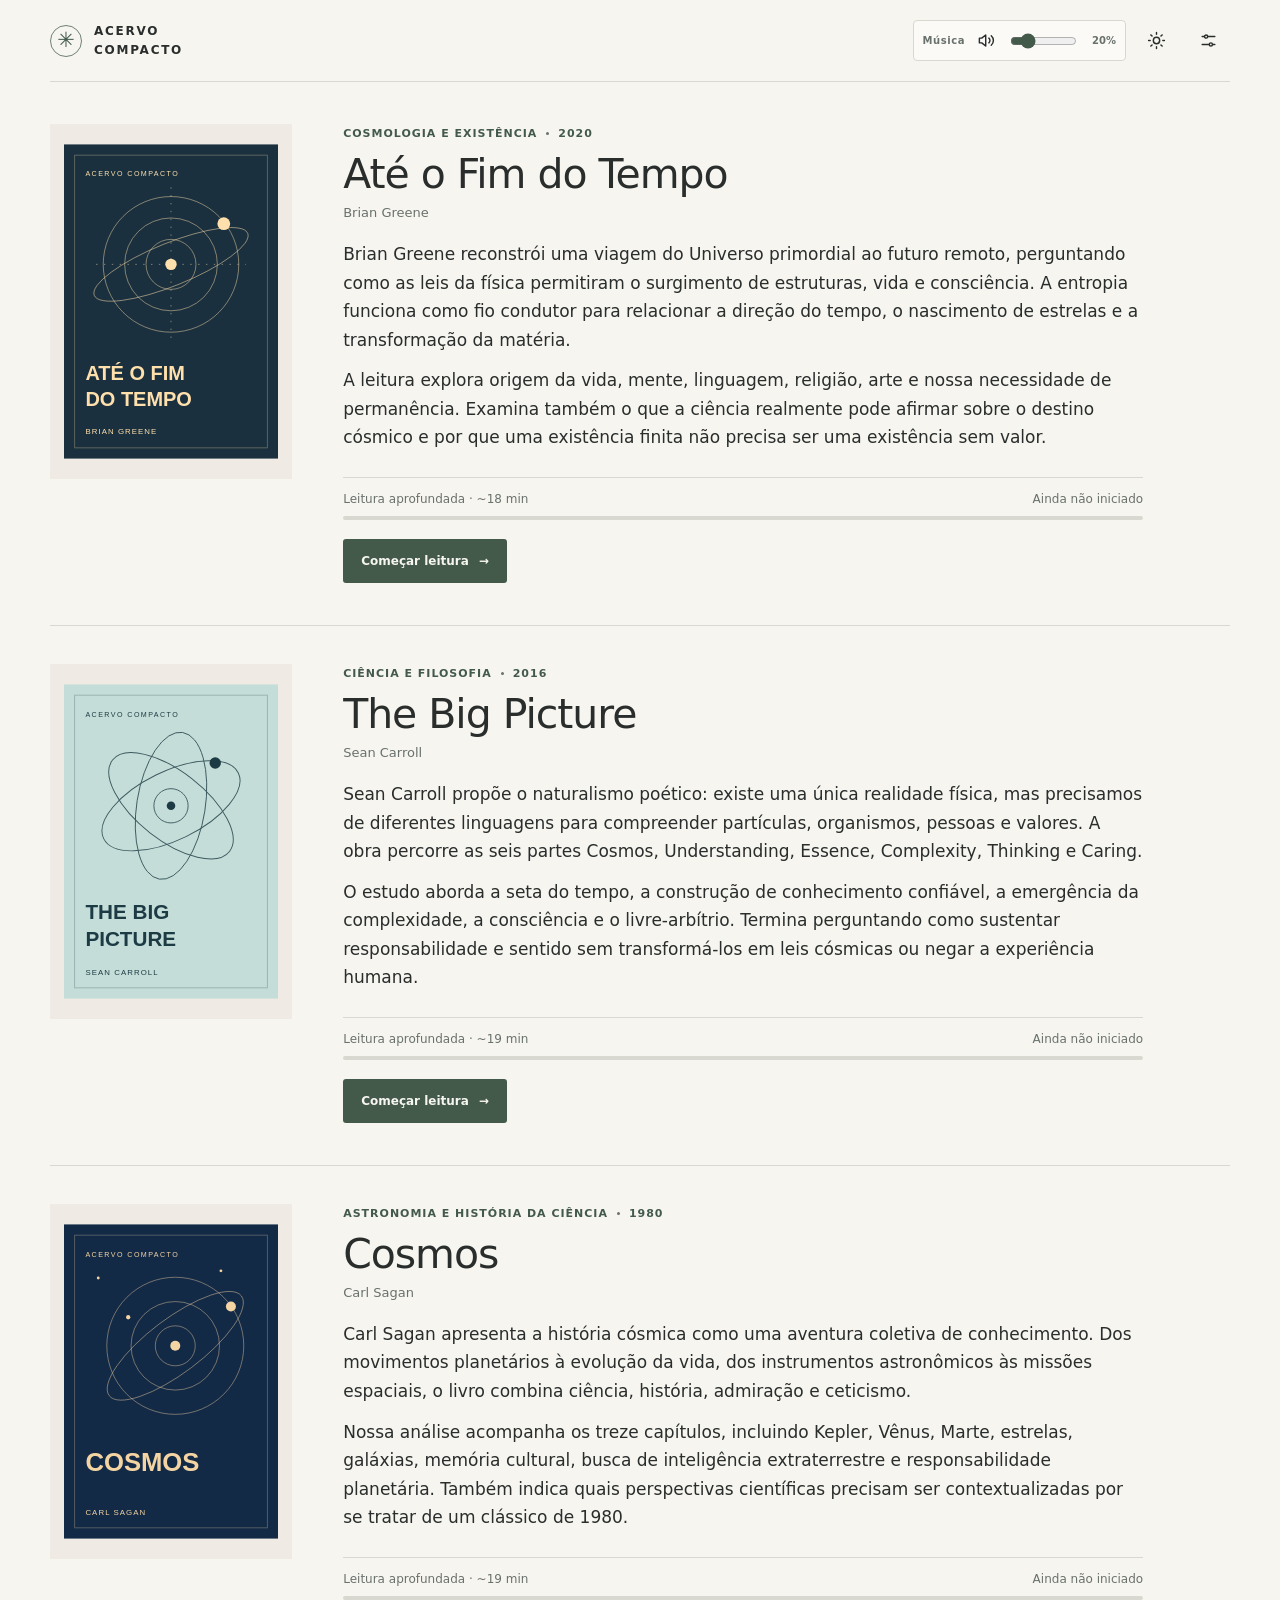
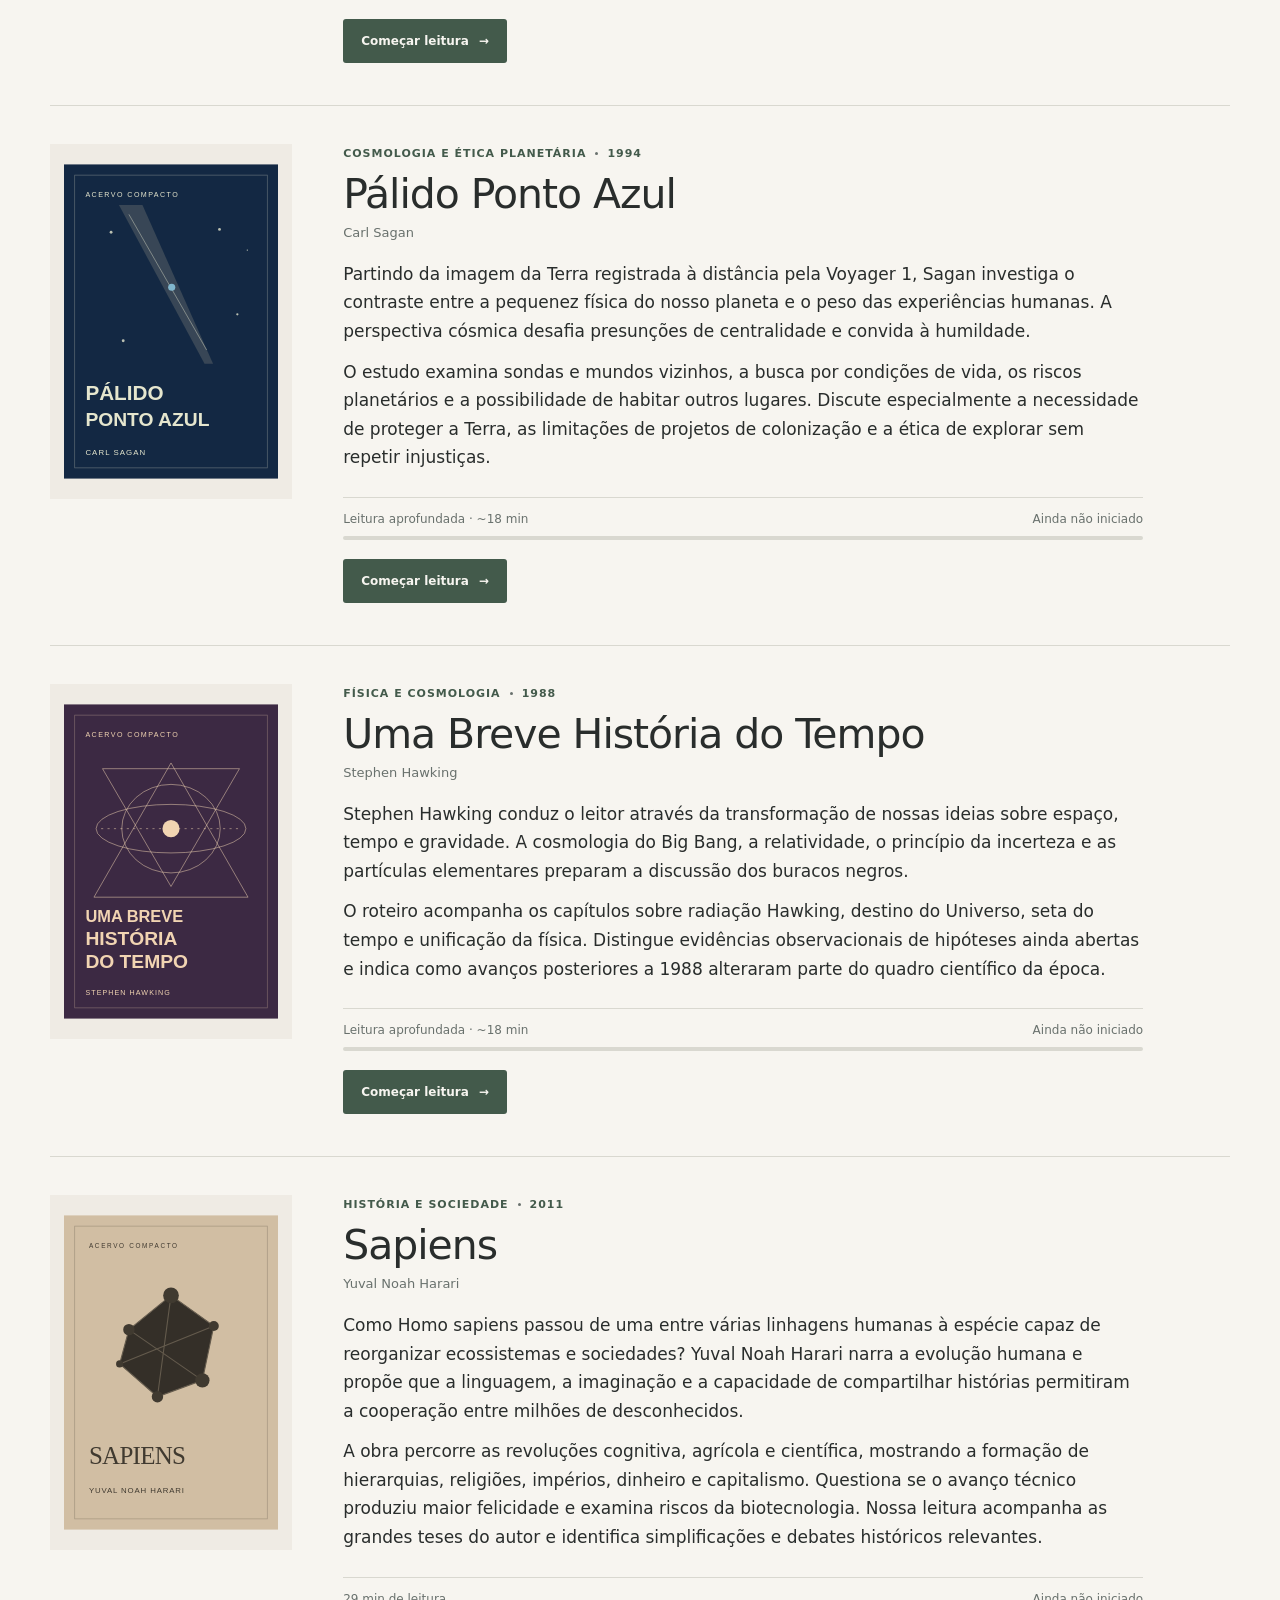
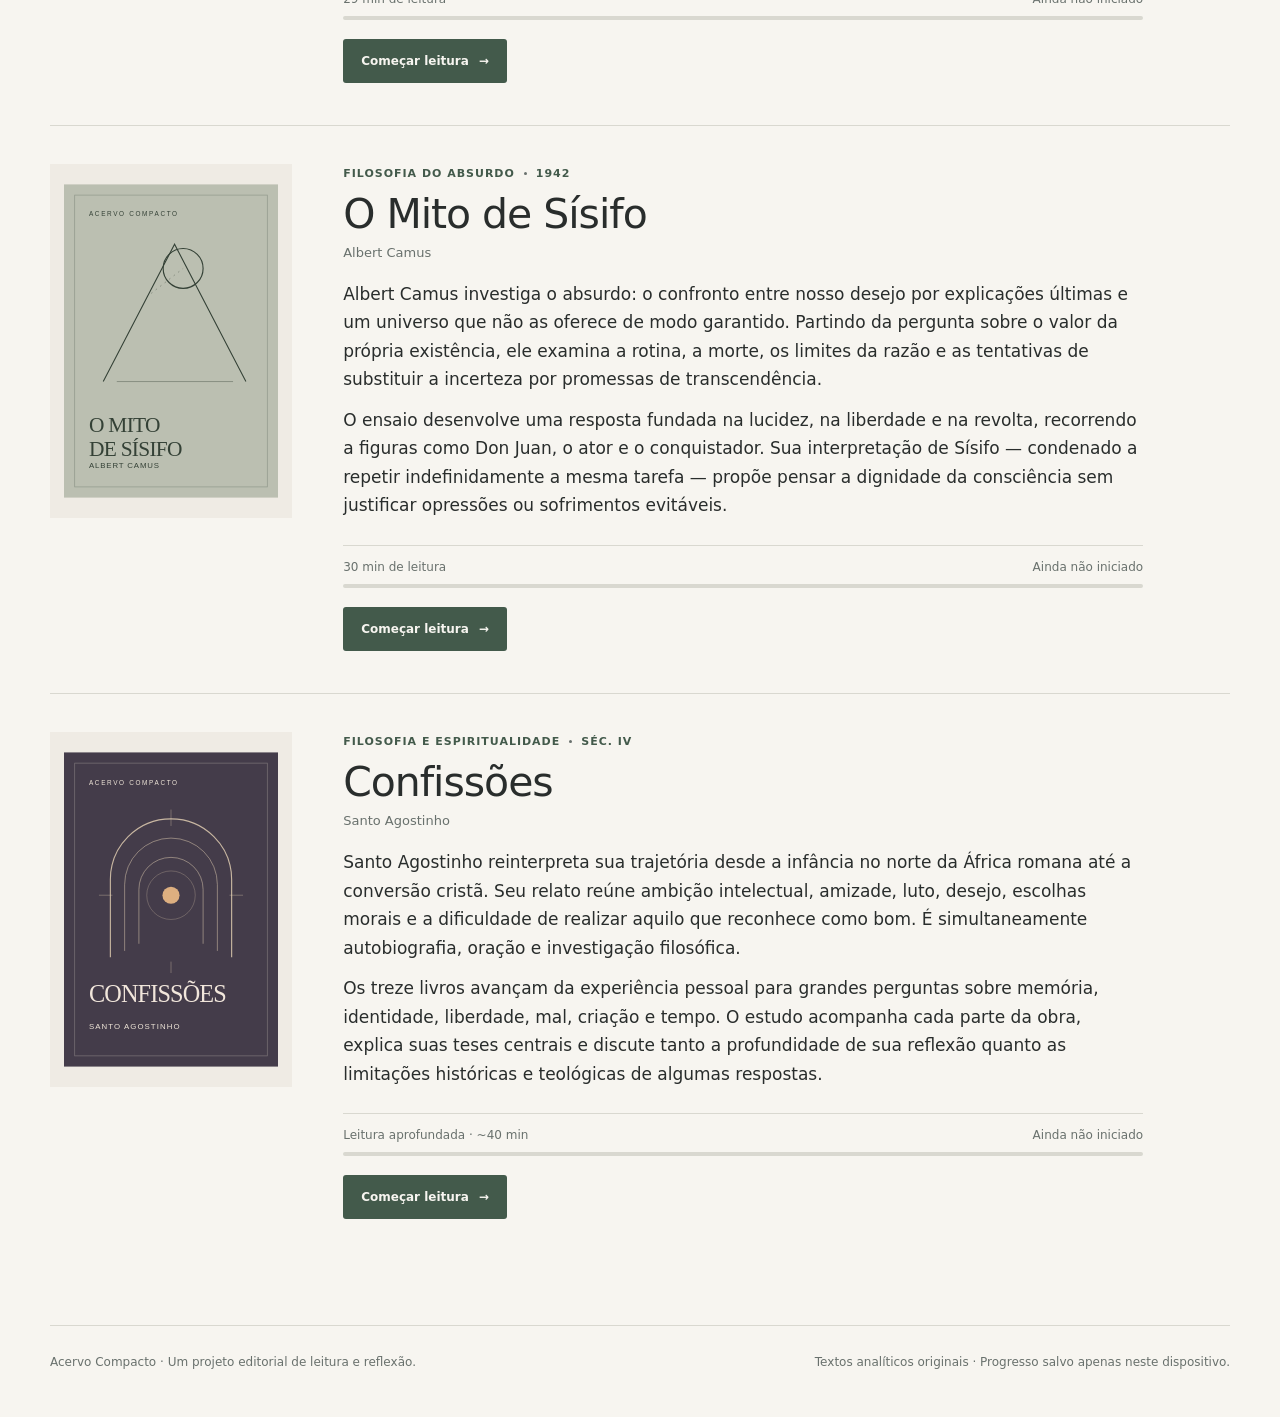
<file: index.html>
<!DOCTYPE html><html lang="pt-BR"><head><meta charset="utf-8"><meta name="viewport" content="width=device-width,initial-scale=1"><meta name="color-scheme" content="light dark"><meta name="application-name" content="Acervo Compacto"><meta name="theme-color" content="#F7F5F0"><meta name="description" content="Acervo Compacto: estudos autorais de cosmologia, ciência, filosofia e história, com narração neural e progresso individual."><title>Início · Acervo Compacto</title><link rel="icon" type="image/svg+xml" href="assets/images/favicon.svg"><link rel="stylesheet" href="assets/css/styles.css"><script>try{const t=JSON.parse(localStorage.getItem('biblioteca.existencia.v1.preferences')||'{}').theme;document.documentElement.dataset.theme=t==='dark'||(t!=='light'&&matchMedia('(prefers-color-scheme:dark)').matches)?'dark':'light'}catch(e){document.documentElement.dataset.theme=matchMedia('(prefers-color-scheme:dark)').matches?'dark':'light'}</script></head><body data-page="home"><a class="skip-link" href="#biblioteca">Ir para as obras</a><div class="storage-warning" role="status"></div><header class="topbar wrap ">
<a class="masthead" href="index.html" aria-label="Acervo Compacto — Início"><span class="brand-symbol" aria-hidden="true">✳</span><span class="brand-name">Acervo<br>Compacto</span></a>
<nav class="top-actions" aria-label="Ações gerais"><button type="button" class="icon-button" data-theme-toggle aria-label="Alternar tema" title="Alternar tema"><svg aria-hidden="true" viewBox="0 0 24 24" width="19" height="19" fill="none" stroke="currentColor" stroke-width="1.8" stroke-linecap="round" stroke-linejoin="round"><circle cx="12" cy="12" r="4"/><path d="M12 2v2m0 16v2M4.9 4.9l1.5 1.5m11.2 11.2 1.5 1.5M2 12h2m16 0h2M4.9 19.1l1.5-1.5M17.6 6.4l1.5-1.5"/></svg></button><button type="button" class="icon-button" data-open-settings aria-label="Preferências" title="Preferências"><svg aria-hidden="true" viewBox="0 0 24 24" width="19" height="19" fill="none" stroke="currentColor" stroke-width="1.8" stroke-linecap="round" stroke-linejoin="round"><path d="M4 7h16M4 17h16"/><circle cx="9" cy="7" r="2" fill="var(--bg)"/><circle cx="15" cy="17" r="2" fill="var(--bg)"/></svg></button></nav></header><main class="wrap home-main"><h1 class="sr-only">Acervo Compacto</h1><section id="biblioteca" aria-labelledby="biblioteca-heading"><h2 id="biblioteca-heading" class="sr-only">Catálogo de livros</h2><div class="books-grid" aria-label="Catálogo de livros com progresso individual"><article class="book-card" data-book-card="ate-o-fim-do-tempo" aria-labelledby="book-ate-o-fim-do-tempo"><a class="book-cover-link" href="livros/ate-o-fim-do-tempo/index.html" aria-label="Abrir Até o Fim do Tempo"><div class="cover-frame"><img src="assets/images/ate-o-fim-do-tempo.svg" alt="Representação editorial original de Até o Fim do Tempo" loading="lazy" width="300" height="440"></div></a><div class="book-content"><div class="card-meta"><span>Cosmologia e existência</span><span class="dot"></span><span>2020</span></div><h3 id="book-ate-o-fim-do-tempo"><a href="livros/ate-o-fim-do-tempo/index.html" class="book-title-link">Até o Fim do Tempo</a></h3><p class="book-author">Brian Greene</p><div class="book-summary"><p>Brian Greene reconstrói uma viagem do Universo primordial ao futuro remoto, perguntando como as leis da física permitiram o surgimento de estruturas, vida e consciência. A entropia funciona como fio condutor para relacionar a direção do tempo, o nascimento de estrelas e a transformação da matéria.</p><p>A leitura explora origem da vida, mente, linguagem, religião, arte e nossa necessidade de permanência. Examina também o que a ciência realmente pode afirmar sobre o destino cósmico e por que uma existência finita não precisa ser uma existência sem valor.</p></div><div class="book-progress"><div class="book-footer"><span>Leitura aprofundada · ~18 min</span><span data-progress-label>Ainda não iniciado</span></div><div class="progress-track" role="progressbar" aria-label="Progresso de Até o Fim do Tempo" aria-valuemin="0" aria-valuemax="100" aria-valuenow="0"><div class="progress-fill" data-progress-fill></div></div></div><a class="book-cta" href="livros/ate-o-fim-do-tempo/index.html" data-resume-link><span data-resume-text>Começar leitura</span><span aria-hidden="true"> →</span></a></div></article><article class="book-card" data-book-card="the-big-picture" aria-labelledby="book-the-big-picture"><a class="book-cover-link" href="livros/the-big-picture/index.html" aria-label="Abrir The Big Picture"><div class="cover-frame"><img src="assets/images/the-big-picture.svg" alt="Representação editorial original de The Big Picture" loading="lazy" width="300" height="440"></div></a><div class="book-content"><div class="card-meta"><span>Ciência e filosofia</span><span class="dot"></span><span>2016</span></div><h3 id="book-the-big-picture"><a href="livros/the-big-picture/index.html" class="book-title-link">The Big Picture</a></h3><p class="book-author">Sean Carroll</p><div class="book-summary"><p>Sean Carroll propõe o naturalismo poético: existe uma única realidade física, mas precisamos de diferentes linguagens para compreender partículas, organismos, pessoas e valores. A obra percorre as seis partes Cosmos, Understanding, Essence, Complexity, Thinking e Caring.</p><p>O estudo aborda a seta do tempo, a construção de conhecimento confiável, a emergência da complexidade, a consciência e o livre-arbítrio. Termina perguntando como sustentar responsabilidade e sentido sem transformá-los em leis cósmicas ou negar a experiência humana.</p></div><div class="book-progress"><div class="book-footer"><span>Leitura aprofundada · ~19 min</span><span data-progress-label>Ainda não iniciado</span></div><div class="progress-track" role="progressbar" aria-label="Progresso de The Big Picture" aria-valuemin="0" aria-valuemax="100" aria-valuenow="0"><div class="progress-fill" data-progress-fill></div></div></div><a class="book-cta" href="livros/the-big-picture/index.html" data-resume-link><span data-resume-text>Começar leitura</span><span aria-hidden="true"> →</span></a></div></article><article class="book-card" data-book-card="cosmos" aria-labelledby="book-cosmos"><a class="book-cover-link" href="livros/cosmos/index.html" aria-label="Abrir Cosmos"><div class="cover-frame"><img src="assets/images/cosmos.svg" alt="Representação editorial original de Cosmos" loading="lazy" width="300" height="440"></div></a><div class="book-content"><div class="card-meta"><span>Astronomia e história da ciência</span><span class="dot"></span><span>1980</span></div><h3 id="book-cosmos"><a href="livros/cosmos/index.html" class="book-title-link">Cosmos</a></h3><p class="book-author">Carl Sagan</p><div class="book-summary"><p>Carl Sagan apresenta a história cósmica como uma aventura coletiva de conhecimento. Dos movimentos planetários à evolução da vida, dos instrumentos astronômicos às missões espaciais, o livro combina ciência, história, admiração e ceticismo.</p><p>Nossa análise acompanha os treze capítulos, incluindo Kepler, Vênus, Marte, estrelas, galáxias, memória cultural, busca de inteligência extraterrestre e responsabilidade planetária. Também indica quais perspectivas científicas precisam ser contextualizadas por se tratar de um clássico de 1980.</p></div><div class="book-progress"><div class="book-footer"><span>Leitura aprofundada · ~19 min</span><span data-progress-label>Ainda não iniciado</span></div><div class="progress-track" role="progressbar" aria-label="Progresso de Cosmos" aria-valuemin="0" aria-valuemax="100" aria-valuenow="0"><div class="progress-fill" data-progress-fill></div></div></div><a class="book-cta" href="livros/cosmos/index.html" data-resume-link><span data-resume-text>Começar leitura</span><span aria-hidden="true"> →</span></a></div></article><article class="book-card" data-book-card="palido-ponto-azul" aria-labelledby="book-palido-ponto-azul"><a class="book-cover-link" href="livros/palido-ponto-azul/index.html" aria-label="Abrir Pálido Ponto Azul"><div class="cover-frame"><img src="assets/images/palido-ponto-azul.svg" alt="Representação editorial original de Pálido Ponto Azul" loading="lazy" width="300" height="440"></div></a><div class="book-content"><div class="card-meta"><span>Cosmologia e ética planetária</span><span class="dot"></span><span>1994</span></div><h3 id="book-palido-ponto-azul"><a href="livros/palido-ponto-azul/index.html" class="book-title-link">Pálido Ponto Azul</a></h3><p class="book-author">Carl Sagan</p><div class="book-summary"><p>Partindo da imagem da Terra registrada à distância pela Voyager 1, Sagan investiga o contraste entre a pequenez física do nosso planeta e o peso das experiências humanas. A perspectiva cósmica desafia presunções de centralidade e convida à humildade.</p><p>O estudo examina sondas e mundos vizinhos, a busca por condições de vida, os riscos planetários e a possibilidade de habitar outros lugares. Discute especialmente a necessidade de proteger a Terra, as limitações de projetos de colonização e a ética de explorar sem repetir injustiças.</p></div><div class="book-progress"><div class="book-footer"><span>Leitura aprofundada · ~18 min</span><span data-progress-label>Ainda não iniciado</span></div><div class="progress-track" role="progressbar" aria-label="Progresso de Pálido Ponto Azul" aria-valuemin="0" aria-valuemax="100" aria-valuenow="0"><div class="progress-fill" data-progress-fill></div></div></div><a class="book-cta" href="livros/palido-ponto-azul/index.html" data-resume-link><span data-resume-text>Começar leitura</span><span aria-hidden="true"> →</span></a></div></article><article class="book-card" data-book-card="uma-breve-historia-do-tempo" aria-labelledby="book-uma-breve-historia-do-tempo"><a class="book-cover-link" href="livros/uma-breve-historia-do-tempo/index.html" aria-label="Abrir Uma Breve História do Tempo"><div class="cover-frame"><img src="assets/images/uma-breve-historia-do-tempo.svg" alt="Representação editorial original de Uma Breve História do Tempo" loading="lazy" width="300" height="440"></div></a><div class="book-content"><div class="card-meta"><span>Física e cosmologia</span><span class="dot"></span><span>1988</span></div><h3 id="book-uma-breve-historia-do-tempo"><a href="livros/uma-breve-historia-do-tempo/index.html" class="book-title-link">Uma Breve História do Tempo</a></h3><p class="book-author">Stephen Hawking</p><div class="book-summary"><p>Stephen Hawking conduz o leitor através da transformação de nossas ideias sobre espaço, tempo e gravidade. A cosmologia do Big Bang, a relatividade, o princípio da incerteza e as partículas elementares preparam a discussão dos buracos negros.</p><p>O roteiro acompanha os capítulos sobre radiação Hawking, destino do Universo, seta do tempo e unificação da física. Distingue evidências observacionais de hipóteses ainda abertas e indica como avanços posteriores a 1988 alteraram parte do quadro científico da época.</p></div><div class="book-progress"><div class="book-footer"><span>Leitura aprofundada · ~18 min</span><span data-progress-label>Ainda não iniciado</span></div><div class="progress-track" role="progressbar" aria-label="Progresso de Uma Breve História do Tempo" aria-valuemin="0" aria-valuemax="100" aria-valuenow="0"><div class="progress-fill" data-progress-fill></div></div></div><a class="book-cta" href="livros/uma-breve-historia-do-tempo/index.html" data-resume-link><span data-resume-text>Começar leitura</span><span aria-hidden="true"> →</span></a></div></article><article class="book-card" data-book-card="sapiens" aria-labelledby="book-sapiens">
<a class="book-cover-link" href="livros/sapiens/index.html" aria-label="Abrir Sapiens"><div class="cover-frame"><img src="assets/images/sapiens.svg" alt="Representação editorial original de Sapiens" loading="lazy" width="300" height="440"></div></a>
<div class="book-content">
<div class="card-meta"><span>História e sociedade</span><span class="dot"></span><span>2011</span></div>
<h3 id="book-sapiens"><a href="livros/sapiens/index.html" class="book-title-link">Sapiens</a></h3>
<p class="book-author">Yuval Noah Harari</p>
<div class="book-summary"><p>Como Homo sapiens passou de uma entre várias linhagens humanas à espécie capaz de reorganizar ecossistemas e sociedades? Yuval Noah Harari narra a evolução humana e propõe que a linguagem, a imaginação e a capacidade de compartilhar histórias permitiram a cooperação entre milhões de desconhecidos.</p><p>A obra percorre as revoluções cognitiva, agrícola e científica, mostrando a formação de hierarquias, religiões, impérios, dinheiro e capitalismo. Questiona se o avanço técnico produziu maior felicidade e examina riscos da biotecnologia. Nossa leitura acompanha as grandes teses do autor e identifica simplificações e debates históricos relevantes.</p></div>
<div class="book-progress">
<div class="book-footer"><span>29 min de leitura</span><span data-progress-label>Ainda não iniciado</span></div>
<div class="progress-track" role="progressbar" aria-label="Progresso de Sapiens" aria-valuemin="0" aria-valuemax="100" aria-valuenow="0"><div class="progress-fill" data-progress-fill></div></div></div>
<a class="book-cta" href="livros/sapiens/index.html" data-resume-link><span data-resume-text>Começar leitura</span><span aria-hidden="true"> →</span></a>
</div></article><article class="book-card" data-book-card="o-mito-de-sisifo" aria-labelledby="book-o-mito-de-sisifo">
<a class="book-cover-link" href="livros/o-mito-de-sisifo/index.html" aria-label="Abrir O Mito de Sísifo"><div class="cover-frame"><img src="assets/images/o-mito-de-sisifo.svg" alt="Representação editorial original de O Mito de Sísifo" loading="lazy" width="300" height="440"></div></a>
<div class="book-content">
<div class="card-meta"><span>Filosofia do absurdo</span><span class="dot"></span><span>1942</span></div>
<h3 id="book-o-mito-de-sisifo"><a href="livros/o-mito-de-sisifo/index.html" class="book-title-link">O Mito de Sísifo</a></h3>
<p class="book-author">Albert Camus</p>
<div class="book-summary"><p>Albert Camus investiga o absurdo: o confronto entre nosso desejo por explicações últimas e um universo que não as oferece de modo garantido. Partindo da pergunta sobre o valor da própria existência, ele examina a rotina, a morte, os limites da razão e as tentativas de substituir a incerteza por promessas de transcendência.</p><p>O ensaio desenvolve uma resposta fundada na lucidez, na liberdade e na revolta, recorrendo a figuras como Don Juan, o ator e o conquistador. Sua interpretação de Sísifo — condenado a repetir indefinidamente a mesma tarefa — propõe pensar a dignidade da consciência sem justificar opressões ou sofrimentos evitáveis.</p></div>
<div class="book-progress">
<div class="book-footer"><span>30 min de leitura</span><span data-progress-label>Ainda não iniciado</span></div>
<div class="progress-track" role="progressbar" aria-label="Progresso de O Mito de Sísifo" aria-valuemin="0" aria-valuemax="100" aria-valuenow="0"><div class="progress-fill" data-progress-fill></div></div></div>
<a class="book-cta" href="livros/o-mito-de-sisifo/index.html" data-resume-link><span data-resume-text>Começar leitura</span><span aria-hidden="true"> →</span></a>
</div></article><article class="book-card" data-book-card="confissoes" aria-labelledby="book-confissoes">
<a class="book-cover-link" href="livros/confissoes/index.html" aria-label="Abrir Confissões"><div class="cover-frame"><img src="assets/images/confissoes.svg" alt="Capa editorial original de Confissões, de Santo Agostinho" loading="lazy" width="300" height="440"></div></a>
<div class="book-content">
<div class="card-meta"><span>Filosofia e espiritualidade</span><span class="dot"></span><span>séc. IV</span></div>
<h3 id="book-confissoes"><a href="livros/confissoes/index.html" class="book-title-link">Confissões</a></h3>
<p class="book-author">Santo Agostinho</p>
<div class="book-summary"><p>Santo Agostinho reinterpreta sua trajetória desde a infância no norte da África romana até a conversão cristã. Seu relato reúne ambição intelectual, amizade, luto, desejo, escolhas morais e a dificuldade de realizar aquilo que reconhece como bom. É simultaneamente autobiografia, oração e investigação filosófica.</p><p>Os treze livros avançam da experiência pessoal para grandes perguntas sobre memória, identidade, liberdade, mal, criação e tempo. O estudo acompanha cada parte da obra, explica suas teses centrais e discute tanto a profundidade de sua reflexão quanto as limitações históricas e teológicas de algumas respostas.</p></div>
<div class="book-progress">
<div class="book-footer"><span>Leitura aprofundada · ~40 min</span><span data-progress-label>Ainda não iniciado</span></div>
<div class="progress-track" role="progressbar" aria-label="Progresso de Confissões" aria-valuemin="0" aria-valuemax="100" aria-valuenow="0"><div class="progress-fill" data-progress-fill></div></div></div>
<a class="book-cta" href="livros/confissoes/index.html" data-resume-link><span data-resume-text>Começar leitura</span><span aria-hidden="true"> →</span></a>
</div></article></div></section></main><footer class="site-footer wrap"><span>Acervo Compacto · Um projeto editorial de leitura e reflexão.</span><span>Textos analíticos originais · Progresso salvo apenas neste dispositivo.</span></footer><dialog id="settings-dialog" class="settings-dialog" aria-labelledby="settings-title"><div class="dialog-content">
<div class="dialog-head"><div><span class="eyebrow">Seu espaço de leitura</span><h2 id="settings-title">Preferências</h2></div><button class="icon-button" type="button" aria-label="Fechar preferências" data-close-settings><svg aria-hidden="true" viewBox="0 0 24 24" width="19" height="19" fill="none" stroke="currentColor" stroke-width="1.8" stroke-linecap="round" stroke-linejoin="round"><path d="M6 6l12 12M18 6 6 18"/></svg></button></div>
<div class="settings-row"><div><div class="setting-name">Aparência</div><div class="setting-help">Usar o tema do dispositivo ou escolher manualmente.</div></div><div class="segmented" aria-label="Tema"><button type="button" data-theme-choice="light" aria-pressed="false" title="Claro">☼</button><button type="button" data-theme-choice="dark" aria-pressed="false" title="Escuro">☾</button><button type="button" data-theme-choice="auto" aria-pressed="false" title="Automático">Auto</button></div></div>
<div class="settings-row"><div><div class="setting-name">Tamanho da leitura</div><div class="setting-help">Entre 16 e 26 pixels.</div></div><div class="tool-group"><button class="tool-button" type="button" data-font-down aria-label="Diminuir fonte">A−</button><span class="tool-label" data-font-current>18 px</span><button class="tool-button" type="button" data-font-up aria-label="Aumentar fonte">A+</button></div></div>
<p class="settings-footer">Progresso e preferências ficam apenas neste navegador. Não há conta, sincronização ou rastreamento.</p>
</div></dialog><div class="toast-host" aria-live="polite"></div><script type="module" src="assets/js/main.js"></script></body></html>
</file>
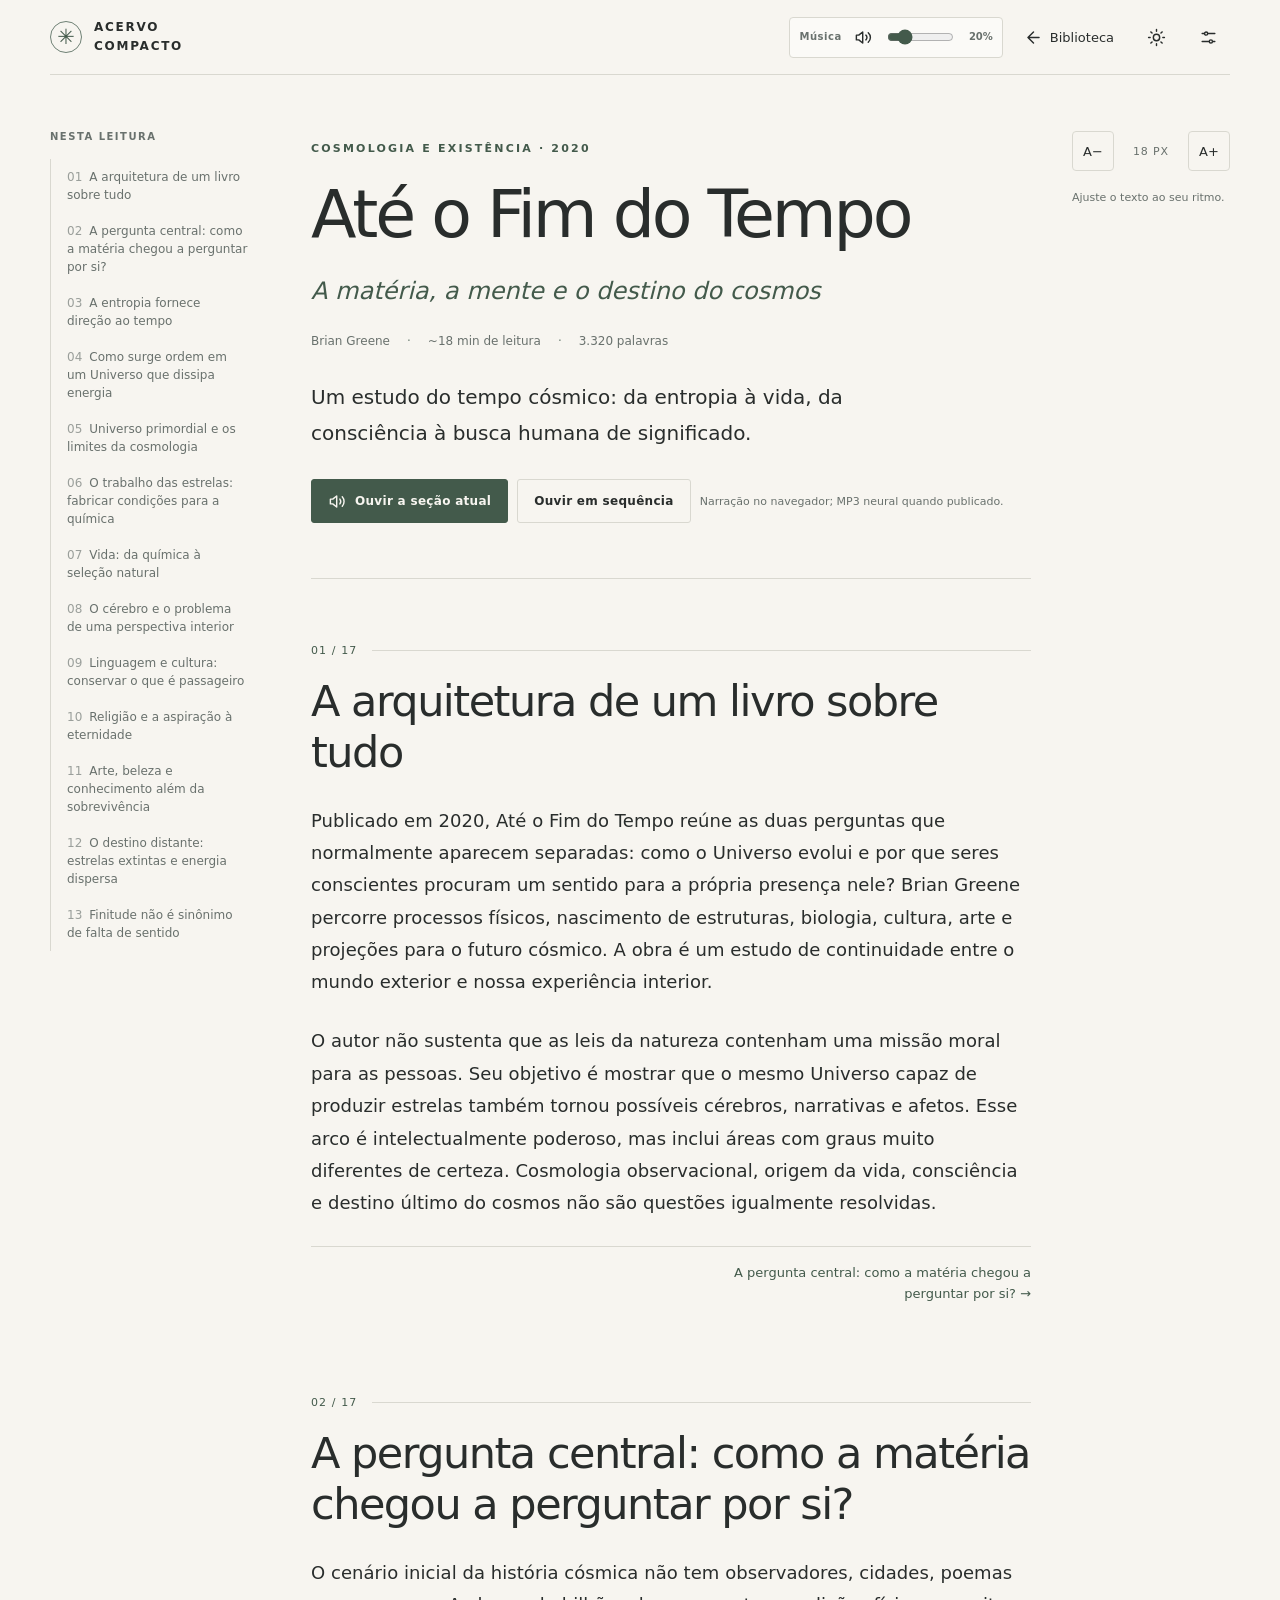
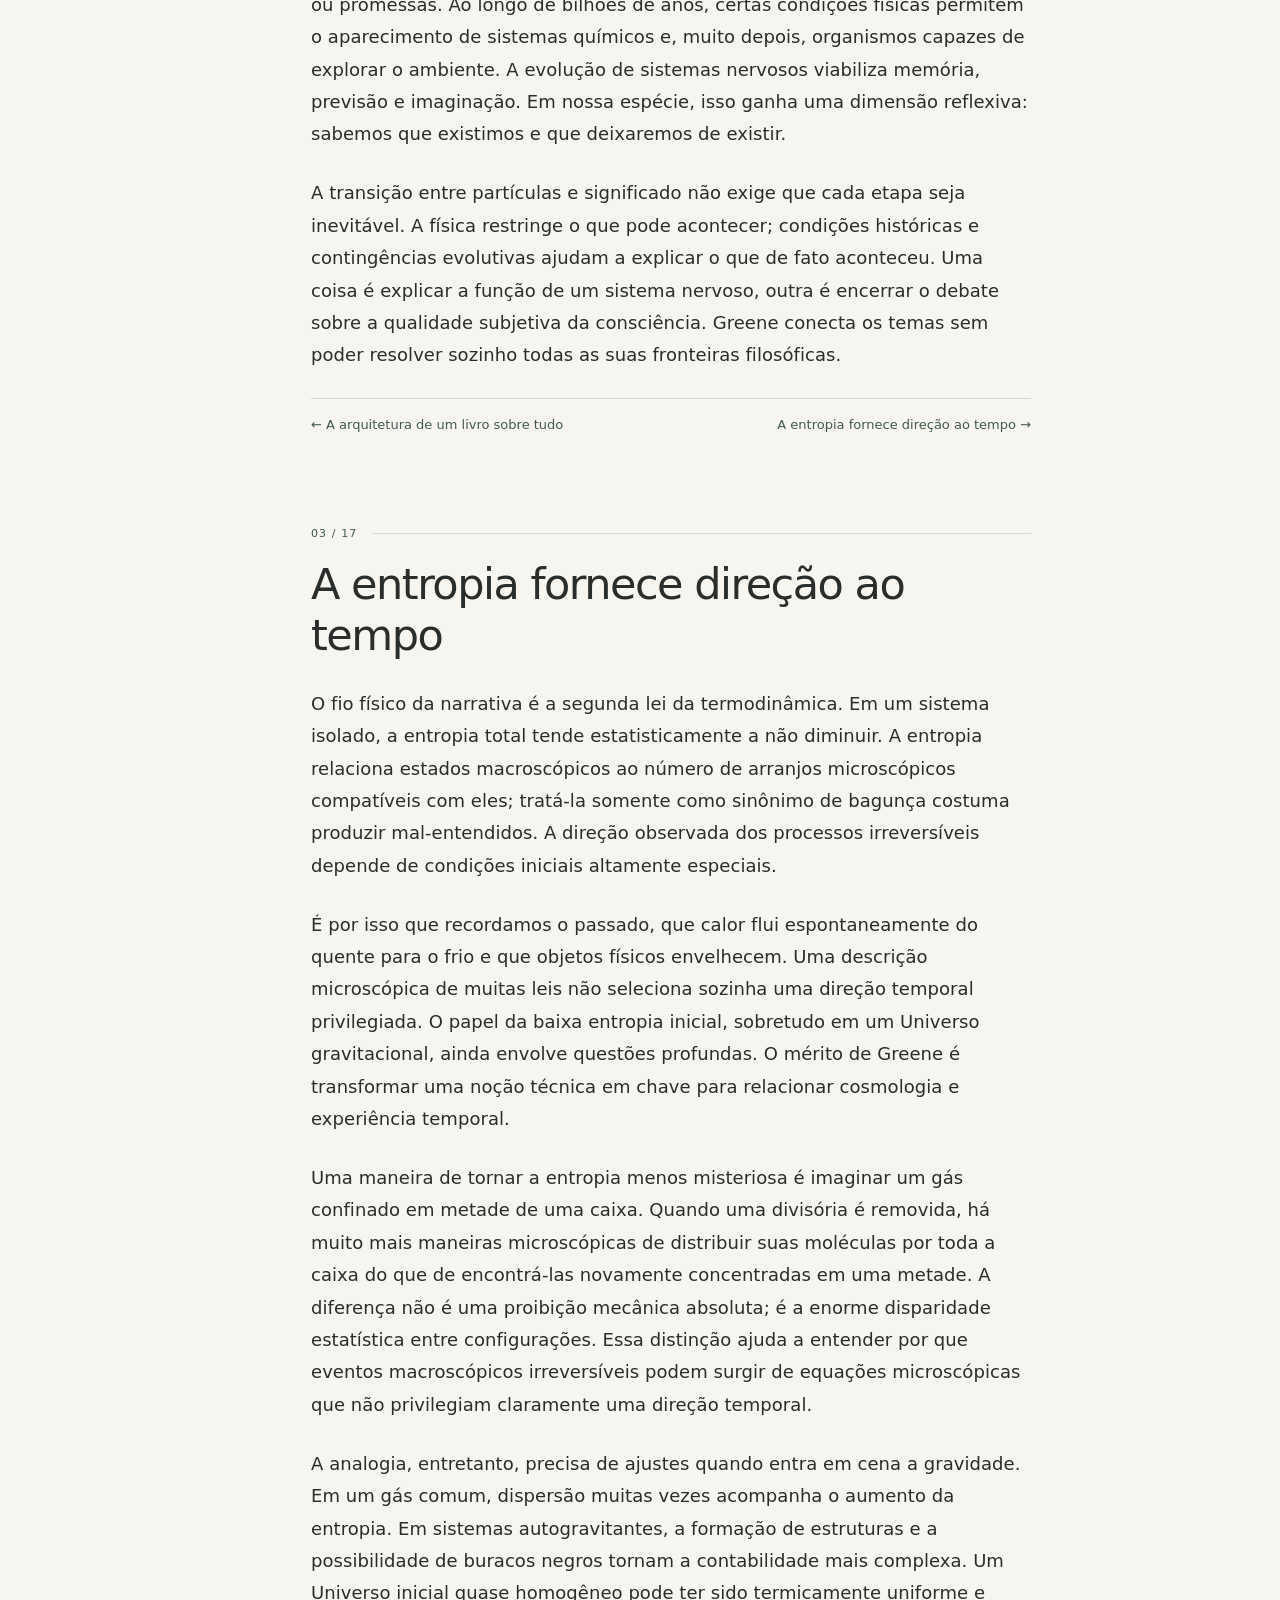
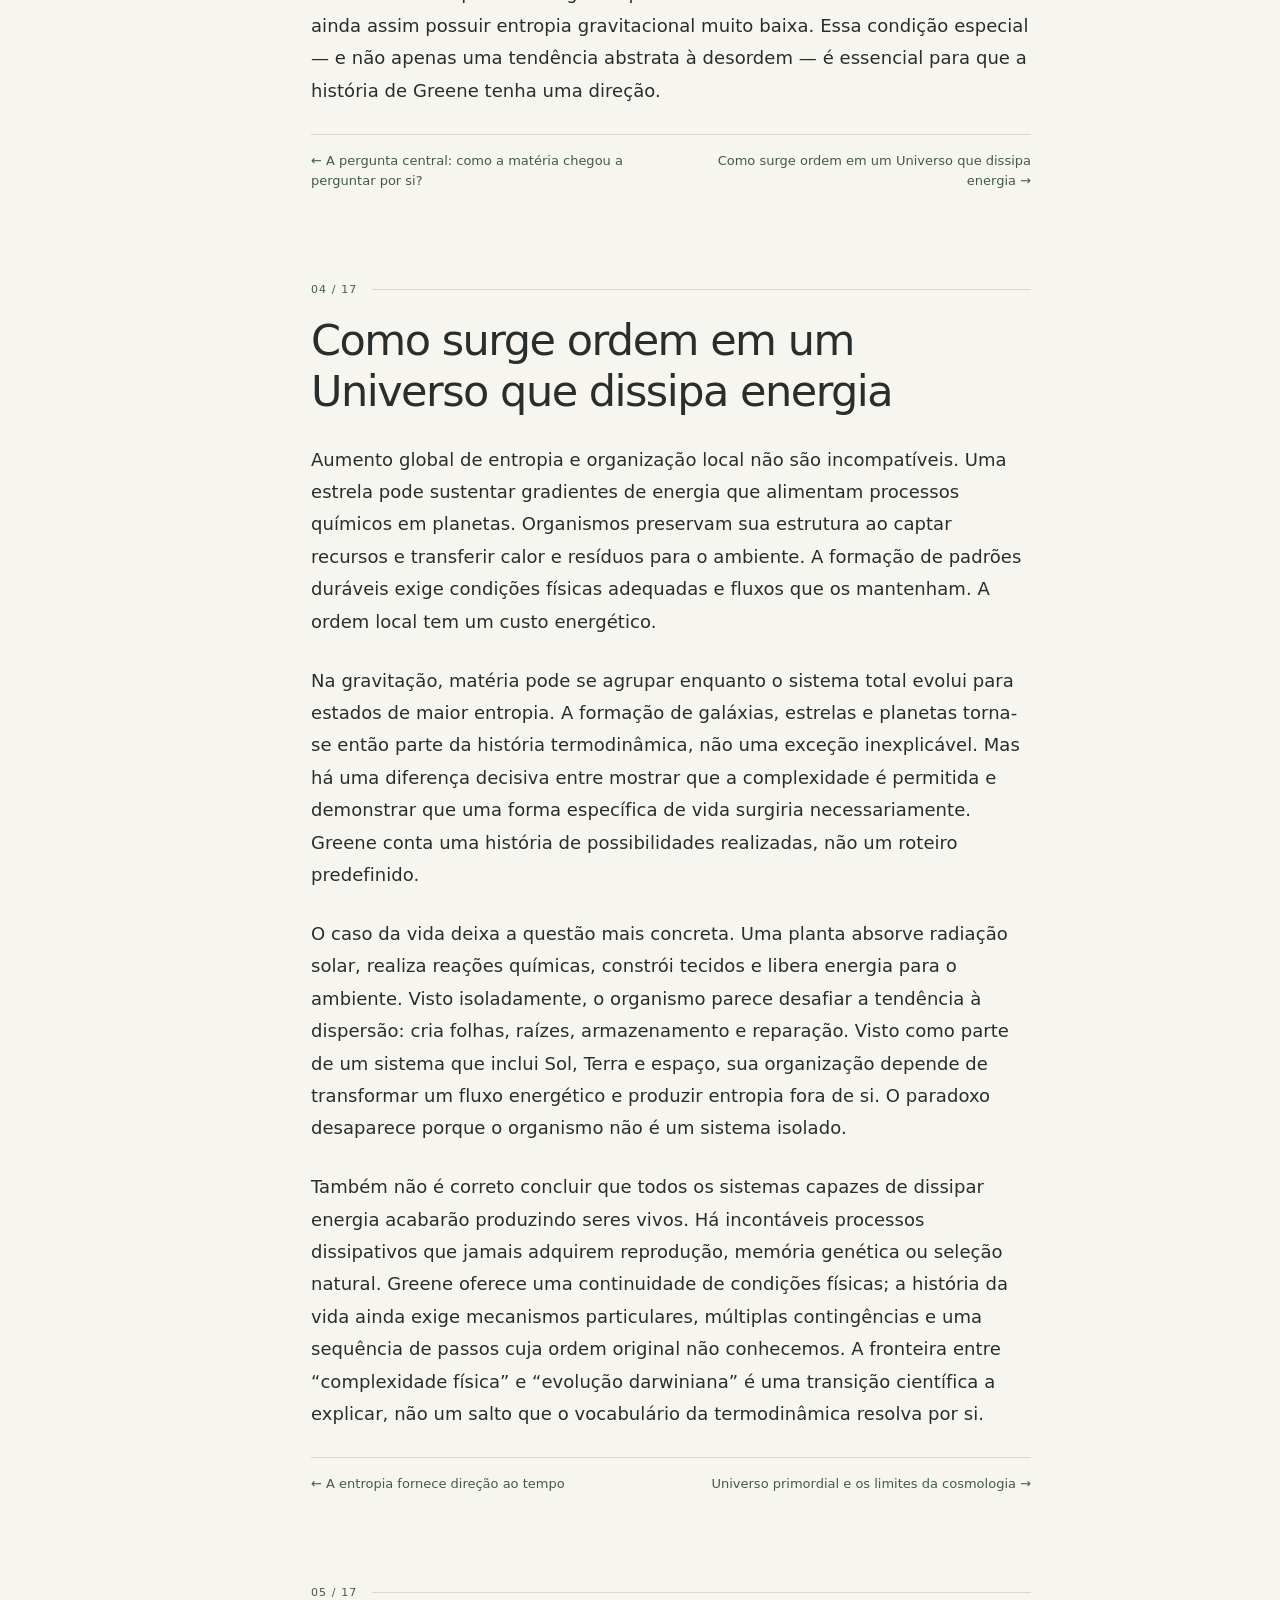
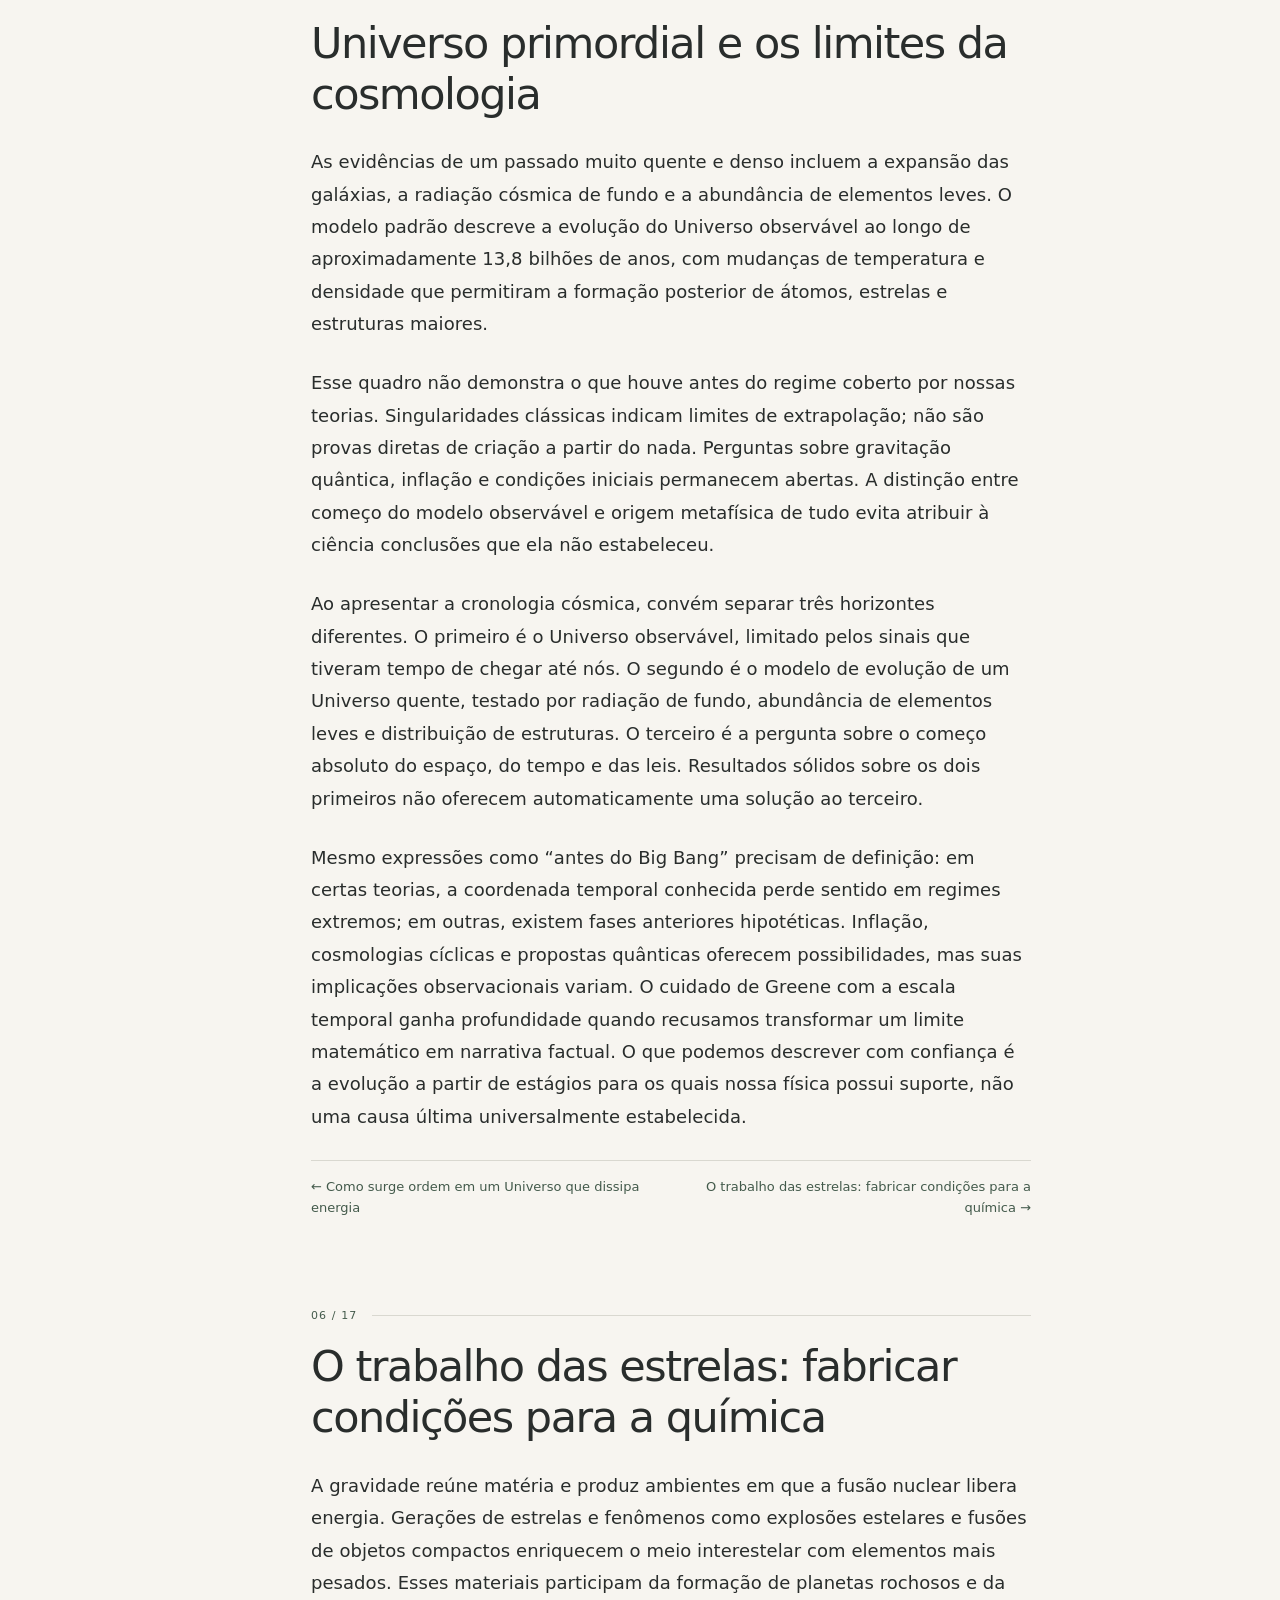
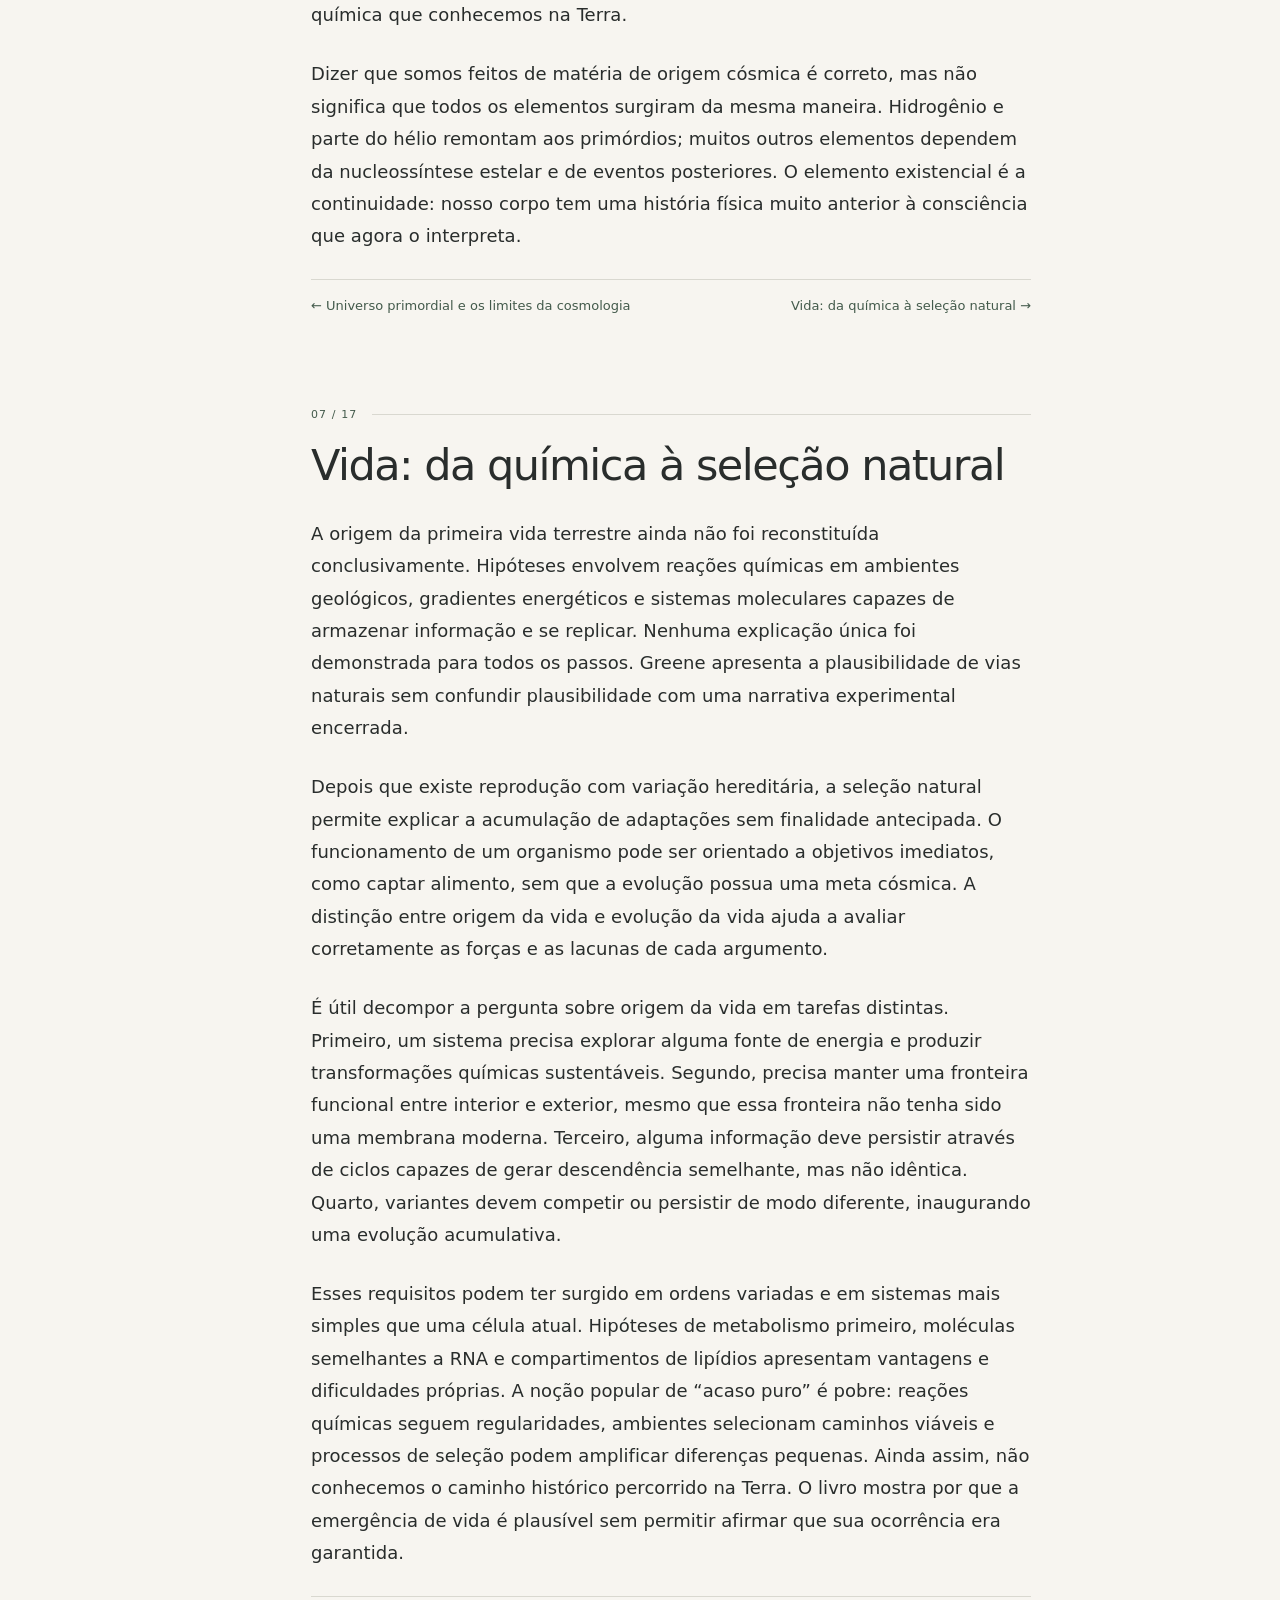
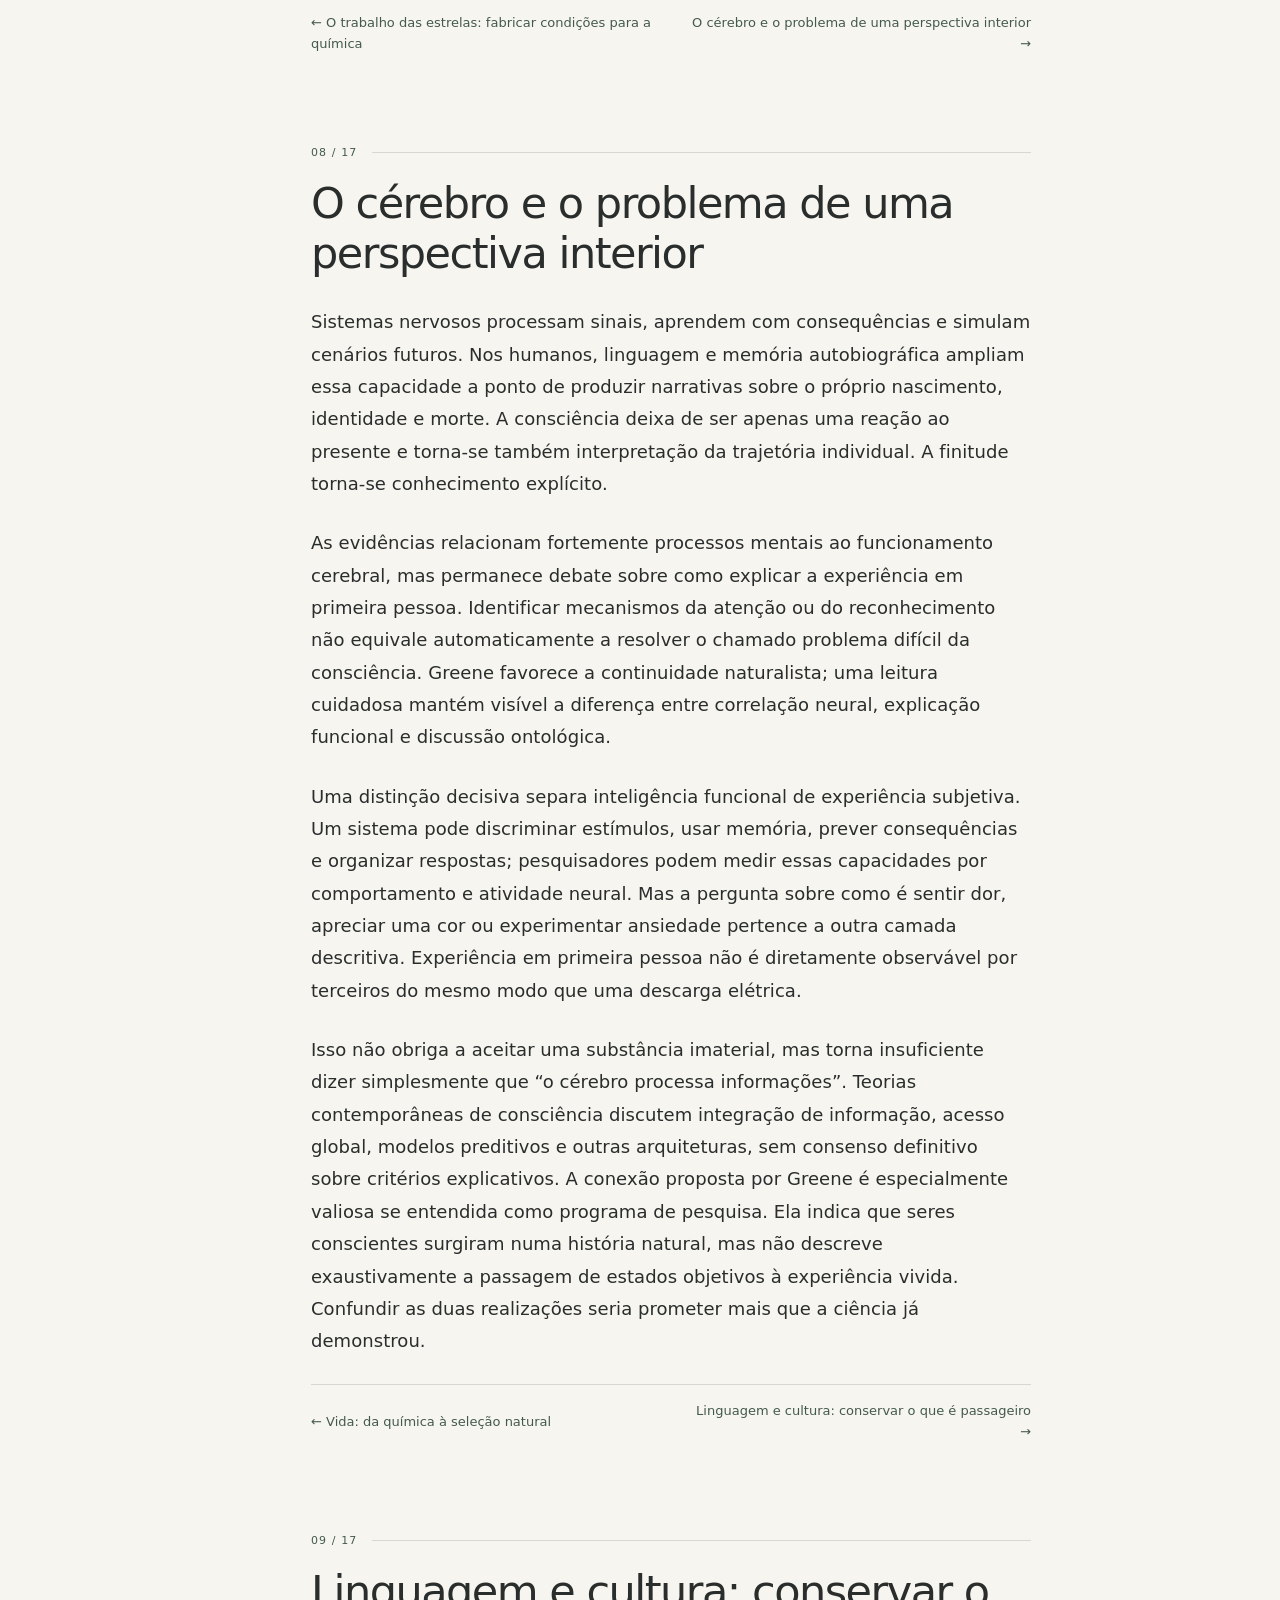
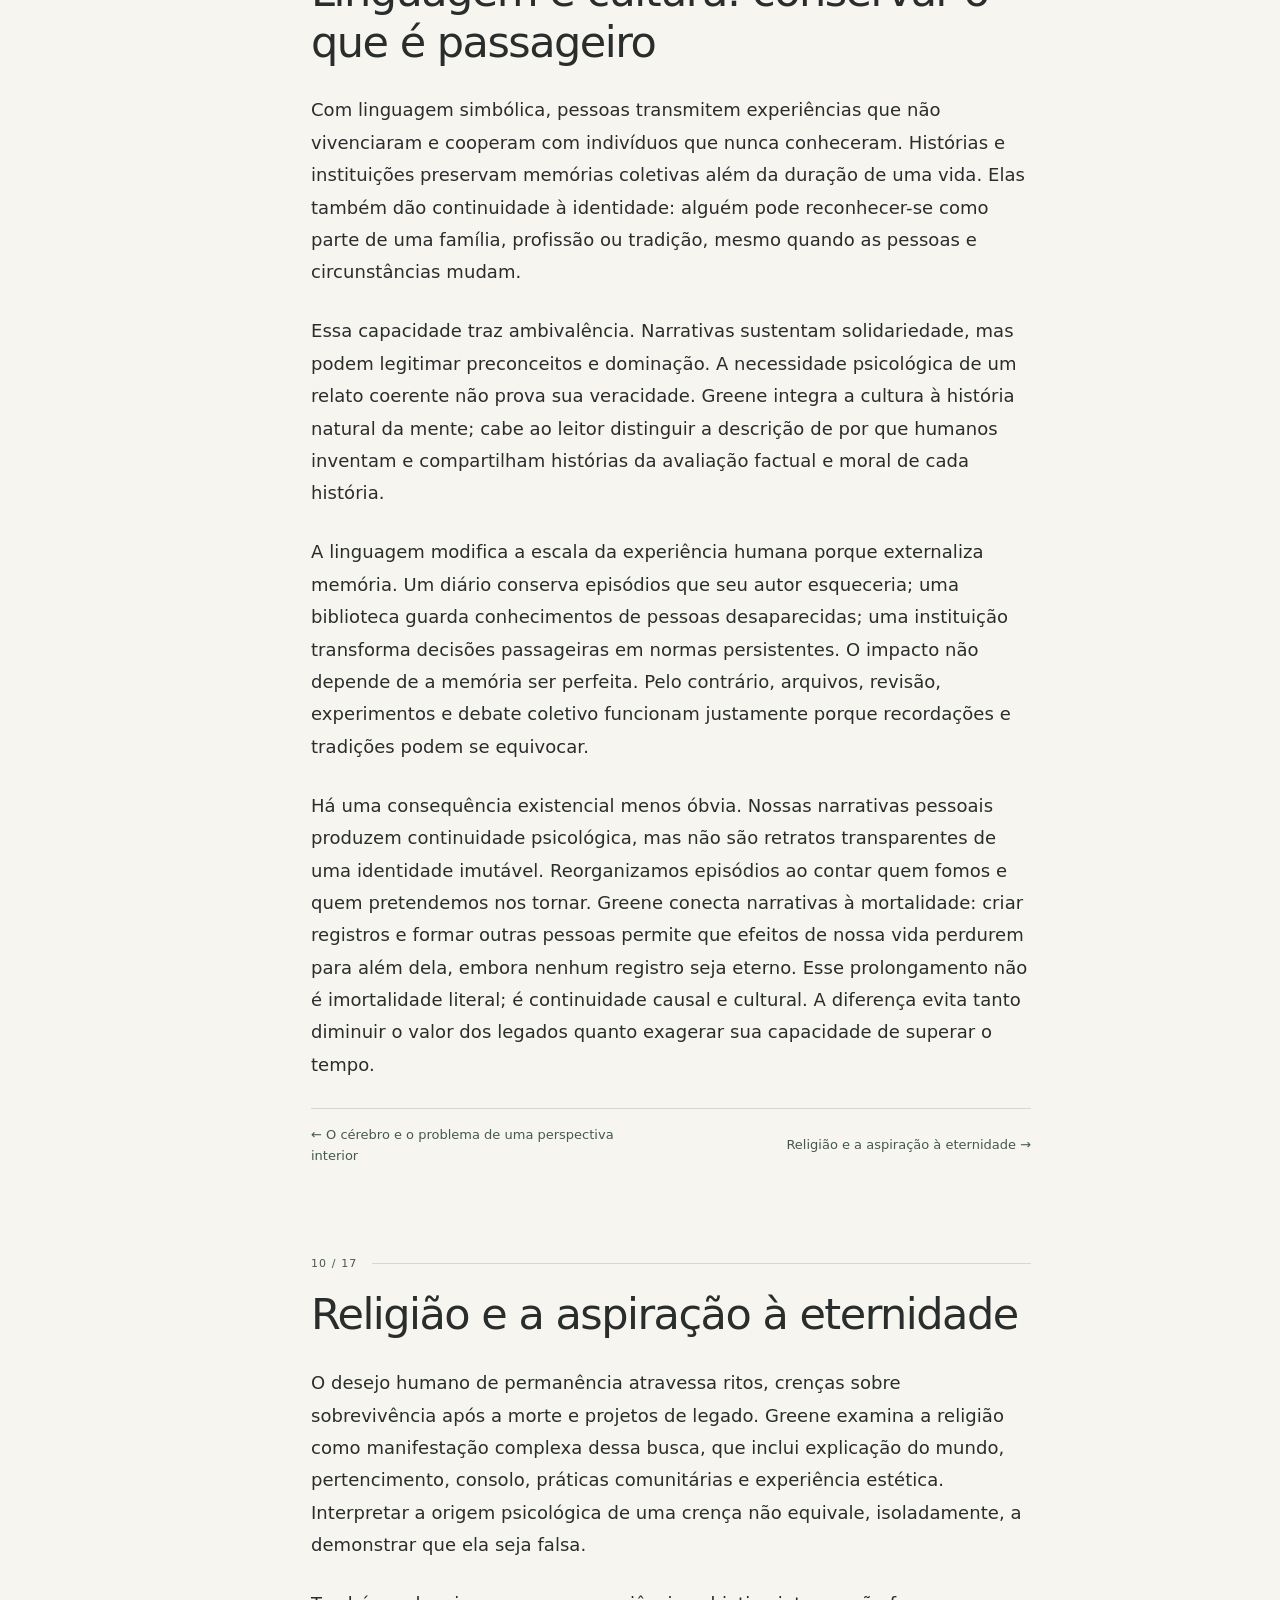
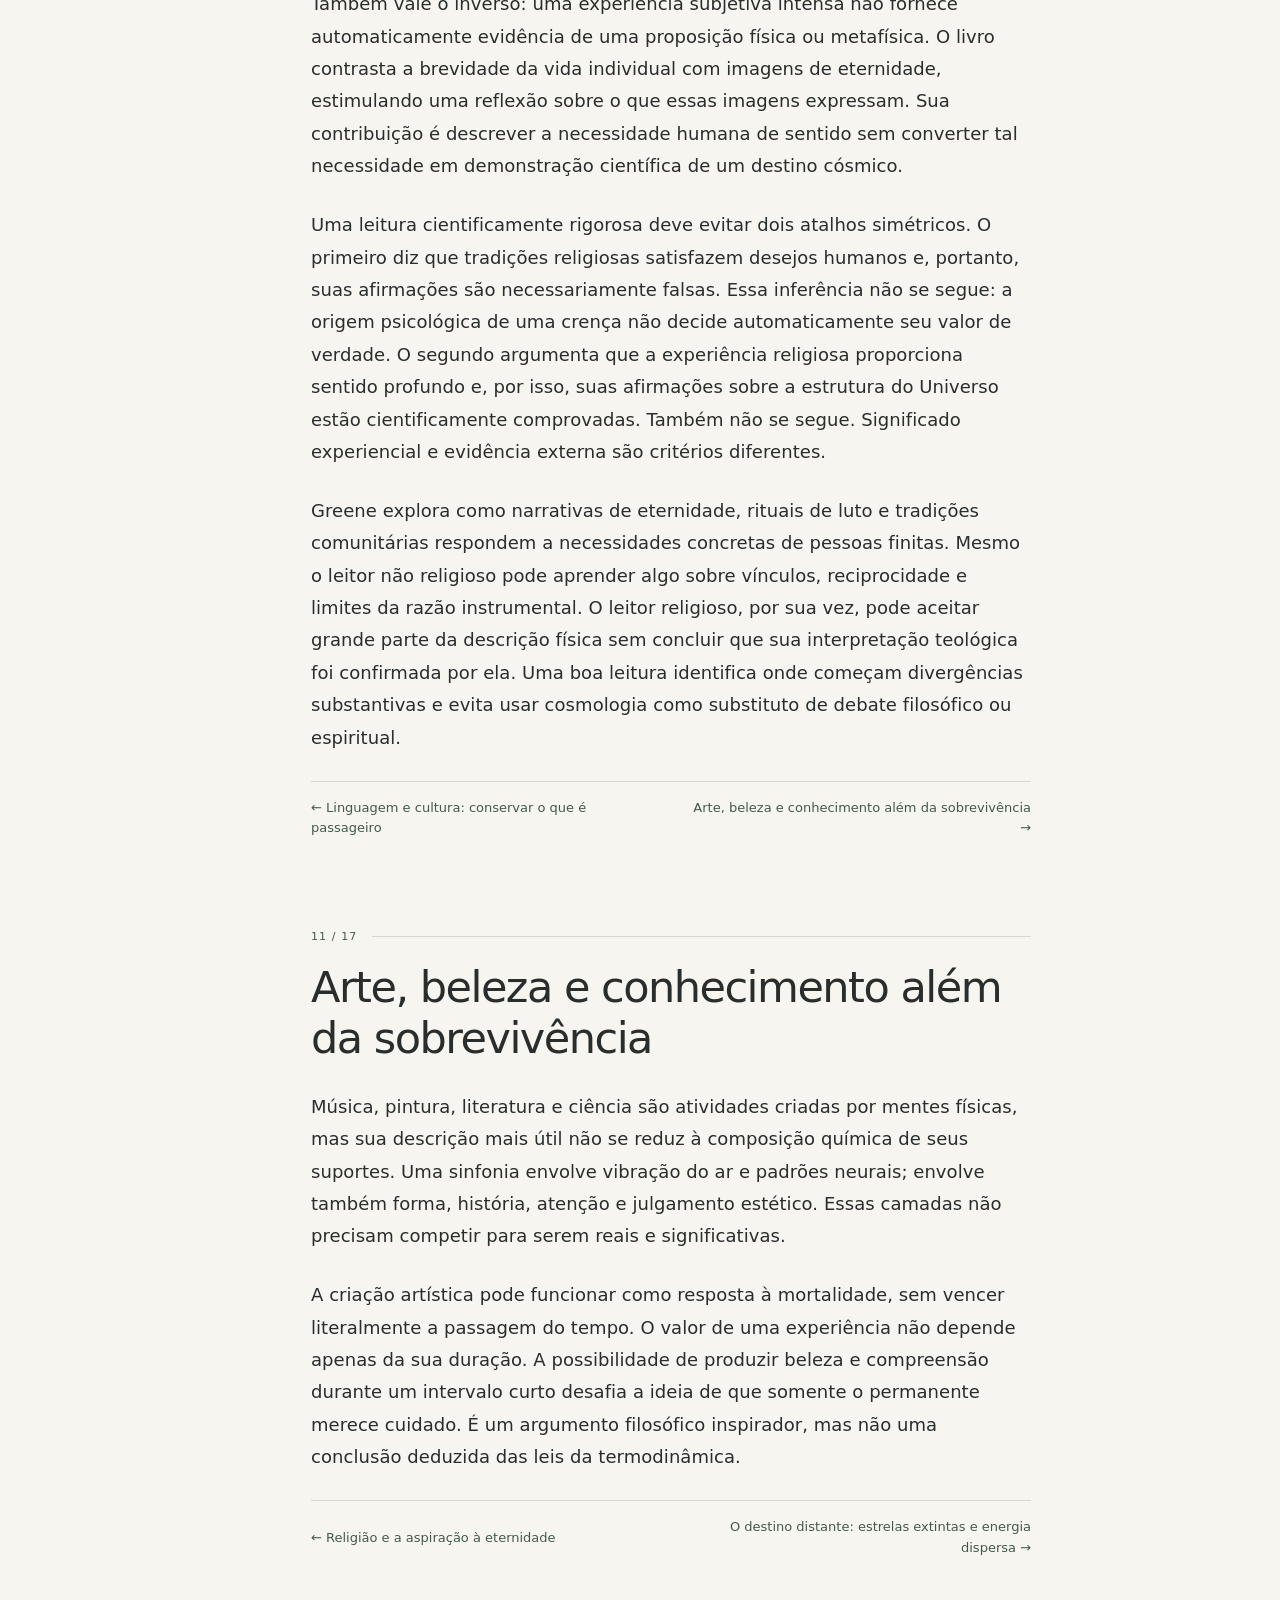
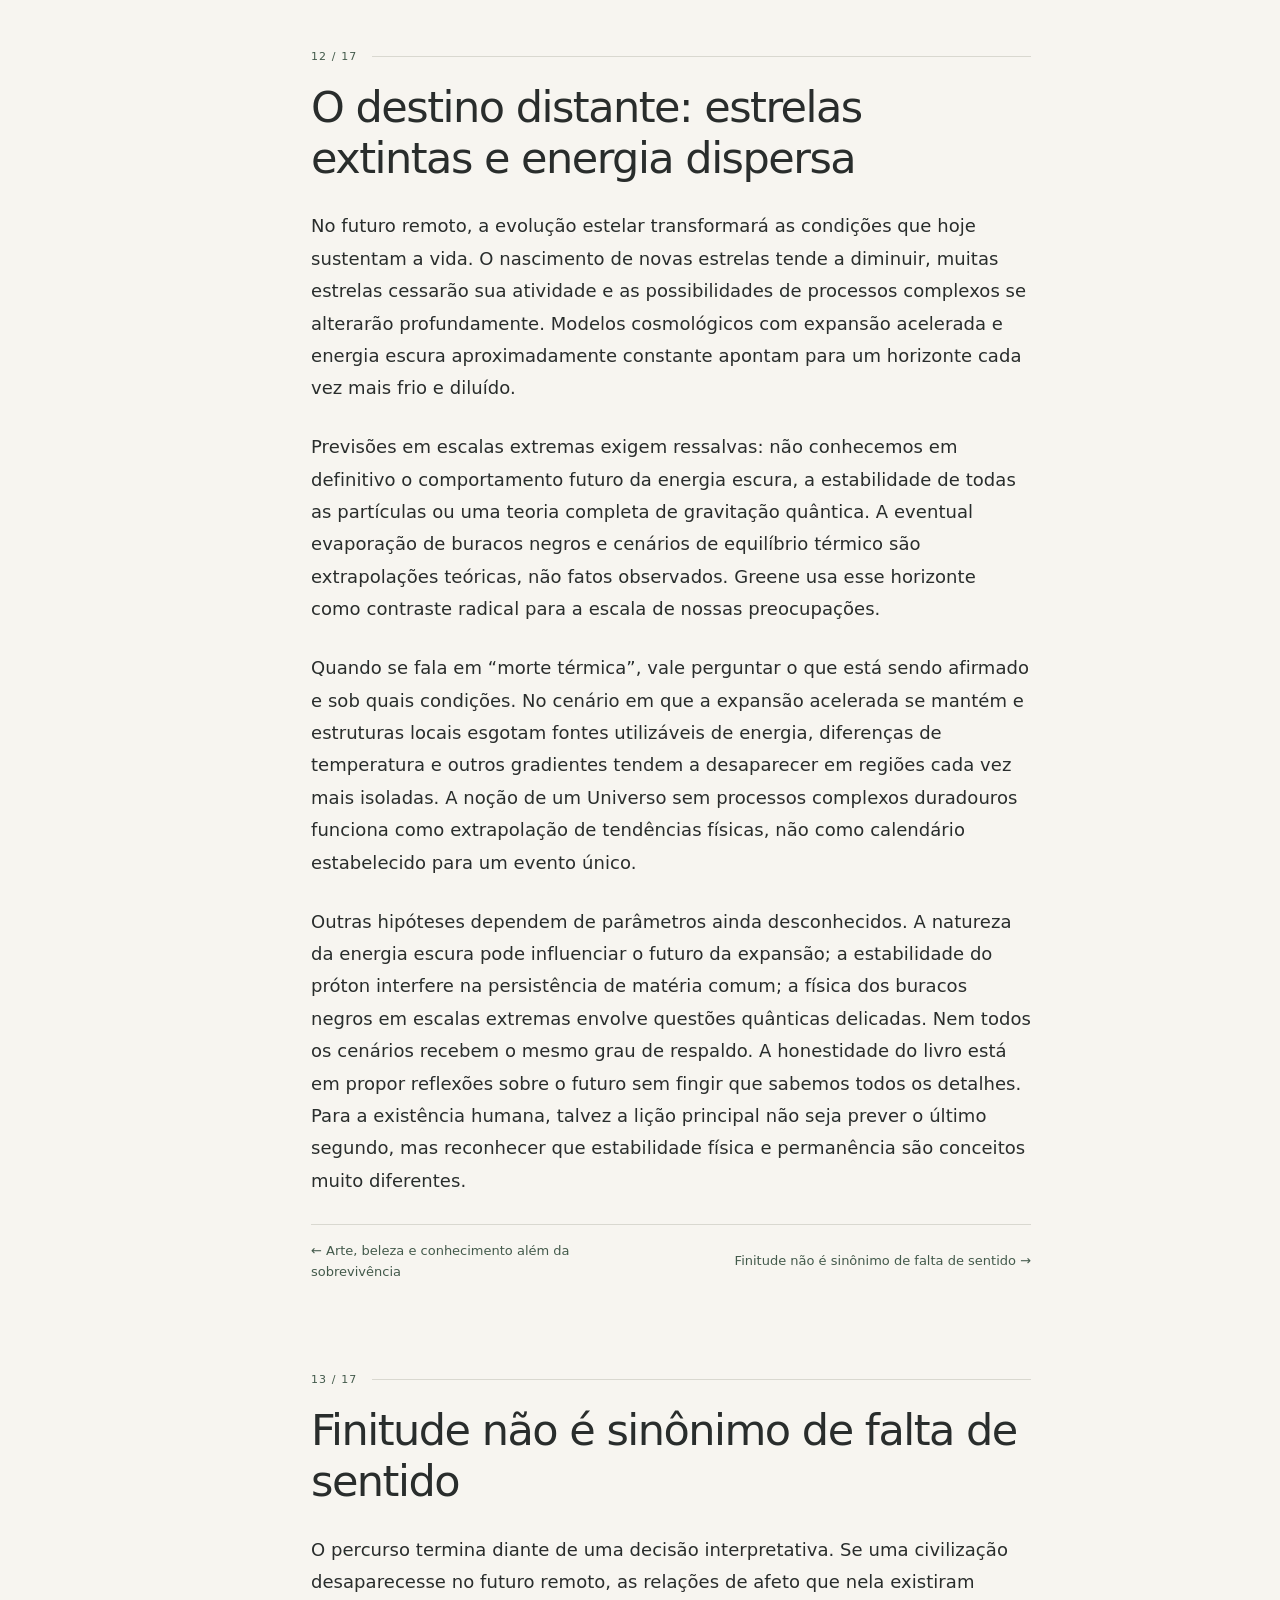
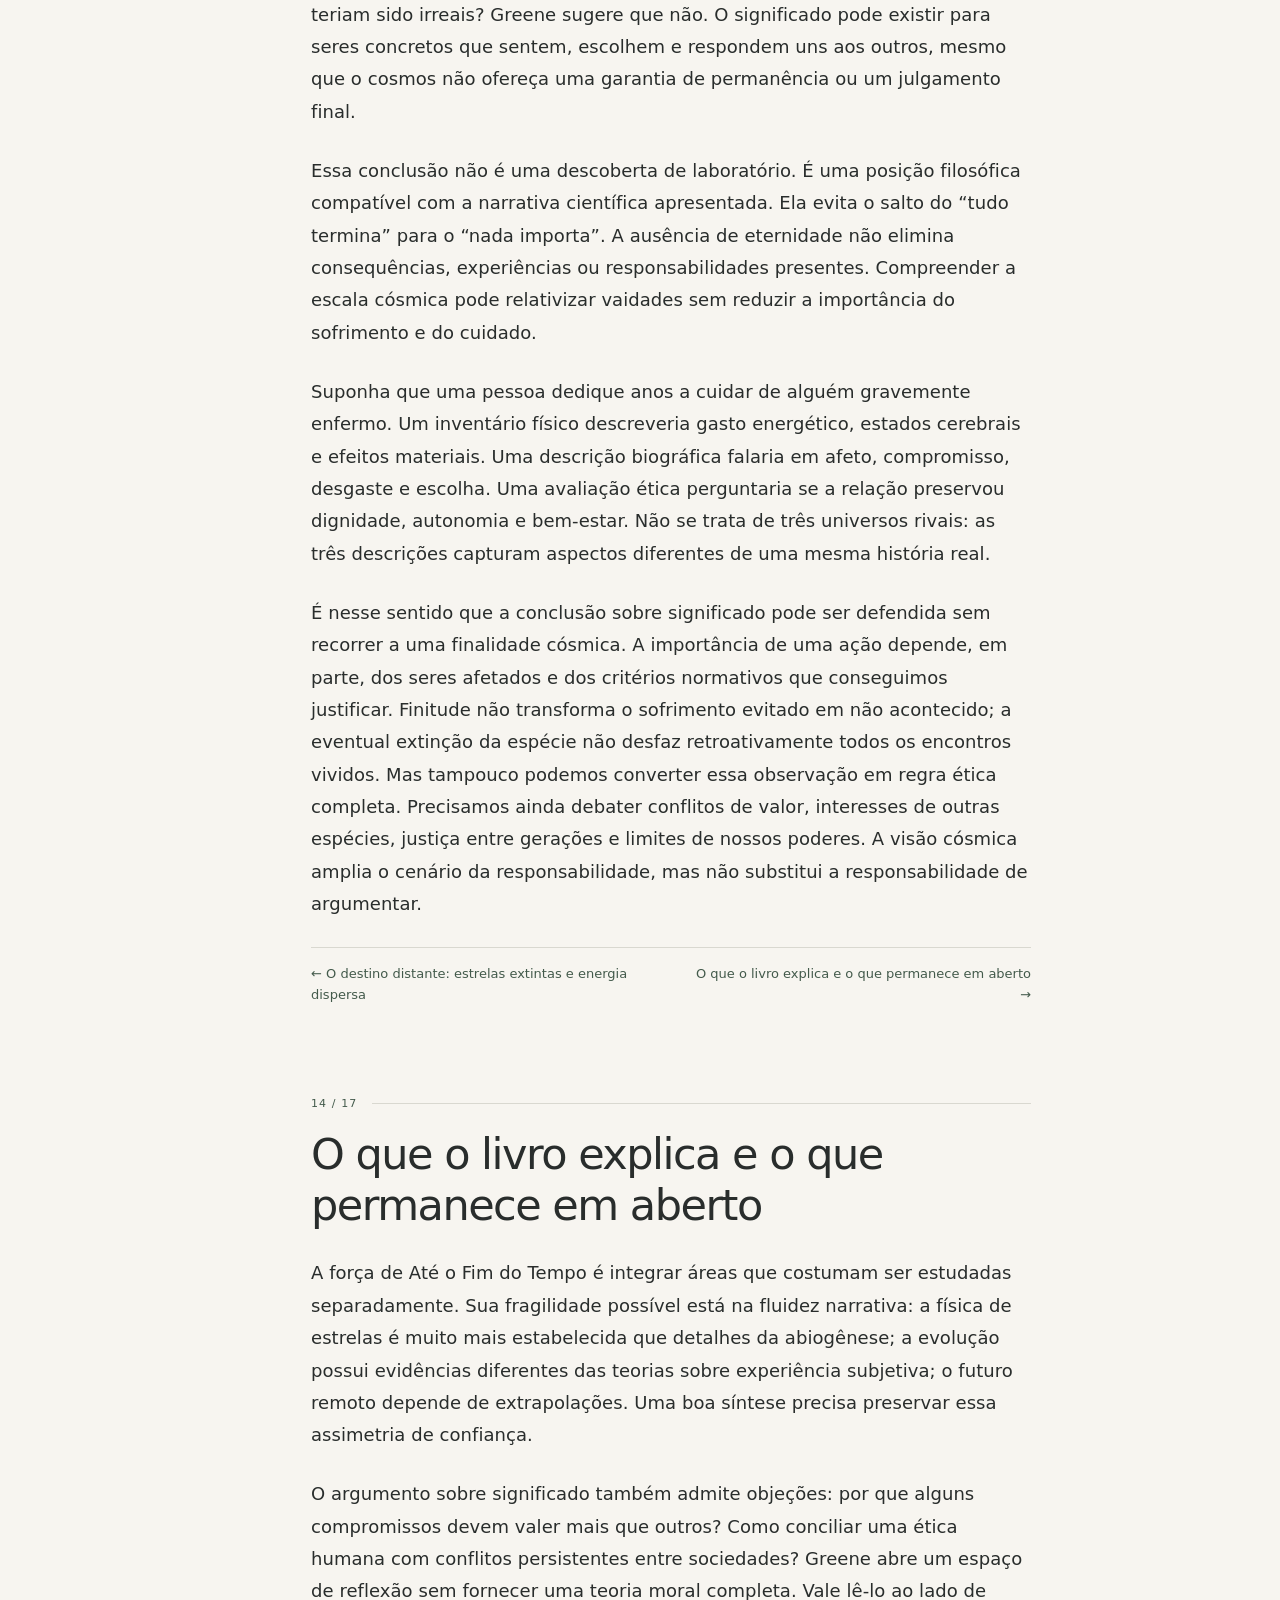
<file: livros/ate-o-fim-do-tempo/index.html>
<!DOCTYPE html><html lang="pt-BR"><head><meta charset="utf-8"><meta name="viewport" content="width=device-width,initial-scale=1"><meta name="color-scheme" content="light dark"><meta name="application-name" content="Acervo Compacto"><meta name="theme-color" content="#F7F5F0"><meta name="description" content="Um estudo do tempo cósmico: da entropia à vida, da consciência à busca humana de significado."><title>Até o Fim do Tempo · Acervo Compacto</title><link rel="icon" type="image/svg+xml" href="../../assets/images/favicon.svg"><link rel="stylesheet" href="../../assets/css/styles.css"><script>try{const t=JSON.parse(localStorage.getItem('biblioteca.existencia.v1.preferences')||'{}').theme;document.documentElement.dataset.theme=t==='dark'||(t!=='light'&&matchMedia('(prefers-color-scheme:dark)').matches)?'dark':'light'}catch(e){document.documentElement.dataset.theme=matchMedia('(prefers-color-scheme:dark)').matches?'dark':'light'}</script></head><body data-page="reader" data-book="ate-o-fim-do-tempo"><a class="skip-link" href="#content">Ir para o texto</a><div class="reading-meter" aria-hidden="true"><span data-reading-meter></span></div><div class="storage-warning" role="status"></div><header class="topbar wrap reader-header">
<a class="masthead" href="../../index.html" aria-label="Acervo Compacto — Início"><span class="brand-symbol" aria-hidden="true">✳</span><span class="brand-name">Acervo<br>Compacto</span></a>
<nav class="top-actions" aria-label="Ações gerais"><a class="text-button" href="../../index.html"><svg aria-hidden="true" viewBox="0 0 24 24" width="19" height="19" fill="none" stroke="currentColor" stroke-width="1.8" stroke-linecap="round" stroke-linejoin="round"><path d="m12 19-7-7 7-7M5 12h14"/></svg><span class="hide-small">Biblioteca</span></a><button type="button" class="icon-button" data-theme-toggle aria-label="Alternar tema" title="Alternar tema"><svg aria-hidden="true" viewBox="0 0 24 24" width="19" height="19" fill="none" stroke="currentColor" stroke-width="1.8" stroke-linecap="round" stroke-linejoin="round"><circle cx="12" cy="12" r="4"/><path d="M12 2v2m0 16v2M4.9 4.9l1.5 1.5m11.2 11.2 1.5 1.5M2 12h2m16 0h2M4.9 19.1l1.5-1.5M17.6 6.4l1.5-1.5"/></svg></button><button type="button" class="icon-button" data-open-settings aria-label="Preferências" title="Preferências"><svg aria-hidden="true" viewBox="0 0 24 24" width="19" height="19" fill="none" stroke="currentColor" stroke-width="1.8" stroke-linecap="round" stroke-linejoin="round"><path d="M4 7h16M4 17h16"/><circle cx="9" cy="7" r="2" fill="var(--bg)"/><circle cx="15" cy="17" r="2" fill="var(--bg)"/></svg></button></nav></header><div class="reader-shell wrap"><aside class="reader-sidebar" aria-label="Sumário da obra"><p class="toc-title">Nesta leitura</p><ol class="toc-list"><li><a href="#contexto"><span class="chapter-no">01</span>A arquitetura de um livro sobre tudo</a></li><li><a href="#tese"><span class="chapter-no">02</span>A pergunta central: como a matéria chegou a perguntar por si?</a></li><li><a href="#entropia"><span class="chapter-no">03</span>A entropia fornece direção ao tempo</a></li><li><a href="#ordem"><span class="chapter-no">04</span>Como surge ordem em um Universo que dissipa energia</a></li><li><a href="#origem"><span class="chapter-no">05</span>Universo primordial e os limites da cosmologia</a></li><li><a href="#estrelas"><span class="chapter-no">06</span>O trabalho das estrelas: fabricar condições para a química</a></li><li><a href="#vida"><span class="chapter-no">07</span>Vida: da química à seleção natural</a></li><li><a href="#mente"><span class="chapter-no">08</span>O cérebro e o problema de uma perspectiva interior</a></li><li><a href="#narrativas"><span class="chapter-no">09</span>Linguagem e cultura: conservar o que é passageiro</a></li><li><a href="#religiao"><span class="chapter-no">10</span>Religião e a aspiração à eternidade</a></li><li><a href="#arte"><span class="chapter-no">11</span>Arte, beleza e conhecimento além da sobrevivência</a></li><li><a href="#futuro"><span class="chapter-no">12</span>O destino distante: estrelas extintas e energia dispersa</a></li><li><a href="#significado"><span class="chapter-no">13</span>Finitude não é sinônimo de falta de sentido</a></li><li><a href="#criticas"><span class="chapter-no">14</span>O que o livro explica e o que permanece em aberto</a></li><li><a href="#conexoes"><span class="chapter-no">15</span>Diálogos com os demais livros</a></li><li><a href="#perguntas"><span class="chapter-no">16</span>Oito perguntas para reflexão</a></li><li><a href="#sintese"><span class="chapter-no">17</span>Síntese das cinco ideias centrais</a></li></ol></aside><div class="reader-tools" aria-label="Controles de leitura"><div class="tool-group"><button type="button" class="tool-button" data-font-down aria-label="Diminuir fonte">A−</button><span data-font-current class="tool-label">18 px</span><button type="button" class="tool-button" data-font-up aria-label="Aumentar fonte">A+</button></div><div class="tool-note">Ajuste o texto ao seu ritmo.</div></div><main id="content" class="reader-main"><article><header class="book-intro"><span class="eyebrow">Cosmologia e existência · 2020</span><h1>Até o Fim do Tempo</h1><p class="subtitle">A matéria, a mente e o destino do cosmos</p><div class="intro-meta"><span>Brian Greene</span><span>~18 min de leitura</span><span>3.320 palavras</span></div><p class="intro-lede">Um estudo do tempo cósmico: da entropia à vida, da consciência à busca humana de significado.</p><div class="speech-launch"><button type="button" class="solid-action" data-speech-section><svg aria-hidden="true" viewBox="0 0 24 24" width="19" height="19" fill="none" stroke="currentColor" stroke-width="1.8" stroke-linecap="round" stroke-linejoin="round"><path d="M11 5 6 9H3v6h3l5 4V5Zm4 4a5 5 0 0 1 0 6m3-9a9 9 0 0 1 0 12"/></svg> Ouvir a seção atual</button><button type="button" class="outline-action" data-speech-all>Ouvir em sequência</button><span class="voice-hint">Narração no navegador; MP3 neural quando publicado.</span></div><div class="resume-alert" data-resume-alert><strong>Última leitura: <span data-resume-percent>0%</span>.</strong><button type="button" class="small-link" data-resume-button style="border:0;border-bottom:1px solid currentColor;background:transparent;cursor:pointer">Ir ao ponto salvo</button></div></header><details class="mobile-toc"><summary>Sumário · 17 seções</summary><ol class="toc-list"><li><a href="#contexto"><span class="chapter-no">01</span>A arquitetura de um livro sobre tudo</a></li><li><a href="#tese"><span class="chapter-no">02</span>A pergunta central: como a matéria chegou a perguntar por si?</a></li><li><a href="#entropia"><span class="chapter-no">03</span>A entropia fornece direção ao tempo</a></li><li><a href="#ordem"><span class="chapter-no">04</span>Como surge ordem em um Universo que dissipa energia</a></li><li><a href="#origem"><span class="chapter-no">05</span>Universo primordial e os limites da cosmologia</a></li><li><a href="#estrelas"><span class="chapter-no">06</span>O trabalho das estrelas: fabricar condições para a química</a></li><li><a href="#vida"><span class="chapter-no">07</span>Vida: da química à seleção natural</a></li><li><a href="#mente"><span class="chapter-no">08</span>O cérebro e o problema de uma perspectiva interior</a></li><li><a href="#narrativas"><span class="chapter-no">09</span>Linguagem e cultura: conservar o que é passageiro</a></li><li><a href="#religiao"><span class="chapter-no">10</span>Religião e a aspiração à eternidade</a></li><li><a href="#arte"><span class="chapter-no">11</span>Arte, beleza e conhecimento além da sobrevivência</a></li><li><a href="#futuro"><span class="chapter-no">12</span>O destino distante: estrelas extintas e energia dispersa</a></li><li><a href="#significado"><span class="chapter-no">13</span>Finitude não é sinônimo de falta de sentido</a></li><li><a href="#criticas"><span class="chapter-no">14</span>O que o livro explica e o que permanece em aberto</a></li><li><a href="#conexoes"><span class="chapter-no">15</span>Diálogos com os demais livros</a></li><li><a href="#perguntas"><span class="chapter-no">16</span>Oito perguntas para reflexão</a></li><li><a href="#sintese"><span class="chapter-no">17</span>Síntese das cinco ideias centrais</a></li></ol></details><section id="contexto" class="reading-section" data-chapter aria-labelledby="heading-contexto"><div class="section-top"><span class="section-index">01 / 17</span><span class="section-rule"></span></div><h2 id="heading-contexto">A arquitetura de um livro sobre tudo</h2><div class="reading-body"><p id="contexto-1" data-readable>Publicado em 2020, Até o Fim do Tempo reúne as duas perguntas que normalmente aparecem separadas: como o Universo evolui e por que seres conscientes procuram um sentido para a própria presença nele? Brian Greene percorre processos físicos, nascimento de estruturas, biologia, cultura, arte e projeções para o futuro cósmico. A obra é um estudo de continuidade entre o mundo exterior e nossa experiência interior.</p><p id="contexto-2" data-readable>O autor não sustenta que as leis da natureza contenham uma missão moral para as pessoas. Seu objetivo é mostrar que o mesmo Universo capaz de produzir estrelas também tornou possíveis cérebros, narrativas e afetos. Esse arco é intelectualmente poderoso, mas inclui áreas com graus muito diferentes de certeza. Cosmologia observacional, origem da vida, consciência e destino último do cosmos não são questões igualmente resolvidas.</p></div><nav class="section-nav" aria-label="Navegação entre seções"><a href="#tese">A pergunta central: como a matéria chegou a perguntar por si? →</a></nav></section>
<section id="tese" class="reading-section" data-chapter aria-labelledby="heading-tese"><div class="section-top"><span class="section-index">02 / 17</span><span class="section-rule"></span></div><h2 id="heading-tese">A pergunta central: como a matéria chegou a perguntar por si?</h2><div class="reading-body"><p id="tese-1" data-readable>O cenário inicial da história cósmica não tem observadores, cidades, poemas ou promessas. Ao longo de bilhões de anos, certas condições físicas permitem o aparecimento de sistemas químicos e, muito depois, organismos capazes de explorar o ambiente. A evolução de sistemas nervosos viabiliza memória, previsão e imaginação. Em nossa espécie, isso ganha uma dimensão reflexiva: sabemos que existimos e que deixaremos de existir.</p><p id="tese-2" data-readable>A transição entre partículas e significado não exige que cada etapa seja inevitável. A física restringe o que pode acontecer; condições históricas e contingências evolutivas ajudam a explicar o que de fato aconteceu. Uma coisa é explicar a função de um sistema nervoso, outra é encerrar o debate sobre a qualidade subjetiva da consciência. Greene conecta os temas sem poder resolver sozinho todas as suas fronteiras filosóficas.</p></div><nav class="section-nav" aria-label="Navegação entre seções"><a href="#contexto">← A arquitetura de um livro sobre tudo</a><a href="#entropia">A entropia fornece direção ao tempo →</a></nav></section>
<section id="entropia" class="reading-section" data-chapter aria-labelledby="heading-entropia"><div class="section-top"><span class="section-index">03 / 17</span><span class="section-rule"></span></div><h2 id="heading-entropia">A entropia fornece direção ao tempo</h2><div class="reading-body"><p id="entropia-1" data-readable>O fio físico da narrativa é a segunda lei da termodinâmica. Em um sistema isolado, a entropia total tende estatisticamente a não diminuir. A entropia relaciona estados macroscópicos ao número de arranjos microscópicos compatíveis com eles; tratá-la somente como sinônimo de bagunça costuma produzir mal-entendidos. A direção observada dos processos irreversíveis depende de condições iniciais altamente especiais.</p><p id="entropia-2" data-readable>É por isso que recordamos o passado, que calor flui espontaneamente do quente para o frio e que objetos físicos envelhecem. Uma descrição microscópica de muitas leis não seleciona sozinha uma direção temporal privilegiada. O papel da baixa entropia inicial, sobretudo em um Universo gravitacional, ainda envolve questões profundas. O mérito de Greene é transformar uma noção técnica em chave para relacionar cosmologia e experiência temporal.</p><p id="entropia-extra-1" data-readable>Uma maneira de tornar a entropia menos misteriosa é imaginar um gás confinado em metade de uma caixa. Quando uma divisória é removida, há muito mais maneiras microscópicas de distribuir suas moléculas por toda a caixa do que de encontrá-las novamente concentradas em uma metade. A diferença não é uma proibição mecânica absoluta; é a enorme disparidade estatística entre configurações. Essa distinção ajuda a entender por que eventos macroscópicos irreversíveis podem surgir de equações microscópicas que não privilegiam claramente uma direção temporal.</p><p id="entropia-extra-2" data-readable>A analogia, entretanto, precisa de ajustes quando entra em cena a gravidade. Em um gás comum, dispersão muitas vezes acompanha o aumento da entropia. Em sistemas autogravitantes, a formação de estruturas e a possibilidade de buracos negros tornam a contabilidade mais complexa. Um Universo inicial quase homogêneo pode ter sido termicamente uniforme e ainda assim possuir entropia gravitacional muito baixa. Essa condição especial — e não apenas uma tendência abstrata à desordem — é essencial para que a história de Greene tenha uma direção.</p></div><nav class="section-nav" aria-label="Navegação entre seções"><a href="#tese">← A pergunta central: como a matéria chegou a perguntar por si?</a><a href="#ordem">Como surge ordem em um Universo que dissipa energia →</a></nav></section>
<section id="ordem" class="reading-section" data-chapter aria-labelledby="heading-ordem"><div class="section-top"><span class="section-index">04 / 17</span><span class="section-rule"></span></div><h2 id="heading-ordem">Como surge ordem em um Universo que dissipa energia</h2><div class="reading-body"><p id="ordem-1" data-readable>Aumento global de entropia e organização local não são incompatíveis. Uma estrela pode sustentar gradientes de energia que alimentam processos químicos em planetas. Organismos preservam sua estrutura ao captar recursos e transferir calor e resíduos para o ambiente. A formação de padrões duráveis exige condições físicas adequadas e fluxos que os mantenham. A ordem local tem um custo energético.</p><p id="ordem-2" data-readable>Na gravitação, matéria pode se agrupar enquanto o sistema total evolui para estados de maior entropia. A formação de galáxias, estrelas e planetas torna-se então parte da história termodinâmica, não uma exceção inexplicável. Mas há uma diferença decisiva entre mostrar que a complexidade é permitida e demonstrar que uma forma específica de vida surgiria necessariamente. Greene conta uma história de possibilidades realizadas, não um roteiro predefinido.</p><p id="ordem-extra-1" data-readable>O caso da vida deixa a questão mais concreta. Uma planta absorve radiação solar, realiza reações químicas, constrói tecidos e libera energia para o ambiente. Visto isoladamente, o organismo parece desafiar a tendência à dispersão: cria folhas, raízes, armazenamento e reparação. Visto como parte de um sistema que inclui Sol, Terra e espaço, sua organização depende de transformar um fluxo energético e produzir entropia fora de si. O paradoxo desaparece porque o organismo não é um sistema isolado.</p><p id="ordem-extra-2" data-readable>Também não é correto concluir que todos os sistemas capazes de dissipar energia acabarão produzindo seres vivos. Há incontáveis processos dissipativos que jamais adquirem reprodução, memória genética ou seleção natural. Greene oferece uma continuidade de condições físicas; a história da vida ainda exige mecanismos particulares, múltiplas contingências e uma sequência de passos cuja ordem original não conhecemos. A fronteira entre “complexidade física” e “evolução darwiniana” é uma transição científica a explicar, não um salto que o vocabulário da termodinâmica resolva por si.</p></div><nav class="section-nav" aria-label="Navegação entre seções"><a href="#entropia">← A entropia fornece direção ao tempo</a><a href="#origem">Universo primordial e os limites da cosmologia →</a></nav></section>
<section id="origem" class="reading-section" data-chapter aria-labelledby="heading-origem"><div class="section-top"><span class="section-index">05 / 17</span><span class="section-rule"></span></div><h2 id="heading-origem">Universo primordial e os limites da cosmologia</h2><div class="reading-body"><p id="origem-1" data-readable>As evidências de um passado muito quente e denso incluem a expansão das galáxias, a radiação cósmica de fundo e a abundância de elementos leves. O modelo padrão descreve a evolução do Universo observável ao longo de aproximadamente 13,8 bilhões de anos, com mudanças de temperatura e densidade que permitiram a formação posterior de átomos, estrelas e estruturas maiores.</p><p id="origem-2" data-readable>Esse quadro não demonstra o que houve antes do regime coberto por nossas teorias. Singularidades clássicas indicam limites de extrapolação; não são provas diretas de criação a partir do nada. Perguntas sobre gravitação quântica, inflação e condições iniciais permanecem abertas. A distinção entre começo do modelo observável e origem metafísica de tudo evita atribuir à ciência conclusões que ela não estabeleceu.</p><p id="origem-extra-1" data-readable>Ao apresentar a cronologia cósmica, convém separar três horizontes diferentes. O primeiro é o Universo observável, limitado pelos sinais que tiveram tempo de chegar até nós. O segundo é o modelo de evolução de um Universo quente, testado por radiação de fundo, abundância de elementos leves e distribuição de estruturas. O terceiro é a pergunta sobre o começo absoluto do espaço, do tempo e das leis. Resultados sólidos sobre os dois primeiros não oferecem automaticamente uma solução ao terceiro.</p><p id="origem-extra-2" data-readable>Mesmo expressões como “antes do Big Bang” precisam de definição: em certas teorias, a coordenada temporal conhecida perde sentido em regimes extremos; em outras, existem fases anteriores hipotéticas. Inflação, cosmologias cíclicas e propostas quânticas oferecem possibilidades, mas suas implicações observacionais variam. O cuidado de Greene com a escala temporal ganha profundidade quando recusamos transformar um limite matemático em narrativa factual. O que podemos descrever com confiança é a evolução a partir de estágios para os quais nossa física possui suporte, não uma causa última universalmente estabelecida.</p></div><nav class="section-nav" aria-label="Navegação entre seções"><a href="#ordem">← Como surge ordem em um Universo que dissipa energia</a><a href="#estrelas">O trabalho das estrelas: fabricar condições para a química →</a></nav></section>
<section id="estrelas" class="reading-section" data-chapter aria-labelledby="heading-estrelas"><div class="section-top"><span class="section-index">06 / 17</span><span class="section-rule"></span></div><h2 id="heading-estrelas">O trabalho das estrelas: fabricar condições para a química</h2><div class="reading-body"><p id="estrelas-1" data-readable>A gravidade reúne matéria e produz ambientes em que a fusão nuclear libera energia. Gerações de estrelas e fenômenos como explosões estelares e fusões de objetos compactos enriquecem o meio interestelar com elementos mais pesados. Esses materiais participam da formação de planetas rochosos e da química que conhecemos na Terra.</p><p id="estrelas-2" data-readable>Dizer que somos feitos de matéria de origem cósmica é correto, mas não significa que todos os elementos surgiram da mesma maneira. Hidrogênio e parte do hélio remontam aos primórdios; muitos outros elementos dependem da nucleossíntese estelar e de eventos posteriores. O elemento existencial é a continuidade: nosso corpo tem uma história física muito anterior à consciência que agora o interpreta.</p></div><nav class="section-nav" aria-label="Navegação entre seções"><a href="#origem">← Universo primordial e os limites da cosmologia</a><a href="#vida">Vida: da química à seleção natural →</a></nav></section>
<section id="vida" class="reading-section" data-chapter aria-labelledby="heading-vida"><div class="section-top"><span class="section-index">07 / 17</span><span class="section-rule"></span></div><h2 id="heading-vida">Vida: da química à seleção natural</h2><div class="reading-body"><p id="vida-1" data-readable>A origem da primeira vida terrestre ainda não foi reconstituída conclusivamente. Hipóteses envolvem reações químicas em ambientes geológicos, gradientes energéticos e sistemas moleculares capazes de armazenar informação e se replicar. Nenhuma explicação única foi demonstrada para todos os passos. Greene apresenta a plausibilidade de vias naturais sem confundir plausibilidade com uma narrativa experimental encerrada.</p><p id="vida-2" data-readable>Depois que existe reprodução com variação hereditária, a seleção natural permite explicar a acumulação de adaptações sem finalidade antecipada. O funcionamento de um organismo pode ser orientado a objetivos imediatos, como captar alimento, sem que a evolução possua uma meta cósmica. A distinção entre origem da vida e evolução da vida ajuda a avaliar corretamente as forças e as lacunas de cada argumento.</p><p id="vida-extra-1" data-readable>É útil decompor a pergunta sobre origem da vida em tarefas distintas. Primeiro, um sistema precisa explorar alguma fonte de energia e produzir transformações químicas sustentáveis. Segundo, precisa manter uma fronteira funcional entre interior e exterior, mesmo que essa fronteira não tenha sido uma membrana moderna. Terceiro, alguma informação deve persistir através de ciclos capazes de gerar descendência semelhante, mas não idêntica. Quarto, variantes devem competir ou persistir de modo diferente, inaugurando uma evolução acumulativa.</p><p id="vida-extra-2" data-readable>Esses requisitos podem ter surgido em ordens variadas e em sistemas mais simples que uma célula atual. Hipóteses de metabolismo primeiro, moléculas semelhantes a RNA e compartimentos de lipídios apresentam vantagens e dificuldades próprias. A noção popular de “acaso puro” é pobre: reações químicas seguem regularidades, ambientes selecionam caminhos viáveis e processos de seleção podem amplificar diferenças pequenas. Ainda assim, não conhecemos o caminho histórico percorrido na Terra. O livro mostra por que a emergência de vida é plausível sem permitir afirmar que sua ocorrência era garantida.</p></div><nav class="section-nav" aria-label="Navegação entre seções"><a href="#estrelas">← O trabalho das estrelas: fabricar condições para a química</a><a href="#mente">O cérebro e o problema de uma perspectiva interior →</a></nav></section>
<section id="mente" class="reading-section" data-chapter aria-labelledby="heading-mente"><div class="section-top"><span class="section-index">08 / 17</span><span class="section-rule"></span></div><h2 id="heading-mente">O cérebro e o problema de uma perspectiva interior</h2><div class="reading-body"><p id="mente-1" data-readable>Sistemas nervosos processam sinais, aprendem com consequências e simulam cenários futuros. Nos humanos, linguagem e memória autobiográfica ampliam essa capacidade a ponto de produzir narrativas sobre o próprio nascimento, identidade e morte. A consciência deixa de ser apenas uma reação ao presente e torna-se também interpretação da trajetória individual. A finitude torna-se conhecimento explícito.</p><p id="mente-2" data-readable>As evidências relacionam fortemente processos mentais ao funcionamento cerebral, mas permanece debate sobre como explicar a experiência em primeira pessoa. Identificar mecanismos da atenção ou do reconhecimento não equivale automaticamente a resolver o chamado problema difícil da consciência. Greene favorece a continuidade naturalista; uma leitura cuidadosa mantém visível a diferença entre correlação neural, explicação funcional e discussão ontológica.</p><p id="mente-extra-1" data-readable>Uma distinção decisiva separa inteligência funcional de experiência subjetiva. Um sistema pode discriminar estímulos, usar memória, prever consequências e organizar respostas; pesquisadores podem medir essas capacidades por comportamento e atividade neural. Mas a pergunta sobre como é sentir dor, apreciar uma cor ou experimentar ansiedade pertence a outra camada descritiva. Experiência em primeira pessoa não é diretamente observável por terceiros do mesmo modo que uma descarga elétrica.</p><p id="mente-extra-2" data-readable>Isso não obriga a aceitar uma substância imaterial, mas torna insuficiente dizer simplesmente que “o cérebro processa informações”. Teorias contemporâneas de consciência discutem integração de informação, acesso global, modelos preditivos e outras arquiteturas, sem consenso definitivo sobre critérios explicativos. A conexão proposta por Greene é especialmente valiosa se entendida como programa de pesquisa. Ela indica que seres conscientes surgiram numa história natural, mas não descreve exaustivamente a passagem de estados objetivos à experiência vivida. Confundir as duas realizações seria prometer mais que a ciência já demonstrou.</p></div><nav class="section-nav" aria-label="Navegação entre seções"><a href="#vida">← Vida: da química à seleção natural</a><a href="#narrativas">Linguagem e cultura: conservar o que é passageiro →</a></nav></section>
<section id="narrativas" class="reading-section" data-chapter aria-labelledby="heading-narrativas"><div class="section-top"><span class="section-index">09 / 17</span><span class="section-rule"></span></div><h2 id="heading-narrativas">Linguagem e cultura: conservar o que é passageiro</h2><div class="reading-body"><p id="narrativas-1" data-readable>Com linguagem simbólica, pessoas transmitem experiências que não vivenciaram e cooperam com indivíduos que nunca conheceram. Histórias e instituições preservam memórias coletivas além da duração de uma vida. Elas também dão continuidade à identidade: alguém pode reconhecer-se como parte de uma família, profissão ou tradição, mesmo quando as pessoas e circunstâncias mudam.</p><p id="narrativas-2" data-readable>Essa capacidade traz ambivalência. Narrativas sustentam solidariedade, mas podem legitimar preconceitos e dominação. A necessidade psicológica de um relato coerente não prova sua veracidade. Greene integra a cultura à história natural da mente; cabe ao leitor distinguir a descrição de por que humanos inventam e compartilham histórias da avaliação factual e moral de cada história.</p><p id="narrativas-extra-1" data-readable>A linguagem modifica a escala da experiência humana porque externaliza memória. Um diário conserva episódios que seu autor esqueceria; uma biblioteca guarda conhecimentos de pessoas desaparecidas; uma instituição transforma decisões passageiras em normas persistentes. O impacto não depende de a memória ser perfeita. Pelo contrário, arquivos, revisão, experimentos e debate coletivo funcionam justamente porque recordações e tradições podem se equivocar.</p><p id="narrativas-extra-2" data-readable>Há uma consequência existencial menos óbvia. Nossas narrativas pessoais produzem continuidade psicológica, mas não são retratos transparentes de uma identidade imutável. Reorganizamos episódios ao contar quem fomos e quem pretendemos nos tornar. Greene conecta narrativas à mortalidade: criar registros e formar outras pessoas permite que efeitos de nossa vida perdurem para além dela, embora nenhum registro seja eterno. Esse prolongamento não é imortalidade literal; é continuidade causal e cultural. A diferença evita tanto diminuir o valor dos legados quanto exagerar sua capacidade de superar o tempo.</p></div><nav class="section-nav" aria-label="Navegação entre seções"><a href="#mente">← O cérebro e o problema de uma perspectiva interior</a><a href="#religiao">Religião e a aspiração à eternidade →</a></nav></section>
<section id="religiao" class="reading-section" data-chapter aria-labelledby="heading-religiao"><div class="section-top"><span class="section-index">10 / 17</span><span class="section-rule"></span></div><h2 id="heading-religiao">Religião e a aspiração à eternidade</h2><div class="reading-body"><p id="religiao-1" data-readable>O desejo humano de permanência atravessa ritos, crenças sobre sobrevivência após a morte e projetos de legado. Greene examina a religião como manifestação complexa dessa busca, que inclui explicação do mundo, pertencimento, consolo, práticas comunitárias e experiência estética. Interpretar a origem psicológica de uma crença não equivale, isoladamente, a demonstrar que ela seja falsa.</p><p id="religiao-2" data-readable>Também vale o inverso: uma experiência subjetiva intensa não fornece automaticamente evidência de uma proposição física ou metafísica. O livro contrasta a brevidade da vida individual com imagens de eternidade, estimulando uma reflexão sobre o que essas imagens expressam. Sua contribuição é descrever a necessidade humana de sentido sem converter tal necessidade em demonstração científica de um destino cósmico.</p><p id="religiao-extra-1" data-readable>Uma leitura cientificamente rigorosa deve evitar dois atalhos simétricos. O primeiro diz que tradições religiosas satisfazem desejos humanos e, portanto, suas afirmações são necessariamente falsas. Essa inferência não se segue: a origem psicológica de uma crença não decide automaticamente seu valor de verdade. O segundo argumenta que a experiência religiosa proporciona sentido profundo e, por isso, suas afirmações sobre a estrutura do Universo estão cientificamente comprovadas. Também não se segue. Significado experiencial e evidência externa são critérios diferentes.</p><p id="religiao-extra-2" data-readable>Greene explora como narrativas de eternidade, rituais de luto e tradições comunitárias respondem a necessidades concretas de pessoas finitas. Mesmo o leitor não religioso pode aprender algo sobre vínculos, reciprocidade e limites da razão instrumental. O leitor religioso, por sua vez, pode aceitar grande parte da descrição física sem concluir que sua interpretação teológica foi confirmada por ela. Uma boa leitura identifica onde começam divergências substantivas e evita usar cosmologia como substituto de debate filosófico ou espiritual.</p></div><nav class="section-nav" aria-label="Navegação entre seções"><a href="#narrativas">← Linguagem e cultura: conservar o que é passageiro</a><a href="#arte">Arte, beleza e conhecimento além da sobrevivência →</a></nav></section>
<section id="arte" class="reading-section" data-chapter aria-labelledby="heading-arte"><div class="section-top"><span class="section-index">11 / 17</span><span class="section-rule"></span></div><h2 id="heading-arte">Arte, beleza e conhecimento além da sobrevivência</h2><div class="reading-body"><p id="arte-1" data-readable>Música, pintura, literatura e ciência são atividades criadas por mentes físicas, mas sua descrição mais útil não se reduz à composição química de seus suportes. Uma sinfonia envolve vibração do ar e padrões neurais; envolve também forma, história, atenção e julgamento estético. Essas camadas não precisam competir para serem reais e significativas.</p><p id="arte-2" data-readable>A criação artística pode funcionar como resposta à mortalidade, sem vencer literalmente a passagem do tempo. O valor de uma experiência não depende apenas da sua duração. A possibilidade de produzir beleza e compreensão durante um intervalo curto desafia a ideia de que somente o permanente merece cuidado. É um argumento filosófico inspirador, mas não uma conclusão deduzida das leis da termodinâmica.</p></div><nav class="section-nav" aria-label="Navegação entre seções"><a href="#religiao">← Religião e a aspiração à eternidade</a><a href="#futuro">O destino distante: estrelas extintas e energia dispersa →</a></nav></section>
<section id="futuro" class="reading-section" data-chapter aria-labelledby="heading-futuro"><div class="section-top"><span class="section-index">12 / 17</span><span class="section-rule"></span></div><h2 id="heading-futuro">O destino distante: estrelas extintas e energia dispersa</h2><div class="reading-body"><p id="futuro-1" data-readable>No futuro remoto, a evolução estelar transformará as condições que hoje sustentam a vida. O nascimento de novas estrelas tende a diminuir, muitas estrelas cessarão sua atividade e as possibilidades de processos complexos se alterarão profundamente. Modelos cosmológicos com expansão acelerada e energia escura aproximadamente constante apontam para um horizonte cada vez mais frio e diluído.</p><p id="futuro-2" data-readable>Previsões em escalas extremas exigem ressalvas: não conhecemos em definitivo o comportamento futuro da energia escura, a estabilidade de todas as partículas ou uma teoria completa de gravitação quântica. A eventual evaporação de buracos negros e cenários de equilíbrio térmico são extrapolações teóricas, não fatos observados. Greene usa esse horizonte como contraste radical para a escala de nossas preocupações.</p><p id="futuro-extra-1" data-readable>Quando se fala em “morte térmica”, vale perguntar o que está sendo afirmado e sob quais condições. No cenário em que a expansão acelerada se mantém e estruturas locais esgotam fontes utilizáveis de energia, diferenças de temperatura e outros gradientes tendem a desaparecer em regiões cada vez mais isoladas. A noção de um Universo sem processos complexos duradouros funciona como extrapolação de tendências físicas, não como calendário estabelecido para um evento único.</p><p id="futuro-extra-2" data-readable>Outras hipóteses dependem de parâmetros ainda desconhecidos. A natureza da energia escura pode influenciar o futuro da expansão; a estabilidade do próton interfere na persistência de matéria comum; a física dos buracos negros em escalas extremas envolve questões quânticas delicadas. Nem todos os cenários recebem o mesmo grau de respaldo. A honestidade do livro está em propor reflexões sobre o futuro sem fingir que sabemos todos os detalhes. Para a existência humana, talvez a lição principal não seja prever o último segundo, mas reconhecer que estabilidade física e permanência são conceitos muito diferentes.</p></div><nav class="section-nav" aria-label="Navegação entre seções"><a href="#arte">← Arte, beleza e conhecimento além da sobrevivência</a><a href="#significado">Finitude não é sinônimo de falta de sentido →</a></nav></section>
<section id="significado" class="reading-section" data-chapter aria-labelledby="heading-significado"><div class="section-top"><span class="section-index">13 / 17</span><span class="section-rule"></span></div><h2 id="heading-significado">Finitude não é sinônimo de falta de sentido</h2><div class="reading-body"><p id="significado-1" data-readable>O percurso termina diante de uma decisão interpretativa. Se uma civilização desaparecesse no futuro remoto, as relações de afeto que nela existiram teriam sido irreais? Greene sugere que não. O significado pode existir para seres concretos que sentem, escolhem e respondem uns aos outros, mesmo que o cosmos não ofereça uma garantia de permanência ou um julgamento final.</p><p id="significado-2" data-readable>Essa conclusão não é uma descoberta de laboratório. É uma posição filosófica compatível com a narrativa científica apresentada. Ela evita o salto do “tudo termina” para o “nada importa”. A ausência de eternidade não elimina consequências, experiências ou responsabilidades presentes. Compreender a escala cósmica pode relativizar vaidades sem reduzir a importância do sofrimento e do cuidado.</p><p id="significado-extra-1" data-readable>Suponha que uma pessoa dedique anos a cuidar de alguém gravemente enfermo. Um inventário físico descreveria gasto energético, estados cerebrais e efeitos materiais. Uma descrição biográfica falaria em afeto, compromisso, desgaste e escolha. Uma avaliação ética perguntaria se a relação preservou dignidade, autonomia e bem-estar. Não se trata de três universos rivais: as três descrições capturam aspectos diferentes de uma mesma história real.</p><p id="significado-extra-2" data-readable>É nesse sentido que a conclusão sobre significado pode ser defendida sem recorrer a uma finalidade cósmica. A importância de uma ação depende, em parte, dos seres afetados e dos critérios normativos que conseguimos justificar. Finitude não transforma o sofrimento evitado em não acontecido; a eventual extinção da espécie não desfaz retroativamente todos os encontros vividos. Mas tampouco podemos converter essa observação em regra ética completa. Precisamos ainda debater conflitos de valor, interesses de outras espécies, justiça entre gerações e limites de nossos poderes. A visão cósmica amplia o cenário da responsabilidade, mas não substitui a responsabilidade de argumentar.</p></div><nav class="section-nav" aria-label="Navegação entre seções"><a href="#futuro">← O destino distante: estrelas extintas e energia dispersa</a><a href="#criticas">O que o livro explica e o que permanece em aberto →</a></nav></section>
<section id="criticas" class="reading-section" data-chapter aria-labelledby="heading-criticas"><div class="section-top"><span class="section-index">14 / 17</span><span class="section-rule"></span></div><h2 id="heading-criticas">O que o livro explica e o que permanece em aberto</h2><div class="reading-body"><p id="criticas-1" data-readable>A força de Até o Fim do Tempo é integrar áreas que costumam ser estudadas separadamente. Sua fragilidade possível está na fluidez narrativa: a física de estrelas é muito mais estabelecida que detalhes da abiogênese; a evolução possui evidências diferentes das teorias sobre experiência subjetiva; o futuro remoto depende de extrapolações. Uma boa síntese precisa preservar essa assimetria de confiança.</p><p id="criticas-2" data-readable>O argumento sobre significado também admite objeções: por que alguns compromissos devem valer mais que outros? Como conciliar uma ética humana com conflitos persistentes entre sociedades? Greene abre um espaço de reflexão sem fornecer uma teoria moral completa. Vale lê-lo ao lado de autores com perspectivas naturalistas, religiosas e existencialistas distintas.</p></div><nav class="section-nav" aria-label="Navegação entre seções"><a href="#significado">← Finitude não é sinônimo de falta de sentido</a><a href="#conexoes">Diálogos com os demais livros →</a></nav></section>
<section id="conexoes" class="reading-section" data-chapter aria-labelledby="heading-conexoes"><div class="section-top"><span class="section-index">15 / 17</span><span class="section-rule"></span></div><h2 id="heading-conexoes">Diálogos com os demais livros</h2><div class="reading-body"><p id="conexoes-1" data-readable>The Big Picture, de Sean Carroll, defende explicitamente o naturalismo poético e a legitimidade de múltiplos níveis de descrição. Cosmos, de Sagan, amplia a história científica e o maravilhamento diante da escala cósmica. Pálido Ponto Azul transforma essa perspectiva em responsabilidade ambiental e civilizatória, enquanto Uma Breve História do Tempo aprofunda relatividade, buracos negros e limites de modelos cosmológicos.</p><p id="conexoes-2" data-readable>O Mito de Sísifo interroga o valor da vida sem garantia de um sentido transcendente. Confissões, de Agostinho, oferece uma resposta teológica para memória, tempo e finalidade. A diferença entre essas obras é produtiva: a física informa o cenário da experiência humana, mas não decide sozinha como interpretar sua significação.</p></div><nav class="section-nav" aria-label="Navegação entre seções"><a href="#criticas">← O que o livro explica e o que permanece em aberto</a><a href="#perguntas">Oito perguntas para reflexão →</a></nav></section>
<section id="perguntas" class="reading-section" data-chapter aria-labelledby="heading-perguntas"><div class="section-top"><span class="section-index">16 / 17</span><span class="section-rule"></span></div><h2 id="heading-perguntas">Oito perguntas para reflexão</h2><div class="reading-body"><p class="reflection-kicker">Para continuar pensando</p><ol class="qa-list"><li id="q1" data-readable>A explicação física de algo esgota sua experiência subjetiva?</li><li id="q2" data-readable>Por que a segunda lei da termodinâmica não impede a vida?</li><li id="q3" data-readable>Que distinção existe entre possibilidade física e inevitabilidade histórica?</li><li id="q4" data-readable>O que podemos afirmar com confiança sobre o começo e o futuro do Universo?</li><li id="q5" data-readable>Uma narrativa pode produzir consolo e ainda exigir crítica racional?</li><li id="q6" data-readable>Uma experiência precisa ser eterna para ser importante?</li><li id="q7" data-readable>Como a escala cósmica altera minhas prioridades concretas?</li><li id="q8" data-readable>Quais partes dessa visão são ciência e quais são filosofia?</li></ol></div><nav class="section-nav" aria-label="Navegação entre seções"><a href="#conexoes">← Diálogos com os demais livros</a><a href="#sintese">Síntese das cinco ideias centrais →</a></nav></section>
<section id="sintese" class="reading-section" data-chapter aria-labelledby="heading-sintese"><div class="section-top"><span class="section-index">17 / 17</span><span class="section-rule"></span></div><h2 id="heading-sintese">Síntese das cinco ideias centrais</h2><div class="reading-body"><ol class="ideas-list"><li id="idea1" data-readable>Entropia e condições iniciais explicam a assimetria temporal e limitam a duração das estruturas.</li><li id="idea2" data-readable>A complexidade local pode surgir em processos que dissipam energia.</li><li id="idea3" data-readable>Vida, cérebro e cultura pertencem à história natural, mas apresentam problemas próprios.</li><li id="idea4" data-readable>O futuro remoto da cosmologia contém incertezas relevantes.</li><li id="idea5" data-readable>O caráter finito de uma existência não decide, por si, seu valor.</li></ol></div><nav class="section-nav" aria-label="Navegação entre seções"><a href="#perguntas">← Oito perguntas para reflexão</a></nav></section><aside class="reader-references" aria-label="Referências editoriais"><h3>Leitura e verificação</h3><p>Estudo interpretativo original e condensado. A organização é temática; este texto não substitui a leitura da obra integral. Distinguimos resultados científicos, hipóteses e interpretações filosóficas.</p><p>Referência complementar: <a href="https://www.penguinrandomhouse.com/books/549600/until-the-end-of-time-by-brian-greene/" target="_blank" rel="noopener noreferrer">Editora — Until the End of Time</a>.</p></aside><div data-book-end></div></article><footer class="reader-end"><button type="button" class="reset-progress" data-reset-progress>Reiniciar meu progresso nesta obra</button><p><a href="../../index.html">← Voltar à biblioteca</a></p></footer></main></div><aside id="audio-player" class="audio-player" aria-label="Reprodutor de leitura em voz alta"><div class="player-layout"><div class="player-info"><div class="player-book">Até o Fim do Tempo</div><div class="player-chapter" data-audio-section>01 · A arquitetura de um livro sobre tudo</div></div><div class="player-buttons"><button type="button" data-player-prev aria-label="Seção anterior" title="Seção anterior"><svg aria-hidden="true" viewBox="0 0 24 24" width="19" height="19" fill="none" stroke="currentColor" stroke-width="1.8" stroke-linecap="round" stroke-linejoin="round"><path d="m19 6-10 6 10 6V6ZM6 6v12"/></svg></button><button type="button" class="primary" data-player-playpause aria-label="Reproduzir" title="Reproduzir"><span data-icon-play><svg aria-hidden="true" viewBox="0 0 24 24" width="19" height="19" fill="none" stroke="currentColor" stroke-width="1.8" stroke-linecap="round" stroke-linejoin="round"><path d="m9 6 10 6-10 6z"/></svg></span><span data-icon-pause hidden><svg aria-hidden="true" viewBox="0 0 24 24" width="19" height="19" fill="none" stroke="currentColor" stroke-width="1.8" stroke-linecap="round" stroke-linejoin="round"><path d="M9 6v12m6-12v12"/></svg></span></button><button type="button" data-player-next aria-label="Próxima seção" title="Próxima seção"><svg aria-hidden="true" viewBox="0 0 24 24" width="19" height="19" fill="none" stroke="currentColor" stroke-width="1.8" stroke-linecap="round" stroke-linejoin="round"><path d="m5 6 10 6-10 6V6Zm13 0v12"/></svg></button><button type="button" data-player-stop aria-label="Parar e fechar reprodutor" title="Parar"><svg aria-hidden="true" viewBox="0 0 24 24" width="19" height="19" fill="none" stroke="currentColor" stroke-width="1.8" stroke-linecap="round" stroke-linejoin="round"><rect x="7" y="7" width="10" height="10" rx="1"/></svg></button></div><div class="player-controls"><label for="speech-rate">Velocidade</label><select id="speech-rate" data-rate-select aria-label="Velocidade da voz"><option value="0.8">0,8×</option><option value="0.9">0,9×</option><option value="1" selected>1,0×</option><option value="1.1">1,1×</option><option value="1.2">1,2×</option><option value="1.3">1,3×</option><option value="1.5">1,5×</option></select><label for="speech-voice">Voz</label><select id="speech-voice" data-voice-select aria-label="Escolher voz em português"></select></div></div><div class="voice-message" role="status" aria-live="polite" data-voice-message></div></aside><dialog id="settings-dialog" class="settings-dialog" aria-labelledby="settings-title"><div class="dialog-content">
<div class="dialog-head"><div><span class="eyebrow">Seu espaço de leitura</span><h2 id="settings-title">Preferências</h2></div><button class="icon-button" type="button" aria-label="Fechar preferências" data-close-settings><svg aria-hidden="true" viewBox="0 0 24 24" width="19" height="19" fill="none" stroke="currentColor" stroke-width="1.8" stroke-linecap="round" stroke-linejoin="round"><path d="M6 6l12 12M18 6 6 18"/></svg></button></div>
<div class="settings-row"><div><div class="setting-name">Aparência</div><div class="setting-help">Usar o tema do dispositivo ou escolher manualmente.</div></div><div class="segmented" aria-label="Tema"><button type="button" data-theme-choice="light" aria-pressed="false" title="Claro">☼</button><button type="button" data-theme-choice="dark" aria-pressed="false" title="Escuro">☾</button><button type="button" data-theme-choice="auto" aria-pressed="false" title="Automático">Auto</button></div></div>
<div class="settings-row"><div><div class="setting-name">Tamanho da leitura</div><div class="setting-help">Entre 16 e 26 pixels.</div></div><div class="tool-group"><button class="tool-button" type="button" data-font-down aria-label="Diminuir fonte">A−</button><span class="tool-label" data-font-current>18 px</span><button class="tool-button" type="button" data-font-up aria-label="Aumentar fonte">A+</button></div></div>
<p class="settings-footer">Progresso e preferências ficam apenas neste navegador. Não há conta, sincronização ou rastreamento.</p>
</div></dialog><div class="toast-host" aria-live="polite"></div><script type="module" src="../../assets/js/main.js"></script></body></html>
</file>
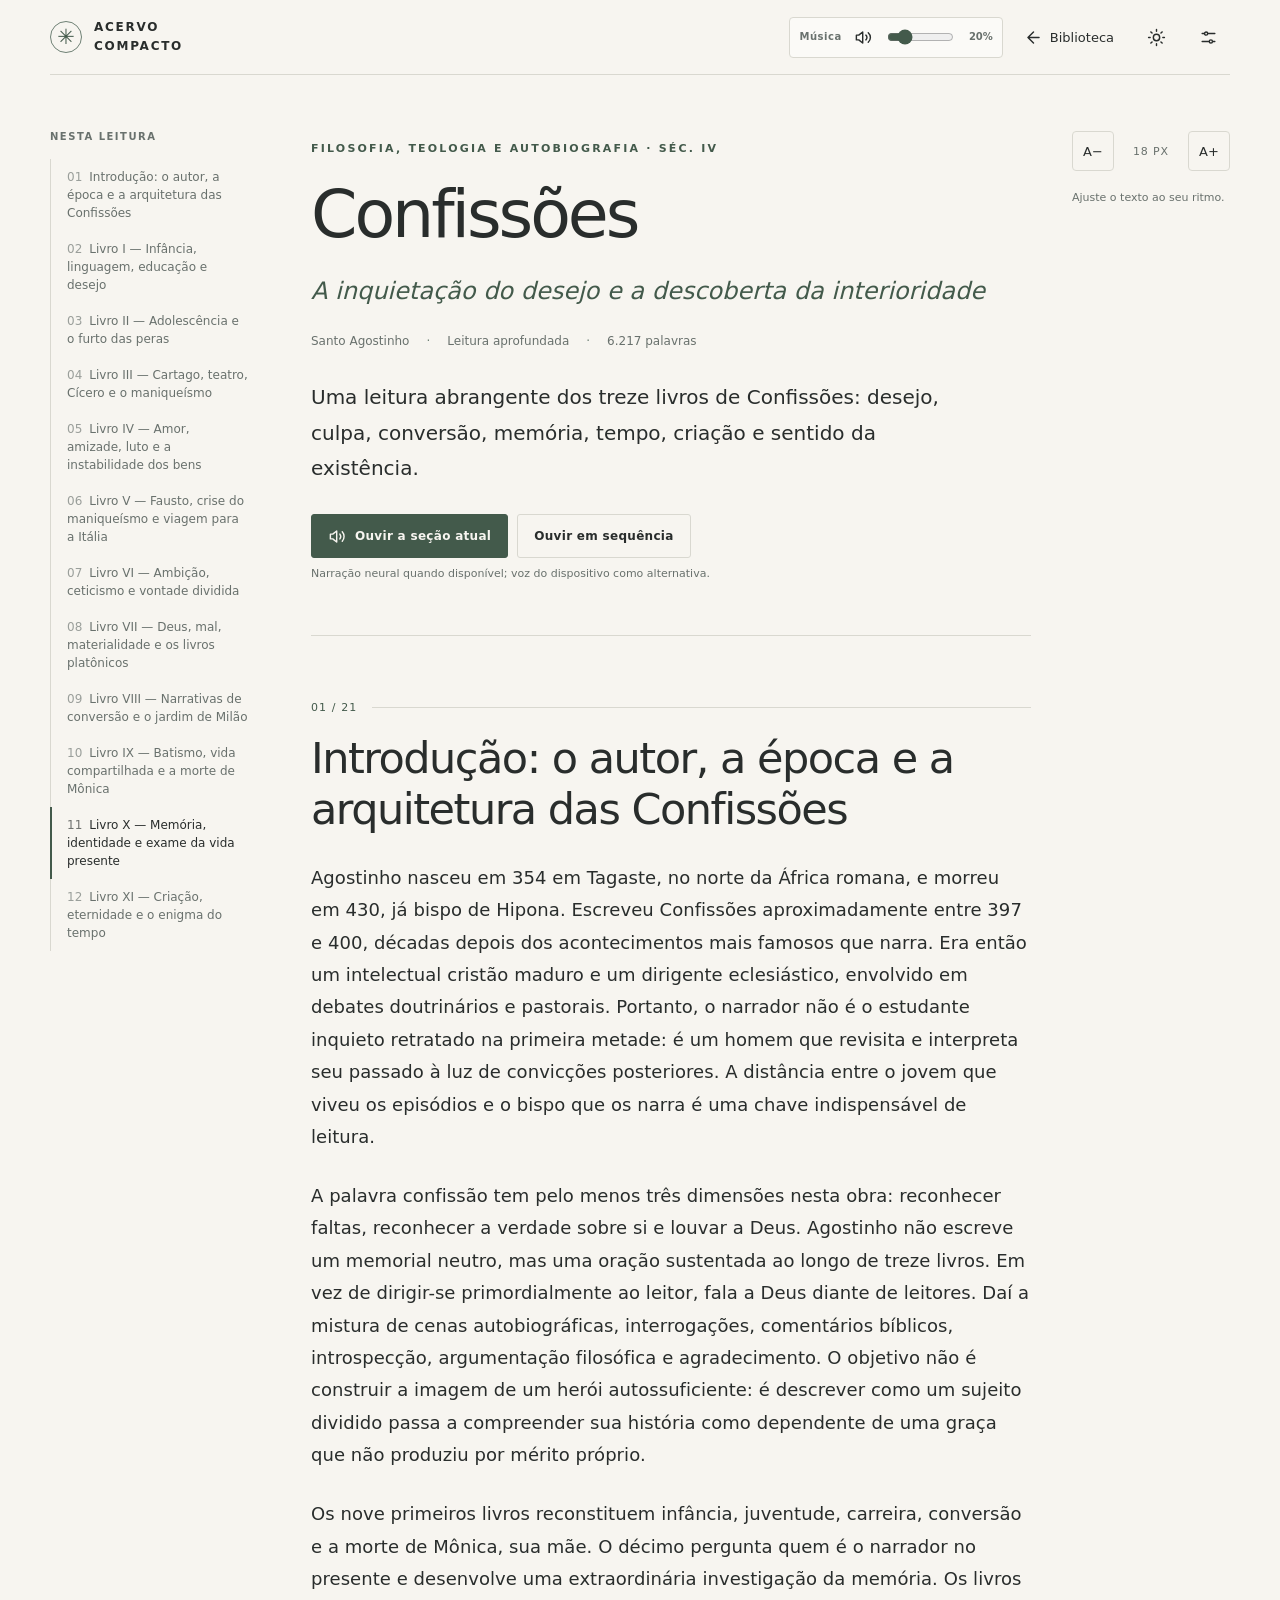
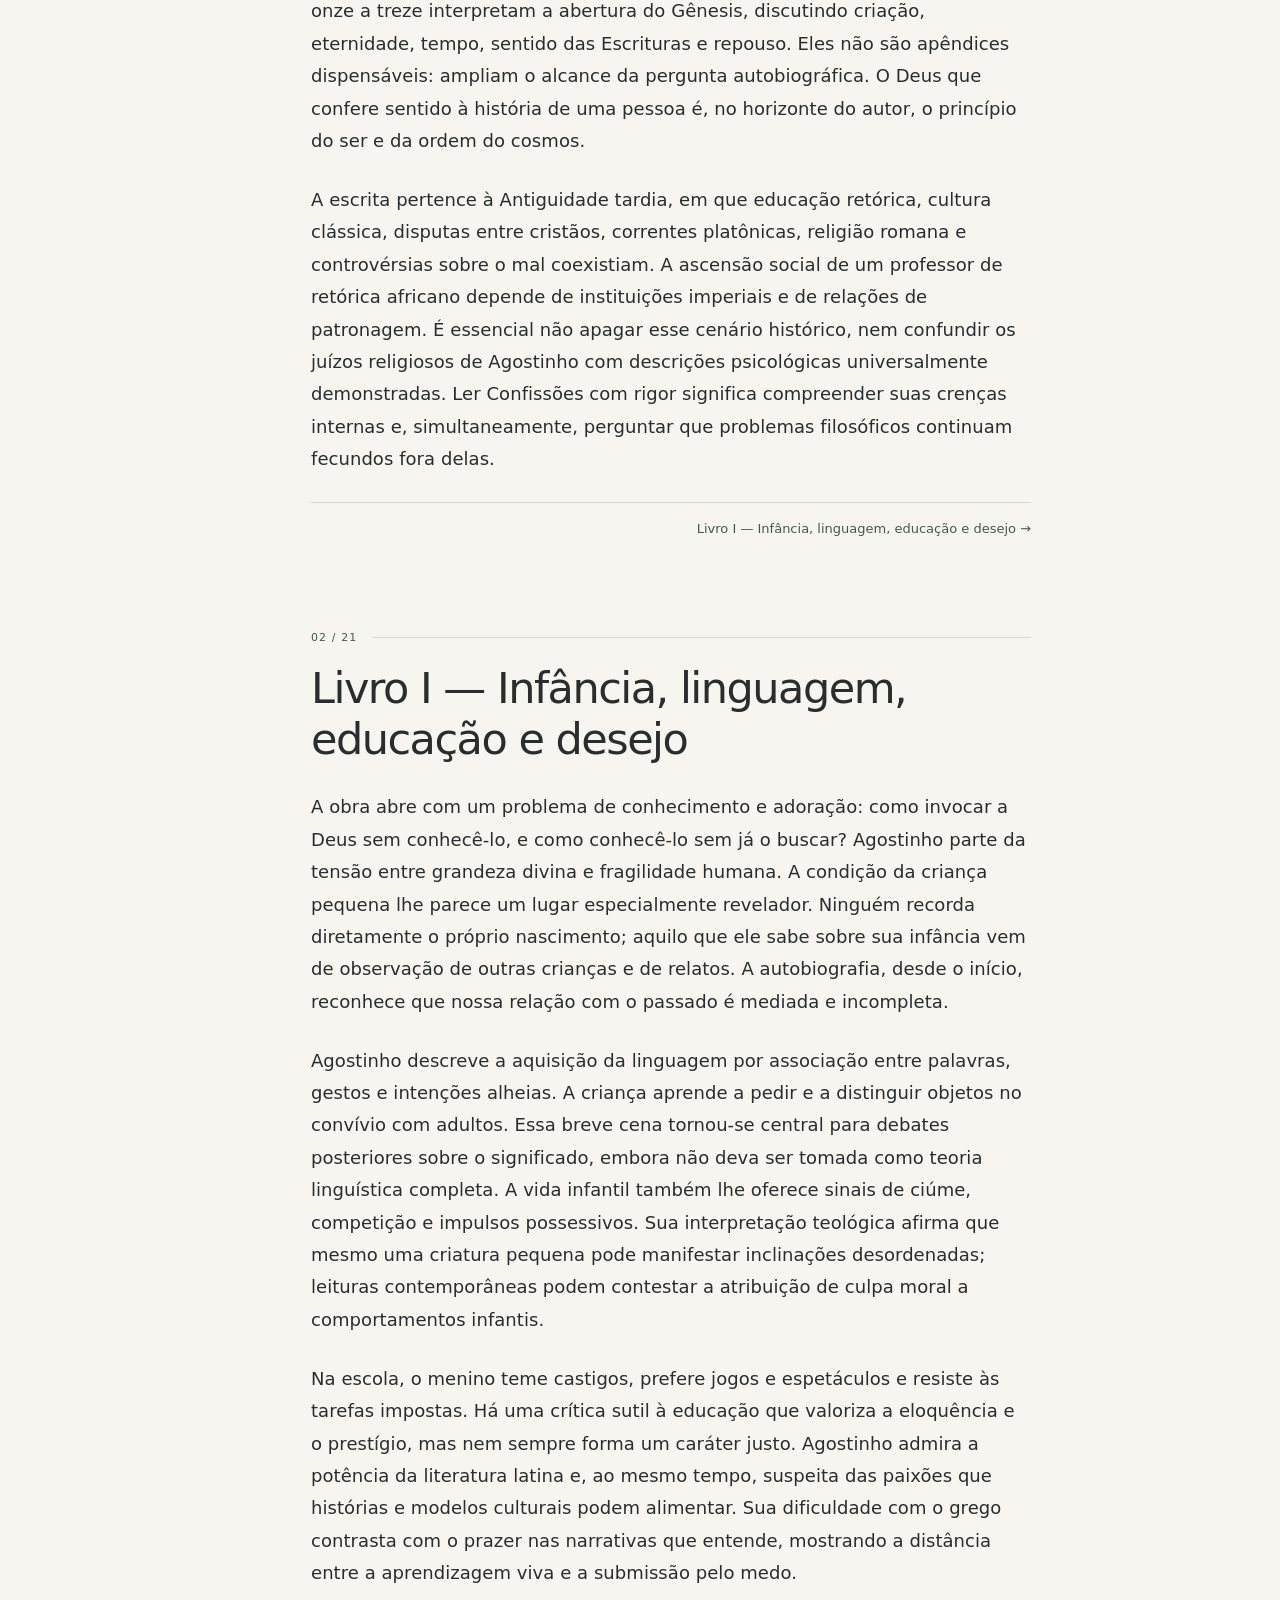
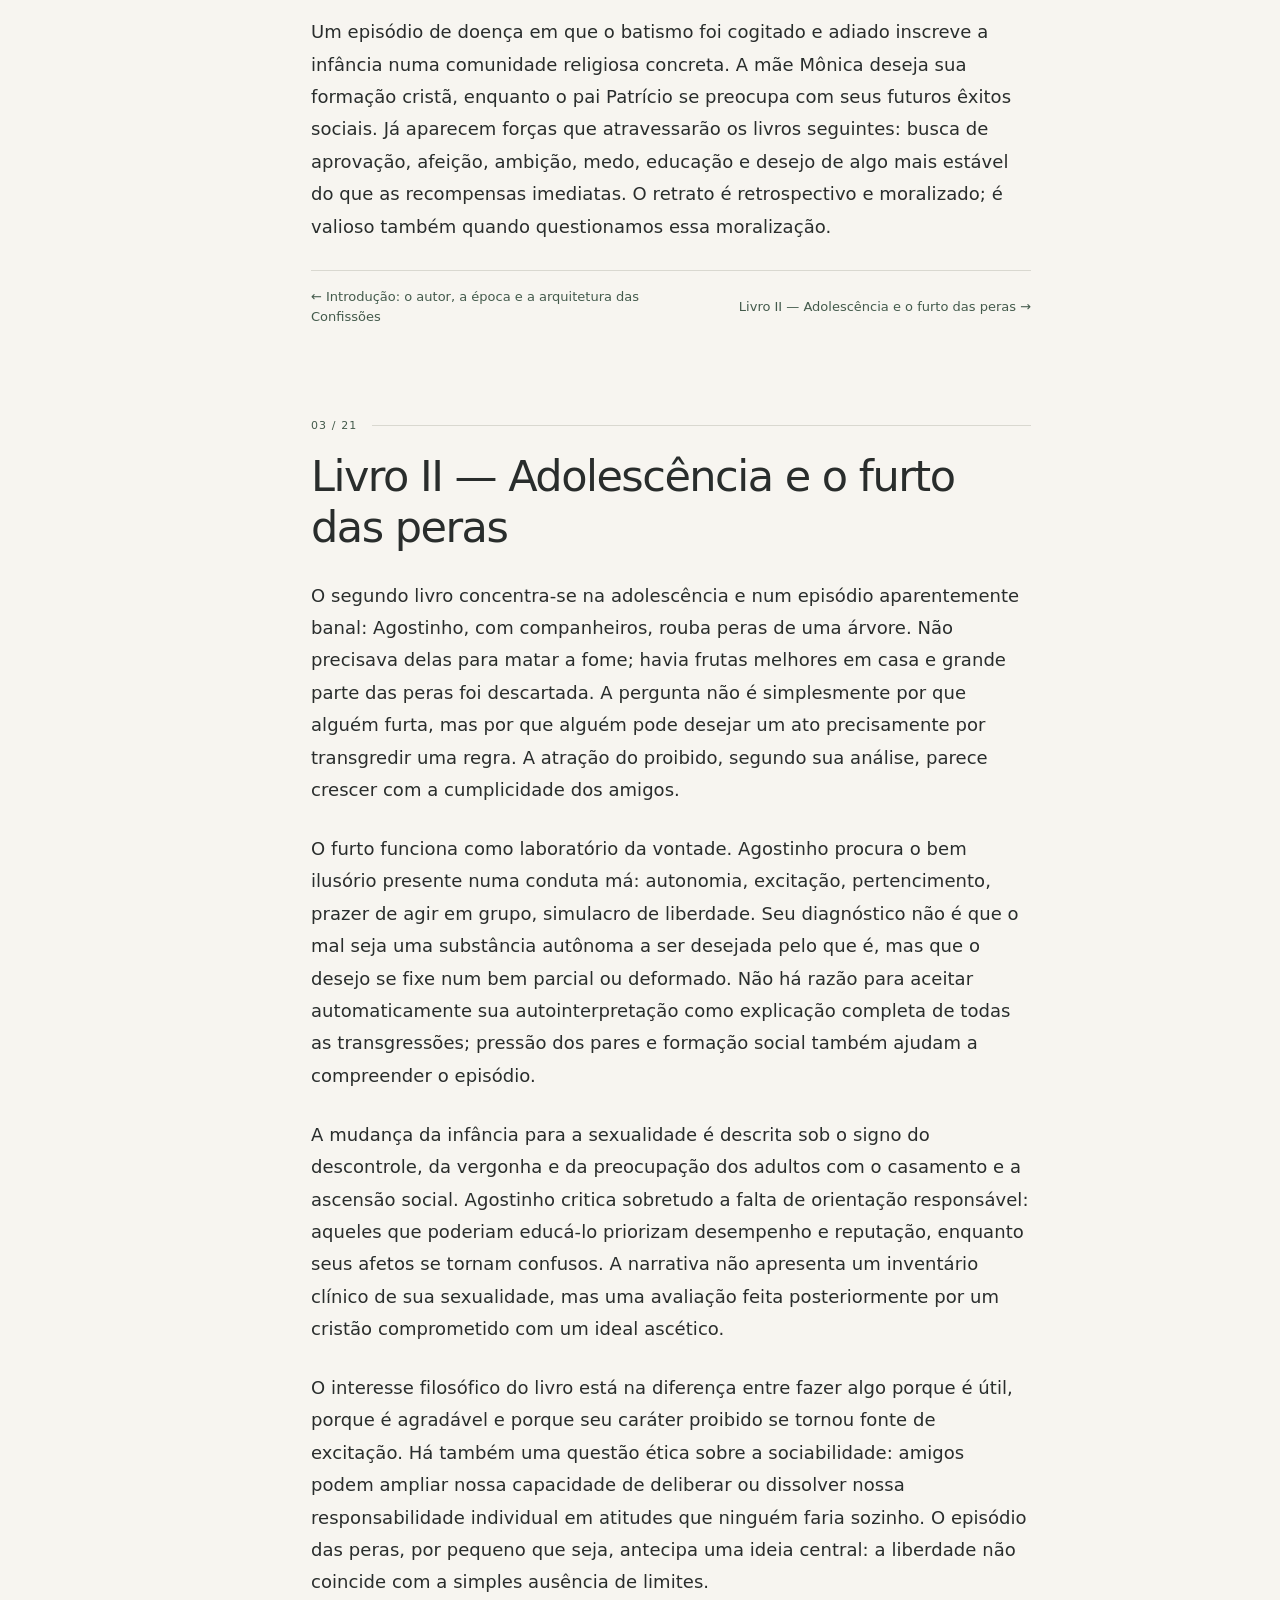
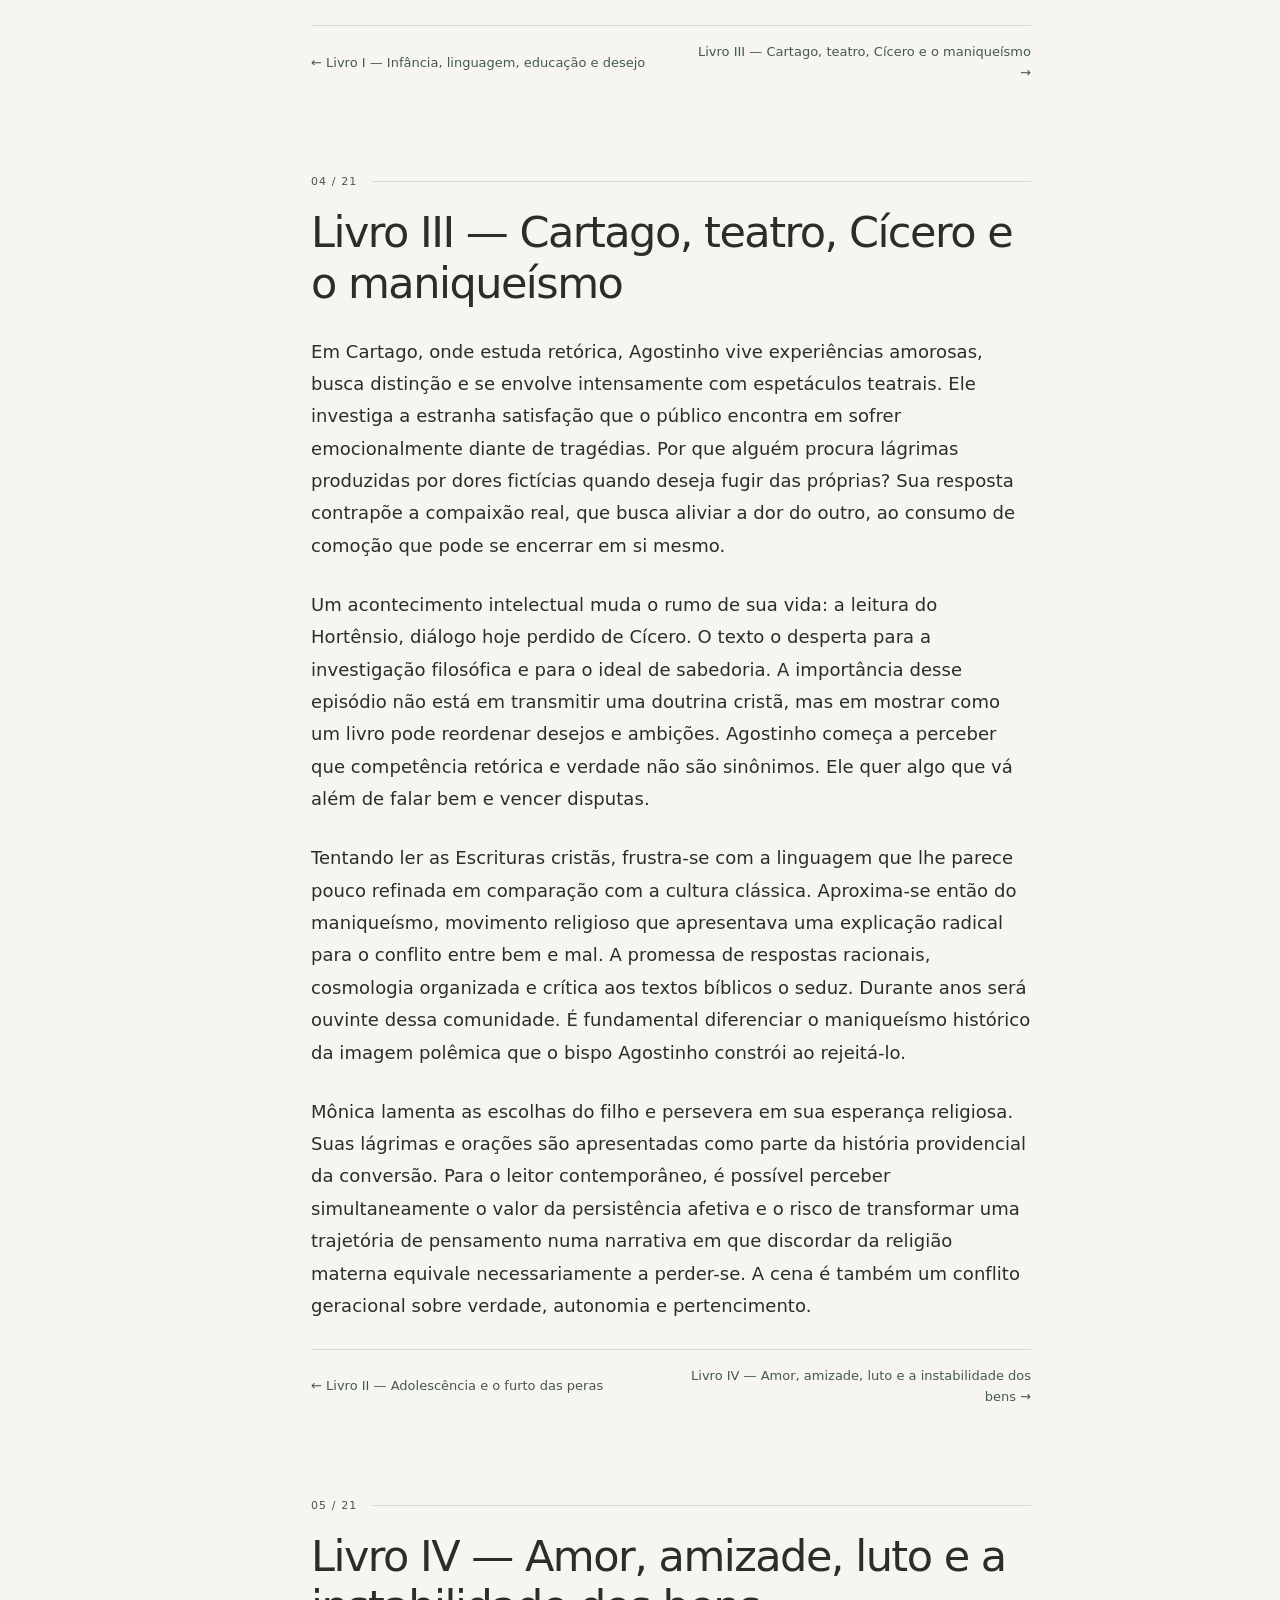
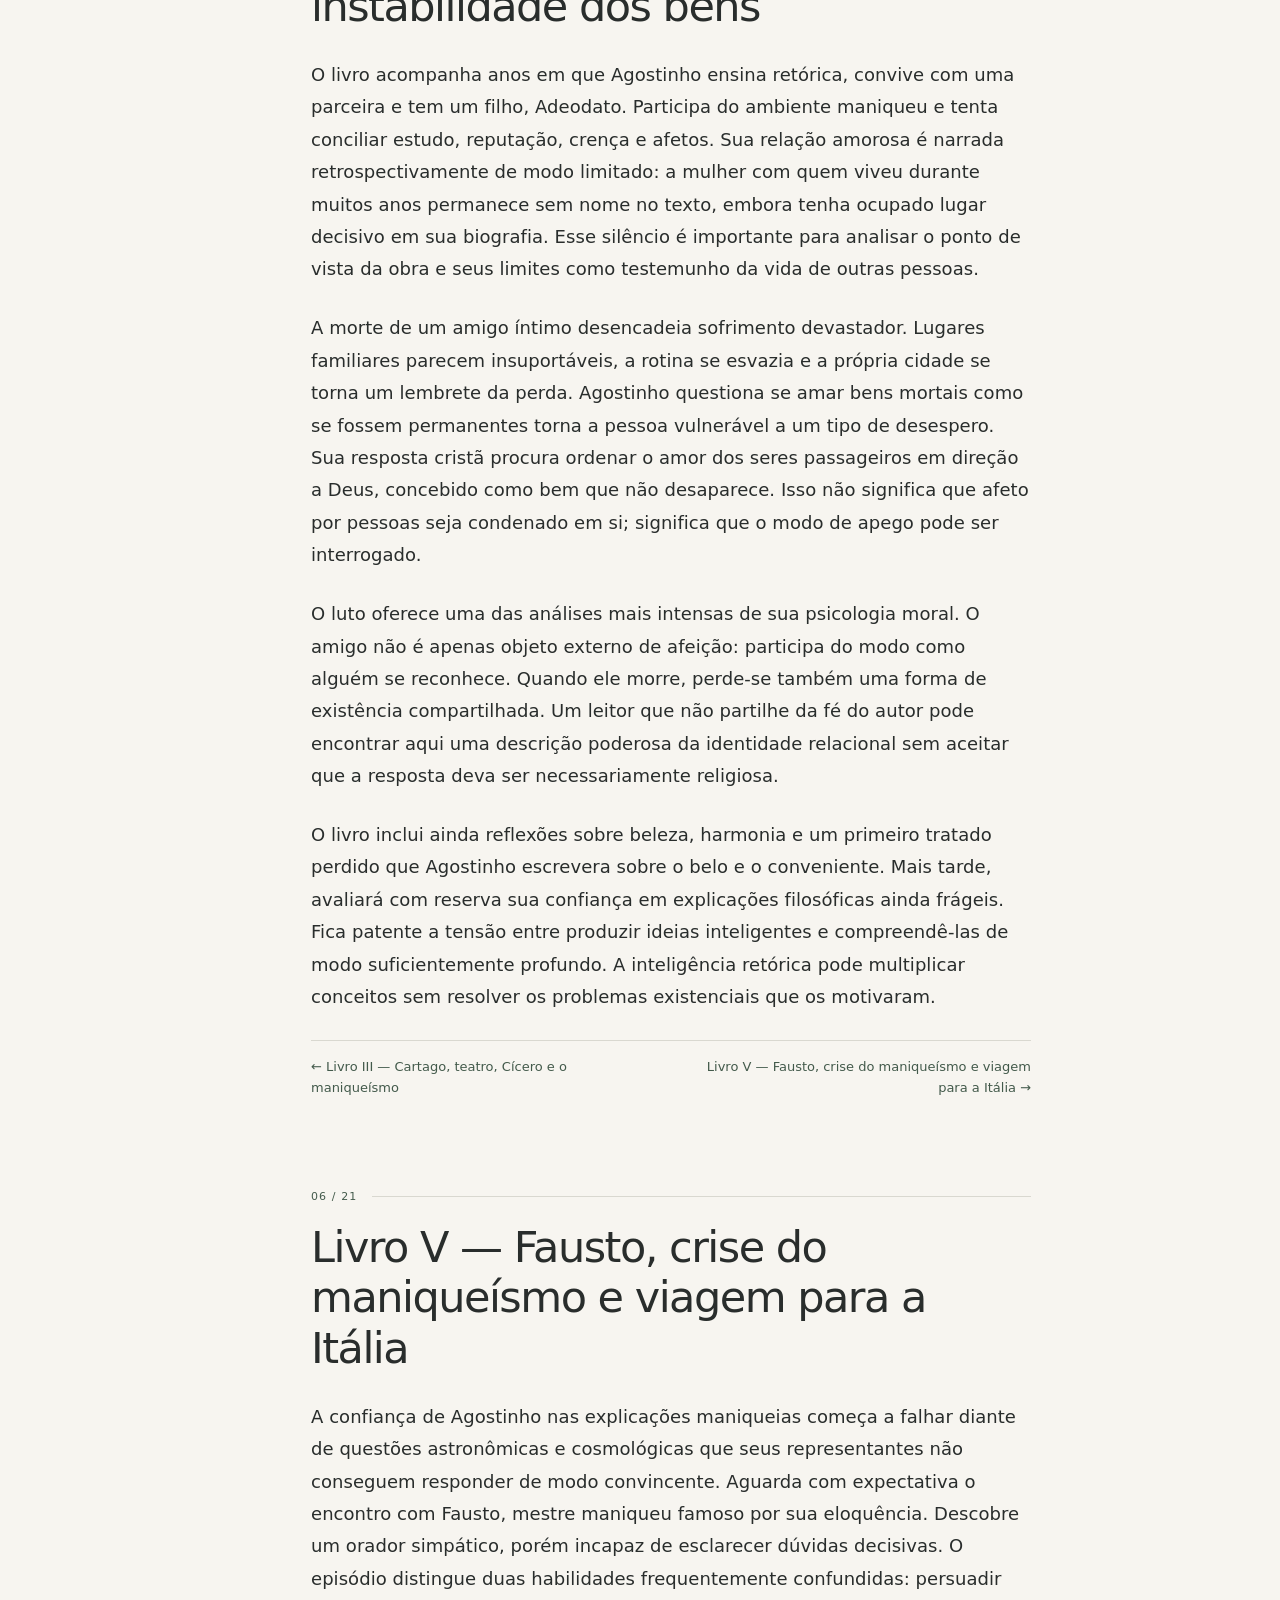
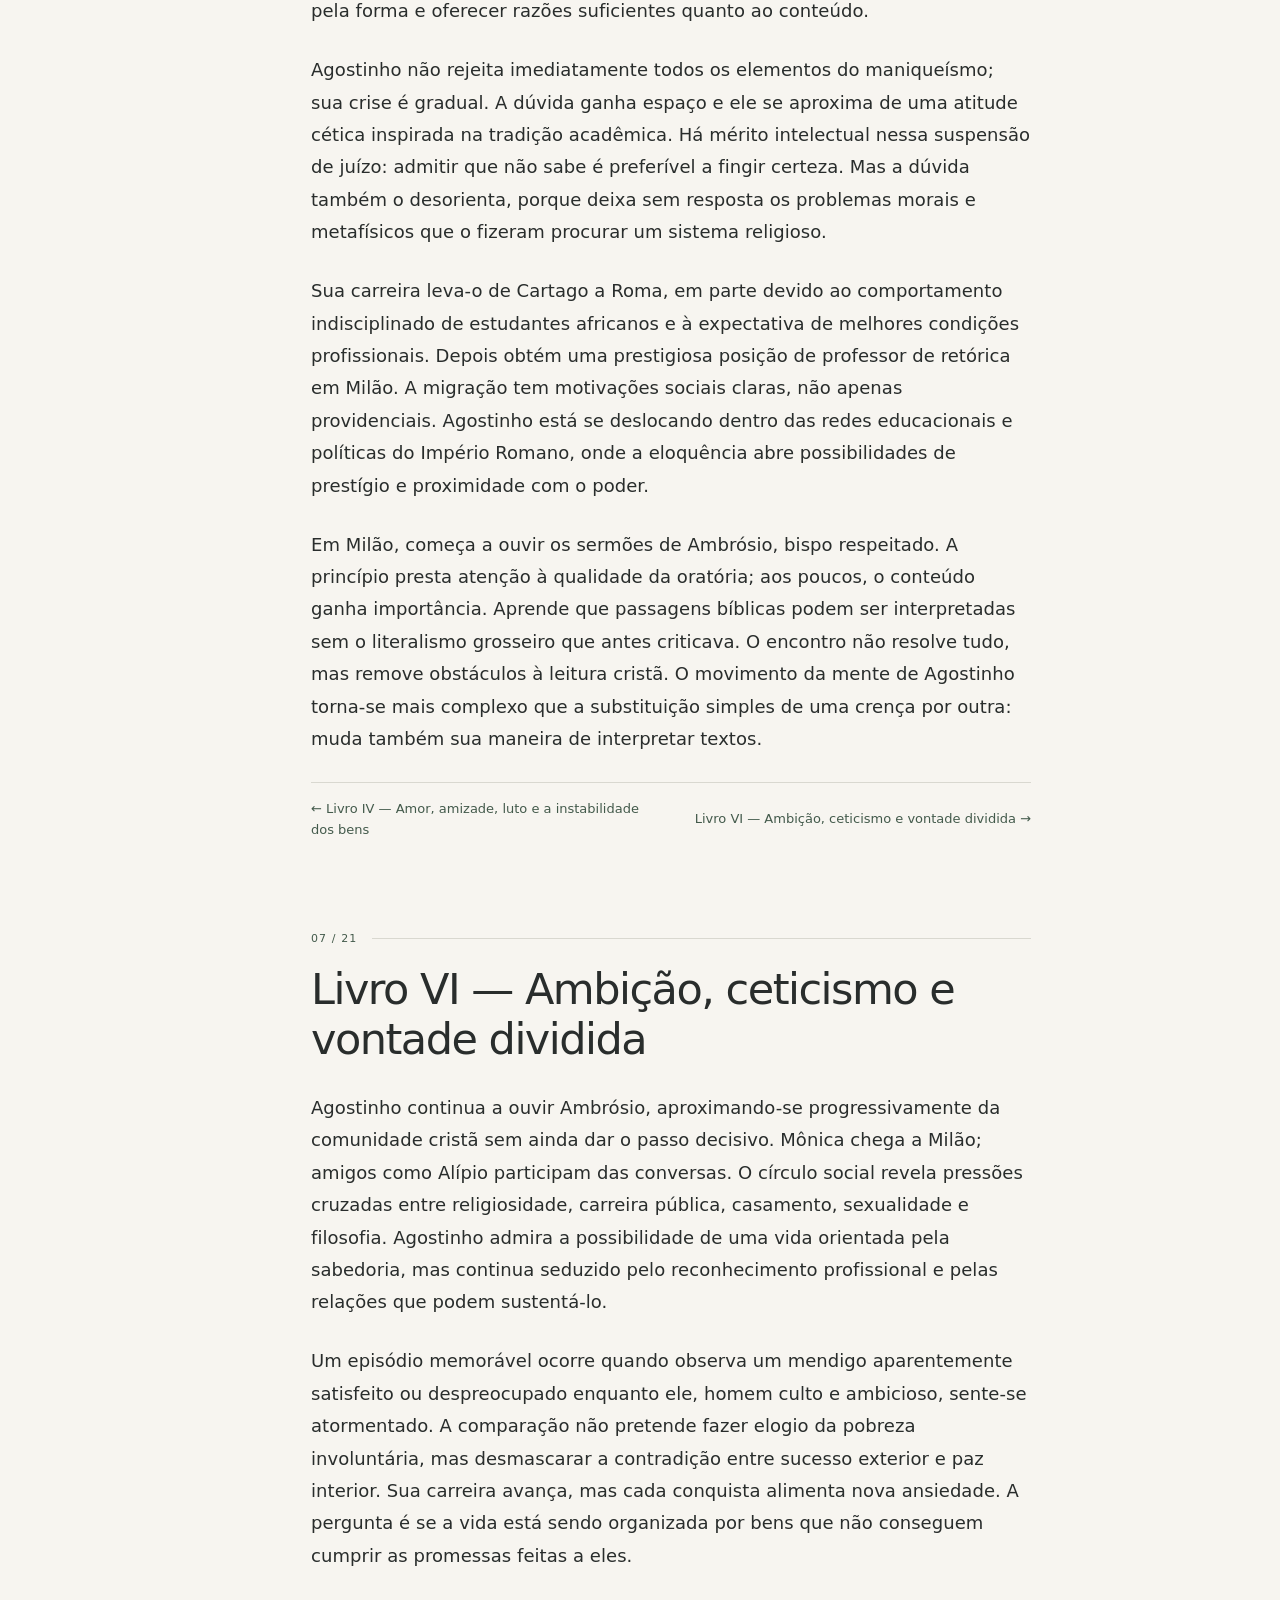
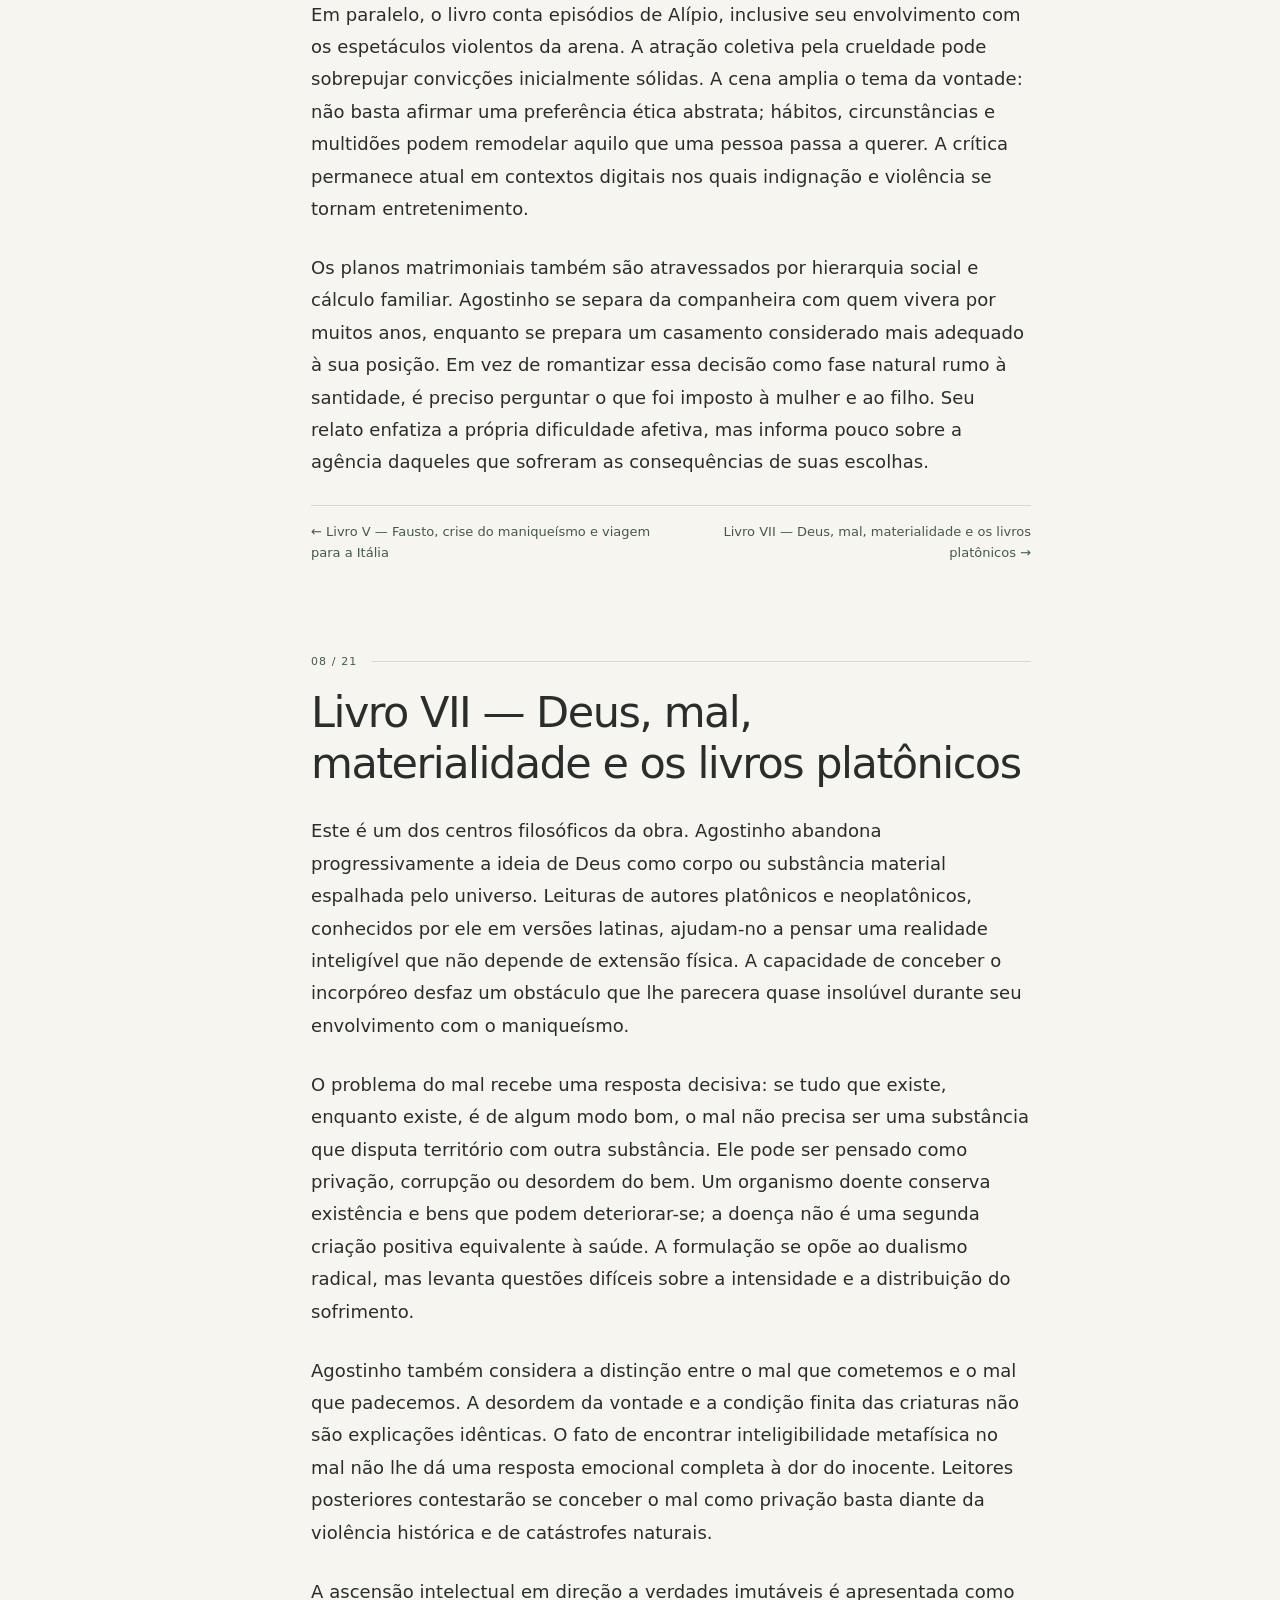
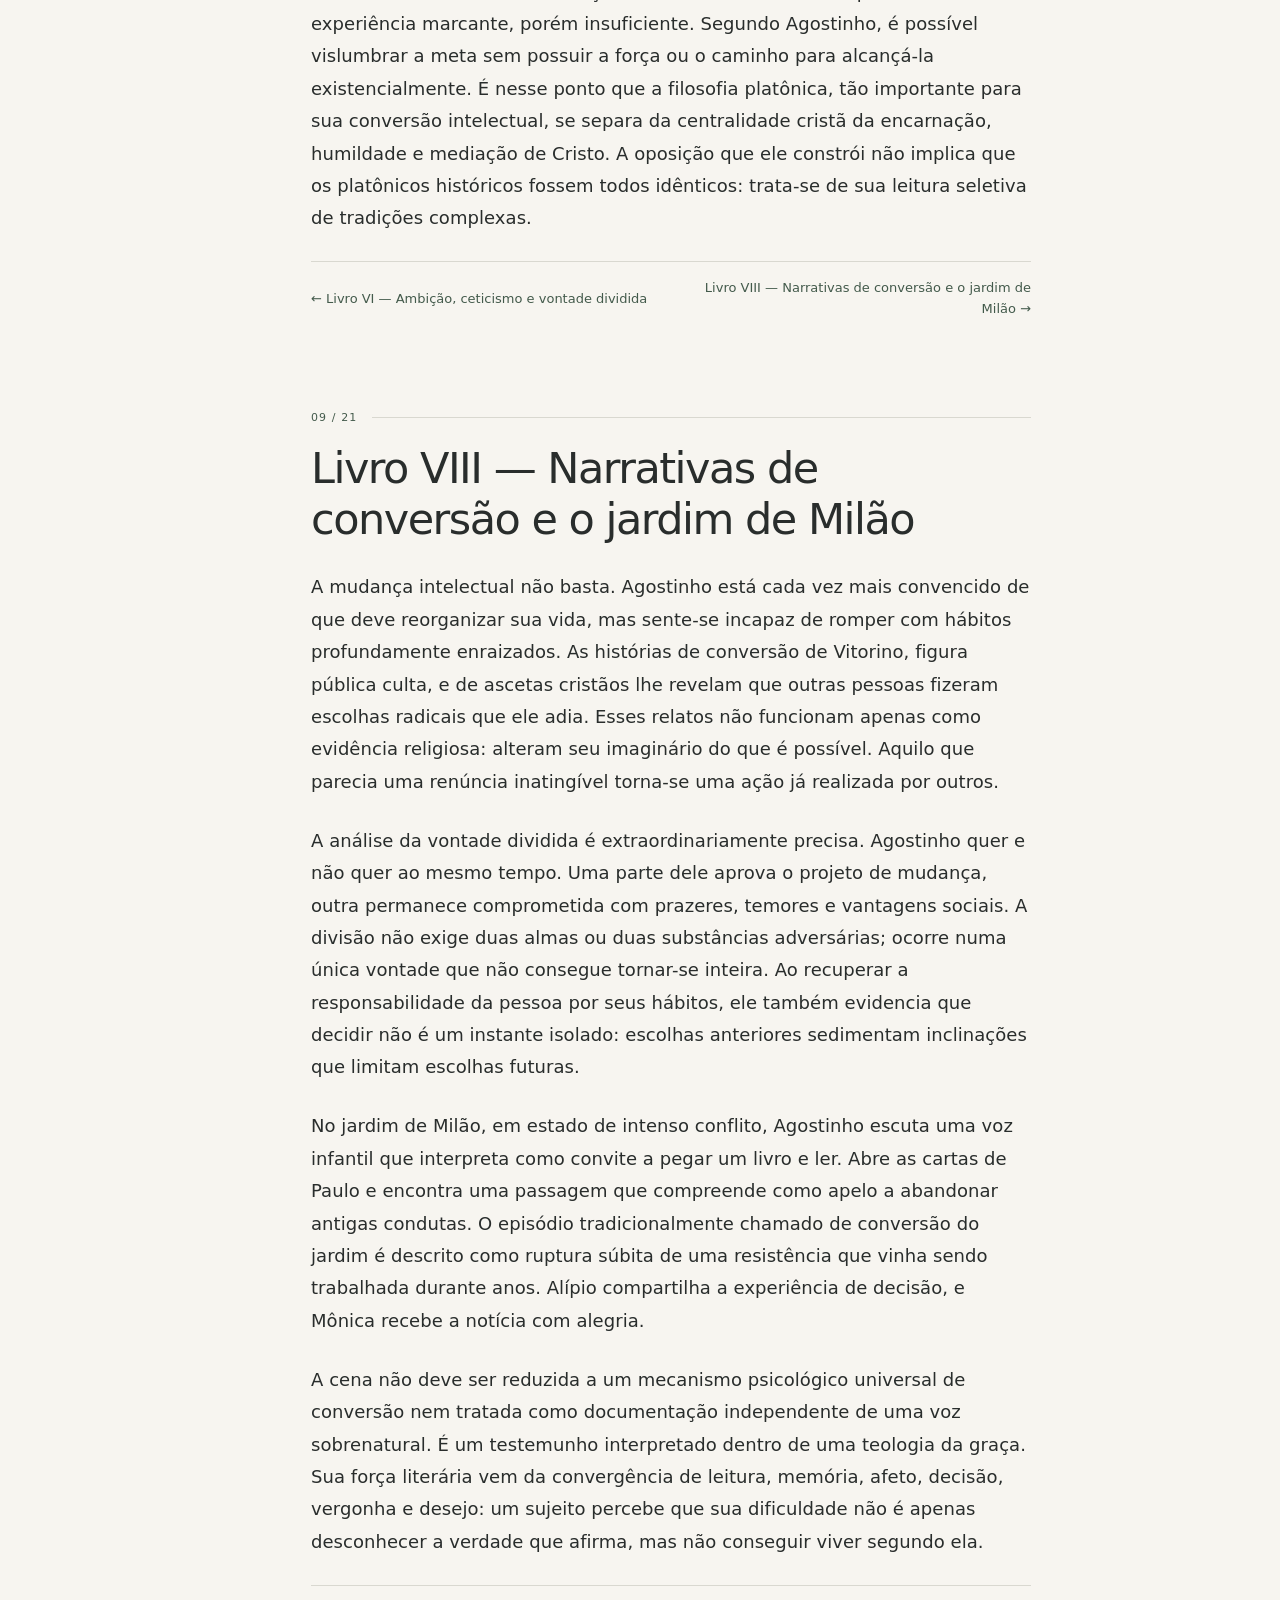
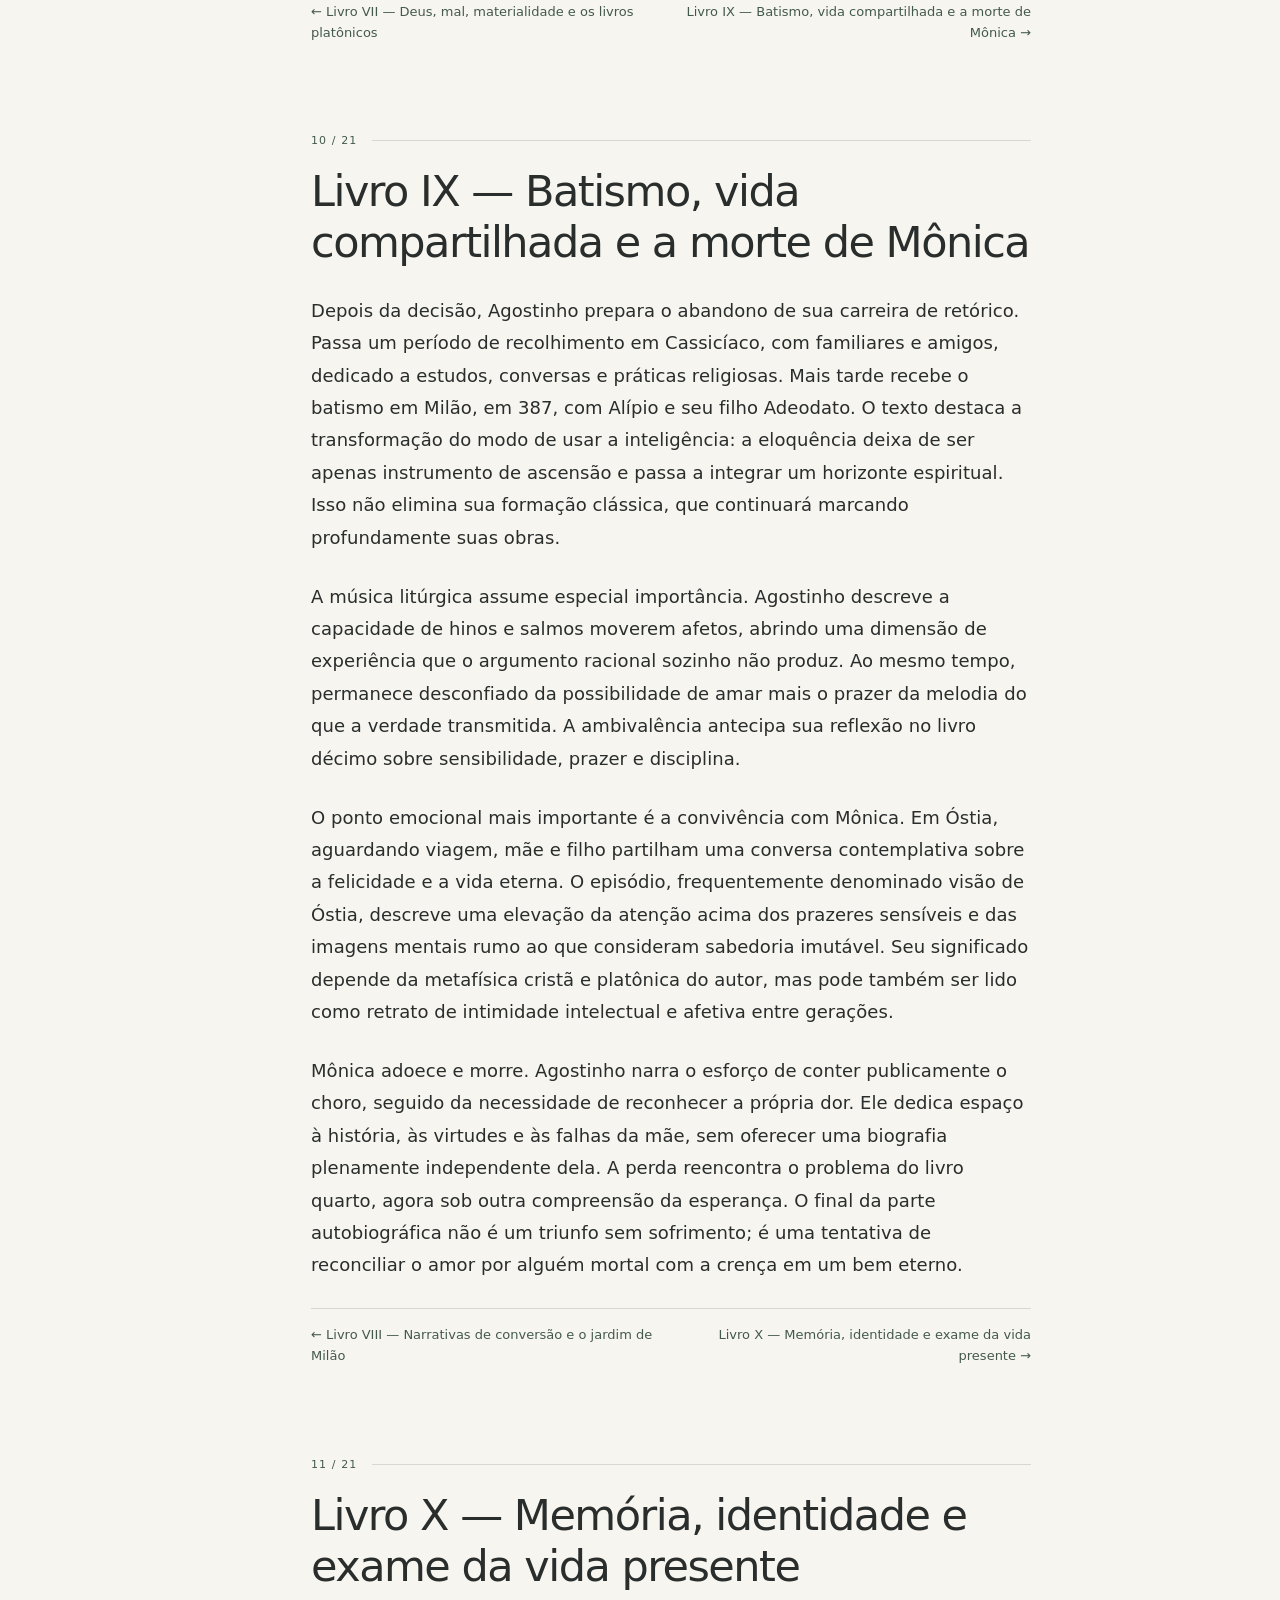
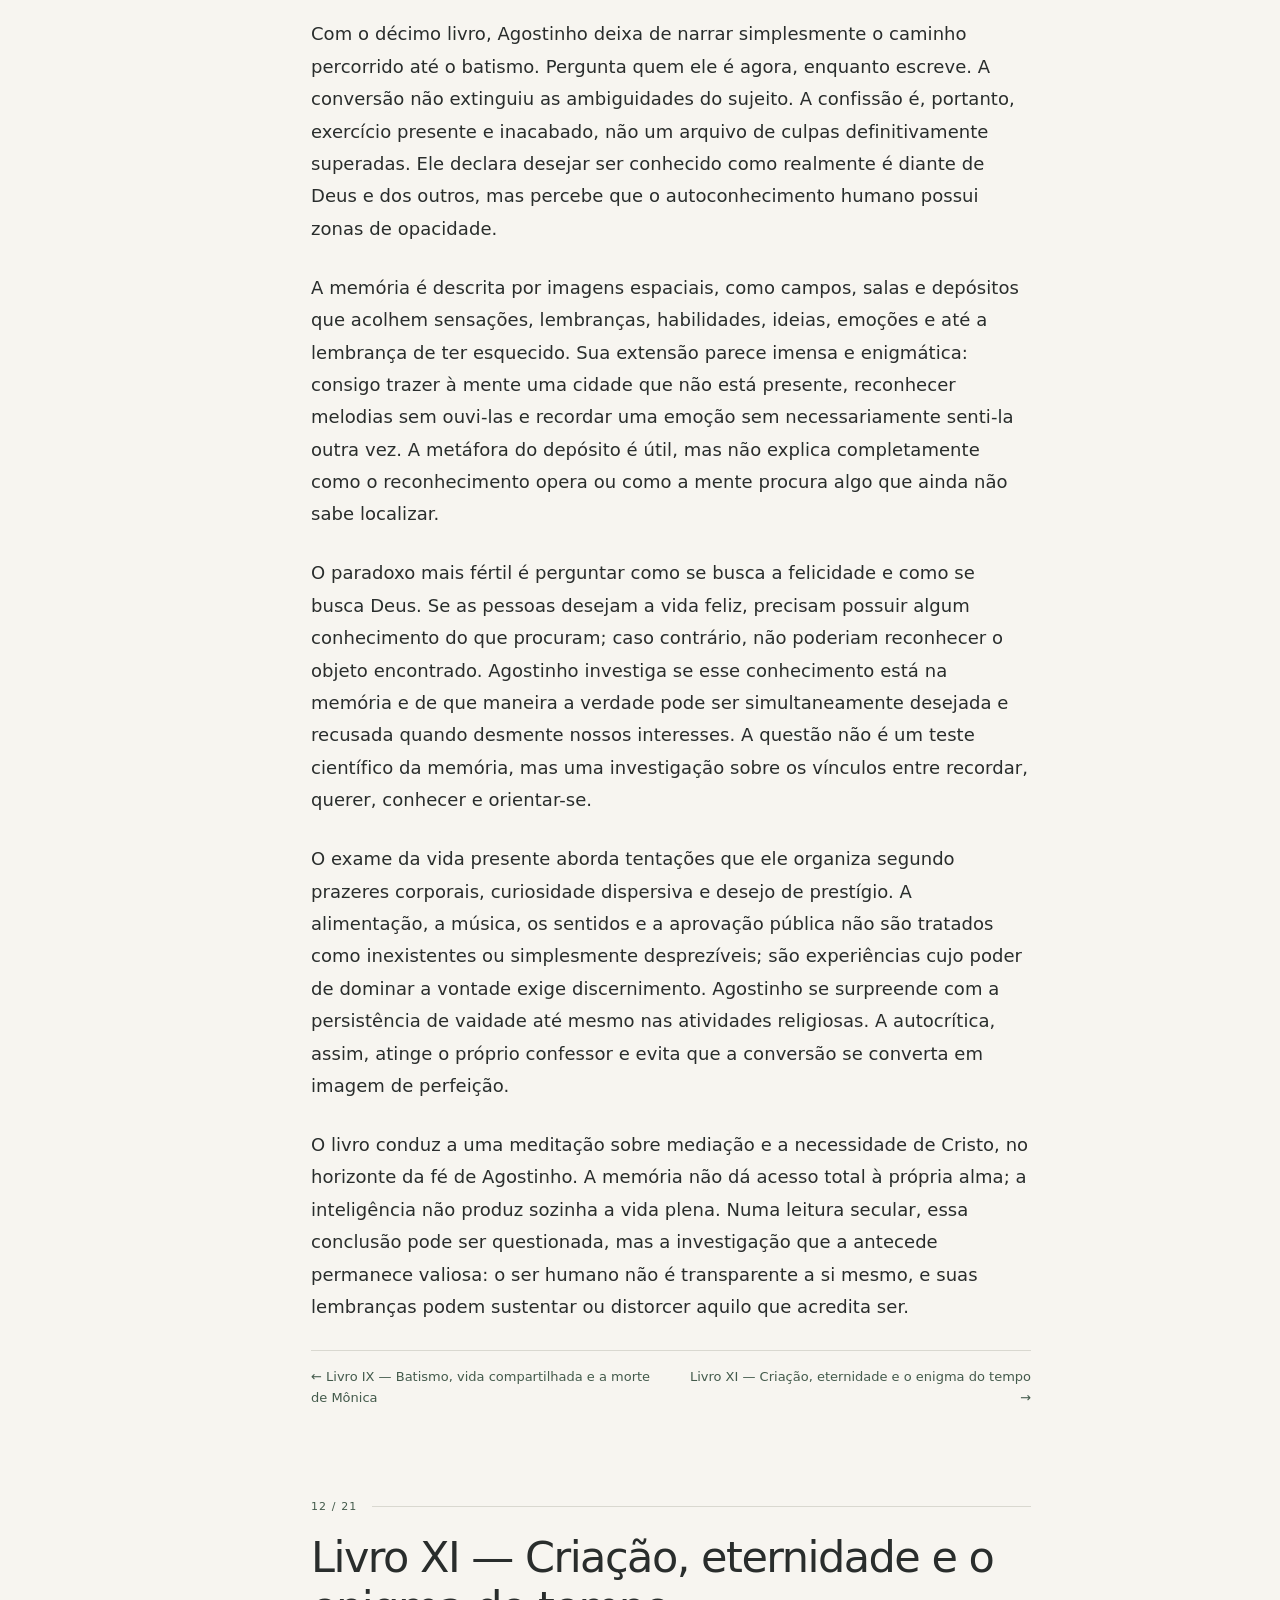
<file: livros/confissoes/index.html>
<!DOCTYPE html><html lang="pt-BR"><head><meta charset="utf-8"><meta name="viewport" content="width=device-width,initial-scale=1"><meta name="color-scheme" content="light dark"><meta name="application-name" content="Acervo Compacto"><meta name="theme-color" content="#F7F5F0"><meta name="description" content="Uma leitura abrangente dos treze livros de Confissões: desejo, culpa, conversão, memória, tempo, criação e sentido da existência."><title>Confissões · Acervo Compacto</title><link rel="icon" type="image/svg+xml" href="../../assets/images/favicon.svg"><link rel="stylesheet" href="../../assets/css/styles.css"><script>try{const t=JSON.parse(localStorage.getItem('biblioteca.existencia.v1.preferences')||'{}').theme;document.documentElement.dataset.theme=t==='dark'||(t!=='light'&&matchMedia('(prefers-color-scheme:dark)').matches)?'dark':'light'}catch(e){document.documentElement.dataset.theme=matchMedia('(prefers-color-scheme:dark)').matches?'dark':'light'}</script></head><body data-page="reader" data-book="confissoes"><a class="skip-link" href="#content">Ir para o texto</a><div class="reading-meter" aria-hidden="true"><span data-reading-meter></span></div><div class="storage-warning" role="status"></div><header class="topbar wrap reader-header">
<a class="masthead" href="../../index.html" aria-label="Acervo Compacto — Início"><span class="brand-symbol" aria-hidden="true">✳</span><span class="brand-name">Acervo<br>Compacto</span></a>
<nav class="top-actions" aria-label="Ações gerais"><a class="text-button" href="../../index.html"><svg aria-hidden="true" viewBox="0 0 24 24" width="19" height="19" fill="none" stroke="currentColor" stroke-width="1.8" stroke-linecap="round" stroke-linejoin="round"><path d="m12 19-7-7 7-7M5 12h14"/></svg><span class="hide-small">Biblioteca</span></a><button type="button" class="icon-button" data-theme-toggle aria-label="Alternar tema" title="Alternar tema"><svg aria-hidden="true" viewBox="0 0 24 24" width="19" height="19" fill="none" stroke="currentColor" stroke-width="1.8" stroke-linecap="round" stroke-linejoin="round"><circle cx="12" cy="12" r="4"/><path d="M12 2v2m0 16v2M4.9 4.9l1.5 1.5m11.2 11.2 1.5 1.5M2 12h2m16 0h2M4.9 19.1l1.5-1.5M17.6 6.4l1.5-1.5"/></svg></button><button type="button" class="icon-button" data-open-settings aria-label="Preferências" title="Preferências"><svg aria-hidden="true" viewBox="0 0 24 24" width="19" height="19" fill="none" stroke="currentColor" stroke-width="1.8" stroke-linecap="round" stroke-linejoin="round"><path d="M4 7h16M4 17h16"/><circle cx="9" cy="7" r="2" fill="var(--bg)"/><circle cx="15" cy="17" r="2" fill="var(--bg)"/></svg></button></nav></header><div class="reader-shell wrap"><aside class="reader-sidebar" aria-label="Sumário da obra"><p class="toc-title">Nesta leitura</p><ol class="toc-list"><li><a href="#contexto"><span class="chapter-no">01</span>Introdução: o autor, a época e a arquitetura das Confissões</a></li><li><a href="#livro-1"><span class="chapter-no">02</span>Livro I — Infância, linguagem, educação e desejo</a></li><li><a href="#livro-2"><span class="chapter-no">03</span>Livro II — Adolescência e o furto das peras</a></li><li><a href="#livro-3"><span class="chapter-no">04</span>Livro III — Cartago, teatro, Cícero e o maniqueísmo</a></li><li><a href="#livro-4"><span class="chapter-no">05</span>Livro IV — Amor, amizade, luto e a instabilidade dos bens</a></li><li><a href="#livro-5"><span class="chapter-no">06</span>Livro V — Fausto, crise do maniqueísmo e viagem para a Itália</a></li><li><a href="#livro-6"><span class="chapter-no">07</span>Livro VI — Ambição, ceticismo e vontade dividida</a></li><li><a href="#livro-7"><span class="chapter-no">08</span>Livro VII — Deus, mal, materialidade e os livros platônicos</a></li><li><a href="#livro-8"><span class="chapter-no">09</span>Livro VIII — Narrativas de conversão e o jardim de Milão</a></li><li><a href="#livro-9"><span class="chapter-no">10</span>Livro IX — Batismo, vida compartilhada e a morte de Mônica</a></li><li><a href="#livro-10"><span class="chapter-no">11</span>Livro X — Memória, identidade e exame da vida presente</a></li><li><a href="#livro-11"><span class="chapter-no">12</span>Livro XI — Criação, eternidade e o enigma do tempo</a></li><li><a href="#livro-12"><span class="chapter-no">13</span>Livro XII — Matéria informe, criação e pluralidade de leituras</a></li><li><a href="#livro-13"><span class="chapter-no">14</span>Livro XIII — A ordem da criação, o amor e o repouso</a></li><li><a href="#conceitos"><span class="chapter-no">15</span>Conceitos fundamentais — graça, vontade, mal, amor, verdade</a></li><li><a href="#interpretacao"><span class="chapter-no">16</span>Existência humana — identidade narrativa, desejo e autoconhecimento</a></li><li><a href="#aplicacoes"><span class="chapter-no">17</span>Aplicações contemporâneas — decisões, hábitos, memória e leitura</a></li><li><a href="#criticas"><span class="chapter-no">18</span>Críticas e limites — sexualidade, culpa, relações e história</a></li><li><a href="#conexoes"><span class="chapter-no">19</span>Conexões com as outras obras</a></li><li><a href="#perguntas"><span class="chapter-no">20</span>Para continuar pensando — oito perguntas abertas</a></li><li><a href="#sintese"><span class="chapter-no">21</span>Síntese final — cinco ideias para compreender Confissões</a></li></ol></aside><div class="reader-tools" aria-label="Controles de leitura"><div class="tool-group"><button type="button" class="tool-button" data-font-down aria-label="Diminuir fonte">A−</button><span data-font-current class="tool-label">18 px</span><button type="button" class="tool-button" data-font-up aria-label="Aumentar fonte">A+</button></div><div class="tool-note">Ajuste o texto ao seu ritmo.</div></div><main id="content" class="reader-main"><article><header class="book-intro"><span class="eyebrow">Filosofia, teologia e autobiografia · séc. IV</span><h1>Confissões</h1><p class="subtitle">A inquietação do desejo e a descoberta da interioridade</p><div class="intro-meta"><span>Santo Agostinho</span><span>Leitura aprofundada</span><span>6.217 palavras</span></div><p class="intro-lede">Uma leitura abrangente dos treze livros de Confissões: desejo, culpa, conversão, memória, tempo, criação e sentido da existência.</p><div class="speech-launch"><button type="button" class="solid-action" data-speech-section><svg aria-hidden="true" viewBox="0 0 24 24" width="19" height="19" fill="none" stroke="currentColor" stroke-width="1.8" stroke-linecap="round" stroke-linejoin="round"><path d="M11 5 6 9H3v6h3l5 4V5Zm4 4a5 5 0 0 1 0 6m3-9a9 9 0 0 1 0 12"/></svg> Ouvir a seção atual</button><button type="button" class="outline-action" data-speech-all>Ouvir em sequência</button><span class="voice-hint">Narração neural quando disponível; voz do dispositivo como alternativa.</span></div><div class="resume-alert" data-resume-alert><strong>Última leitura: <span data-resume-percent>0%</span>.</strong><button type="button" class="small-link" data-resume-button style="border:0;border-bottom:1px solid currentColor;background:transparent;cursor:pointer">Ir ao ponto salvo</button></div></header><details class="mobile-toc"><summary>Sumário · 21 seções</summary><ol class="toc-list"><li><a href="#contexto"><span class="chapter-no">01</span>Introdução: o autor, a época e a arquitetura das Confissões</a></li><li><a href="#livro-1"><span class="chapter-no">02</span>Livro I — Infância, linguagem, educação e desejo</a></li><li><a href="#livro-2"><span class="chapter-no">03</span>Livro II — Adolescência e o furto das peras</a></li><li><a href="#livro-3"><span class="chapter-no">04</span>Livro III — Cartago, teatro, Cícero e o maniqueísmo</a></li><li><a href="#livro-4"><span class="chapter-no">05</span>Livro IV — Amor, amizade, luto e a instabilidade dos bens</a></li><li><a href="#livro-5"><span class="chapter-no">06</span>Livro V — Fausto, crise do maniqueísmo e viagem para a Itália</a></li><li><a href="#livro-6"><span class="chapter-no">07</span>Livro VI — Ambição, ceticismo e vontade dividida</a></li><li><a href="#livro-7"><span class="chapter-no">08</span>Livro VII — Deus, mal, materialidade e os livros platônicos</a></li><li><a href="#livro-8"><span class="chapter-no">09</span>Livro VIII — Narrativas de conversão e o jardim de Milão</a></li><li><a href="#livro-9"><span class="chapter-no">10</span>Livro IX — Batismo, vida compartilhada e a morte de Mônica</a></li><li><a href="#livro-10"><span class="chapter-no">11</span>Livro X — Memória, identidade e exame da vida presente</a></li><li><a href="#livro-11"><span class="chapter-no">12</span>Livro XI — Criação, eternidade e o enigma do tempo</a></li><li><a href="#livro-12"><span class="chapter-no">13</span>Livro XII — Matéria informe, criação e pluralidade de leituras</a></li><li><a href="#livro-13"><span class="chapter-no">14</span>Livro XIII — A ordem da criação, o amor e o repouso</a></li><li><a href="#conceitos"><span class="chapter-no">15</span>Conceitos fundamentais — graça, vontade, mal, amor, verdade</a></li><li><a href="#interpretacao"><span class="chapter-no">16</span>Existência humana — identidade narrativa, desejo e autoconhecimento</a></li><li><a href="#aplicacoes"><span class="chapter-no">17</span>Aplicações contemporâneas — decisões, hábitos, memória e leitura</a></li><li><a href="#criticas"><span class="chapter-no">18</span>Críticas e limites — sexualidade, culpa, relações e história</a></li><li><a href="#conexoes"><span class="chapter-no">19</span>Conexões com as outras obras</a></li><li><a href="#perguntas"><span class="chapter-no">20</span>Para continuar pensando — oito perguntas abertas</a></li><li><a href="#sintese"><span class="chapter-no">21</span>Síntese final — cinco ideias para compreender Confissões</a></li></ol></details><section id="contexto" class="reading-section" data-chapter aria-labelledby="heading-contexto"><div class="section-top"><span class="section-index">01 / 21</span><span class="section-rule"></span></div><h2 id="heading-contexto">Introdução: o autor, a época e a arquitetura das Confissões</h2><div class="reading-body"><p id="ag1-1" data-readable>Agostinho nasceu em 354 em Tagaste, no norte da África romana, e morreu em 430, já bispo de Hipona. Escreveu Confissões aproximadamente entre 397 e 400, décadas depois dos acontecimentos mais famosos que narra. Era então um intelectual cristão maduro e um dirigente eclesiástico, envolvido em debates doutrinários e pastorais. Portanto, o narrador não é o estudante inquieto retratado na primeira metade: é um homem que revisita e interpreta seu passado à luz de convicções posteriores. A distância entre o jovem que viveu os episódios e o bispo que os narra é uma chave indispensável de leitura.</p><p id="ag1-2" data-readable>A palavra confissão tem pelo menos três dimensões nesta obra: reconhecer faltas, reconhecer a verdade sobre si e louvar a Deus. Agostinho não escreve um memorial neutro, mas uma oração sustentada ao longo de treze livros. Em vez de dirigir-se primordialmente ao leitor, fala a Deus diante de leitores. Daí a mistura de cenas autobiográficas, interrogações, comentários bíblicos, introspecção, argumentação filosófica e agradecimento. O objetivo não é construir a imagem de um herói autossuficiente: é descrever como um sujeito dividido passa a compreender sua história como dependente de uma graça que não produziu por mérito próprio.</p><p id="ag1-3" data-readable>Os nove primeiros livros reconstituem infância, juventude, carreira, conversão e a morte de Mônica, sua mãe. O décimo pergunta quem é o narrador no presente e desenvolve uma extraordinária investigação da memória. Os livros onze a treze interpretam a abertura do Gênesis, discutindo criação, eternidade, tempo, sentido das Escrituras e repouso. Eles não são apêndices dispensáveis: ampliam o alcance da pergunta autobiográfica. O Deus que confere sentido à história de uma pessoa é, no horizonte do autor, o princípio do ser e da ordem do cosmos.</p><p id="ag1-4" data-readable>A escrita pertence à Antiguidade tardia, em que educação retórica, cultura clássica, disputas entre cristãos, correntes platônicas, religião romana e controvérsias sobre o mal coexistiam. A ascensão social de um professor de retórica africano depende de instituições imperiais e de relações de patronagem. É essencial não apagar esse cenário histórico, nem confundir os juízos religiosos de Agostinho com descrições psicológicas universalmente demonstradas. Ler Confissões com rigor significa compreender suas crenças internas e, simultaneamente, perguntar que problemas filosóficos continuam fecundos fora delas.</p></div><nav class="section-nav" aria-label="Navegação entre seções"><a href="#livro-1">Livro I — Infância, linguagem, educação e desejo →</a></nav></section>
<section id="livro-1" class="reading-section" data-chapter aria-labelledby="heading-livro-1"><div class="section-top"><span class="section-index">02 / 21</span><span class="section-rule"></span></div><h2 id="heading-livro-1">Livro I — Infância, linguagem, educação e desejo</h2><div class="reading-body"><p id="ag2-1" data-readable>A obra abre com um problema de conhecimento e adoração: como invocar a Deus sem conhecê-lo, e como conhecê-lo sem já o buscar? Agostinho parte da tensão entre grandeza divina e fragilidade humana. A condição da criança pequena lhe parece um lugar especialmente revelador. Ninguém recorda diretamente o próprio nascimento; aquilo que ele sabe sobre sua infância vem de observação de outras crianças e de relatos. A autobiografia, desde o início, reconhece que nossa relação com o passado é mediada e incompleta.</p><p id="ag2-2" data-readable>Agostinho descreve a aquisição da linguagem por associação entre palavras, gestos e intenções alheias. A criança aprende a pedir e a distinguir objetos no convívio com adultos. Essa breve cena tornou-se central para debates posteriores sobre o significado, embora não deva ser tomada como teoria linguística completa. A vida infantil também lhe oferece sinais de ciúme, competição e impulsos possessivos. Sua interpretação teológica afirma que mesmo uma criatura pequena pode manifestar inclinações desordenadas; leituras contemporâneas podem contestar a atribuição de culpa moral a comportamentos infantis.</p><p id="ag2-3" data-readable>Na escola, o menino teme castigos, prefere jogos e espetáculos e resiste às tarefas impostas. Há uma crítica sutil à educação que valoriza a eloquência e o prestígio, mas nem sempre forma um caráter justo. Agostinho admira a potência da literatura latina e, ao mesmo tempo, suspeita das paixões que histórias e modelos culturais podem alimentar. Sua dificuldade com o grego contrasta com o prazer nas narrativas que entende, mostrando a distância entre a aprendizagem viva e a submissão pelo medo.</p><p id="ag2-4" data-readable>Um episódio de doença em que o batismo foi cogitado e adiado inscreve a infância numa comunidade religiosa concreta. A mãe Mônica deseja sua formação cristã, enquanto o pai Patrício se preocupa com seus futuros êxitos sociais. Já aparecem forças que atravessarão os livros seguintes: busca de aprovação, afeição, ambição, medo, educação e desejo de algo mais estável do que as recompensas imediatas. O retrato é retrospectivo e moralizado; é valioso também quando questionamos essa moralização.</p></div><nav class="section-nav" aria-label="Navegação entre seções"><a href="#contexto">← Introdução: o autor, a época e a arquitetura das Confissões</a><a href="#livro-2">Livro II — Adolescência e o furto das peras →</a></nav></section>
<section id="livro-2" class="reading-section" data-chapter aria-labelledby="heading-livro-2"><div class="section-top"><span class="section-index">03 / 21</span><span class="section-rule"></span></div><h2 id="heading-livro-2">Livro II — Adolescência e o furto das peras</h2><div class="reading-body"><p id="ag3-1" data-readable>O segundo livro concentra-se na adolescência e num episódio aparentemente banal: Agostinho, com companheiros, rouba peras de uma árvore. Não precisava delas para matar a fome; havia frutas melhores em casa e grande parte das peras foi descartada. A pergunta não é simplesmente por que alguém furta, mas por que alguém pode desejar um ato precisamente por transgredir uma regra. A atração do proibido, segundo sua análise, parece crescer com a cumplicidade dos amigos.</p><p id="ag3-2" data-readable>O furto funciona como laboratório da vontade. Agostinho procura o bem ilusório presente numa conduta má: autonomia, excitação, pertencimento, prazer de agir em grupo, simulacro de liberdade. Seu diagnóstico não é que o mal seja uma substância autônoma a ser desejada pelo que é, mas que o desejo se fixe num bem parcial ou deformado. Não há razão para aceitar automaticamente sua autointerpretação como explicação completa de todas as transgressões; pressão dos pares e formação social também ajudam a compreender o episódio.</p><p id="ag3-3" data-readable>A mudança da infância para a sexualidade é descrita sob o signo do descontrole, da vergonha e da preocupação dos adultos com o casamento e a ascensão social. Agostinho critica sobretudo a falta de orientação responsável: aqueles que poderiam educá-lo priorizam desempenho e reputação, enquanto seus afetos se tornam confusos. A narrativa não apresenta um inventário clínico de sua sexualidade, mas uma avaliação feita posteriormente por um cristão comprometido com um ideal ascético.</p><p id="ag3-4" data-readable>O interesse filosófico do livro está na diferença entre fazer algo porque é útil, porque é agradável e porque seu caráter proibido se tornou fonte de excitação. Há também uma questão ética sobre a sociabilidade: amigos podem ampliar nossa capacidade de deliberar ou dissolver nossa responsabilidade individual em atitudes que ninguém faria sozinho. O episódio das peras, por pequeno que seja, antecipa uma ideia central: a liberdade não coincide com a simples ausência de limites.</p></div><nav class="section-nav" aria-label="Navegação entre seções"><a href="#livro-1">← Livro I — Infância, linguagem, educação e desejo</a><a href="#livro-3">Livro III — Cartago, teatro, Cícero e o maniqueísmo →</a></nav></section>
<section id="livro-3" class="reading-section" data-chapter aria-labelledby="heading-livro-3"><div class="section-top"><span class="section-index">04 / 21</span><span class="section-rule"></span></div><h2 id="heading-livro-3">Livro III — Cartago, teatro, Cícero e o maniqueísmo</h2><div class="reading-body"><p id="ag4-1" data-readable>Em Cartago, onde estuda retórica, Agostinho vive experiências amorosas, busca distinção e se envolve intensamente com espetáculos teatrais. Ele investiga a estranha satisfação que o público encontra em sofrer emocionalmente diante de tragédias. Por que alguém procura lágrimas produzidas por dores fictícias quando deseja fugir das próprias? Sua resposta contrapõe a compaixão real, que busca aliviar a dor do outro, ao consumo de comoção que pode se encerrar em si mesmo.</p><p id="ag4-2" data-readable>Um acontecimento intelectual muda o rumo de sua vida: a leitura do Hortênsio, diálogo hoje perdido de Cícero. O texto o desperta para a investigação filosófica e para o ideal de sabedoria. A importância desse episódio não está em transmitir uma doutrina cristã, mas em mostrar como um livro pode reordenar desejos e ambições. Agostinho começa a perceber que competência retórica e verdade não são sinônimos. Ele quer algo que vá além de falar bem e vencer disputas.</p><p id="ag4-3" data-readable>Tentando ler as Escrituras cristãs, frustra-se com a linguagem que lhe parece pouco refinada em comparação com a cultura clássica. Aproxima-se então do maniqueísmo, movimento religioso que apresentava uma explicação radical para o conflito entre bem e mal. A promessa de respostas racionais, cosmologia organizada e crítica aos textos bíblicos o seduz. Durante anos será ouvinte dessa comunidade. É fundamental diferenciar o maniqueísmo histórico da imagem polêmica que o bispo Agostinho constrói ao rejeitá-lo.</p><p id="ag4-4" data-readable>Mônica lamenta as escolhas do filho e persevera em sua esperança religiosa. Suas lágrimas e orações são apresentadas como parte da história providencial da conversão. Para o leitor contemporâneo, é possível perceber simultaneamente o valor da persistência afetiva e o risco de transformar uma trajetória de pensamento numa narrativa em que discordar da religião materna equivale necessariamente a perder-se. A cena é também um conflito geracional sobre verdade, autonomia e pertencimento.</p></div><nav class="section-nav" aria-label="Navegação entre seções"><a href="#livro-2">← Livro II — Adolescência e o furto das peras</a><a href="#livro-4">Livro IV — Amor, amizade, luto e a instabilidade dos bens →</a></nav></section>
<section id="livro-4" class="reading-section" data-chapter aria-labelledby="heading-livro-4"><div class="section-top"><span class="section-index">05 / 21</span><span class="section-rule"></span></div><h2 id="heading-livro-4">Livro IV — Amor, amizade, luto e a instabilidade dos bens</h2><div class="reading-body"><p id="ag5-1" data-readable>O livro acompanha anos em que Agostinho ensina retórica, convive com uma parceira e tem um filho, Adeodato. Participa do ambiente maniqueu e tenta conciliar estudo, reputação, crença e afetos. Sua relação amorosa é narrada retrospectivamente de modo limitado: a mulher com quem viveu durante muitos anos permanece sem nome no texto, embora tenha ocupado lugar decisivo em sua biografia. Esse silêncio é importante para analisar o ponto de vista da obra e seus limites como testemunho da vida de outras pessoas.</p><p id="ag5-2" data-readable>A morte de um amigo íntimo desencadeia sofrimento devastador. Lugares familiares parecem insuportáveis, a rotina se esvazia e a própria cidade se torna um lembrete da perda. Agostinho questiona se amar bens mortais como se fossem permanentes torna a pessoa vulnerável a um tipo de desespero. Sua resposta cristã procura ordenar o amor dos seres passageiros em direção a Deus, concebido como bem que não desaparece. Isso não significa que afeto por pessoas seja condenado em si; significa que o modo de apego pode ser interrogado.</p><p id="ag5-3" data-readable>O luto oferece uma das análises mais intensas de sua psicologia moral. O amigo não é apenas objeto externo de afeição: participa do modo como alguém se reconhece. Quando ele morre, perde-se também uma forma de existência compartilhada. Um leitor que não partilhe da fé do autor pode encontrar aqui uma descrição poderosa da identidade relacional sem aceitar que a resposta deva ser necessariamente religiosa.</p><p id="ag5-4" data-readable>O livro inclui ainda reflexões sobre beleza, harmonia e um primeiro tratado perdido que Agostinho escrevera sobre o belo e o conveniente. Mais tarde, avaliará com reserva sua confiança em explicações filosóficas ainda frágeis. Fica patente a tensão entre produzir ideias inteligentes e compreendê-las de modo suficientemente profundo. A inteligência retórica pode multiplicar conceitos sem resolver os problemas existenciais que os motivaram.</p></div><nav class="section-nav" aria-label="Navegação entre seções"><a href="#livro-3">← Livro III — Cartago, teatro, Cícero e o maniqueísmo</a><a href="#livro-5">Livro V — Fausto, crise do maniqueísmo e viagem para a Itália →</a></nav></section>
<section id="livro-5" class="reading-section" data-chapter aria-labelledby="heading-livro-5"><div class="section-top"><span class="section-index">06 / 21</span><span class="section-rule"></span></div><h2 id="heading-livro-5">Livro V — Fausto, crise do maniqueísmo e viagem para a Itália</h2><div class="reading-body"><p id="ag6-1" data-readable>A confiança de Agostinho nas explicações maniqueias começa a falhar diante de questões astronômicas e cosmológicas que seus representantes não conseguem responder de modo convincente. Aguarda com expectativa o encontro com Fausto, mestre maniqueu famoso por sua eloquência. Descobre um orador simpático, porém incapaz de esclarecer dúvidas decisivas. O episódio distingue duas habilidades frequentemente confundidas: persuadir pela forma e oferecer razões suficientes quanto ao conteúdo.</p><p id="ag6-2" data-readable>Agostinho não rejeita imediatamente todos os elementos do maniqueísmo; sua crise é gradual. A dúvida ganha espaço e ele se aproxima de uma atitude cética inspirada na tradição acadêmica. Há mérito intelectual nessa suspensão de juízo: admitir que não sabe é preferível a fingir certeza. Mas a dúvida também o desorienta, porque deixa sem resposta os problemas morais e metafísicos que o fizeram procurar um sistema religioso.</p><p id="ag6-3" data-readable>Sua carreira leva-o de Cartago a Roma, em parte devido ao comportamento indisciplinado de estudantes africanos e à expectativa de melhores condições profissionais. Depois obtém uma prestigiosa posição de professor de retórica em Milão. A migração tem motivações sociais claras, não apenas providenciais. Agostinho está se deslocando dentro das redes educacionais e políticas do Império Romano, onde a eloquência abre possibilidades de prestígio e proximidade com o poder.</p><p id="ag6-4" data-readable>Em Milão, começa a ouvir os sermões de Ambrósio, bispo respeitado. A princípio presta atenção à qualidade da oratória; aos poucos, o conteúdo ganha importância. Aprende que passagens bíblicas podem ser interpretadas sem o literalismo grosseiro que antes criticava. O encontro não resolve tudo, mas remove obstáculos à leitura cristã. O movimento da mente de Agostinho torna-se mais complexo que a substituição simples de uma crença por outra: muda também sua maneira de interpretar textos.</p></div><nav class="section-nav" aria-label="Navegação entre seções"><a href="#livro-4">← Livro IV — Amor, amizade, luto e a instabilidade dos bens</a><a href="#livro-6">Livro VI — Ambição, ceticismo e vontade dividida →</a></nav></section>
<section id="livro-6" class="reading-section" data-chapter aria-labelledby="heading-livro-6"><div class="section-top"><span class="section-index">07 / 21</span><span class="section-rule"></span></div><h2 id="heading-livro-6">Livro VI — Ambição, ceticismo e vontade dividida</h2><div class="reading-body"><p id="ag7-1" data-readable>Agostinho continua a ouvir Ambrósio, aproximando-se progressivamente da comunidade cristã sem ainda dar o passo decisivo. Mônica chega a Milão; amigos como Alípio participam das conversas. O círculo social revela pressões cruzadas entre religiosidade, carreira pública, casamento, sexualidade e filosofia. Agostinho admira a possibilidade de uma vida orientada pela sabedoria, mas continua seduzido pelo reconhecimento profissional e pelas relações que podem sustentá-lo.</p><p id="ag7-2" data-readable>Um episódio memorável ocorre quando observa um mendigo aparentemente satisfeito ou despreocupado enquanto ele, homem culto e ambicioso, sente-se atormentado. A comparação não pretende fazer elogio da pobreza involuntária, mas desmascarar a contradição entre sucesso exterior e paz interior. Sua carreira avança, mas cada conquista alimenta nova ansiedade. A pergunta é se a vida está sendo organizada por bens que não conseguem cumprir as promessas feitas a eles.</p><p id="ag7-3" data-readable>Em paralelo, o livro conta episódios de Alípio, inclusive seu envolvimento com os espetáculos violentos da arena. A atração coletiva pela crueldade pode sobrepujar convicções inicialmente sólidas. A cena amplia o tema da vontade: não basta afirmar uma preferência ética abstrata; hábitos, circunstâncias e multidões podem remodelar aquilo que uma pessoa passa a querer. A crítica permanece atual em contextos digitais nos quais indignação e violência se tornam entretenimento.</p><p id="ag7-4" data-readable>Os planos matrimoniais também são atravessados por hierarquia social e cálculo familiar. Agostinho se separa da companheira com quem vivera por muitos anos, enquanto se prepara um casamento considerado mais adequado à sua posição. Em vez de romantizar essa decisão como fase natural rumo à santidade, é preciso perguntar o que foi imposto à mulher e ao filho. Seu relato enfatiza a própria dificuldade afetiva, mas informa pouco sobre a agência daqueles que sofreram as consequências de suas escolhas.</p></div><nav class="section-nav" aria-label="Navegação entre seções"><a href="#livro-5">← Livro V — Fausto, crise do maniqueísmo e viagem para a Itália</a><a href="#livro-7">Livro VII — Deus, mal, materialidade e os livros platônicos →</a></nav></section>
<section id="livro-7" class="reading-section" data-chapter aria-labelledby="heading-livro-7"><div class="section-top"><span class="section-index">08 / 21</span><span class="section-rule"></span></div><h2 id="heading-livro-7">Livro VII — Deus, mal, materialidade e os livros platônicos</h2><div class="reading-body"><p id="ag8-1" data-readable>Este é um dos centros filosóficos da obra. Agostinho abandona progressivamente a ideia de Deus como corpo ou substância material espalhada pelo universo. Leituras de autores platônicos e neoplatônicos, conhecidos por ele em versões latinas, ajudam-no a pensar uma realidade inteligível que não depende de extensão física. A capacidade de conceber o incorpóreo desfaz um obstáculo que lhe parecera quase insolúvel durante seu envolvimento com o maniqueísmo.</p><p id="ag8-2" data-readable>O problema do mal recebe uma resposta decisiva: se tudo que existe, enquanto existe, é de algum modo bom, o mal não precisa ser uma substância que disputa território com outra substância. Ele pode ser pensado como privação, corrupção ou desordem do bem. Um organismo doente conserva existência e bens que podem deteriorar-se; a doença não é uma segunda criação positiva equivalente à saúde. A formulação se opõe ao dualismo radical, mas levanta questões difíceis sobre a intensidade e a distribuição do sofrimento.</p><p id="ag8-3" data-readable>Agostinho também considera a distinção entre o mal que cometemos e o mal que padecemos. A desordem da vontade e a condição finita das criaturas não são explicações idênticas. O fato de encontrar inteligibilidade metafísica no mal não lhe dá uma resposta emocional completa à dor do inocente. Leitores posteriores contestarão se conceber o mal como privação basta diante da violência histórica e de catástrofes naturais.</p><p id="ag8-4" data-readable>A ascensão intelectual em direção a verdades imutáveis é apresentada como experiência marcante, porém insuficiente. Segundo Agostinho, é possível vislumbrar a meta sem possuir a força ou o caminho para alcançá-la existencialmente. É nesse ponto que a filosofia platônica, tão importante para sua conversão intelectual, se separa da centralidade cristã da encarnação, humildade e mediação de Cristo. A oposição que ele constrói não implica que os platônicos históricos fossem todos idênticos: trata-se de sua leitura seletiva de tradições complexas.</p></div><nav class="section-nav" aria-label="Navegação entre seções"><a href="#livro-6">← Livro VI — Ambição, ceticismo e vontade dividida</a><a href="#livro-8">Livro VIII — Narrativas de conversão e o jardim de Milão →</a></nav></section>
<section id="livro-8" class="reading-section" data-chapter aria-labelledby="heading-livro-8"><div class="section-top"><span class="section-index">09 / 21</span><span class="section-rule"></span></div><h2 id="heading-livro-8">Livro VIII — Narrativas de conversão e o jardim de Milão</h2><div class="reading-body"><p id="ag9-1" data-readable>A mudança intelectual não basta. Agostinho está cada vez mais convencido de que deve reorganizar sua vida, mas sente-se incapaz de romper com hábitos profundamente enraizados. As histórias de conversão de Vitorino, figura pública culta, e de ascetas cristãos lhe revelam que outras pessoas fizeram escolhas radicais que ele adia. Esses relatos não funcionam apenas como evidência religiosa: alteram seu imaginário do que é possível. Aquilo que parecia uma renúncia inatingível torna-se uma ação já realizada por outros.</p><p id="ag9-2" data-readable>A análise da vontade dividida é extraordinariamente precisa. Agostinho quer e não quer ao mesmo tempo. Uma parte dele aprova o projeto de mudança, outra permanece comprometida com prazeres, temores e vantagens sociais. A divisão não exige duas almas ou duas substâncias adversárias; ocorre numa única vontade que não consegue tornar-se inteira. Ao recuperar a responsabilidade da pessoa por seus hábitos, ele também evidencia que decidir não é um instante isolado: escolhas anteriores sedimentam inclinações que limitam escolhas futuras.</p><p id="ag9-3" data-readable>No jardim de Milão, em estado de intenso conflito, Agostinho escuta uma voz infantil que interpreta como convite a pegar um livro e ler. Abre as cartas de Paulo e encontra uma passagem que compreende como apelo a abandonar antigas condutas. O episódio tradicionalmente chamado de conversão do jardim é descrito como ruptura súbita de uma resistência que vinha sendo trabalhada durante anos. Alípio compartilha a experiência de decisão, e Mônica recebe a notícia com alegria.</p><p id="ag9-4" data-readable>A cena não deve ser reduzida a um mecanismo psicológico universal de conversão nem tratada como documentação independente de uma voz sobrenatural. É um testemunho interpretado dentro de uma teologia da graça. Sua força literária vem da convergência de leitura, memória, afeto, decisão, vergonha e desejo: um sujeito percebe que sua dificuldade não é apenas desconhecer a verdade que afirma, mas não conseguir viver segundo ela.</p></div><nav class="section-nav" aria-label="Navegação entre seções"><a href="#livro-7">← Livro VII — Deus, mal, materialidade e os livros platônicos</a><a href="#livro-9">Livro IX — Batismo, vida compartilhada e a morte de Mônica →</a></nav></section>
<section id="livro-9" class="reading-section" data-chapter aria-labelledby="heading-livro-9"><div class="section-top"><span class="section-index">10 / 21</span><span class="section-rule"></span></div><h2 id="heading-livro-9">Livro IX — Batismo, vida compartilhada e a morte de Mônica</h2><div class="reading-body"><p id="ag10-1" data-readable>Depois da decisão, Agostinho prepara o abandono de sua carreira de retórico. Passa um período de recolhimento em Cassicíaco, com familiares e amigos, dedicado a estudos, conversas e práticas religiosas. Mais tarde recebe o batismo em Milão, em 387, com Alípio e seu filho Adeodato. O texto destaca a transformação do modo de usar a inteligência: a eloquência deixa de ser apenas instrumento de ascensão e passa a integrar um horizonte espiritual. Isso não elimina sua formação clássica, que continuará marcando profundamente suas obras.</p><p id="ag10-2" data-readable>A música litúrgica assume especial importância. Agostinho descreve a capacidade de hinos e salmos moverem afetos, abrindo uma dimensão de experiência que o argumento racional sozinho não produz. Ao mesmo tempo, permanece desconfiado da possibilidade de amar mais o prazer da melodia do que a verdade transmitida. A ambivalência antecipa sua reflexão no livro décimo sobre sensibilidade, prazer e disciplina.</p><p id="ag10-3" data-readable>O ponto emocional mais importante é a convivência com Mônica. Em Óstia, aguardando viagem, mãe e filho partilham uma conversa contemplativa sobre a felicidade e a vida eterna. O episódio, frequentemente denominado visão de Óstia, descreve uma elevação da atenção acima dos prazeres sensíveis e das imagens mentais rumo ao que consideram sabedoria imutável. Seu significado depende da metafísica cristã e platônica do autor, mas pode também ser lido como retrato de intimidade intelectual e afetiva entre gerações.</p><p id="ag10-4" data-readable>Mônica adoece e morre. Agostinho narra o esforço de conter publicamente o choro, seguido da necessidade de reconhecer a própria dor. Ele dedica espaço à história, às virtudes e às falhas da mãe, sem oferecer uma biografia plenamente independente dela. A perda reencontra o problema do livro quarto, agora sob outra compreensão da esperança. O final da parte autobiográfica não é um triunfo sem sofrimento; é uma tentativa de reconciliar o amor por alguém mortal com a crença em um bem eterno.</p></div><nav class="section-nav" aria-label="Navegação entre seções"><a href="#livro-8">← Livro VIII — Narrativas de conversão e o jardim de Milão</a><a href="#livro-10">Livro X — Memória, identidade e exame da vida presente →</a></nav></section>
<section id="livro-10" class="reading-section" data-chapter aria-labelledby="heading-livro-10"><div class="section-top"><span class="section-index">11 / 21</span><span class="section-rule"></span></div><h2 id="heading-livro-10">Livro X — Memória, identidade e exame da vida presente</h2><div class="reading-body"><p id="ag11-1" data-readable>Com o décimo livro, Agostinho deixa de narrar simplesmente o caminho percorrido até o batismo. Pergunta quem ele é agora, enquanto escreve. A conversão não extinguiu as ambiguidades do sujeito. A confissão é, portanto, exercício presente e inacabado, não um arquivo de culpas definitivamente superadas. Ele declara desejar ser conhecido como realmente é diante de Deus e dos outros, mas percebe que o autoconhecimento humano possui zonas de opacidade.</p><p id="ag11-2" data-readable>A memória é descrita por imagens espaciais, como campos, salas e depósitos que acolhem sensações, lembranças, habilidades, ideias, emoções e até a lembrança de ter esquecido. Sua extensão parece imensa e enigmática: consigo trazer à mente uma cidade que não está presente, reconhecer melodias sem ouvi-las e recordar uma emoção sem necessariamente senti-la outra vez. A metáfora do depósito é útil, mas não explica completamente como o reconhecimento opera ou como a mente procura algo que ainda não sabe localizar.</p><p id="ag11-3" data-readable>O paradoxo mais fértil é perguntar como se busca a felicidade e como se busca Deus. Se as pessoas desejam a vida feliz, precisam possuir algum conhecimento do que procuram; caso contrário, não poderiam reconhecer o objeto encontrado. Agostinho investiga se esse conhecimento está na memória e de que maneira a verdade pode ser simultaneamente desejada e recusada quando desmente nossos interesses. A questão não é um teste científico da memória, mas uma investigação sobre os vínculos entre recordar, querer, conhecer e orientar-se.</p><p id="ag11-4" data-readable>O exame da vida presente aborda tentações que ele organiza segundo prazeres corporais, curiosidade dispersiva e desejo de prestígio. A alimentação, a música, os sentidos e a aprovação pública não são tratados como inexistentes ou simplesmente desprezíveis; são experiências cujo poder de dominar a vontade exige discernimento. Agostinho se surpreende com a persistência de vaidade até mesmo nas atividades religiosas. A autocrítica, assim, atinge o próprio confessor e evita que a conversão se converta em imagem de perfeição.</p><p id="ag11-5" data-readable>O livro conduz a uma meditação sobre mediação e a necessidade de Cristo, no horizonte da fé de Agostinho. A memória não dá acesso total à própria alma; a inteligência não produz sozinha a vida plena. Numa leitura secular, essa conclusão pode ser questionada, mas a investigação que a antecede permanece valiosa: o ser humano não é transparente a si mesmo, e suas lembranças podem sustentar ou distorcer aquilo que acredita ser.</p></div><nav class="section-nav" aria-label="Navegação entre seções"><a href="#livro-9">← Livro IX — Batismo, vida compartilhada e a morte de Mônica</a><a href="#livro-11">Livro XI — Criação, eternidade e o enigma do tempo →</a></nav></section>
<section id="livro-11" class="reading-section" data-chapter aria-labelledby="heading-livro-11"><div class="section-top"><span class="section-index">12 / 21</span><span class="section-rule"></span></div><h2 id="heading-livro-11">Livro XI — Criação, eternidade e o enigma do tempo</h2><div class="reading-body"><p id="ag12-1" data-readable>A interpretação do Gênesis introduz a pergunta sobre a origem do universo e o caráter da criação. Se Deus cria tudo, não pode ser simplesmente mais um agente que opera dentro de uma duração já pronta. Agostinho responde à provocação sobre o que Deus fazia antes de criar: o próprio tempo pertence à ordem criada. Falar de um antes em relação ao tempo, entendido literalmente, pode ser um erro de categoria. Não há um instante temporal anterior no qual Deus estivesse esperando começar a criação.</p><p id="ag12-2" data-readable>O contraste decisivo é entre eternidade e duração. Na experiência humana, acontecimentos passam: o que ainda não ocorreu torna-se presente e depois memória. Em Deus, concebido como imutável, Agostinho pensa uma presença que não se fragmenta numa sucessão de momentos. Isso não deve ser confundido com a descrição física moderna de um cosmos sem tempo; é uma tese metafísica que procura pensar a relação entre mudança, criação e um fundamento que não muda.</p><p id="ag12-3" data-readable>A famosa dificuldade aparece quando tentamos dizer o que é tempo. O passado já não é, o futuro ainda não é, e um presente sem extensão não parece poder ser medido. Entretanto, medimos intervalos, antecipamos eventos e recordamos durações. Agostinho desloca a análise para a experiência da alma: o passado comparece como memória presente, o futuro como expectativa presente e o que acontece agora como atenção. A duração é apreendida por uma consciência que conserva e projeta.</p><p id="ag12-4" data-readable>O exemplo da recitação de um poema esclarece o movimento. Antes de declamar, todo o texto está na expectativa; enquanto recito, frases passam pela atenção e se tornam lembranças. A experiência temporal distribui-se entre essas dimensões sem deixar de constituir uma ação articulada. Agostinho chama atenção para a distensão da vida interior: ela é estendida entre o que passou e o que se espera, em contraste com a unidade buscada na contemplação da eternidade.</p><p id="ag12-5" data-readable>Isso não equivale à afirmação simplista de que o tempo físico só existe se alguém o percebe. Trata-se sobretudo de explicar como um ser temporal reconhece e mede o passar. A reflexão antecipou questões importantes para a fenomenologia, a filosofia da mente e a compreensão narrativa da identidade. Também revela um limite: a explicação subjetiva não substitui teorias físicas sobre relógios, movimento e processos cosmológicos.</p></div><nav class="section-nav" aria-label="Navegação entre seções"><a href="#livro-10">← Livro X — Memória, identidade e exame da vida presente</a><a href="#livro-12">Livro XII — Matéria informe, criação e pluralidade de leituras →</a></nav></section>
<section id="livro-12" class="reading-section" data-chapter aria-labelledby="heading-livro-12"><div class="section-top"><span class="section-index">13 / 21</span><span class="section-rule"></span></div><h2 id="heading-livro-12">Livro XII — Matéria informe, criação e pluralidade de leituras</h2><div class="reading-body"><p id="ag13-1" data-readable>Ao comentar os primeiros versículos do Gênesis, Agostinho pergunta o que significam céu e terra, o que é a realidade ainda informe e como compreender a produção de formas a partir de uma condição que não as apresenta claramente. Recusa conceber uma matéria eterna independente que limitasse o poder criador: mesmo aquilo que é passível de receber formas depende, no horizonte de sua teologia, da criação divina. A noção de informidade é difícil porque linguagem e imaginação tendem a representar tudo como alguma coisa já definida.</p><p id="ag13-2" data-readable>Há aqui um esforço de distinguir o ser, a forma e a mutabilidade. Uma criatura pode mudar porque não possui imutabilidade absoluta. O autor admite diferentes níveis de realidade criada e procura pensar como algo pode ser dito próximo do não ser sem equivaler literalmente ao nada. Sua formulação participa de uma herança platônica, mas responde também aos debates cristãos sobre a origem do mundo e à crítica do dualismo maniqueu.</p><p id="ag13-3" data-readable>A segunda metade do livro assume uma questão hermenêutica notável: textos sagrados podem comportar interpretações verdadeiras distintas. Agostinho discute o que um autor humano quis dizer e aquilo que uma passagem pode expressar de modo compatível com a verdade. Mesmo defendendo a autoridade bíblica, resiste à exigência de que somente uma formulação interpretativa seja admissível em todas as perguntas. A humildade diante do texto é apresentada como proteção contra disputas orgulhosas.</p><p id="ag13-4" data-readable>Essa abertura não equivale ao relativismo ilimitado. Para Agostinho, interpretações não podem contradizer a verdade e a caridade; ele ainda pressupõe um horizonte doutrinário bem definido. A contribuição filosófica é reconhecer que a compreensão humana é situada e que a disputa sobre intenções autorais frequentemente excede o que podemos demonstrar. Seu argumento recomenda examinar razões e efeitos da leitura em vez de transformar toda ambiguidade em guerra interpretativa.</p></div><nav class="section-nav" aria-label="Navegação entre seções"><a href="#livro-11">← Livro XI — Criação, eternidade e o enigma do tempo</a><a href="#livro-13">Livro XIII — A ordem da criação, o amor e o repouso →</a></nav></section>
<section id="livro-13" class="reading-section" data-chapter aria-labelledby="heading-livro-13"><div class="section-top"><span class="section-index">14 / 21</span><span class="section-rule"></span></div><h2 id="heading-livro-13">Livro XIII — A ordem da criação, o amor e o repouso</h2><div class="reading-body"><p id="ag14-1" data-readable>O último livro prolonga a leitura do Gênesis com uma interpretação simbólica e espiritual da criação. Agostinho vê nos movimentos do texto bíblico uma ordem que pode ser relacionada à vida da Igreja e à formação da alma. A presença do Espírito, a luz, a separação de águas, a terra que frutifica e os seres criados não são tratados apenas como objetos de curiosidade cosmológica. Funcionam também como figuras de iluminação, transformação e vida compartilhada.</p><p id="ag14-2" data-readable>A ideia de criação gratuita ganha relevo: Deus não precisaria do universo para aperfeiçoar-se. A bondade criadora seria, na perspectiva do autor, expressão de generosidade, não compensação de uma carência divina. Essa distinção sustenta a assimetria entre Criador e criaturas e ajuda a compreender por que a relação com Deus não é apresentada como um contrato de benefícios equivalentes. A interpretação possui pressupostos teológicos que o leitor não precisa compartilhar para reconhecer sua coerência interna.</p><p id="ag14-3" data-readable>Uma das imagens mais fortes do livro relaciona peso e amor. Assim como os corpos se deslocam em direção ao lugar próprio segundo concepções físicas antigas, a pessoa é levada para onde dirige seu amor. Não é uma explicação científica do comportamento humano: é uma metáfora ética para a força orientadora dos afetos. Aquilo que valorizamos repetidamente modela atenção, decisão e destino. O amor, portanto, não é sentimento acessório à razão, mas energia organizadora da vida.</p><p id="ag14-4" data-readable>Agostinho identifica sinais da Trindade no modo como lê o princípio da criação e discute os vínculos entre unidade, conhecimento e amor. Seus paralelos não são provas empíricas da doutrina cristã: pertencem a uma reflexão teológica que percebe analogias entre inteligibilidade do mundo, estrutura da alma e sua origem divina. A elaboração é marcada por apropriações criativas de temas clássicos e por uma leitura figurativa das Escrituras.</p><p id="ag14-5" data-readable>O livro termina com o repouso, eco do sétimo dia da criação. O descanso não é mera interrupção do trabalho, mas imagem da realização de um desejo que já não precisa se dispersar para procurar completude. Assim, o fim retorna à inquietação inicial: a história individual e a interpretação do cosmos convergem na pergunta sobre onde a vida pode encontrar seu lugar. O fechamento é teológico e contemplativo, não um manual de satisfação pessoal.</p></div><nav class="section-nav" aria-label="Navegação entre seções"><a href="#livro-12">← Livro XII — Matéria informe, criação e pluralidade de leituras</a><a href="#conceitos">Conceitos fundamentais — graça, vontade, mal, amor, verdade →</a></nav></section>
<section id="conceitos" class="reading-section" data-chapter aria-labelledby="heading-conceitos"><div class="section-top"><span class="section-index">15 / 21</span><span class="section-rule"></span></div><h2 id="heading-conceitos">Conceitos fundamentais — graça, vontade, mal, amor, verdade</h2><div class="reading-body"><p id="ag15-1" data-readable>O núcleo das Confissões não se deixa reduzir a uma única tese. O pecado é apresentado como desordem do amor e da vontade, não como simples infração externa. Bens finitos — prazer, prestígio, conhecimento, amizade — tornam-se problemáticos quando são buscados como se fossem absolutos. A conversão envolve deslocar a hierarquia do que se ama, e não apenas assinar um conjunto de proposições. Daí a importância da formação dos hábitos e do exame das motivações.</p><p id="ag15-2" data-readable>A liberdade é real, mas não totalmente transparente nem igualmente disponível a cada momento. Agostinho mostra como alguém pode conhecer o que julga melhor sem conseguir escolhê-lo. Habituação, desejo de reconhecimento, vergonha e medo produzem uma espécie de servidão construída ao longo da vida. A graça, para ele, não é um prêmio posterior à perfeita autossuficiência; é a iniciativa divina que ajuda uma vontade dividida a tornar-se capaz de responder. Essa tese produzirá disputas profundas sobre liberdade e responsabilidade na história do cristianismo.</p><p id="ag15-3" data-readable>Sua resposta ao mal como privação de bem procura evitar dois extremos: atribuir ao Criador uma substância maléfica positiva e imaginar uma força eterna simétrica ao bem. Contudo, ela precisa dialogar com perguntas sobre dor inocente, estruturas injustas e desastres impessoais. Chamar algo de privação não explica, por si só, por que a perda ocorreu ou como socorrer quem sofre.</p><p id="ag15-4" data-readable>A memória reúne experiência, identidade e busca de verdade. A pessoa conhece a si mesma por meio de imagens e marcas do passado, mas não controla inteiramente o que esqueceu nem o que deseja lembrar. A interioridade agostiniana não implica que a verdade seja apenas subjetiva: ao contrário, a mente descobre sua própria instabilidade e se volta para um princípio que ela considera superior. Razão, afeto e experiência religiosa são dimensões entrelaçadas, não compartimentos estanques.</p><p id="ag15-5" data-readable>O amor ordenado é outro conceito central. Amar bem não significa não amar coisas transitórias; significa reconhecê-las sem exigir delas a permanência que não possuem. A obra tenta conjugar intensidade afetiva e consciência da mortalidade. Essa síntese é filosoficamente fecunda, mas seu fundamento em um amor divino perfeito não é uma premissa universalmente aceita. A leitura rigorosa deve distinguir a descrição da dependência afetiva da solução especificamente cristã oferecida por Agostinho.</p></div><nav class="section-nav" aria-label="Navegação entre seções"><a href="#livro-13">← Livro XIII — A ordem da criação, o amor e o repouso</a><a href="#interpretacao">Existência humana — identidade narrativa, desejo e autoconhecimento →</a></nav></section>
<section id="interpretacao" class="reading-section" data-chapter aria-labelledby="heading-interpretacao"><div class="section-top"><span class="section-index">16 / 21</span><span class="section-rule"></span></div><h2 id="heading-interpretacao">Existência humana — identidade narrativa, desejo e autoconhecimento</h2><div class="reading-body"><p id="ag16-1" data-readable>Confissões mostra que a pessoa não é um conjunto imóvel de características. Agostinho reorganiza os episódios de sua vida para perguntar como se tornou quem é. Ao narrar, interpreta: o episódio das peras torna-se investigação do desejo, o luto do amigo vira reflexão sobre o amor, o encontro com Ambrósio desloca uma teoria da interpretação. Identidade narrativa não é licença para inventar fatos, mas reconhecimento de que experiências mudam de significado conforme novas perguntas são feitas.</p><p id="ag16-2" data-readable>O texto também evidencia a dificuldade de construir uma biografia sem selecionar. A obra pode ser extremamente sincera e, mesmo assim, parcial. O sujeito decide que acontecimentos devem ser recordados, que pessoas entram na narrativa e com que palavras são representadas. A ausência do nome da companheira, a centralidade da mãe e a interpretação providencial dos episódios revelam escolhas de perspectiva que um leitor precisa examinar.</p><p id="ag16-3" data-readable>Uma contribuição especialmente forte é o diagnóstico de autocontradição. Nem sempre aquilo que defendemos em voz alta coincide com o que nosso comportamento revela desejar. É possível atribuir valor à amizade e buscar apenas utilidade social; louvar a verdade e evitar informações inconvenientes; defender liberdade e preservar hábitos que a restringem. A investigação não exige que a pessoa se odeie, mas que interrogue os bens concretos que orientam suas escolhas.</p><p id="ag16-4" data-readable>O livro também sugere que o autoconhecimento depende de interlocutores, textos e experiências que resistem a nossas narrativas prontas. Ambrósio lhe mostra leituras diferentes; os amigos tornam suas contradições mais nítidas; as perdas deslocam o significado do amor. Mesmo a oração, dentro da teologia agostiniana, é diálogo com alguém diante de quem não seria possível mentir. Em termos filosóficos mais amplos, a pergunta é como produzir uma vida examinada sem transformar a introspecção em autossuficiência ilusória.</p></div><nav class="section-nav" aria-label="Navegação entre seções"><a href="#conceitos">← Conceitos fundamentais — graça, vontade, mal, amor, verdade</a><a href="#aplicacoes">Aplicações contemporâneas — decisões, hábitos, memória e leitura →</a></nav></section>
<section id="aplicacoes" class="reading-section" data-chapter aria-labelledby="heading-aplicacoes"><div class="section-top"><span class="section-index">17 / 21</span><span class="section-rule"></span></div><h2 id="heading-aplicacoes">Aplicações contemporâneas — decisões, hábitos, memória e leitura</h2><div class="reading-body"><p id="ag17-1" data-readable>Uma aplicação concreta consiste em distinguir metas declaradas e incentivos efetivos. Quem afirma valorizar estudo profundo, mas organiza o dia somente em torno de aprovação imediata, vive uma tensão próxima da vontade dividida. Um inventário honesto dos hábitos — horários, consumo de informação, gastos, formas de comparação — pode mostrar onde os valores realmente operam. A lição não é buscar pureza psicológica, e sim diminuir a distância entre intenção e prática.</p><p id="ag17-2" data-readable>Outra aplicação está na leitura crítica das próprias memórias. Revisitar uma derrota pode permitir encontrar fatores ignorados, reconhecer privilégios, reparar danos ou corrigir uma interpretação rígida. Mas um diário não é uma janela transparente para o passado. Vale confrontar lembranças com documentos e perspectivas de outras pessoas, sobretudo quando a história produzida nos coloca invariavelmente como vítima ou herói.</p><p id="ag17-3" data-readable>O problema do tempo recomenda refletir sobre a atenção. A experiência se reparte entre antecipação de tarefas, lembrança de fracassos e demandas do presente. Técnicas de concentração podem ajudar, mas Agostinho propõe uma pergunta anterior: para que direção a vida inteira está sendo orientada? Responder não exige uma crença religiosa determinada; exige que produtividade e eficiência deixem de ser os únicos critérios de uma vida boa.</p><p id="ag17-4" data-readable>A relação entre educação e verdade também permanece atual. Uma apresentação brilhante pode esconder argumentos frágeis, assim como Fausto não resolveu as dúvidas decisivas do jovem Agostinho. Ao avaliar discursos, tecnologias ou líderes, é útil separar clareza retórica, consistência lógica e evidência disponível. Por fim, a leitura das Confissões recomenda cuidar dos vínculos que nossas decisões afetam: a transformação pessoal não isenta ninguém de prestar contas às pessoas deixadas para trás.</p></div><nav class="section-nav" aria-label="Navegação entre seções"><a href="#interpretacao">← Existência humana — identidade narrativa, desejo e autoconhecimento</a><a href="#criticas">Críticas e limites — sexualidade, culpa, relações e história →</a></nav></section>
<section id="criticas" class="reading-section" data-chapter aria-labelledby="heading-criticas"><div class="section-top"><span class="section-index">18 / 21</span><span class="section-rule"></span></div><h2 id="heading-criticas">Críticas e limites — sexualidade, culpa, relações e história</h2><div class="reading-body"><p id="ag18-1" data-readable>A obra exerce enorme influência, mas seus pressupostos sobre desejo, culpa e sexualidade exigem escrutínio. A leitura agostiniana da infância como atravessada por inclinações pecaminosas pertence a uma antropologia teológica específica. Não deve ser convertida em diagnóstico psicológico de bebês. Da mesma forma, a severidade com que avalia experiências sexuais precisa ser distinguida de critérios contemporâneos de consentimento, reciprocidade, dignidade e cuidado.</p><p id="ag18-2" data-readable>Outro limite é a distribuição da voz narrativa. Mônica recebe uma presença complexa e relativamente extensa; a companheira de muitos anos não é nomeada. O filho Adeodato aparece principalmente no interior da trajetória do pai. Mulheres, pobres e outros sujeitos frequentemente entram como elementos de uma conversão masculina intelectualizada. É possível reconhecer honestidade no narrador e, ainda assim, perceber como o texto deixa de fora perspectivas decisivas.</p><p id="ag18-3" data-readable>A conversão é interpretada como obra da providência, mas o relato admite uma leitura histórico-social: educação romana, ascensão profissional, redes intelectuais e mudanças de filiação religiosa influem em suas decisões. Essas camadas não necessariamente refutam a interpretação de Agostinho; mostram que ela não esgota as explicações possíveis. Também é preciso lembrar que a obra foi escrita após os eventos, quando o autor já tinha razões pastorais para construir certo percurso exemplar.</p><p id="ag18-4" data-readable>No plano filosófico, a privação do bem não oferece resposta completa ao sofrimento concreto. A vinculação entre verdadeira felicidade e um Deus eterno é contestada por tradições não teístas e por filosofias que aceitam a finitude sem considerá-la deficiência. Finalmente, a abertura hermenêutica do livro doze convive com limites doutrinários definidos. A obra inspira humildade interpretativa, mas não propõe pluralismo moderno irrestrito. Uma leitura madura mantém juntas a potência introspectiva do texto e suas tensões históricas, teológicas e éticas.</p></div><nav class="section-nav" aria-label="Navegação entre seções"><a href="#aplicacoes">← Aplicações contemporâneas — decisões, hábitos, memória e leitura</a><a href="#conexoes">Conexões com as outras obras →</a></nav></section>
<section id="conexoes" class="reading-section" data-chapter aria-labelledby="heading-conexoes"><div class="section-top"><span class="section-index">19 / 21</span><span class="section-rule"></span></div><h2 id="heading-conexoes">Conexões com as outras obras</h2><div class="reading-body"><p id="conexoes-1" data-readable>The Big Picture, de Sean Carroll, e Até o Fim do Tempo, de Brian Greene, abordam consciência e sentido num quadro naturalista. Agostinho compartilha o interesse pela memória, pela identidade e pela experiência do tempo, mas interpreta esses fenômenos a partir de uma relação teológica com Deus. A comparação obriga a distinguir mecanismos físicos de compromissos metafísicos e religiosos.</p><p id="conexoes-2" data-readable>Cosmos e Pálido Ponto Azul, de Carl Sagan, situam o ser humano diante de escalas astronômicas imensas. Agostinho também investiga a criação e a relação da criatura finita com o infinito, mas por métodos e pressupostos radicalmente distintos. Uma Breve História do Tempo, de Hawking, torna mais precisa a discussão física do tempo e dos limites de explicações cosmológicas.</p><p id="conexoes-3" data-readable>Sapiens, de Harari, destaca como tradições e instituições moldam experiências pessoais, inclusive em sociedades religiosas. O Mito de Sísifo, de Camus, contrapõe à busca agostiniana por realização em Deus uma proposta de lucidez sem garantia transcendente. Essas obras mostram diferentes respostas ao mesmo problema humano: como orientar uma vida consciente e finita.</p></div><nav class="section-nav" aria-label="Navegação entre seções"><a href="#criticas">← Críticas e limites — sexualidade, culpa, relações e história</a><a href="#perguntas">Para continuar pensando — oito perguntas abertas →</a></nav></section>
<section id="perguntas" class="reading-section" data-chapter aria-labelledby="heading-perguntas"><div class="section-top"><span class="section-index">20 / 21</span><span class="section-rule"></span></div><h2 id="heading-perguntas">Para continuar pensando — oito perguntas abertas</h2><div class="reading-body"><p class="reflection-kicker">Para continuar pensando</p><ol class="qa-list"><li id="ag20-1" data-readable>Quais desejos realmente orientam minhas escolhas quando minhas declarações públicas não combinam com meus hábitos?</li><li id="ag20-2" data-readable>Em que situações minha busca por pertencimento facilita condutas que eu reprovaria individualmente?</li><li id="ag20-3" data-readable>Que episódio de minha vida adquiriu um significado diferente depois de uma perda ou mudança importante?</li><li id="ag20-4" data-readable>Como posso cultivar relações profundas sem exigir das pessoas a permanência que nenhum ser mortal possui?</li><li id="ag20-5" data-readable>O que faço quando reconheço uma boa decisão, mas percebo não querer executá-la?</li><li id="ag20-6" data-readable>Que parte da minha história fica invisível quando conto apenas a versão mais favorável a mim?</li><li id="ag20-7" data-readable>De que modo memória, atenção e expectativa organizam meu uso do tempo e minhas prioridades?</li><li id="ag20-8" data-readable>Posso levar a sério a filosofia de Agostinho sem compartilhar sua fé? Quais teses aceito, rejeito ou preciso manter em suspenso?</li></ol></div><nav class="section-nav" aria-label="Navegação entre seções"><a href="#conexoes">← Conexões com as outras obras</a><a href="#sintese">Síntese final — cinco ideias para compreender Confissões →</a></nav></section>
<section id="sintese" class="reading-section" data-chapter aria-labelledby="heading-sintese"><div class="section-top"><span class="section-index">21 / 21</span><span class="section-rule"></span></div><h2 id="heading-sintese">Síntese final — cinco ideias para compreender Confissões</h2><div class="reading-body"><ol class="ideas-list"><li id="ag21-1" data-readable>Confessar é mais do que enumerar faltas: é interpretar honestamente a própria vida, reconhecer sua fragilidade e, no texto, louvar a Deus.</li><li id="ag21-2" data-readable>A vontade humana pode ser dividida; compreender intelectualmente o bem não garante que hábitos e desejos permitam realizá-lo.</li><li id="ag21-3" data-readable>Memória, linguagem e narrativa moldam nossa identidade, mas não proporcionam autoconhecimento completo ou isento de seleção.</li><li id="ag21-4" data-readable>O mal é pensado por Agostinho como corrupção ou privação do bem; sua resposta filosófica é fecunda, mas permanece discutível diante do sofrimento.</li><li id="ag21-5" data-readable>O estudo do tempo e da criação liga a história pessoal à pergunta metafísica sobre mudança, eternidade e a direção última do amor.</li></ol><p id="ag21-6" data-readable class="takeaway">Uma ideia para levar consigo: em vez de perguntar apenas “que pessoa quero parecer ser?”, procure identificar “o que meus hábitos mostram que amo, como conto minha história e a quem minhas decisões atingem?”. É nesse encontro entre desejo, narrativa e responsabilidade que Confissões continua a interpelar leitores muito além de seu contexto religioso.</p></div><nav class="section-nav" aria-label="Navegação entre seções"><a href="#perguntas">← Para continuar pensando — oito perguntas abertas</a></nav></section><aside class="reader-references" aria-label="Referências editoriais"><h3>Notas de leitura e fontes</h3><p>Este ensaio é uma análise original da obra, não uma tradução integral. Os livros I a XIII são apresentados como interpretações da narrativa e dos argumentos de Agostinho, sem pressupor que todos os leitores compartilhem de sua teologia. Para estudo mais preciso, consulte uma edição crítica ou tradução anotada.</p><p><a href="https://www.newadvent.org/fathers/1101.htm" target="_blank" rel="noopener noreferrer">Confissões: estrutura e texto em inglês, New Advent</a> · <a href="https://plato.stanford.edu/entries/augustine/" target="_blank" rel="noopener noreferrer">Augustine of Hippo, Stanford Encyclopedia of Philosophy</a>.</p></aside><div data-book-end></div></article><footer class="reader-end"><button type="button" class="reset-progress" data-reset-progress>Reiniciar meu progresso nesta obra</button><p><a href="../../index.html">← Voltar à biblioteca</a></p></footer></main></div><aside id="audio-player" class="audio-player" aria-label="Reprodutor de leitura em voz alta"><div class="player-layout"><div class="player-info"><div class="player-book">Confissões</div><div class="player-chapter" data-audio-section>01 · Introdução e contexto histórico</div></div><div class="player-buttons"><button type="button" data-player-prev aria-label="Seção anterior" title="Seção anterior"><svg aria-hidden="true" viewBox="0 0 24 24" width="19" height="19" fill="none" stroke="currentColor" stroke-width="1.8" stroke-linecap="round" stroke-linejoin="round"><path d="m19 6-10 6 10 6V6ZM6 6v12"/></svg></button><button type="button" class="primary" data-player-playpause aria-label="Reproduzir" title="Reproduzir"><span data-icon-play><svg aria-hidden="true" viewBox="0 0 24 24" width="19" height="19" fill="none" stroke="currentColor" stroke-width="1.8" stroke-linecap="round" stroke-linejoin="round"><path d="m9 6 10 6-10 6z"/></svg></span><span data-icon-pause hidden><svg aria-hidden="true" viewBox="0 0 24 24" width="19" height="19" fill="none" stroke="currentColor" stroke-width="1.8" stroke-linecap="round" stroke-linejoin="round"><path d="M9 6v12m6-12v12"/></svg></span></button><button type="button" data-player-next aria-label="Próxima seção" title="Próxima seção"><svg aria-hidden="true" viewBox="0 0 24 24" width="19" height="19" fill="none" stroke="currentColor" stroke-width="1.8" stroke-linecap="round" stroke-linejoin="round"><path d="m5 6 10 6-10 6V6Zm13 0v12"/></svg></button><button type="button" data-player-stop aria-label="Parar e fechar reprodutor" title="Parar"><svg aria-hidden="true" viewBox="0 0 24 24" width="19" height="19" fill="none" stroke="currentColor" stroke-width="1.8" stroke-linecap="round" stroke-linejoin="round"><rect x="7" y="7" width="10" height="10" rx="1"/></svg></button></div><div class="player-controls"><label for="speech-rate">Velocidade</label><select id="speech-rate" data-rate-select aria-label="Velocidade da voz"><option value="0.8">0,8×</option><option value="0.9">0,9×</option><option value="1" selected>1,0×</option><option value="1.1">1,1×</option><option value="1.2">1,2×</option><option value="1.3">1,3×</option><option value="1.5">1,5×</option></select><label for="speech-voice">Voz</label><select id="speech-voice" data-voice-select aria-label="Escolher voz em português"></select></div></div><div class="voice-message" role="status" aria-live="polite" data-voice-message></div></aside><dialog id="settings-dialog" class="settings-dialog" aria-labelledby="settings-title"><div class="dialog-content">
<div class="dialog-head"><div><span class="eyebrow">Seu espaço de leitura</span><h2 id="settings-title">Preferências</h2></div><button class="icon-button" type="button" aria-label="Fechar preferências" data-close-settings><svg aria-hidden="true" viewBox="0 0 24 24" width="19" height="19" fill="none" stroke="currentColor" stroke-width="1.8" stroke-linecap="round" stroke-linejoin="round"><path d="M6 6l12 12M18 6 6 18"/></svg></button></div>
<div class="settings-row"><div><div class="setting-name">Aparência</div><div class="setting-help">Usar o tema do dispositivo ou escolher manualmente.</div></div><div class="segmented" aria-label="Tema"><button type="button" data-theme-choice="light" aria-pressed="false" title="Claro">☼</button><button type="button" data-theme-choice="dark" aria-pressed="false" title="Escuro">☾</button><button type="button" data-theme-choice="auto" aria-pressed="false" title="Automático">Auto</button></div></div>
<div class="settings-row"><div><div class="setting-name">Tamanho da leitura</div><div class="setting-help">Entre 16 e 26 pixels.</div></div><div class="tool-group"><button class="tool-button" type="button" data-font-down aria-label="Diminuir fonte">A−</button><span class="tool-label" data-font-current>18 px</span><button class="tool-button" type="button" data-font-up aria-label="Aumentar fonte">A+</button></div></div>
<p class="settings-footer">Progresso, notas e escolhas ficam apenas neste navegador. Não há conta, sincronização ou rastreamento.</p>
</div></dialog><div class="toast-host" aria-live="polite"></div><script type="module" src="../../assets/js/main.js"></script></body></html>
</file>
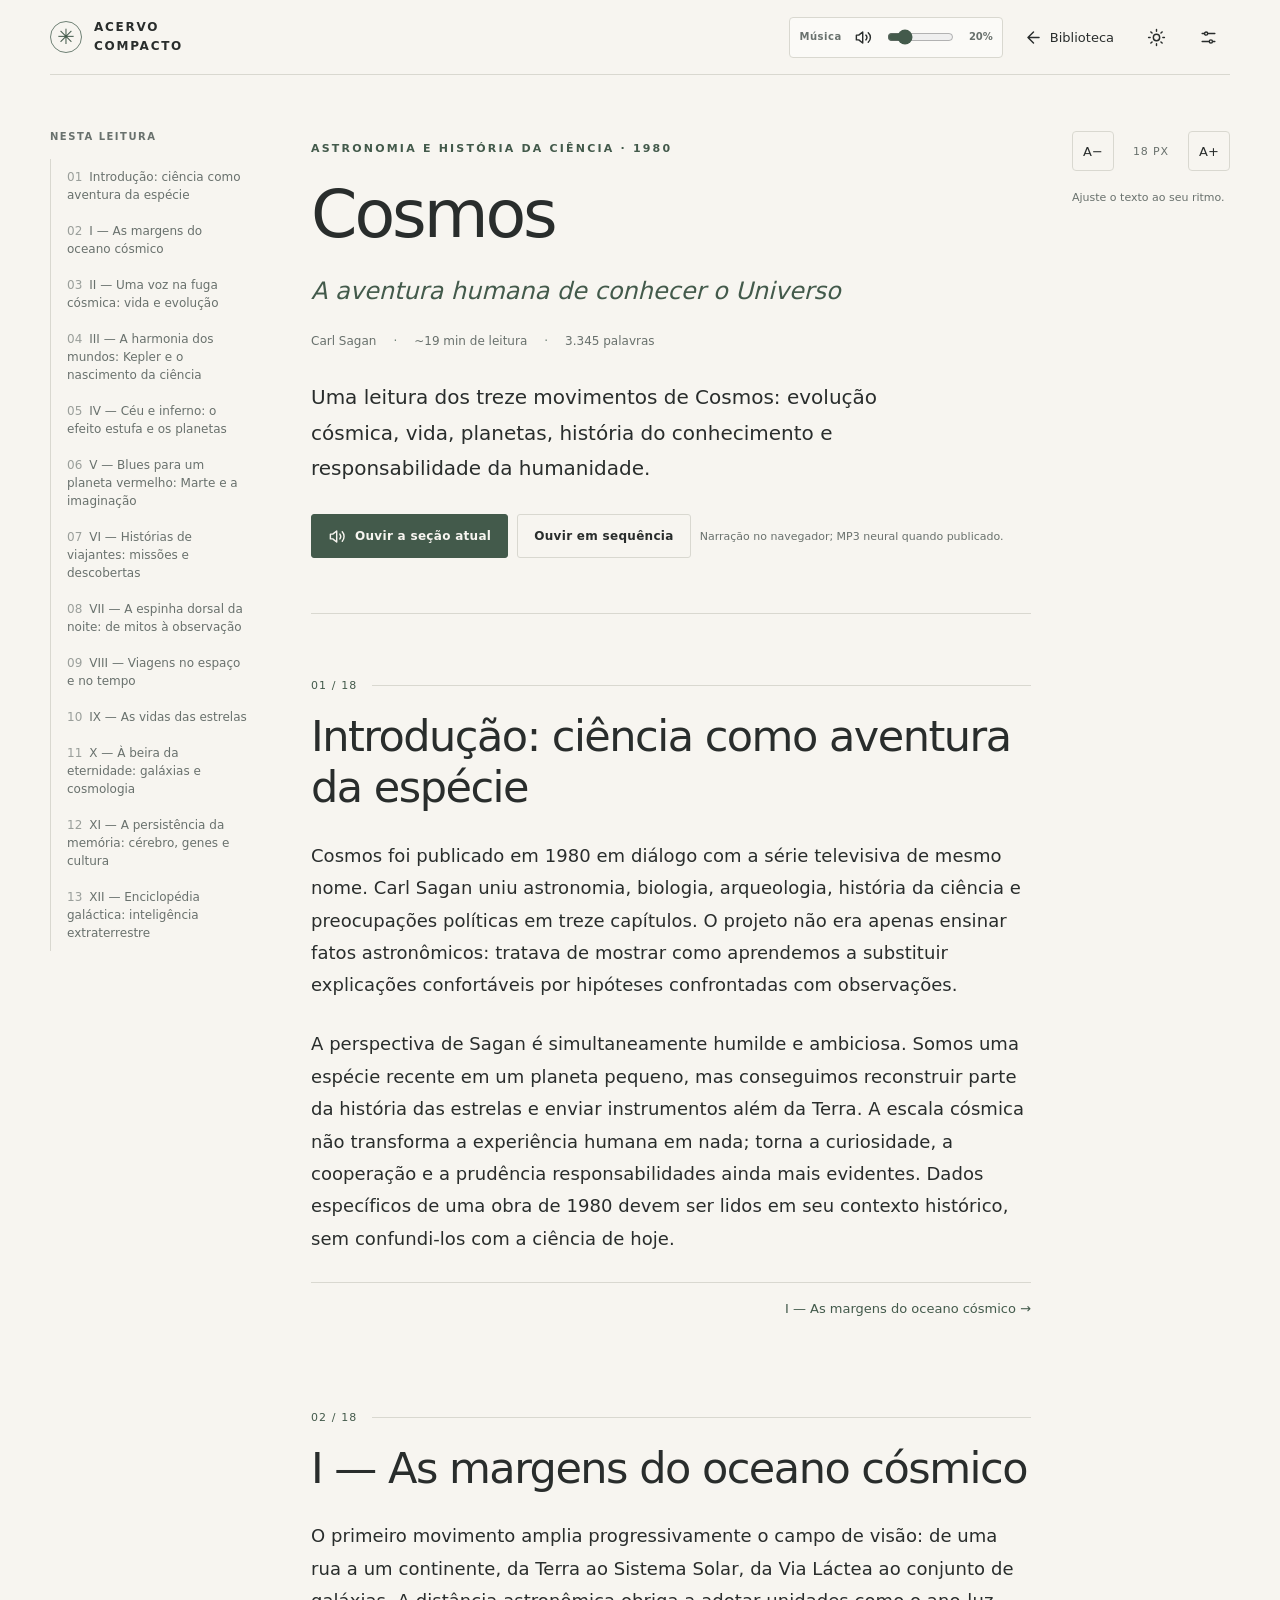
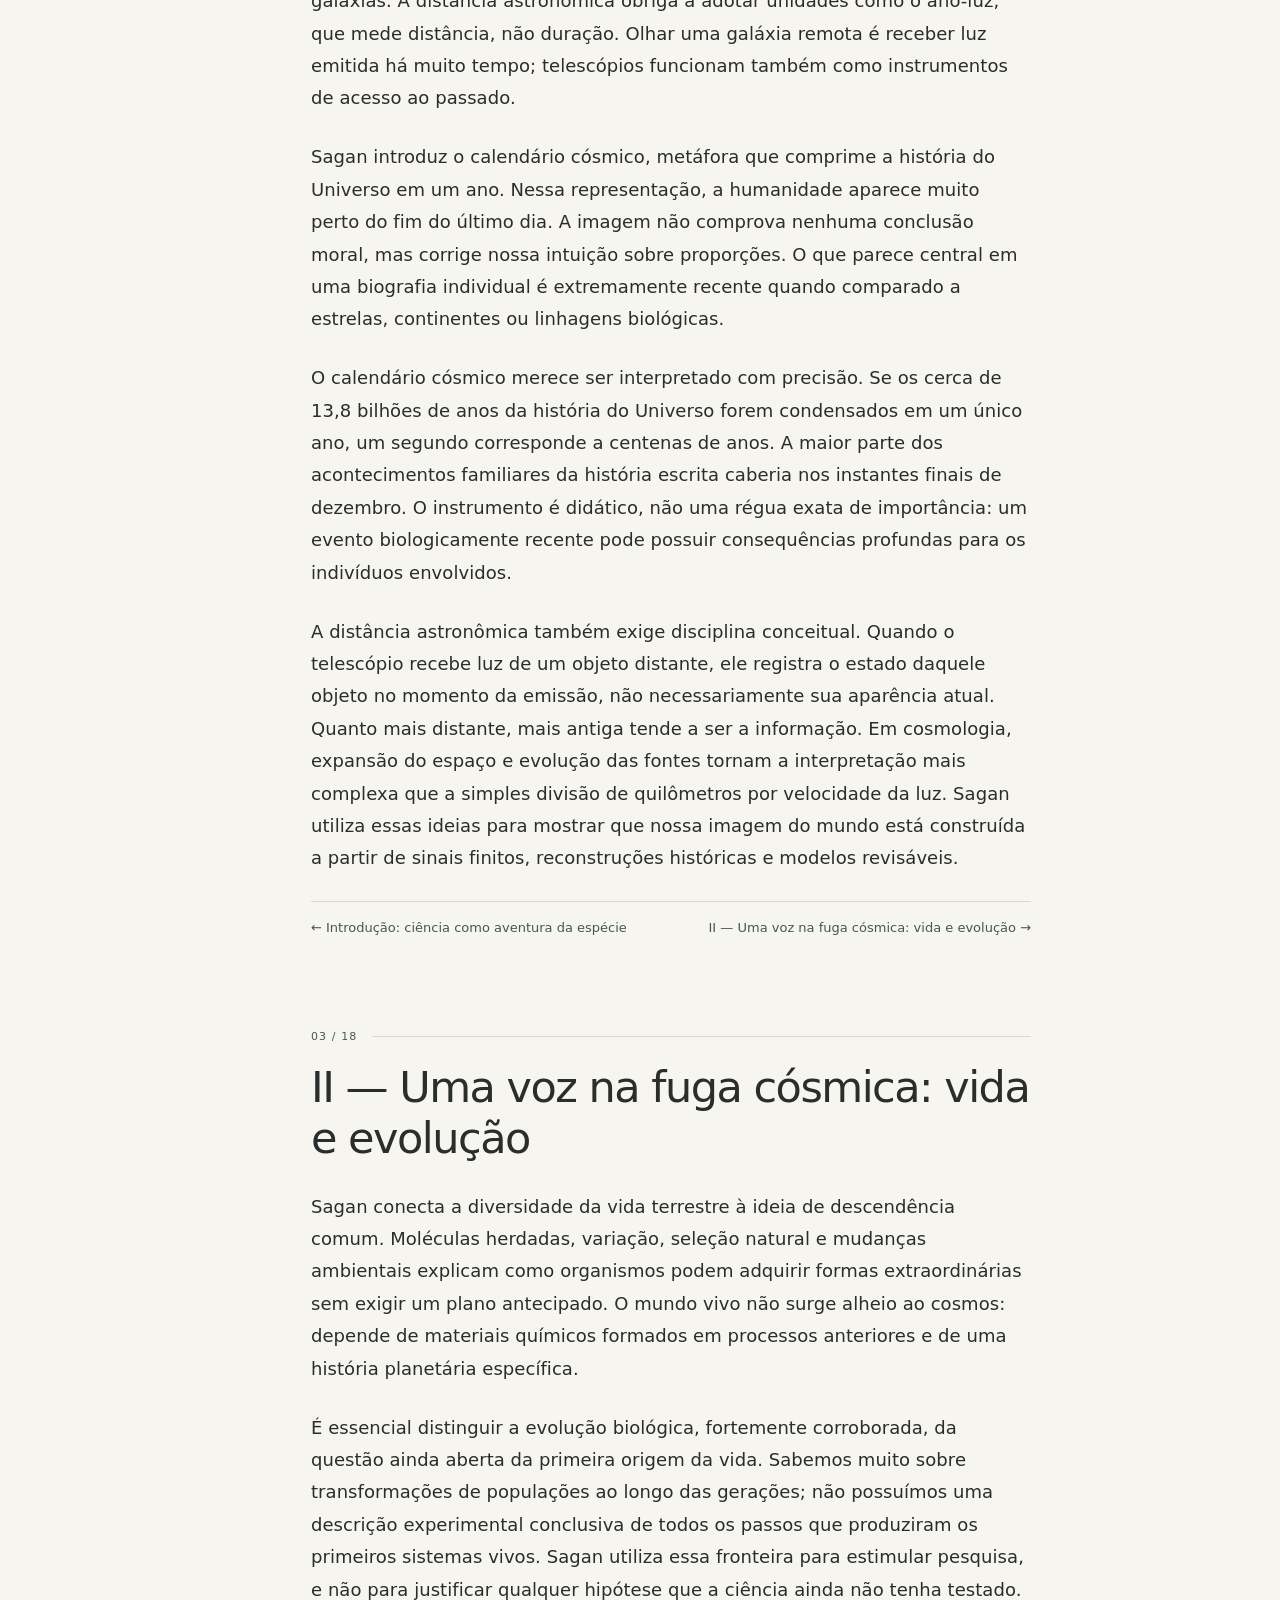
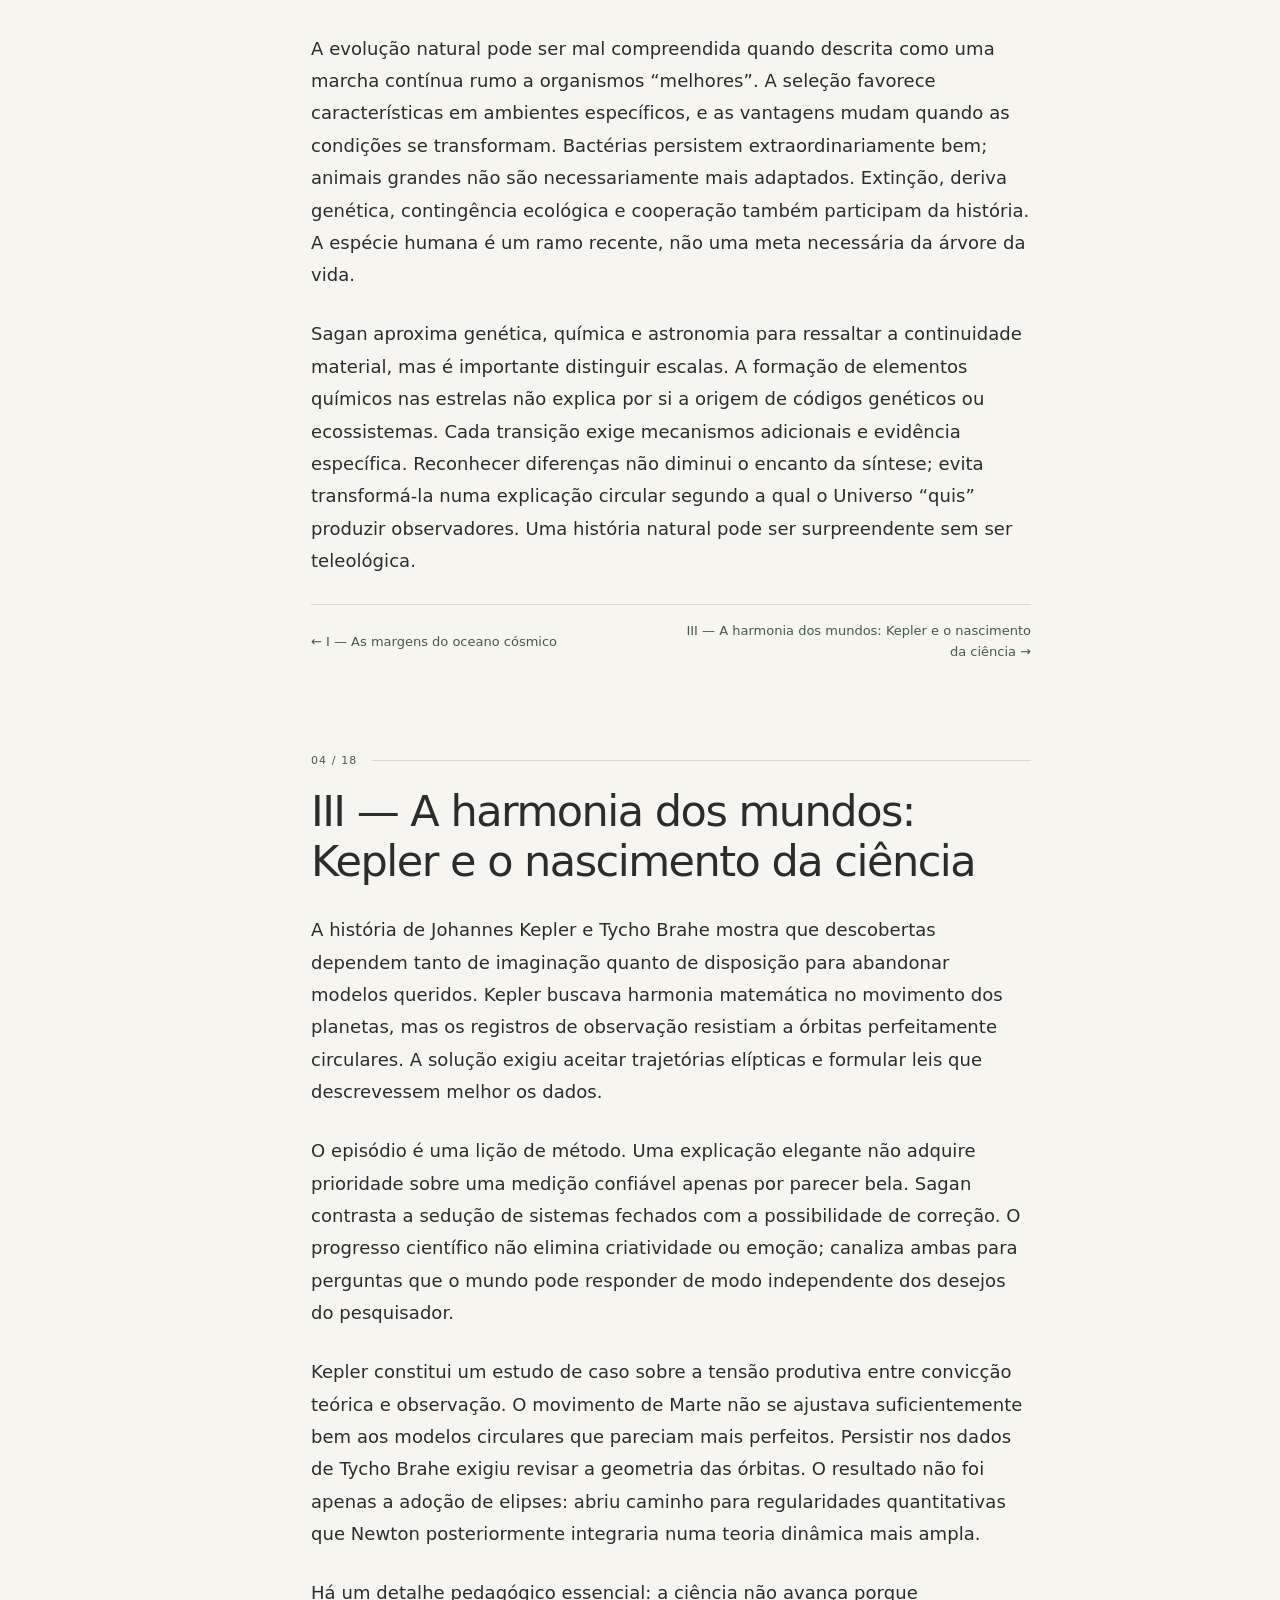
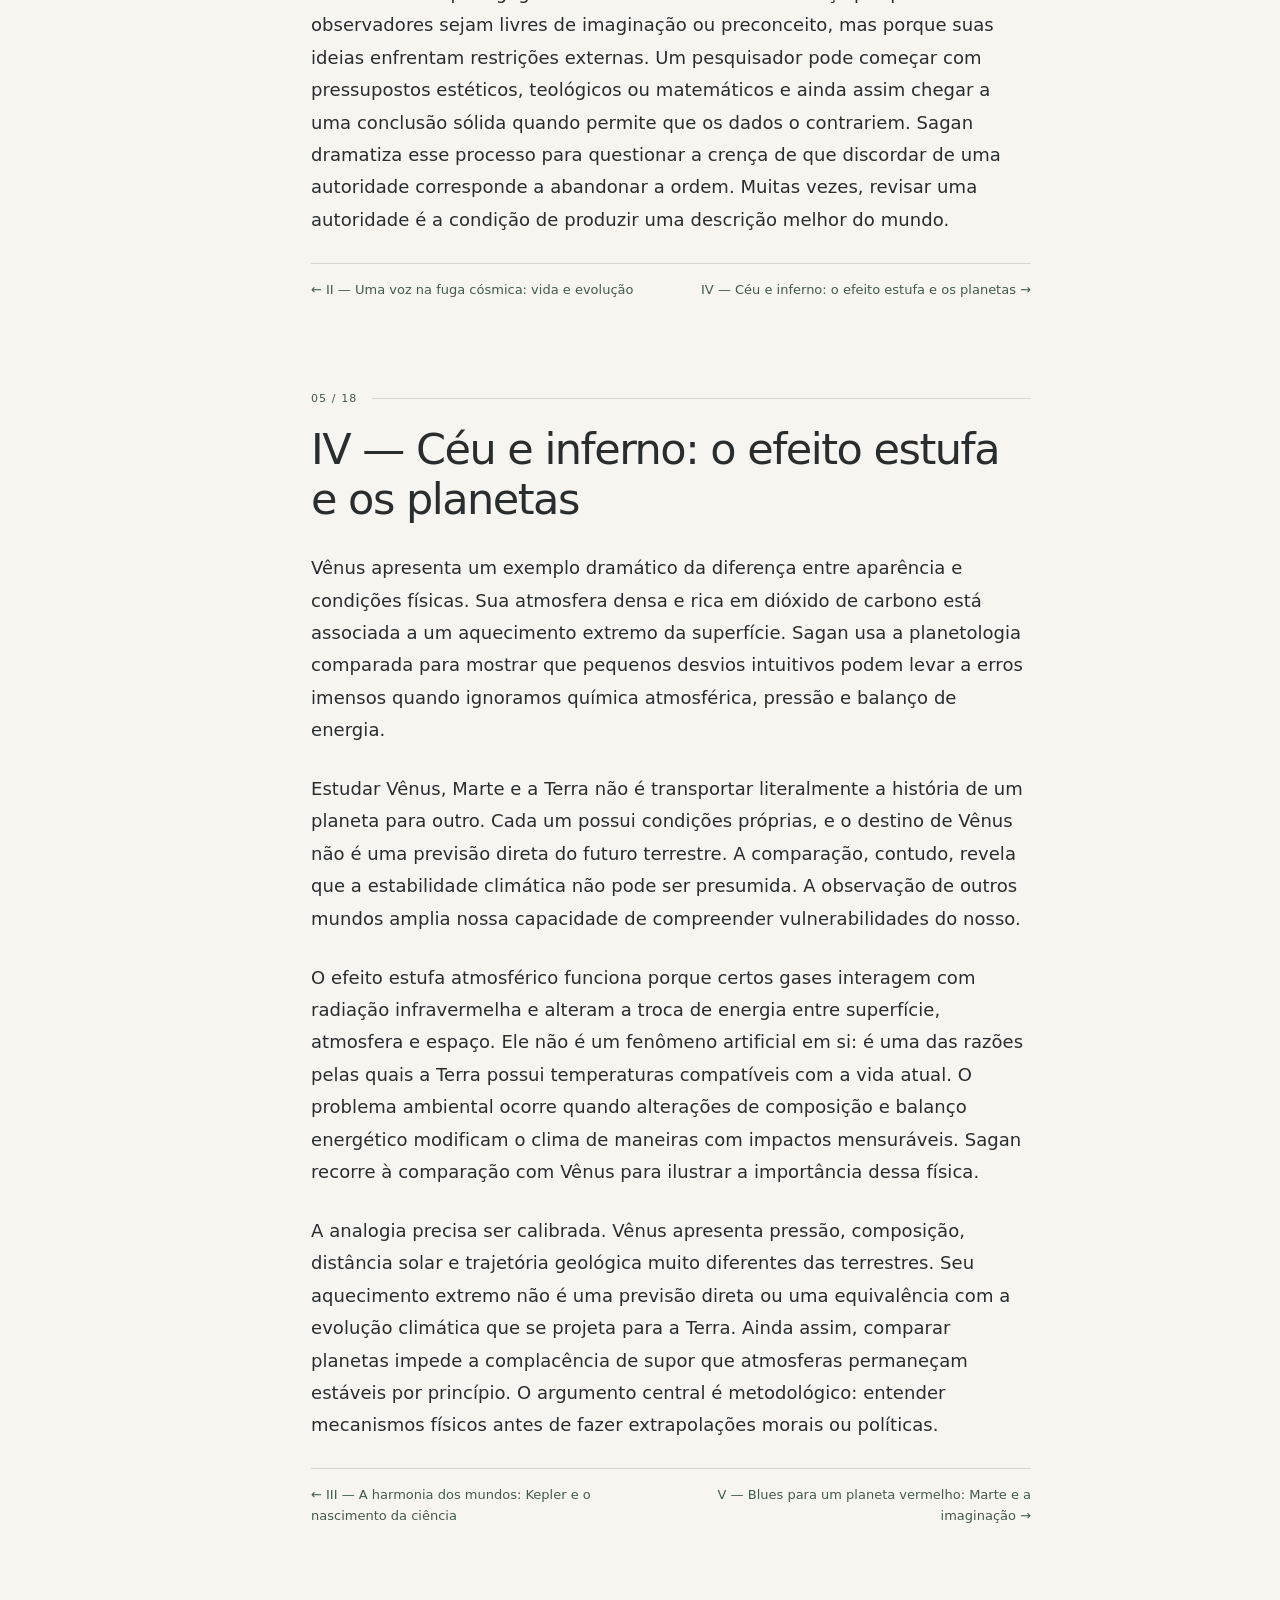
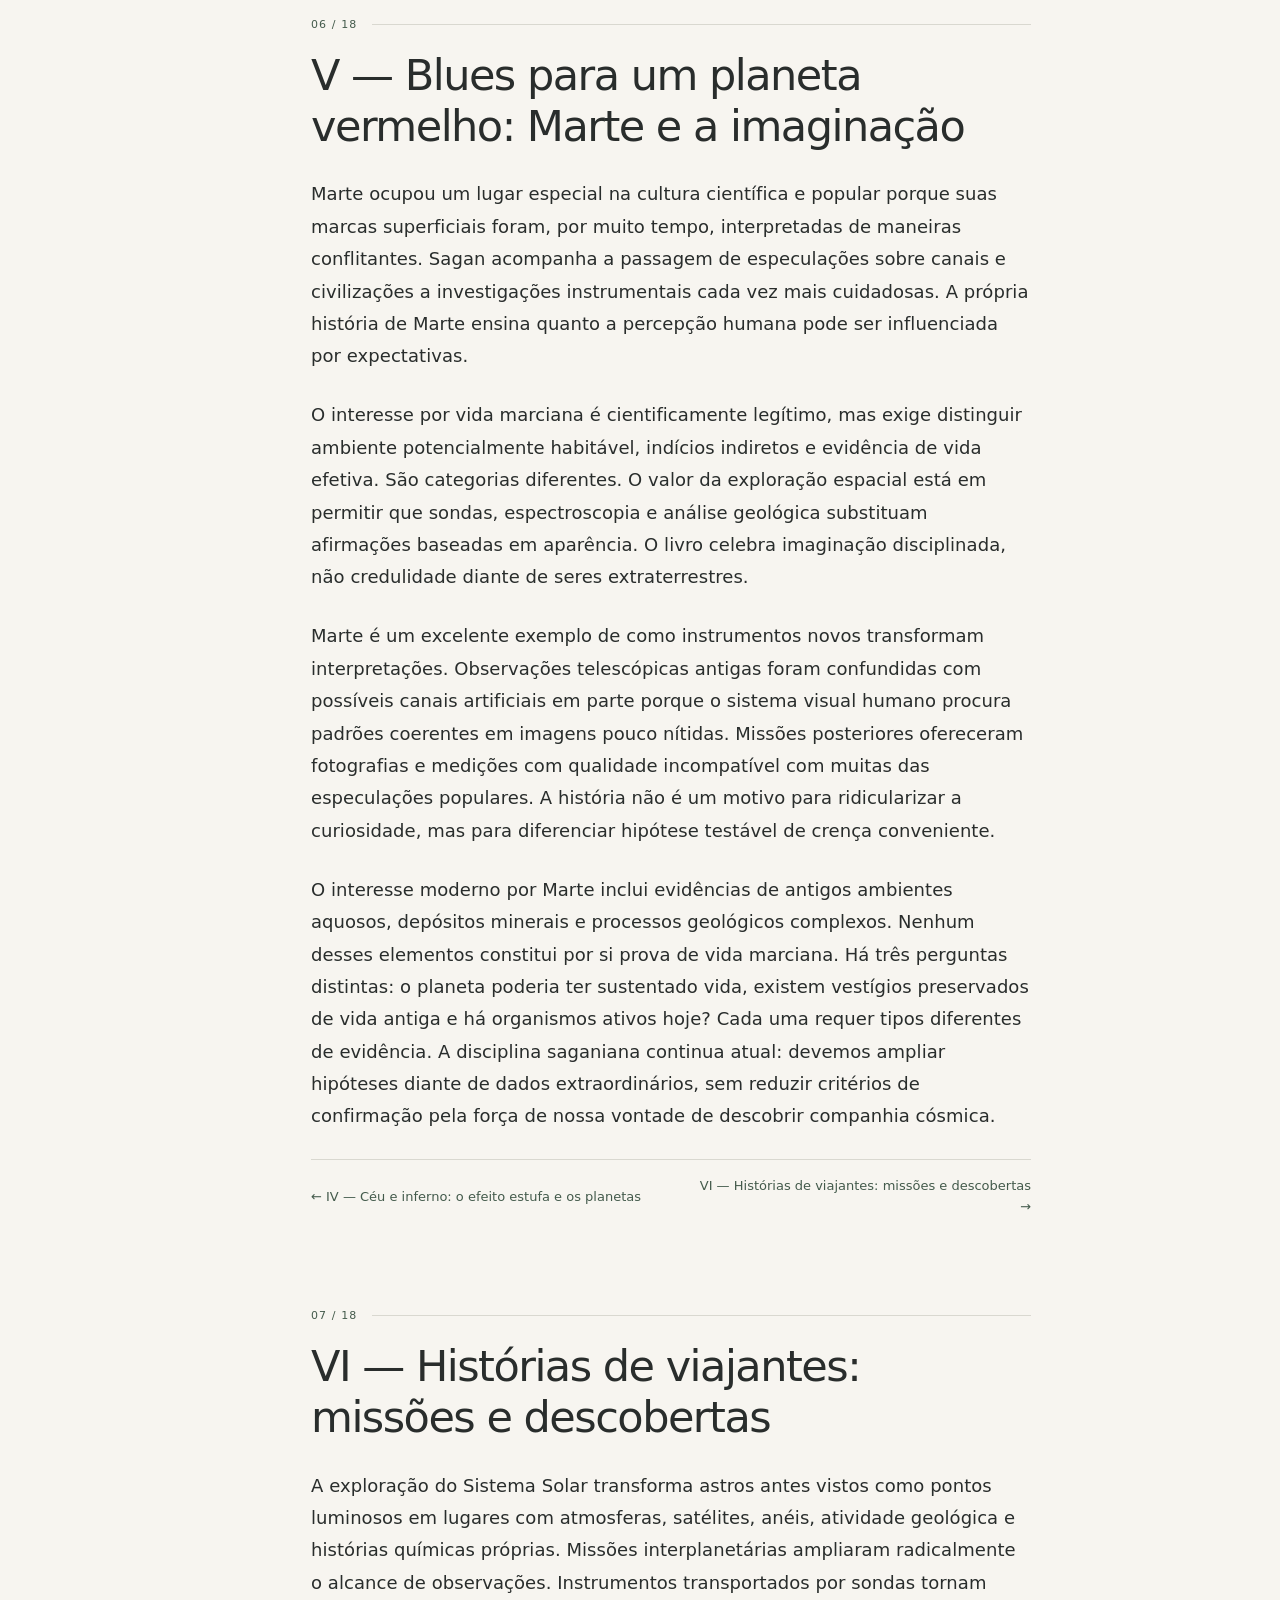
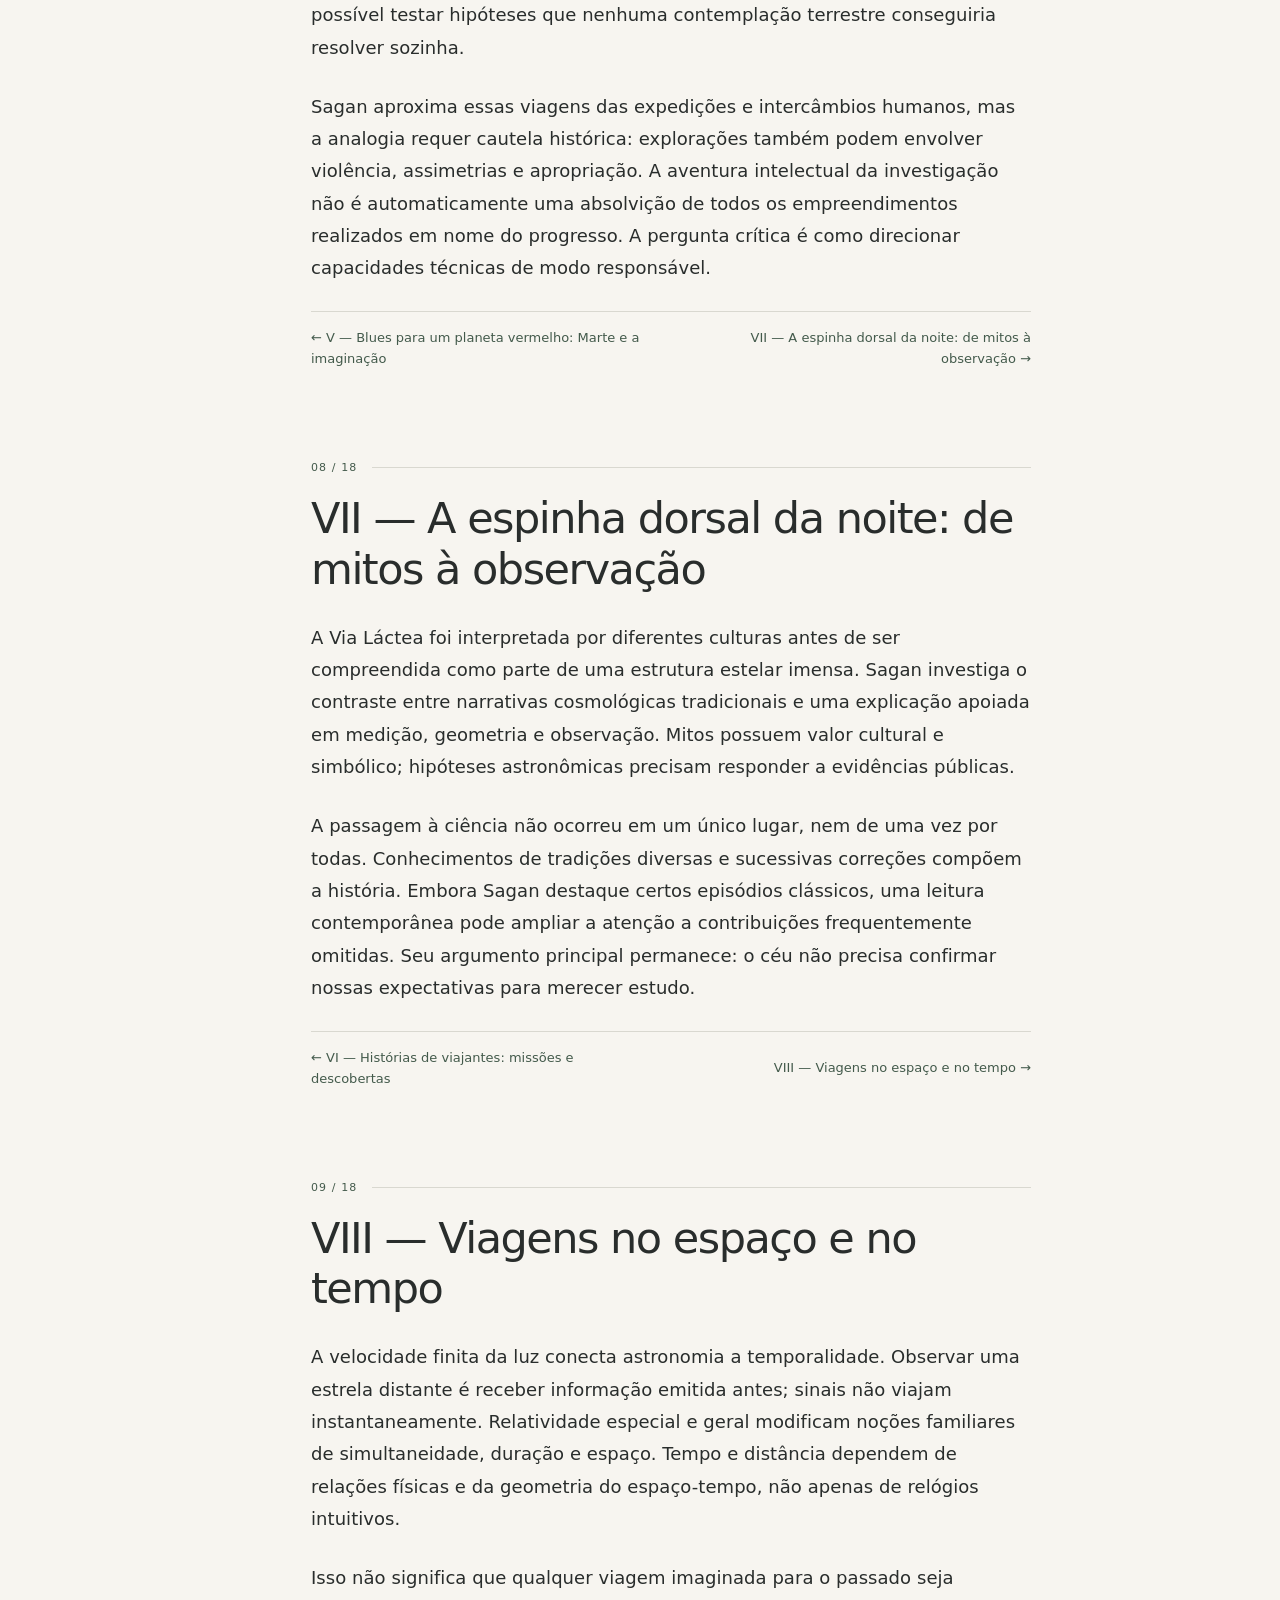
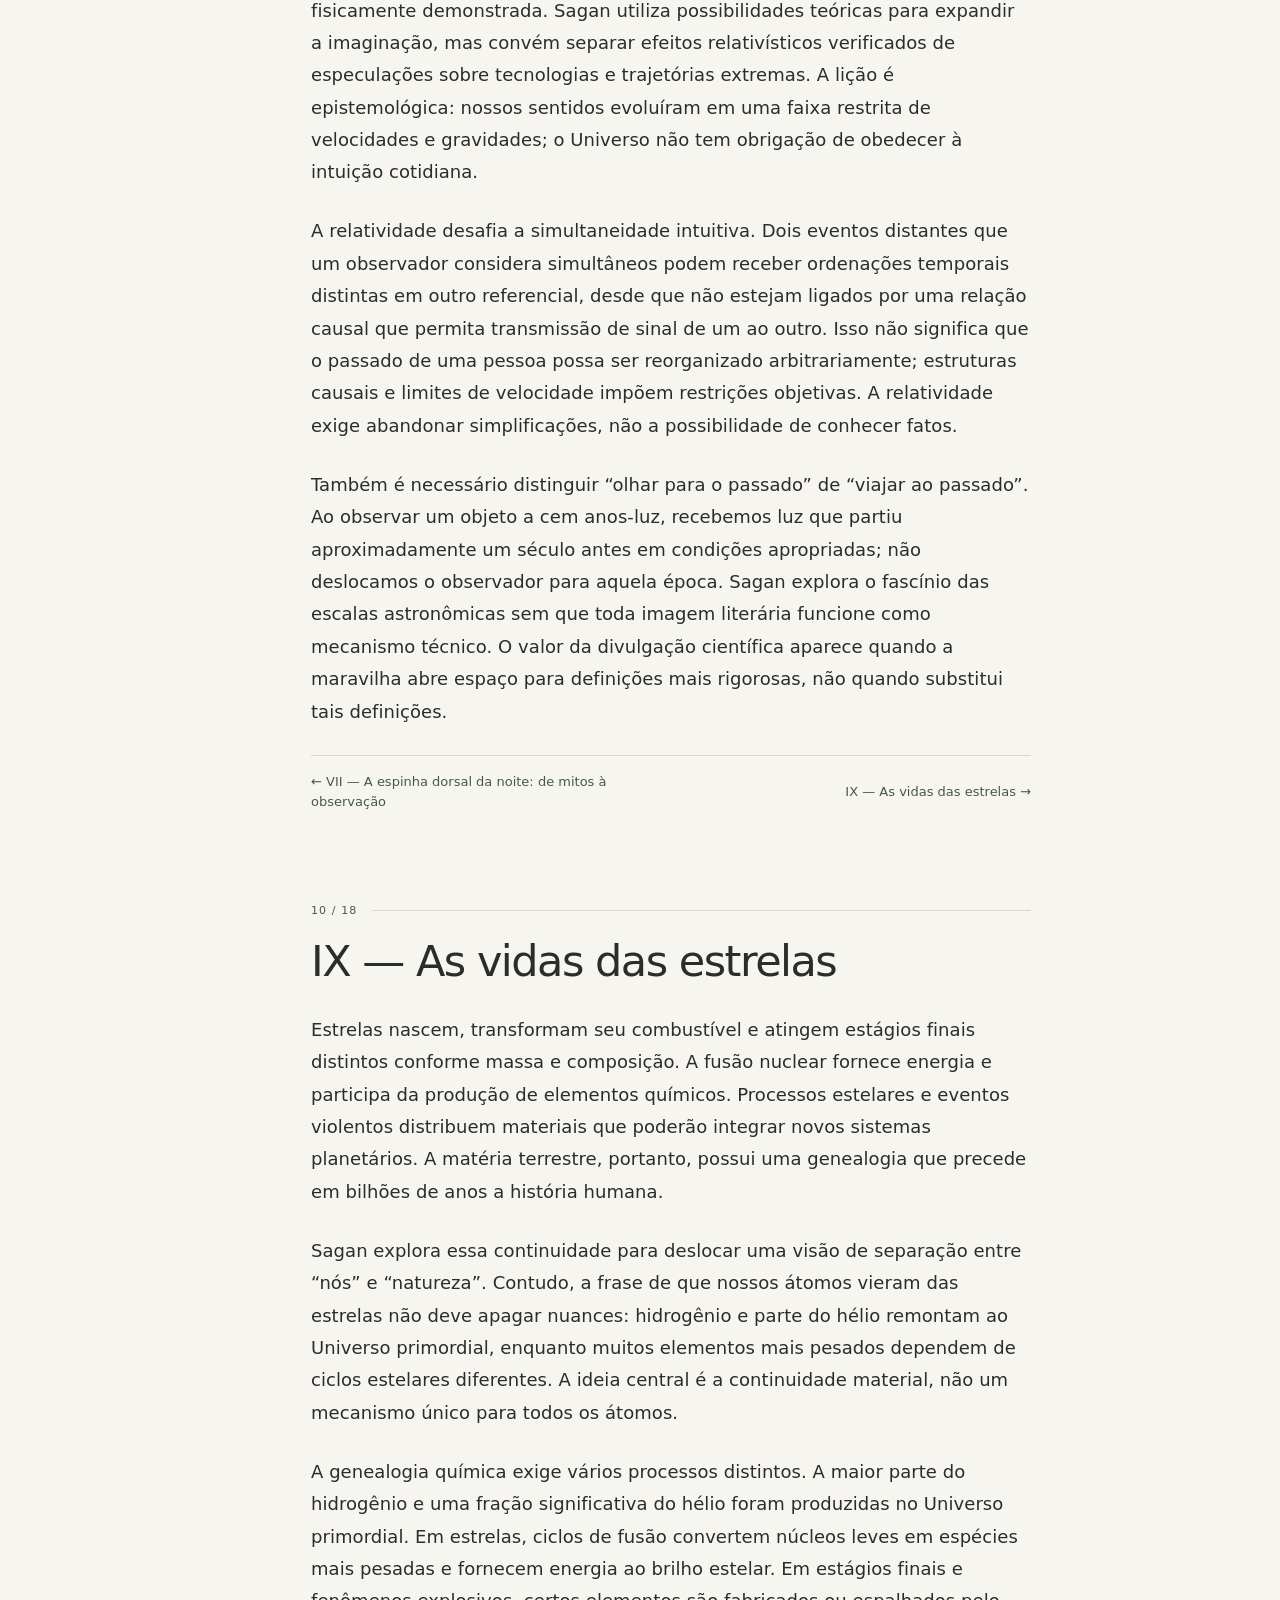
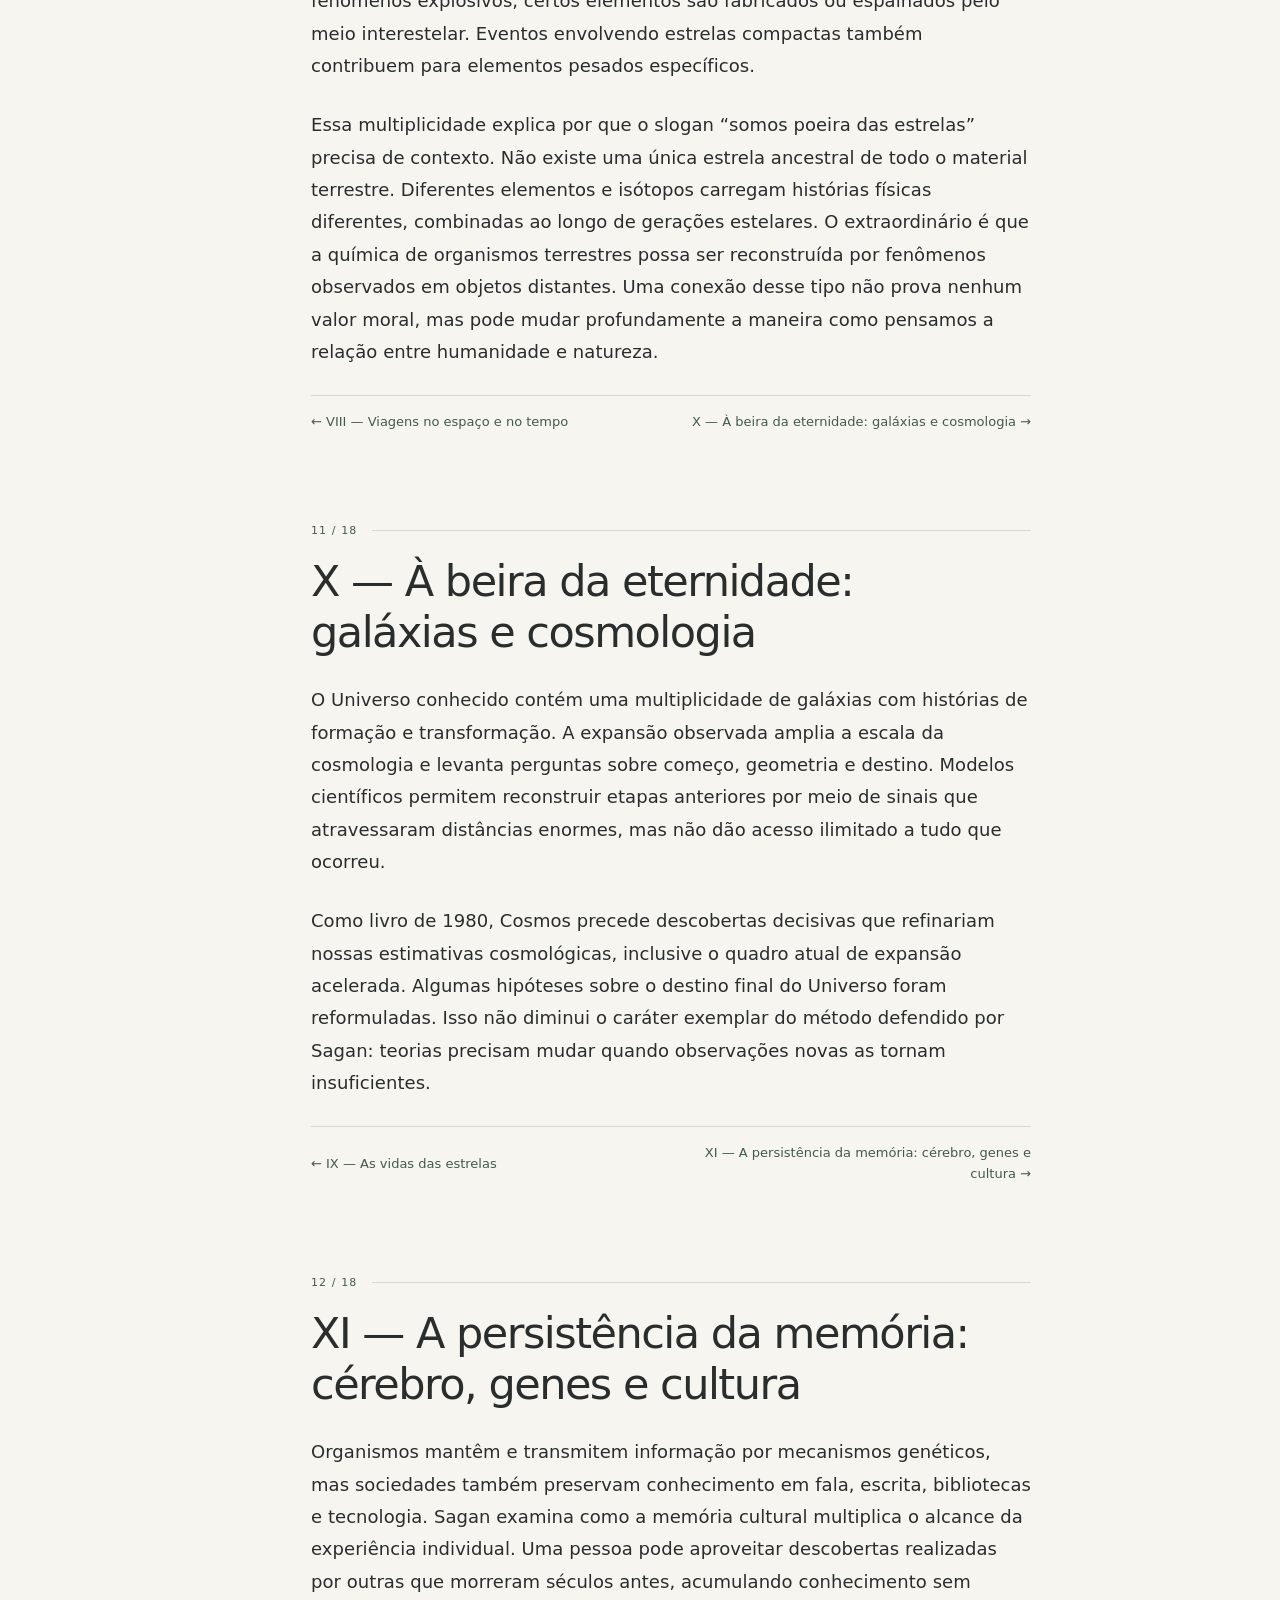
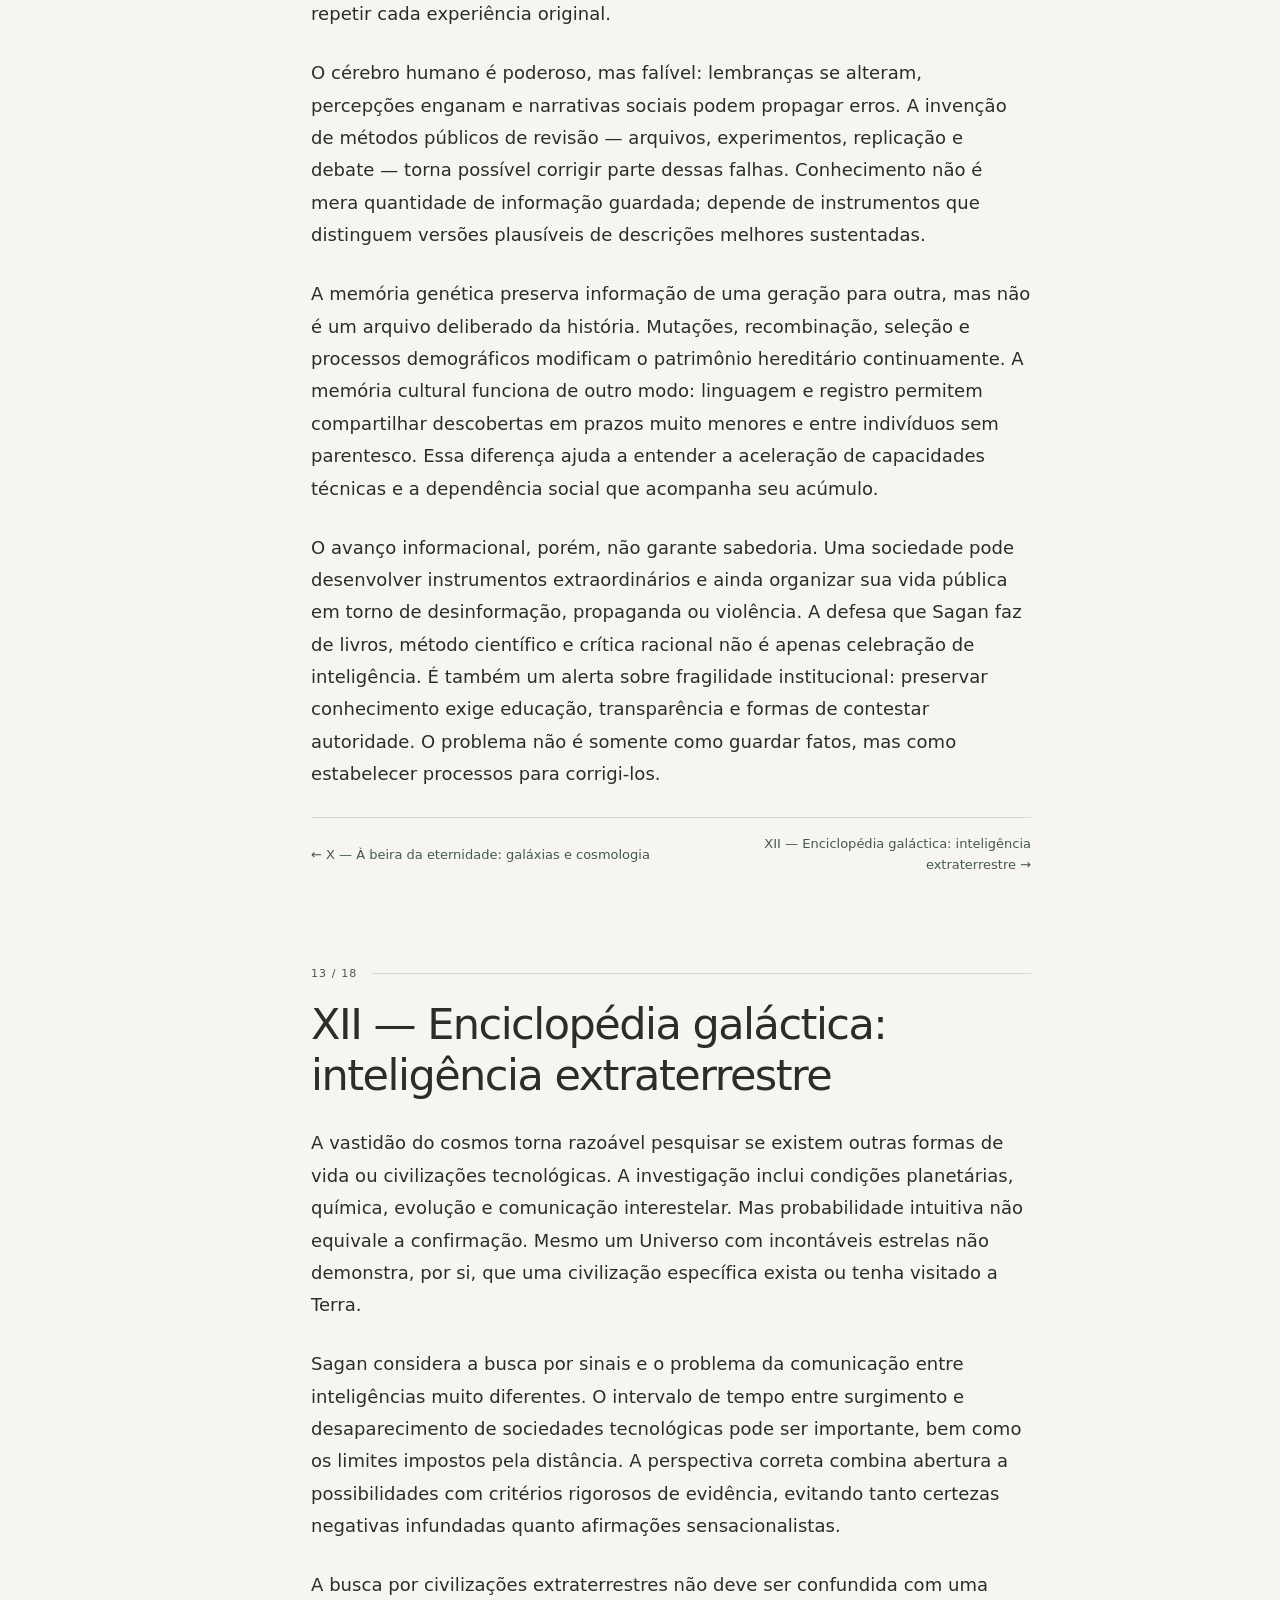
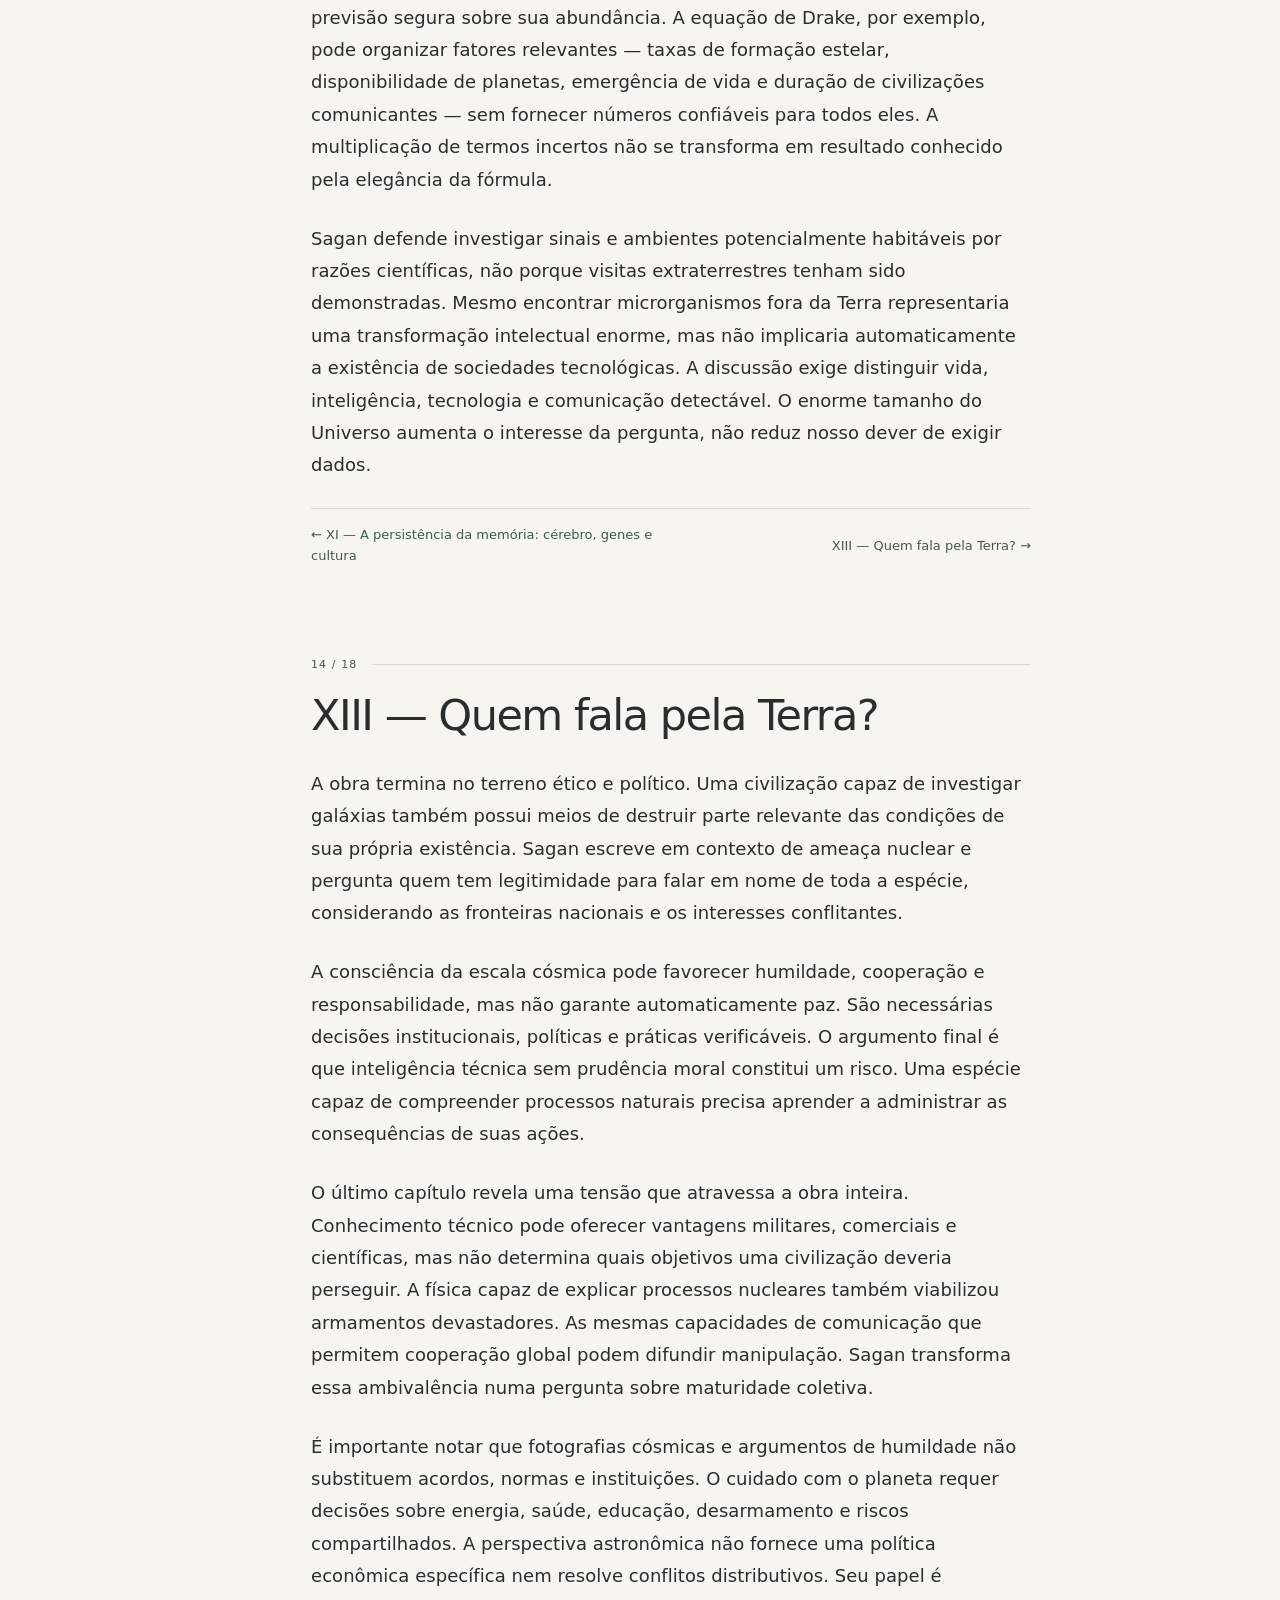
<file: livros/cosmos/index.html>
<!DOCTYPE html><html lang="pt-BR"><head><meta charset="utf-8"><meta name="viewport" content="width=device-width,initial-scale=1"><meta name="color-scheme" content="light dark"><meta name="application-name" content="Acervo Compacto"><meta name="theme-color" content="#F7F5F0"><meta name="description" content="Uma leitura dos treze movimentos de Cosmos: evolução cósmica, vida, planetas, história do conhecimento e responsabilidade da humanidade."><title>Cosmos · Acervo Compacto</title><link rel="icon" type="image/svg+xml" href="../../assets/images/favicon.svg"><link rel="stylesheet" href="../../assets/css/styles.css"><script>try{const t=JSON.parse(localStorage.getItem('biblioteca.existencia.v1.preferences')||'{}').theme;document.documentElement.dataset.theme=t==='dark'||(t!=='light'&&matchMedia('(prefers-color-scheme:dark)').matches)?'dark':'light'}catch(e){document.documentElement.dataset.theme=matchMedia('(prefers-color-scheme:dark)').matches?'dark':'light'}</script></head><body data-page="reader" data-book="cosmos"><a class="skip-link" href="#content">Ir para o texto</a><div class="reading-meter" aria-hidden="true"><span data-reading-meter></span></div><div class="storage-warning" role="status"></div><header class="topbar wrap reader-header">
<a class="masthead" href="../../index.html" aria-label="Acervo Compacto — Início"><span class="brand-symbol" aria-hidden="true">✳</span><span class="brand-name">Acervo<br>Compacto</span></a>
<nav class="top-actions" aria-label="Ações gerais"><a class="text-button" href="../../index.html"><svg aria-hidden="true" viewBox="0 0 24 24" width="19" height="19" fill="none" stroke="currentColor" stroke-width="1.8" stroke-linecap="round" stroke-linejoin="round"><path d="m12 19-7-7 7-7M5 12h14"/></svg><span class="hide-small">Biblioteca</span></a><button type="button" class="icon-button" data-theme-toggle aria-label="Alternar tema" title="Alternar tema"><svg aria-hidden="true" viewBox="0 0 24 24" width="19" height="19" fill="none" stroke="currentColor" stroke-width="1.8" stroke-linecap="round" stroke-linejoin="round"><circle cx="12" cy="12" r="4"/><path d="M12 2v2m0 16v2M4.9 4.9l1.5 1.5m11.2 11.2 1.5 1.5M2 12h2m16 0h2M4.9 19.1l1.5-1.5M17.6 6.4l1.5-1.5"/></svg></button><button type="button" class="icon-button" data-open-settings aria-label="Preferências" title="Preferências"><svg aria-hidden="true" viewBox="0 0 24 24" width="19" height="19" fill="none" stroke="currentColor" stroke-width="1.8" stroke-linecap="round" stroke-linejoin="round"><path d="M4 7h16M4 17h16"/><circle cx="9" cy="7" r="2" fill="var(--bg)"/><circle cx="15" cy="17" r="2" fill="var(--bg)"/></svg></button></nav></header><div class="reader-shell wrap"><aside class="reader-sidebar" aria-label="Sumário da obra"><p class="toc-title">Nesta leitura</p><ol class="toc-list"><li><a href="#contexto"><span class="chapter-no">01</span>Introdução: ciência como aventura da espécie</a></li><li><a href="#oceano"><span class="chapter-no">02</span>I — As margens do oceano cósmico</a></li><li><a href="#fuga"><span class="chapter-no">03</span>II — Uma voz na fuga cósmica: vida e evolução</a></li><li><a href="#harmonia"><span class="chapter-no">04</span>III — A harmonia dos mundos: Kepler e o nascimento da ciência</a></li><li><a href="#ceu-inferno"><span class="chapter-no">05</span>IV — Céu e inferno: o efeito estufa e os planetas</a></li><li><a href="#marte"><span class="chapter-no">06</span>V — Blues para um planeta vermelho: Marte e a imaginação</a></li><li><a href="#viajantes"><span class="chapter-no">07</span>VI — Histórias de viajantes: missões e descobertas</a></li><li><a href="#coluna"><span class="chapter-no">08</span>VII — A espinha dorsal da noite: de mitos à observação</a></li><li><a href="#espaco-tempo"><span class="chapter-no">09</span>VIII — Viagens no espaço e no tempo</a></li><li><a href="#estrelas"><span class="chapter-no">10</span>IX — As vidas das estrelas</a></li><li><a href="#eternidade"><span class="chapter-no">11</span>X — À beira da eternidade: galáxias e cosmologia</a></li><li><a href="#memoria"><span class="chapter-no">12</span>XI — A persistência da memória: cérebro, genes e cultura</a></li><li><a href="#enciclopedia"><span class="chapter-no">13</span>XII — Enciclopédia galáctica: inteligência extraterrestre</a></li><li><a href="#terra"><span class="chapter-no">14</span>XIII — Quem fala pela Terra?</a></li><li><a href="#criticas"><span class="chapter-no">15</span>Como ler um clássico científico sem congelá-lo em 1980</a></li><li><a href="#conexoes"><span class="chapter-no">16</span>Cosmos em diálogo com outros autores</a></li><li><a href="#perguntas"><span class="chapter-no">17</span>Oito perguntas para reflexão</a></li><li><a href="#sintese"><span class="chapter-no">18</span>Síntese das cinco ideias centrais</a></li></ol></aside><div class="reader-tools" aria-label="Controles de leitura"><div class="tool-group"><button type="button" class="tool-button" data-font-down aria-label="Diminuir fonte">A−</button><span data-font-current class="tool-label">18 px</span><button type="button" class="tool-button" data-font-up aria-label="Aumentar fonte">A+</button></div><div class="tool-note">Ajuste o texto ao seu ritmo.</div></div><main id="content" class="reader-main"><article><header class="book-intro"><span class="eyebrow">Astronomia e história da ciência · 1980</span><h1>Cosmos</h1><p class="subtitle">A aventura humana de conhecer o Universo</p><div class="intro-meta"><span>Carl Sagan</span><span>~19 min de leitura</span><span>3.345 palavras</span></div><p class="intro-lede">Uma leitura dos treze movimentos de Cosmos: evolução cósmica, vida, planetas, história do conhecimento e responsabilidade da humanidade.</p><div class="speech-launch"><button type="button" class="solid-action" data-speech-section><svg aria-hidden="true" viewBox="0 0 24 24" width="19" height="19" fill="none" stroke="currentColor" stroke-width="1.8" stroke-linecap="round" stroke-linejoin="round"><path d="M11 5 6 9H3v6h3l5 4V5Zm4 4a5 5 0 0 1 0 6m3-9a9 9 0 0 1 0 12"/></svg> Ouvir a seção atual</button><button type="button" class="outline-action" data-speech-all>Ouvir em sequência</button><span class="voice-hint">Narração no navegador; MP3 neural quando publicado.</span></div><div class="resume-alert" data-resume-alert><strong>Última leitura: <span data-resume-percent>0%</span>.</strong><button type="button" class="small-link" data-resume-button style="border:0;border-bottom:1px solid currentColor;background:transparent;cursor:pointer">Ir ao ponto salvo</button></div></header><details class="mobile-toc"><summary>Sumário · 18 seções</summary><ol class="toc-list"><li><a href="#contexto"><span class="chapter-no">01</span>Introdução: ciência como aventura da espécie</a></li><li><a href="#oceano"><span class="chapter-no">02</span>I — As margens do oceano cósmico</a></li><li><a href="#fuga"><span class="chapter-no">03</span>II — Uma voz na fuga cósmica: vida e evolução</a></li><li><a href="#harmonia"><span class="chapter-no">04</span>III — A harmonia dos mundos: Kepler e o nascimento da ciência</a></li><li><a href="#ceu-inferno"><span class="chapter-no">05</span>IV — Céu e inferno: o efeito estufa e os planetas</a></li><li><a href="#marte"><span class="chapter-no">06</span>V — Blues para um planeta vermelho: Marte e a imaginação</a></li><li><a href="#viajantes"><span class="chapter-no">07</span>VI — Histórias de viajantes: missões e descobertas</a></li><li><a href="#coluna"><span class="chapter-no">08</span>VII — A espinha dorsal da noite: de mitos à observação</a></li><li><a href="#espaco-tempo"><span class="chapter-no">09</span>VIII — Viagens no espaço e no tempo</a></li><li><a href="#estrelas"><span class="chapter-no">10</span>IX — As vidas das estrelas</a></li><li><a href="#eternidade"><span class="chapter-no">11</span>X — À beira da eternidade: galáxias e cosmologia</a></li><li><a href="#memoria"><span class="chapter-no">12</span>XI — A persistência da memória: cérebro, genes e cultura</a></li><li><a href="#enciclopedia"><span class="chapter-no">13</span>XII — Enciclopédia galáctica: inteligência extraterrestre</a></li><li><a href="#terra"><span class="chapter-no">14</span>XIII — Quem fala pela Terra?</a></li><li><a href="#criticas"><span class="chapter-no">15</span>Como ler um clássico científico sem congelá-lo em 1980</a></li><li><a href="#conexoes"><span class="chapter-no">16</span>Cosmos em diálogo com outros autores</a></li><li><a href="#perguntas"><span class="chapter-no">17</span>Oito perguntas para reflexão</a></li><li><a href="#sintese"><span class="chapter-no">18</span>Síntese das cinco ideias centrais</a></li></ol></details><section id="contexto" class="reading-section" data-chapter aria-labelledby="heading-contexto"><div class="section-top"><span class="section-index">01 / 18</span><span class="section-rule"></span></div><h2 id="heading-contexto">Introdução: ciência como aventura da espécie</h2><div class="reading-body"><p id="contexto-1" data-readable>Cosmos foi publicado em 1980 em diálogo com a série televisiva de mesmo nome. Carl Sagan uniu astronomia, biologia, arqueologia, história da ciência e preocupações políticas em treze capítulos. O projeto não era apenas ensinar fatos astronômicos: tratava de mostrar como aprendemos a substituir explicações confortáveis por hipóteses confrontadas com observações.</p><p id="contexto-2" data-readable>A perspectiva de Sagan é simultaneamente humilde e ambiciosa. Somos uma espécie recente em um planeta pequeno, mas conseguimos reconstruir parte da história das estrelas e enviar instrumentos além da Terra. A escala cósmica não transforma a experiência humana em nada; torna a curiosidade, a cooperação e a prudência responsabilidades ainda mais evidentes. Dados específicos de uma obra de 1980 devem ser lidos em seu contexto histórico, sem confundi-los com a ciência de hoje.</p></div><nav class="section-nav" aria-label="Navegação entre seções"><a href="#oceano">I — As margens do oceano cósmico →</a></nav></section>
<section id="oceano" class="reading-section" data-chapter aria-labelledby="heading-oceano"><div class="section-top"><span class="section-index">02 / 18</span><span class="section-rule"></span></div><h2 id="heading-oceano">I — As margens do oceano cósmico</h2><div class="reading-body"><p id="oceano-1" data-readable>O primeiro movimento amplia progressivamente o campo de visão: de uma rua a um continente, da Terra ao Sistema Solar, da Via Láctea ao conjunto de galáxias. A distância astronômica obriga a adotar unidades como o ano-luz, que mede distância, não duração. Olhar uma galáxia remota é receber luz emitida há muito tempo; telescópios funcionam também como instrumentos de acesso ao passado.</p><p id="oceano-2" data-readable>Sagan introduz o calendário cósmico, metáfora que comprime a história do Universo em um ano. Nessa representação, a humanidade aparece muito perto do fim do último dia. A imagem não comprova nenhuma conclusão moral, mas corrige nossa intuição sobre proporções. O que parece central em uma biografia individual é extremamente recente quando comparado a estrelas, continentes ou linhagens biológicas.</p><p id="oceano-extra-1" data-readable>O calendário cósmico merece ser interpretado com precisão. Se os cerca de 13,8 bilhões de anos da história do Universo forem condensados em um único ano, um segundo corresponde a centenas de anos. A maior parte dos acontecimentos familiares da história escrita caberia nos instantes finais de dezembro. O instrumento é didático, não uma régua exata de importância: um evento biologicamente recente pode possuir consequências profundas para os indivíduos envolvidos.</p><p id="oceano-extra-2" data-readable>A distância astronômica também exige disciplina conceitual. Quando o telescópio recebe luz de um objeto distante, ele registra o estado daquele objeto no momento da emissão, não necessariamente sua aparência atual. Quanto mais distante, mais antiga tende a ser a informação. Em cosmologia, expansão do espaço e evolução das fontes tornam a interpretação mais complexa que a simples divisão de quilômetros por velocidade da luz. Sagan utiliza essas ideias para mostrar que nossa imagem do mundo está construída a partir de sinais finitos, reconstruções históricas e modelos revisáveis.</p></div><nav class="section-nav" aria-label="Navegação entre seções"><a href="#contexto">← Introdução: ciência como aventura da espécie</a><a href="#fuga">II — Uma voz na fuga cósmica: vida e evolução →</a></nav></section>
<section id="fuga" class="reading-section" data-chapter aria-labelledby="heading-fuga"><div class="section-top"><span class="section-index">03 / 18</span><span class="section-rule"></span></div><h2 id="heading-fuga">II — Uma voz na fuga cósmica: vida e evolução</h2><div class="reading-body"><p id="fuga-1" data-readable>Sagan conecta a diversidade da vida terrestre à ideia de descendência comum. Moléculas herdadas, variação, seleção natural e mudanças ambientais explicam como organismos podem adquirir formas extraordinárias sem exigir um plano antecipado. O mundo vivo não surge alheio ao cosmos: depende de materiais químicos formados em processos anteriores e de uma história planetária específica.</p><p id="fuga-2" data-readable>É essencial distinguir a evolução biológica, fortemente corroborada, da questão ainda aberta da primeira origem da vida. Sabemos muito sobre transformações de populações ao longo das gerações; não possuímos uma descrição experimental conclusiva de todos os passos que produziram os primeiros sistemas vivos. Sagan utiliza essa fronteira para estimular pesquisa, e não para justificar qualquer hipótese que a ciência ainda não tenha testado.</p><p id="fuga-extra-1" data-readable>A evolução natural pode ser mal compreendida quando descrita como uma marcha contínua rumo a organismos “melhores”. A seleção favorece características em ambientes específicos, e as vantagens mudam quando as condições se transformam. Bactérias persistem extraordinariamente bem; animais grandes não são necessariamente mais adaptados. Extinção, deriva genética, contingência ecológica e cooperação também participam da história. A espécie humana é um ramo recente, não uma meta necessária da árvore da vida.</p><p id="fuga-extra-2" data-readable>Sagan aproxima genética, química e astronomia para ressaltar a continuidade material, mas é importante distinguir escalas. A formação de elementos químicos nas estrelas não explica por si a origem de códigos genéticos ou ecossistemas. Cada transição exige mecanismos adicionais e evidência específica. Reconhecer diferenças não diminui o encanto da síntese; evita transformá-la numa explicação circular segundo a qual o Universo “quis” produzir observadores. Uma história natural pode ser surpreendente sem ser teleológica.</p></div><nav class="section-nav" aria-label="Navegação entre seções"><a href="#oceano">← I — As margens do oceano cósmico</a><a href="#harmonia">III — A harmonia dos mundos: Kepler e o nascimento da ciência →</a></nav></section>
<section id="harmonia" class="reading-section" data-chapter aria-labelledby="heading-harmonia"><div class="section-top"><span class="section-index">04 / 18</span><span class="section-rule"></span></div><h2 id="heading-harmonia">III — A harmonia dos mundos: Kepler e o nascimento da ciência</h2><div class="reading-body"><p id="harmonia-1" data-readable>A história de Johannes Kepler e Tycho Brahe mostra que descobertas dependem tanto de imaginação quanto de disposição para abandonar modelos queridos. Kepler buscava harmonia matemática no movimento dos planetas, mas os registros de observação resistiam a órbitas perfeitamente circulares. A solução exigiu aceitar trajetórias elípticas e formular leis que descrevessem melhor os dados.</p><p id="harmonia-2" data-readable>O episódio é uma lição de método. Uma explicação elegante não adquire prioridade sobre uma medição confiável apenas por parecer bela. Sagan contrasta a sedução de sistemas fechados com a possibilidade de correção. O progresso científico não elimina criatividade ou emoção; canaliza ambas para perguntas que o mundo pode responder de modo independente dos desejos do pesquisador.</p><p id="harmonia-extra-1" data-readable>Kepler constitui um estudo de caso sobre a tensão produtiva entre convicção teórica e observação. O movimento de Marte não se ajustava suficientemente bem aos modelos circulares que pareciam mais perfeitos. Persistir nos dados de Tycho Brahe exigiu revisar a geometria das órbitas. O resultado não foi apenas a adoção de elipses: abriu caminho para regularidades quantitativas que Newton posteriormente integraria numa teoria dinâmica mais ampla.</p><p id="harmonia-extra-2" data-readable>Há um detalhe pedagógico essencial: a ciência não avança porque observadores sejam livres de imaginação ou preconceito, mas porque suas ideias enfrentam restrições externas. Um pesquisador pode começar com pressupostos estéticos, teológicos ou matemáticos e ainda assim chegar a uma conclusão sólida quando permite que os dados o contrariem. Sagan dramatiza esse processo para questionar a crença de que discordar de uma autoridade corresponde a abandonar a ordem. Muitas vezes, revisar uma autoridade é a condição de produzir uma descrição melhor do mundo.</p></div><nav class="section-nav" aria-label="Navegação entre seções"><a href="#fuga">← II — Uma voz na fuga cósmica: vida e evolução</a><a href="#ceu-inferno">IV — Céu e inferno: o efeito estufa e os planetas →</a></nav></section>
<section id="ceu-inferno" class="reading-section" data-chapter aria-labelledby="heading-ceu-inferno"><div class="section-top"><span class="section-index">05 / 18</span><span class="section-rule"></span></div><h2 id="heading-ceu-inferno">IV — Céu e inferno: o efeito estufa e os planetas</h2><div class="reading-body"><p id="ceu-inferno-1" data-readable>Vênus apresenta um exemplo dramático da diferença entre aparência e condições físicas. Sua atmosfera densa e rica em dióxido de carbono está associada a um aquecimento extremo da superfície. Sagan usa a planetologia comparada para mostrar que pequenos desvios intuitivos podem levar a erros imensos quando ignoramos química atmosférica, pressão e balanço de energia.</p><p id="ceu-inferno-2" data-readable>Estudar Vênus, Marte e a Terra não é transportar literalmente a história de um planeta para outro. Cada um possui condições próprias, e o destino de Vênus não é uma previsão direta do futuro terrestre. A comparação, contudo, revela que a estabilidade climática não pode ser presumida. A observação de outros mundos amplia nossa capacidade de compreender vulnerabilidades do nosso.</p><p id="ceu-inferno-extra-1" data-readable>O efeito estufa atmosférico funciona porque certos gases interagem com radiação infravermelha e alteram a troca de energia entre superfície, atmosfera e espaço. Ele não é um fenômeno artificial em si: é uma das razões pelas quais a Terra possui temperaturas compatíveis com a vida atual. O problema ambiental ocorre quando alterações de composição e balanço energético modificam o clima de maneiras com impactos mensuráveis. Sagan recorre à comparação com Vênus para ilustrar a importância dessa física.</p><p id="ceu-inferno-extra-2" data-readable>A analogia precisa ser calibrada. Vênus apresenta pressão, composição, distância solar e trajetória geológica muito diferentes das terrestres. Seu aquecimento extremo não é uma previsão direta ou uma equivalência com a evolução climática que se projeta para a Terra. Ainda assim, comparar planetas impede a complacência de supor que atmosferas permaneçam estáveis por princípio. O argumento central é metodológico: entender mecanismos físicos antes de fazer extrapolações morais ou políticas.</p></div><nav class="section-nav" aria-label="Navegação entre seções"><a href="#harmonia">← III — A harmonia dos mundos: Kepler e o nascimento da ciência</a><a href="#marte">V — Blues para um planeta vermelho: Marte e a imaginação →</a></nav></section>
<section id="marte" class="reading-section" data-chapter aria-labelledby="heading-marte"><div class="section-top"><span class="section-index">06 / 18</span><span class="section-rule"></span></div><h2 id="heading-marte">V — Blues para um planeta vermelho: Marte e a imaginação</h2><div class="reading-body"><p id="marte-1" data-readable>Marte ocupou um lugar especial na cultura científica e popular porque suas marcas superficiais foram, por muito tempo, interpretadas de maneiras conflitantes. Sagan acompanha a passagem de especulações sobre canais e civilizações a investigações instrumentais cada vez mais cuidadosas. A própria história de Marte ensina quanto a percepção humana pode ser influenciada por expectativas.</p><p id="marte-2" data-readable>O interesse por vida marciana é cientificamente legítimo, mas exige distinguir ambiente potencialmente habitável, indícios indiretos e evidência de vida efetiva. São categorias diferentes. O valor da exploração espacial está em permitir que sondas, espectroscopia e análise geológica substituam afirmações baseadas em aparência. O livro celebra imaginação disciplinada, não credulidade diante de seres extraterrestres.</p><p id="marte-extra-1" data-readable>Marte é um excelente exemplo de como instrumentos novos transformam interpretações. Observações telescópicas antigas foram confundidas com possíveis canais artificiais em parte porque o sistema visual humano procura padrões coerentes em imagens pouco nítidas. Missões posteriores ofereceram fotografias e medições com qualidade incompatível com muitas das especulações populares. A história não é um motivo para ridicularizar a curiosidade, mas para diferenciar hipótese testável de crença conveniente.</p><p id="marte-extra-2" data-readable>O interesse moderno por Marte inclui evidências de antigos ambientes aquosos, depósitos minerais e processos geológicos complexos. Nenhum desses elementos constitui por si prova de vida marciana. Há três perguntas distintas: o planeta poderia ter sustentado vida, existem vestígios preservados de vida antiga e há organismos ativos hoje? Cada uma requer tipos diferentes de evidência. A disciplina saganiana continua atual: devemos ampliar hipóteses diante de dados extraordinários, sem reduzir critérios de confirmação pela força de nossa vontade de descobrir companhia cósmica.</p></div><nav class="section-nav" aria-label="Navegação entre seções"><a href="#ceu-inferno">← IV — Céu e inferno: o efeito estufa e os planetas</a><a href="#viajantes">VI — Histórias de viajantes: missões e descobertas →</a></nav></section>
<section id="viajantes" class="reading-section" data-chapter aria-labelledby="heading-viajantes"><div class="section-top"><span class="section-index">07 / 18</span><span class="section-rule"></span></div><h2 id="heading-viajantes">VI — Histórias de viajantes: missões e descobertas</h2><div class="reading-body"><p id="viajantes-1" data-readable>A exploração do Sistema Solar transforma astros antes vistos como pontos luminosos em lugares com atmosferas, satélites, anéis, atividade geológica e histórias químicas próprias. Missões interplanetárias ampliaram radicalmente o alcance de observações. Instrumentos transportados por sondas tornam possível testar hipóteses que nenhuma contemplação terrestre conseguiria resolver sozinha.</p><p id="viajantes-2" data-readable>Sagan aproxima essas viagens das expedições e intercâmbios humanos, mas a analogia requer cautela histórica: explorações também podem envolver violência, assimetrias e apropriação. A aventura intelectual da investigação não é automaticamente uma absolvição de todos os empreendimentos realizados em nome do progresso. A pergunta crítica é como direcionar capacidades técnicas de modo responsável.</p></div><nav class="section-nav" aria-label="Navegação entre seções"><a href="#marte">← V — Blues para um planeta vermelho: Marte e a imaginação</a><a href="#coluna">VII — A espinha dorsal da noite: de mitos à observação →</a></nav></section>
<section id="coluna" class="reading-section" data-chapter aria-labelledby="heading-coluna"><div class="section-top"><span class="section-index">08 / 18</span><span class="section-rule"></span></div><h2 id="heading-coluna">VII — A espinha dorsal da noite: de mitos à observação</h2><div class="reading-body"><p id="coluna-1" data-readable>A Via Láctea foi interpretada por diferentes culturas antes de ser compreendida como parte de uma estrutura estelar imensa. Sagan investiga o contraste entre narrativas cosmológicas tradicionais e uma explicação apoiada em medição, geometria e observação. Mitos possuem valor cultural e simbólico; hipóteses astronômicas precisam responder a evidências públicas.</p><p id="coluna-2" data-readable>A passagem à ciência não ocorreu em um único lugar, nem de uma vez por todas. Conhecimentos de tradições diversas e sucessivas correções compõem a história. Embora Sagan destaque certos episódios clássicos, uma leitura contemporânea pode ampliar a atenção a contribuições frequentemente omitidas. Seu argumento principal permanece: o céu não precisa confirmar nossas expectativas para merecer estudo.</p></div><nav class="section-nav" aria-label="Navegação entre seções"><a href="#viajantes">← VI — Histórias de viajantes: missões e descobertas</a><a href="#espaco-tempo">VIII — Viagens no espaço e no tempo →</a></nav></section>
<section id="espaco-tempo" class="reading-section" data-chapter aria-labelledby="heading-espaco-tempo"><div class="section-top"><span class="section-index">09 / 18</span><span class="section-rule"></span></div><h2 id="heading-espaco-tempo">VIII — Viagens no espaço e no tempo</h2><div class="reading-body"><p id="espaco-tempo-1" data-readable>A velocidade finita da luz conecta astronomia a temporalidade. Observar uma estrela distante é receber informação emitida antes; sinais não viajam instantaneamente. Relatividade especial e geral modificam noções familiares de simultaneidade, duração e espaço. Tempo e distância dependem de relações físicas e da geometria do espaço-tempo, não apenas de relógios intuitivos.</p><p id="espaco-tempo-2" data-readable>Isso não significa que qualquer viagem imaginada para o passado seja fisicamente demonstrada. Sagan utiliza possibilidades teóricas para expandir a imaginação, mas convém separar efeitos relativísticos verificados de especulações sobre tecnologias e trajetórias extremas. A lição é epistemológica: nossos sentidos evoluíram em uma faixa restrita de velocidades e gravidades; o Universo não tem obrigação de obedecer à intuição cotidiana.</p><p id="espaco-tempo-extra-1" data-readable>A relatividade desafia a simultaneidade intuitiva. Dois eventos distantes que um observador considera simultâneos podem receber ordenações temporais distintas em outro referencial, desde que não estejam ligados por uma relação causal que permita transmissão de sinal de um ao outro. Isso não significa que o passado de uma pessoa possa ser reorganizado arbitrariamente; estruturas causais e limites de velocidade impõem restrições objetivas. A relatividade exige abandonar simplificações, não a possibilidade de conhecer fatos.</p><p id="espaco-tempo-extra-2" data-readable>Também é necessário distinguir “olhar para o passado” de “viajar ao passado”. Ao observar um objeto a cem anos-luz, recebemos luz que partiu aproximadamente um século antes em condições apropriadas; não deslocamos o observador para aquela época. Sagan explora o fascínio das escalas astronômicas sem que toda imagem literária funcione como mecanismo técnico. O valor da divulgação científica aparece quando a maravilha abre espaço para definições mais rigorosas, não quando substitui tais definições.</p></div><nav class="section-nav" aria-label="Navegação entre seções"><a href="#coluna">← VII — A espinha dorsal da noite: de mitos à observação</a><a href="#estrelas">IX — As vidas das estrelas →</a></nav></section>
<section id="estrelas" class="reading-section" data-chapter aria-labelledby="heading-estrelas"><div class="section-top"><span class="section-index">10 / 18</span><span class="section-rule"></span></div><h2 id="heading-estrelas">IX — As vidas das estrelas</h2><div class="reading-body"><p id="estrelas-1" data-readable>Estrelas nascem, transformam seu combustível e atingem estágios finais distintos conforme massa e composição. A fusão nuclear fornece energia e participa da produção de elementos químicos. Processos estelares e eventos violentos distribuem materiais que poderão integrar novos sistemas planetários. A matéria terrestre, portanto, possui uma genealogia que precede em bilhões de anos a história humana.</p><p id="estrelas-2" data-readable>Sagan explora essa continuidade para deslocar uma visão de separação entre “nós” e “natureza”. Contudo, a frase de que nossos átomos vieram das estrelas não deve apagar nuances: hidrogênio e parte do hélio remontam ao Universo primordial, enquanto muitos elementos mais pesados dependem de ciclos estelares diferentes. A ideia central é a continuidade material, não um mecanismo único para todos os átomos.</p><p id="estrelas-extra-1" data-readable>A genealogia química exige vários processos distintos. A maior parte do hidrogênio e uma fração significativa do hélio foram produzidas no Universo primordial. Em estrelas, ciclos de fusão convertem núcleos leves em espécies mais pesadas e fornecem energia ao brilho estelar. Em estágios finais e fenômenos explosivos, certos elementos são fabricados ou espalhados pelo meio interestelar. Eventos envolvendo estrelas compactas também contribuem para elementos pesados específicos.</p><p id="estrelas-extra-2" data-readable>Essa multiplicidade explica por que o slogan “somos poeira das estrelas” precisa de contexto. Não existe uma única estrela ancestral de todo o material terrestre. Diferentes elementos e isótopos carregam histórias físicas diferentes, combinadas ao longo de gerações estelares. O extraordinário é que a química de organismos terrestres possa ser reconstruída por fenômenos observados em objetos distantes. Uma conexão desse tipo não prova nenhum valor moral, mas pode mudar profundamente a maneira como pensamos a relação entre humanidade e natureza.</p></div><nav class="section-nav" aria-label="Navegação entre seções"><a href="#espaco-tempo">← VIII — Viagens no espaço e no tempo</a><a href="#eternidade">X — À beira da eternidade: galáxias e cosmologia →</a></nav></section>
<section id="eternidade" class="reading-section" data-chapter aria-labelledby="heading-eternidade"><div class="section-top"><span class="section-index">11 / 18</span><span class="section-rule"></span></div><h2 id="heading-eternidade">X — À beira da eternidade: galáxias e cosmologia</h2><div class="reading-body"><p id="eternidade-1" data-readable>O Universo conhecido contém uma multiplicidade de galáxias com histórias de formação e transformação. A expansão observada amplia a escala da cosmologia e levanta perguntas sobre começo, geometria e destino. Modelos científicos permitem reconstruir etapas anteriores por meio de sinais que atravessaram distâncias enormes, mas não dão acesso ilimitado a tudo que ocorreu.</p><p id="eternidade-2" data-readable>Como livro de 1980, Cosmos precede descobertas decisivas que refinariam nossas estimativas cosmológicas, inclusive o quadro atual de expansão acelerada. Algumas hipóteses sobre o destino final do Universo foram reformuladas. Isso não diminui o caráter exemplar do método defendido por Sagan: teorias precisam mudar quando observações novas as tornam insuficientes.</p></div><nav class="section-nav" aria-label="Navegação entre seções"><a href="#estrelas">← IX — As vidas das estrelas</a><a href="#memoria">XI — A persistência da memória: cérebro, genes e cultura →</a></nav></section>
<section id="memoria" class="reading-section" data-chapter aria-labelledby="heading-memoria"><div class="section-top"><span class="section-index">12 / 18</span><span class="section-rule"></span></div><h2 id="heading-memoria">XI — A persistência da memória: cérebro, genes e cultura</h2><div class="reading-body"><p id="memoria-1" data-readable>Organismos mantêm e transmitem informação por mecanismos genéticos, mas sociedades também preservam conhecimento em fala, escrita, bibliotecas e tecnologia. Sagan examina como a memória cultural multiplica o alcance da experiência individual. Uma pessoa pode aproveitar descobertas realizadas por outras que morreram séculos antes, acumulando conhecimento sem repetir cada experiência original.</p><p id="memoria-2" data-readable>O cérebro humano é poderoso, mas falível: lembranças se alteram, percepções enganam e narrativas sociais podem propagar erros. A invenção de métodos públicos de revisão — arquivos, experimentos, replicação e debate — torna possível corrigir parte dessas falhas. Conhecimento não é mera quantidade de informação guardada; depende de instrumentos que distinguem versões plausíveis de descrições melhores sustentadas.</p><p id="memoria-extra-1" data-readable>A memória genética preserva informação de uma geração para outra, mas não é um arquivo deliberado da história. Mutações, recombinação, seleção e processos demográficos modificam o patrimônio hereditário continuamente. A memória cultural funciona de outro modo: linguagem e registro permitem compartilhar descobertas em prazos muito menores e entre indivíduos sem parentesco. Essa diferença ajuda a entender a aceleração de capacidades técnicas e a dependência social que acompanha seu acúmulo.</p><p id="memoria-extra-2" data-readable>O avanço informacional, porém, não garante sabedoria. Uma sociedade pode desenvolver instrumentos extraordinários e ainda organizar sua vida pública em torno de desinformação, propaganda ou violência. A defesa que Sagan faz de livros, método científico e crítica racional não é apenas celebração de inteligência. É também um alerta sobre fragilidade institucional: preservar conhecimento exige educação, transparência e formas de contestar autoridade. O problema não é somente como guardar fatos, mas como estabelecer processos para corrigi-los.</p></div><nav class="section-nav" aria-label="Navegação entre seções"><a href="#eternidade">← X — À beira da eternidade: galáxias e cosmologia</a><a href="#enciclopedia">XII — Enciclopédia galáctica: inteligência extraterrestre →</a></nav></section>
<section id="enciclopedia" class="reading-section" data-chapter aria-labelledby="heading-enciclopedia"><div class="section-top"><span class="section-index">13 / 18</span><span class="section-rule"></span></div><h2 id="heading-enciclopedia">XII — Enciclopédia galáctica: inteligência extraterrestre</h2><div class="reading-body"><p id="enciclopedia-1" data-readable>A vastidão do cosmos torna razoável pesquisar se existem outras formas de vida ou civilizações tecnológicas. A investigação inclui condições planetárias, química, evolução e comunicação interestelar. Mas probabilidade intuitiva não equivale a confirmação. Mesmo um Universo com incontáveis estrelas não demonstra, por si, que uma civilização específica exista ou tenha visitado a Terra.</p><p id="enciclopedia-2" data-readable>Sagan considera a busca por sinais e o problema da comunicação entre inteligências muito diferentes. O intervalo de tempo entre surgimento e desaparecimento de sociedades tecnológicas pode ser importante, bem como os limites impostos pela distância. A perspectiva correta combina abertura a possibilidades com critérios rigorosos de evidência, evitando tanto certezas negativas infundadas quanto afirmações sensacionalistas.</p><p id="enciclopedia-extra-1" data-readable>A busca por civilizações extraterrestres não deve ser confundida com uma previsão segura sobre sua abundância. A equação de Drake, por exemplo, pode organizar fatores relevantes — taxas de formação estelar, disponibilidade de planetas, emergência de vida e duração de civilizações comunicantes — sem fornecer números confiáveis para todos eles. A multiplicação de termos incertos não se transforma em resultado conhecido pela elegância da fórmula.</p><p id="enciclopedia-extra-2" data-readable>Sagan defende investigar sinais e ambientes potencialmente habitáveis por razões científicas, não porque visitas extraterrestres tenham sido demonstradas. Mesmo encontrar microrganismos fora da Terra representaria uma transformação intelectual enorme, mas não implicaria automaticamente a existência de sociedades tecnológicas. A discussão exige distinguir vida, inteligência, tecnologia e comunicação detectável. O enorme tamanho do Universo aumenta o interesse da pergunta, não reduz nosso dever de exigir dados.</p></div><nav class="section-nav" aria-label="Navegação entre seções"><a href="#memoria">← XI — A persistência da memória: cérebro, genes e cultura</a><a href="#terra">XIII — Quem fala pela Terra? →</a></nav></section>
<section id="terra" class="reading-section" data-chapter aria-labelledby="heading-terra"><div class="section-top"><span class="section-index">14 / 18</span><span class="section-rule"></span></div><h2 id="heading-terra">XIII — Quem fala pela Terra?</h2><div class="reading-body"><p id="terra-1" data-readable>A obra termina no terreno ético e político. Uma civilização capaz de investigar galáxias também possui meios de destruir parte relevante das condições de sua própria existência. Sagan escreve em contexto de ameaça nuclear e pergunta quem tem legitimidade para falar em nome de toda a espécie, considerando as fronteiras nacionais e os interesses conflitantes.</p><p id="terra-2" data-readable>A consciência da escala cósmica pode favorecer humildade, cooperação e responsabilidade, mas não garante automaticamente paz. São necessárias decisões institucionais, políticas e práticas verificáveis. O argumento final é que inteligência técnica sem prudência moral constitui um risco. Uma espécie capaz de compreender processos naturais precisa aprender a administrar as consequências de suas ações.</p><p id="terra-extra-1" data-readable>O último capítulo revela uma tensão que atravessa a obra inteira. Conhecimento técnico pode oferecer vantagens militares, comerciais e científicas, mas não determina quais objetivos uma civilização deveria perseguir. A física capaz de explicar processos nucleares também viabilizou armamentos devastadores. As mesmas capacidades de comunicação que permitem cooperação global podem difundir manipulação. Sagan transforma essa ambivalência numa pergunta sobre maturidade coletiva.</p><p id="terra-extra-2" data-readable>É importante notar que fotografias cósmicas e argumentos de humildade não substituem acordos, normas e instituições. O cuidado com o planeta requer decisões sobre energia, saúde, educação, desarmamento e riscos compartilhados. A perspectiva astronômica não fornece uma política econômica específica nem resolve conflitos distributivos. Seu papel é contrariar a presunção de que fronteiras e rivalidades temporárias devam se sobrepor a todas as condições de continuidade da vida humana. A responsabilidade começa quando a visão ampla encontra instrumentos concretos de ação.</p></div><nav class="section-nav" aria-label="Navegação entre seções"><a href="#enciclopedia">← XII — Enciclopédia galáctica: inteligência extraterrestre</a><a href="#criticas">Como ler um clássico científico sem congelá-lo em 1980 →</a></nav></section>
<section id="criticas" class="reading-section" data-chapter aria-labelledby="heading-criticas"><div class="section-top"><span class="section-index">15 / 18</span><span class="section-rule"></span></div><h2 id="heading-criticas">Como ler um clássico científico sem congelá-lo em 1980</h2><div class="reading-body"><p id="criticas-1" data-readable>Cosmos permanece extraordinário em visão integrada, história intelectual e capacidade de comunicar ciência. Entretanto, a investigação científica continuou. Valores de parâmetros cosmológicos, condições em Marte, exoplanetas e biologia planetária avançaram muito depois da publicação. Algumas simplificações históricas também merecem revisão, especialmente quando narrativas heroicas deixam pouco espaço para colaboração, instituições ou contribuições não europeias.</p><p id="criticas-2" data-readable>A distinção editorial mais importante é separar o que Sagan argumentou em seu contexto dos conhecimentos estabelecidos posteriormente. O livro não substitui fontes científicas atuais quando a questão exige o estado da arte. Ele continua útil como formação de sensibilidade crítica: a disposição de investigar, maravilhar-se e corrigir ideias diante de evidências.</p></div><nav class="section-nav" aria-label="Navegação entre seções"><a href="#terra">← XIII — Quem fala pela Terra?</a><a href="#conexoes">Cosmos em diálogo com outros autores →</a></nav></section>
<section id="conexoes" class="reading-section" data-chapter aria-labelledby="heading-conexoes"><div class="section-top"><span class="section-index">16 / 18</span><span class="section-rule"></span></div><h2 id="heading-conexoes">Cosmos em diálogo com outros autores</h2><div class="reading-body"><p id="conexoes-1" data-readable>Pálido Ponto Azul é um aprofundamento da perspectiva terrestre de Sagan e de seu compromisso com a exploração espacial. Uma Breve História do Tempo apresenta uma discussão mais concentrada da relatividade, da cosmologia e dos buracos negros. Até o Fim do Tempo une evolução física e consciência à busca de sentido, enquanto The Big Picture formula de modo explícito um naturalismo filosófico.</p><p id="conexoes-2" data-readable>O Mito de Sísifo de Camus permite confrontar o silêncio do cosmos com a questão do sentido vivido; Confissões de Agostinho oferece outra abordagem da interioridade, da memória e do tempo. A soma desses livros mostra que explicar o Universo e interpretar nossa vida dentro dele são atividades relacionadas, mas não idênticas.</p></div><nav class="section-nav" aria-label="Navegação entre seções"><a href="#criticas">← Como ler um clássico científico sem congelá-lo em 1980</a><a href="#perguntas">Oito perguntas para reflexão →</a></nav></section>
<section id="perguntas" class="reading-section" data-chapter aria-labelledby="heading-perguntas"><div class="section-top"><span class="section-index">17 / 18</span><span class="section-rule"></span></div><h2 id="heading-perguntas">Oito perguntas para reflexão</h2><div class="reading-body"><p class="reflection-kicker">Para continuar pensando</p><ol class="qa-list"><li id="q1" data-readable>Por que a escala do Universo contraria nossa intuição?</li><li id="q2" data-readable>Como um modelo bonito pode ser derrotado por boas observações?</li><li id="q3" data-readable>Qual é a diferença entre hipótese científica e especulação cultural?</li><li id="q4" data-readable>O que a planetologia comparada ensina sobre a Terra?</li><li id="q5" data-readable>Por que observar o espaço também é investigar o passado?</li><li id="q6" data-readable>Que informações científicas de 1980 precisam ser atualizadas?</li><li id="q7" data-readable>O conhecimento técnico gera automaticamente responsabilidade moral?</li><li id="q8" data-readable>Como combinar admiração diante do cosmos com ceticismo?</li></ol></div><nav class="section-nav" aria-label="Navegação entre seções"><a href="#conexoes">← Cosmos em diálogo com outros autores</a><a href="#sintese">Síntese das cinco ideias centrais →</a></nav></section>
<section id="sintese" class="reading-section" data-chapter aria-labelledby="heading-sintese"><div class="section-top"><span class="section-index">18 / 18</span><span class="section-rule"></span></div><h2 id="heading-sintese">Síntese das cinco ideias centrais</h2><div class="reading-body"><ol class="ideas-list"><li id="idea1" data-readable>A ciência avança quando imaginação e evidência caminham juntas.</li><li id="idea2" data-readable>A vida terrestre pertence à história cósmica e à evolução biológica.</li><li id="idea3" data-readable>Nossa posição física é pequena, mas a capacidade de conhecer é notável.</li><li id="idea4" data-readable>Hipóteses sobre outros mundos exigem investigação, não credulidade.</li><li id="idea5" data-readable>A inteligência científica deve ser acompanhada por prudência civilizatória.</li></ol></div><nav class="section-nav" aria-label="Navegação entre seções"><a href="#perguntas">← Oito perguntas para reflexão</a></nav></section><aside class="reader-references" aria-label="Referências editoriais"><h3>Leitura e verificação</h3><p>Estudo autoral e condensado, organizado pelos movimentos temáticos dos treze capítulos. Não reproduz a obra integral. Consulte uma edição atualizada e fontes científicas recentes para questões que avançaram desde 1980.</p><p>Referência complementar: <a href="https://www.penguinrandomhouse.com/books/159730/cosmos-by-carl-sagan/9780307800985/" target="_blank" rel="noopener noreferrer">Editora — Cosmos, de Carl Sagan</a>.</p></aside><div data-book-end></div></article><footer class="reader-end"><button type="button" class="reset-progress" data-reset-progress>Reiniciar meu progresso nesta obra</button><p><a href="../../index.html">← Voltar à biblioteca</a></p></footer></main></div><aside id="audio-player" class="audio-player" aria-label="Reprodutor de leitura em voz alta"><div class="player-layout"><div class="player-info"><div class="player-book">Cosmos</div><div class="player-chapter" data-audio-section>01 · Introdução: ciência como aventura da espécie</div></div><div class="player-buttons"><button type="button" data-player-prev aria-label="Seção anterior" title="Seção anterior"><svg aria-hidden="true" viewBox="0 0 24 24" width="19" height="19" fill="none" stroke="currentColor" stroke-width="1.8" stroke-linecap="round" stroke-linejoin="round"><path d="m19 6-10 6 10 6V6ZM6 6v12"/></svg></button><button type="button" class="primary" data-player-playpause aria-label="Reproduzir" title="Reproduzir"><span data-icon-play><svg aria-hidden="true" viewBox="0 0 24 24" width="19" height="19" fill="none" stroke="currentColor" stroke-width="1.8" stroke-linecap="round" stroke-linejoin="round"><path d="m9 6 10 6-10 6z"/></svg></span><span data-icon-pause hidden><svg aria-hidden="true" viewBox="0 0 24 24" width="19" height="19" fill="none" stroke="currentColor" stroke-width="1.8" stroke-linecap="round" stroke-linejoin="round"><path d="M9 6v12m6-12v12"/></svg></span></button><button type="button" data-player-next aria-label="Próxima seção" title="Próxima seção"><svg aria-hidden="true" viewBox="0 0 24 24" width="19" height="19" fill="none" stroke="currentColor" stroke-width="1.8" stroke-linecap="round" stroke-linejoin="round"><path d="m5 6 10 6-10 6V6Zm13 0v12"/></svg></button><button type="button" data-player-stop aria-label="Parar e fechar reprodutor" title="Parar"><svg aria-hidden="true" viewBox="0 0 24 24" width="19" height="19" fill="none" stroke="currentColor" stroke-width="1.8" stroke-linecap="round" stroke-linejoin="round"><rect x="7" y="7" width="10" height="10" rx="1"/></svg></button></div><div class="player-controls"><label for="speech-rate">Velocidade</label><select id="speech-rate" data-rate-select aria-label="Velocidade da voz"><option value="0.8">0,8×</option><option value="0.9">0,9×</option><option value="1" selected>1,0×</option><option value="1.1">1,1×</option><option value="1.2">1,2×</option><option value="1.3">1,3×</option><option value="1.5">1,5×</option></select><label for="speech-voice">Voz</label><select id="speech-voice" data-voice-select aria-label="Escolher voz em português"></select></div></div><div class="voice-message" role="status" aria-live="polite" data-voice-message></div></aside><dialog id="settings-dialog" class="settings-dialog" aria-labelledby="settings-title"><div class="dialog-content">
<div class="dialog-head"><div><span class="eyebrow">Seu espaço de leitura</span><h2 id="settings-title">Preferências</h2></div><button class="icon-button" type="button" aria-label="Fechar preferências" data-close-settings><svg aria-hidden="true" viewBox="0 0 24 24" width="19" height="19" fill="none" stroke="currentColor" stroke-width="1.8" stroke-linecap="round" stroke-linejoin="round"><path d="M6 6l12 12M18 6 6 18"/></svg></button></div>
<div class="settings-row"><div><div class="setting-name">Aparência</div><div class="setting-help">Usar o tema do dispositivo ou escolher manualmente.</div></div><div class="segmented" aria-label="Tema"><button type="button" data-theme-choice="light" aria-pressed="false" title="Claro">☼</button><button type="button" data-theme-choice="dark" aria-pressed="false" title="Escuro">☾</button><button type="button" data-theme-choice="auto" aria-pressed="false" title="Automático">Auto</button></div></div>
<div class="settings-row"><div><div class="setting-name">Tamanho da leitura</div><div class="setting-help">Entre 16 e 26 pixels.</div></div><div class="tool-group"><button class="tool-button" type="button" data-font-down aria-label="Diminuir fonte">A−</button><span class="tool-label" data-font-current>18 px</span><button class="tool-button" type="button" data-font-up aria-label="Aumentar fonte">A+</button></div></div>
<p class="settings-footer">Progresso e preferências ficam apenas neste navegador. Não há conta, sincronização ou rastreamento.</p>
</div></dialog><div class="toast-host" aria-live="polite"></div><script type="module" src="../../assets/js/main.js"></script></body></html>
</file>
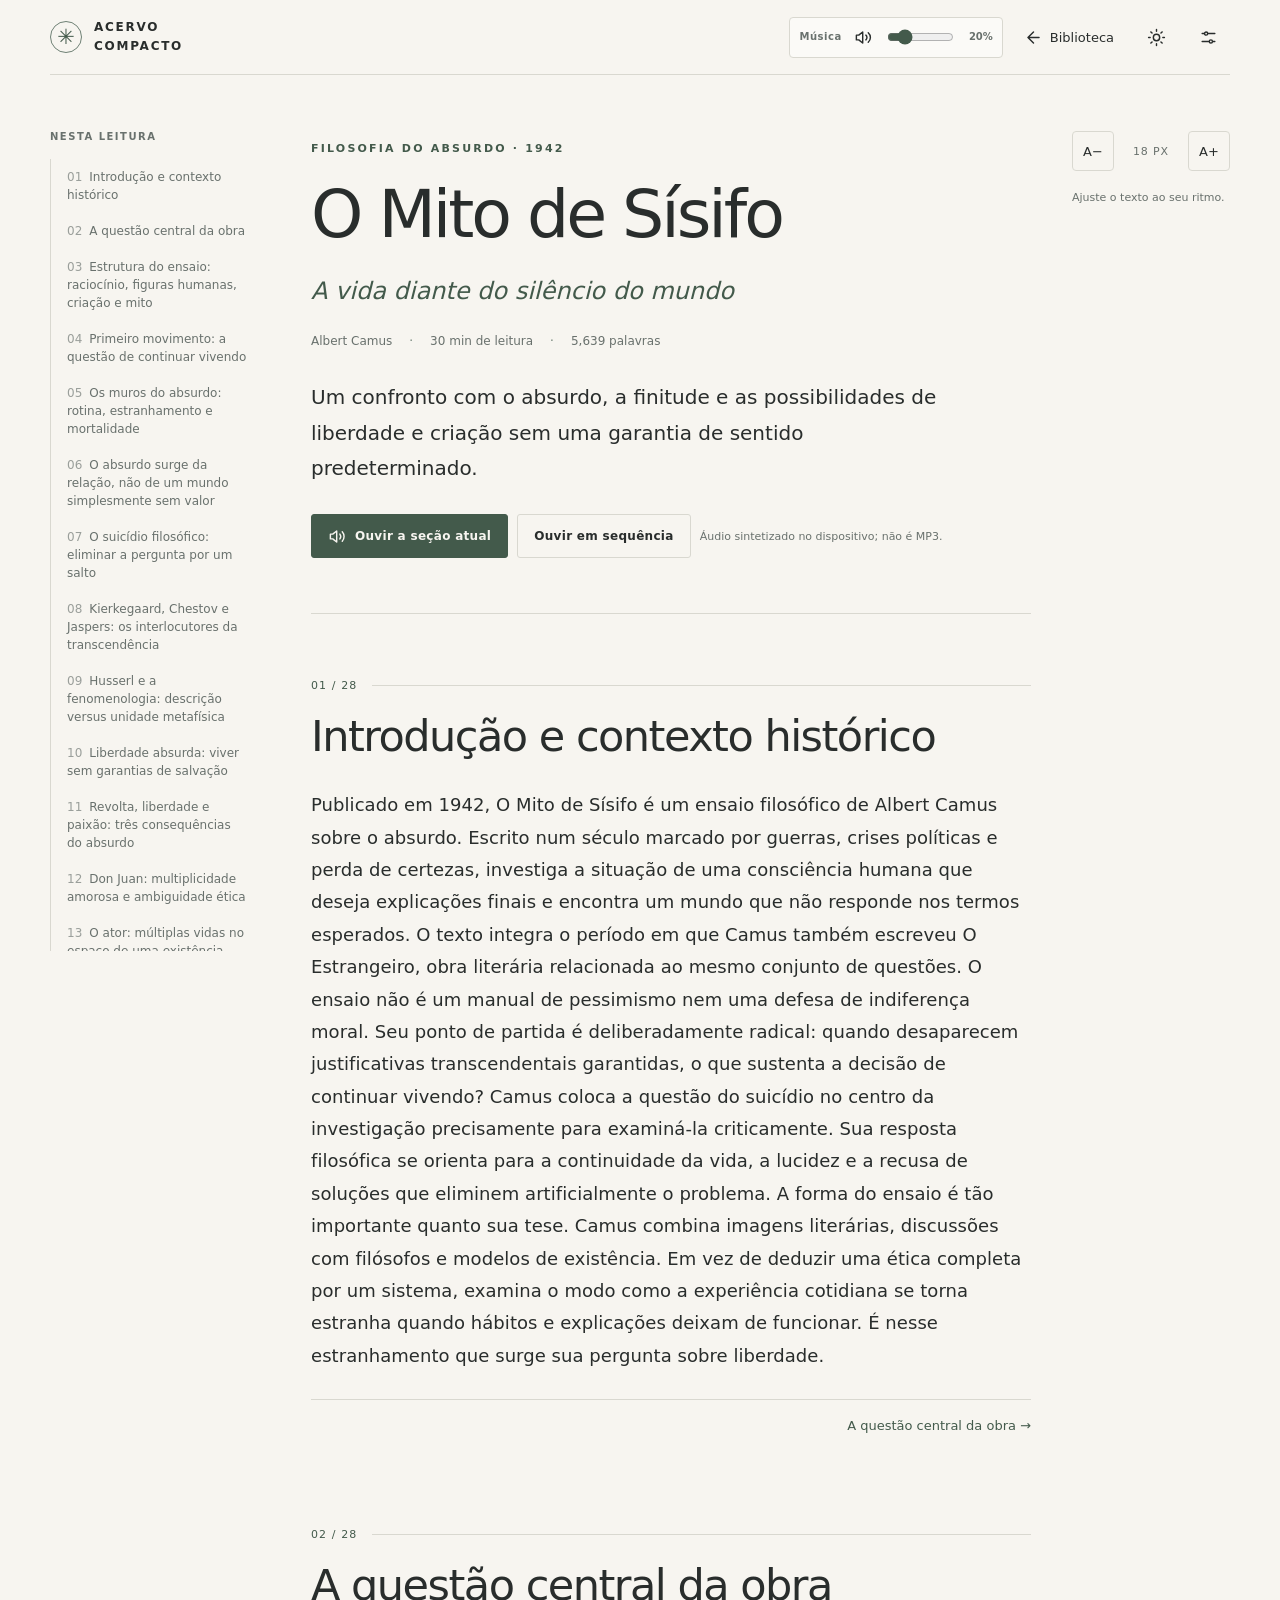
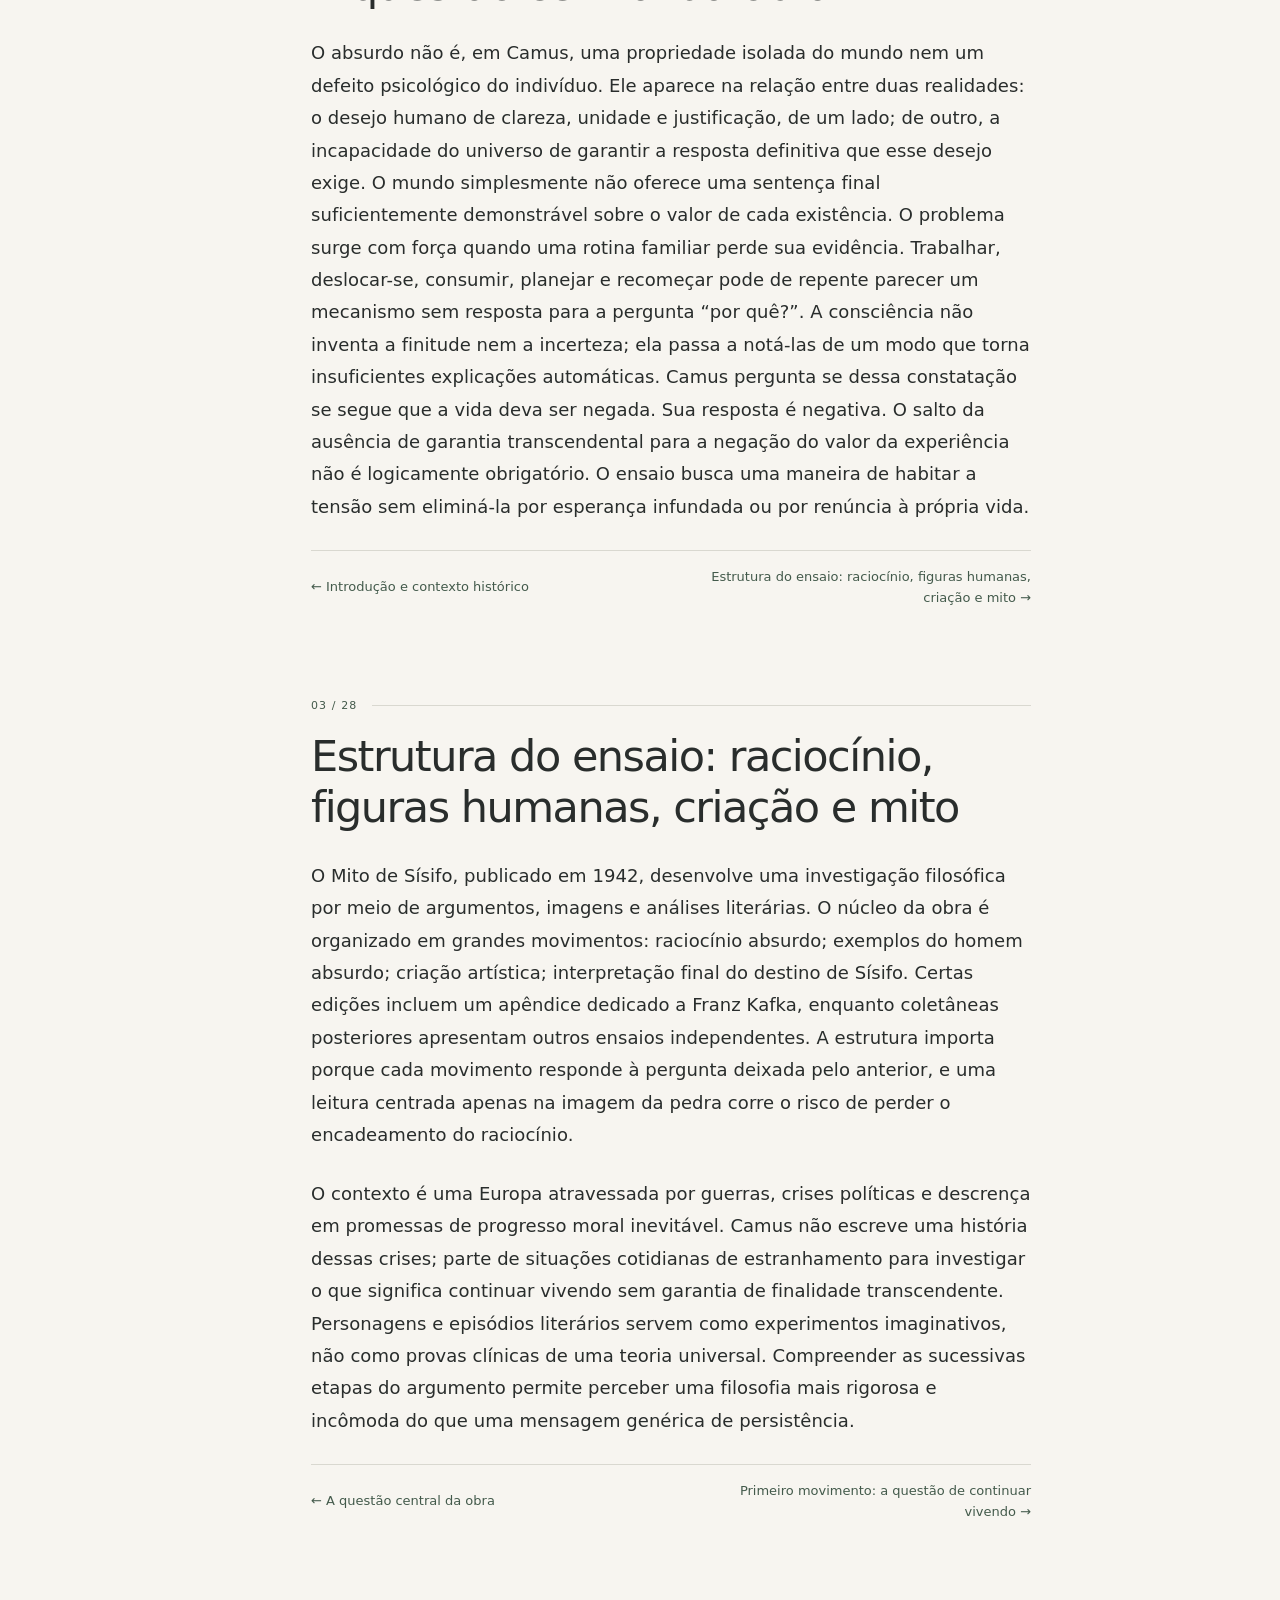
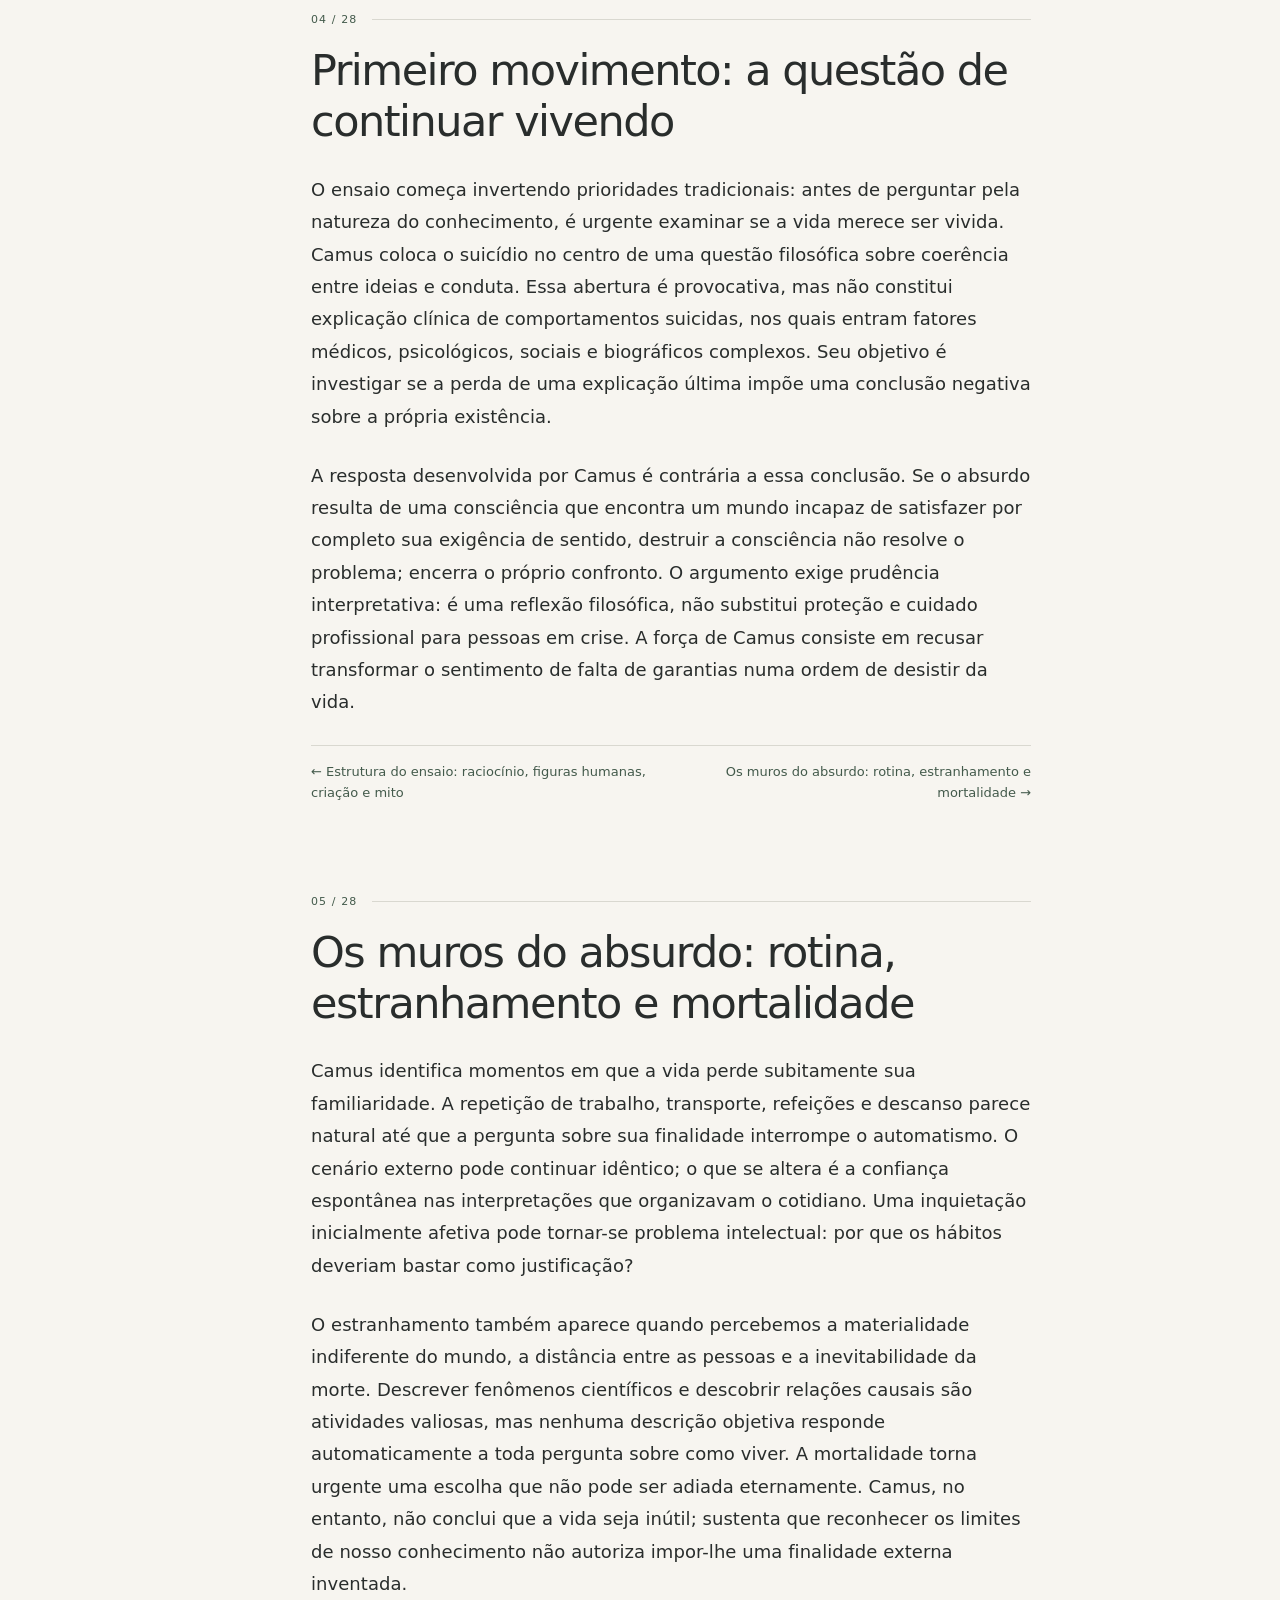
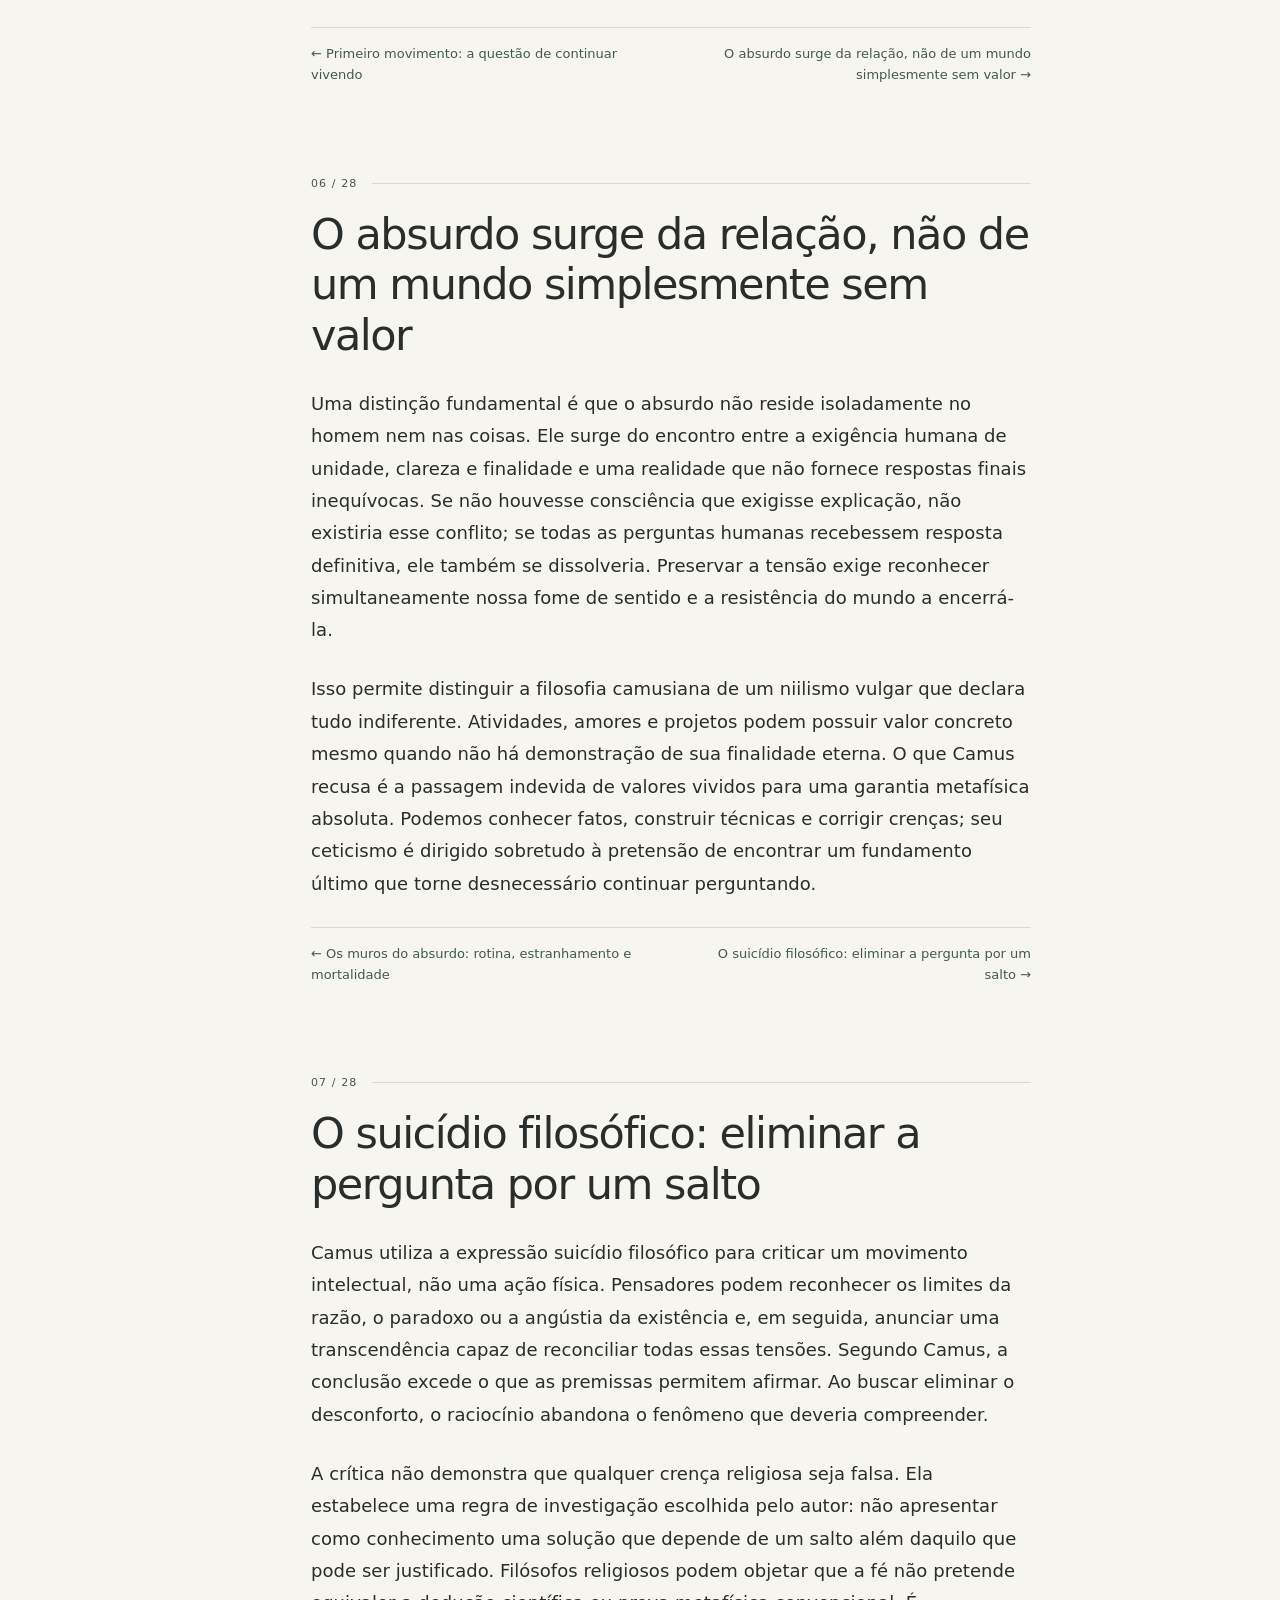
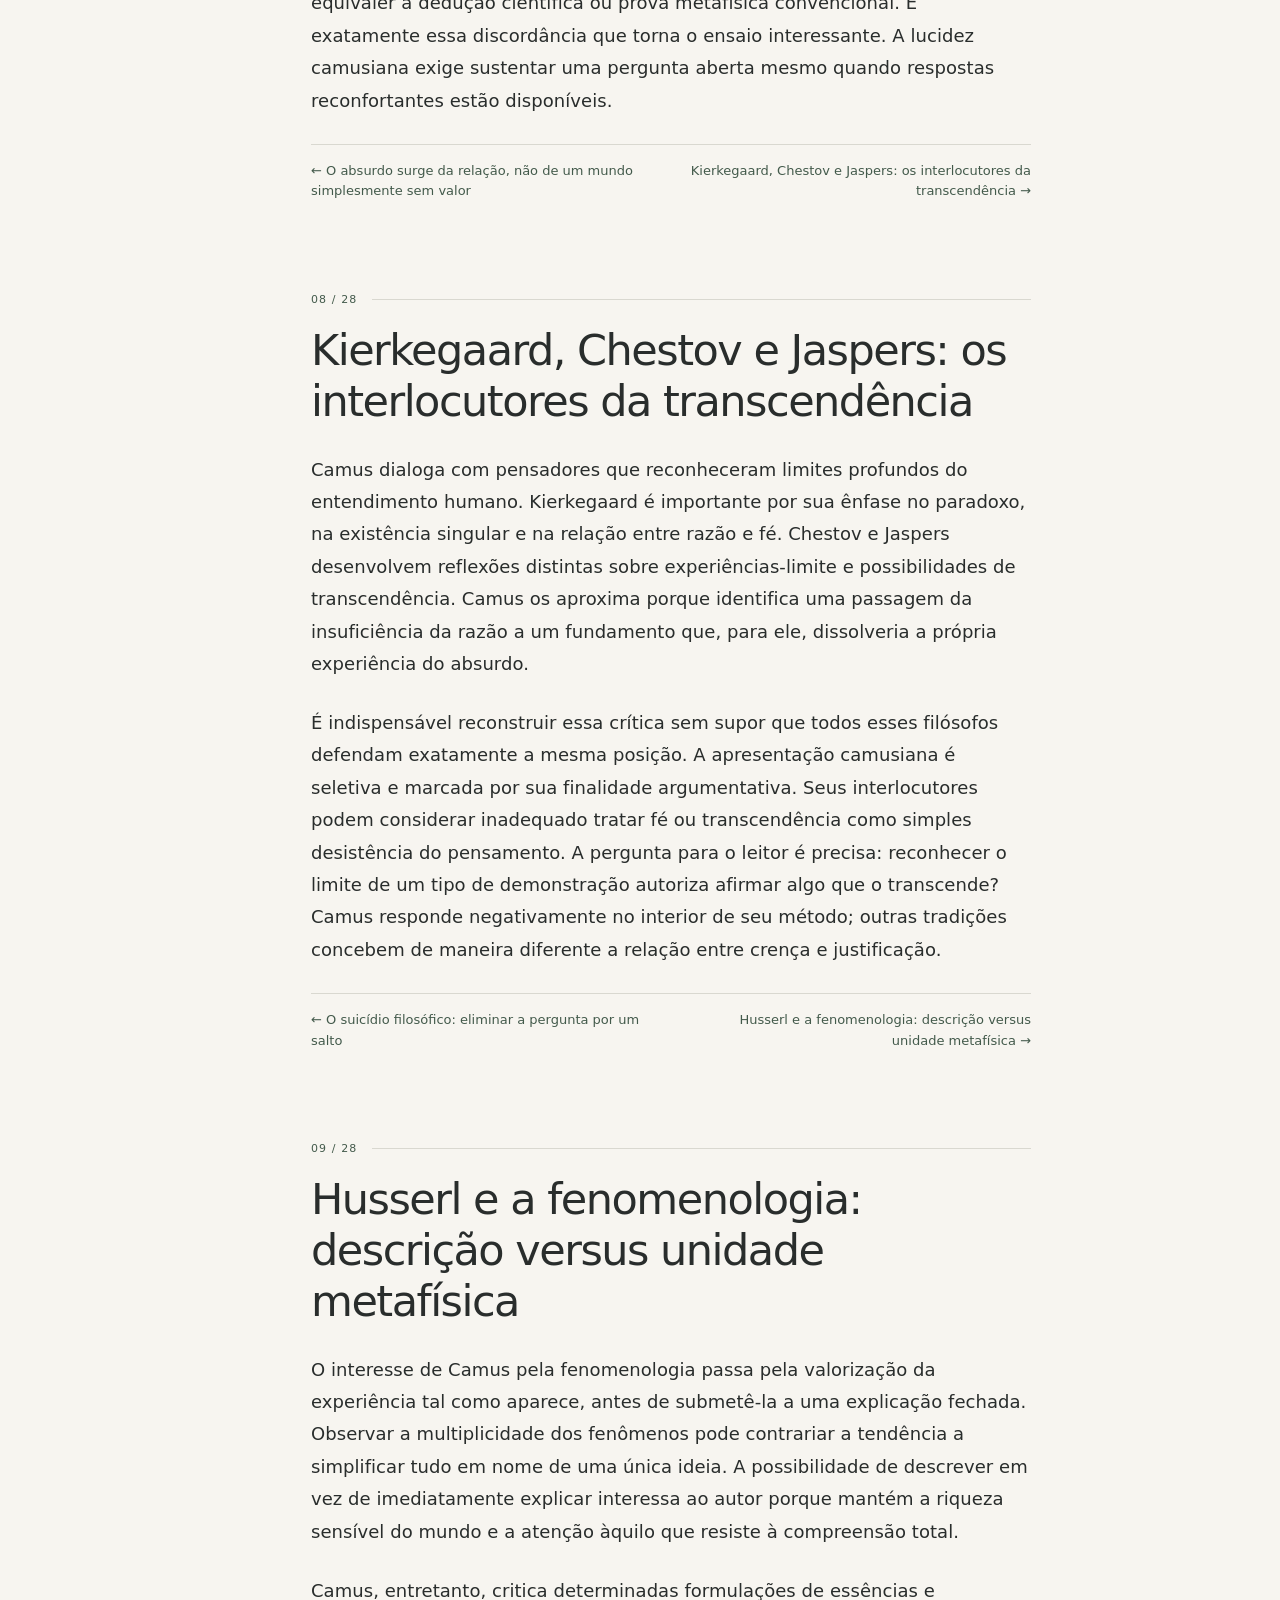
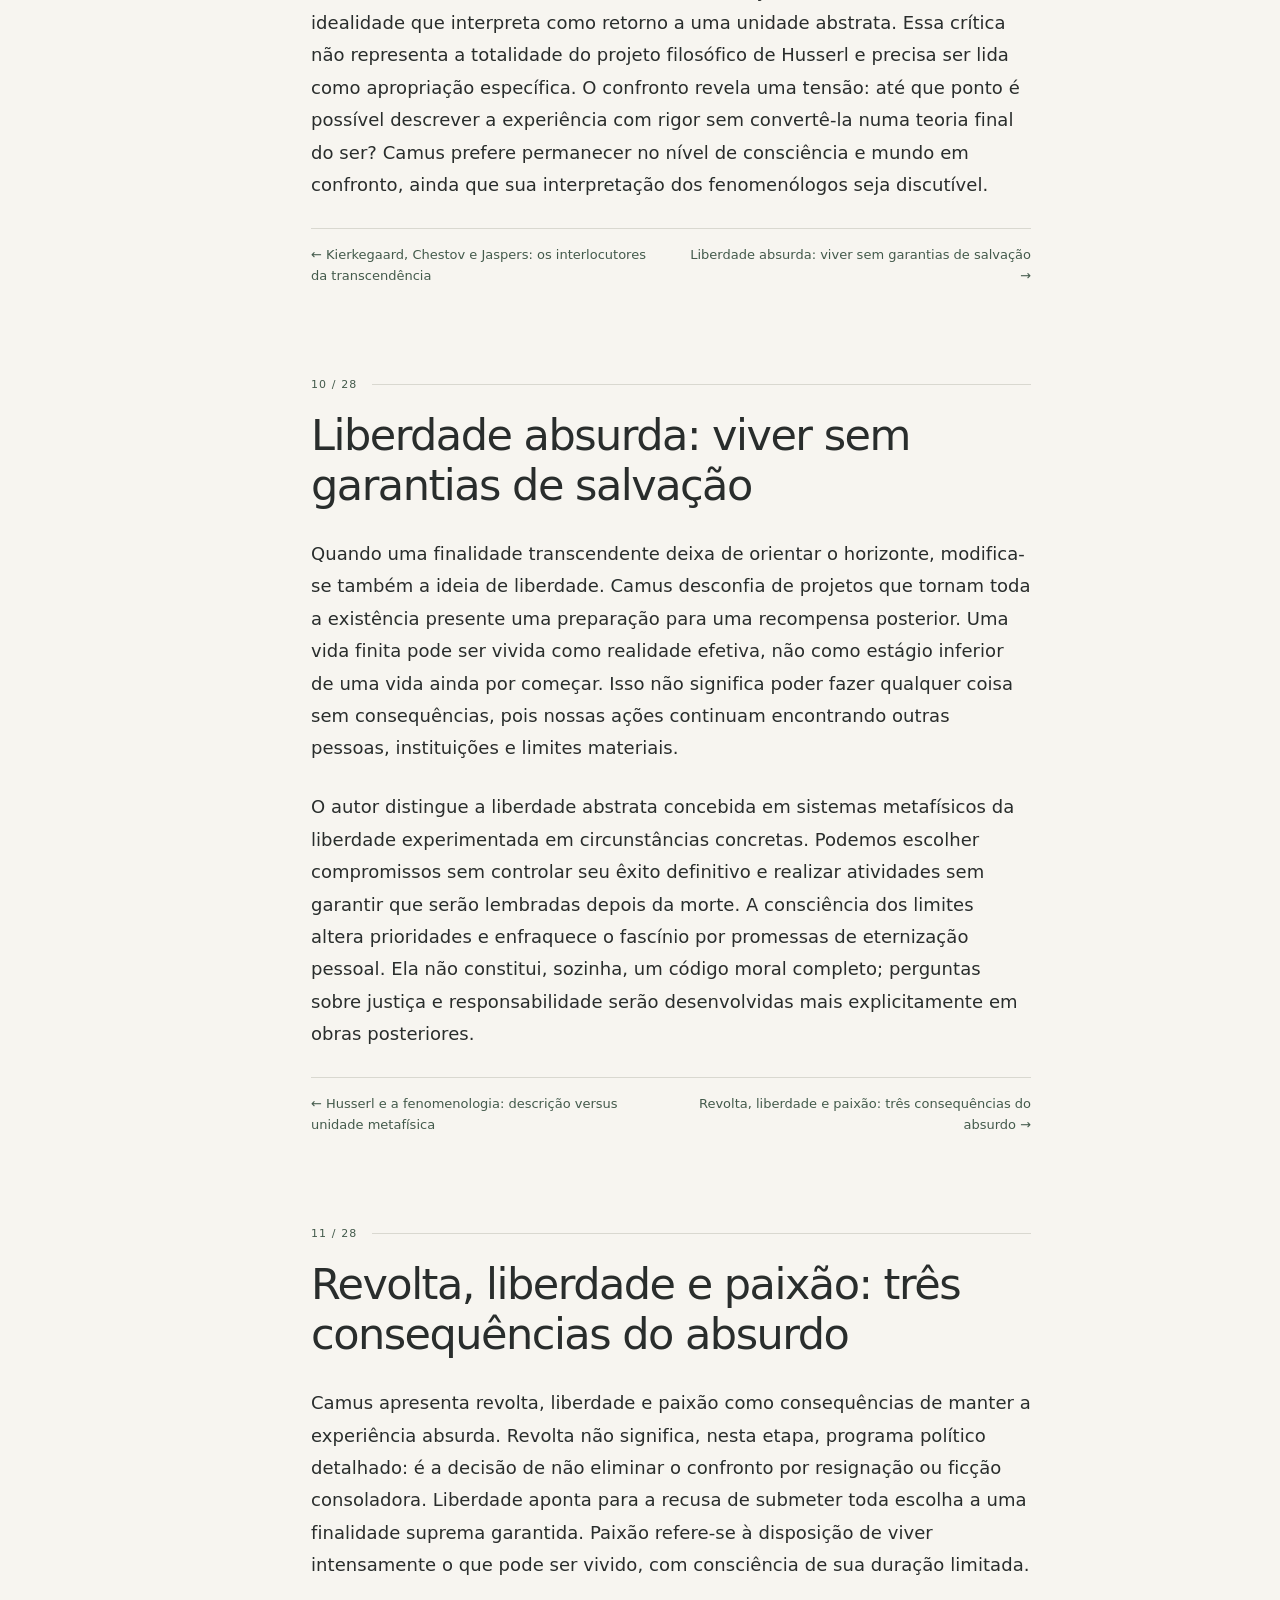
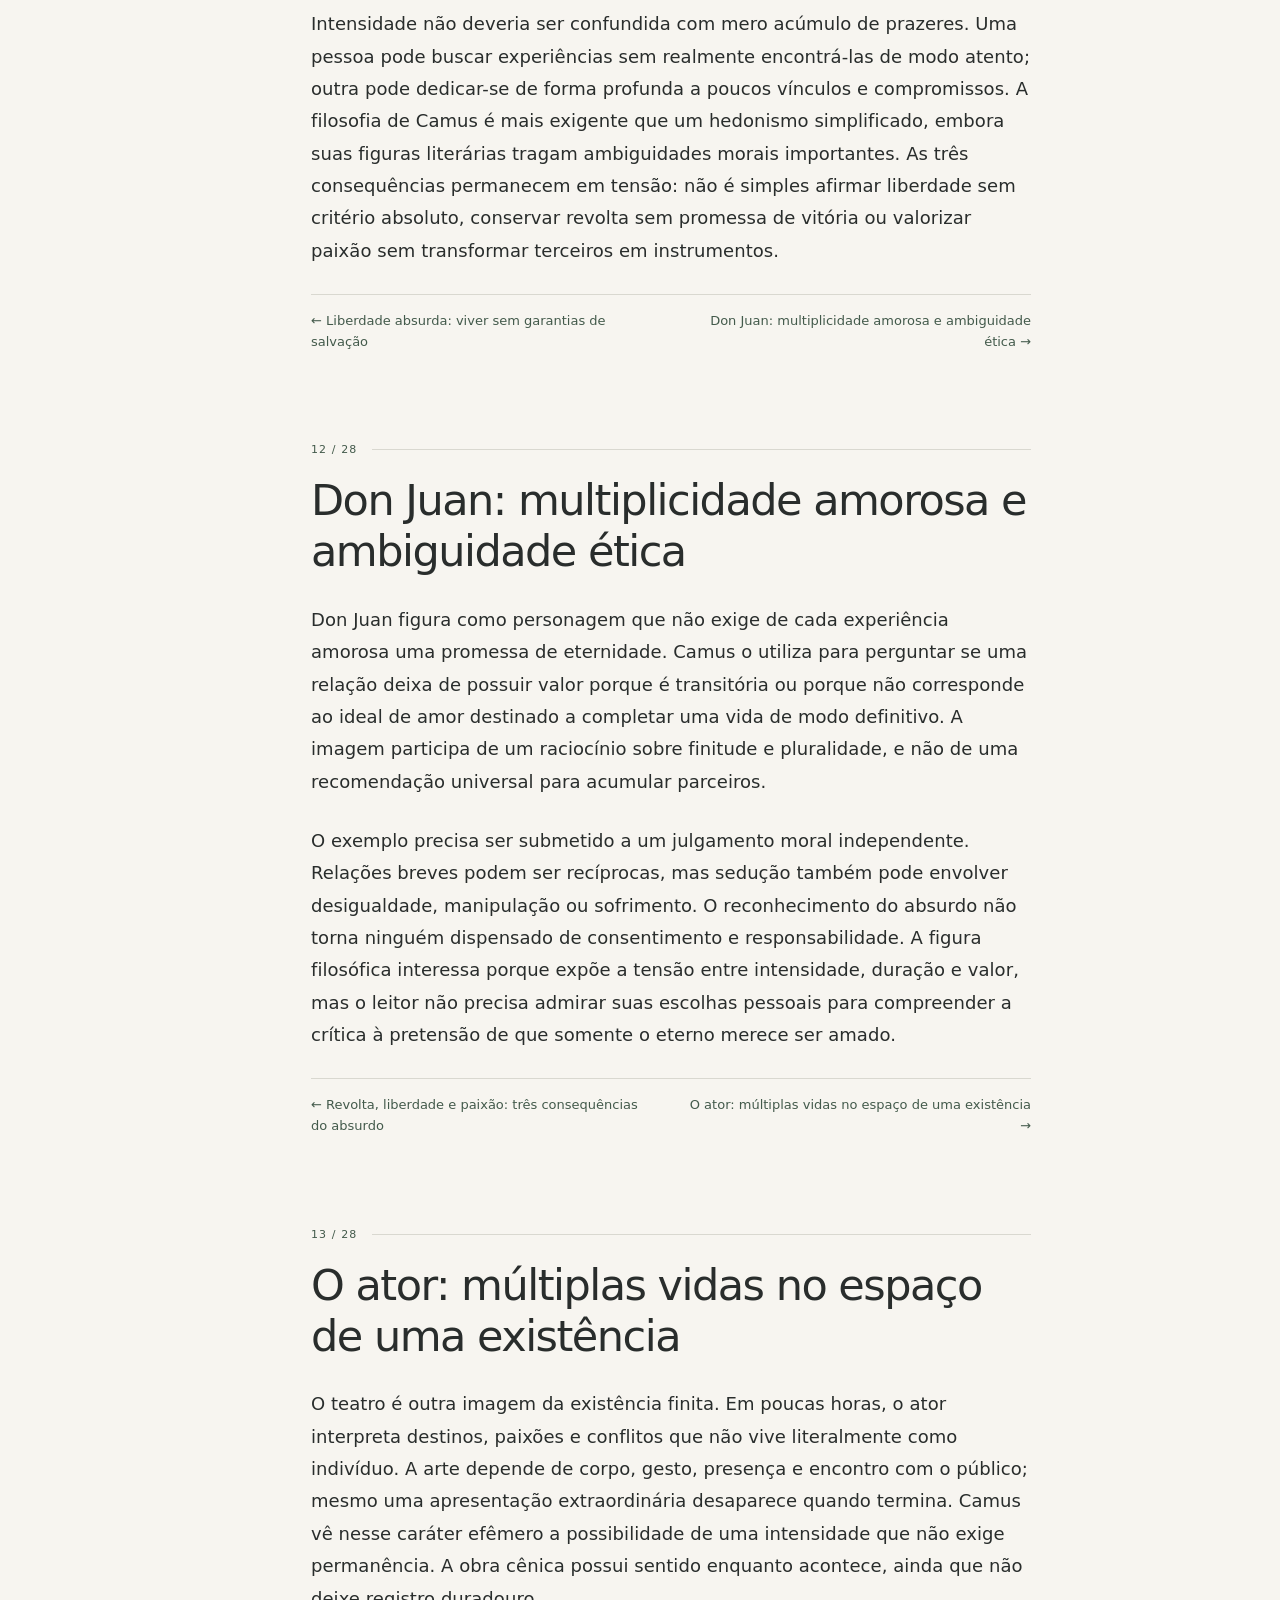
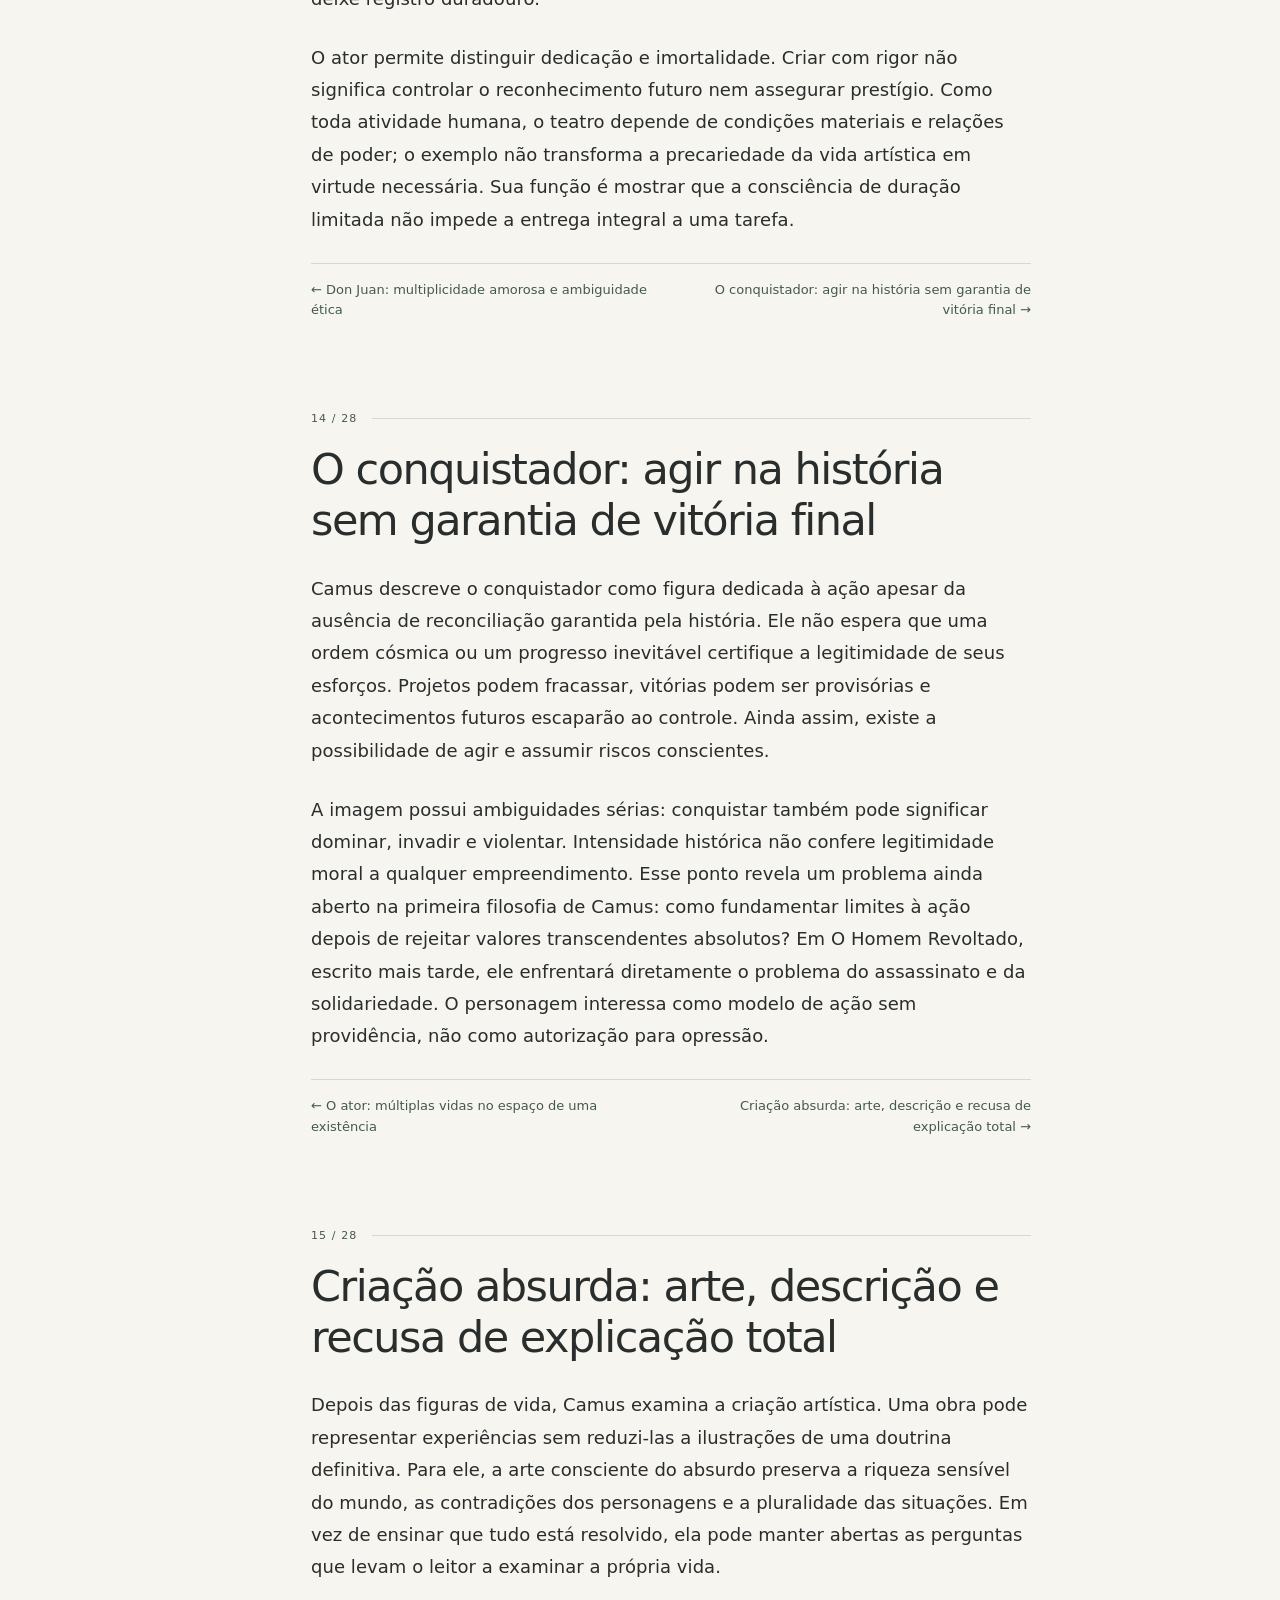
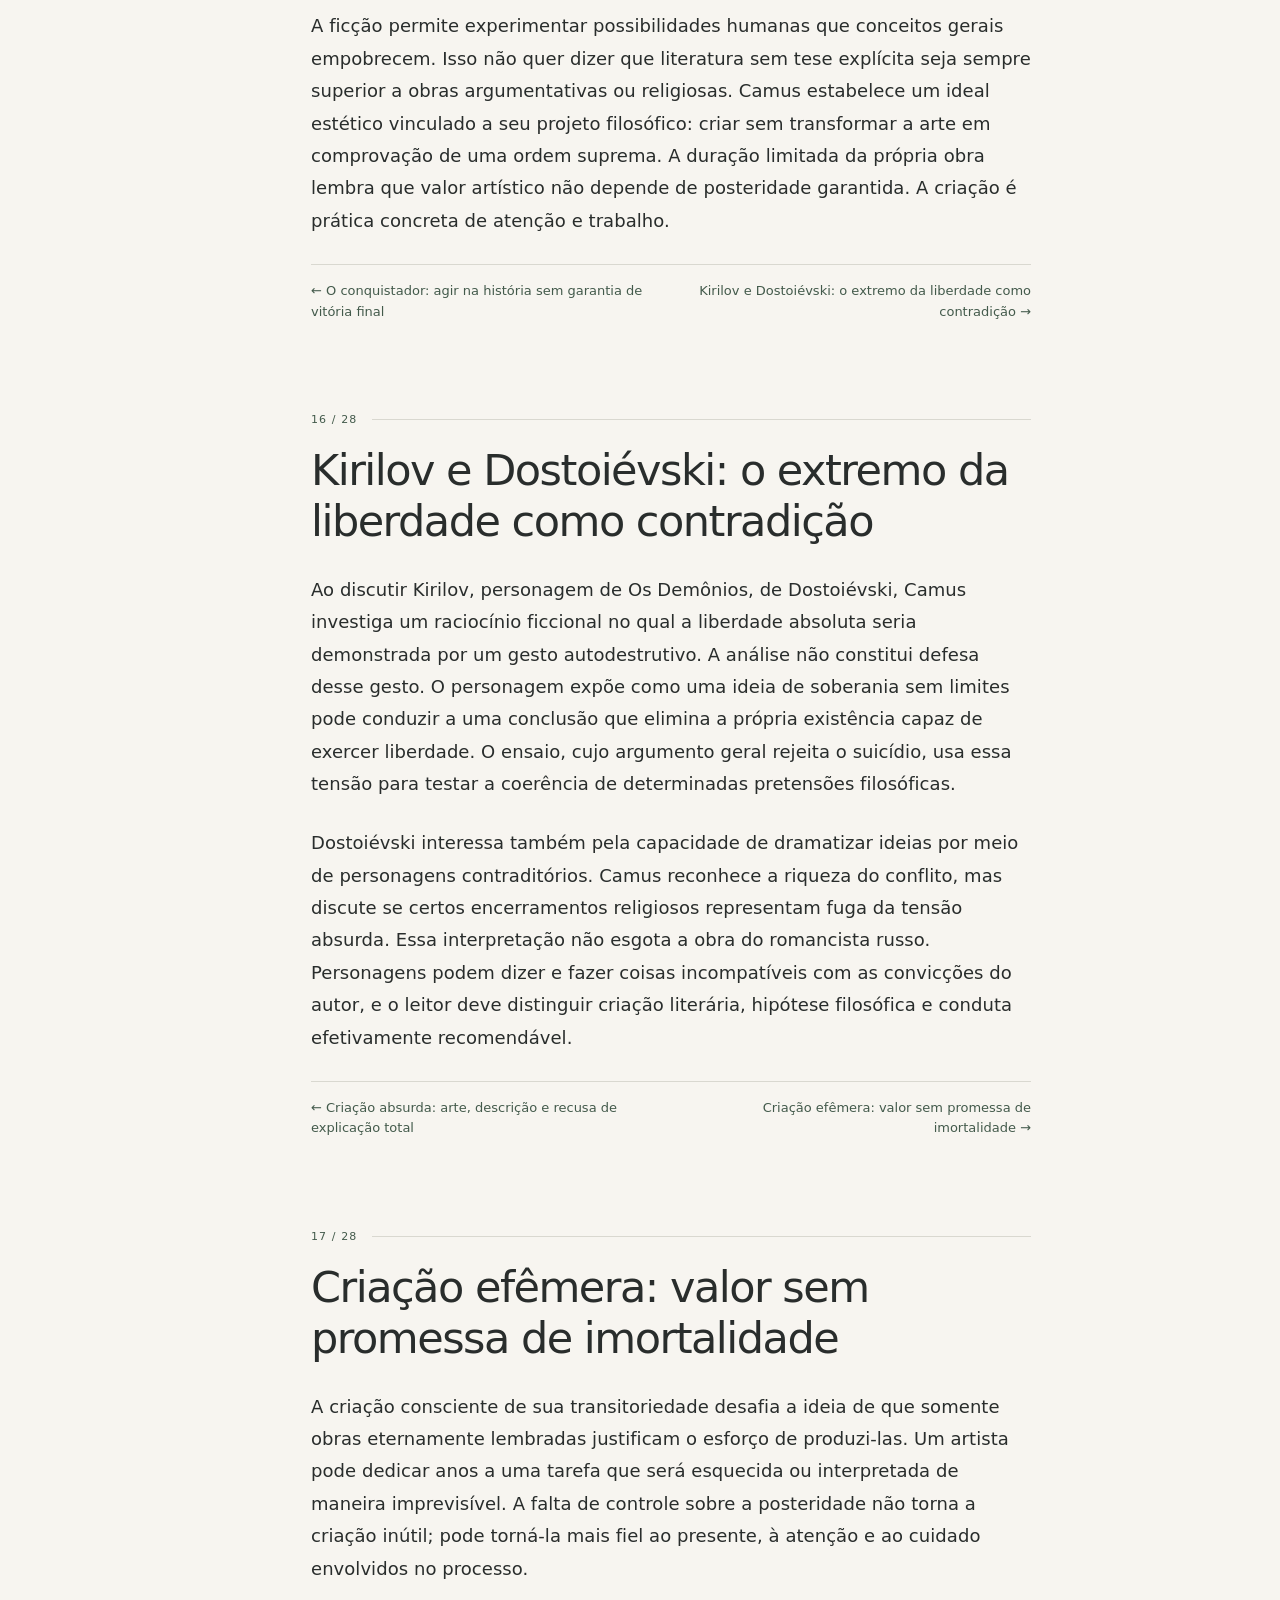
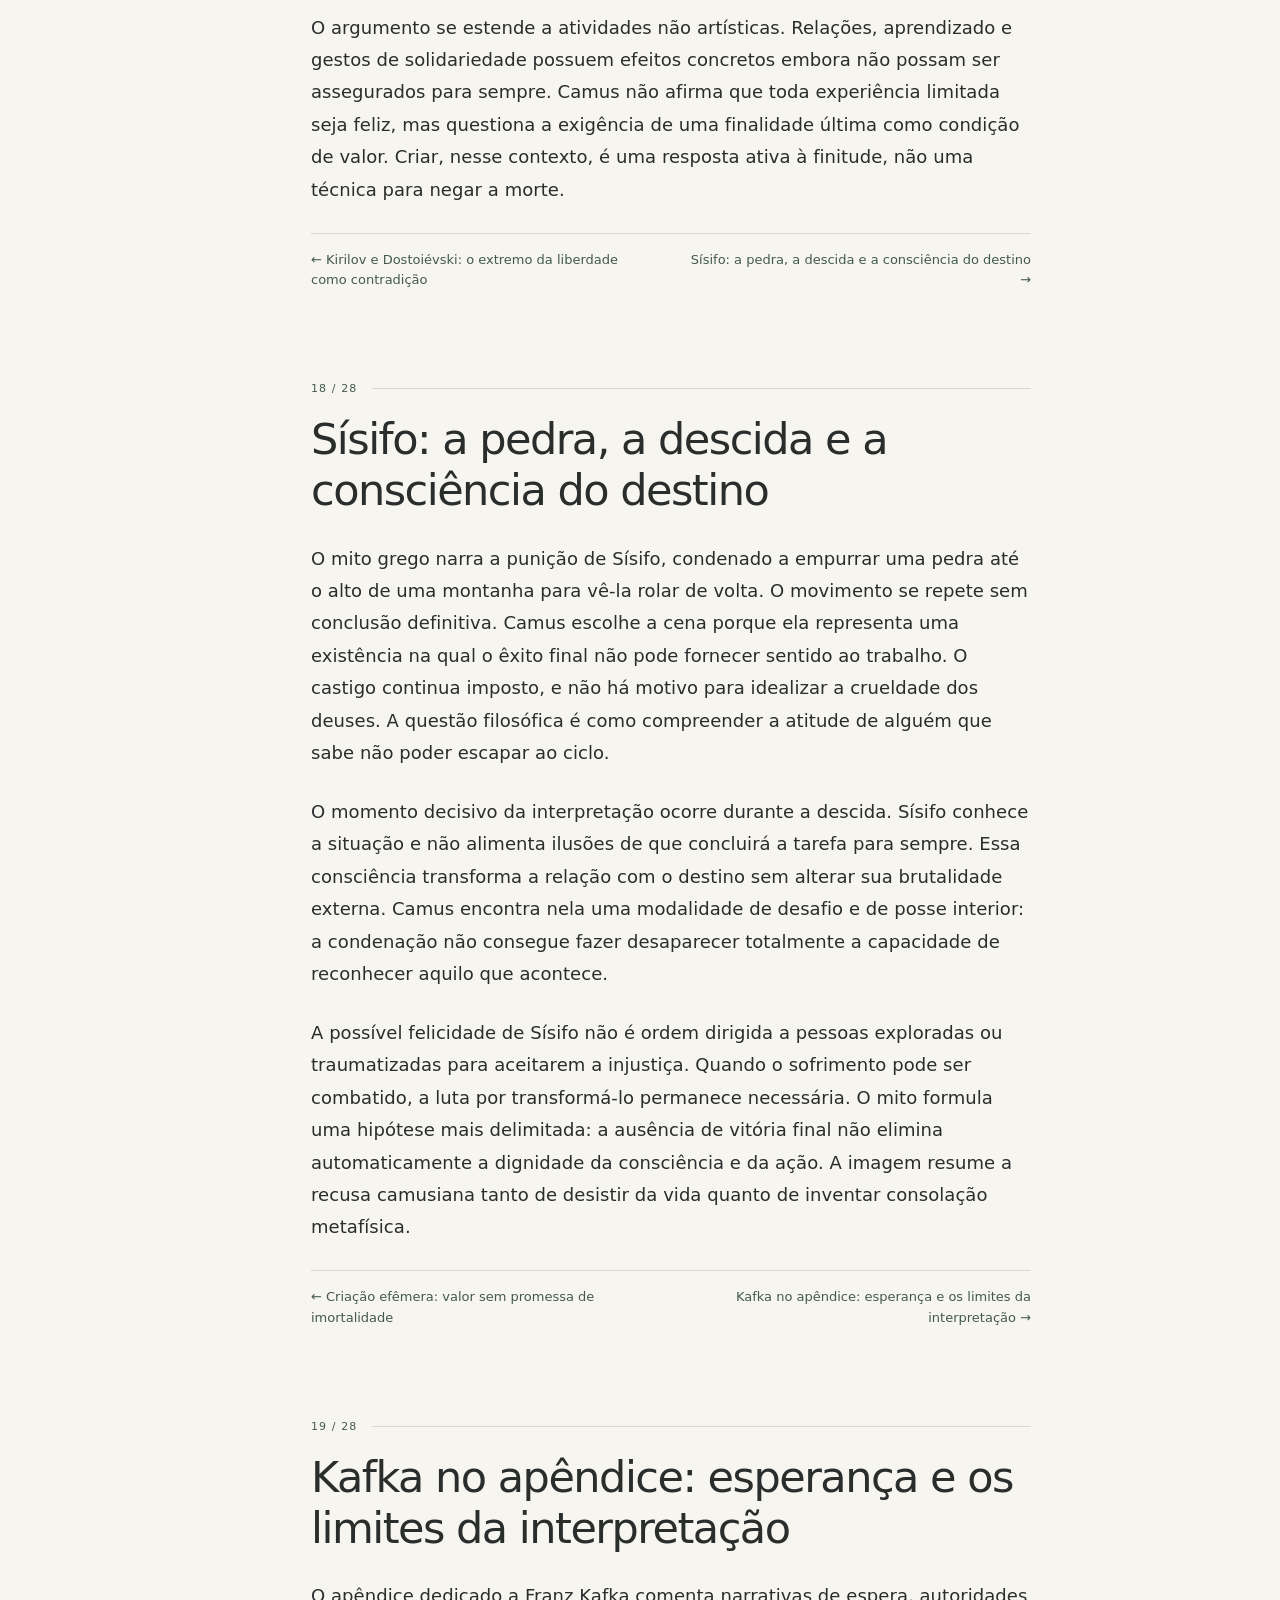
<file: livros/o-mito-de-sisifo/index.html>
<!DOCTYPE html><html lang="pt-BR"><head><meta charset="utf-8"><meta name="viewport" content="width=device-width,initial-scale=1"><meta name="color-scheme" content="light dark"><meta name="application-name" content="Acervo Compacto"><meta name="theme-color" content="#F7F5F0"><meta name="description" content="Um confronto com o absurdo, a finitude e as possibilidades de liberdade e criação sem uma garantia de sentido predeterminado."><title>O Mito de Sísifo · Acervo Compacto</title><link rel="icon" type="image/svg+xml" href="../../assets/images/favicon.svg"><link rel="stylesheet" href="../../assets/css/styles.css"><script>try{const t=JSON.parse(localStorage.getItem('biblioteca.existencia.v1.preferences')||'{}').theme;document.documentElement.dataset.theme=t==='dark'||(t!=='light'&&matchMedia('(prefers-color-scheme:dark)').matches)?'dark':'light'}catch(e){document.documentElement.dataset.theme=matchMedia('(prefers-color-scheme:dark)').matches?'dark':'light'}</script></head><body data-page="reader" data-book="o-mito-de-sisifo"><a class="skip-link" href="#content">Ir para o texto</a><div class="reading-meter" aria-hidden="true"><span data-reading-meter></span></div><div class="storage-warning" role="status"></div><header class="topbar wrap reader-header">
<a class="masthead" href="../../index.html" aria-label="Acervo Compacto — Início"><span class="brand-symbol" aria-hidden="true">✳</span><span class="brand-name">Acervo<br>Compacto</span></a>
<nav class="top-actions" aria-label="Ações gerais"><a class="text-button" href="../../index.html"><svg aria-hidden="true" viewBox="0 0 24 24" width="19" height="19" fill="none" stroke="currentColor" stroke-width="1.8" stroke-linecap="round" stroke-linejoin="round"><path d="m12 19-7-7 7-7M5 12h14"/></svg><span class="hide-small">Biblioteca</span></a><button type="button" class="icon-button" data-theme-toggle aria-label="Alternar tema" title="Alternar tema"><svg aria-hidden="true" viewBox="0 0 24 24" width="19" height="19" fill="none" stroke="currentColor" stroke-width="1.8" stroke-linecap="round" stroke-linejoin="round"><circle cx="12" cy="12" r="4"/><path d="M12 2v2m0 16v2M4.9 4.9l1.5 1.5m11.2 11.2 1.5 1.5M2 12h2m16 0h2M4.9 19.1l1.5-1.5M17.6 6.4l1.5-1.5"/></svg></button><button type="button" class="icon-button" data-open-settings aria-label="Preferências" title="Preferências"><svg aria-hidden="true" viewBox="0 0 24 24" width="19" height="19" fill="none" stroke="currentColor" stroke-width="1.8" stroke-linecap="round" stroke-linejoin="round"><path d="M4 7h16M4 17h16"/><circle cx="9" cy="7" r="2" fill="var(--bg)"/><circle cx="15" cy="17" r="2" fill="var(--bg)"/></svg></button></nav></header><div class="reader-shell wrap"><aside class="reader-sidebar" aria-label="Sumário da obra"><p class="toc-title">Nesta leitura</p><ol class="toc-list"><li><a href="#contexto"><span class="chapter-no">01</span>Introdução e contexto histórico</a></li><li><a href="#questao-central"><span class="chapter-no">02</span>A questão central da obra</a></li><li><a href="#estrutura"><span class="chapter-no">03</span>Estrutura do ensaio: raciocínio, figuras humanas, criação e mito</a></li><li><a href="#problema"><span class="chapter-no">04</span>Primeiro movimento: a questão de continuar vivendo</a></li><li><a href="#muros"><span class="chapter-no">05</span>Os muros do absurdo: rotina, estranhamento e mortalidade</a></li><li><a href="#relacao"><span class="chapter-no">06</span>O absurdo surge da relação, não de um mundo simplesmente sem valor</a></li><li><a href="#suicidio-filosofico"><span class="chapter-no">07</span>O suicídio filosófico: eliminar a pergunta por um salto</a></li><li><a href="#filosofos"><span class="chapter-no">08</span>Kierkegaard, Chestov e Jaspers: os interlocutores da transcendência</a></li><li><a href="#husserl"><span class="chapter-no">09</span>Husserl e a fenomenologia: descrição versus unidade metafísica</a></li><li><a href="#liberdade"><span class="chapter-no">10</span>Liberdade absurda: viver sem garantias de salvação</a></li><li><a href="#consequencias"><span class="chapter-no">11</span>Revolta, liberdade e paixão: três consequências do absurdo</a></li><li><a href="#donjuan"><span class="chapter-no">12</span>Don Juan: multiplicidade amorosa e ambiguidade ética</a></li><li><a href="#ator"><span class="chapter-no">13</span>O ator: múltiplas vidas no espaço de uma existência</a></li><li><a href="#conquistador"><span class="chapter-no">14</span>O conquistador: agir na história sem garantia de vitória final</a></li><li><a href="#arte"><span class="chapter-no">15</span>Criação absurda: arte, descrição e recusa de explicação total</a></li><li><a href="#kirilov"><span class="chapter-no">16</span>Kirilov e Dostoiévski: o extremo da liberdade como contradição</a></li><li><a href="#criacao-efemera"><span class="chapter-no">17</span>Criação efêmera: valor sem promessa de imortalidade</a></li><li><a href="#sisifo"><span class="chapter-no">18</span>Sísifo: a pedra, a descida e a consciência do destino</a></li><li><a href="#kafka"><span class="chapter-no">19</span>Kafka no apêndice: esperança e os limites da interpretação</a></li><li><a href="#critica-posterior"><span class="chapter-no">20</span>Da revolta individual à solidariedade: limites do primeiro Camus</a></li><li><a href="#argumentos"><span class="chapter-no">21</span>Resumo aprofundado dos principais argumentos e ideias</a></li><li><a href="#conceitos"><span class="chapter-no">22</span>Conceitos filosóficos fundamentais</a></li><li><a href="#interpretacao"><span class="chapter-no">23</span>Interpretação e implicações sobre a existência humana</a></li><li><a href="#vida-contemporanea"><span class="chapter-no">24</span>Exemplos de aplicação à vida contemporânea</a></li><li><a href="#criticas"><span class="chapter-no">25</span>Críticas, limitações e contrapontos</a></li><li><a href="#conexoes"><span class="chapter-no">26</span>Conexões com as outras obras</a></li><li><a href="#perguntas"><span class="chapter-no">27</span>Oito perguntas profundas para reflexão</a></li><li><a href="#sintese"><span class="chapter-no">28</span>Síntese final das cinco ideias mais importantes</a></li></ol></aside><div class="reader-tools" aria-label="Controles de leitura"><div class="tool-group"><button type="button" class="tool-button" data-font-down aria-label="Diminuir fonte">A−</button><span data-font-current class="tool-label">18 px</span><button type="button" class="tool-button" data-font-up aria-label="Aumentar fonte">A+</button></div><div class="tool-note">Ajuste o texto ao seu ritmo.</div></div><main id="content" class="reader-main"><article><header class="book-intro"><span class="eyebrow">Filosofia do absurdo · 1942</span><h1>O Mito de Sísifo</h1><p class="subtitle">A vida diante do silêncio do mundo</p><div class="intro-meta"><span>Albert Camus</span><span>30 min de leitura</span><span>5,639 palavras</span></div><p class="intro-lede">Um confronto com o absurdo, a finitude e as possibilidades de liberdade e criação sem uma garantia de sentido predeterminado.</p><div class="speech-launch"><button type="button" class="solid-action" data-speech-section><svg aria-hidden="true" viewBox="0 0 24 24" width="19" height="19" fill="none" stroke="currentColor" stroke-width="1.8" stroke-linecap="round" stroke-linejoin="round"><path d="M11 5 6 9H3v6h3l5 4V5Zm4 4a5 5 0 0 1 0 6m3-9a9 9 0 0 1 0 12"/></svg> Ouvir a seção atual</button><button type="button" class="outline-action" data-speech-all>Ouvir em sequência</button><span class="voice-hint">Áudio sintetizado no dispositivo; não é MP3.</span></div><div class="resume-alert" data-resume-alert><strong>Última leitura: <span data-resume-percent>0%</span>.</strong><button type="button" class="small-link" data-resume-button style="border:0;border-bottom:1px solid currentColor;background:transparent;cursor:pointer">Ir ao ponto salvo</button></div></header><details class="mobile-toc"><summary>Sumário · 28 seções</summary><ol class="toc-list"><li><a href="#contexto"><span class="chapter-no">01</span>Introdução e contexto histórico</a></li><li><a href="#questao-central"><span class="chapter-no">02</span>A questão central da obra</a></li><li><a href="#estrutura"><span class="chapter-no">03</span>Estrutura do ensaio: raciocínio, figuras humanas, criação e mito</a></li><li><a href="#problema"><span class="chapter-no">04</span>Primeiro movimento: a questão de continuar vivendo</a></li><li><a href="#muros"><span class="chapter-no">05</span>Os muros do absurdo: rotina, estranhamento e mortalidade</a></li><li><a href="#relacao"><span class="chapter-no">06</span>O absurdo surge da relação, não de um mundo simplesmente sem valor</a></li><li><a href="#suicidio-filosofico"><span class="chapter-no">07</span>O suicídio filosófico: eliminar a pergunta por um salto</a></li><li><a href="#filosofos"><span class="chapter-no">08</span>Kierkegaard, Chestov e Jaspers: os interlocutores da transcendência</a></li><li><a href="#husserl"><span class="chapter-no">09</span>Husserl e a fenomenologia: descrição versus unidade metafísica</a></li><li><a href="#liberdade"><span class="chapter-no">10</span>Liberdade absurda: viver sem garantias de salvação</a></li><li><a href="#consequencias"><span class="chapter-no">11</span>Revolta, liberdade e paixão: três consequências do absurdo</a></li><li><a href="#donjuan"><span class="chapter-no">12</span>Don Juan: multiplicidade amorosa e ambiguidade ética</a></li><li><a href="#ator"><span class="chapter-no">13</span>O ator: múltiplas vidas no espaço de uma existência</a></li><li><a href="#conquistador"><span class="chapter-no">14</span>O conquistador: agir na história sem garantia de vitória final</a></li><li><a href="#arte"><span class="chapter-no">15</span>Criação absurda: arte, descrição e recusa de explicação total</a></li><li><a href="#kirilov"><span class="chapter-no">16</span>Kirilov e Dostoiévski: o extremo da liberdade como contradição</a></li><li><a href="#criacao-efemera"><span class="chapter-no">17</span>Criação efêmera: valor sem promessa de imortalidade</a></li><li><a href="#sisifo"><span class="chapter-no">18</span>Sísifo: a pedra, a descida e a consciência do destino</a></li><li><a href="#kafka"><span class="chapter-no">19</span>Kafka no apêndice: esperança e os limites da interpretação</a></li><li><a href="#critica-posterior"><span class="chapter-no">20</span>Da revolta individual à solidariedade: limites do primeiro Camus</a></li><li><a href="#argumentos"><span class="chapter-no">21</span>Resumo aprofundado dos principais argumentos e ideias</a></li><li><a href="#conceitos"><span class="chapter-no">22</span>Conceitos filosóficos fundamentais</a></li><li><a href="#interpretacao"><span class="chapter-no">23</span>Interpretação e implicações sobre a existência humana</a></li><li><a href="#vida-contemporanea"><span class="chapter-no">24</span>Exemplos de aplicação à vida contemporânea</a></li><li><a href="#criticas"><span class="chapter-no">25</span>Críticas, limitações e contrapontos</a></li><li><a href="#conexoes"><span class="chapter-no">26</span>Conexões com as outras obras</a></li><li><a href="#perguntas"><span class="chapter-no">27</span>Oito perguntas profundas para reflexão</a></li><li><a href="#sintese"><span class="chapter-no">28</span>Síntese final das cinco ideias mais importantes</a></li></ol></details><section id="contexto" class="reading-section" data-chapter aria-labelledby="heading-contexto"><div class="section-top"><span class="section-index">01 / 28</span><span class="section-rule"></span></div><h2 id="heading-contexto">Introdução e contexto histórico</h2><div class="reading-body"><p id="b1-1" data-readable>Publicado em 1942, O Mito de Sísifo é um ensaio filosófico de Albert Camus sobre o absurdo. Escrito num século marcado por guerras, crises políticas e perda de certezas, investiga a situação de uma consciência humana que deseja explicações finais e encontra um mundo que não responde nos termos esperados. O texto integra o período em que Camus também escreveu O Estrangeiro, obra literária relacionada ao mesmo conjunto de questões.
O ensaio não é um manual de pessimismo nem uma defesa de indiferença moral. Seu ponto de partida é deliberadamente radical: quando desaparecem justificativas transcendentais garantidas, o que sustenta a decisão de continuar vivendo? Camus coloca a questão do suicídio no centro da investigação precisamente para examiná-la criticamente. Sua resposta filosófica se orienta para a continuidade da vida, a lucidez e a recusa de soluções que eliminem artificialmente o problema.
A forma do ensaio é tão importante quanto sua tese. Camus combina imagens literárias, discussões com filósofos e modelos de existência. Em vez de deduzir uma ética completa por um sistema, examina o modo como a experiência cotidiana se torna estranha quando hábitos e explicações deixam de funcionar. É nesse estranhamento que surge sua pergunta sobre liberdade.</p></div><nav class="section-nav" aria-label="Navegação entre seções"><a href="#questao-central">A questão central da obra →</a></nav></section>
<section id="questao-central" class="reading-section" data-chapter aria-labelledby="heading-questao-central"><div class="section-top"><span class="section-index">02 / 28</span><span class="section-rule"></span></div><h2 id="heading-questao-central">A questão central da obra</h2><div class="reading-body"><p id="b2-1" data-readable>O absurdo não é, em Camus, uma propriedade isolada do mundo nem um defeito psicológico do indivíduo. Ele aparece na relação entre duas realidades: o desejo humano de clareza, unidade e justificação, de um lado; de outro, a incapacidade do universo de garantir a resposta definitiva que esse desejo exige. O mundo simplesmente não oferece uma sentença final suficientemente demonstrável sobre o valor de cada existência.
O problema surge com força quando uma rotina familiar perde sua evidência. Trabalhar, deslocar-se, consumir, planejar e recomeçar pode de repente parecer um mecanismo sem resposta para a pergunta “por quê?”. A consciência não inventa a finitude nem a incerteza; ela passa a notá-las de um modo que torna insuficientes explicações automáticas.
Camus pergunta se dessa constatação se segue que a vida deva ser negada. Sua resposta é negativa. O salto da ausência de garantia transcendental para a negação do valor da experiência não é logicamente obrigatório. O ensaio busca uma maneira de habitar a tensão sem eliminá-la por esperança infundada ou por renúncia à própria vida.</p></div><nav class="section-nav" aria-label="Navegação entre seções"><a href="#contexto">← Introdução e contexto histórico</a><a href="#estrutura">Estrutura do ensaio: raciocínio, figuras humanas, criação e mito →</a></nav></section>
<section id="estrutura" class="reading-section" data-chapter aria-labelledby="heading-estrutura"><div class="section-top"><span class="section-index">03 / 28</span><span class="section-rule"></span></div><h2 id="heading-estrutura">Estrutura do ensaio: raciocínio, figuras humanas, criação e mito</h2><div class="reading-body"><p id="estrutura-p1" data-readable>O Mito de Sísifo, publicado em 1942, desenvolve uma investigação filosófica por meio de argumentos, imagens e análises literárias. O núcleo da obra é organizado em grandes movimentos: raciocínio absurdo; exemplos do homem absurdo; criação artística; interpretação final do destino de Sísifo. Certas edições incluem um apêndice dedicado a Franz Kafka, enquanto coletâneas posteriores apresentam outros ensaios independentes. A estrutura importa porque cada movimento responde à pergunta deixada pelo anterior, e uma leitura centrada apenas na imagem da pedra corre o risco de perder o encadeamento do raciocínio.</p><p id="estrutura-p2" data-readable>O contexto é uma Europa atravessada por guerras, crises políticas e descrença em promessas de progresso moral inevitável. Camus não escreve uma história dessas crises; parte de situações cotidianas de estranhamento para investigar o que significa continuar vivendo sem garantia de finalidade transcendente. Personagens e episódios literários servem como experimentos imaginativos, não como provas clínicas de uma teoria universal. Compreender as sucessivas etapas do argumento permite perceber uma filosofia mais rigorosa e incômoda do que uma mensagem genérica de persistência.</p></div><nav class="section-nav" aria-label="Navegação entre seções"><a href="#questao-central">← A questão central da obra</a><a href="#problema">Primeiro movimento: a questão de continuar vivendo →</a></nav></section>
<section id="problema" class="reading-section" data-chapter aria-labelledby="heading-problema"><div class="section-top"><span class="section-index">04 / 28</span><span class="section-rule"></span></div><h2 id="heading-problema">Primeiro movimento: a questão de continuar vivendo</h2><div class="reading-body"><p id="problema-p1" data-readable>O ensaio começa invertendo prioridades tradicionais: antes de perguntar pela natureza do conhecimento, é urgente examinar se a vida merece ser vivida. Camus coloca o suicídio no centro de uma questão filosófica sobre coerência entre ideias e conduta. Essa abertura é provocativa, mas não constitui explicação clínica de comportamentos suicidas, nos quais entram fatores médicos, psicológicos, sociais e biográficos complexos. Seu objetivo é investigar se a perda de uma explicação última impõe uma conclusão negativa sobre a própria existência.</p><p id="problema-p2" data-readable>A resposta desenvolvida por Camus é contrária a essa conclusão. Se o absurdo resulta de uma consciência que encontra um mundo incapaz de satisfazer por completo sua exigência de sentido, destruir a consciência não resolve o problema; encerra o próprio confronto. O argumento exige prudência interpretativa: é uma reflexão filosófica, não substitui proteção e cuidado profissional para pessoas em crise. A força de Camus consiste em recusar transformar o sentimento de falta de garantias numa ordem de desistir da vida.</p></div><nav class="section-nav" aria-label="Navegação entre seções"><a href="#estrutura">← Estrutura do ensaio: raciocínio, figuras humanas, criação e mito</a><a href="#muros">Os muros do absurdo: rotina, estranhamento e mortalidade →</a></nav></section>
<section id="muros" class="reading-section" data-chapter aria-labelledby="heading-muros"><div class="section-top"><span class="section-index">05 / 28</span><span class="section-rule"></span></div><h2 id="heading-muros">Os muros do absurdo: rotina, estranhamento e mortalidade</h2><div class="reading-body"><p id="muros-p1" data-readable>Camus identifica momentos em que a vida perde subitamente sua familiaridade. A repetição de trabalho, transporte, refeições e descanso parece natural até que a pergunta sobre sua finalidade interrompe o automatismo. O cenário externo pode continuar idêntico; o que se altera é a confiança espontânea nas interpretações que organizavam o cotidiano. Uma inquietação inicialmente afetiva pode tornar-se problema intelectual: por que os hábitos deveriam bastar como justificação?</p><p id="muros-p2" data-readable>O estranhamento também aparece quando percebemos a materialidade indiferente do mundo, a distância entre as pessoas e a inevitabilidade da morte. Descrever fenômenos científicos e descobrir relações causais são atividades valiosas, mas nenhuma descrição objetiva responde automaticamente a toda pergunta sobre como viver. A mortalidade torna urgente uma escolha que não pode ser adiada eternamente. Camus, no entanto, não conclui que a vida seja inútil; sustenta que reconhecer os limites de nosso conhecimento não autoriza impor-lhe uma finalidade externa inventada.</p></div><nav class="section-nav" aria-label="Navegação entre seções"><a href="#problema">← Primeiro movimento: a questão de continuar vivendo</a><a href="#relacao">O absurdo surge da relação, não de um mundo simplesmente sem valor →</a></nav></section>
<section id="relacao" class="reading-section" data-chapter aria-labelledby="heading-relacao"><div class="section-top"><span class="section-index">06 / 28</span><span class="section-rule"></span></div><h2 id="heading-relacao">O absurdo surge da relação, não de um mundo simplesmente sem valor</h2><div class="reading-body"><p id="relacao-p1" data-readable>Uma distinção fundamental é que o absurdo não reside isoladamente no homem nem nas coisas. Ele surge do encontro entre a exigência humana de unidade, clareza e finalidade e uma realidade que não fornece respostas finais inequívocas. Se não houvesse consciência que exigisse explicação, não existiria esse conflito; se todas as perguntas humanas recebessem resposta definitiva, ele também se dissolveria. Preservar a tensão exige reconhecer simultaneamente nossa fome de sentido e a resistência do mundo a encerrá-la.</p><p id="relacao-p2" data-readable>Isso permite distinguir a filosofia camusiana de um niilismo vulgar que declara tudo indiferente. Atividades, amores e projetos podem possuir valor concreto mesmo quando não há demonstração de sua finalidade eterna. O que Camus recusa é a passagem indevida de valores vividos para uma garantia metafísica absoluta. Podemos conhecer fatos, construir técnicas e corrigir crenças; seu ceticismo é dirigido sobretudo à pretensão de encontrar um fundamento último que torne desnecessário continuar perguntando.</p></div><nav class="section-nav" aria-label="Navegação entre seções"><a href="#muros">← Os muros do absurdo: rotina, estranhamento e mortalidade</a><a href="#suicidio-filosofico">O suicídio filosófico: eliminar a pergunta por um salto →</a></nav></section>
<section id="suicidio-filosofico" class="reading-section" data-chapter aria-labelledby="heading-suicidio-filosofico"><div class="section-top"><span class="section-index">07 / 28</span><span class="section-rule"></span></div><h2 id="heading-suicidio-filosofico">O suicídio filosófico: eliminar a pergunta por um salto</h2><div class="reading-body"><p id="suicidio-filosofico-p1" data-readable>Camus utiliza a expressão suicídio filosófico para criticar um movimento intelectual, não uma ação física. Pensadores podem reconhecer os limites da razão, o paradoxo ou a angústia da existência e, em seguida, anunciar uma transcendência capaz de reconciliar todas essas tensões. Segundo Camus, a conclusão excede o que as premissas permitem afirmar. Ao buscar eliminar o desconforto, o raciocínio abandona o fenômeno que deveria compreender.</p><p id="suicidio-filosofico-p2" data-readable>A crítica não demonstra que qualquer crença religiosa seja falsa. Ela estabelece uma regra de investigação escolhida pelo autor: não apresentar como conhecimento uma solução que depende de um salto além daquilo que pode ser justificado. Filósofos religiosos podem objetar que a fé não pretende equivaler a dedução científica ou prova metafísica convencional. É exatamente essa discordância que torna o ensaio interessante. A lucidez camusiana exige sustentar uma pergunta aberta mesmo quando respostas reconfortantes estão disponíveis.</p></div><nav class="section-nav" aria-label="Navegação entre seções"><a href="#relacao">← O absurdo surge da relação, não de um mundo simplesmente sem valor</a><a href="#filosofos">Kierkegaard, Chestov e Jaspers: os interlocutores da transcendência →</a></nav></section>
<section id="filosofos" class="reading-section" data-chapter aria-labelledby="heading-filosofos"><div class="section-top"><span class="section-index">08 / 28</span><span class="section-rule"></span></div><h2 id="heading-filosofos">Kierkegaard, Chestov e Jaspers: os interlocutores da transcendência</h2><div class="reading-body"><p id="filosofos-p1" data-readable>Camus dialoga com pensadores que reconheceram limites profundos do entendimento humano. Kierkegaard é importante por sua ênfase no paradoxo, na existência singular e na relação entre razão e fé. Chestov e Jaspers desenvolvem reflexões distintas sobre experiências-limite e possibilidades de transcendência. Camus os aproxima porque identifica uma passagem da insuficiência da razão a um fundamento que, para ele, dissolveria a própria experiência do absurdo.</p><p id="filosofos-p2" data-readable>É indispensável reconstruir essa crítica sem supor que todos esses filósofos defendam exatamente a mesma posição. A apresentação camusiana é seletiva e marcada por sua finalidade argumentativa. Seus interlocutores podem considerar inadequado tratar fé ou transcendência como simples desistência do pensamento. A pergunta para o leitor é precisa: reconhecer o limite de um tipo de demonstração autoriza afirmar algo que o transcende? Camus responde negativamente no interior de seu método; outras tradições concebem de maneira diferente a relação entre crença e justificação.</p></div><nav class="section-nav" aria-label="Navegação entre seções"><a href="#suicidio-filosofico">← O suicídio filosófico: eliminar a pergunta por um salto</a><a href="#husserl">Husserl e a fenomenologia: descrição versus unidade metafísica →</a></nav></section>
<section id="husserl" class="reading-section" data-chapter aria-labelledby="heading-husserl"><div class="section-top"><span class="section-index">09 / 28</span><span class="section-rule"></span></div><h2 id="heading-husserl">Husserl e a fenomenologia: descrição versus unidade metafísica</h2><div class="reading-body"><p id="husserl-p1" data-readable>O interesse de Camus pela fenomenologia passa pela valorização da experiência tal como aparece, antes de submetê-la a uma explicação fechada. Observar a multiplicidade dos fenômenos pode contrariar a tendência a simplificar tudo em nome de uma única ideia. A possibilidade de descrever em vez de imediatamente explicar interessa ao autor porque mantém a riqueza sensível do mundo e a atenção àquilo que resiste à compreensão total.</p><p id="husserl-p2" data-readable>Camus, entretanto, critica determinadas formulações de essências e idealidade que interpreta como retorno a uma unidade abstrata. Essa crítica não representa a totalidade do projeto filosófico de Husserl e precisa ser lida como apropriação específica. O confronto revela uma tensão: até que ponto é possível descrever a experiência com rigor sem convertê-la numa teoria final do ser? Camus prefere permanecer no nível de consciência e mundo em confronto, ainda que sua interpretação dos fenomenólogos seja discutível.</p></div><nav class="section-nav" aria-label="Navegação entre seções"><a href="#filosofos">← Kierkegaard, Chestov e Jaspers: os interlocutores da transcendência</a><a href="#liberdade">Liberdade absurda: viver sem garantias de salvação →</a></nav></section>
<section id="liberdade" class="reading-section" data-chapter aria-labelledby="heading-liberdade"><div class="section-top"><span class="section-index">10 / 28</span><span class="section-rule"></span></div><h2 id="heading-liberdade">Liberdade absurda: viver sem garantias de salvação</h2><div class="reading-body"><p id="liberdade-p1" data-readable>Quando uma finalidade transcendente deixa de orientar o horizonte, modifica-se também a ideia de liberdade. Camus desconfia de projetos que tornam toda a existência presente uma preparação para uma recompensa posterior. Uma vida finita pode ser vivida como realidade efetiva, não como estágio inferior de uma vida ainda por começar. Isso não significa poder fazer qualquer coisa sem consequências, pois nossas ações continuam encontrando outras pessoas, instituições e limites materiais.</p><p id="liberdade-p2" data-readable>O autor distingue a liberdade abstrata concebida em sistemas metafísicos da liberdade experimentada em circunstâncias concretas. Podemos escolher compromissos sem controlar seu êxito definitivo e realizar atividades sem garantir que serão lembradas depois da morte. A consciência dos limites altera prioridades e enfraquece o fascínio por promessas de eternização pessoal. Ela não constitui, sozinha, um código moral completo; perguntas sobre justiça e responsabilidade serão desenvolvidas mais explicitamente em obras posteriores.</p></div><nav class="section-nav" aria-label="Navegação entre seções"><a href="#husserl">← Husserl e a fenomenologia: descrição versus unidade metafísica</a><a href="#consequencias">Revolta, liberdade e paixão: três consequências do absurdo →</a></nav></section>
<section id="consequencias" class="reading-section" data-chapter aria-labelledby="heading-consequencias"><div class="section-top"><span class="section-index">11 / 28</span><span class="section-rule"></span></div><h2 id="heading-consequencias">Revolta, liberdade e paixão: três consequências do absurdo</h2><div class="reading-body"><p id="consequencias-p1" data-readable>Camus apresenta revolta, liberdade e paixão como consequências de manter a experiência absurda. Revolta não significa, nesta etapa, programa político detalhado: é a decisão de não eliminar o confronto por resignação ou ficção consoladora. Liberdade aponta para a recusa de submeter toda escolha a uma finalidade suprema garantida. Paixão refere-se à disposição de viver intensamente o que pode ser vivido, com consciência de sua duração limitada.</p><p id="consequencias-p2" data-readable>Intensidade não deveria ser confundida com mero acúmulo de prazeres. Uma pessoa pode buscar experiências sem realmente encontrá-las de modo atento; outra pode dedicar-se de forma profunda a poucos vínculos e compromissos. A filosofia de Camus é mais exigente que um hedonismo simplificado, embora suas figuras literárias tragam ambiguidades morais importantes. As três consequências permanecem em tensão: não é simples afirmar liberdade sem critério absoluto, conservar revolta sem promessa de vitória ou valorizar paixão sem transformar terceiros em instrumentos.</p></div><nav class="section-nav" aria-label="Navegação entre seções"><a href="#liberdade">← Liberdade absurda: viver sem garantias de salvação</a><a href="#donjuan">Don Juan: multiplicidade amorosa e ambiguidade ética →</a></nav></section>
<section id="donjuan" class="reading-section" data-chapter aria-labelledby="heading-donjuan"><div class="section-top"><span class="section-index">12 / 28</span><span class="section-rule"></span></div><h2 id="heading-donjuan">Don Juan: multiplicidade amorosa e ambiguidade ética</h2><div class="reading-body"><p id="donjuan-p1" data-readable>Don Juan figura como personagem que não exige de cada experiência amorosa uma promessa de eternidade. Camus o utiliza para perguntar se uma relação deixa de possuir valor porque é transitória ou porque não corresponde ao ideal de amor destinado a completar uma vida de modo definitivo. A imagem participa de um raciocínio sobre finitude e pluralidade, e não de uma recomendação universal para acumular parceiros.</p><p id="donjuan-p2" data-readable>O exemplo precisa ser submetido a um julgamento moral independente. Relações breves podem ser recíprocas, mas sedução também pode envolver desigualdade, manipulação ou sofrimento. O reconhecimento do absurdo não torna ninguém dispensado de consentimento e responsabilidade. A figura filosófica interessa porque expõe a tensão entre intensidade, duração e valor, mas o leitor não precisa admirar suas escolhas pessoais para compreender a crítica à pretensão de que somente o eterno merece ser amado.</p></div><nav class="section-nav" aria-label="Navegação entre seções"><a href="#consequencias">← Revolta, liberdade e paixão: três consequências do absurdo</a><a href="#ator">O ator: múltiplas vidas no espaço de uma existência →</a></nav></section>
<section id="ator" class="reading-section" data-chapter aria-labelledby="heading-ator"><div class="section-top"><span class="section-index">13 / 28</span><span class="section-rule"></span></div><h2 id="heading-ator">O ator: múltiplas vidas no espaço de uma existência</h2><div class="reading-body"><p id="ator-p1" data-readable>O teatro é outra imagem da existência finita. Em poucas horas, o ator interpreta destinos, paixões e conflitos que não vive literalmente como indivíduo. A arte depende de corpo, gesto, presença e encontro com o público; mesmo uma apresentação extraordinária desaparece quando termina. Camus vê nesse caráter efêmero a possibilidade de uma intensidade que não exige permanência. A obra cênica possui sentido enquanto acontece, ainda que não deixe registro duradouro.</p><p id="ator-p2" data-readable>O ator permite distinguir dedicação e imortalidade. Criar com rigor não significa controlar o reconhecimento futuro nem assegurar prestígio. Como toda atividade humana, o teatro depende de condições materiais e relações de poder; o exemplo não transforma a precariedade da vida artística em virtude necessária. Sua função é mostrar que a consciência de duração limitada não impede a entrega integral a uma tarefa.</p></div><nav class="section-nav" aria-label="Navegação entre seções"><a href="#donjuan">← Don Juan: multiplicidade amorosa e ambiguidade ética</a><a href="#conquistador">O conquistador: agir na história sem garantia de vitória final →</a></nav></section>
<section id="conquistador" class="reading-section" data-chapter aria-labelledby="heading-conquistador"><div class="section-top"><span class="section-index">14 / 28</span><span class="section-rule"></span></div><h2 id="heading-conquistador">O conquistador: agir na história sem garantia de vitória final</h2><div class="reading-body"><p id="conquistador-p1" data-readable>Camus descreve o conquistador como figura dedicada à ação apesar da ausência de reconciliação garantida pela história. Ele não espera que uma ordem cósmica ou um progresso inevitável certifique a legitimidade de seus esforços. Projetos podem fracassar, vitórias podem ser provisórias e acontecimentos futuros escaparão ao controle. Ainda assim, existe a possibilidade de agir e assumir riscos conscientes.</p><p id="conquistador-p2" data-readable>A imagem possui ambiguidades sérias: conquistar também pode significar dominar, invadir e violentar. Intensidade histórica não confere legitimidade moral a qualquer empreendimento. Esse ponto revela um problema ainda aberto na primeira filosofia de Camus: como fundamentar limites à ação depois de rejeitar valores transcendentes absolutos? Em O Homem Revoltado, escrito mais tarde, ele enfrentará diretamente o problema do assassinato e da solidariedade. O personagem interessa como modelo de ação sem providência, não como autorização para opressão.</p></div><nav class="section-nav" aria-label="Navegação entre seções"><a href="#ator">← O ator: múltiplas vidas no espaço de uma existência</a><a href="#arte">Criação absurda: arte, descrição e recusa de explicação total →</a></nav></section>
<section id="arte" class="reading-section" data-chapter aria-labelledby="heading-arte"><div class="section-top"><span class="section-index">15 / 28</span><span class="section-rule"></span></div><h2 id="heading-arte">Criação absurda: arte, descrição e recusa de explicação total</h2><div class="reading-body"><p id="arte-p1" data-readable>Depois das figuras de vida, Camus examina a criação artística. Uma obra pode representar experiências sem reduzi-las a ilustrações de uma doutrina definitiva. Para ele, a arte consciente do absurdo preserva a riqueza sensível do mundo, as contradições dos personagens e a pluralidade das situações. Em vez de ensinar que tudo está resolvido, ela pode manter abertas as perguntas que levam o leitor a examinar a própria vida.</p><p id="arte-p2" data-readable>A ficção permite experimentar possibilidades humanas que conceitos gerais empobrecem. Isso não quer dizer que literatura sem tese explícita seja sempre superior a obras argumentativas ou religiosas. Camus estabelece um ideal estético vinculado a seu projeto filosófico: criar sem transformar a arte em comprovação de uma ordem suprema. A duração limitada da própria obra lembra que valor artístico não depende de posteridade garantida. A criação é prática concreta de atenção e trabalho.</p></div><nav class="section-nav" aria-label="Navegação entre seções"><a href="#conquistador">← O conquistador: agir na história sem garantia de vitória final</a><a href="#kirilov">Kirilov e Dostoiévski: o extremo da liberdade como contradição →</a></nav></section>
<section id="kirilov" class="reading-section" data-chapter aria-labelledby="heading-kirilov"><div class="section-top"><span class="section-index">16 / 28</span><span class="section-rule"></span></div><h2 id="heading-kirilov">Kirilov e Dostoiévski: o extremo da liberdade como contradição</h2><div class="reading-body"><p id="kirilov-p1" data-readable>Ao discutir Kirilov, personagem de Os Demônios, de Dostoiévski, Camus investiga um raciocínio ficcional no qual a liberdade absoluta seria demonstrada por um gesto autodestrutivo. A análise não constitui defesa desse gesto. O personagem expõe como uma ideia de soberania sem limites pode conduzir a uma conclusão que elimina a própria existência capaz de exercer liberdade. O ensaio, cujo argumento geral rejeita o suicídio, usa essa tensão para testar a coerência de determinadas pretensões filosóficas.</p><p id="kirilov-p2" data-readable>Dostoiévski interessa também pela capacidade de dramatizar ideias por meio de personagens contraditórios. Camus reconhece a riqueza do conflito, mas discute se certos encerramentos religiosos representam fuga da tensão absurda. Essa interpretação não esgota a obra do romancista russo. Personagens podem dizer e fazer coisas incompatíveis com as convicções do autor, e o leitor deve distinguir criação literária, hipótese filosófica e conduta efetivamente recomendável.</p></div><nav class="section-nav" aria-label="Navegação entre seções"><a href="#arte">← Criação absurda: arte, descrição e recusa de explicação total</a><a href="#criacao-efemera">Criação efêmera: valor sem promessa de imortalidade →</a></nav></section>
<section id="criacao-efemera" class="reading-section" data-chapter aria-labelledby="heading-criacao-efemera"><div class="section-top"><span class="section-index">17 / 28</span><span class="section-rule"></span></div><h2 id="heading-criacao-efemera">Criação efêmera: valor sem promessa de imortalidade</h2><div class="reading-body"><p id="criacao-efemera-p1" data-readable>A criação consciente de sua transitoriedade desafia a ideia de que somente obras eternamente lembradas justificam o esforço de produzi-las. Um artista pode dedicar anos a uma tarefa que será esquecida ou interpretada de maneira imprevisível. A falta de controle sobre a posteridade não torna a criação inútil; pode torná-la mais fiel ao presente, à atenção e ao cuidado envolvidos no processo.</p><p id="criacao-efemera-p2" data-readable>O argumento se estende a atividades não artísticas. Relações, aprendizado e gestos de solidariedade possuem efeitos concretos embora não possam ser assegurados para sempre. Camus não afirma que toda experiência limitada seja feliz, mas questiona a exigência de uma finalidade última como condição de valor. Criar, nesse contexto, é uma resposta ativa à finitude, não uma técnica para negar a morte.</p></div><nav class="section-nav" aria-label="Navegação entre seções"><a href="#kirilov">← Kirilov e Dostoiévski: o extremo da liberdade como contradição</a><a href="#sisifo">Sísifo: a pedra, a descida e a consciência do destino →</a></nav></section>
<section id="sisifo" class="reading-section" data-chapter aria-labelledby="heading-sisifo"><div class="section-top"><span class="section-index">18 / 28</span><span class="section-rule"></span></div><h2 id="heading-sisifo">Sísifo: a pedra, a descida e a consciência do destino</h2><div class="reading-body"><p id="sisifo-p1" data-readable>O mito grego narra a punição de Sísifo, condenado a empurrar uma pedra até o alto de uma montanha para vê-la rolar de volta. O movimento se repete sem conclusão definitiva. Camus escolhe a cena porque ela representa uma existência na qual o êxito final não pode fornecer sentido ao trabalho. O castigo continua imposto, e não há motivo para idealizar a crueldade dos deuses. A questão filosófica é como compreender a atitude de alguém que sabe não poder escapar ao ciclo.</p><p id="sisifo-p2" data-readable>O momento decisivo da interpretação ocorre durante a descida. Sísifo conhece a situação e não alimenta ilusões de que concluirá a tarefa para sempre. Essa consciência transforma a relação com o destino sem alterar sua brutalidade externa. Camus encontra nela uma modalidade de desafio e de posse interior: a condenação não consegue fazer desaparecer totalmente a capacidade de reconhecer aquilo que acontece.</p><p id="sisifo-p3" data-readable>A possível felicidade de Sísifo não é ordem dirigida a pessoas exploradas ou traumatizadas para aceitarem a injustiça. Quando o sofrimento pode ser combatido, a luta por transformá-lo permanece necessária. O mito formula uma hipótese mais delimitada: a ausência de vitória final não elimina automaticamente a dignidade da consciência e da ação. A imagem resume a recusa camusiana tanto de desistir da vida quanto de inventar consolação metafísica.</p></div><nav class="section-nav" aria-label="Navegação entre seções"><a href="#criacao-efemera">← Criação efêmera: valor sem promessa de imortalidade</a><a href="#kafka">Kafka no apêndice: esperança e os limites da interpretação →</a></nav></section>
<section id="kafka" class="reading-section" data-chapter aria-labelledby="heading-kafka"><div class="section-top"><span class="section-index">19 / 28</span><span class="section-rule"></span></div><h2 id="heading-kafka">Kafka no apêndice: esperança e os limites da interpretação</h2><div class="reading-body"><p id="kafka-p1" data-readable>O apêndice dedicado a Franz Kafka comenta narrativas de espera, autoridades obscuras, culpa e busca de explicação. Camus encontra nelas imagens poderosas da desproporção entre necessidade humana de clareza e sistemas que permanecem inacessíveis. Sua atenção se volta à possibilidade de que certas esperanças religiosas ou transcendentes ofereçam uma reconciliação que, segundo seu método, ultrapassaria a experiência absurda.</p><p id="kafka-p2" data-readable>Uma obra de Kafka não se reduz, porém, à leitura que Camus propõe. Literatura admite interpretações distintas, e sua ambiguidade é justamente parte da riqueza dessas narrativas. O confronto destaca uma pergunta central sobre arte e filosofia: a presença de símbolos de esperança transforma automaticamente uma representação do absurdo em defesa de transcendência? Camus tende a desconfiar desse movimento, mas outros leitores podem discordar com razões fundamentadas.</p></div><nav class="section-nav" aria-label="Navegação entre seções"><a href="#sisifo">← Sísifo: a pedra, a descida e a consciência do destino</a><a href="#critica-posterior">Da revolta individual à solidariedade: limites do primeiro Camus →</a></nav></section>
<section id="critica-posterior" class="reading-section" data-chapter aria-labelledby="heading-critica-posterior"><div class="section-top"><span class="section-index">20 / 28</span><span class="section-rule"></span></div><h2 id="heading-critica-posterior">Da revolta individual à solidariedade: limites do primeiro Camus</h2><div class="reading-body"><p id="critica-posterior-p1" data-readable>O ensaio de 1942 enfrenta uma dificuldade que ficará mais explícita em O Homem Revoltado: se não existe finalidade transcendente demonstrável, como justificar limites morais para a ação? Modelos literários de sedução, conquista e intensidade podem parecer indiferentes aos danos causados a terceiros. Camus desenvolverá depois um pensamento de revolta, dignidade e solidariedade, mas não se deve projetar retrospectivamente todas as conclusões posteriores sobre este primeiro texto.</p><p id="critica-posterior-p2" data-readable>Outro problema reside no método. Camus convence por imagens, situações e contrastes fortes, sem oferecer sempre demonstrações formais para a passagem da consciência do absurdo à decisão de viver em revolta. Sua apresentação de filósofos religiosos pode comprimir diferenças importantes, assim como sua descrição do limite da ciência não constitui avaliação sistemática de seus métodos. Reconhecer essas críticas fortalece a leitura: o interesse da obra está na coragem de manter uma questão difícil aberta e explorar consequências práticas sem recorrer a soluções rápidas.</p></div><nav class="section-nav" aria-label="Navegação entre seções"><a href="#kafka">← Kafka no apêndice: esperança e os limites da interpretação</a><a href="#argumentos">Resumo aprofundado dos principais argumentos e ideias →</a></nav></section>
<section id="argumentos" class="reading-section" data-chapter aria-labelledby="heading-argumentos"><div class="section-top"><span class="section-index">21 / 28</span><span class="section-rule"></span></div><h2 id="heading-argumentos">Resumo aprofundado dos principais argumentos e ideias</h2><div class="reading-body"><p id="b3-1" data-readable>Camus começa afirmando a prioridade da pergunta pela continuidade da vida diante de discussões metafísicas abstratas. Não basta construir argumentos elegantes sobre a ordem do universo enquanto a relação concreta entre consciência e existência permanece sem exame. A interrogação radical serve, aqui, para delimitar o que a razão pode sustentar sem recorrer a consolos presumidos.
A experiência do absurdo frequentemente nasce de uma quebra de ritmo. O cotidiano, antes organizado por hábitos, expõe sua repetição. A pessoa percebe que vive antecipando etapas futuras — concluir uma tarefa, atingir uma idade, conquistar estabilidade — como se houvesse uma resposta definitiva no próximo marco. A descoberta da mortalidade interrompe essa postergação: nenhum projeto suspende a finitude humana.
A partir disso, Camus distingue constatação e conclusão. Reconhecer que não possuímos acesso garantido a um significado último não prova que a vida careça de todas as formas de valor. A ausência de fundamento cósmico demonstrado limita nossas pretensões de certeza, mas não cancela experiências, relações, escolhas e resistências que constituem a vida vivida.
O autor critica o que chama de suicídio filosófico: a passagem de um diagnóstico de limites da razão para uma crença que dissolva a tensão por uma resposta transcendental assumida sem justificação suficiente. Sua leitura de pensadores como Kierkegaard é controversa, mas esclarece seu método. Camus prefere permanecer com a pergunta aberta a preenchê-la com garantias que não consegue fundamentar.
Essa permanência exige lucidez. Viver absurdamente não é abandonar a razão, e sim usá-la sem exigir mais do que pode demonstrar. A consciência se recusa a confundir desejo com evidência. Essa atitude está longe do cinismo confortável, porque elimina algumas ilusões que ofereciam segurança e obriga a reconhecer responsabilidade por escolhas sem roteiro final.
Camus descreve três consequências associadas ao absurdo: revolta, liberdade e paixão. A revolta é a recusa persistente de se render à conclusão de que a vida só valeria sob uma garantia metafísica. A liberdade diz respeito à perda de determinadas obrigações derivadas de um destino predeterminado; ela não significa ausência de consequências sociais e éticas. A paixão é a intensidade de atenção às possibilidades concretas da experiência, em vez de sua subordinação a uma promessa de sentido futuro absoluto.
Para explorar essa postura, o ensaio apresenta figuras exemplares, como o sedutor Don Juan, o ator e o conquistador. Não são heróis morais a serem imitados literalmente. Funcionam como modelos parciais de existências que recusam reduzir a pluralidade das experiências a um único destino definitivo. Sua limitação ética também merece exame: intensidade e consciência não justificam instrumentalizar outras pessoas.
A criação artística ocupa lugar privilegiado. Criar não precisa significar explicar definitivamente o mundo. Uma obra pode sustentar imagens, ambiguidades e formas sem oferecer uma solução metafísica. Para Camus, esse trabalho dá expressão à consciência do absurdo porque permite produzir sentido local, intensidade e atenção enquanto a questão última permanece aberta.
No final, a figura mitológica de Sísifo condensa o argumento. Punido a empurrar eternamente uma pedra montanha acima, vê seu esforço desfeito quando ela retorna ao ponto inicial. Camus concentra-se especialmente no instante de descida, quando o personagem conhece plenamente sua condição. Não imagina que o castigo se transforme objetivamente em recompensa; propõe pensar como a consciência da situação pode alterar a relação entre o agente e seu destino.
A conhecida afirmação final de que devemos imaginar Sísifo feliz não deve ser reduzida a uma obrigação de manter bom humor. É uma provocação filosófica sobre a possibilidade de afirmar a própria existência sem negar a repetição, a perda ou a ausência de explicação transcendente. Felicidade, nesse contexto, não equivale à aprovação do castigo nem à celebração do sofrimento.</p></div><nav class="section-nav" aria-label="Navegação entre seções"><a href="#critica-posterior">← Da revolta individual à solidariedade: limites do primeiro Camus</a><a href="#conceitos">Conceitos filosóficos fundamentais →</a></nav></section>
<section id="conceitos" class="reading-section" data-chapter aria-labelledby="heading-conceitos"><div class="section-top"><span class="section-index">22 / 28</span><span class="section-rule"></span></div><h2 id="heading-conceitos">Conceitos filosóficos fundamentais</h2><div class="reading-body"><p id="b4-1" data-readable>Absurdo designa a relação conflitiva entre a demanda humana por inteligibilidade definitiva e o silêncio do mundo diante dessa demanda. Sem o desejo humano de sentido, não haveria o mesmo conflito; sem a resistência do mundo a satisfazê-lo, tampouco. Por isso o absurdo não é simplesmente sinônimo de caos, falta de lógica ou depressão.
Lucidez é a disposição de não atribuir certeza a uma explicação apenas porque ela consola. A atitude envolve conhecer os limites das razões disponíveis e manter a pergunta visível. Não exige que toda crença religiosa seja tratada como trivial, mas registra uma divergência filosófica real sobre o fundamento da existência.
Revolta é continuidade ativa da vida diante de uma condição não resolvida. Diferencia-se de resignação e da expectativa de solução final. Liberdade, aqui, não é poder fazer qualquer coisa sem responder a ninguém; é uma abertura produzida pela renúncia a determinado roteiro metafísico obrigatório.
Paixão nomeia o compromisso com a densidade do presente e com a multiplicidade das experiências possíveis. Criação absurda é a produção de formas e obras que não pretendem substituir a realidade por uma explicação total. Esses conceitos só mantêm força se acompanhados de atenção às consequências de nossas ações.</p></div><nav class="section-nav" aria-label="Navegação entre seções"><a href="#argumentos">← Resumo aprofundado dos principais argumentos e ideias</a><a href="#interpretacao">Interpretação e implicações sobre a existência humana →</a></nav></section>
<section id="interpretacao" class="reading-section" data-chapter aria-labelledby="heading-interpretacao"><div class="section-top"><span class="section-index">23 / 28</span><span class="section-rule"></span></div><h2 id="heading-interpretacao">Interpretação e implicações sobre a existência humana</h2><div class="reading-body"><p id="b5-1" data-readable>Uma leitura possível de Camus é que a vida não precisa aguardar autorização de uma resposta última para ser vivida com seriedade. Projetos podem valer por seus efeitos e relações, mesmo que não integrem um plano cósmico demonstrável. O sentido deixa de funcionar como certificado universal e passa a ser compreendido, ao menos em parte, nas práticas que assumimos sem garantia final.
Essa visão não equivale ao relativismo segundo o qual todas as escolhas são igualmente boas. Camus procura uma ética da lucidez e da recusa da negação da vida; em obras posteriores, investigará mais diretamente os limites da revolta e a violência. O Mito de Sísifo, por si só, deixa perguntas éticas abertas e não deve ser forçado a responder a todas.
O ensaio também permite reconhecer a legitimidade de experiências de estranhamento sem transformá-las em destino. Sentir-se desorientado diante de uma rotina pode indicar o esgotamento de explicações habituais, mas não exige uma conclusão total sobre a vida. Filosoficamente, a ausência de certeza definitiva pode conviver com compromissos exigentes.</p></div><nav class="section-nav" aria-label="Navegação entre seções"><a href="#conceitos">← Conceitos filosóficos fundamentais</a><a href="#vida-contemporanea">Exemplos de aplicação à vida contemporânea →</a></nav></section>
<section id="vida-contemporanea" class="reading-section" data-chapter aria-labelledby="heading-vida-contemporanea"><div class="section-top"><span class="section-index">24 / 28</span><span class="section-rule"></span></div><h2 id="heading-vida-contemporanea">Exemplos de aplicação à vida contemporânea</h2><div class="reading-body"><p id="b6-1" data-readable>Uma trajetória profissional pode ser estruturada pela promessa de que o próximo cargo finalmente justificará o esforço presente. A lente de Camus questiona a transferência contínua de valor para o futuro. Não determina que se abandone ambição ou planejamento; convida a perguntar o que, no trabalho atual, possui valor independente da recompensa final imaginada.
O ciclo de produção e consumo digital favorece repetição: atualizações, métricas e novidades substituem rapidamente umas às outras. A metáfora de Sísifo ilumina a experiência de tarefas que nunca chegam a um ponto de conclusão absoluto. Uma resposta lúcida pode incluir mudar as condições, reduzir o esforço desnecessário ou atribuir valor a práticas que não dependam de encerramento definitivo.
Diante da incerteza sobre grandes perguntas religiosas ou metafísicas, alguém pode sustentar respeito a perspectivas diferentes sem fingir possuir provas que não tem. Camus não exige neutralidade intelectual; exige não mascarar o caráter contestável de uma resposta. Na criação artística, seu pensamento ajuda a aceitar que uma obra não precisa resolver o mundo para merecer existir.
Na vida comum, a revolta pode assumir uma forma discreta: continuar cultivando cuidado e projetos mesmo sabendo que são frágeis. Isso não transforma exaustão ou sofrimento intenso em problema meramente filosófico; nessas situações, apoio humano e cuidado adequado continuam indispensáveis.</p></div><nav class="section-nav" aria-label="Navegação entre seções"><a href="#interpretacao">← Interpretação e implicações sobre a existência humana</a><a href="#criticas">Críticas, limitações e contrapontos →</a></nav></section>
<section id="criticas" class="reading-section" data-chapter aria-labelledby="heading-criticas"><div class="section-top"><span class="section-index">25 / 28</span><span class="section-rule"></span></div><h2 id="heading-criticas">Críticas, limitações e contrapontos</h2><div class="reading-body"><p id="b7-1" data-readable>Uma primeira crítica questiona se Camus descreve adequadamente as formas de fé que rejeita. Pensadores religiosos podem argumentar que ele reduz experiências complexas a um salto irracional e estabelece critérios de justificação discutíveis. O ensaio ganha nitidez ao assumir seus pressupostos, mas não resolve a controvérsia sobre transcendência.
Outra objeção é que liberdade e paixão, se mal compreendidas, podem legitimar condutas irresponsáveis. Os exemplos do sedutor e do conquistador suscitam justamente a pergunta pelo outro: como proteger dignidade alheia se o projeto existencial se concentra na intensidade vivida pelo sujeito? O desenvolvimento posterior da obra de Camus ajuda a tratar essa lacuna, mas não deve ser retroativamente atribuído ao ensaio como resposta completa.
A metáfora de Sísifo também tem limites. Trabalhos repetitivos, pobreza e opressão não são apenas disposições subjetivas que a consciência pode transformar. Uma interpretação socialmente responsável distingue enfrentar a repetição inevitável de aceitar condições modificáveis e injustas. Revolta pode exigir organização e ação coletiva, não apenas reconciliação íntima.
Por fim, o sentimento de absurdo não deve ser confundido com diagnóstico clínico. Desorientação existencial, sofrimento psíquico e risco à vida requerem abordagens diferentes. A reflexão de Camus pode ser valiosa, mas não substitui suporte afetivo, cuidado profissional ou intervenção em crises.</p></div><nav class="section-nav" aria-label="Navegação entre seções"><a href="#vida-contemporanea">← Exemplos de aplicação à vida contemporânea</a><a href="#conexoes">Conexões com as outras obras →</a></nav></section>
<section id="conexoes" class="reading-section" data-chapter aria-labelledby="heading-conexoes"><div class="section-top"><span class="section-index">26 / 28</span><span class="section-rule"></span></div><h2 id="heading-conexoes">Conexões com as outras obras</h2><div class="reading-body"><p id="conexoes-1" data-readable>Até o Fim do Tempo, de Brian Greene, e The Big Picture, de Sean Carroll, aproximam a questão camusiana do sentido de uma descrição naturalista do Universo. Nenhum dos dois demonstra uma finalidade cósmica para cada pessoa. Carroll discute valores produzidos em nível humano; Greene considera como a finitude pode intensificar nossa atenção à vida, em vez de anulá-la.</p><p id="conexoes-2" data-readable>Cosmos e Pálido Ponto Azul, de Carl Sagan, apresentam outra consequência possível da falta de centralidade cósmica: a obrigação de cuidar do ambiente compartilhado. Sagan oferece um programa de curiosidade e prudência diante do mundo; Camus investiga a atitude individual de lucidez e revolta diante da ausência de uma garantia final de sentido. As perspectivas se completam sem serem idênticas.</p><p id="conexoes-3" data-readable>Uma Breve História do Tempo, de Hawking, esclarece perguntas físicas sobre tempo e cosmologia, mas não decide por equações a questão do valor humano. Sapiens examina as narrativas sociais capazes de criar pertença e legitimar instituições. Confissões, de Agostinho, contrapõe a Camus uma interpretação teológica da inquietação, da vontade e da eternidade. A divergência revela pressupostos centrais de cada leitura.</p></div><nav class="section-nav" aria-label="Navegação entre seções"><a href="#criticas">← Críticas, limitações e contrapontos</a><a href="#perguntas">Oito perguntas profundas para reflexão →</a></nav></section>
<section id="perguntas" class="reading-section" data-chapter aria-labelledby="heading-perguntas"><div class="section-top"><span class="section-index">27 / 28</span><span class="section-rule"></span></div><h2 id="heading-perguntas">Oito perguntas profundas para reflexão</h2><div class="reading-body"><p class="reflection-kicker">Para continuar pensando</p><ol class="qa-list"><li id="b9-1" data-readable>Que promessa futura uso para evitar examinar a qualidade da experiência presente?</li><li id="b9-2" data-readable>Em que situações confundo ausência de certeza definitiva com ausência completa de valor?</li><li id="b9-3" data-readable>Posso sustentar um compromisso importante mesmo sem acreditar que ele esteja garantido pelo universo?</li><li id="b9-4" data-readable>Quais hábitos permanecem apenas porque deixei de perguntar por que os mantenho?</li><li id="b9-5" data-readable>Quando reconhecer um limite me ajuda a agir, e quando se torna desculpa para não transformar o que é injusto?</li><li id="b9-6" data-readable>Como a liberdade pessoal pode ser exercida sem reduzir outras pessoas a instrumentos de minha experiência?</li><li id="b9-7" data-readable>Que papel a criação, a amizade ou o cuidado desempenham quando não prometem uma solução final?</li><li id="b9-8" data-readable>O que significa permanecer lúcido sem converter lucidez em cinismo ou superioridade?</li></ol></div><nav class="section-nav" aria-label="Navegação entre seções"><a href="#conexoes">← Conexões com as outras obras</a><a href="#sintese">Síntese final das cinco ideias mais importantes →</a></nav></section>
<section id="sintese" class="reading-section" data-chapter aria-labelledby="heading-sintese"><div class="section-top"><span class="section-index">28 / 28</span><span class="section-rule"></span></div><h2 id="heading-sintese">Síntese final das cinco ideias mais importantes</h2><div class="reading-body"><ol class="ideas-list"><li id="b10-1" data-readable>O absurdo surge do encontro entre a exigência humana de sentido último e a ausência de resposta garantida.</li><li id="b10-2" data-readable>A falta de fundamento metafísico demonstrado não obriga a negar o valor da vida vivida.</li><li id="b10-3" data-readable>Revolta é persistência consciente, não consentimento automático com condições injustas.</li><li id="b10-4" data-readable>Liberdade e paixão pedem atenção à experiência, mas não dispensam responsabilidade ética.</li><li id="b10-5" data-readable>A metáfora de Sísifo propõe uma relação lúcida com a repetição, sem declarar desejável o sofrimento.</li></ol><p id="b10-6" data-readable class="takeaway">Uma ideia para levar consigo: talvez não seja necessário resolver a existência como um enigma para agir com cuidado, criar algo valioso e permanecer atento à vida que efetivamente se apresenta.</p></div><nav class="section-nav" aria-label="Navegação entre seções"><a href="#perguntas">← Oito perguntas profundas para reflexão</a></nav></section><aside class="reader-references" aria-label="Referências editoriais"><h3>Leitura e verificação</h3><p>Este ensaio é uma análise original e interpretativa, não uma tradução nem uma reprodução integral do livro. Para estudo acadêmico e conferência de detalhes, consulte a obra em edição confiável e compare interpretações distintas.</p><p>Referência complementar: <a href="https://plato.stanford.edu/entries/camus/" target="_blank" rel="noopener noreferrer">Stanford Encyclopedia of Philosophy — Albert Camus</a>.</p></aside><div data-book-end></div></article><footer class="reader-end"><button type="button" class="reset-progress" data-reset-progress>Reiniciar meu progresso nesta obra</button><p><a href="../../index.html">← Voltar à biblioteca</a></p></footer></main></div><aside id="audio-player" class="audio-player" aria-label="Reprodutor de leitura em voz alta"><div class="player-layout"><div class="player-info"><div class="player-book">O Mito de Sísifo</div><div class="player-chapter" data-audio-section>01 · Introdução e contexto histórico</div></div><div class="player-buttons"><button type="button" data-player-prev aria-label="Seção anterior" title="Seção anterior"><svg aria-hidden="true" viewBox="0 0 24 24" width="19" height="19" fill="none" stroke="currentColor" stroke-width="1.8" stroke-linecap="round" stroke-linejoin="round"><path d="m19 6-10 6 10 6V6ZM6 6v12"/></svg></button><button type="button" class="primary" data-player-playpause aria-label="Reproduzir" title="Reproduzir"><span data-icon-play><svg aria-hidden="true" viewBox="0 0 24 24" width="19" height="19" fill="none" stroke="currentColor" stroke-width="1.8" stroke-linecap="round" stroke-linejoin="round"><path d="m9 6 10 6-10 6z"/></svg></span><span data-icon-pause hidden><svg aria-hidden="true" viewBox="0 0 24 24" width="19" height="19" fill="none" stroke="currentColor" stroke-width="1.8" stroke-linecap="round" stroke-linejoin="round"><path d="M9 6v12m6-12v12"/></svg></span></button><button type="button" data-player-next aria-label="Próxima seção" title="Próxima seção"><svg aria-hidden="true" viewBox="0 0 24 24" width="19" height="19" fill="none" stroke="currentColor" stroke-width="1.8" stroke-linecap="round" stroke-linejoin="round"><path d="m5 6 10 6-10 6V6Zm13 0v12"/></svg></button><button type="button" data-player-stop aria-label="Parar e fechar reprodutor" title="Parar"><svg aria-hidden="true" viewBox="0 0 24 24" width="19" height="19" fill="none" stroke="currentColor" stroke-width="1.8" stroke-linecap="round" stroke-linejoin="round"><rect x="7" y="7" width="10" height="10" rx="1"/></svg></button></div><div class="player-controls"><label for="speech-rate">Velocidade</label><select id="speech-rate" data-rate-select aria-label="Velocidade da voz"><option value="0.8">0,8×</option><option value="0.9">0,9×</option><option value="1" selected>1,0×</option><option value="1.1">1,1×</option><option value="1.2">1,2×</option><option value="1.3">1,3×</option><option value="1.5">1,5×</option></select><label for="speech-voice">Voz</label><select id="speech-voice" data-voice-select aria-label="Escolher voz em português"></select></div></div><div class="voice-message" role="status" aria-live="polite" data-voice-message></div></aside><dialog id="settings-dialog" class="settings-dialog" aria-labelledby="settings-title"><div class="dialog-content">
<div class="dialog-head"><div><span class="eyebrow">Seu espaço de leitura</span><h2 id="settings-title">Preferências</h2></div><button class="icon-button" type="button" aria-label="Fechar preferências" data-close-settings><svg aria-hidden="true" viewBox="0 0 24 24" width="19" height="19" fill="none" stroke="currentColor" stroke-width="1.8" stroke-linecap="round" stroke-linejoin="round"><path d="M6 6l12 12M18 6 6 18"/></svg></button></div>
<div class="settings-row"><div><div class="setting-name">Aparência</div><div class="setting-help">Usar o tema do dispositivo ou escolher manualmente.</div></div><div class="segmented" aria-label="Tema"><button type="button" data-theme-choice="light" aria-pressed="false" title="Claro">☼</button><button type="button" data-theme-choice="dark" aria-pressed="false" title="Escuro">☾</button><button type="button" data-theme-choice="auto" aria-pressed="false" title="Automático">Auto</button></div></div>
<div class="settings-row"><div><div class="setting-name">Tamanho da leitura</div><div class="setting-help">Entre 16 e 26 pixels.</div></div><div class="tool-group"><button class="tool-button" type="button" data-font-down aria-label="Diminuir fonte">A−</button><span class="tool-label" data-font-current>18 px</span><button class="tool-button" type="button" data-font-up aria-label="Aumentar fonte">A+</button></div></div>
<p class="settings-footer">Progresso, notas e escolhas ficam apenas neste navegador. Não há conta, sincronização ou rastreamento.</p>
</div></dialog><div class="toast-host" aria-live="polite"></div><script type="module" src="../../assets/js/main.js"></script></body></html>
</file>
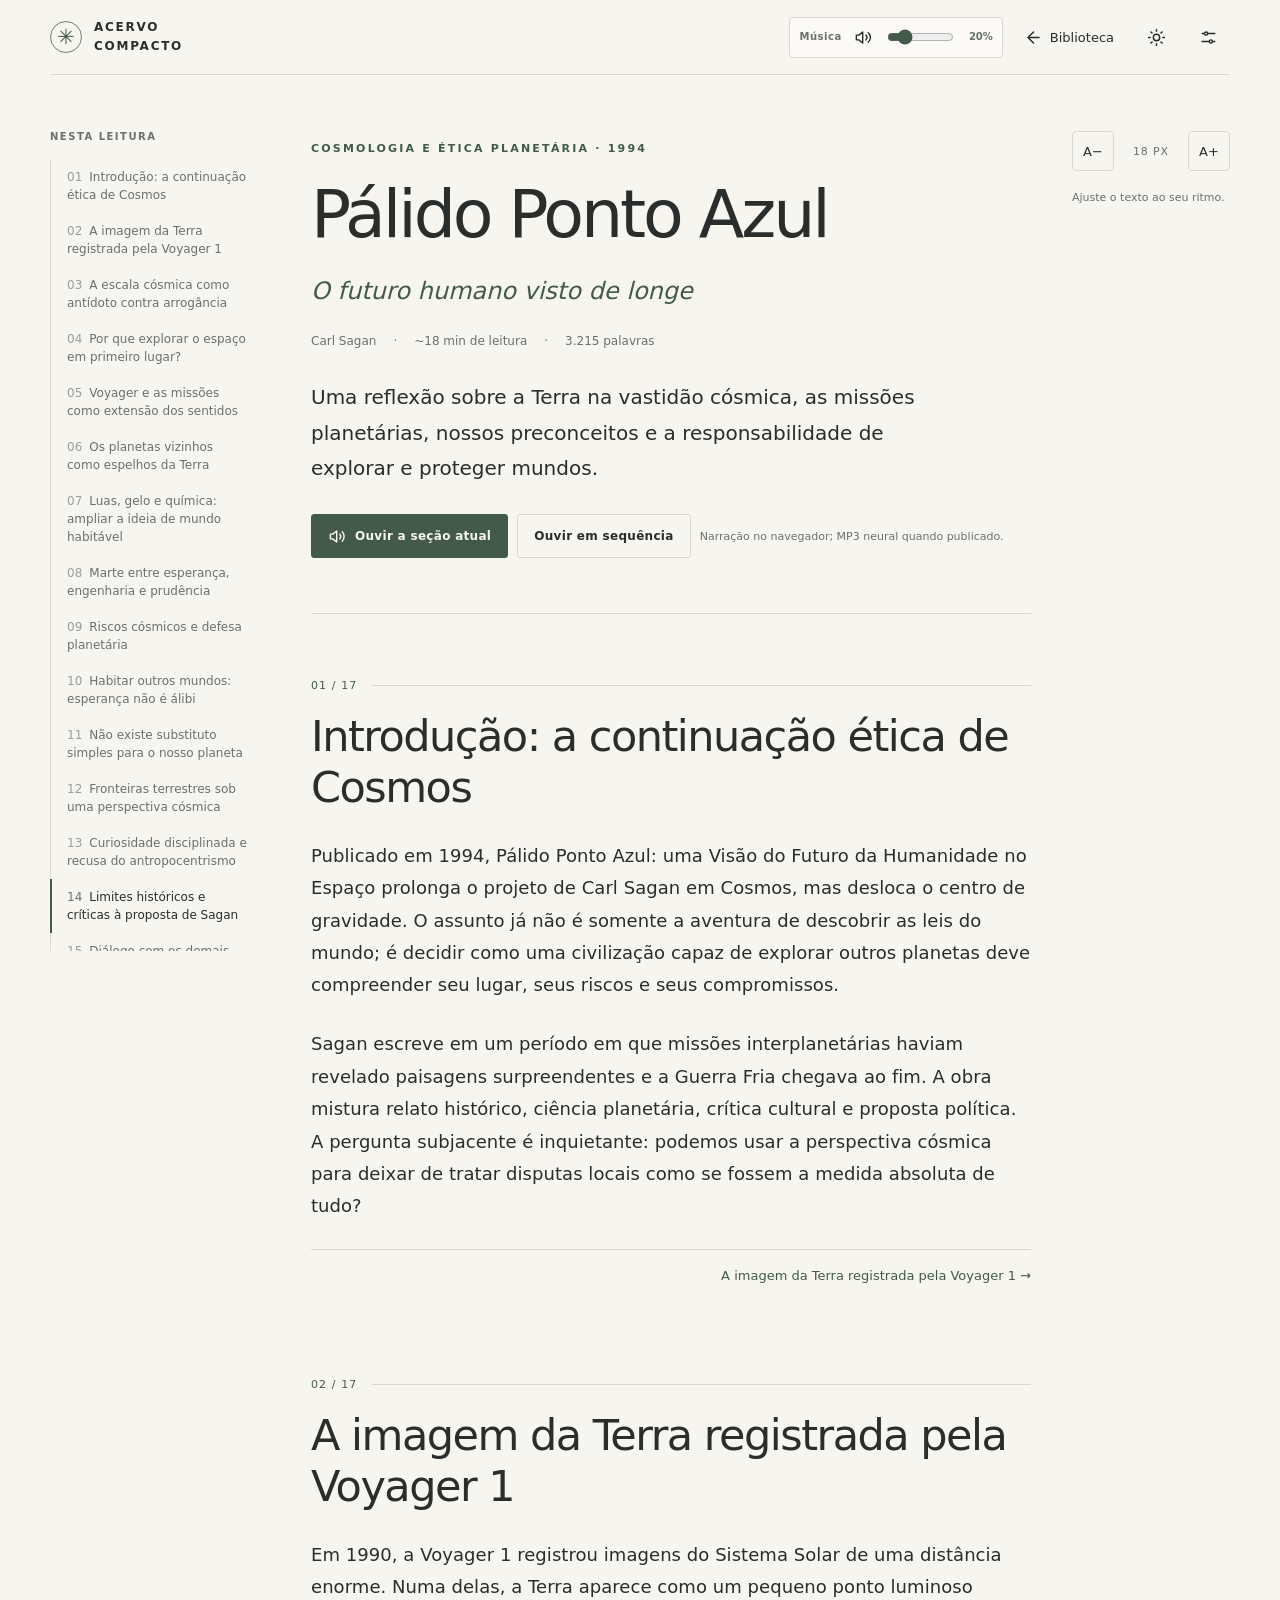
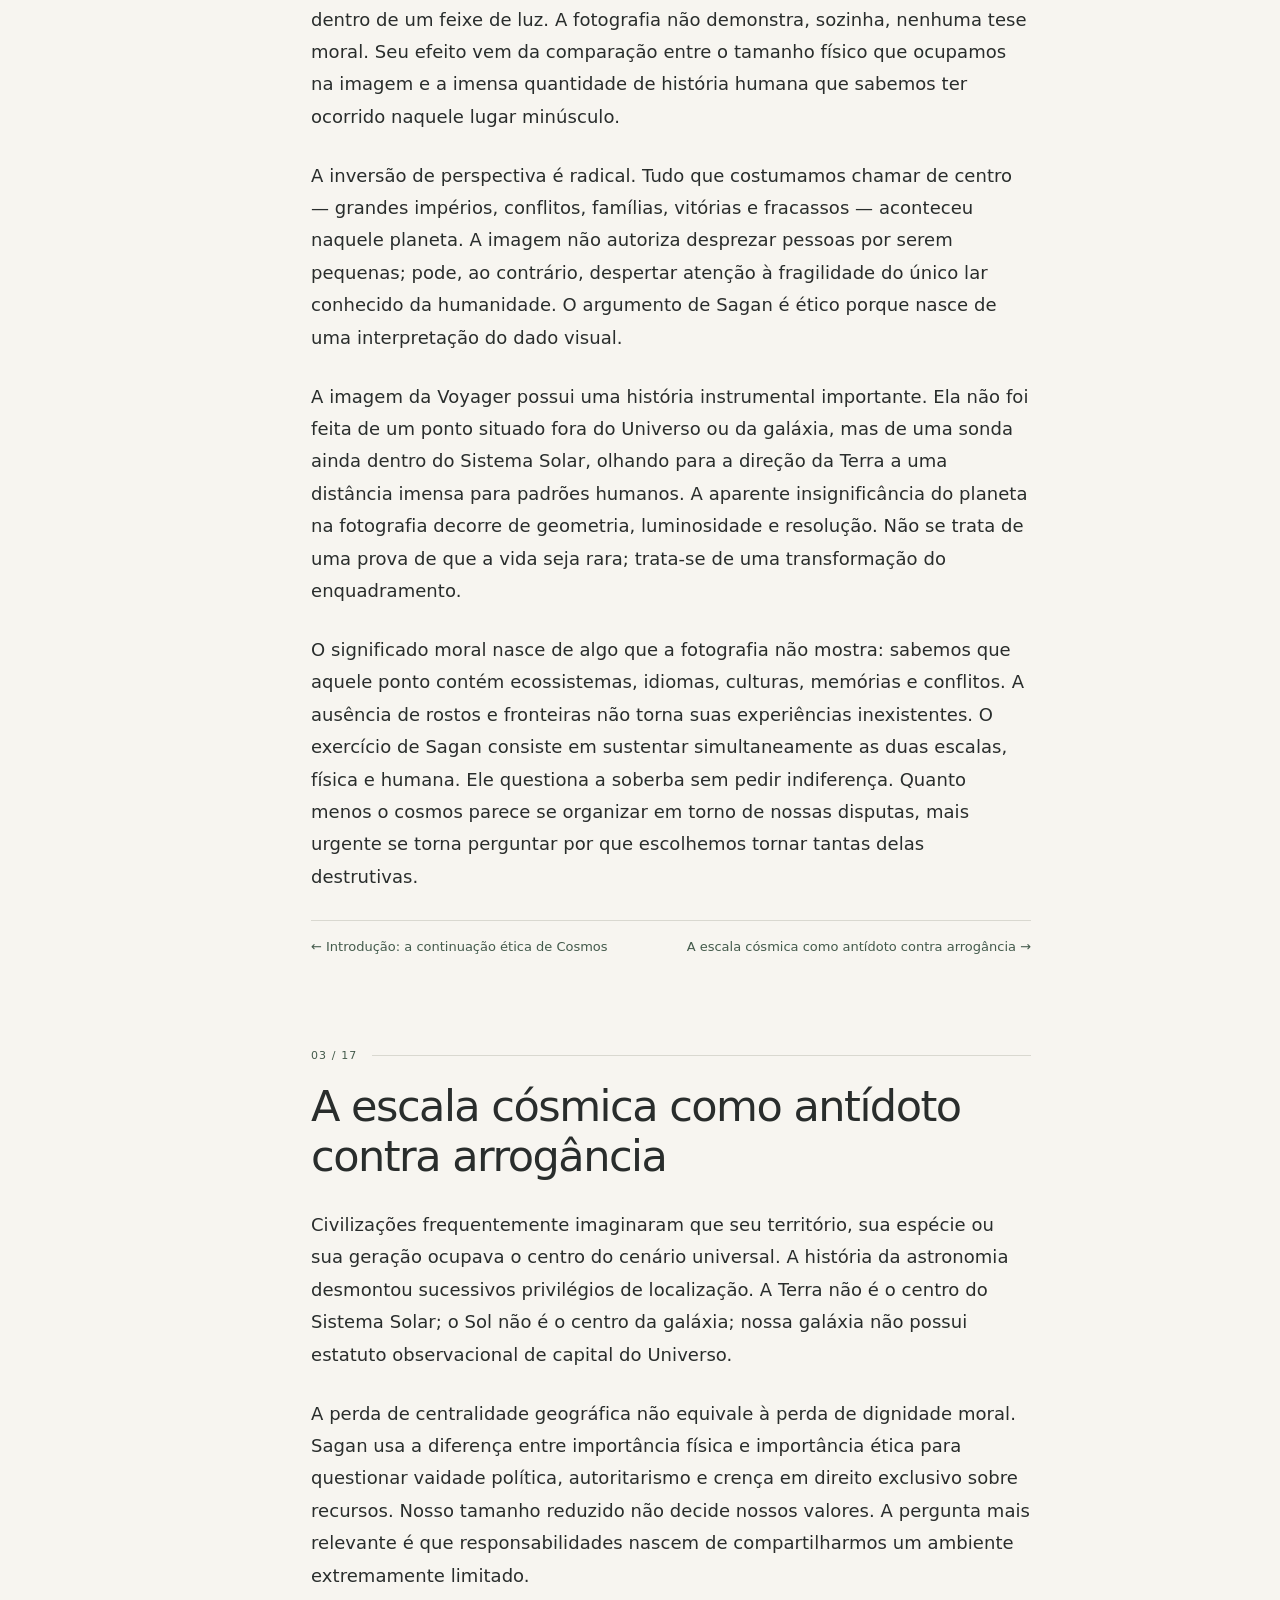
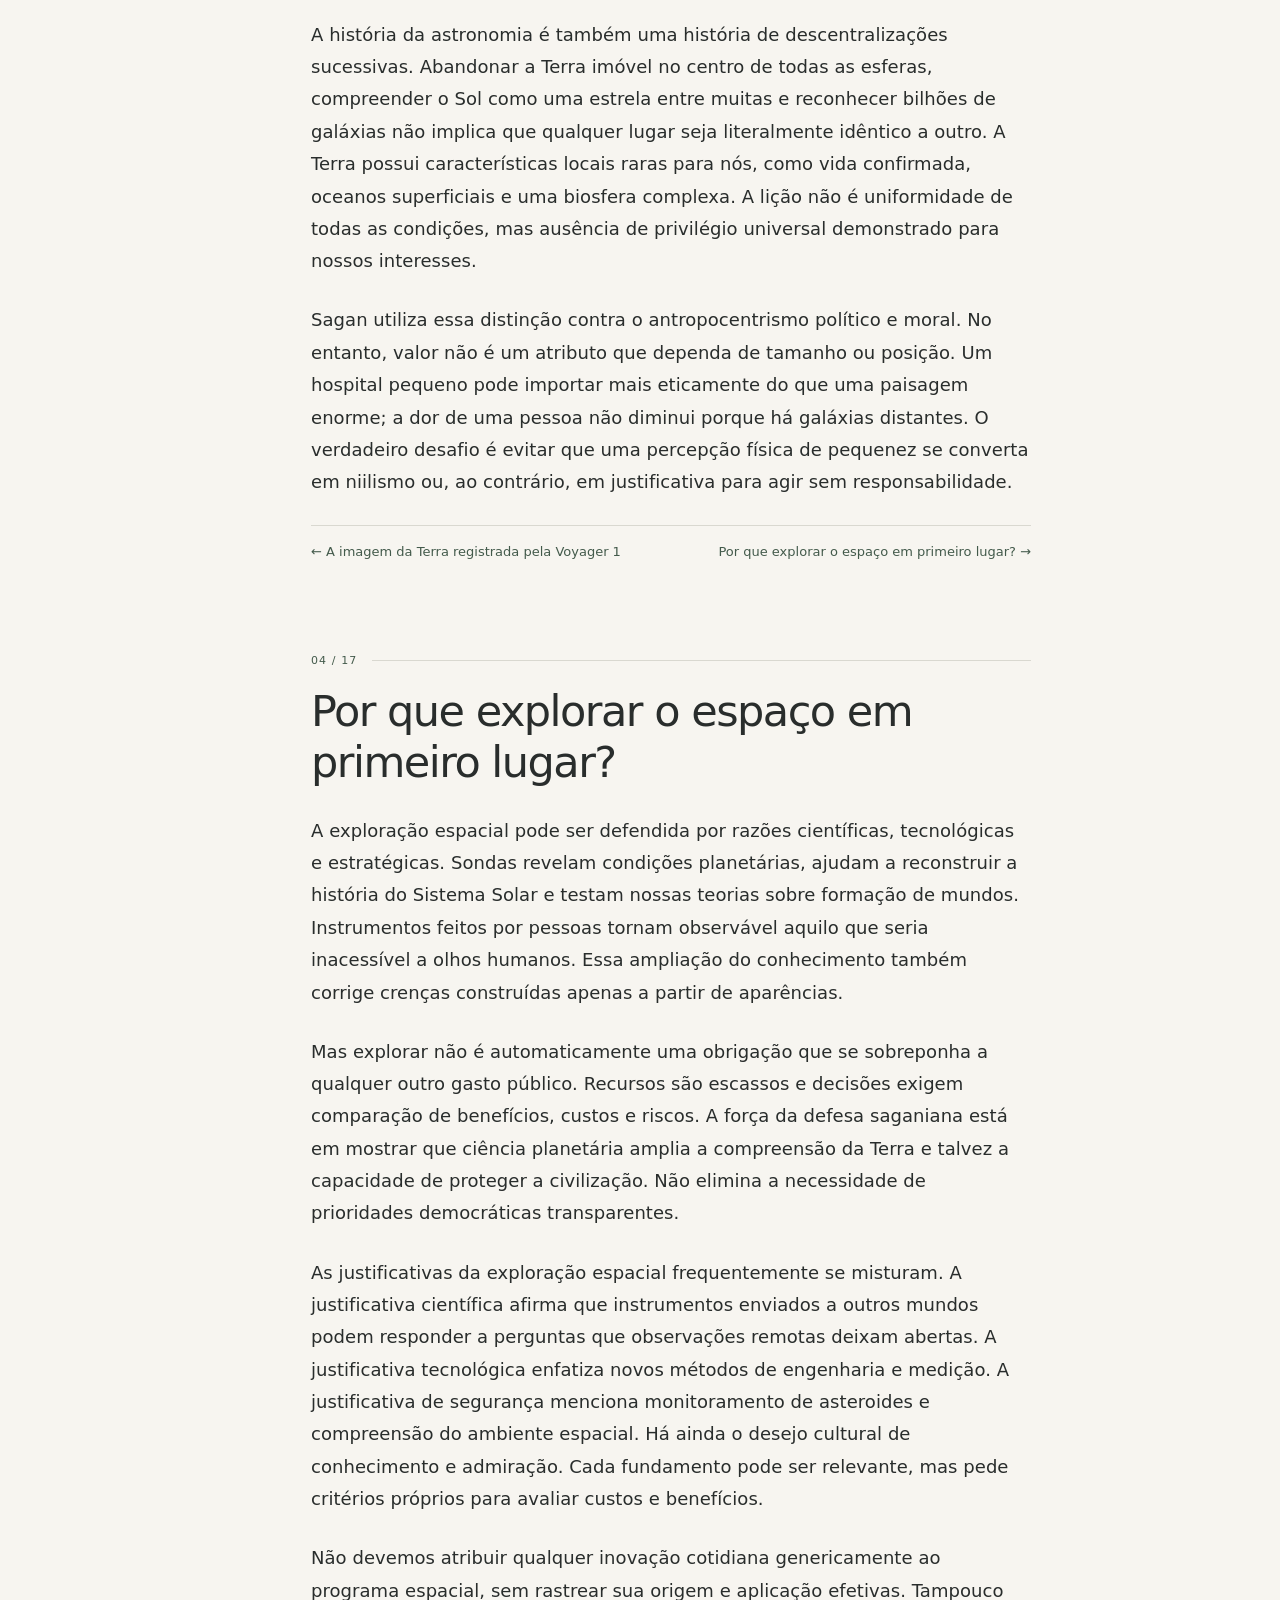
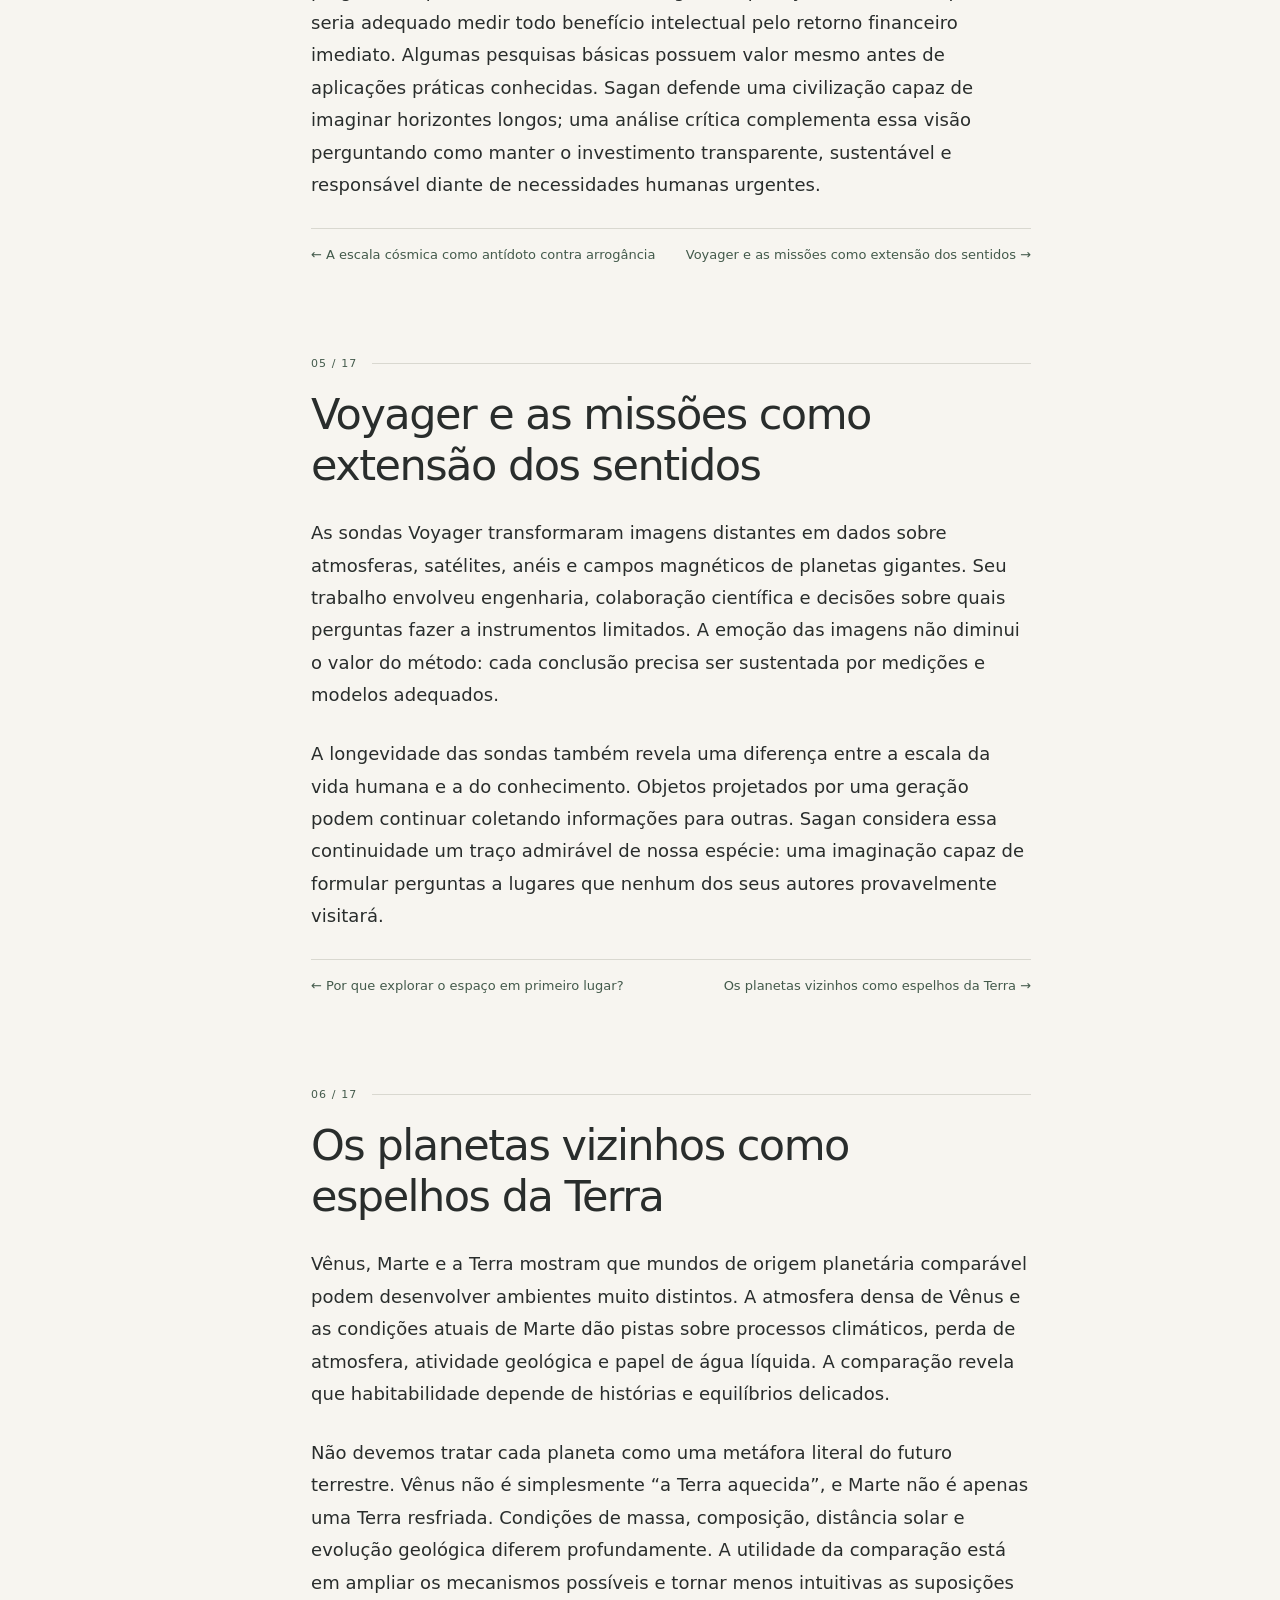
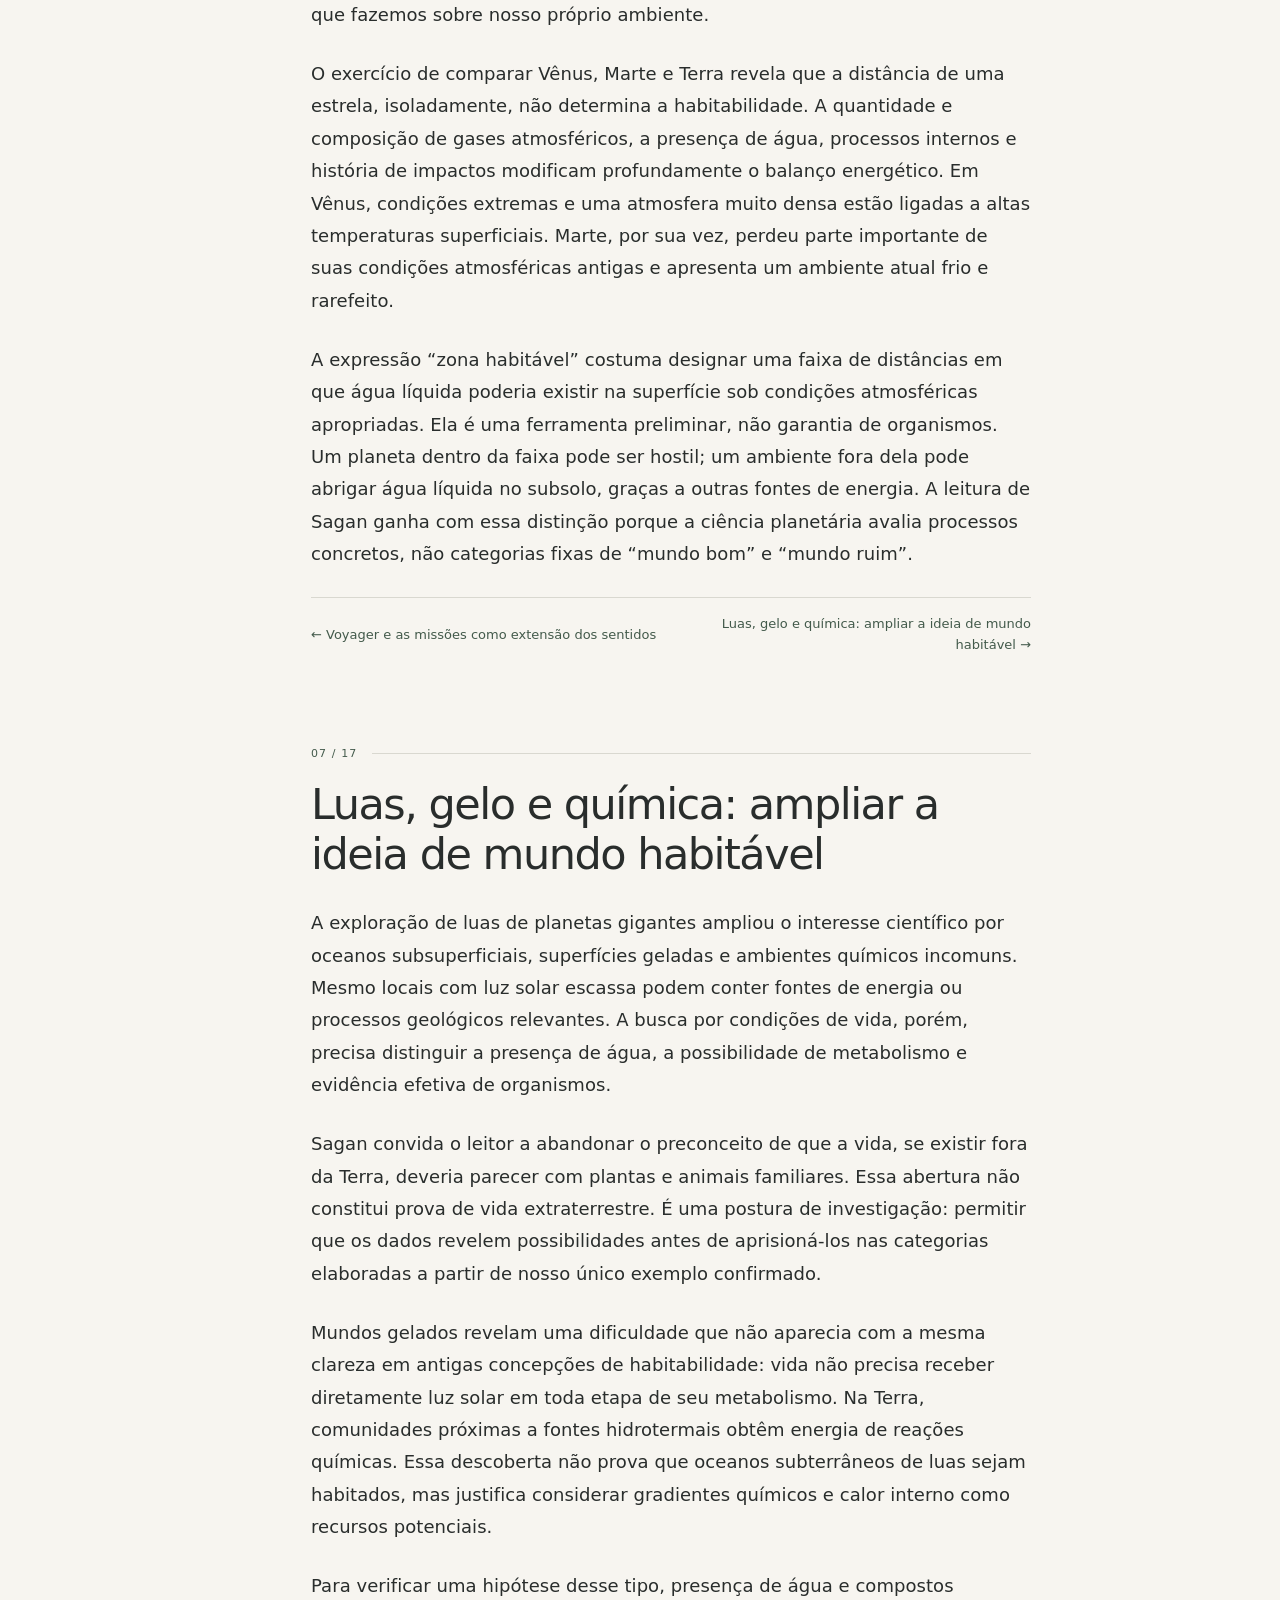
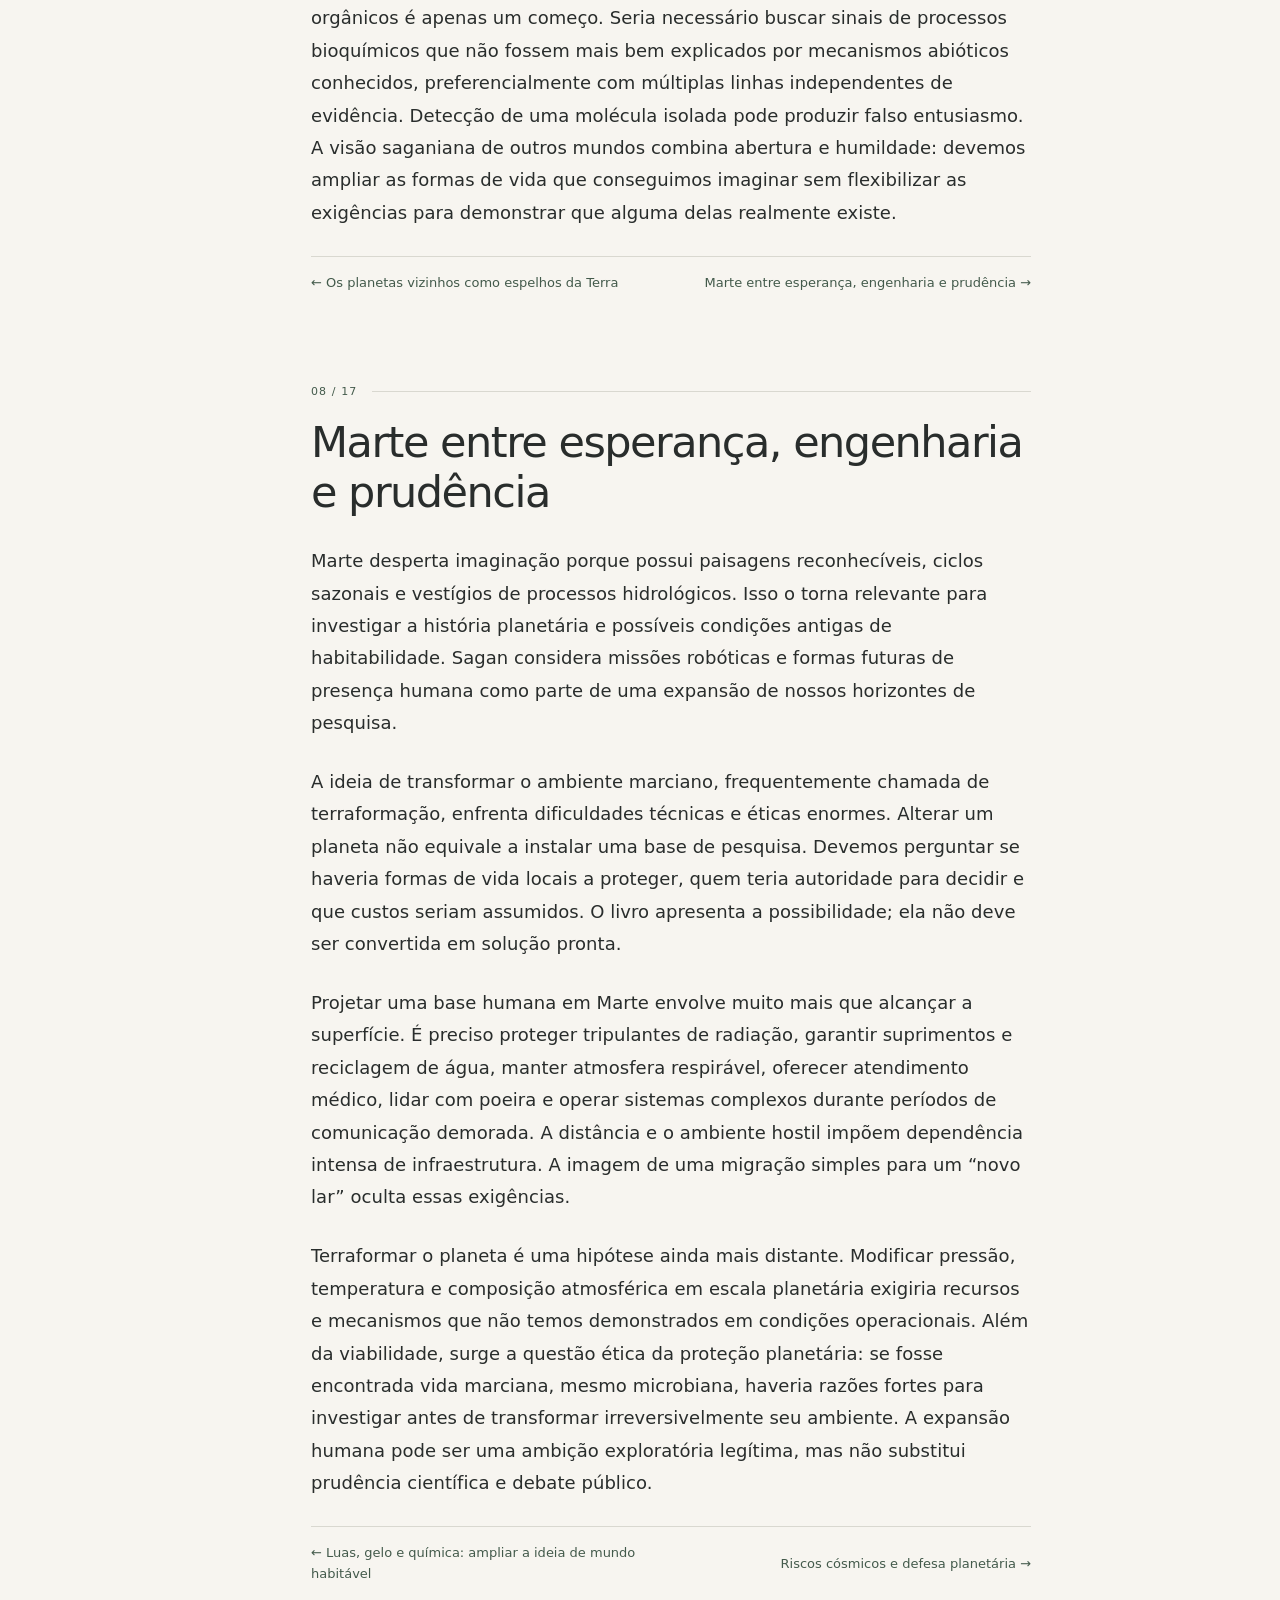
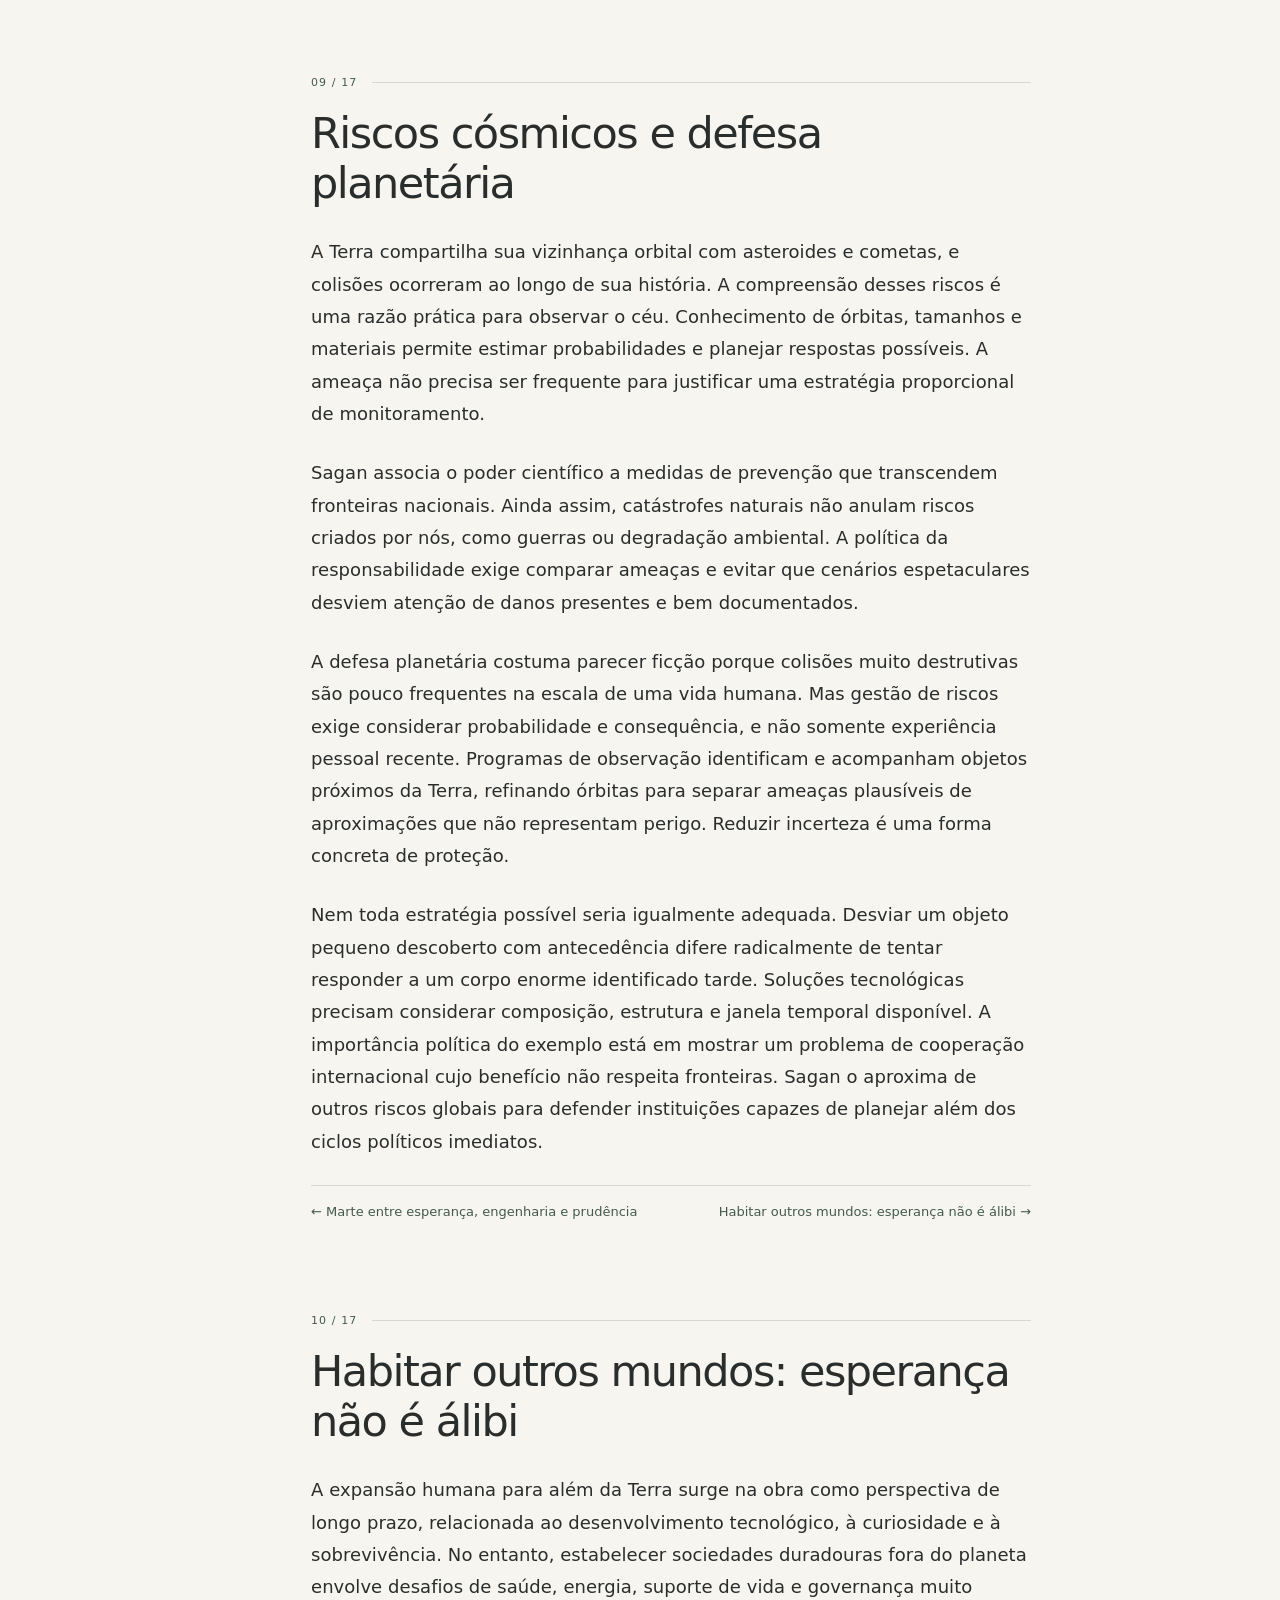
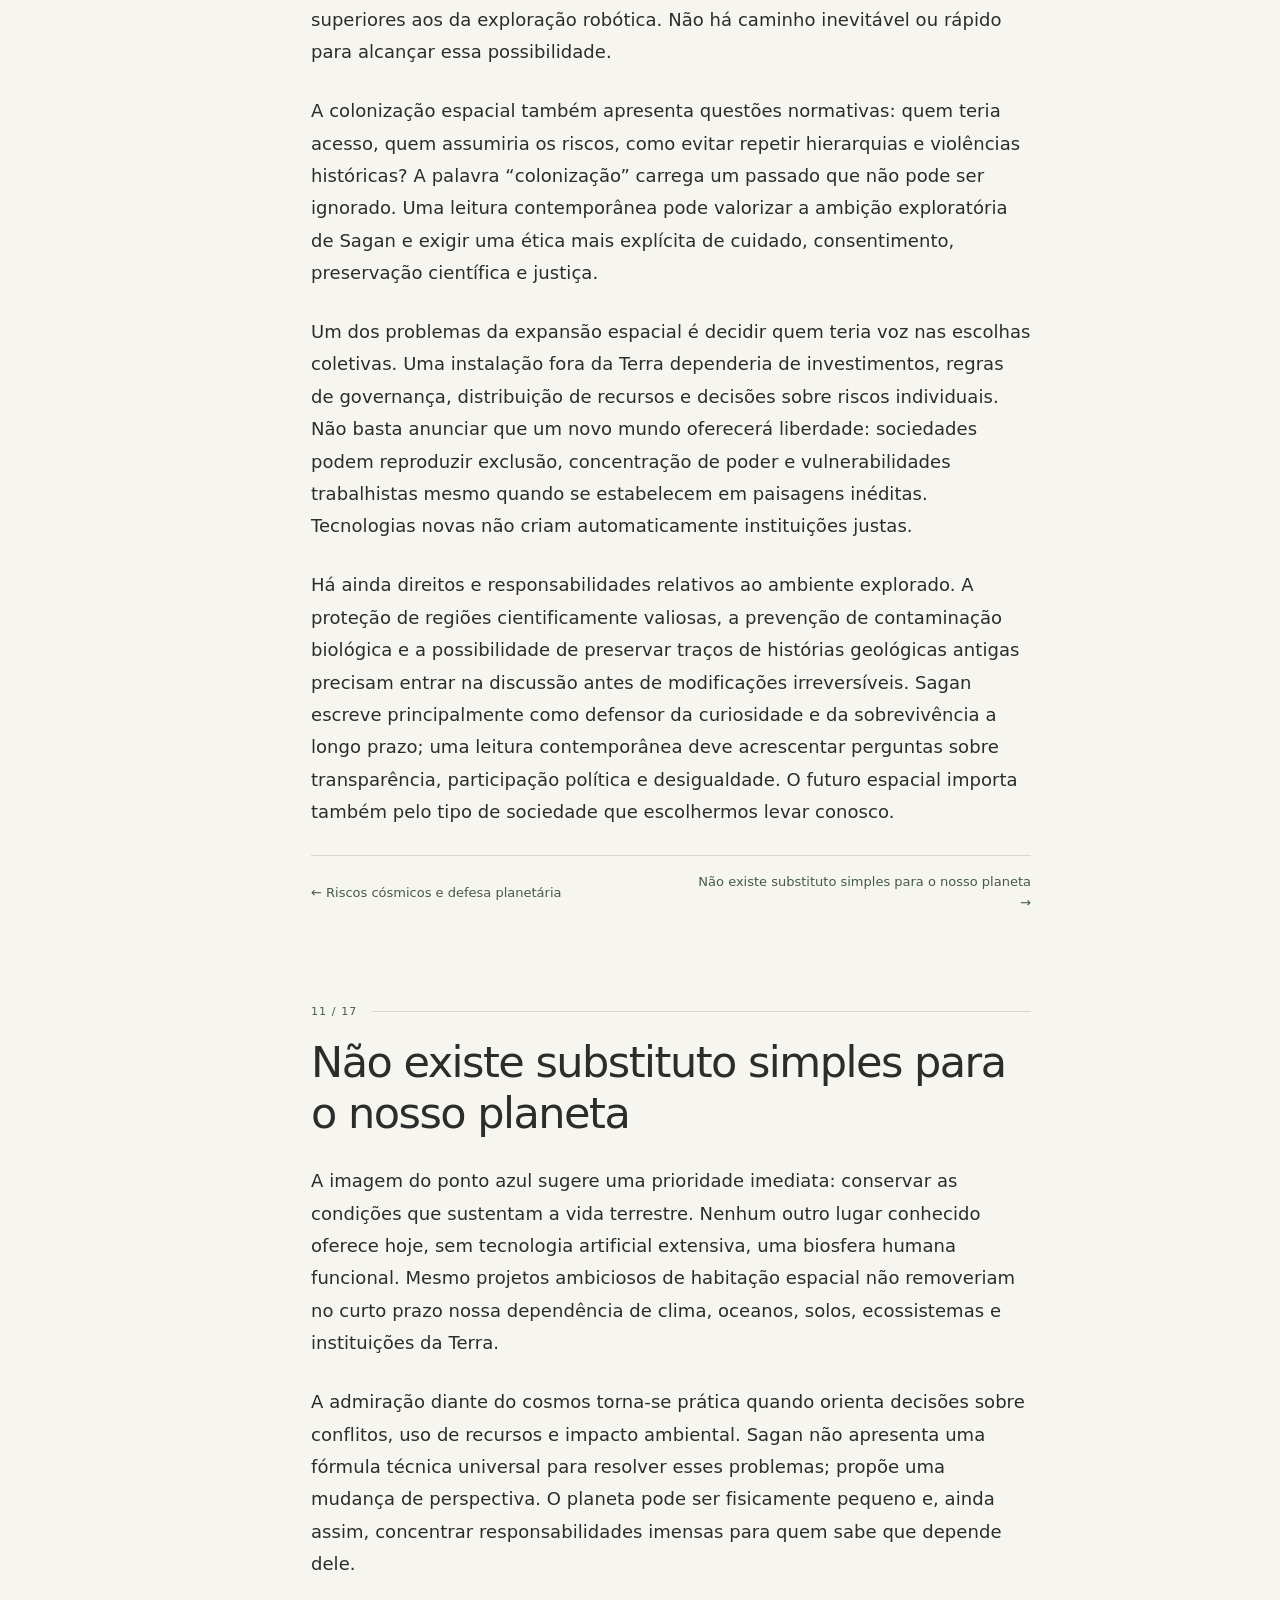
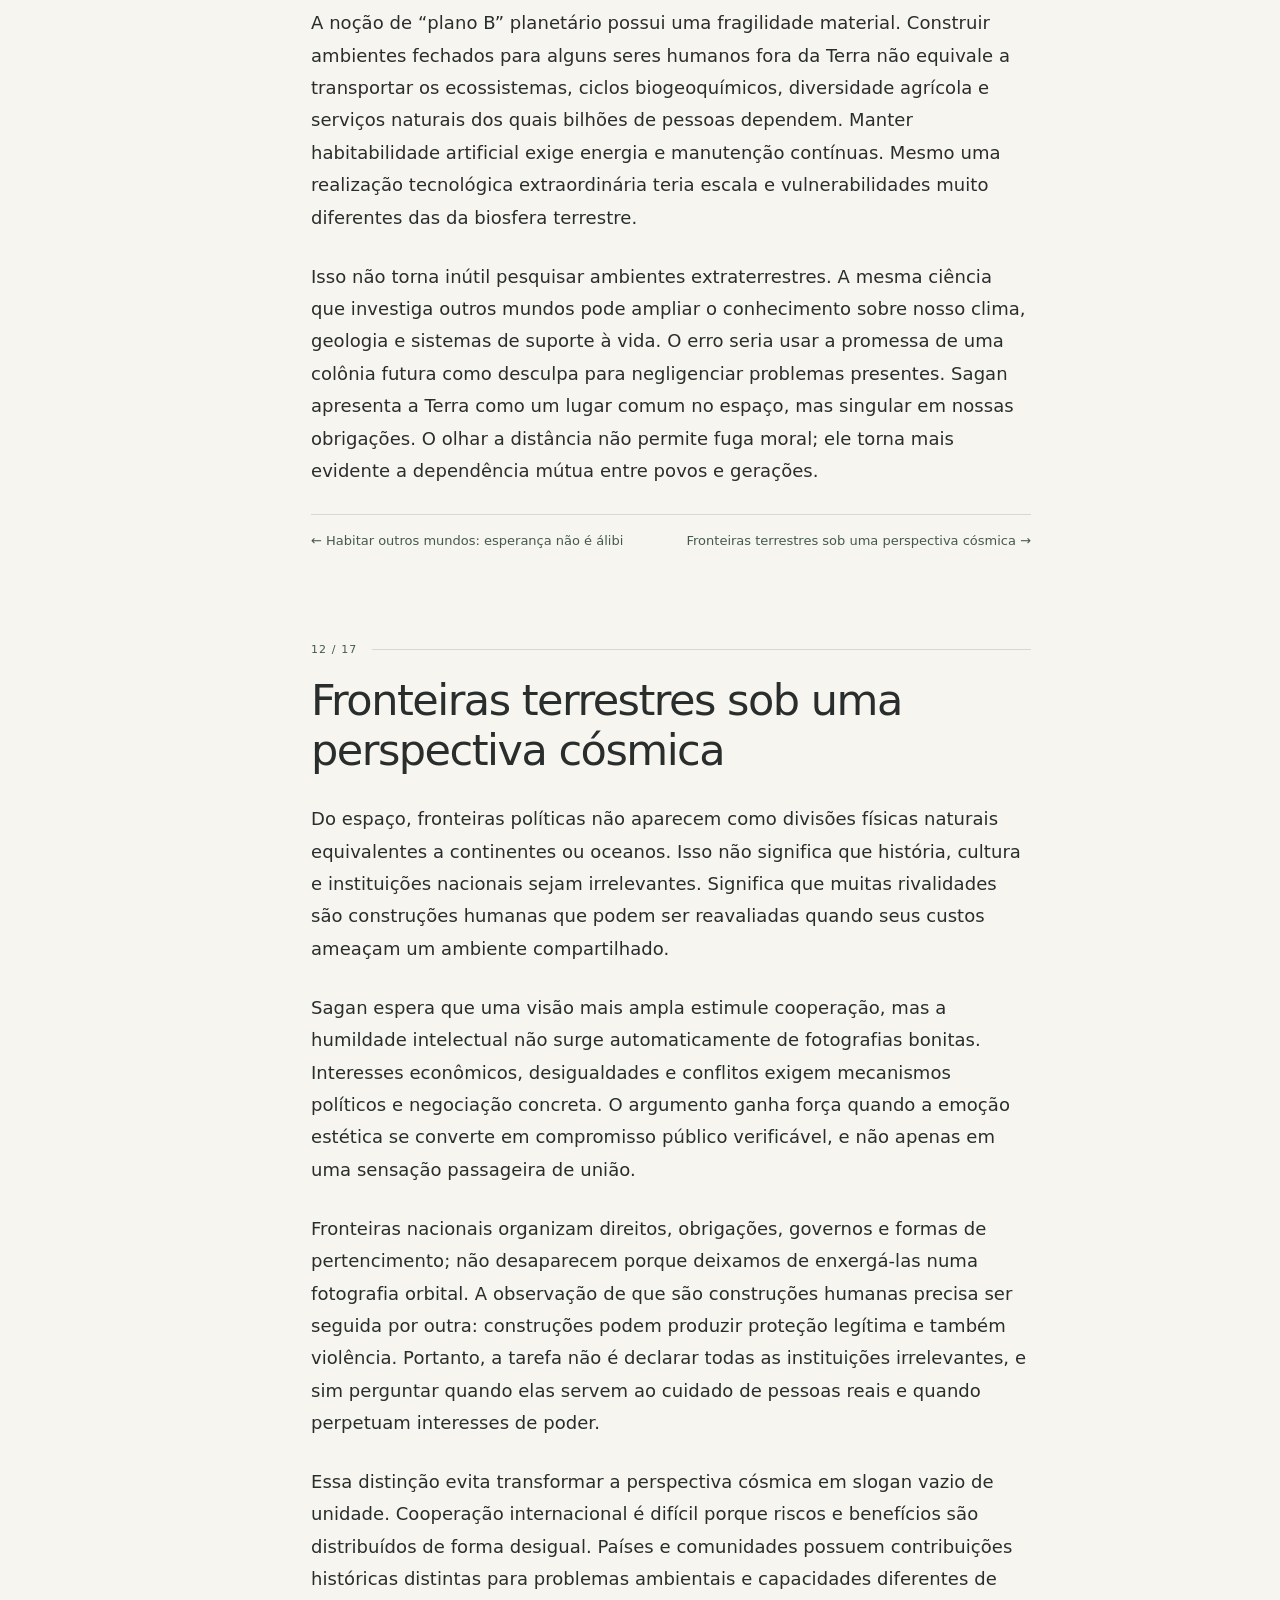
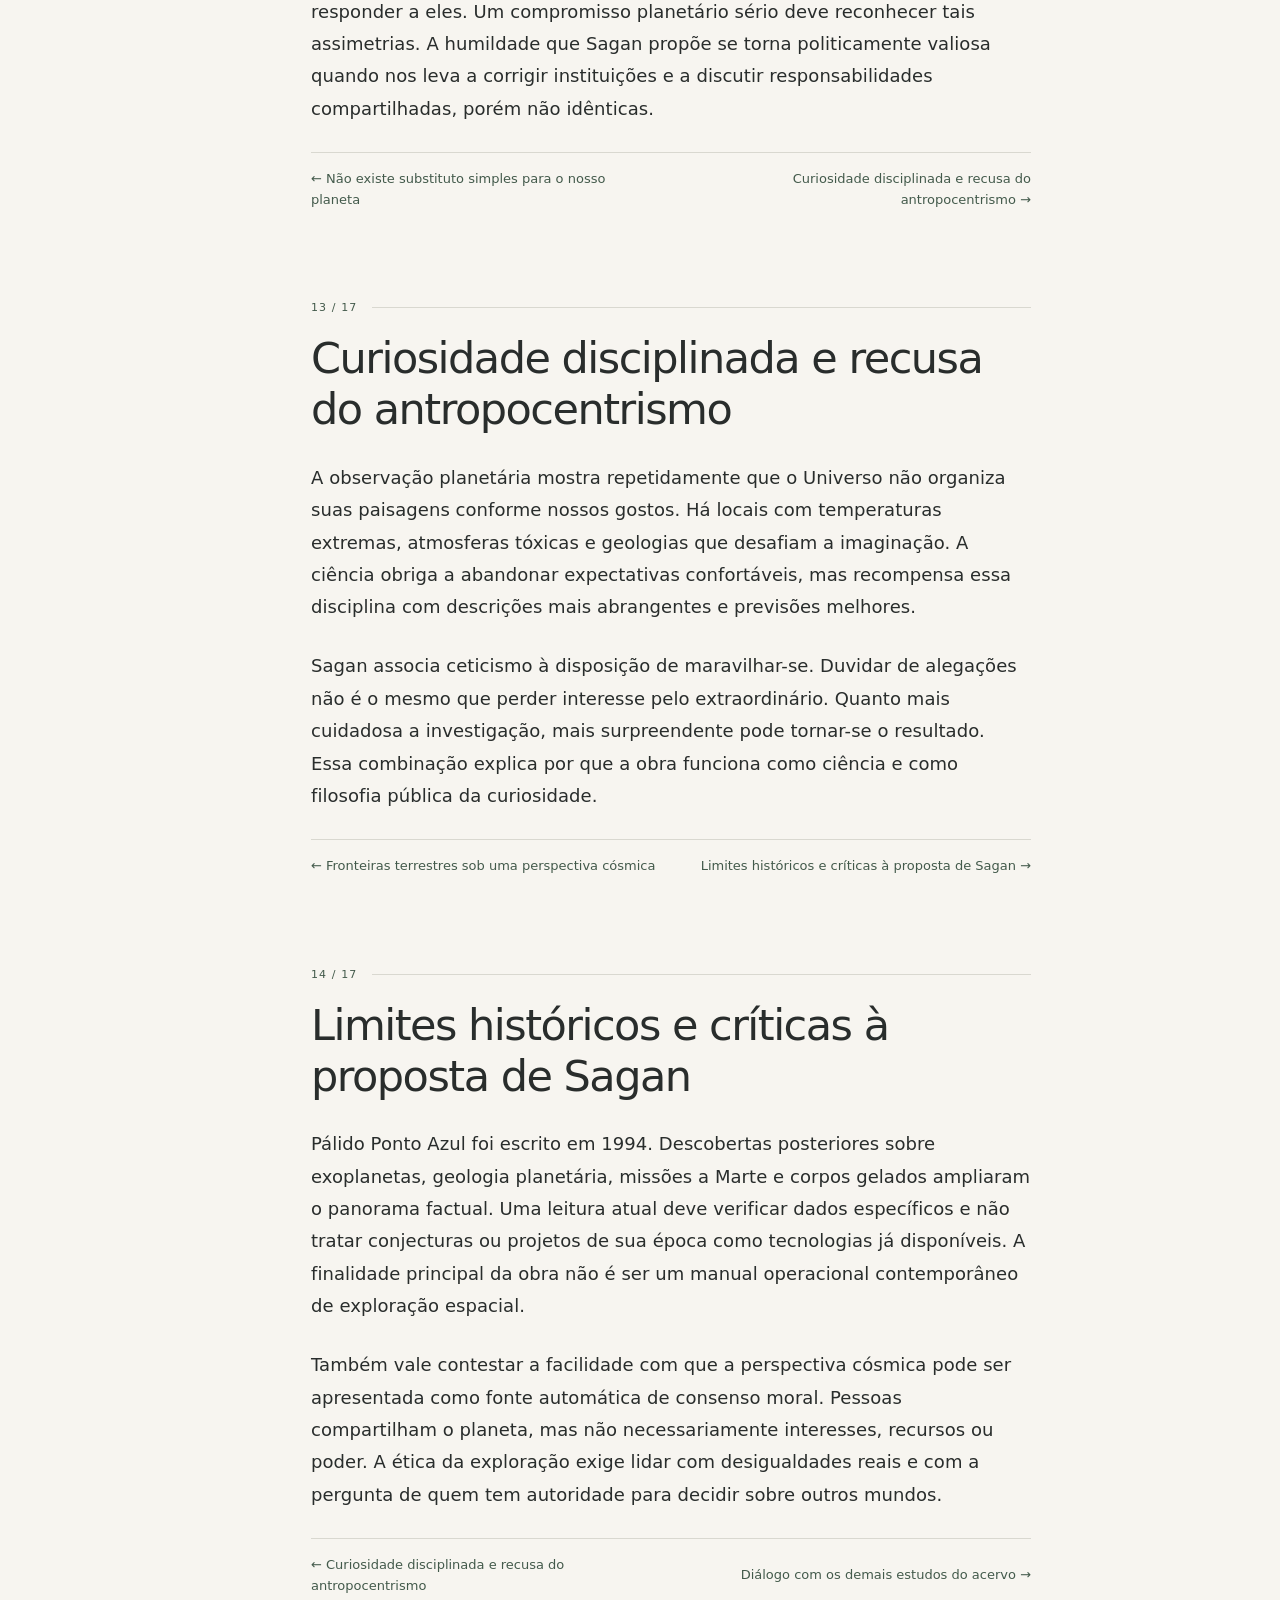
<file: livros/palido-ponto-azul/index.html>
<!DOCTYPE html><html lang="pt-BR"><head><meta charset="utf-8"><meta name="viewport" content="width=device-width,initial-scale=1"><meta name="color-scheme" content="light dark"><meta name="application-name" content="Acervo Compacto"><meta name="theme-color" content="#F7F5F0"><meta name="description" content="Uma reflexão sobre a Terra na vastidão cósmica, as missões planetárias, nossos preconceitos e a responsabilidade de explorar e proteger mundos."><title>Pálido Ponto Azul · Acervo Compacto</title><link rel="icon" type="image/svg+xml" href="../../assets/images/favicon.svg"><link rel="stylesheet" href="../../assets/css/styles.css"><script>try{const t=JSON.parse(localStorage.getItem('biblioteca.existencia.v1.preferences')||'{}').theme;document.documentElement.dataset.theme=t==='dark'||(t!=='light'&&matchMedia('(prefers-color-scheme:dark)').matches)?'dark':'light'}catch(e){document.documentElement.dataset.theme=matchMedia('(prefers-color-scheme:dark)').matches?'dark':'light'}</script></head><body data-page="reader" data-book="palido-ponto-azul"><a class="skip-link" href="#content">Ir para o texto</a><div class="reading-meter" aria-hidden="true"><span data-reading-meter></span></div><div class="storage-warning" role="status"></div><header class="topbar wrap reader-header">
<a class="masthead" href="../../index.html" aria-label="Acervo Compacto — Início"><span class="brand-symbol" aria-hidden="true">✳</span><span class="brand-name">Acervo<br>Compacto</span></a>
<nav class="top-actions" aria-label="Ações gerais"><a class="text-button" href="../../index.html"><svg aria-hidden="true" viewBox="0 0 24 24" width="19" height="19" fill="none" stroke="currentColor" stroke-width="1.8" stroke-linecap="round" stroke-linejoin="round"><path d="m12 19-7-7 7-7M5 12h14"/></svg><span class="hide-small">Biblioteca</span></a><button type="button" class="icon-button" data-theme-toggle aria-label="Alternar tema" title="Alternar tema"><svg aria-hidden="true" viewBox="0 0 24 24" width="19" height="19" fill="none" stroke="currentColor" stroke-width="1.8" stroke-linecap="round" stroke-linejoin="round"><circle cx="12" cy="12" r="4"/><path d="M12 2v2m0 16v2M4.9 4.9l1.5 1.5m11.2 11.2 1.5 1.5M2 12h2m16 0h2M4.9 19.1l1.5-1.5M17.6 6.4l1.5-1.5"/></svg></button><button type="button" class="icon-button" data-open-settings aria-label="Preferências" title="Preferências"><svg aria-hidden="true" viewBox="0 0 24 24" width="19" height="19" fill="none" stroke="currentColor" stroke-width="1.8" stroke-linecap="round" stroke-linejoin="round"><path d="M4 7h16M4 17h16"/><circle cx="9" cy="7" r="2" fill="var(--bg)"/><circle cx="15" cy="17" r="2" fill="var(--bg)"/></svg></button></nav></header><div class="reader-shell wrap"><aside class="reader-sidebar" aria-label="Sumário da obra"><p class="toc-title">Nesta leitura</p><ol class="toc-list"><li><a href="#contexto"><span class="chapter-no">01</span>Introdução: a continuação ética de Cosmos</a></li><li><a href="#fotografia"><span class="chapter-no">02</span>A imagem da Terra registrada pela Voyager 1</a></li><li><a href="#humildade"><span class="chapter-no">03</span>A escala cósmica como antídoto contra arrogância</a></li><li><a href="#exploracao"><span class="chapter-no">04</span>Por que explorar o espaço em primeiro lugar?</a></li><li><a href="#viajantes"><span class="chapter-no">05</span>Voyager e as missões como extensão dos sentidos</a></li><li><a href="#vizinhos"><span class="chapter-no">06</span>Os planetas vizinhos como espelhos da Terra</a></li><li><a href="#luas"><span class="chapter-no">07</span>Luas, gelo e química: ampliar a ideia de mundo habitável</a></li><li><a href="#marte"><span class="chapter-no">08</span>Marte entre esperança, engenharia e prudência</a></li><li><a href="#asteroides"><span class="chapter-no">09</span>Riscos cósmicos e defesa planetária</a></li><li><a href="#colonizacao"><span class="chapter-no">10</span>Habitar outros mundos: esperança não é álibi</a></li><li><a href="#terra"><span class="chapter-no">11</span>Não existe substituto simples para o nosso planeta</a></li><li><a href="#politica"><span class="chapter-no">12</span>Fronteiras terrestres sob uma perspectiva cósmica</a></li><li><a href="#ciencia"><span class="chapter-no">13</span>Curiosidade disciplinada e recusa do antropocentrismo</a></li><li><a href="#limites"><span class="chapter-no">14</span>Limites históricos e críticas à proposta de Sagan</a></li><li><a href="#conexoes"><span class="chapter-no">15</span>Diálogo com os demais estudos do acervo</a></li><li><a href="#perguntas"><span class="chapter-no">16</span>Oito perguntas para reflexão</a></li><li><a href="#sintese"><span class="chapter-no">17</span>Síntese das cinco ideias centrais</a></li></ol></aside><div class="reader-tools" aria-label="Controles de leitura"><div class="tool-group"><button type="button" class="tool-button" data-font-down aria-label="Diminuir fonte">A−</button><span data-font-current class="tool-label">18 px</span><button type="button" class="tool-button" data-font-up aria-label="Aumentar fonte">A+</button></div><div class="tool-note">Ajuste o texto ao seu ritmo.</div></div><main id="content" class="reader-main"><article><header class="book-intro"><span class="eyebrow">Cosmologia e ética planetária · 1994</span><h1>Pálido Ponto Azul</h1><p class="subtitle">O futuro humano visto de longe</p><div class="intro-meta"><span>Carl Sagan</span><span>~18 min de leitura</span><span>3.215 palavras</span></div><p class="intro-lede">Uma reflexão sobre a Terra na vastidão cósmica, as missões planetárias, nossos preconceitos e a responsabilidade de explorar e proteger mundos.</p><div class="speech-launch"><button type="button" class="solid-action" data-speech-section><svg aria-hidden="true" viewBox="0 0 24 24" width="19" height="19" fill="none" stroke="currentColor" stroke-width="1.8" stroke-linecap="round" stroke-linejoin="round"><path d="M11 5 6 9H3v6h3l5 4V5Zm4 4a5 5 0 0 1 0 6m3-9a9 9 0 0 1 0 12"/></svg> Ouvir a seção atual</button><button type="button" class="outline-action" data-speech-all>Ouvir em sequência</button><span class="voice-hint">Narração no navegador; MP3 neural quando publicado.</span></div><div class="resume-alert" data-resume-alert><strong>Última leitura: <span data-resume-percent>0%</span>.</strong><button type="button" class="small-link" data-resume-button style="border:0;border-bottom:1px solid currentColor;background:transparent;cursor:pointer">Ir ao ponto salvo</button></div></header><details class="mobile-toc"><summary>Sumário · 17 seções</summary><ol class="toc-list"><li><a href="#contexto"><span class="chapter-no">01</span>Introdução: a continuação ética de Cosmos</a></li><li><a href="#fotografia"><span class="chapter-no">02</span>A imagem da Terra registrada pela Voyager 1</a></li><li><a href="#humildade"><span class="chapter-no">03</span>A escala cósmica como antídoto contra arrogância</a></li><li><a href="#exploracao"><span class="chapter-no">04</span>Por que explorar o espaço em primeiro lugar?</a></li><li><a href="#viajantes"><span class="chapter-no">05</span>Voyager e as missões como extensão dos sentidos</a></li><li><a href="#vizinhos"><span class="chapter-no">06</span>Os planetas vizinhos como espelhos da Terra</a></li><li><a href="#luas"><span class="chapter-no">07</span>Luas, gelo e química: ampliar a ideia de mundo habitável</a></li><li><a href="#marte"><span class="chapter-no">08</span>Marte entre esperança, engenharia e prudência</a></li><li><a href="#asteroides"><span class="chapter-no">09</span>Riscos cósmicos e defesa planetária</a></li><li><a href="#colonizacao"><span class="chapter-no">10</span>Habitar outros mundos: esperança não é álibi</a></li><li><a href="#terra"><span class="chapter-no">11</span>Não existe substituto simples para o nosso planeta</a></li><li><a href="#politica"><span class="chapter-no">12</span>Fronteiras terrestres sob uma perspectiva cósmica</a></li><li><a href="#ciencia"><span class="chapter-no">13</span>Curiosidade disciplinada e recusa do antropocentrismo</a></li><li><a href="#limites"><span class="chapter-no">14</span>Limites históricos e críticas à proposta de Sagan</a></li><li><a href="#conexoes"><span class="chapter-no">15</span>Diálogo com os demais estudos do acervo</a></li><li><a href="#perguntas"><span class="chapter-no">16</span>Oito perguntas para reflexão</a></li><li><a href="#sintese"><span class="chapter-no">17</span>Síntese das cinco ideias centrais</a></li></ol></details><section id="contexto" class="reading-section" data-chapter aria-labelledby="heading-contexto"><div class="section-top"><span class="section-index">01 / 17</span><span class="section-rule"></span></div><h2 id="heading-contexto">Introdução: a continuação ética de Cosmos</h2><div class="reading-body"><p id="contexto-1" data-readable>Publicado em 1994, Pálido Ponto Azul: uma Visão do Futuro da Humanidade no Espaço prolonga o projeto de Carl Sagan em Cosmos, mas desloca o centro de gravidade. O assunto já não é somente a aventura de descobrir as leis do mundo; é decidir como uma civilização capaz de explorar outros planetas deve compreender seu lugar, seus riscos e seus compromissos.</p><p id="contexto-2" data-readable>Sagan escreve em um período em que missões interplanetárias haviam revelado paisagens surpreendentes e a Guerra Fria chegava ao fim. A obra mistura relato histórico, ciência planetária, crítica cultural e proposta política. A pergunta subjacente é inquietante: podemos usar a perspectiva cósmica para deixar de tratar disputas locais como se fossem a medida absoluta de tudo?</p></div><nav class="section-nav" aria-label="Navegação entre seções"><a href="#fotografia">A imagem da Terra registrada pela Voyager 1 →</a></nav></section>
<section id="fotografia" class="reading-section" data-chapter aria-labelledby="heading-fotografia"><div class="section-top"><span class="section-index">02 / 17</span><span class="section-rule"></span></div><h2 id="heading-fotografia">A imagem da Terra registrada pela Voyager 1</h2><div class="reading-body"><p id="fotografia-1" data-readable>Em 1990, a Voyager 1 registrou imagens do Sistema Solar de uma distância enorme. Numa delas, a Terra aparece como um pequeno ponto luminoso dentro de um feixe de luz. A fotografia não demonstra, sozinha, nenhuma tese moral. Seu efeito vem da comparação entre o tamanho físico que ocupamos na imagem e a imensa quantidade de história humana que sabemos ter ocorrido naquele lugar minúsculo.</p><p id="fotografia-2" data-readable>A inversão de perspectiva é radical. Tudo que costumamos chamar de centro — grandes impérios, conflitos, famílias, vitórias e fracassos — aconteceu naquele planeta. A imagem não autoriza desprezar pessoas por serem pequenas; pode, ao contrário, despertar atenção à fragilidade do único lar conhecido da humanidade. O argumento de Sagan é ético porque nasce de uma interpretação do dado visual.</p><p id="fotografia-extra-1" data-readable>A imagem da Voyager possui uma história instrumental importante. Ela não foi feita de um ponto situado fora do Universo ou da galáxia, mas de uma sonda ainda dentro do Sistema Solar, olhando para a direção da Terra a uma distância imensa para padrões humanos. A aparente insignificância do planeta na fotografia decorre de geometria, luminosidade e resolução. Não se trata de uma prova de que a vida seja rara; trata-se de uma transformação do enquadramento.</p><p id="fotografia-extra-2" data-readable>O significado moral nasce de algo que a fotografia não mostra: sabemos que aquele ponto contém ecossistemas, idiomas, culturas, memórias e conflitos. A ausência de rostos e fronteiras não torna suas experiências inexistentes. O exercício de Sagan consiste em sustentar simultaneamente as duas escalas, física e humana. Ele questiona a soberba sem pedir indiferença. Quanto menos o cosmos parece se organizar em torno de nossas disputas, mais urgente se torna perguntar por que escolhemos tornar tantas delas destrutivas.</p></div><nav class="section-nav" aria-label="Navegação entre seções"><a href="#contexto">← Introdução: a continuação ética de Cosmos</a><a href="#humildade">A escala cósmica como antídoto contra arrogância →</a></nav></section>
<section id="humildade" class="reading-section" data-chapter aria-labelledby="heading-humildade"><div class="section-top"><span class="section-index">03 / 17</span><span class="section-rule"></span></div><h2 id="heading-humildade">A escala cósmica como antídoto contra arrogância</h2><div class="reading-body"><p id="humildade-1" data-readable>Civilizações frequentemente imaginaram que seu território, sua espécie ou sua geração ocupava o centro do cenário universal. A história da astronomia desmontou sucessivos privilégios de localização. A Terra não é o centro do Sistema Solar; o Sol não é o centro da galáxia; nossa galáxia não possui estatuto observacional de capital do Universo.</p><p id="humildade-2" data-readable>A perda de centralidade geográfica não equivale à perda de dignidade moral. Sagan usa a diferença entre importância física e importância ética para questionar vaidade política, autoritarismo e crença em direito exclusivo sobre recursos. Nosso tamanho reduzido não decide nossos valores. A pergunta mais relevante é que responsabilidades nascem de compartilharmos um ambiente extremamente limitado.</p><p id="humildade-extra-1" data-readable>A história da astronomia é também uma história de descentralizações sucessivas. Abandonar a Terra imóvel no centro de todas as esferas, compreender o Sol como uma estrela entre muitas e reconhecer bilhões de galáxias não implica que qualquer lugar seja literalmente idêntico a outro. A Terra possui características locais raras para nós, como vida confirmada, oceanos superficiais e uma biosfera complexa. A lição não é uniformidade de todas as condições, mas ausência de privilégio universal demonstrado para nossos interesses.</p><p id="humildade-extra-2" data-readable>Sagan utiliza essa distinção contra o antropocentrismo político e moral. No entanto, valor não é um atributo que dependa de tamanho ou posição. Um hospital pequeno pode importar mais eticamente do que uma paisagem enorme; a dor de uma pessoa não diminui porque há galáxias distantes. O verdadeiro desafio é evitar que uma percepção física de pequenez se converta em niilismo ou, ao contrário, em justificativa para agir sem responsabilidade.</p></div><nav class="section-nav" aria-label="Navegação entre seções"><a href="#fotografia">← A imagem da Terra registrada pela Voyager 1</a><a href="#exploracao">Por que explorar o espaço em primeiro lugar? →</a></nav></section>
<section id="exploracao" class="reading-section" data-chapter aria-labelledby="heading-exploracao"><div class="section-top"><span class="section-index">04 / 17</span><span class="section-rule"></span></div><h2 id="heading-exploracao">Por que explorar o espaço em primeiro lugar?</h2><div class="reading-body"><p id="exploracao-1" data-readable>A exploração espacial pode ser defendida por razões científicas, tecnológicas e estratégicas. Sondas revelam condições planetárias, ajudam a reconstruir a história do Sistema Solar e testam nossas teorias sobre formação de mundos. Instrumentos feitos por pessoas tornam observável aquilo que seria inacessível a olhos humanos. Essa ampliação do conhecimento também corrige crenças construídas apenas a partir de aparências.</p><p id="exploracao-2" data-readable>Mas explorar não é automaticamente uma obrigação que se sobreponha a qualquer outro gasto público. Recursos são escassos e decisões exigem comparação de benefícios, custos e riscos. A força da defesa saganiana está em mostrar que ciência planetária amplia a compreensão da Terra e talvez a capacidade de proteger a civilização. Não elimina a necessidade de prioridades democráticas transparentes.</p><p id="exploracao-extra-1" data-readable>As justificativas da exploração espacial frequentemente se misturam. A justificativa científica afirma que instrumentos enviados a outros mundos podem responder a perguntas que observações remotas deixam abertas. A justificativa tecnológica enfatiza novos métodos de engenharia e medição. A justificativa de segurança menciona monitoramento de asteroides e compreensão do ambiente espacial. Há ainda o desejo cultural de conhecimento e admiração. Cada fundamento pode ser relevante, mas pede critérios próprios para avaliar custos e benefícios.</p><p id="exploracao-extra-2" data-readable>Não devemos atribuir qualquer inovação cotidiana genericamente ao programa espacial, sem rastrear sua origem e aplicação efetivas. Tampouco seria adequado medir todo benefício intelectual pelo retorno financeiro imediato. Algumas pesquisas básicas possuem valor mesmo antes de aplicações práticas conhecidas. Sagan defende uma civilização capaz de imaginar horizontes longos; uma análise crítica complementa essa visão perguntando como manter o investimento transparente, sustentável e responsável diante de necessidades humanas urgentes.</p></div><nav class="section-nav" aria-label="Navegação entre seções"><a href="#humildade">← A escala cósmica como antídoto contra arrogância</a><a href="#viajantes">Voyager e as missões como extensão dos sentidos →</a></nav></section>
<section id="viajantes" class="reading-section" data-chapter aria-labelledby="heading-viajantes"><div class="section-top"><span class="section-index">05 / 17</span><span class="section-rule"></span></div><h2 id="heading-viajantes">Voyager e as missões como extensão dos sentidos</h2><div class="reading-body"><p id="viajantes-1" data-readable>As sondas Voyager transformaram imagens distantes em dados sobre atmosferas, satélites, anéis e campos magnéticos de planetas gigantes. Seu trabalho envolveu engenharia, colaboração científica e decisões sobre quais perguntas fazer a instrumentos limitados. A emoção das imagens não diminui o valor do método: cada conclusão precisa ser sustentada por medições e modelos adequados.</p><p id="viajantes-2" data-readable>A longevidade das sondas também revela uma diferença entre a escala da vida humana e a do conhecimento. Objetos projetados por uma geração podem continuar coletando informações para outras. Sagan considera essa continuidade um traço admirável de nossa espécie: uma imaginação capaz de formular perguntas a lugares que nenhum dos seus autores provavelmente visitará.</p></div><nav class="section-nav" aria-label="Navegação entre seções"><a href="#exploracao">← Por que explorar o espaço em primeiro lugar?</a><a href="#vizinhos">Os planetas vizinhos como espelhos da Terra →</a></nav></section>
<section id="vizinhos" class="reading-section" data-chapter aria-labelledby="heading-vizinhos"><div class="section-top"><span class="section-index">06 / 17</span><span class="section-rule"></span></div><h2 id="heading-vizinhos">Os planetas vizinhos como espelhos da Terra</h2><div class="reading-body"><p id="vizinhos-1" data-readable>Vênus, Marte e a Terra mostram que mundos de origem planetária comparável podem desenvolver ambientes muito distintos. A atmosfera densa de Vênus e as condições atuais de Marte dão pistas sobre processos climáticos, perda de atmosfera, atividade geológica e papel de água líquida. A comparação revela que habitabilidade depende de histórias e equilíbrios delicados.</p><p id="vizinhos-2" data-readable>Não devemos tratar cada planeta como uma metáfora literal do futuro terrestre. Vênus não é simplesmente “a Terra aquecida”, e Marte não é apenas uma Terra resfriada. Condições de massa, composição, distância solar e evolução geológica diferem profundamente. A utilidade da comparação está em ampliar os mecanismos possíveis e tornar menos intuitivas as suposições que fazemos sobre nosso próprio ambiente.</p><p id="vizinhos-extra-1" data-readable>O exercício de comparar Vênus, Marte e Terra revela que a distância de uma estrela, isoladamente, não determina a habitabilidade. A quantidade e composição de gases atmosféricos, a presença de água, processos internos e história de impactos modificam profundamente o balanço energético. Em Vênus, condições extremas e uma atmosfera muito densa estão ligadas a altas temperaturas superficiais. Marte, por sua vez, perdeu parte importante de suas condições atmosféricas antigas e apresenta um ambiente atual frio e rarefeito.</p><p id="vizinhos-extra-2" data-readable>A expressão “zona habitável” costuma designar uma faixa de distâncias em que água líquida poderia existir na superfície sob condições atmosféricas apropriadas. Ela é uma ferramenta preliminar, não garantia de organismos. Um planeta dentro da faixa pode ser hostil; um ambiente fora dela pode abrigar água líquida no subsolo, graças a outras fontes de energia. A leitura de Sagan ganha com essa distinção porque a ciência planetária avalia processos concretos, não categorias fixas de “mundo bom” e “mundo ruim”.</p></div><nav class="section-nav" aria-label="Navegação entre seções"><a href="#viajantes">← Voyager e as missões como extensão dos sentidos</a><a href="#luas">Luas, gelo e química: ampliar a ideia de mundo habitável →</a></nav></section>
<section id="luas" class="reading-section" data-chapter aria-labelledby="heading-luas"><div class="section-top"><span class="section-index">07 / 17</span><span class="section-rule"></span></div><h2 id="heading-luas">Luas, gelo e química: ampliar a ideia de mundo habitável</h2><div class="reading-body"><p id="luas-1" data-readable>A exploração de luas de planetas gigantes ampliou o interesse científico por oceanos subsuperficiais, superfícies geladas e ambientes químicos incomuns. Mesmo locais com luz solar escassa podem conter fontes de energia ou processos geológicos relevantes. A busca por condições de vida, porém, precisa distinguir a presença de água, a possibilidade de metabolismo e evidência efetiva de organismos.</p><p id="luas-2" data-readable>Sagan convida o leitor a abandonar o preconceito de que a vida, se existir fora da Terra, deveria parecer com plantas e animais familiares. Essa abertura não constitui prova de vida extraterrestre. É uma postura de investigação: permitir que os dados revelem possibilidades antes de aprisioná-los nas categorias elaboradas a partir de nosso único exemplo confirmado.</p><p id="luas-extra-1" data-readable>Mundos gelados revelam uma dificuldade que não aparecia com a mesma clareza em antigas concepções de habitabilidade: vida não precisa receber diretamente luz solar em toda etapa de seu metabolismo. Na Terra, comunidades próximas a fontes hidrotermais obtêm energia de reações químicas. Essa descoberta não prova que oceanos subterrâneos de luas sejam habitados, mas justifica considerar gradientes químicos e calor interno como recursos potenciais.</p><p id="luas-extra-2" data-readable>Para verificar uma hipótese desse tipo, presença de água e compostos orgânicos é apenas um começo. Seria necessário buscar sinais de processos bioquímicos que não fossem mais bem explicados por mecanismos abióticos conhecidos, preferencialmente com múltiplas linhas independentes de evidência. Detecção de uma molécula isolada pode produzir falso entusiasmo. A visão saganiana de outros mundos combina abertura e humildade: devemos ampliar as formas de vida que conseguimos imaginar sem flexibilizar as exigências para demonstrar que alguma delas realmente existe.</p></div><nav class="section-nav" aria-label="Navegação entre seções"><a href="#vizinhos">← Os planetas vizinhos como espelhos da Terra</a><a href="#marte">Marte entre esperança, engenharia e prudência →</a></nav></section>
<section id="marte" class="reading-section" data-chapter aria-labelledby="heading-marte"><div class="section-top"><span class="section-index">08 / 17</span><span class="section-rule"></span></div><h2 id="heading-marte">Marte entre esperança, engenharia e prudência</h2><div class="reading-body"><p id="marte-1" data-readable>Marte desperta imaginação porque possui paisagens reconhecíveis, ciclos sazonais e vestígios de processos hidrológicos. Isso o torna relevante para investigar a história planetária e possíveis condições antigas de habitabilidade. Sagan considera missões robóticas e formas futuras de presença humana como parte de uma expansão de nossos horizontes de pesquisa.</p><p id="marte-2" data-readable>A ideia de transformar o ambiente marciano, frequentemente chamada de terraformação, enfrenta dificuldades técnicas e éticas enormes. Alterar um planeta não equivale a instalar uma base de pesquisa. Devemos perguntar se haveria formas de vida locais a proteger, quem teria autoridade para decidir e que custos seriam assumidos. O livro apresenta a possibilidade; ela não deve ser convertida em solução pronta.</p><p id="marte-extra-1" data-readable>Projetar uma base humana em Marte envolve muito mais que alcançar a superfície. É preciso proteger tripulantes de radiação, garantir suprimentos e reciclagem de água, manter atmosfera respirável, oferecer atendimento médico, lidar com poeira e operar sistemas complexos durante períodos de comunicação demorada. A distância e o ambiente hostil impõem dependência intensa de infraestrutura. A imagem de uma migração simples para um “novo lar” oculta essas exigências.</p><p id="marte-extra-2" data-readable>Terraformar o planeta é uma hipótese ainda mais distante. Modificar pressão, temperatura e composição atmosférica em escala planetária exigiria recursos e mecanismos que não temos demonstrados em condições operacionais. Além da viabilidade, surge a questão ética da proteção planetária: se fosse encontrada vida marciana, mesmo microbiana, haveria razões fortes para investigar antes de transformar irreversivelmente seu ambiente. A expansão humana pode ser uma ambição exploratória legítima, mas não substitui prudência científica e debate público.</p></div><nav class="section-nav" aria-label="Navegação entre seções"><a href="#luas">← Luas, gelo e química: ampliar a ideia de mundo habitável</a><a href="#asteroides">Riscos cósmicos e defesa planetária →</a></nav></section>
<section id="asteroides" class="reading-section" data-chapter aria-labelledby="heading-asteroides"><div class="section-top"><span class="section-index">09 / 17</span><span class="section-rule"></span></div><h2 id="heading-asteroides">Riscos cósmicos e defesa planetária</h2><div class="reading-body"><p id="asteroides-1" data-readable>A Terra compartilha sua vizinhança orbital com asteroides e cometas, e colisões ocorreram ao longo de sua história. A compreensão desses riscos é uma razão prática para observar o céu. Conhecimento de órbitas, tamanhos e materiais permite estimar probabilidades e planejar respostas possíveis. A ameaça não precisa ser frequente para justificar uma estratégia proporcional de monitoramento.</p><p id="asteroides-2" data-readable>Sagan associa o poder científico a medidas de prevenção que transcendem fronteiras nacionais. Ainda assim, catástrofes naturais não anulam riscos criados por nós, como guerras ou degradação ambiental. A política da responsabilidade exige comparar ameaças e evitar que cenários espetaculares desviem atenção de danos presentes e bem documentados.</p><p id="asteroides-extra-1" data-readable>A defesa planetária costuma parecer ficção porque colisões muito destrutivas são pouco frequentes na escala de uma vida humana. Mas gestão de riscos exige considerar probabilidade e consequência, e não somente experiência pessoal recente. Programas de observação identificam e acompanham objetos próximos da Terra, refinando órbitas para separar ameaças plausíveis de aproximações que não representam perigo. Reduzir incerteza é uma forma concreta de proteção.</p><p id="asteroides-extra-2" data-readable>Nem toda estratégia possível seria igualmente adequada. Desviar um objeto pequeno descoberto com antecedência difere radicalmente de tentar responder a um corpo enorme identificado tarde. Soluções tecnológicas precisam considerar composição, estrutura e janela temporal disponível. A importância política do exemplo está em mostrar um problema de cooperação internacional cujo benefício não respeita fronteiras. Sagan o aproxima de outros riscos globais para defender instituições capazes de planejar além dos ciclos políticos imediatos.</p></div><nav class="section-nav" aria-label="Navegação entre seções"><a href="#marte">← Marte entre esperança, engenharia e prudência</a><a href="#colonizacao">Habitar outros mundos: esperança não é álibi →</a></nav></section>
<section id="colonizacao" class="reading-section" data-chapter aria-labelledby="heading-colonizacao"><div class="section-top"><span class="section-index">10 / 17</span><span class="section-rule"></span></div><h2 id="heading-colonizacao">Habitar outros mundos: esperança não é álibi</h2><div class="reading-body"><p id="colonizacao-1" data-readable>A expansão humana para além da Terra surge na obra como perspectiva de longo prazo, relacionada ao desenvolvimento tecnológico, à curiosidade e à sobrevivência. No entanto, estabelecer sociedades duradouras fora do planeta envolve desafios de saúde, energia, suporte de vida e governança muito superiores aos da exploração robótica. Não há caminho inevitável ou rápido para alcançar essa possibilidade.</p><p id="colonizacao-2" data-readable>A colonização espacial também apresenta questões normativas: quem teria acesso, quem assumiria os riscos, como evitar repetir hierarquias e violências históricas? A palavra “colonização” carrega um passado que não pode ser ignorado. Uma leitura contemporânea pode valorizar a ambição exploratória de Sagan e exigir uma ética mais explícita de cuidado, consentimento, preservação científica e justiça.</p><p id="colonizacao-extra-1" data-readable>Um dos problemas da expansão espacial é decidir quem teria voz nas escolhas coletivas. Uma instalação fora da Terra dependeria de investimentos, regras de governança, distribuição de recursos e decisões sobre riscos individuais. Não basta anunciar que um novo mundo oferecerá liberdade: sociedades podem reproduzir exclusão, concentração de poder e vulnerabilidades trabalhistas mesmo quando se estabelecem em paisagens inéditas. Tecnologias novas não criam automaticamente instituições justas.</p><p id="colonizacao-extra-2" data-readable>Há ainda direitos e responsabilidades relativos ao ambiente explorado. A proteção de regiões cientificamente valiosas, a prevenção de contaminação biológica e a possibilidade de preservar traços de histórias geológicas antigas precisam entrar na discussão antes de modificações irreversíveis. Sagan escreve principalmente como defensor da curiosidade e da sobrevivência a longo prazo; uma leitura contemporânea deve acrescentar perguntas sobre transparência, participação política e desigualdade. O futuro espacial importa também pelo tipo de sociedade que escolhermos levar conosco.</p></div><nav class="section-nav" aria-label="Navegação entre seções"><a href="#asteroides">← Riscos cósmicos e defesa planetária</a><a href="#terra">Não existe substituto simples para o nosso planeta →</a></nav></section>
<section id="terra" class="reading-section" data-chapter aria-labelledby="heading-terra"><div class="section-top"><span class="section-index">11 / 17</span><span class="section-rule"></span></div><h2 id="heading-terra">Não existe substituto simples para o nosso planeta</h2><div class="reading-body"><p id="terra-1" data-readable>A imagem do ponto azul sugere uma prioridade imediata: conservar as condições que sustentam a vida terrestre. Nenhum outro lugar conhecido oferece hoje, sem tecnologia artificial extensiva, uma biosfera humana funcional. Mesmo projetos ambiciosos de habitação espacial não removeriam no curto prazo nossa dependência de clima, oceanos, solos, ecossistemas e instituições da Terra.</p><p id="terra-2" data-readable>A admiração diante do cosmos torna-se prática quando orienta decisões sobre conflitos, uso de recursos e impacto ambiental. Sagan não apresenta uma fórmula técnica universal para resolver esses problemas; propõe uma mudança de perspectiva. O planeta pode ser fisicamente pequeno e, ainda assim, concentrar responsabilidades imensas para quem sabe que depende dele.</p><p id="terra-extra-1" data-readable>A noção de “plano B” planetário possui uma fragilidade material. Construir ambientes fechados para alguns seres humanos fora da Terra não equivale a transportar os ecossistemas, ciclos biogeoquímicos, diversidade agrícola e serviços naturais dos quais bilhões de pessoas dependem. Manter habitabilidade artificial exige energia e manutenção contínuas. Mesmo uma realização tecnológica extraordinária teria escala e vulnerabilidades muito diferentes das da biosfera terrestre.</p><p id="terra-extra-2" data-readable>Isso não torna inútil pesquisar ambientes extraterrestres. A mesma ciência que investiga outros mundos pode ampliar o conhecimento sobre nosso clima, geologia e sistemas de suporte à vida. O erro seria usar a promessa de uma colônia futura como desculpa para negligenciar problemas presentes. Sagan apresenta a Terra como um lugar comum no espaço, mas singular em nossas obrigações. O olhar a distância não permite fuga moral; ele torna mais evidente a dependência mútua entre povos e gerações.</p></div><nav class="section-nav" aria-label="Navegação entre seções"><a href="#colonizacao">← Habitar outros mundos: esperança não é álibi</a><a href="#politica">Fronteiras terrestres sob uma perspectiva cósmica →</a></nav></section>
<section id="politica" class="reading-section" data-chapter aria-labelledby="heading-politica"><div class="section-top"><span class="section-index">12 / 17</span><span class="section-rule"></span></div><h2 id="heading-politica">Fronteiras terrestres sob uma perspectiva cósmica</h2><div class="reading-body"><p id="politica-1" data-readable>Do espaço, fronteiras políticas não aparecem como divisões físicas naturais equivalentes a continentes ou oceanos. Isso não significa que história, cultura e instituições nacionais sejam irrelevantes. Significa que muitas rivalidades são construções humanas que podem ser reavaliadas quando seus custos ameaçam um ambiente compartilhado.</p><p id="politica-2" data-readable>Sagan espera que uma visão mais ampla estimule cooperação, mas a humildade intelectual não surge automaticamente de fotografias bonitas. Interesses econômicos, desigualdades e conflitos exigem mecanismos políticos e negociação concreta. O argumento ganha força quando a emoção estética se converte em compromisso público verificável, e não apenas em uma sensação passageira de união.</p><p id="politica-extra-1" data-readable>Fronteiras nacionais organizam direitos, obrigações, governos e formas de pertencimento; não desaparecem porque deixamos de enxergá-las numa fotografia orbital. A observação de que são construções humanas precisa ser seguida por outra: construções podem produzir proteção legítima e também violência. Portanto, a tarefa não é declarar todas as instituições irrelevantes, e sim perguntar quando elas servem ao cuidado de pessoas reais e quando perpetuam interesses de poder.</p><p id="politica-extra-2" data-readable>Essa distinção evita transformar a perspectiva cósmica em slogan vazio de unidade. Cooperação internacional é difícil porque riscos e benefícios são distribuídos de forma desigual. Países e comunidades possuem contribuições históricas distintas para problemas ambientais e capacidades diferentes de responder a eles. Um compromisso planetário sério deve reconhecer tais assimetrias. A humildade que Sagan propõe se torna politicamente valiosa quando nos leva a corrigir instituições e a discutir responsabilidades compartilhadas, porém não idênticas.</p></div><nav class="section-nav" aria-label="Navegação entre seções"><a href="#terra">← Não existe substituto simples para o nosso planeta</a><a href="#ciencia">Curiosidade disciplinada e recusa do antropocentrismo →</a></nav></section>
<section id="ciencia" class="reading-section" data-chapter aria-labelledby="heading-ciencia"><div class="section-top"><span class="section-index">13 / 17</span><span class="section-rule"></span></div><h2 id="heading-ciencia">Curiosidade disciplinada e recusa do antropocentrismo</h2><div class="reading-body"><p id="ciencia-1" data-readable>A observação planetária mostra repetidamente que o Universo não organiza suas paisagens conforme nossos gostos. Há locais com temperaturas extremas, atmosferas tóxicas e geologias que desafiam a imaginação. A ciência obriga a abandonar expectativas confortáveis, mas recompensa essa disciplina com descrições mais abrangentes e previsões melhores.</p><p id="ciencia-2" data-readable>Sagan associa ceticismo à disposição de maravilhar-se. Duvidar de alegações não é o mesmo que perder interesse pelo extraordinário. Quanto mais cuidadosa a investigação, mais surpreendente pode tornar-se o resultado. Essa combinação explica por que a obra funciona como ciência e como filosofia pública da curiosidade.</p></div><nav class="section-nav" aria-label="Navegação entre seções"><a href="#politica">← Fronteiras terrestres sob uma perspectiva cósmica</a><a href="#limites">Limites históricos e críticas à proposta de Sagan →</a></nav></section>
<section id="limites" class="reading-section" data-chapter aria-labelledby="heading-limites"><div class="section-top"><span class="section-index">14 / 17</span><span class="section-rule"></span></div><h2 id="heading-limites">Limites históricos e críticas à proposta de Sagan</h2><div class="reading-body"><p id="limites-1" data-readable>Pálido Ponto Azul foi escrito em 1994. Descobertas posteriores sobre exoplanetas, geologia planetária, missões a Marte e corpos gelados ampliaram o panorama factual. Uma leitura atual deve verificar dados específicos e não tratar conjecturas ou projetos de sua época como tecnologias já disponíveis. A finalidade principal da obra não é ser um manual operacional contemporâneo de exploração espacial.</p><p id="limites-2" data-readable>Também vale contestar a facilidade com que a perspectiva cósmica pode ser apresentada como fonte automática de consenso moral. Pessoas compartilham o planeta, mas não necessariamente interesses, recursos ou poder. A ética da exploração exige lidar com desigualdades reais e com a pergunta de quem tem autoridade para decidir sobre outros mundos.</p></div><nav class="section-nav" aria-label="Navegação entre seções"><a href="#ciencia">← Curiosidade disciplinada e recusa do antropocentrismo</a><a href="#conexoes">Diálogo com os demais estudos do acervo →</a></nav></section>
<section id="conexoes" class="reading-section" data-chapter aria-labelledby="heading-conexoes"><div class="section-top"><span class="section-index">15 / 17</span><span class="section-rule"></span></div><h2 id="heading-conexoes">Diálogo com os demais estudos do acervo</h2><div class="reading-body"><p id="conexoes-1" data-readable>Cosmos fornece o panorama científico e histórico que precede o ensaio ético de Pálido Ponto Azul. Uma Breve História do Tempo aprofunda relatividade e cosmologia, enquanto Até o Fim do Tempo pergunta como a finitude cósmica dialoga com a experiência de significado. The Big Picture sustenta a existência de diferentes linguagens legítimas para descrever realidade física e valores humanos.</p><p id="conexoes-2" data-readable>O Mito de Sísifo questiona nossa necessidade de um sentido dado pelo Universo; Sagan propõe uma resposta prática fundada na responsabilidade por nosso mundo. Confissões de Agostinho desloca a discussão para interioridade e transcendência. Juntas, as obras permitem separar três perguntas: onde estamos, como sabemos e como queremos agir.</p></div><nav class="section-nav" aria-label="Navegação entre seções"><a href="#limites">← Limites históricos e críticas à proposta de Sagan</a><a href="#perguntas">Oito perguntas para reflexão →</a></nav></section>
<section id="perguntas" class="reading-section" data-chapter aria-labelledby="heading-perguntas"><div class="section-top"><span class="section-index">16 / 17</span><span class="section-rule"></span></div><h2 id="heading-perguntas">Oito perguntas para reflexão</h2><div class="reading-body"><p class="reflection-kicker">Para continuar pensando</p><ol class="qa-list"><li id="q1" data-readable>Por que uma fotografia pode influenciar valores sem provar uma tese moral?</li><li id="q2" data-readable>Qual é a diferença entre humildade cósmica e desprezo pela vida humana?</li><li id="q3" data-readable>O que missões robotizadas revelam que telescópios não conseguem?</li><li id="q4" data-readable>Quando uma hipótese sobre vida extraterrestre vira afirmação indevida?</li><li id="q5" data-readable>Quais desafios éticos surgem da terraformação?</li><li id="q6" data-readable>A expansão espacial substitui a obrigação de cuidar da Terra?</li><li id="q7" data-readable>Como evitar repetir injustiças na exploração de novos mundos?</li><li id="q8" data-readable>Que decisões locais deveriam mudar diante da perspectiva cósmica?</li></ol></div><nav class="section-nav" aria-label="Navegação entre seções"><a href="#conexoes">← Diálogo com os demais estudos do acervo</a><a href="#sintese">Síntese das cinco ideias centrais →</a></nav></section>
<section id="sintese" class="reading-section" data-chapter aria-labelledby="heading-sintese"><div class="section-top"><span class="section-index">17 / 17</span><span class="section-rule"></span></div><h2 id="heading-sintese">Síntese das cinco ideias centrais</h2><div class="reading-body"><ol class="ideas-list"><li id="idea1" data-readable>A Terra é pequena em escala física e insubstituível em nossa experiência.</li><li id="idea2" data-readable>A exploração planetária revela a diversidade do Sistema Solar e ajuda a compreender nosso ambiente.</li><li id="idea3" data-readable>Humildade cósmica não significa irrelevância moral de pessoas.</li><li id="idea4" data-readable>Habitar outros mundos exige ciência, prudência e debate ético.</li><li id="idea5" data-readable>O melhor uso da perspectiva espacial é ampliar o cuidado concreto com a vida terrestre.</li></ol></div><nav class="section-nav" aria-label="Navegação entre seções"><a href="#perguntas">← Oito perguntas para reflexão</a></nav></section><aside class="reader-references" aria-label="Referências editoriais"><h3>Leitura e verificação</h3><p>Ensaio autoral de síntese crítica, organizado por temas; não reproduz nem substitui a obra integral. O contexto científico é o de 1994 e algumas perspectivas evoluíram desde então.</p><p>Referência complementar: <a href="https://books.google.com/books/about/Pale_Blue_Dot.html?id=mW_vAAAAMAAJ" target="_blank" rel="noopener noreferrer">Registro bibliográfico — Pale Blue Dot</a>.</p></aside><div data-book-end></div></article><footer class="reader-end"><button type="button" class="reset-progress" data-reset-progress>Reiniciar meu progresso nesta obra</button><p><a href="../../index.html">← Voltar à biblioteca</a></p></footer></main></div><aside id="audio-player" class="audio-player" aria-label="Reprodutor de leitura em voz alta"><div class="player-layout"><div class="player-info"><div class="player-book">Pálido Ponto Azul</div><div class="player-chapter" data-audio-section>01 · Introdução: a continuação ética de Cosmos</div></div><div class="player-buttons"><button type="button" data-player-prev aria-label="Seção anterior" title="Seção anterior"><svg aria-hidden="true" viewBox="0 0 24 24" width="19" height="19" fill="none" stroke="currentColor" stroke-width="1.8" stroke-linecap="round" stroke-linejoin="round"><path d="m19 6-10 6 10 6V6ZM6 6v12"/></svg></button><button type="button" class="primary" data-player-playpause aria-label="Reproduzir" title="Reproduzir"><span data-icon-play><svg aria-hidden="true" viewBox="0 0 24 24" width="19" height="19" fill="none" stroke="currentColor" stroke-width="1.8" stroke-linecap="round" stroke-linejoin="round"><path d="m9 6 10 6-10 6z"/></svg></span><span data-icon-pause hidden><svg aria-hidden="true" viewBox="0 0 24 24" width="19" height="19" fill="none" stroke="currentColor" stroke-width="1.8" stroke-linecap="round" stroke-linejoin="round"><path d="M9 6v12m6-12v12"/></svg></span></button><button type="button" data-player-next aria-label="Próxima seção" title="Próxima seção"><svg aria-hidden="true" viewBox="0 0 24 24" width="19" height="19" fill="none" stroke="currentColor" stroke-width="1.8" stroke-linecap="round" stroke-linejoin="round"><path d="m5 6 10 6-10 6V6Zm13 0v12"/></svg></button><button type="button" data-player-stop aria-label="Parar e fechar reprodutor" title="Parar"><svg aria-hidden="true" viewBox="0 0 24 24" width="19" height="19" fill="none" stroke="currentColor" stroke-width="1.8" stroke-linecap="round" stroke-linejoin="round"><rect x="7" y="7" width="10" height="10" rx="1"/></svg></button></div><div class="player-controls"><label for="speech-rate">Velocidade</label><select id="speech-rate" data-rate-select aria-label="Velocidade da voz"><option value="0.8">0,8×</option><option value="0.9">0,9×</option><option value="1" selected>1,0×</option><option value="1.1">1,1×</option><option value="1.2">1,2×</option><option value="1.3">1,3×</option><option value="1.5">1,5×</option></select><label for="speech-voice">Voz</label><select id="speech-voice" data-voice-select aria-label="Escolher voz em português"></select></div></div><div class="voice-message" role="status" aria-live="polite" data-voice-message></div></aside><dialog id="settings-dialog" class="settings-dialog" aria-labelledby="settings-title"><div class="dialog-content">
<div class="dialog-head"><div><span class="eyebrow">Seu espaço de leitura</span><h2 id="settings-title">Preferências</h2></div><button class="icon-button" type="button" aria-label="Fechar preferências" data-close-settings><svg aria-hidden="true" viewBox="0 0 24 24" width="19" height="19" fill="none" stroke="currentColor" stroke-width="1.8" stroke-linecap="round" stroke-linejoin="round"><path d="M6 6l12 12M18 6 6 18"/></svg></button></div>
<div class="settings-row"><div><div class="setting-name">Aparência</div><div class="setting-help">Usar o tema do dispositivo ou escolher manualmente.</div></div><div class="segmented" aria-label="Tema"><button type="button" data-theme-choice="light" aria-pressed="false" title="Claro">☼</button><button type="button" data-theme-choice="dark" aria-pressed="false" title="Escuro">☾</button><button type="button" data-theme-choice="auto" aria-pressed="false" title="Automático">Auto</button></div></div>
<div class="settings-row"><div><div class="setting-name">Tamanho da leitura</div><div class="setting-help">Entre 16 e 26 pixels.</div></div><div class="tool-group"><button class="tool-button" type="button" data-font-down aria-label="Diminuir fonte">A−</button><span class="tool-label" data-font-current>18 px</span><button class="tool-button" type="button" data-font-up aria-label="Aumentar fonte">A+</button></div></div>
<p class="settings-footer">Progresso e preferências ficam apenas neste navegador. Não há conta, sincronização ou rastreamento.</p>
</div></dialog><div class="toast-host" aria-live="polite"></div><script type="module" src="../../assets/js/main.js"></script></body></html>
</file>
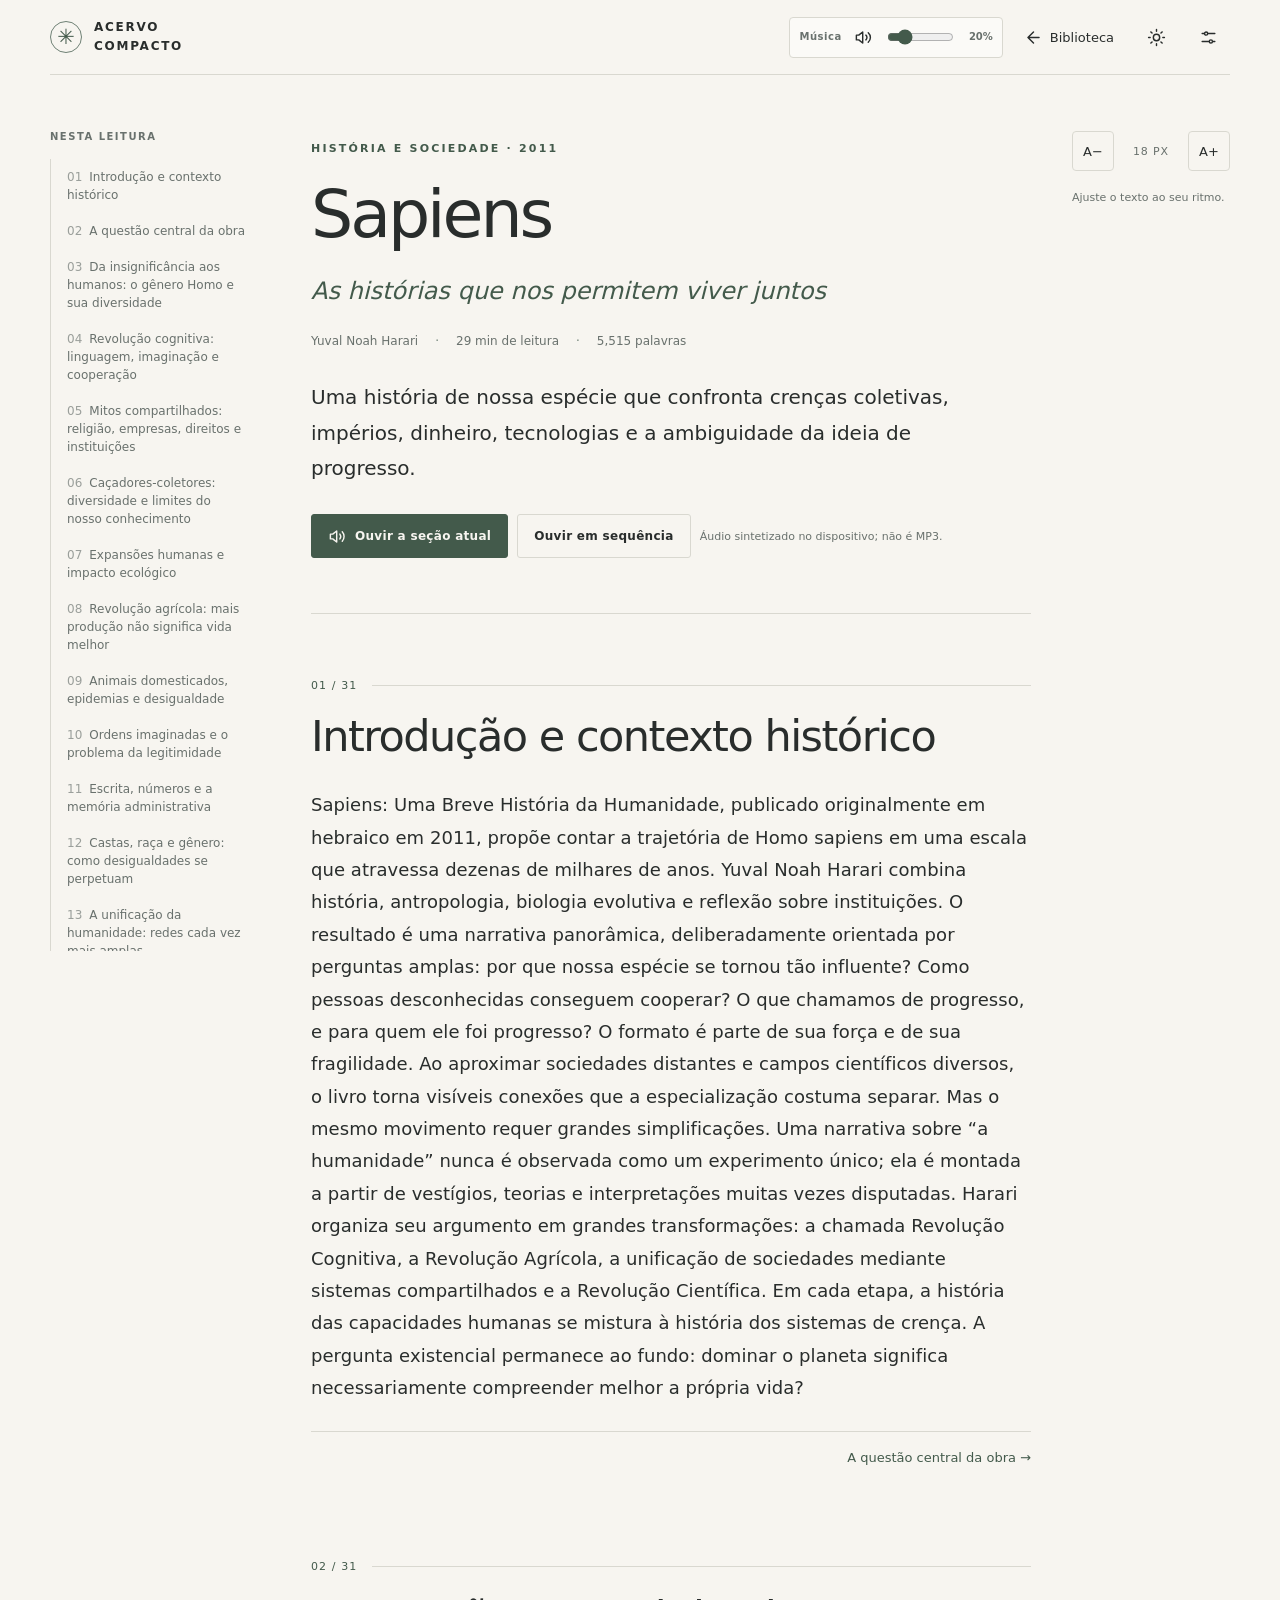
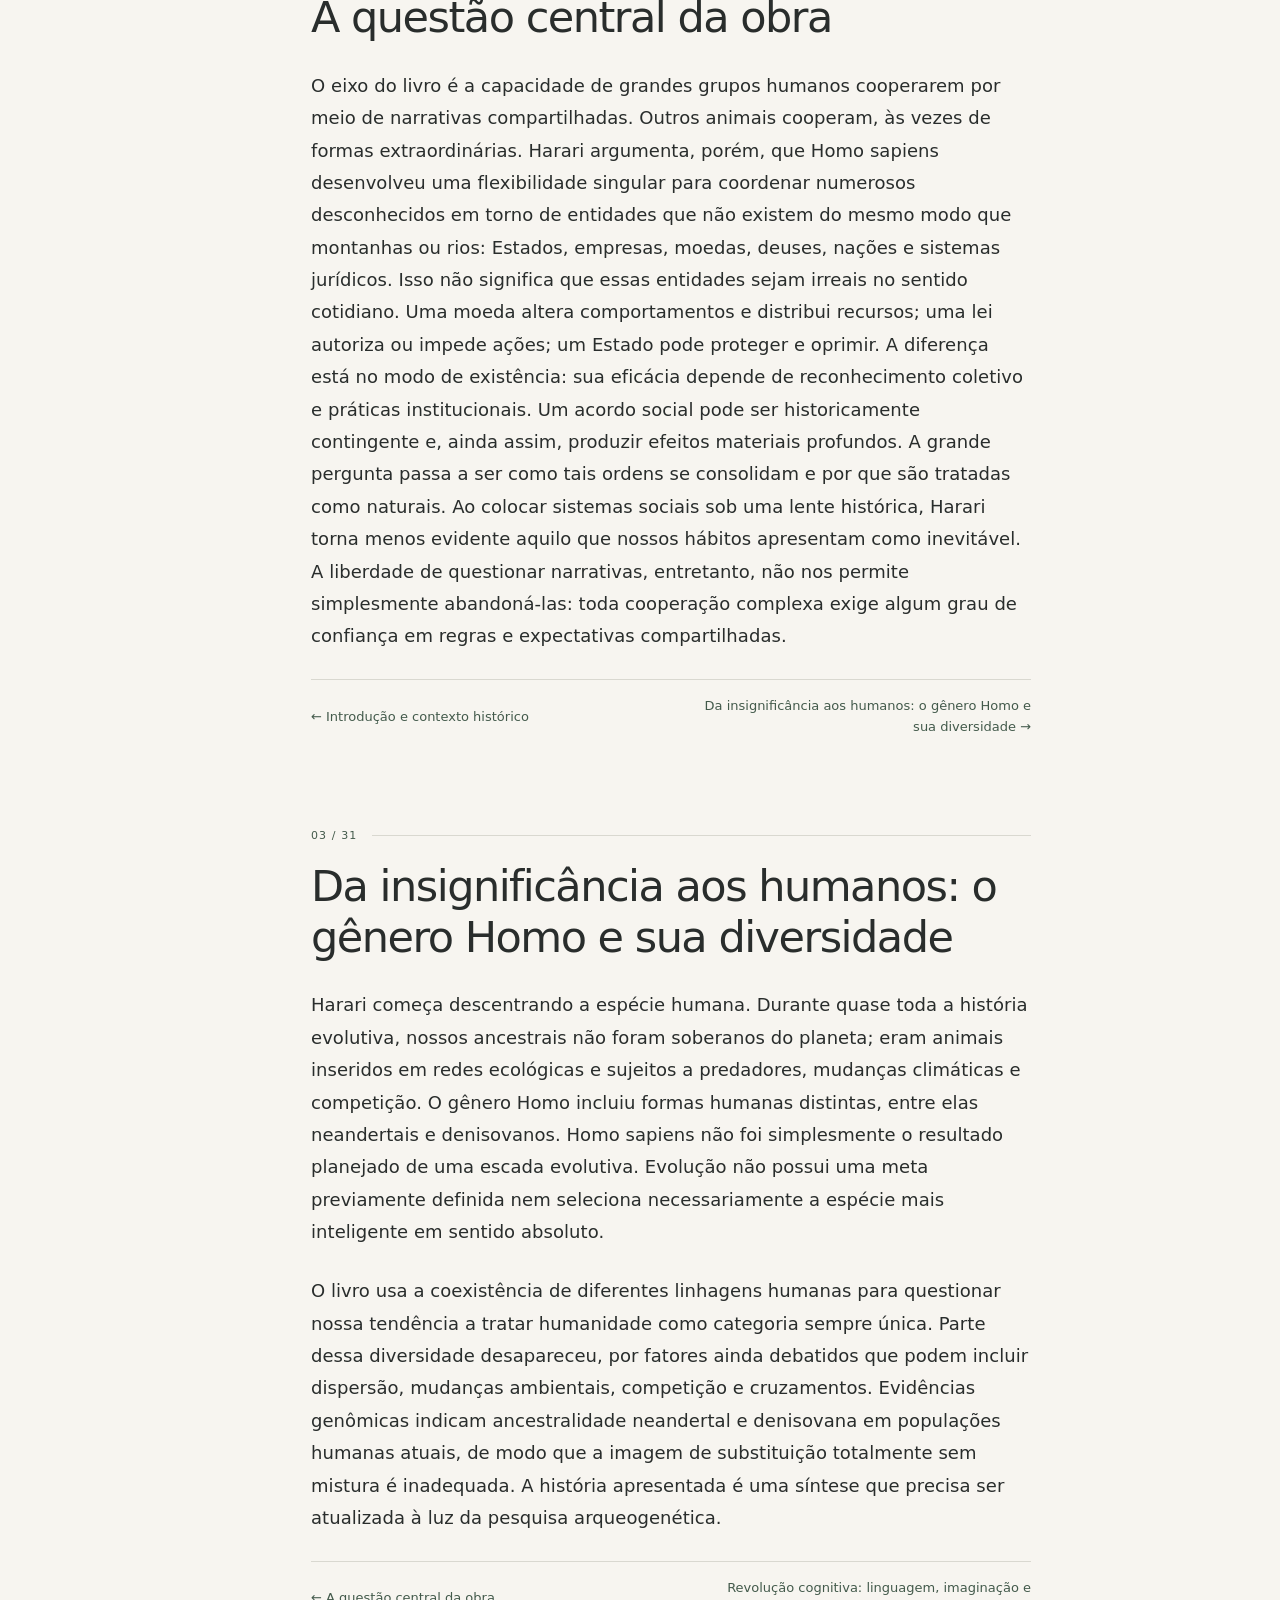
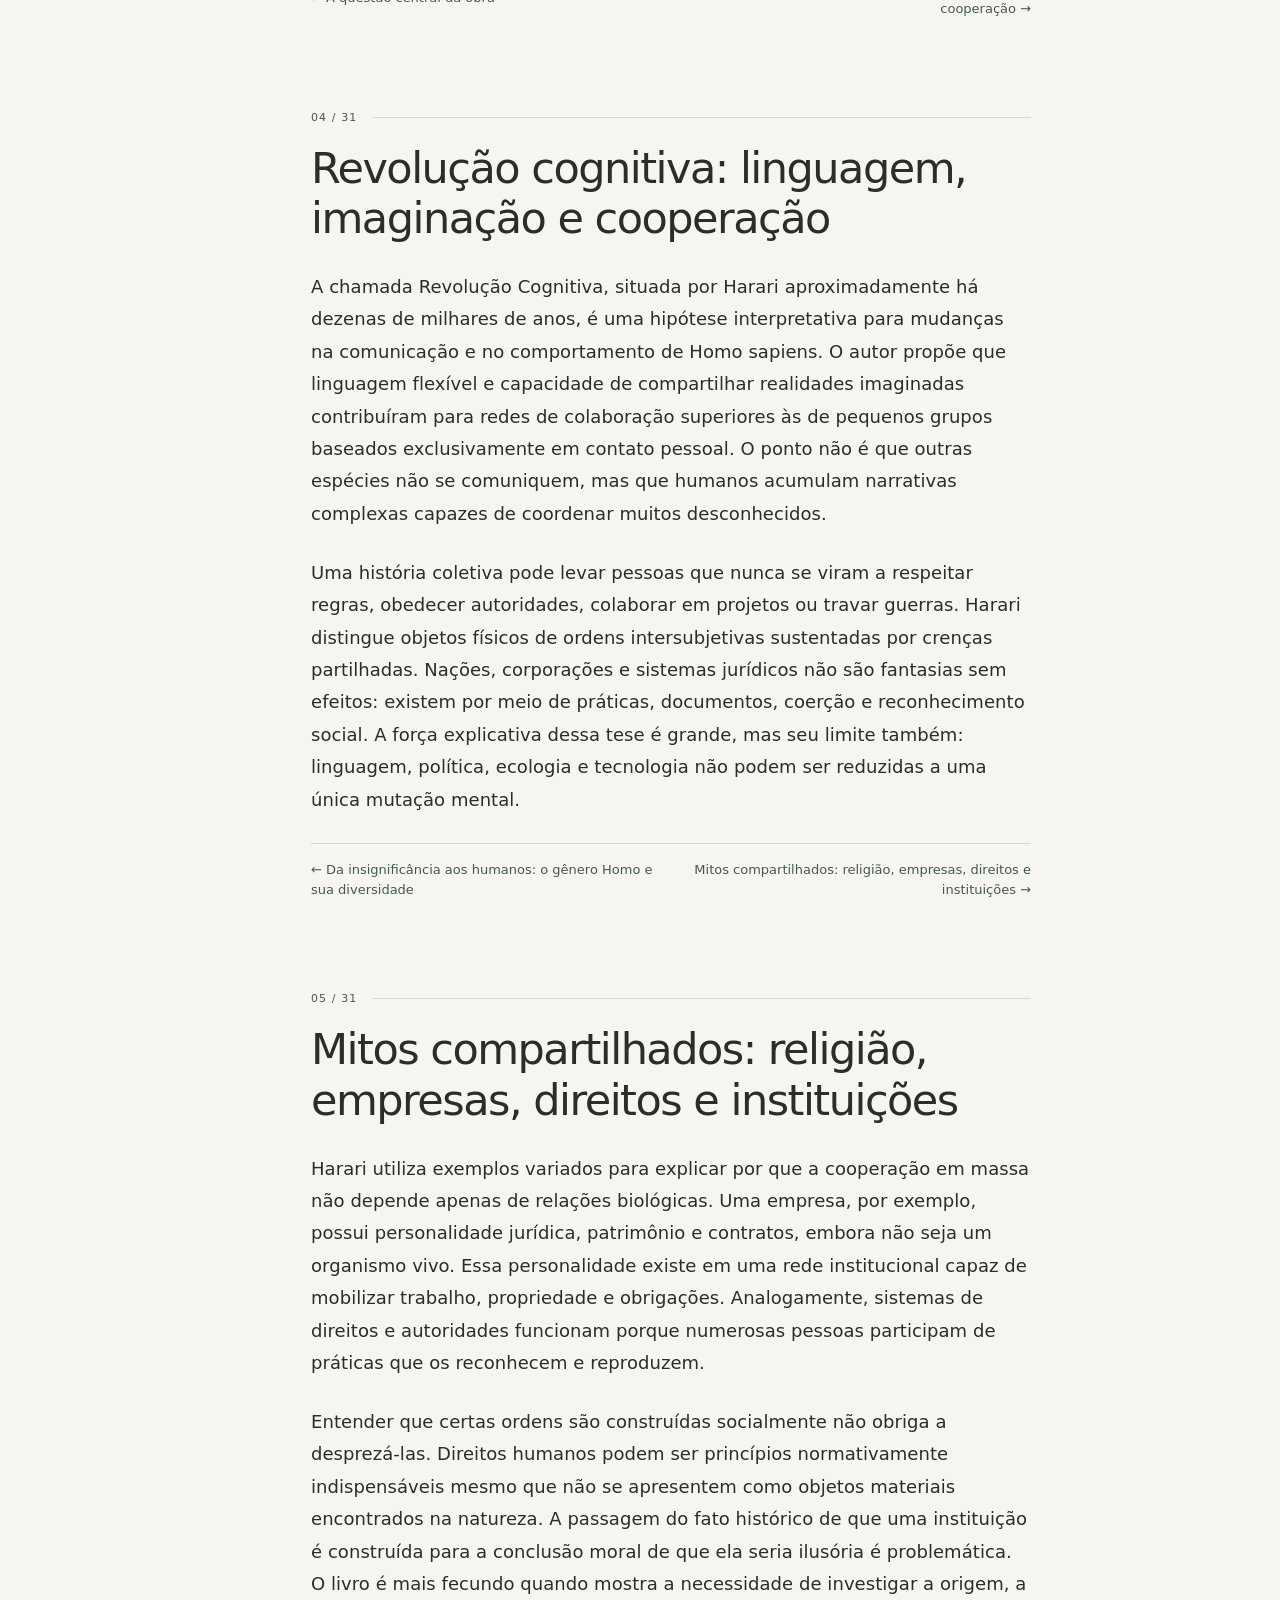
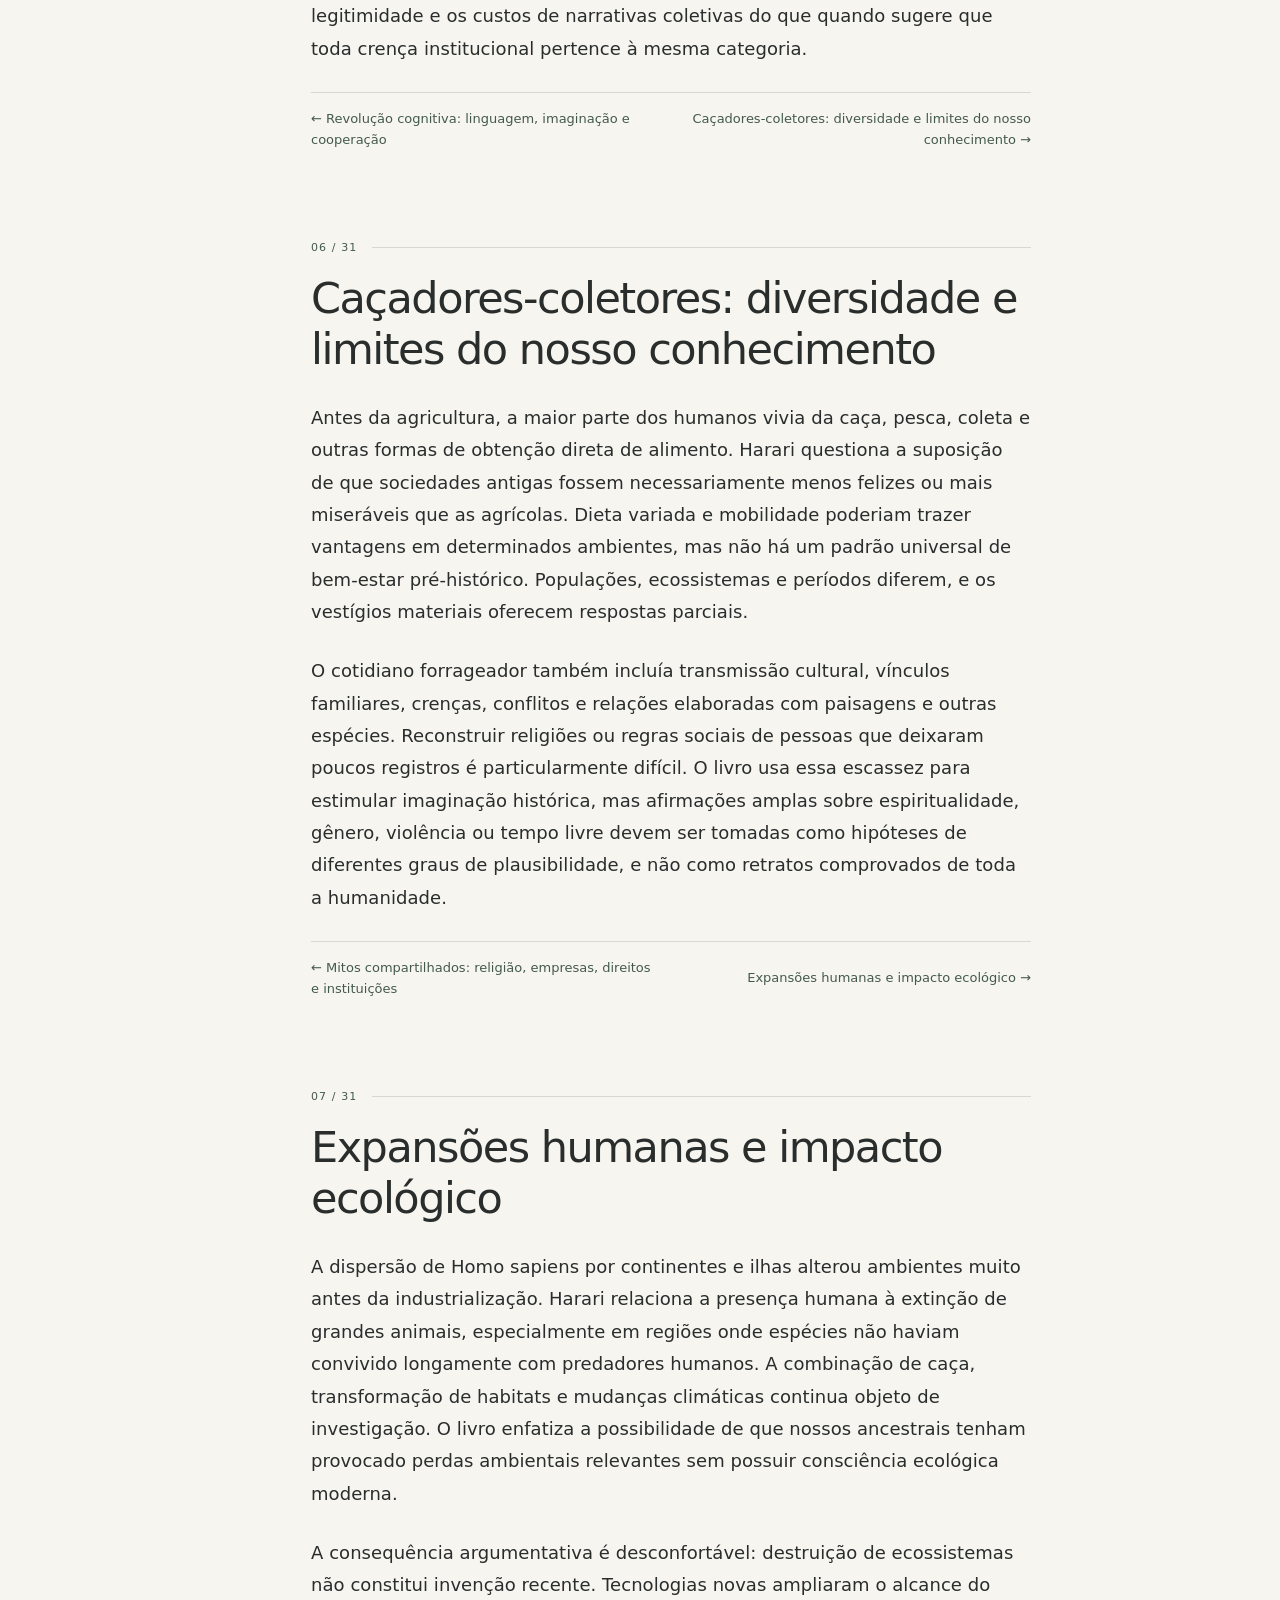
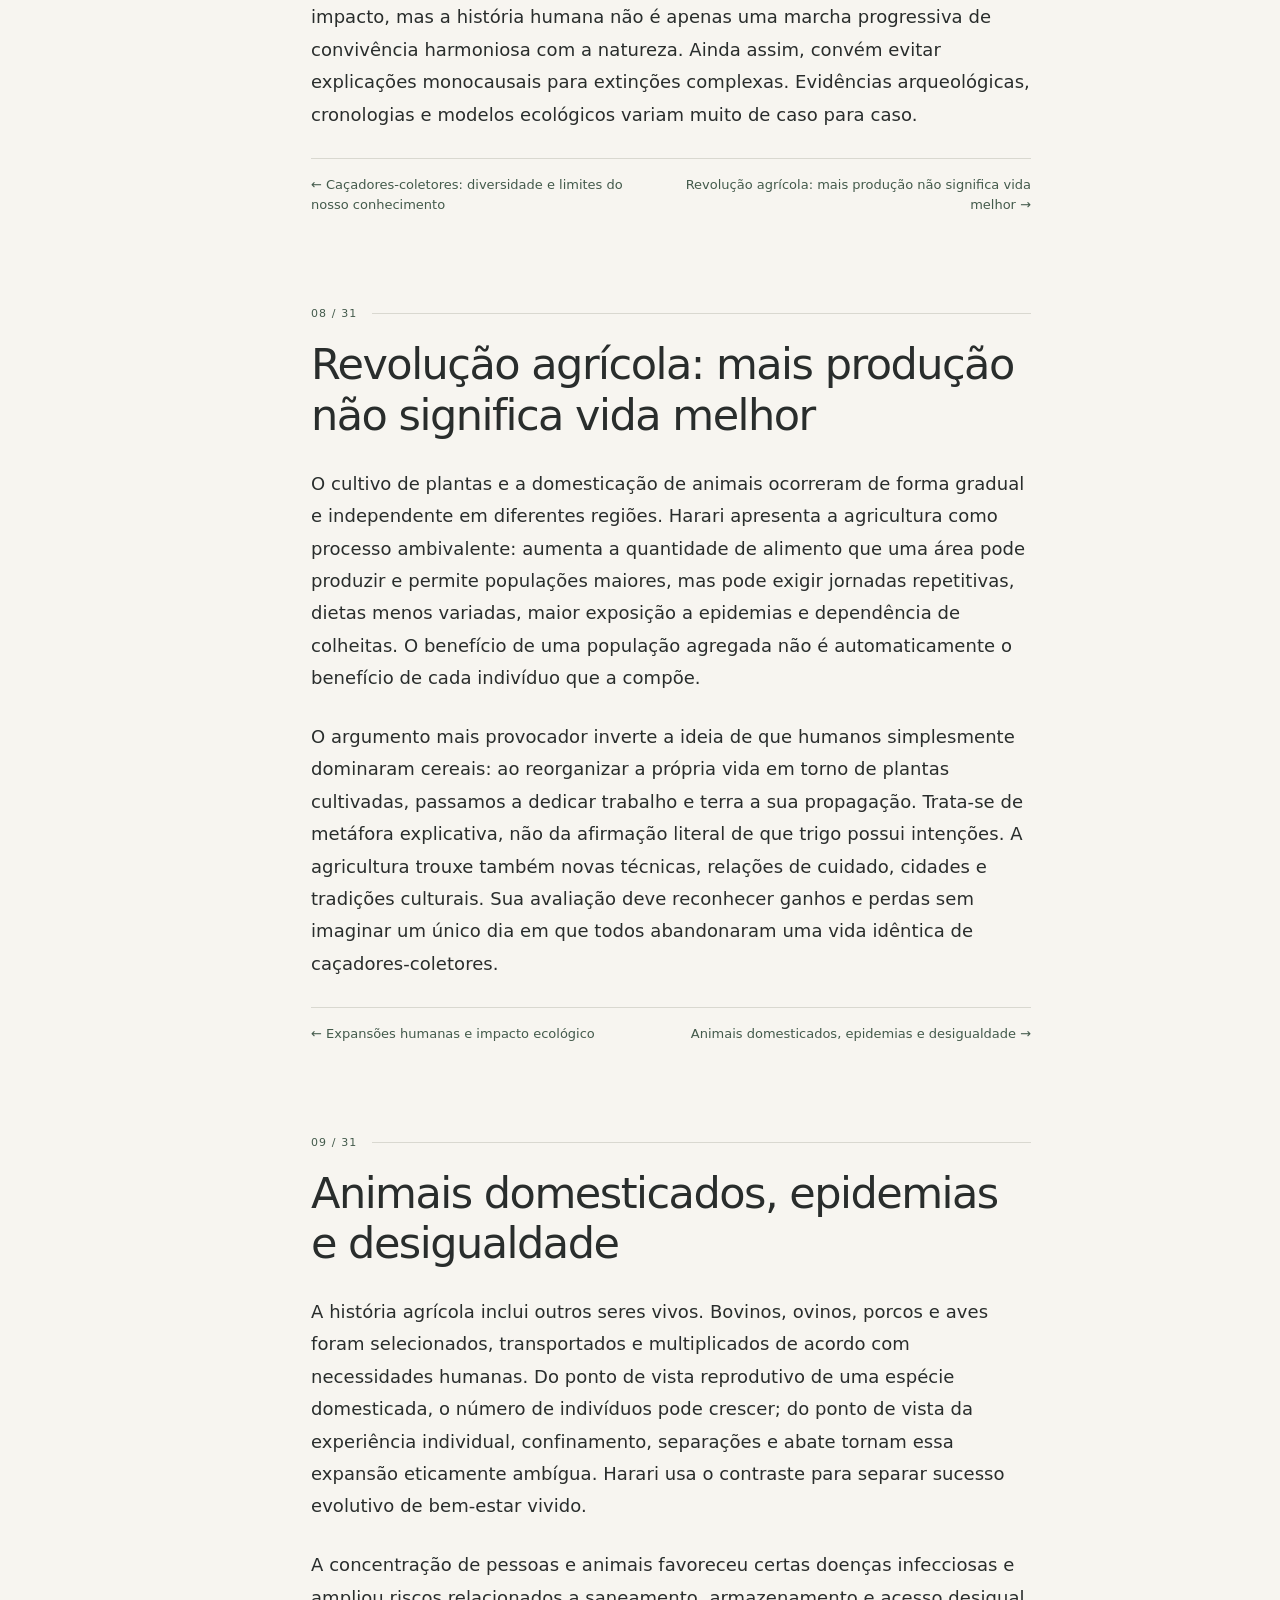
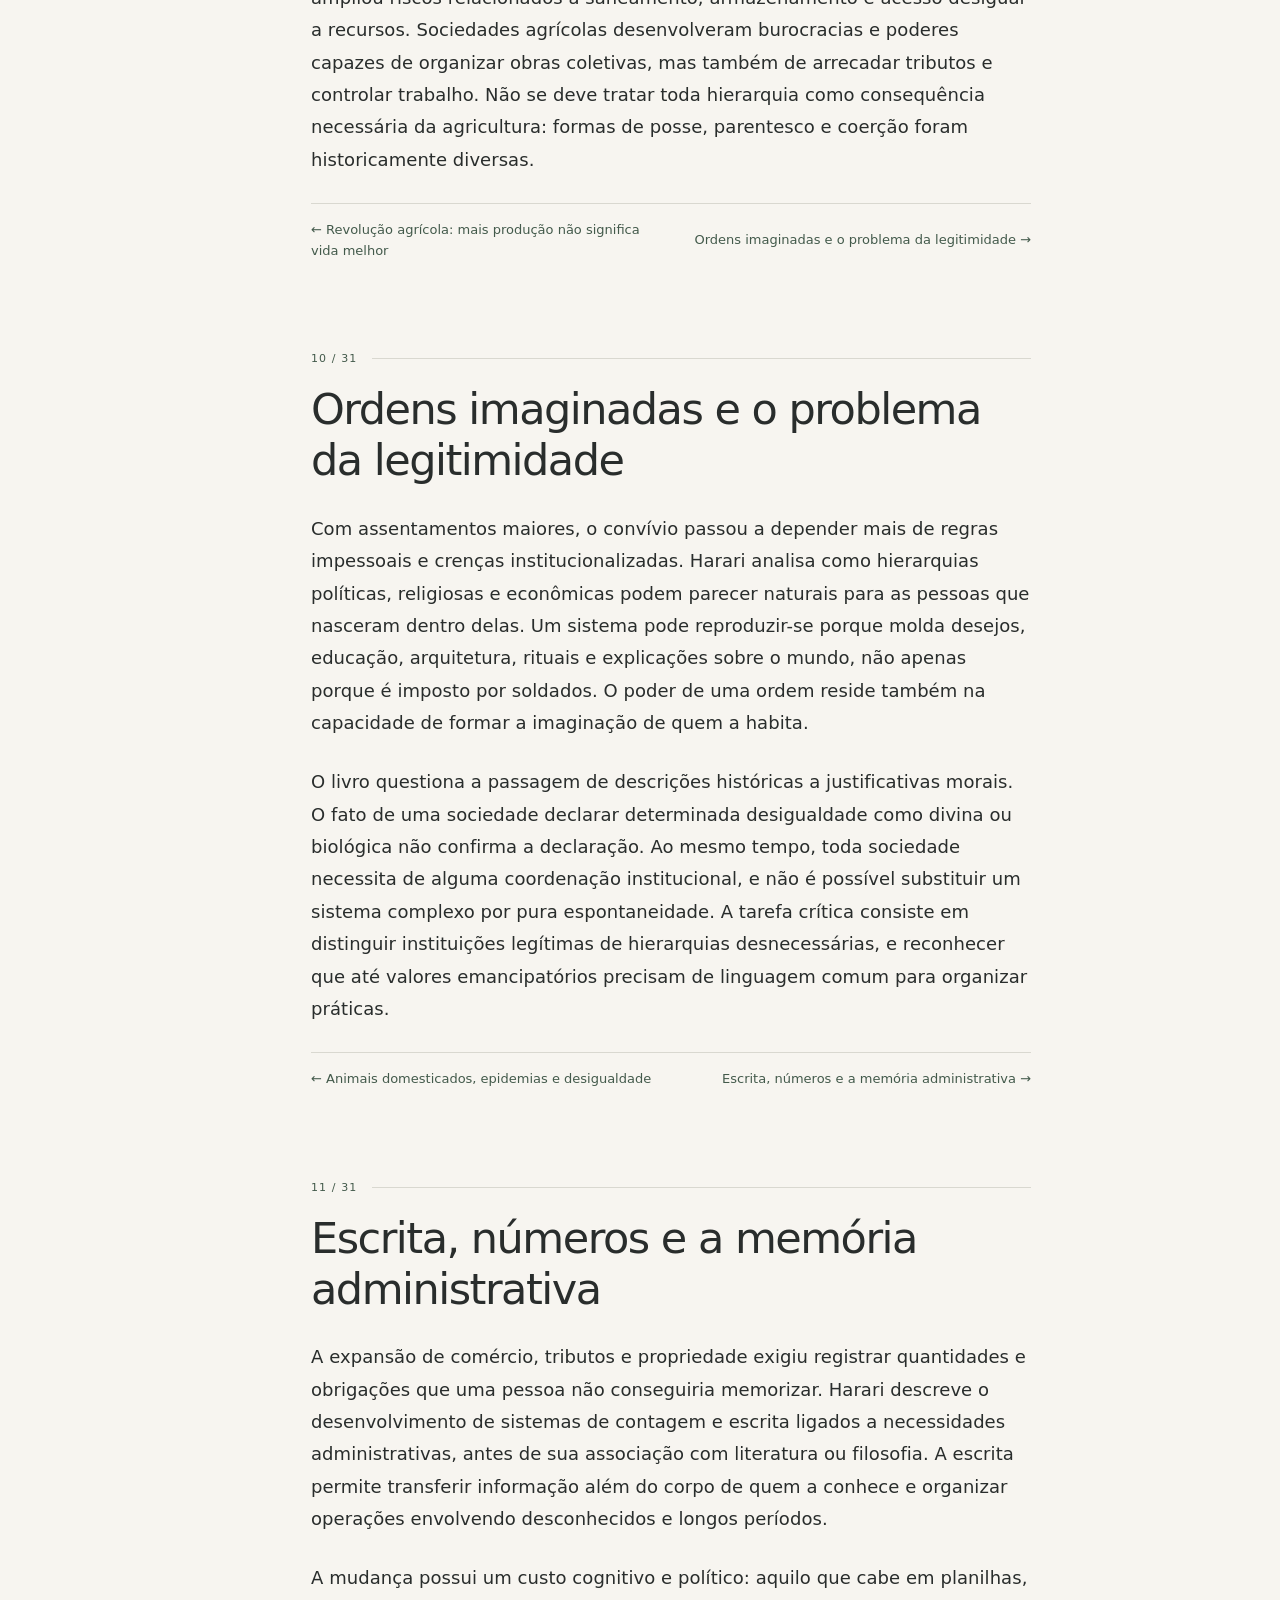
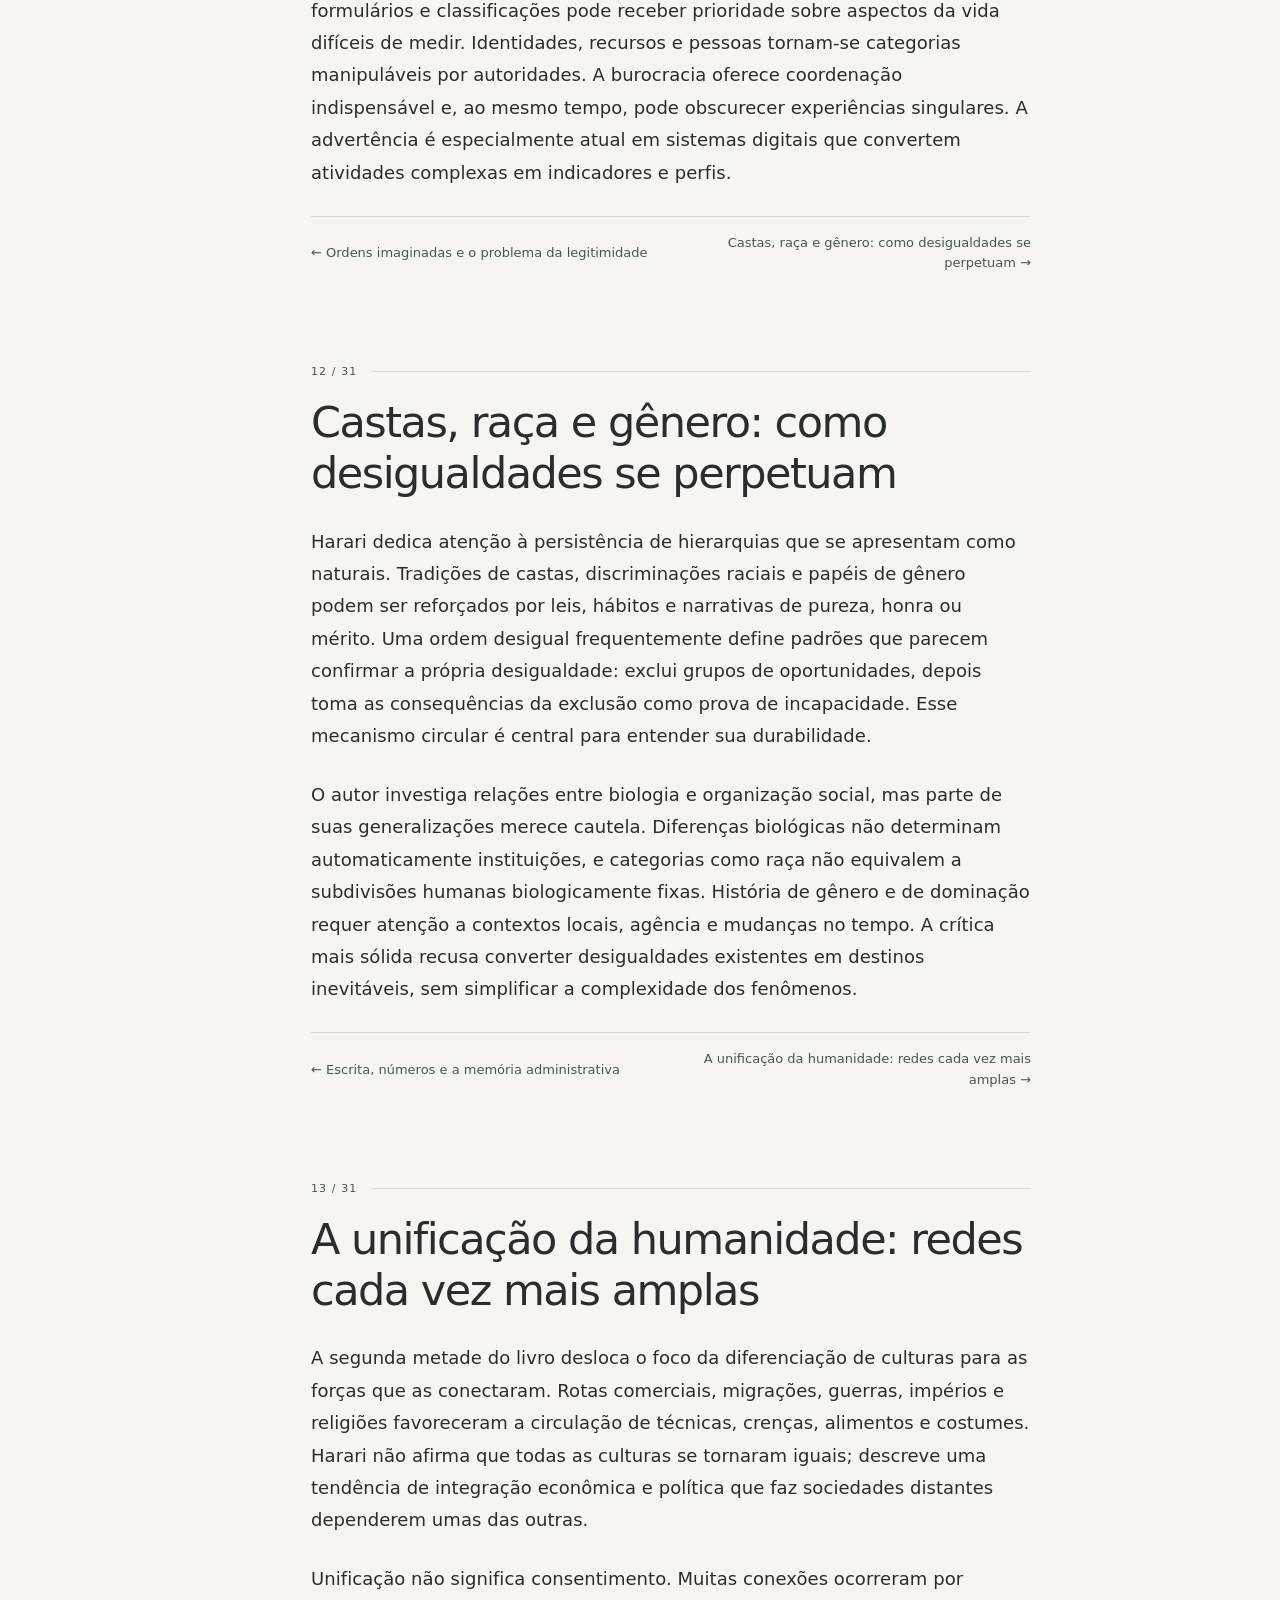
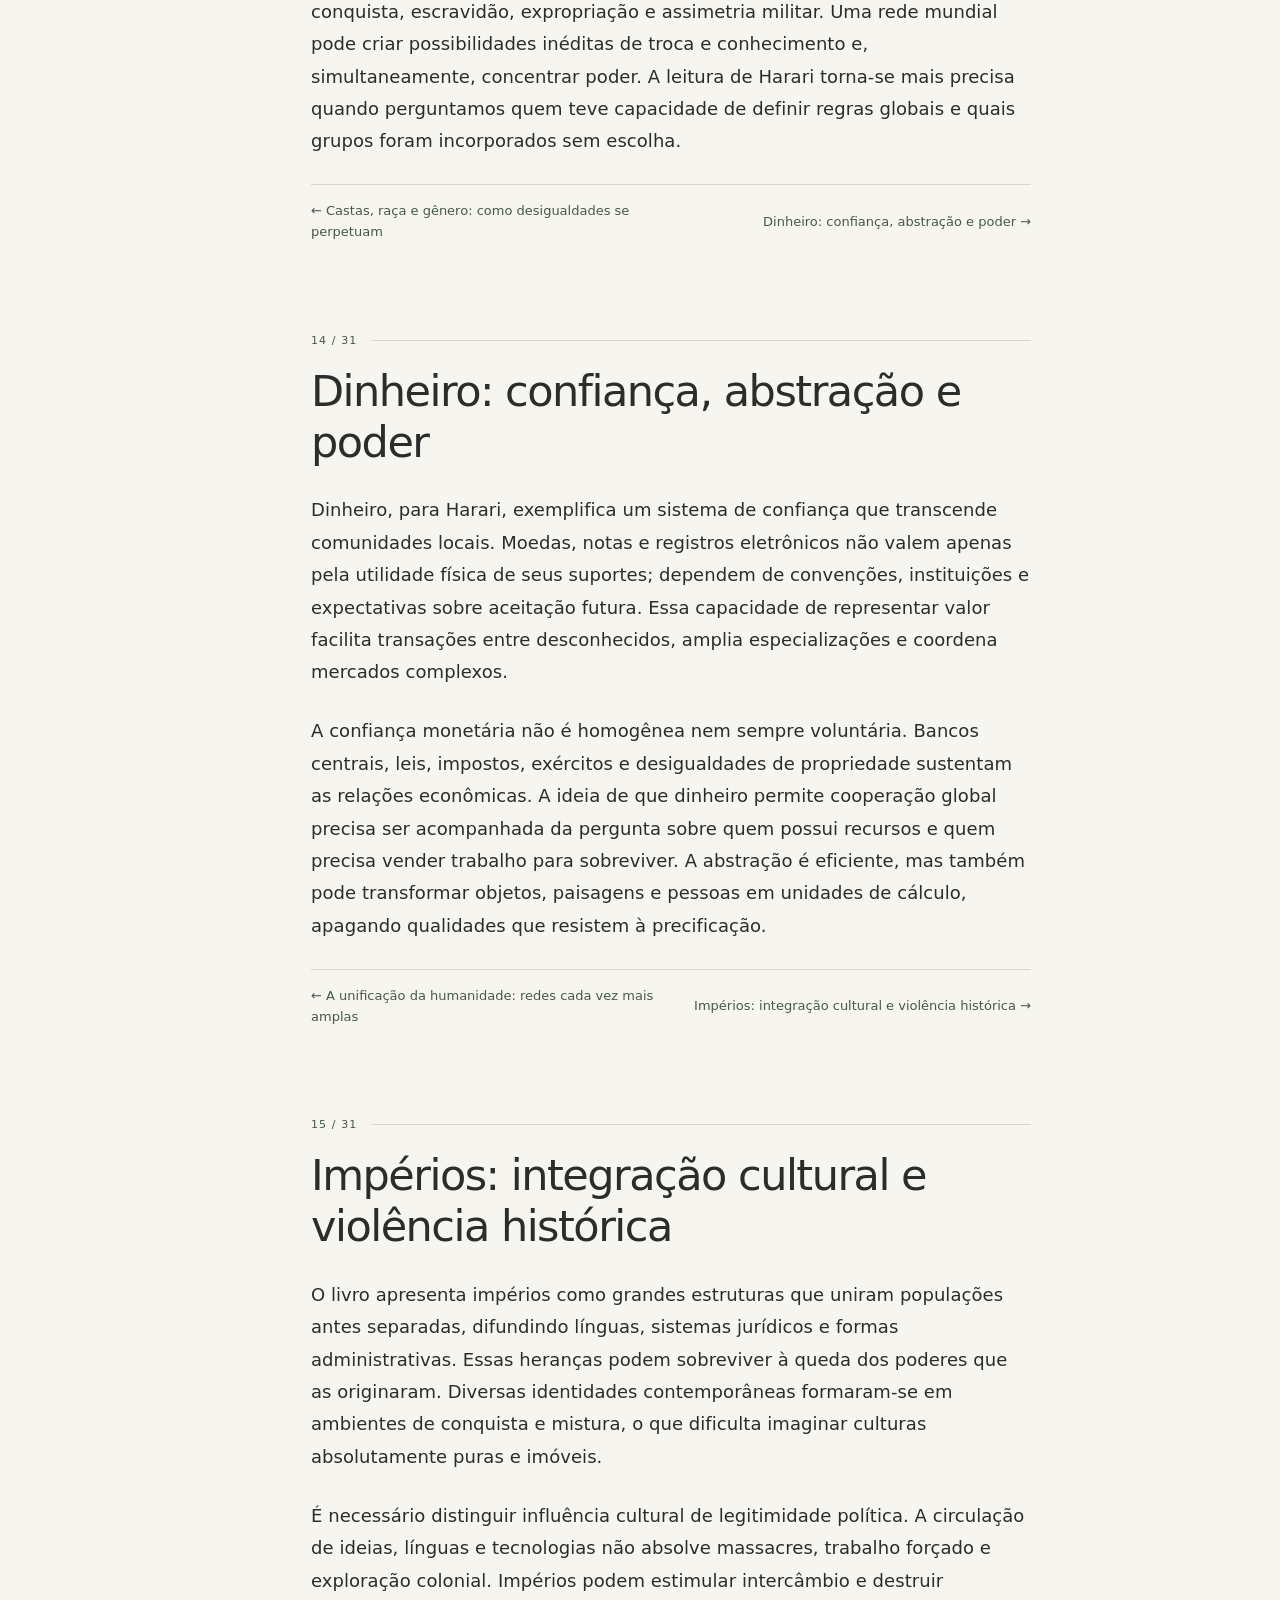
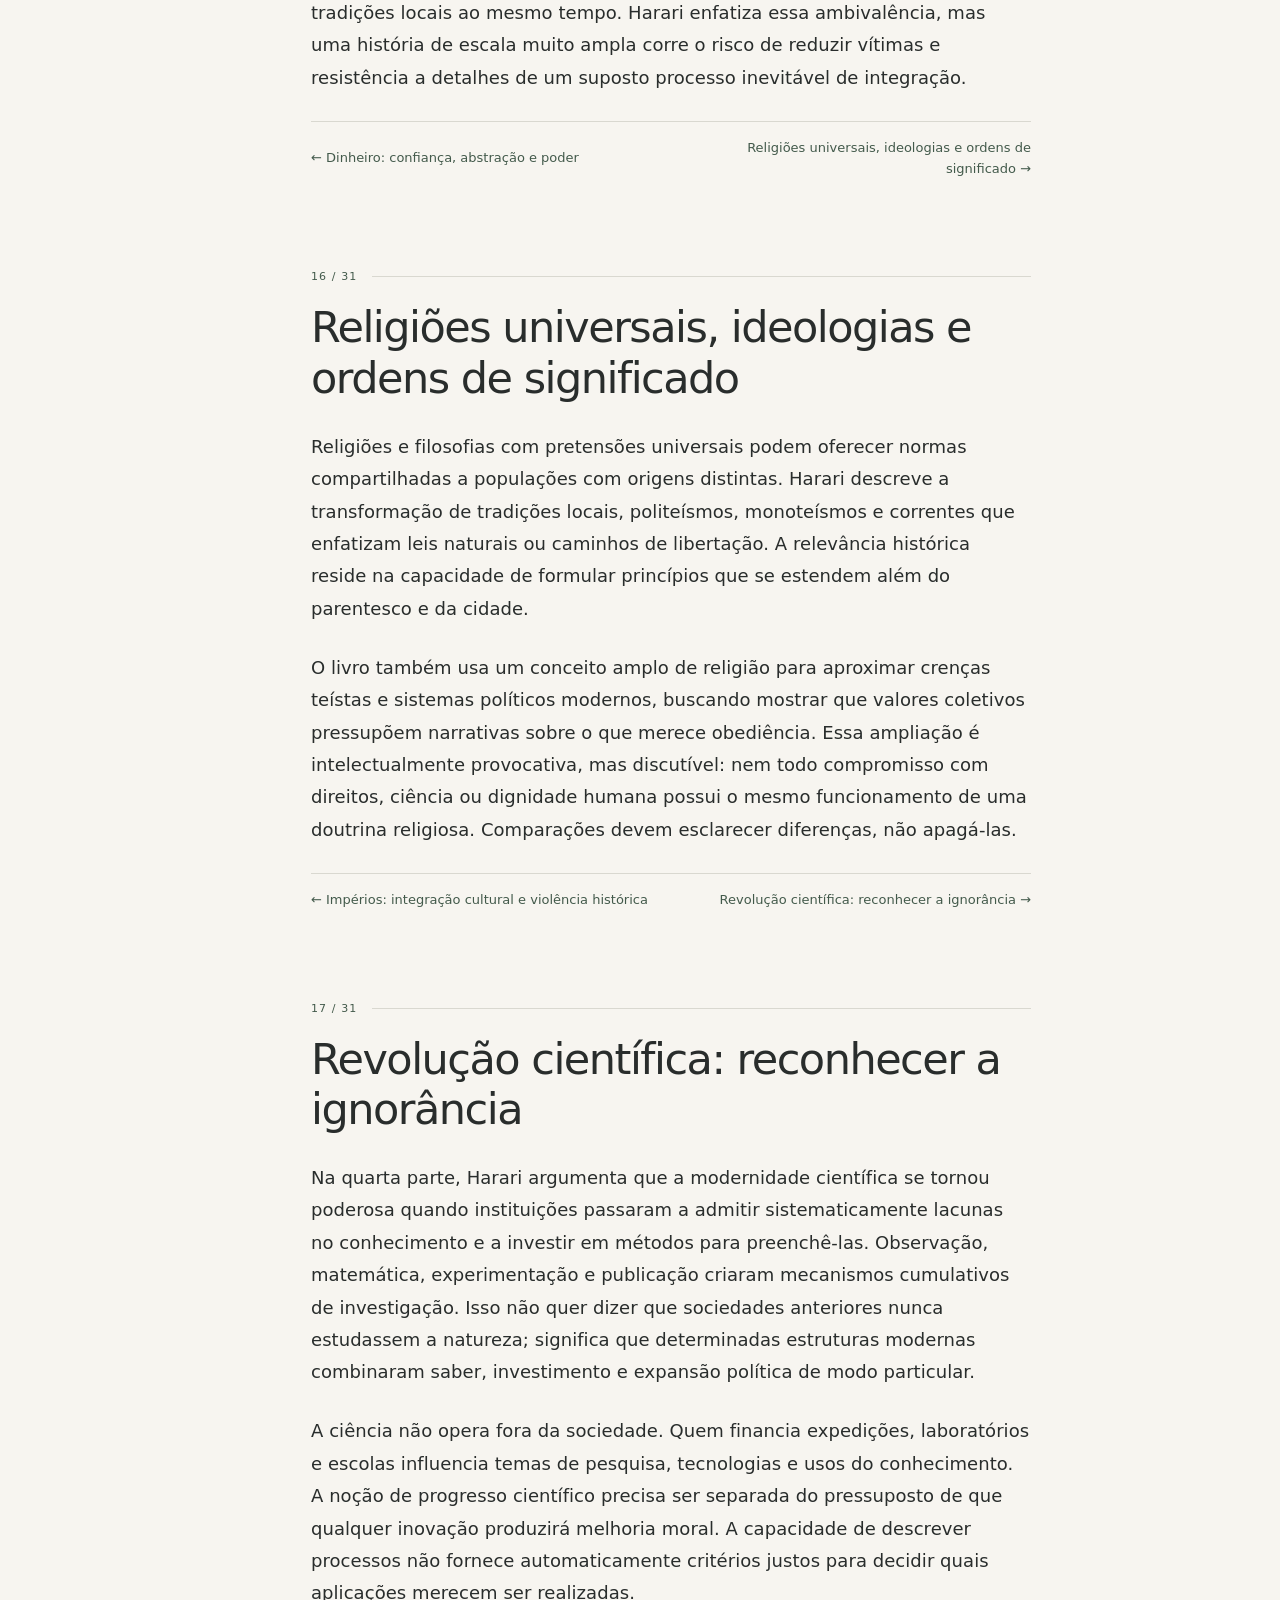
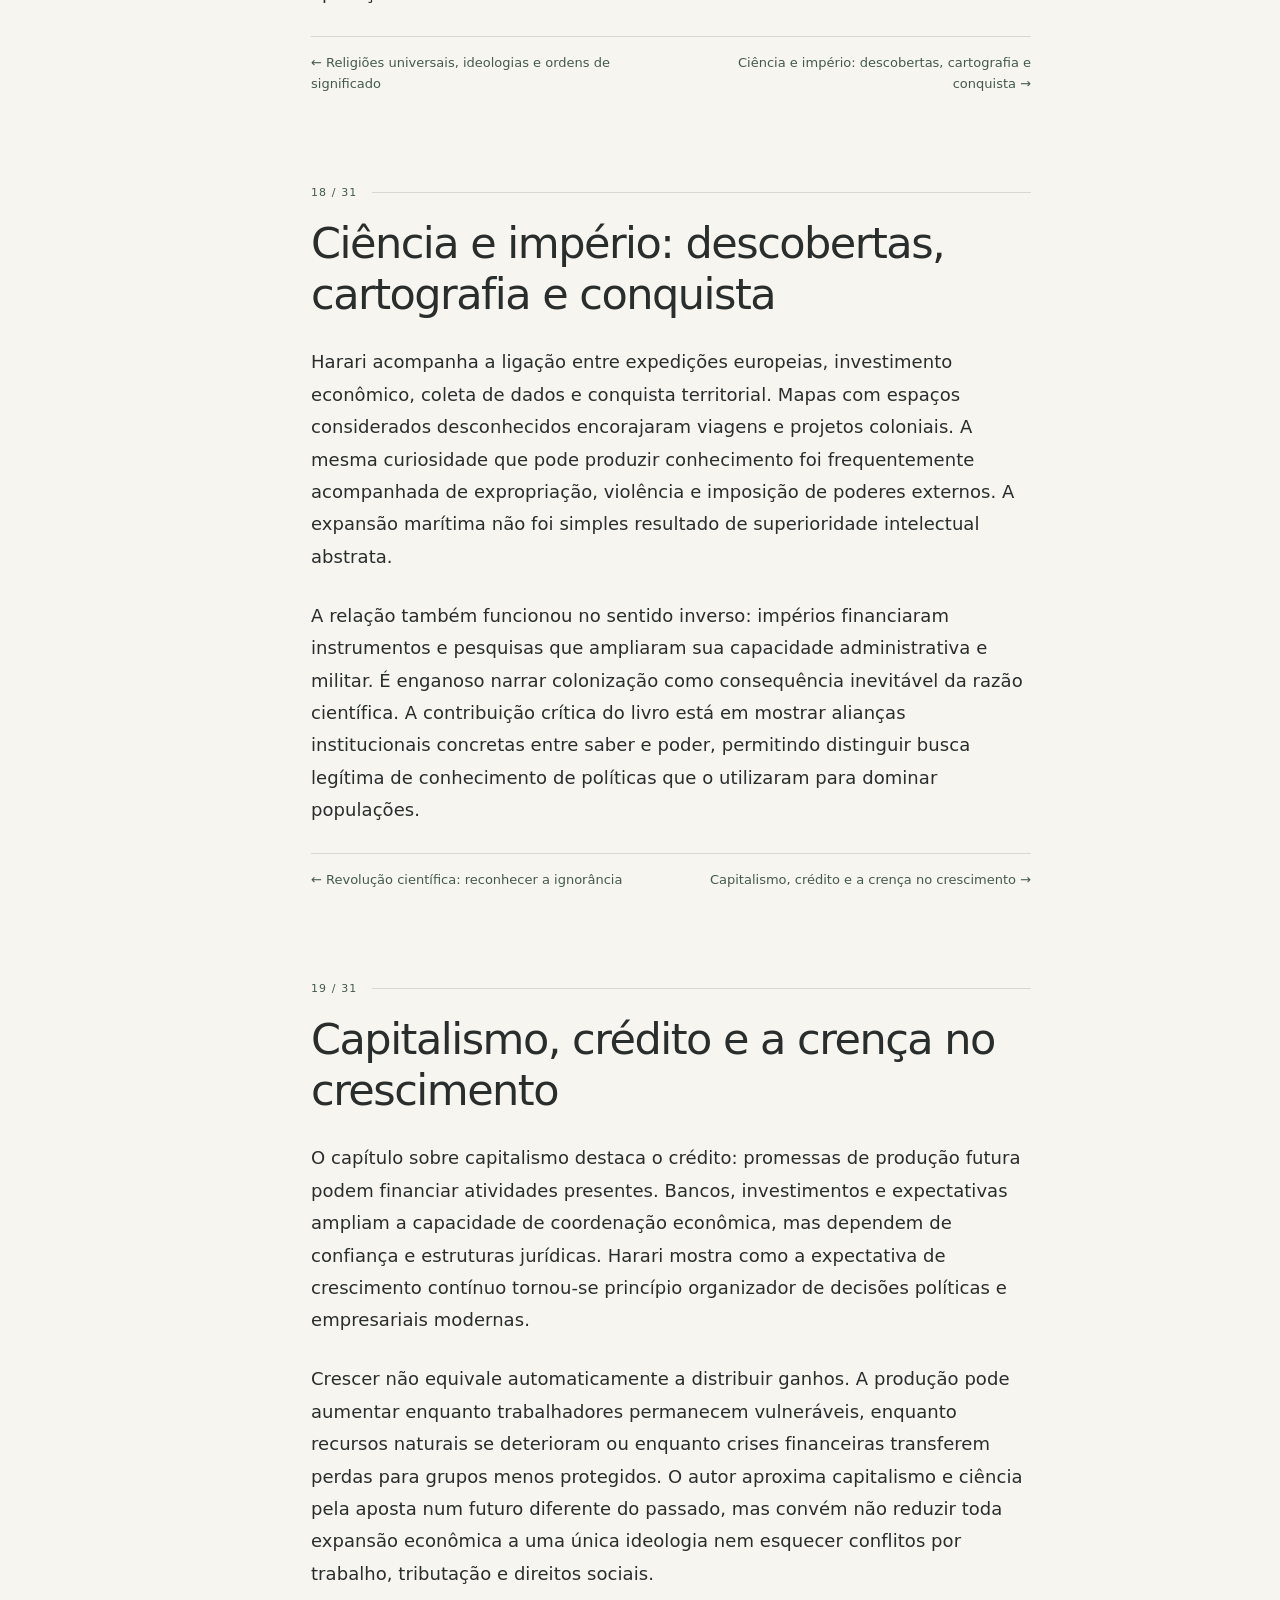
<file: livros/sapiens/index.html>
<!DOCTYPE html><html lang="pt-BR"><head><meta charset="utf-8"><meta name="viewport" content="width=device-width,initial-scale=1"><meta name="color-scheme" content="light dark"><meta name="application-name" content="Acervo Compacto"><meta name="theme-color" content="#F7F5F0"><meta name="description" content="Uma história de nossa espécie que confronta crenças coletivas, impérios, dinheiro, tecnologias e a ambiguidade da ideia de progresso."><title>Sapiens · Acervo Compacto</title><link rel="icon" type="image/svg+xml" href="../../assets/images/favicon.svg"><link rel="stylesheet" href="../../assets/css/styles.css"><script>try{const t=JSON.parse(localStorage.getItem('biblioteca.existencia.v1.preferences')||'{}').theme;document.documentElement.dataset.theme=t==='dark'||(t!=='light'&&matchMedia('(prefers-color-scheme:dark)').matches)?'dark':'light'}catch(e){document.documentElement.dataset.theme=matchMedia('(prefers-color-scheme:dark)').matches?'dark':'light'}</script></head><body data-page="reader" data-book="sapiens"><a class="skip-link" href="#content">Ir para o texto</a><div class="reading-meter" aria-hidden="true"><span data-reading-meter></span></div><div class="storage-warning" role="status"></div><header class="topbar wrap reader-header">
<a class="masthead" href="../../index.html" aria-label="Acervo Compacto — Início"><span class="brand-symbol" aria-hidden="true">✳</span><span class="brand-name">Acervo<br>Compacto</span></a>
<nav class="top-actions" aria-label="Ações gerais"><a class="text-button" href="../../index.html"><svg aria-hidden="true" viewBox="0 0 24 24" width="19" height="19" fill="none" stroke="currentColor" stroke-width="1.8" stroke-linecap="round" stroke-linejoin="round"><path d="m12 19-7-7 7-7M5 12h14"/></svg><span class="hide-small">Biblioteca</span></a><button type="button" class="icon-button" data-theme-toggle aria-label="Alternar tema" title="Alternar tema"><svg aria-hidden="true" viewBox="0 0 24 24" width="19" height="19" fill="none" stroke="currentColor" stroke-width="1.8" stroke-linecap="round" stroke-linejoin="round"><circle cx="12" cy="12" r="4"/><path d="M12 2v2m0 16v2M4.9 4.9l1.5 1.5m11.2 11.2 1.5 1.5M2 12h2m16 0h2M4.9 19.1l1.5-1.5M17.6 6.4l1.5-1.5"/></svg></button><button type="button" class="icon-button" data-open-settings aria-label="Preferências" title="Preferências"><svg aria-hidden="true" viewBox="0 0 24 24" width="19" height="19" fill="none" stroke="currentColor" stroke-width="1.8" stroke-linecap="round" stroke-linejoin="round"><path d="M4 7h16M4 17h16"/><circle cx="9" cy="7" r="2" fill="var(--bg)"/><circle cx="15" cy="17" r="2" fill="var(--bg)"/></svg></button></nav></header><div class="reader-shell wrap"><aside class="reader-sidebar" aria-label="Sumário da obra"><p class="toc-title">Nesta leitura</p><ol class="toc-list"><li><a href="#contexto"><span class="chapter-no">01</span>Introdução e contexto histórico</a></li><li><a href="#questao-central"><span class="chapter-no">02</span>A questão central da obra</a></li><li><a href="#especies"><span class="chapter-no">03</span>Da insignificância aos humanos: o gênero Homo e sua diversidade</a></li><li><a href="#cognitiva"><span class="chapter-no">04</span>Revolução cognitiva: linguagem, imaginação e cooperação</a></li><li><a href="#ficcoes"><span class="chapter-no">05</span>Mitos compartilhados: religião, empresas, direitos e instituições</a></li><li><a href="#forrageadores"><span class="chapter-no">06</span>Caçadores-coletores: diversidade e limites do nosso conhecimento</a></li><li><a href="#extincoes"><span class="chapter-no">07</span>Expansões humanas e impacto ecológico</a></li><li><a href="#agricultura"><span class="chapter-no">08</span>Revolução agrícola: mais produção não significa vida melhor</a></li><li><a href="#domesticacao"><span class="chapter-no">09</span>Animais domesticados, epidemias e desigualdade</a></li><li><a href="#piramides"><span class="chapter-no">10</span>Ordens imaginadas e o problema da legitimidade</a></li><li><a href="#escrita"><span class="chapter-no">11</span>Escrita, números e a memória administrativa</a></li><li><a href="#hierarquias"><span class="chapter-no">12</span>Castas, raça e gênero: como desigualdades se perpetuam</a></li><li><a href="#unificacao"><span class="chapter-no">13</span>A unificação da humanidade: redes cada vez mais amplas</a></li><li><a href="#dinheiro"><span class="chapter-no">14</span>Dinheiro: confiança, abstração e poder</a></li><li><a href="#imperios"><span class="chapter-no">15</span>Impérios: integração cultural e violência histórica</a></li><li><a href="#religioes"><span class="chapter-no">16</span>Religiões universais, ideologias e ordens de significado</a></li><li><a href="#ciencia"><span class="chapter-no">17</span>Revolução científica: reconhecer a ignorância</a></li><li><a href="#colonialismo"><span class="chapter-no">18</span>Ciência e império: descobertas, cartografia e conquista</a></li><li><a href="#capitalismo"><span class="chapter-no">19</span>Capitalismo, crédito e a crença no crescimento</a></li><li><a href="#industria"><span class="chapter-no">20</span>Indústria, energia, consumo e sofrimento animal</a></li><li><a href="#presente"><span class="chapter-no">21</span>Mudança permanente, violência e a pergunta pela paz</a></li><li><a href="#felicidade"><span class="chapter-no">22</span>Felicidade: quem lucrou com o percurso da espécie?</a></li><li><a href="#futuro"><span class="chapter-no">23</span>O fim de Homo sapiens? Biotecnologia e limites das previsões</a></li><li><a href="#argumentos"><span class="chapter-no">24</span>Resumo aprofundado dos principais argumentos e ideias</a></li><li><a href="#conceitos"><span class="chapter-no">25</span>Conceitos filosóficos fundamentais</a></li><li><a href="#interpretacao"><span class="chapter-no">26</span>Interpretação e implicações sobre a existência humana</a></li><li><a href="#vida-contemporanea"><span class="chapter-no">27</span>Exemplos de aplicação à vida contemporânea</a></li><li><a href="#criticas"><span class="chapter-no">28</span>Críticas, limitações e contrapontos</a></li><li><a href="#conexoes"><span class="chapter-no">29</span>Conexões com as outras obras</a></li><li><a href="#perguntas"><span class="chapter-no">30</span>Oito perguntas profundas para reflexão</a></li><li><a href="#sintese"><span class="chapter-no">31</span>Síntese final das cinco ideias mais importantes</a></li></ol></aside><div class="reader-tools" aria-label="Controles de leitura"><div class="tool-group"><button type="button" class="tool-button" data-font-down aria-label="Diminuir fonte">A−</button><span data-font-current class="tool-label">18 px</span><button type="button" class="tool-button" data-font-up aria-label="Aumentar fonte">A+</button></div><div class="tool-note">Ajuste o texto ao seu ritmo.</div></div><main id="content" class="reader-main"><article><header class="book-intro"><span class="eyebrow">História e sociedade · 2011</span><h1>Sapiens</h1><p class="subtitle">As histórias que nos permitem viver juntos</p><div class="intro-meta"><span>Yuval Noah Harari</span><span>29 min de leitura</span><span>5,515 palavras</span></div><p class="intro-lede">Uma história de nossa espécie que confronta crenças coletivas, impérios, dinheiro, tecnologias e a ambiguidade da ideia de progresso.</p><div class="speech-launch"><button type="button" class="solid-action" data-speech-section><svg aria-hidden="true" viewBox="0 0 24 24" width="19" height="19" fill="none" stroke="currentColor" stroke-width="1.8" stroke-linecap="round" stroke-linejoin="round"><path d="M11 5 6 9H3v6h3l5 4V5Zm4 4a5 5 0 0 1 0 6m3-9a9 9 0 0 1 0 12"/></svg> Ouvir a seção atual</button><button type="button" class="outline-action" data-speech-all>Ouvir em sequência</button><span class="voice-hint">Áudio sintetizado no dispositivo; não é MP3.</span></div><div class="resume-alert" data-resume-alert><strong>Última leitura: <span data-resume-percent>0%</span>.</strong><button type="button" class="small-link" data-resume-button style="border:0;border-bottom:1px solid currentColor;background:transparent;cursor:pointer">Ir ao ponto salvo</button></div></header><details class="mobile-toc"><summary>Sumário · 31 seções</summary><ol class="toc-list"><li><a href="#contexto"><span class="chapter-no">01</span>Introdução e contexto histórico</a></li><li><a href="#questao-central"><span class="chapter-no">02</span>A questão central da obra</a></li><li><a href="#especies"><span class="chapter-no">03</span>Da insignificância aos humanos: o gênero Homo e sua diversidade</a></li><li><a href="#cognitiva"><span class="chapter-no">04</span>Revolução cognitiva: linguagem, imaginação e cooperação</a></li><li><a href="#ficcoes"><span class="chapter-no">05</span>Mitos compartilhados: religião, empresas, direitos e instituições</a></li><li><a href="#forrageadores"><span class="chapter-no">06</span>Caçadores-coletores: diversidade e limites do nosso conhecimento</a></li><li><a href="#extincoes"><span class="chapter-no">07</span>Expansões humanas e impacto ecológico</a></li><li><a href="#agricultura"><span class="chapter-no">08</span>Revolução agrícola: mais produção não significa vida melhor</a></li><li><a href="#domesticacao"><span class="chapter-no">09</span>Animais domesticados, epidemias e desigualdade</a></li><li><a href="#piramides"><span class="chapter-no">10</span>Ordens imaginadas e o problema da legitimidade</a></li><li><a href="#escrita"><span class="chapter-no">11</span>Escrita, números e a memória administrativa</a></li><li><a href="#hierarquias"><span class="chapter-no">12</span>Castas, raça e gênero: como desigualdades se perpetuam</a></li><li><a href="#unificacao"><span class="chapter-no">13</span>A unificação da humanidade: redes cada vez mais amplas</a></li><li><a href="#dinheiro"><span class="chapter-no">14</span>Dinheiro: confiança, abstração e poder</a></li><li><a href="#imperios"><span class="chapter-no">15</span>Impérios: integração cultural e violência histórica</a></li><li><a href="#religioes"><span class="chapter-no">16</span>Religiões universais, ideologias e ordens de significado</a></li><li><a href="#ciencia"><span class="chapter-no">17</span>Revolução científica: reconhecer a ignorância</a></li><li><a href="#colonialismo"><span class="chapter-no">18</span>Ciência e império: descobertas, cartografia e conquista</a></li><li><a href="#capitalismo"><span class="chapter-no">19</span>Capitalismo, crédito e a crença no crescimento</a></li><li><a href="#industria"><span class="chapter-no">20</span>Indústria, energia, consumo e sofrimento animal</a></li><li><a href="#presente"><span class="chapter-no">21</span>Mudança permanente, violência e a pergunta pela paz</a></li><li><a href="#felicidade"><span class="chapter-no">22</span>Felicidade: quem lucrou com o percurso da espécie?</a></li><li><a href="#futuro"><span class="chapter-no">23</span>O fim de Homo sapiens? Biotecnologia e limites das previsões</a></li><li><a href="#argumentos"><span class="chapter-no">24</span>Resumo aprofundado dos principais argumentos e ideias</a></li><li><a href="#conceitos"><span class="chapter-no">25</span>Conceitos filosóficos fundamentais</a></li><li><a href="#interpretacao"><span class="chapter-no">26</span>Interpretação e implicações sobre a existência humana</a></li><li><a href="#vida-contemporanea"><span class="chapter-no">27</span>Exemplos de aplicação à vida contemporânea</a></li><li><a href="#criticas"><span class="chapter-no">28</span>Críticas, limitações e contrapontos</a></li><li><a href="#conexoes"><span class="chapter-no">29</span>Conexões com as outras obras</a></li><li><a href="#perguntas"><span class="chapter-no">30</span>Oito perguntas profundas para reflexão</a></li><li><a href="#sintese"><span class="chapter-no">31</span>Síntese final das cinco ideias mais importantes</a></li></ol></details><section id="contexto" class="reading-section" data-chapter aria-labelledby="heading-contexto"><div class="section-top"><span class="section-index">01 / 31</span><span class="section-rule"></span></div><h2 id="heading-contexto">Introdução e contexto histórico</h2><div class="reading-body"><p id="b1-1" data-readable>Sapiens: Uma Breve História da Humanidade, publicado originalmente em hebraico em 2011, propõe contar a trajetória de Homo sapiens em uma escala que atravessa dezenas de milhares de anos. Yuval Noah Harari combina história, antropologia, biologia evolutiva e reflexão sobre instituições. O resultado é uma narrativa panorâmica, deliberadamente orientada por perguntas amplas: por que nossa espécie se tornou tão influente? Como pessoas desconhecidas conseguem cooperar? O que chamamos de progresso, e para quem ele foi progresso?
O formato é parte de sua força e de sua fragilidade. Ao aproximar sociedades distantes e campos científicos diversos, o livro torna visíveis conexões que a especialização costuma separar. Mas o mesmo movimento requer grandes simplificações. Uma narrativa sobre “a humanidade” nunca é observada como um experimento único; ela é montada a partir de vestígios, teorias e interpretações muitas vezes disputadas.
Harari organiza seu argumento em grandes transformações: a chamada Revolução Cognitiva, a Revolução Agrícola, a unificação de sociedades mediante sistemas compartilhados e a Revolução Científica. Em cada etapa, a história das capacidades humanas se mistura à história dos sistemas de crença. A pergunta existencial permanece ao fundo: dominar o planeta significa necessariamente compreender melhor a própria vida?</p></div><nav class="section-nav" aria-label="Navegação entre seções"><a href="#questao-central">A questão central da obra →</a></nav></section>
<section id="questao-central" class="reading-section" data-chapter aria-labelledby="heading-questao-central"><div class="section-top"><span class="section-index">02 / 31</span><span class="section-rule"></span></div><h2 id="heading-questao-central">A questão central da obra</h2><div class="reading-body"><p id="b2-1" data-readable>O eixo do livro é a capacidade de grandes grupos humanos cooperarem por meio de narrativas compartilhadas. Outros animais cooperam, às vezes de formas extraordinárias. Harari argumenta, porém, que Homo sapiens desenvolveu uma flexibilidade singular para coordenar numerosos desconhecidos em torno de entidades que não existem do mesmo modo que montanhas ou rios: Estados, empresas, moedas, deuses, nações e sistemas jurídicos.
Isso não significa que essas entidades sejam irreais no sentido cotidiano. Uma moeda altera comportamentos e distribui recursos; uma lei autoriza ou impede ações; um Estado pode proteger e oprimir. A diferença está no modo de existência: sua eficácia depende de reconhecimento coletivo e práticas institucionais. Um acordo social pode ser historicamente contingente e, ainda assim, produzir efeitos materiais profundos.
A grande pergunta passa a ser como tais ordens se consolidam e por que são tratadas como naturais. Ao colocar sistemas sociais sob uma lente histórica, Harari torna menos evidente aquilo que nossos hábitos apresentam como inevitável. A liberdade de questionar narrativas, entretanto, não nos permite simplesmente abandoná-las: toda cooperação complexa exige algum grau de confiança em regras e expectativas compartilhadas.</p></div><nav class="section-nav" aria-label="Navegação entre seções"><a href="#contexto">← Introdução e contexto histórico</a><a href="#especies">Da insignificância aos humanos: o gênero Homo e sua diversidade →</a></nav></section>
<section id="especies" class="reading-section" data-chapter aria-labelledby="heading-especies"><div class="section-top"><span class="section-index">03 / 31</span><span class="section-rule"></span></div><h2 id="heading-especies">Da insignificância aos humanos: o gênero Homo e sua diversidade</h2><div class="reading-body"><p id="especies-p1" data-readable>Harari começa descentrando a espécie humana. Durante quase toda a história evolutiva, nossos ancestrais não foram soberanos do planeta; eram animais inseridos em redes ecológicas e sujeitos a predadores, mudanças climáticas e competição. O gênero Homo incluiu formas humanas distintas, entre elas neandertais e denisovanos. Homo sapiens não foi simplesmente o resultado planejado de uma escada evolutiva. Evolução não possui uma meta previamente definida nem seleciona necessariamente a espécie mais inteligente em sentido absoluto.</p><p id="especies-p2" data-readable>O livro usa a coexistência de diferentes linhagens humanas para questionar nossa tendência a tratar humanidade como categoria sempre única. Parte dessa diversidade desapareceu, por fatores ainda debatidos que podem incluir dispersão, mudanças ambientais, competição e cruzamentos. Evidências genômicas indicam ancestralidade neandertal e denisovana em populações humanas atuais, de modo que a imagem de substituição totalmente sem mistura é inadequada. A história apresentada é uma síntese que precisa ser atualizada à luz da pesquisa arqueogenética.</p></div><nav class="section-nav" aria-label="Navegação entre seções"><a href="#questao-central">← A questão central da obra</a><a href="#cognitiva">Revolução cognitiva: linguagem, imaginação e cooperação →</a></nav></section>
<section id="cognitiva" class="reading-section" data-chapter aria-labelledby="heading-cognitiva"><div class="section-top"><span class="section-index">04 / 31</span><span class="section-rule"></span></div><h2 id="heading-cognitiva">Revolução cognitiva: linguagem, imaginação e cooperação</h2><div class="reading-body"><p id="cognitiva-p1" data-readable>A chamada Revolução Cognitiva, situada por Harari aproximadamente há dezenas de milhares de anos, é uma hipótese interpretativa para mudanças na comunicação e no comportamento de Homo sapiens. O autor propõe que linguagem flexível e capacidade de compartilhar realidades imaginadas contribuíram para redes de colaboração superiores às de pequenos grupos baseados exclusivamente em contato pessoal. O ponto não é que outras espécies não se comuniquem, mas que humanos acumulam narrativas complexas capazes de coordenar muitos desconhecidos.</p><p id="cognitiva-p2" data-readable>Uma história coletiva pode levar pessoas que nunca se viram a respeitar regras, obedecer autoridades, colaborar em projetos ou travar guerras. Harari distingue objetos físicos de ordens intersubjetivas sustentadas por crenças partilhadas. Nações, corporações e sistemas jurídicos não são fantasias sem efeitos: existem por meio de práticas, documentos, coerção e reconhecimento social. A força explicativa dessa tese é grande, mas seu limite também: linguagem, política, ecologia e tecnologia não podem ser reduzidas a uma única mutação mental.</p></div><nav class="section-nav" aria-label="Navegação entre seções"><a href="#especies">← Da insignificância aos humanos: o gênero Homo e sua diversidade</a><a href="#ficcoes">Mitos compartilhados: religião, empresas, direitos e instituições →</a></nav></section>
<section id="ficcoes" class="reading-section" data-chapter aria-labelledby="heading-ficcoes"><div class="section-top"><span class="section-index">05 / 31</span><span class="section-rule"></span></div><h2 id="heading-ficcoes">Mitos compartilhados: religião, empresas, direitos e instituições</h2><div class="reading-body"><p id="ficcoes-p1" data-readable>Harari utiliza exemplos variados para explicar por que a cooperação em massa não depende apenas de relações biológicas. Uma empresa, por exemplo, possui personalidade jurídica, patrimônio e contratos, embora não seja um organismo vivo. Essa personalidade existe em uma rede institucional capaz de mobilizar trabalho, propriedade e obrigações. Analogamente, sistemas de direitos e autoridades funcionam porque numerosas pessoas participam de práticas que os reconhecem e reproduzem.</p><p id="ficcoes-p2" data-readable>Entender que certas ordens são construídas socialmente não obriga a desprezá-las. Direitos humanos podem ser princípios normativamente indispensáveis mesmo que não se apresentem como objetos materiais encontrados na natureza. A passagem do fato histórico de que uma instituição é construída para a conclusão moral de que ela seria ilusória é problemática. O livro é mais fecundo quando mostra a necessidade de investigar a origem, a legitimidade e os custos de narrativas coletivas do que quando sugere que toda crença institucional pertence à mesma categoria.</p></div><nav class="section-nav" aria-label="Navegação entre seções"><a href="#cognitiva">← Revolução cognitiva: linguagem, imaginação e cooperação</a><a href="#forrageadores">Caçadores-coletores: diversidade e limites do nosso conhecimento →</a></nav></section>
<section id="forrageadores" class="reading-section" data-chapter aria-labelledby="heading-forrageadores"><div class="section-top"><span class="section-index">06 / 31</span><span class="section-rule"></span></div><h2 id="heading-forrageadores">Caçadores-coletores: diversidade e limites do nosso conhecimento</h2><div class="reading-body"><p id="forrageadores-p1" data-readable>Antes da agricultura, a maior parte dos humanos vivia da caça, pesca, coleta e outras formas de obtenção direta de alimento. Harari questiona a suposição de que sociedades antigas fossem necessariamente menos felizes ou mais miseráveis que as agrícolas. Dieta variada e mobilidade poderiam trazer vantagens em determinados ambientes, mas não há um padrão universal de bem-estar pré-histórico. Populações, ecossistemas e períodos diferem, e os vestígios materiais oferecem respostas parciais.</p><p id="forrageadores-p2" data-readable>O cotidiano forrageador também incluía transmissão cultural, vínculos familiares, crenças, conflitos e relações elaboradas com paisagens e outras espécies. Reconstruir religiões ou regras sociais de pessoas que deixaram poucos registros é particularmente difícil. O livro usa essa escassez para estimular imaginação histórica, mas afirmações amplas sobre espiritualidade, gênero, violência ou tempo livre devem ser tomadas como hipóteses de diferentes graus de plausibilidade, e não como retratos comprovados de toda a humanidade.</p></div><nav class="section-nav" aria-label="Navegação entre seções"><a href="#ficcoes">← Mitos compartilhados: religião, empresas, direitos e instituições</a><a href="#extincoes">Expansões humanas e impacto ecológico →</a></nav></section>
<section id="extincoes" class="reading-section" data-chapter aria-labelledby="heading-extincoes"><div class="section-top"><span class="section-index">07 / 31</span><span class="section-rule"></span></div><h2 id="heading-extincoes">Expansões humanas e impacto ecológico</h2><div class="reading-body"><p id="extincoes-p1" data-readable>A dispersão de Homo sapiens por continentes e ilhas alterou ambientes muito antes da industrialização. Harari relaciona a presença humana à extinção de grandes animais, especialmente em regiões onde espécies não haviam convivido longamente com predadores humanos. A combinação de caça, transformação de habitats e mudanças climáticas continua objeto de investigação. O livro enfatiza a possibilidade de que nossos ancestrais tenham provocado perdas ambientais relevantes sem possuir consciência ecológica moderna.</p><p id="extincoes-p2" data-readable>A consequência argumentativa é desconfortável: destruição de ecossistemas não constitui invenção recente. Tecnologias novas ampliaram o alcance do impacto, mas a história humana não é apenas uma marcha progressiva de convivência harmoniosa com a natureza. Ainda assim, convém evitar explicações monocausais para extinções complexas. Evidências arqueológicas, cronologias e modelos ecológicos variam muito de caso para caso.</p></div><nav class="section-nav" aria-label="Navegação entre seções"><a href="#forrageadores">← Caçadores-coletores: diversidade e limites do nosso conhecimento</a><a href="#agricultura">Revolução agrícola: mais produção não significa vida melhor →</a></nav></section>
<section id="agricultura" class="reading-section" data-chapter aria-labelledby="heading-agricultura"><div class="section-top"><span class="section-index">08 / 31</span><span class="section-rule"></span></div><h2 id="heading-agricultura">Revolução agrícola: mais produção não significa vida melhor</h2><div class="reading-body"><p id="agricultura-p1" data-readable>O cultivo de plantas e a domesticação de animais ocorreram de forma gradual e independente em diferentes regiões. Harari apresenta a agricultura como processo ambivalente: aumenta a quantidade de alimento que uma área pode produzir e permite populações maiores, mas pode exigir jornadas repetitivas, dietas menos variadas, maior exposição a epidemias e dependência de colheitas. O benefício de uma população agregada não é automaticamente o benefício de cada indivíduo que a compõe.</p><p id="agricultura-p2" data-readable>O argumento mais provocador inverte a ideia de que humanos simplesmente dominaram cereais: ao reorganizar a própria vida em torno de plantas cultivadas, passamos a dedicar trabalho e terra a sua propagação. Trata-se de metáfora explicativa, não da afirmação literal de que trigo possui intenções. A agricultura trouxe também novas técnicas, relações de cuidado, cidades e tradições culturais. Sua avaliação deve reconhecer ganhos e perdas sem imaginar um único dia em que todos abandonaram uma vida idêntica de caçadores-coletores.</p></div><nav class="section-nav" aria-label="Navegação entre seções"><a href="#extincoes">← Expansões humanas e impacto ecológico</a><a href="#domesticacao">Animais domesticados, epidemias e desigualdade →</a></nav></section>
<section id="domesticacao" class="reading-section" data-chapter aria-labelledby="heading-domesticacao"><div class="section-top"><span class="section-index">09 / 31</span><span class="section-rule"></span></div><h2 id="heading-domesticacao">Animais domesticados, epidemias e desigualdade</h2><div class="reading-body"><p id="domesticacao-p1" data-readable>A história agrícola inclui outros seres vivos. Bovinos, ovinos, porcos e aves foram selecionados, transportados e multiplicados de acordo com necessidades humanas. Do ponto de vista reprodutivo de uma espécie domesticada, o número de indivíduos pode crescer; do ponto de vista da experiência individual, confinamento, separações e abate tornam essa expansão eticamente ambígua. Harari usa o contraste para separar sucesso evolutivo de bem-estar vivido.</p><p id="domesticacao-p2" data-readable>A concentração de pessoas e animais favoreceu certas doenças infecciosas e ampliou riscos relacionados a saneamento, armazenamento e acesso desigual a recursos. Sociedades agrícolas desenvolveram burocracias e poderes capazes de organizar obras coletivas, mas também de arrecadar tributos e controlar trabalho. Não se deve tratar toda hierarquia como consequência necessária da agricultura: formas de posse, parentesco e coerção foram historicamente diversas.</p></div><nav class="section-nav" aria-label="Navegação entre seções"><a href="#agricultura">← Revolução agrícola: mais produção não significa vida melhor</a><a href="#piramides">Ordens imaginadas e o problema da legitimidade →</a></nav></section>
<section id="piramides" class="reading-section" data-chapter aria-labelledby="heading-piramides"><div class="section-top"><span class="section-index">10 / 31</span><span class="section-rule"></span></div><h2 id="heading-piramides">Ordens imaginadas e o problema da legitimidade</h2><div class="reading-body"><p id="piramides-p1" data-readable>Com assentamentos maiores, o convívio passou a depender mais de regras impessoais e crenças institucionalizadas. Harari analisa como hierarquias políticas, religiosas e econômicas podem parecer naturais para as pessoas que nasceram dentro delas. Um sistema pode reproduzir-se porque molda desejos, educação, arquitetura, rituais e explicações sobre o mundo, não apenas porque é imposto por soldados. O poder de uma ordem reside também na capacidade de formar a imaginação de quem a habita.</p><p id="piramides-p2" data-readable>O livro questiona a passagem de descrições históricas a justificativas morais. O fato de uma sociedade declarar determinada desigualdade como divina ou biológica não confirma a declaração. Ao mesmo tempo, toda sociedade necessita de alguma coordenação institucional, e não é possível substituir um sistema complexo por pura espontaneidade. A tarefa crítica consiste em distinguir instituições legítimas de hierarquias desnecessárias, e reconhecer que até valores emancipatórios precisam de linguagem comum para organizar práticas.</p></div><nav class="section-nav" aria-label="Navegação entre seções"><a href="#domesticacao">← Animais domesticados, epidemias e desigualdade</a><a href="#escrita">Escrita, números e a memória administrativa →</a></nav></section>
<section id="escrita" class="reading-section" data-chapter aria-labelledby="heading-escrita"><div class="section-top"><span class="section-index">11 / 31</span><span class="section-rule"></span></div><h2 id="heading-escrita">Escrita, números e a memória administrativa</h2><div class="reading-body"><p id="escrita-p1" data-readable>A expansão de comércio, tributos e propriedade exigiu registrar quantidades e obrigações que uma pessoa não conseguiria memorizar. Harari descreve o desenvolvimento de sistemas de contagem e escrita ligados a necessidades administrativas, antes de sua associação com literatura ou filosofia. A escrita permite transferir informação além do corpo de quem a conhece e organizar operações envolvendo desconhecidos e longos períodos.</p><p id="escrita-p2" data-readable>A mudança possui um custo cognitivo e político: aquilo que cabe em planilhas, formulários e classificações pode receber prioridade sobre aspectos da vida difíceis de medir. Identidades, recursos e pessoas tornam-se categorias manipuláveis por autoridades. A burocracia oferece coordenação indispensável e, ao mesmo tempo, pode obscurecer experiências singulares. A advertência é especialmente atual em sistemas digitais que convertem atividades complexas em indicadores e perfis.</p></div><nav class="section-nav" aria-label="Navegação entre seções"><a href="#piramides">← Ordens imaginadas e o problema da legitimidade</a><a href="#hierarquias">Castas, raça e gênero: como desigualdades se perpetuam →</a></nav></section>
<section id="hierarquias" class="reading-section" data-chapter aria-labelledby="heading-hierarquias"><div class="section-top"><span class="section-index">12 / 31</span><span class="section-rule"></span></div><h2 id="heading-hierarquias">Castas, raça e gênero: como desigualdades se perpetuam</h2><div class="reading-body"><p id="hierarquias-p1" data-readable>Harari dedica atenção à persistência de hierarquias que se apresentam como naturais. Tradições de castas, discriminações raciais e papéis de gênero podem ser reforçados por leis, hábitos e narrativas de pureza, honra ou mérito. Uma ordem desigual frequentemente define padrões que parecem confirmar a própria desigualdade: exclui grupos de oportunidades, depois toma as consequências da exclusão como prova de incapacidade. Esse mecanismo circular é central para entender sua durabilidade.</p><p id="hierarquias-p2" data-readable>O autor investiga relações entre biologia e organização social, mas parte de suas generalizações merece cautela. Diferenças biológicas não determinam automaticamente instituições, e categorias como raça não equivalem a subdivisões humanas biologicamente fixas. História de gênero e de dominação requer atenção a contextos locais, agência e mudanças no tempo. A crítica mais sólida recusa converter desigualdades existentes em destinos inevitáveis, sem simplificar a complexidade dos fenômenos.</p></div><nav class="section-nav" aria-label="Navegação entre seções"><a href="#escrita">← Escrita, números e a memória administrativa</a><a href="#unificacao">A unificação da humanidade: redes cada vez mais amplas →</a></nav></section>
<section id="unificacao" class="reading-section" data-chapter aria-labelledby="heading-unificacao"><div class="section-top"><span class="section-index">13 / 31</span><span class="section-rule"></span></div><h2 id="heading-unificacao">A unificação da humanidade: redes cada vez mais amplas</h2><div class="reading-body"><p id="unificacao-p1" data-readable>A segunda metade do livro desloca o foco da diferenciação de culturas para as forças que as conectaram. Rotas comerciais, migrações, guerras, impérios e religiões favoreceram a circulação de técnicas, crenças, alimentos e costumes. Harari não afirma que todas as culturas se tornaram iguais; descreve uma tendência de integração econômica e política que faz sociedades distantes dependerem umas das outras.</p><p id="unificacao-p2" data-readable>Unificação não significa consentimento. Muitas conexões ocorreram por conquista, escravidão, expropriação e assimetria militar. Uma rede mundial pode criar possibilidades inéditas de troca e conhecimento e, simultaneamente, concentrar poder. A leitura de Harari torna-se mais precisa quando perguntamos quem teve capacidade de definir regras globais e quais grupos foram incorporados sem escolha.</p></div><nav class="section-nav" aria-label="Navegação entre seções"><a href="#hierarquias">← Castas, raça e gênero: como desigualdades se perpetuam</a><a href="#dinheiro">Dinheiro: confiança, abstração e poder →</a></nav></section>
<section id="dinheiro" class="reading-section" data-chapter aria-labelledby="heading-dinheiro"><div class="section-top"><span class="section-index">14 / 31</span><span class="section-rule"></span></div><h2 id="heading-dinheiro">Dinheiro: confiança, abstração e poder</h2><div class="reading-body"><p id="dinheiro-p1" data-readable>Dinheiro, para Harari, exemplifica um sistema de confiança que transcende comunidades locais. Moedas, notas e registros eletrônicos não valem apenas pela utilidade física de seus suportes; dependem de convenções, instituições e expectativas sobre aceitação futura. Essa capacidade de representar valor facilita transações entre desconhecidos, amplia especializações e coordena mercados complexos.</p><p id="dinheiro-p2" data-readable>A confiança monetária não é homogênea nem sempre voluntária. Bancos centrais, leis, impostos, exércitos e desigualdades de propriedade sustentam as relações econômicas. A ideia de que dinheiro permite cooperação global precisa ser acompanhada da pergunta sobre quem possui recursos e quem precisa vender trabalho para sobreviver. A abstração é eficiente, mas também pode transformar objetos, paisagens e pessoas em unidades de cálculo, apagando qualidades que resistem à precificação.</p></div><nav class="section-nav" aria-label="Navegação entre seções"><a href="#unificacao">← A unificação da humanidade: redes cada vez mais amplas</a><a href="#imperios">Impérios: integração cultural e violência histórica →</a></nav></section>
<section id="imperios" class="reading-section" data-chapter aria-labelledby="heading-imperios"><div class="section-top"><span class="section-index">15 / 31</span><span class="section-rule"></span></div><h2 id="heading-imperios">Impérios: integração cultural e violência histórica</h2><div class="reading-body"><p id="imperios-p1" data-readable>O livro apresenta impérios como grandes estruturas que uniram populações antes separadas, difundindo línguas, sistemas jurídicos e formas administrativas. Essas heranças podem sobreviver à queda dos poderes que as originaram. Diversas identidades contemporâneas formaram-se em ambientes de conquista e mistura, o que dificulta imaginar culturas absolutamente puras e imóveis.</p><p id="imperios-p2" data-readable>É necessário distinguir influência cultural de legitimidade política. A circulação de ideias, línguas e tecnologias não absolve massacres, trabalho forçado e exploração colonial. Impérios podem estimular intercâmbio e destruir tradições locais ao mesmo tempo. Harari enfatiza essa ambivalência, mas uma história de escala muito ampla corre o risco de reduzir vítimas e resistência a detalhes de um suposto processo inevitável de integração.</p></div><nav class="section-nav" aria-label="Navegação entre seções"><a href="#dinheiro">← Dinheiro: confiança, abstração e poder</a><a href="#religioes">Religiões universais, ideologias e ordens de significado →</a></nav></section>
<section id="religioes" class="reading-section" data-chapter aria-labelledby="heading-religioes"><div class="section-top"><span class="section-index">16 / 31</span><span class="section-rule"></span></div><h2 id="heading-religioes">Religiões universais, ideologias e ordens de significado</h2><div class="reading-body"><p id="religioes-p1" data-readable>Religiões e filosofias com pretensões universais podem oferecer normas compartilhadas a populações com origens distintas. Harari descreve a transformação de tradições locais, politeísmos, monoteísmos e correntes que enfatizam leis naturais ou caminhos de libertação. A relevância histórica reside na capacidade de formular princípios que se estendem além do parentesco e da cidade.</p><p id="religioes-p2" data-readable>O livro também usa um conceito amplo de religião para aproximar crenças teístas e sistemas políticos modernos, buscando mostrar que valores coletivos pressupõem narrativas sobre o que merece obediência. Essa ampliação é intelectualmente provocativa, mas discutível: nem todo compromisso com direitos, ciência ou dignidade humana possui o mesmo funcionamento de uma doutrina religiosa. Comparações devem esclarecer diferenças, não apagá-las.</p></div><nav class="section-nav" aria-label="Navegação entre seções"><a href="#imperios">← Impérios: integração cultural e violência histórica</a><a href="#ciencia">Revolução científica: reconhecer a ignorância →</a></nav></section>
<section id="ciencia" class="reading-section" data-chapter aria-labelledby="heading-ciencia"><div class="section-top"><span class="section-index">17 / 31</span><span class="section-rule"></span></div><h2 id="heading-ciencia">Revolução científica: reconhecer a ignorância</h2><div class="reading-body"><p id="ciencia-p1" data-readable>Na quarta parte, Harari argumenta que a modernidade científica se tornou poderosa quando instituições passaram a admitir sistematicamente lacunas no conhecimento e a investir em métodos para preenchê-las. Observação, matemática, experimentação e publicação criaram mecanismos cumulativos de investigação. Isso não quer dizer que sociedades anteriores nunca estudassem a natureza; significa que determinadas estruturas modernas combinaram saber, investimento e expansão política de modo particular.</p><p id="ciencia-p2" data-readable>A ciência não opera fora da sociedade. Quem financia expedições, laboratórios e escolas influencia temas de pesquisa, tecnologias e usos do conhecimento. A noção de progresso científico precisa ser separada do pressuposto de que qualquer inovação produzirá melhoria moral. A capacidade de descrever processos não fornece automaticamente critérios justos para decidir quais aplicações merecem ser realizadas.</p></div><nav class="section-nav" aria-label="Navegação entre seções"><a href="#religioes">← Religiões universais, ideologias e ordens de significado</a><a href="#colonialismo">Ciência e império: descobertas, cartografia e conquista →</a></nav></section>
<section id="colonialismo" class="reading-section" data-chapter aria-labelledby="heading-colonialismo"><div class="section-top"><span class="section-index">18 / 31</span><span class="section-rule"></span></div><h2 id="heading-colonialismo">Ciência e império: descobertas, cartografia e conquista</h2><div class="reading-body"><p id="colonialismo-p1" data-readable>Harari acompanha a ligação entre expedições europeias, investimento econômico, coleta de dados e conquista territorial. Mapas com espaços considerados desconhecidos encorajaram viagens e projetos coloniais. A mesma curiosidade que pode produzir conhecimento foi frequentemente acompanhada de expropriação, violência e imposição de poderes externos. A expansão marítima não foi simples resultado de superioridade intelectual abstrata.</p><p id="colonialismo-p2" data-readable>A relação também funcionou no sentido inverso: impérios financiaram instrumentos e pesquisas que ampliaram sua capacidade administrativa e militar. É enganoso narrar colonização como consequência inevitável da razão científica. A contribuição crítica do livro está em mostrar alianças institucionais concretas entre saber e poder, permitindo distinguir busca legítima de conhecimento de políticas que o utilizaram para dominar populações.</p></div><nav class="section-nav" aria-label="Navegação entre seções"><a href="#ciencia">← Revolução científica: reconhecer a ignorância</a><a href="#capitalismo">Capitalismo, crédito e a crença no crescimento →</a></nav></section>
<section id="capitalismo" class="reading-section" data-chapter aria-labelledby="heading-capitalismo"><div class="section-top"><span class="section-index">19 / 31</span><span class="section-rule"></span></div><h2 id="heading-capitalismo">Capitalismo, crédito e a crença no crescimento</h2><div class="reading-body"><p id="capitalismo-p1" data-readable>O capítulo sobre capitalismo destaca o crédito: promessas de produção futura podem financiar atividades presentes. Bancos, investimentos e expectativas ampliam a capacidade de coordenação econômica, mas dependem de confiança e estruturas jurídicas. Harari mostra como a expectativa de crescimento contínuo tornou-se princípio organizador de decisões políticas e empresariais modernas.</p><p id="capitalismo-p2" data-readable>Crescer não equivale automaticamente a distribuir ganhos. A produção pode aumentar enquanto trabalhadores permanecem vulneráveis, enquanto recursos naturais se deterioram ou enquanto crises financeiras transferem perdas para grupos menos protegidos. O autor aproxima capitalismo e ciência pela aposta num futuro diferente do passado, mas convém não reduzir toda expansão econômica a uma única ideologia nem esquecer conflitos por trabalho, tributação e direitos sociais.</p></div><nav class="section-nav" aria-label="Navegação entre seções"><a href="#colonialismo">← Ciência e império: descobertas, cartografia e conquista</a><a href="#industria">Indústria, energia, consumo e sofrimento animal →</a></nav></section>
<section id="industria" class="reading-section" data-chapter aria-labelledby="heading-industria"><div class="section-top"><span class="section-index">20 / 31</span><span class="section-rule"></span></div><h2 id="heading-industria">Indústria, energia, consumo e sofrimento animal</h2><div class="reading-body"><p id="industria-p1" data-readable>A Revolução Industrial dependeu de novas formas de converter energia em trabalho, incluindo combustíveis fósseis, máquinas e redes de produção. A urbanização e a especialização ampliaram quantidade e variedade de bens disponíveis, alterando relações familiares, tempo de trabalho, transporte e alimentação. A história da indústria inclui ganhos materiais expressivos, mas também exploração, poluição e deslocamentos sociais.</p><p id="industria-p2" data-readable>Harari dedica atenção ao tratamento de animais em sistemas de produção intensiva. A produtividade biológica pode crescer enquanto a possibilidade de comportamentos próprios de cada espécie diminui drasticamente. O argumento é ético e não apenas econômico: avaliar um sistema pelo número de animais produzidos ou pelo custo de alimentos exclui perguntas sobre dor, confinamento e sensibilidade. A sociedade de consumo também torna desejos e identidades dependentes de aquisição incessante.</p></div><nav class="section-nav" aria-label="Navegação entre seções"><a href="#capitalismo">← Capitalismo, crédito e a crença no crescimento</a><a href="#presente">Mudança permanente, violência e a pergunta pela paz →</a></nav></section>
<section id="presente" class="reading-section" data-chapter aria-labelledby="heading-presente"><div class="section-top"><span class="section-index">21 / 31</span><span class="section-rule"></span></div><h2 id="heading-presente">Mudança permanente, violência e a pergunta pela paz</h2><div class="reading-body"><p id="presente-p1" data-readable>A modernidade é apresentada como período de transformações rápidas nas famílias, comunidades, relações econômicas e instituições políticas. Harari explora o surgimento de identidades nacionais e a ampliação da interdependência global. Guerras mundiais e genocídios impedem tratar o século vinte como simples marcha pacífica, mas mudanças na forma de conflitos e no poder de instituições internacionais permitem discutir novas condições de paz.</p><p id="presente-p2" data-readable>A interpretação sobre declínio de violência em certos períodos depende de métodos, recortes temporais e escolhas de indicadores. É um campo debatido, e dados novos podem alterar a avaliação. A questão importante é como Estados, armas, comércio e normas internacionais modificam incentivos para cooperação e conflito. Tendências estatísticas não tornam o futuro seguro, nem anulam a experiência de sociedades submetidas a guerras contemporâneas.</p></div><nav class="section-nav" aria-label="Navegação entre seções"><a href="#industria">← Indústria, energia, consumo e sofrimento animal</a><a href="#felicidade">Felicidade: quem lucrou com o percurso da espécie? →</a></nav></section>
<section id="felicidade" class="reading-section" data-chapter aria-labelledby="heading-felicidade"><div class="section-top"><span class="section-index">22 / 31</span><span class="section-rule"></span></div><h2 id="heading-felicidade">Felicidade: quem lucrou com o percurso da espécie?</h2><div class="reading-body"><p id="felicidade-p1" data-readable>Perto do final, o autor submete sua própria narrativa à pergunta decisiva: tornar-se mais poderoso significa ser mais feliz? Produção, longevidade e domínio técnico podem melhorar condições de vida, mas não medem automaticamente satisfação, autonomia, sofrimento ou qualidade das relações. Harari considera explicações psicológicas, culturais e filosóficas, inclusive aproximações com tradições contemplativas, sem oferecer uma medida universal de bem-estar.</p><p id="felicidade-p2" data-readable>A distinção entre felicidade sentida e avaliação da própria vida complica qualquer comparação histórica. Temos poucos dados sobre estados subjetivos de sociedades remotas, e medidas modernas dependem de cultura e circunstâncias. A crítica do progresso automático não exige negar avanços médicos ou direitos conquistados; exige perguntar o que as pessoas efetivamente conseguem fazer e viver graças a eles.</p></div><nav class="section-nav" aria-label="Navegação entre seções"><a href="#presente">← Mudança permanente, violência e a pergunta pela paz</a><a href="#futuro">O fim de Homo sapiens? Biotecnologia e limites das previsões →</a></nav></section>
<section id="futuro" class="reading-section" data-chapter aria-labelledby="heading-futuro"><div class="section-top"><span class="section-index">23 / 31</span><span class="section-rule"></span></div><h2 id="heading-futuro">O fim de Homo sapiens? Biotecnologia e limites das previsões</h2><div class="reading-body"><p id="futuro-p1" data-readable>O encerramento considera formas de intervenção capazes de transformar organismos e capacidades humanas: engenharia genética, integração entre corpos e máquinas e possíveis sistemas de inteligência não biológica. O interesse filosófico não está em profetizar uma data de substituição da espécie, mas em perguntar se instrumentos cada vez mais poderosos são acompanhados por critérios de finalidade igualmente robustos.</p><p id="futuro-p2" data-readable>A possibilidade de alterar características biológicas desperta problemas de desigualdade, consentimento, autonomia e concentração de poder. Tecnologias que ampliam capacidades podem produzir exclusões e dependências novas. O livro encerra com desconforto moral: sociedades que aprendem a fazer coisas antes impossíveis precisam discutir quais resultados desejam e quem deve ter voz nessas decisões. O futuro é apresentado como conjunto de escolhas abertas, não como destino demonstrado.</p></div><nav class="section-nav" aria-label="Navegação entre seções"><a href="#felicidade">← Felicidade: quem lucrou com o percurso da espécie?</a><a href="#argumentos">Resumo aprofundado dos principais argumentos e ideias →</a></nav></section>
<section id="argumentos" class="reading-section" data-chapter aria-labelledby="heading-argumentos"><div class="section-top"><span class="section-index">24 / 31</span><span class="section-rule"></span></div><h2 id="heading-argumentos">Resumo aprofundado dos principais argumentos e ideias</h2><div class="reading-body"><p id="b3-1" data-readable>Na Revolução Cognitiva, Harari associa a expansão de capacidades simbólicas e linguísticas à formação de redes de cooperação mais flexíveis. O marco temporal frequentemente apontado pelo livro, em torno de dezenas de milhares de anos, funciona como esquema interpretativo, não como consenso simples sobre um evento único. A capacidade de produzir histórias sobre pessoas, ancestrais, normas e entidades ausentes permitiria coordenar grupos além do contato direto.
A expansão de sapiens foi acompanhada de profundas alterações ecológicas. O autor chama atenção para extinções de grandes animais e para a participação humana em transformações ambientais antigas. As atribuições causais específicas permanecem debatidas, pois clima, ecologia e ação humana interagiram de maneiras variadas. O ponto mais amplo é difícil de ignorar: a influência ecológica de nossa espécie não começou com fábricas ou combustíveis fósseis.
A Revolução Agrícola é apresentada de modo provocador. Cultivar plantas e domesticar animais aumentou a produção de alimentos e sustentou populações maiores, mas não garantiu uma vida mais saudável ou confortável para cada agricultor. Trabalho intenso, vulnerabilidade a colheitas, concentração demográfica e desigualdade podem ter acompanhado a formação de sociedades agrícolas. Harari questiona o hábito de confundir prosperidade demográfica de uma espécie com bem-estar de seus indivíduos.
Sua formulação mais famosa sobre o cultivo sugere que, em certo sentido, plantas como o trigo passaram a organizar rotinas e territórios humanos. É uma inversão retórica, não uma afirmação literal de intenção vegetal. Serve para demonstrar que um processo histórico pode beneficiar a reprodução de determinada espécie ou instituição sem corresponder aos objetivos conscientes de cada participante.
Ao discutir a unificação humana, Harari descreve dinheiro, impérios e religiões como mecanismos capazes de produzir ordens que atravessam identidades locais. O dinheiro permite troca entre pessoas que não compartilham vínculos pessoais; impérios integram territórios por força e administração; religiões fornecem princípios e histórias de validade mais ampla. Nenhum desses mecanismos é inocente. Todos podem facilitar cooperação e simultaneamente reproduzir violência, hierarquia e exclusões.
O livro trata hierarquias sociais como resultados históricos frequentemente legitimados por narrativas naturalizantes. Castas, desigualdades de gênero e distinções raciais são discutidas em relação a instituições que atribuem aparência de ordem imutável a arranjos contingentes. A análise convida à crítica, embora deva evitar o erro inverso de imaginar que instituições são apenas histórias sem coerção material ou disputas de poder.
Na Revolução Científica, a disposição de admitir ignorância torna-se decisiva. Pesquisa, expansão política e investimento econômico passam a formar alianças poderosas. Ao contrário de sistemas que se apresentam como completos, a ciência moderna institucionaliza métodos de revisão, observação e teste, embora não esteja livre de interesses. O capitalismo, por sua vez, mobiliza confiança em crescimento futuro: crédito e investimento dependem de expectativas coletivas sobre possibilidades ainda não realizadas.
Nos capítulos finais, a pergunta pelo progresso retorna sob outra forma. Tecnologias ampliaram expectativa de vida, produção e controle de ambientes, mas tais ganhos não resolvem automaticamente felicidade, justiça ou sofrimento de outros animais. A domesticação industrial expõe uma assimetria: sucesso produtivo para seres humanos pode significar privação extrema para espécies exploradas. Harari termina abrindo questões sobre biotecnologia e transformação de sapiens, sem oferecer uma resposta moral simples para o poder adquirido.</p></div><nav class="section-nav" aria-label="Navegação entre seções"><a href="#futuro">← O fim de Homo sapiens? Biotecnologia e limites das previsões</a><a href="#conceitos">Conceitos filosóficos fundamentais →</a></nav></section>
<section id="conceitos" class="reading-section" data-chapter aria-labelledby="heading-conceitos"><div class="section-top"><span class="section-index">25 / 31</span><span class="section-rule"></span></div><h2 id="heading-conceitos">Conceitos filosóficos fundamentais</h2><div class="reading-body"><p id="b4-1" data-readable>Realidade intersubjetiva é o nome útil para aquilo que depende da crença e da prática coordenada de muitas pessoas. Ela difere tanto de objetos físicos independentes da crença quanto de experiências puramente individuais. Uma instituição só funciona porque é coletivamente reconhecida, mesmo quando cada pessoa possui motivos diferentes para aceitá-la.
A ordem imaginada é uma arquitetura de regras e classificações que organiza comportamentos como se correspondesse a uma ordem natural. “Imaginada” não quer dizer inventada por um único conspirador nem facilmente dissolvível. Significa produzida e reproduzida historicamente em educação, direito, burocracia e hábitos. Os indivíduos nascem dentro dessas estruturas.
A dependência de trajetória explica como escolhas acumuladas restringem opções futuras. A adoção de agricultura, de sistemas monetários ou de determinadas tecnologias cria infraestrutura, interesses e expectativas que dificultam retorno ou mudança rápida. Ser historicamente contingente não significa ser individualmente opcional.
Por fim, Harari separa capacidade de poder de capacidade de bem-estar. Uma sociedade pode dominar fontes de energia ou ampliar a produção e continuar sem critérios adequados para julgar a qualidade da existência. Esse contraste aproxima história social de uma pergunta filosófica sobre o que vale desejar.</p></div><nav class="section-nav" aria-label="Navegação entre seções"><a href="#argumentos">← Resumo aprofundado dos principais argumentos e ideias</a><a href="#interpretacao">Interpretação e implicações sobre a existência humana →</a></nav></section>
<section id="interpretacao" class="reading-section" data-chapter aria-labelledby="heading-interpretacao"><div class="section-top"><span class="section-index">26 / 31</span><span class="section-rule"></span></div><h2 id="heading-interpretacao">Interpretação e implicações sobre a existência humana</h2><div class="reading-body"><p id="b5-1" data-readable>Uma interpretação central do livro é que a identidade pessoal se forma dentro de ficções sociais altamente operacionais. Profissões, credenciais, pertencimentos nacionais e expectativas de sucesso não são apenas escolhas privadas; são categorias compartilhadas que orientam recompensas e punições. Reconhecer sua construção histórica pode criar distância crítica, embora ninguém consiga existir fora de toda linguagem coletiva.
O argumento também desloca a escala da responsabilidade. Em vez de perguntar somente como ser uma pessoa melhor, somos levados a perguntar que organizações nossas escolhas sustentam. Uma compra, um voto ou um contrato parecem atos individuais, mas integram redes de produção, confiança e coerção. Nem toda consequência é visível ao agente, o que exige instituições de prestação de contas e conhecimento especializado.
Há uma tensão produtiva: narrativas tornam a cooperação possível, mas sua autoridade pode nos impedir de perceber seus custos. A tarefa não é destruir todas elas. É construir arranjos revisáveis, capazes de justificar suas promessas diante de evidências e das pessoas afetadas.</p></div><nav class="section-nav" aria-label="Navegação entre seções"><a href="#conceitos">← Conceitos filosóficos fundamentais</a><a href="#vida-contemporanea">Exemplos de aplicação à vida contemporânea →</a></nav></section>
<section id="vida-contemporanea" class="reading-section" data-chapter aria-labelledby="heading-vida-contemporanea"><div class="section-top"><span class="section-index">27 / 31</span><span class="section-rule"></span></div><h2 id="heading-vida-contemporanea">Exemplos de aplicação à vida contemporânea</h2><div class="reading-body"><p id="b6-1" data-readable>Considere o dinheiro digital. Transferências, salários e investimentos circulam por registros, regras e confiança em instituições. Esses valores têm efeitos concretos, mas não são propriedades naturais dos números na tela. Perguntar quem define as regras, quem garante a confiança e quem assume riscos revela a dimensão social da aparente abstração.
No mundo do trabalho, categorias como carreira bem-sucedida, produtividade e mérito frequentemente apresentam escolhas históricas como se fossem leis naturais. Um profissional pode usar a lente de Harari para distinguir uma competência efetiva da forma particular pela qual uma organização a mede e recompensa. Isso não torna toda avaliação falsa; torna a avaliação discutível.
Em debates públicos, narrativas identitárias podem unir desconhecidos em projetos de solidariedade ou mobilizá-los contra grupos externos. O mesmo mecanismo de coordenação não determina seu valor ético. É preciso julgar resultados, meios e direitos envolvidos, não apenas a intensidade da crença compartilhada.
Nas tecnologias de inteligência artificial, o avanço de capacidades reabre a diferença entre poder e finalidade: conseguir automatizar uma decisão não responde se ela deve ser automatizada, para benefício de quem e sob quais formas de controle.</p></div><nav class="section-nav" aria-label="Navegação entre seções"><a href="#interpretacao">← Interpretação e implicações sobre a existência humana</a><a href="#criticas">Críticas, limitações e contrapontos →</a></nav></section>
<section id="criticas" class="reading-section" data-chapter aria-labelledby="heading-criticas"><div class="section-top"><span class="section-index">28 / 31</span><span class="section-rule"></span></div><h2 id="heading-criticas">Críticas, limitações e contrapontos</h2><div class="reading-body"><p id="b7-1" data-readable>Especialistas contestam várias generalizações de Sapiens. A cronologia de mudanças cognitivas não descreve uma revolução única e universalmente aceita; trajetórias agrícolas foram heterogêneas; relações entre expansão humana e extinções variaram por região. O livro privilegia uma narrativa clara onde a evidência frequentemente sustenta explicações parciais e divergentes.
A ideia de narrativas compartilhadas é esclarecedora, mas pode sugerir que instituições existem apenas porque acreditamos nelas. Coerção, armas, infraestrutura, propriedade e distribuição de recursos não desaparecem quando um indivíduo deixa de acreditar. A persistência de sistemas sociais depende também de forças que não podem ser reduzidas ao consenso.
Outro problema é a escala moral. Falar em “humanidade” pode esconder experiências opostas de colonizadores e colonizados, proprietários e trabalhadores, humanos e animais. Uma avaliação do progresso exige determinar quem recebe os benefícios e quem paga os custos. Tampouco a felicidade pode ser comparada facilmente entre épocas com evidências limitadas.
Por isso Sapiens funciona melhor como mapa de questões do que como manual de fatos definitivos. Sua ambição é estimular conexões; o leitor rigoroso precisa conferir onde termina uma hipótese interessante e começa uma afirmação comprovada.</p></div><nav class="section-nav" aria-label="Navegação entre seções"><a href="#vida-contemporanea">← Exemplos de aplicação à vida contemporânea</a><a href="#conexoes">Conexões com as outras obras →</a></nav></section>
<section id="conexoes" class="reading-section" data-chapter aria-labelledby="heading-conexoes"><div class="section-top"><span class="section-index">29 / 31</span><span class="section-rule"></span></div><h2 id="heading-conexoes">Conexões com as outras obras</h2><div class="reading-body"><p id="conexoes-1" data-readable>Cosmos e Pálido Ponto Azul, de Carl Sagan, ajudam a situar a espécie humana em uma história planetária e cósmica mais ampla. Onde Harari analisa a cooperação produzida por narrativas coletivas, Sagan enfatiza os efeitos da ciência e a necessidade de agir com responsabilidade diante de um planeta compartilhado. O olhar científico reforça a crítica a mitos de superioridade automática de uma comunidade.</p><p id="conexoes-2" data-readable>Até o Fim do Tempo, de Brian Greene, investiga como processos físicos deram origem à vida e à consciência. The Big Picture, de Sean Carroll, diferencia os níveis de descrição dos fenômenos físicos, biológicos e sociais. Essas duas obras oferecem contrapontos úteis ao risco de tratar uma narrativa única da história humana como explicação completa de experiências individuais.</p><p id="conexoes-3" data-readable>Uma Breve História do Tempo, de Hawking, mostra a transformação das nossas imagens do cosmos, enquanto O Mito de Sísifo, de Camus, questiona a pretensão de encontrar garantias últimas de significado. Confissões, de Agostinho, interpreta memória e identidade em escala pessoal e teológica. Juntas, as obras mostram que explicar a formação de instituições não resolve automaticamente como devemos viver dentro delas.</p></div><nav class="section-nav" aria-label="Navegação entre seções"><a href="#criticas">← Críticas, limitações e contrapontos</a><a href="#perguntas">Oito perguntas profundas para reflexão →</a></nav></section>
<section id="perguntas" class="reading-section" data-chapter aria-labelledby="heading-perguntas"><div class="section-top"><span class="section-index">30 / 31</span><span class="section-rule"></span></div><h2 id="heading-perguntas">Oito perguntas profundas para reflexão</h2><div class="reading-body"><p class="reflection-kicker">Para continuar pensando</p><ol class="qa-list"><li id="b9-1" data-readable>Que instituições organizam minha vida de modo tão profundo que já não percebo sua historicidade?</li><li id="b9-2" data-readable>Quando uma narrativa coletiva cria cooperação legítima e quando serve para encobrir relações de dominação?</li><li id="b9-3" data-readable>Qual a diferença entre algo ser socialmente construído e algo ser moralmente dispensável?</li><li id="b9-4" data-readable>Que indicadores uso para chamar uma sociedade de “avançada”, e quem fica fora deles?</li><li id="b9-5" data-readable>Em quais decisões pessoais estou seguindo expectativas que nunca examinei?</li><li id="b9-6" data-readable>Como distinguir uma boa síntese histórica de uma generalização excessivamente elegante?</li><li id="b9-7" data-readable>Quem suporta os custos não visíveis da tecnologia e do consumo de que dependo?</li><li id="b9-8" data-readable>Que narrativas precisaríamos revisar para coordenar melhor a vida em comum?</li></ol></div><nav class="section-nav" aria-label="Navegação entre seções"><a href="#conexoes">← Conexões com as outras obras</a><a href="#sintese">Síntese final das cinco ideias mais importantes →</a></nav></section>
<section id="sintese" class="reading-section" data-chapter aria-labelledby="heading-sintese"><div class="section-top"><span class="section-index">31 / 31</span><span class="section-rule"></span></div><h2 id="heading-sintese">Síntese final das cinco ideias mais importantes</h2><div class="reading-body"><ol class="ideas-list"><li id="b10-1" data-readable>A cooperação em larga escala depende, em parte, de sistemas de significado compartilhados.</li><li id="b10-2" data-readable>Instituições são historicamente construídas, mas produzem consequências reais e podem ser coercitivas.</li><li id="b10-3" data-readable>A expansão de uma espécie ou economia não equivale automaticamente ao bem-estar de cada indivíduo.</li><li id="b10-4" data-readable>Ciência e tecnologia ampliam capacidades sem determinar, por si mesmas, fins moralmente desejáveis.</li><li id="b10-5" data-readable>Grandes histórias são úteis para formular perguntas, desde que suas simplificações permaneçam visíveis.</li></ol><p id="b10-6" data-readable class="takeaway">Uma ideia para levar consigo: ao encontrar algo que parece “natural” na sociedade, vale perguntar que práticas o mantêm, quem se beneficia dessa estabilidade e como poderia ser transformado sem perder a cooperação que permite.</p></div><nav class="section-nav" aria-label="Navegação entre seções"><a href="#perguntas">← Oito perguntas profundas para reflexão</a></nav></section><aside class="reader-references" aria-label="Referências editoriais"><h3>Leitura e verificação</h3><p>Este ensaio é uma análise original e interpretativa, não uma tradução nem uma reprodução integral do livro. Para estudo acadêmico e conferência de detalhes, consulte a obra em edição confiável e compare interpretações distintas.</p><p>Referência complementar: <a href="https://www.ynharari.com/pt-br/book/sapiens/" target="_blank" rel="noopener noreferrer">Yuval Noah Harari — Apresentação de Sapiens</a>.</p></aside><div data-book-end></div></article><footer class="reader-end"><button type="button" class="reset-progress" data-reset-progress>Reiniciar meu progresso nesta obra</button><p><a href="../../index.html">← Voltar à biblioteca</a></p></footer></main></div><aside id="audio-player" class="audio-player" aria-label="Reprodutor de leitura em voz alta"><div class="player-layout"><div class="player-info"><div class="player-book">Sapiens</div><div class="player-chapter" data-audio-section>01 · Introdução e contexto histórico</div></div><div class="player-buttons"><button type="button" data-player-prev aria-label="Seção anterior" title="Seção anterior"><svg aria-hidden="true" viewBox="0 0 24 24" width="19" height="19" fill="none" stroke="currentColor" stroke-width="1.8" stroke-linecap="round" stroke-linejoin="round"><path d="m19 6-10 6 10 6V6ZM6 6v12"/></svg></button><button type="button" class="primary" data-player-playpause aria-label="Reproduzir" title="Reproduzir"><span data-icon-play><svg aria-hidden="true" viewBox="0 0 24 24" width="19" height="19" fill="none" stroke="currentColor" stroke-width="1.8" stroke-linecap="round" stroke-linejoin="round"><path d="m9 6 10 6-10 6z"/></svg></span><span data-icon-pause hidden><svg aria-hidden="true" viewBox="0 0 24 24" width="19" height="19" fill="none" stroke="currentColor" stroke-width="1.8" stroke-linecap="round" stroke-linejoin="round"><path d="M9 6v12m6-12v12"/></svg></span></button><button type="button" data-player-next aria-label="Próxima seção" title="Próxima seção"><svg aria-hidden="true" viewBox="0 0 24 24" width="19" height="19" fill="none" stroke="currentColor" stroke-width="1.8" stroke-linecap="round" stroke-linejoin="round"><path d="m5 6 10 6-10 6V6Zm13 0v12"/></svg></button><button type="button" data-player-stop aria-label="Parar e fechar reprodutor" title="Parar"><svg aria-hidden="true" viewBox="0 0 24 24" width="19" height="19" fill="none" stroke="currentColor" stroke-width="1.8" stroke-linecap="round" stroke-linejoin="round"><rect x="7" y="7" width="10" height="10" rx="1"/></svg></button></div><div class="player-controls"><label for="speech-rate">Velocidade</label><select id="speech-rate" data-rate-select aria-label="Velocidade da voz"><option value="0.8">0,8×</option><option value="0.9">0,9×</option><option value="1" selected>1,0×</option><option value="1.1">1,1×</option><option value="1.2">1,2×</option><option value="1.3">1,3×</option><option value="1.5">1,5×</option></select><label for="speech-voice">Voz</label><select id="speech-voice" data-voice-select aria-label="Escolher voz em português"></select></div></div><div class="voice-message" role="status" aria-live="polite" data-voice-message></div></aside><dialog id="settings-dialog" class="settings-dialog" aria-labelledby="settings-title"><div class="dialog-content">
<div class="dialog-head"><div><span class="eyebrow">Seu espaço de leitura</span><h2 id="settings-title">Preferências</h2></div><button class="icon-button" type="button" aria-label="Fechar preferências" data-close-settings><svg aria-hidden="true" viewBox="0 0 24 24" width="19" height="19" fill="none" stroke="currentColor" stroke-width="1.8" stroke-linecap="round" stroke-linejoin="round"><path d="M6 6l12 12M18 6 6 18"/></svg></button></div>
<div class="settings-row"><div><div class="setting-name">Aparência</div><div class="setting-help">Usar o tema do dispositivo ou escolher manualmente.</div></div><div class="segmented" aria-label="Tema"><button type="button" data-theme-choice="light" aria-pressed="false" title="Claro">☼</button><button type="button" data-theme-choice="dark" aria-pressed="false" title="Escuro">☾</button><button type="button" data-theme-choice="auto" aria-pressed="false" title="Automático">Auto</button></div></div>
<div class="settings-row"><div><div class="setting-name">Tamanho da leitura</div><div class="setting-help">Entre 16 e 26 pixels.</div></div><div class="tool-group"><button class="tool-button" type="button" data-font-down aria-label="Diminuir fonte">A−</button><span class="tool-label" data-font-current>18 px</span><button class="tool-button" type="button" data-font-up aria-label="Aumentar fonte">A+</button></div></div>
<p class="settings-footer">Progresso, notas e escolhas ficam apenas neste navegador. Não há conta, sincronização ou rastreamento.</p>
</div></dialog><div class="toast-host" aria-live="polite"></div><script type="module" src="../../assets/js/main.js"></script></body></html>
</file>
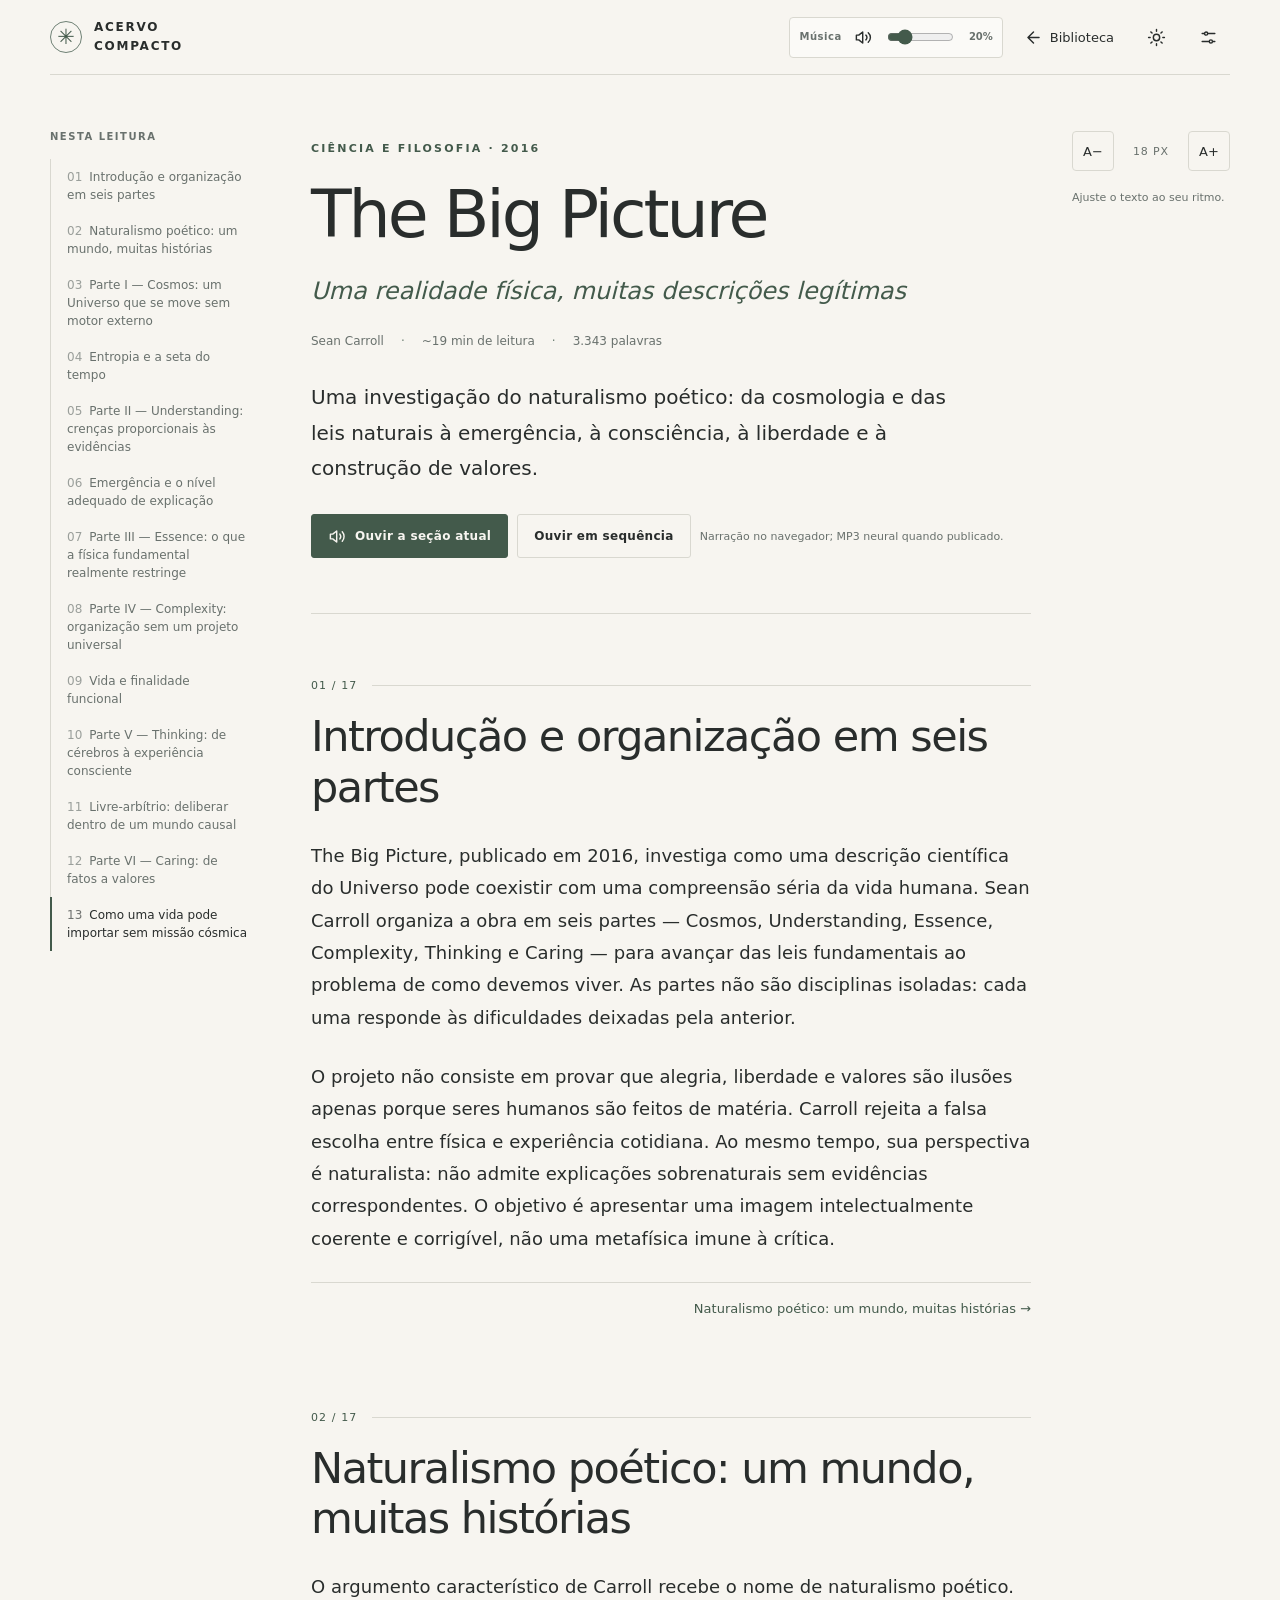
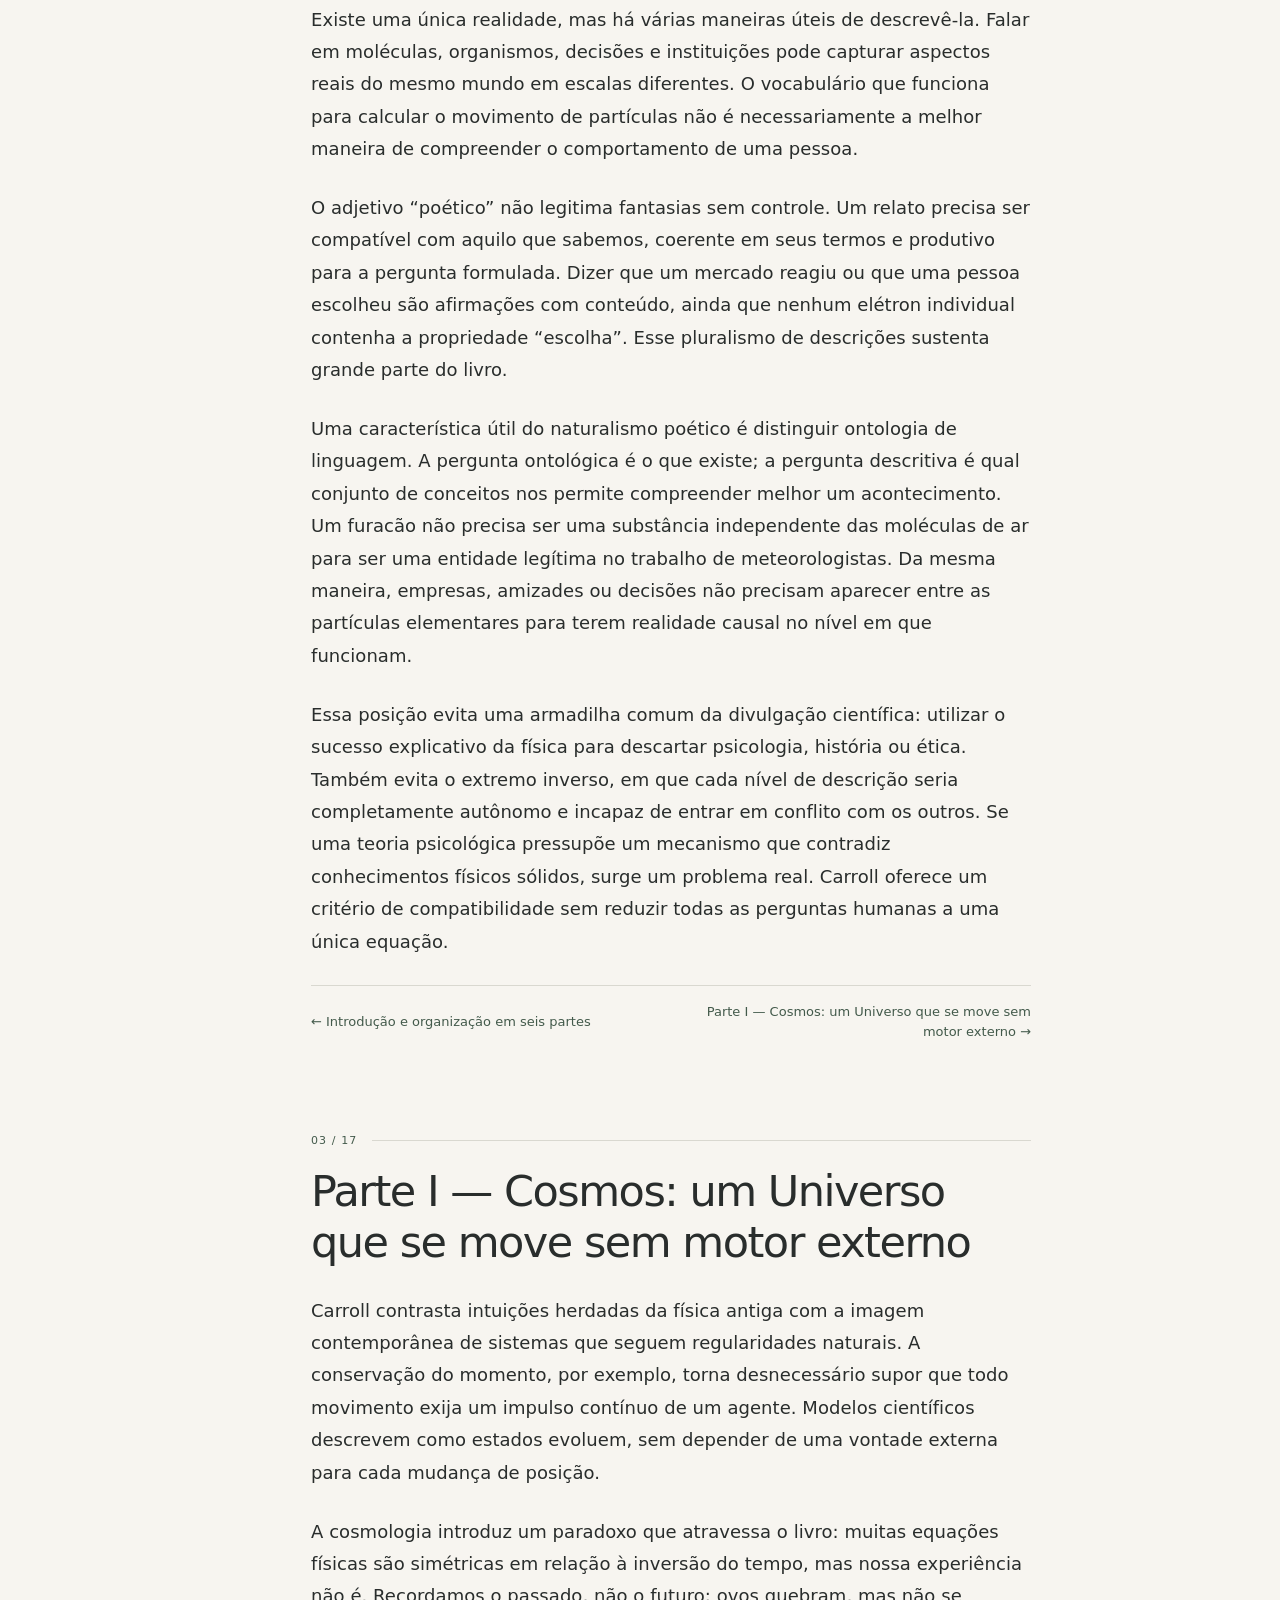
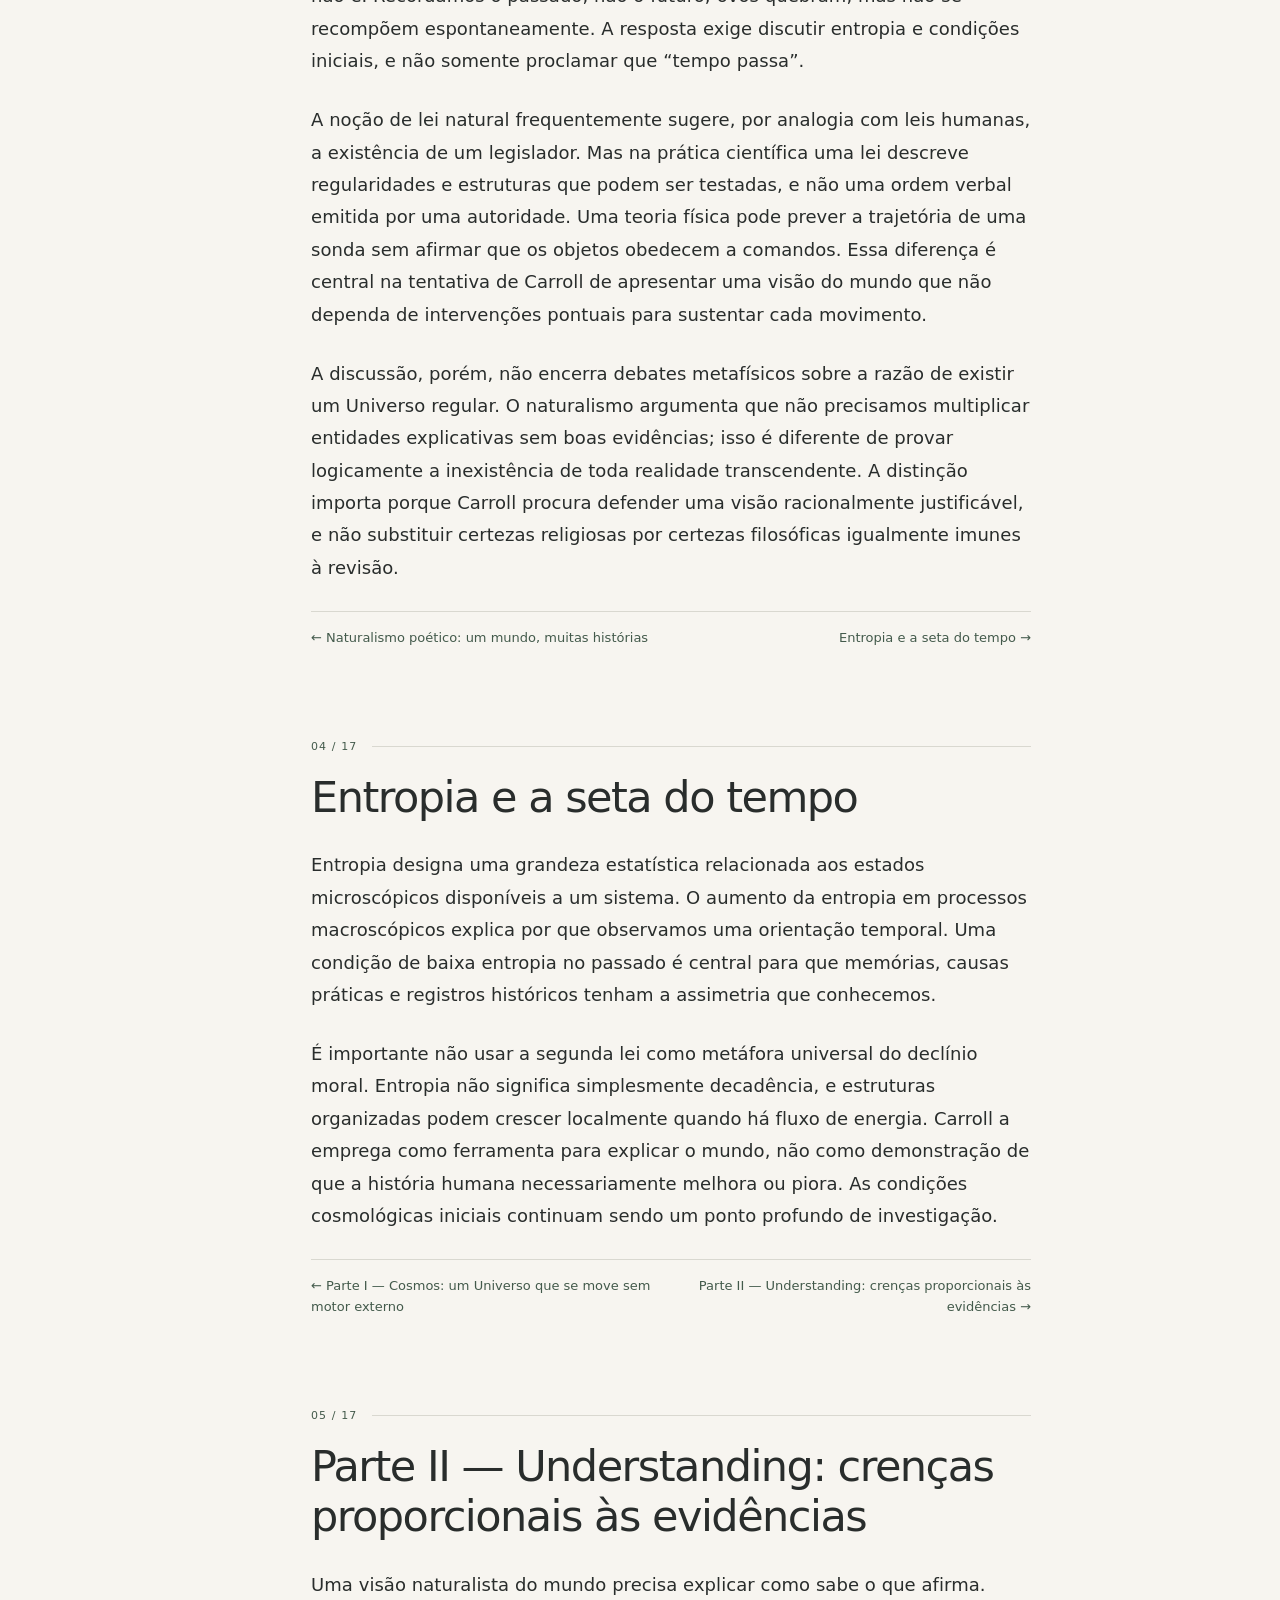
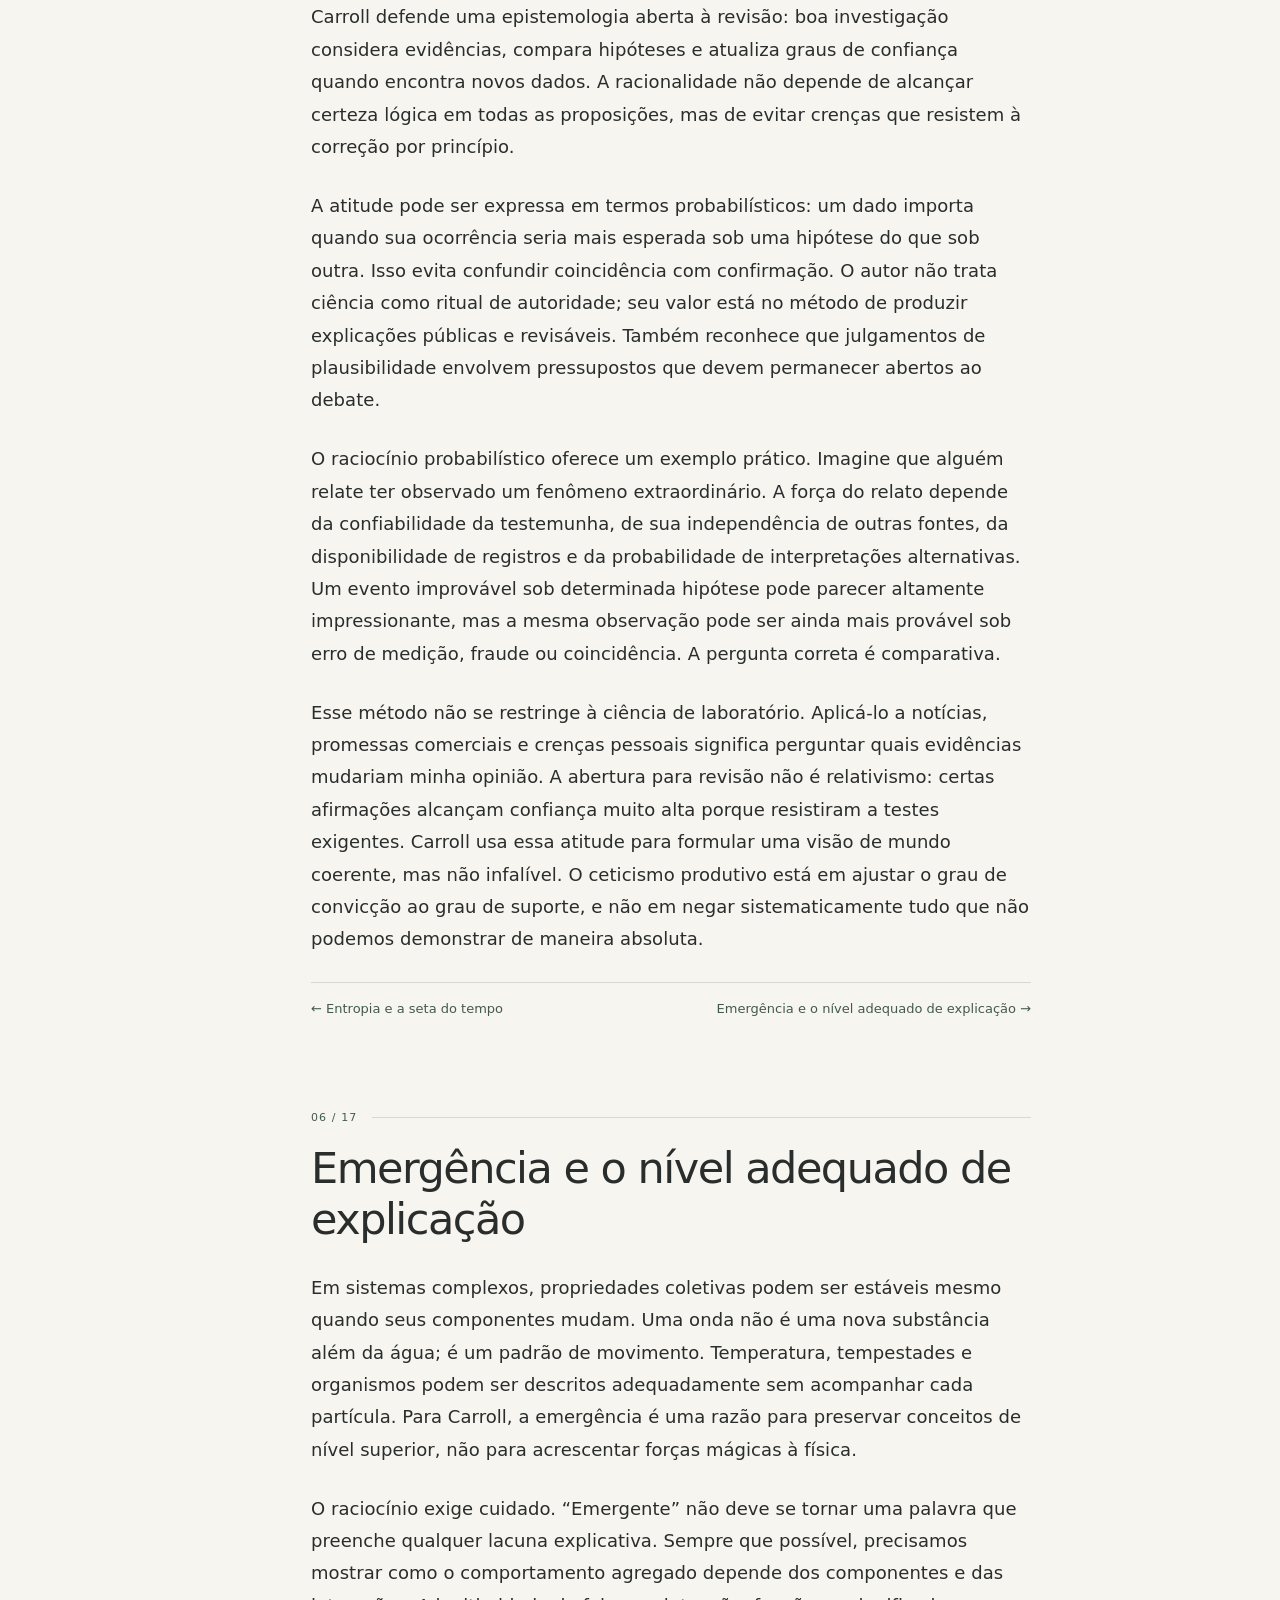
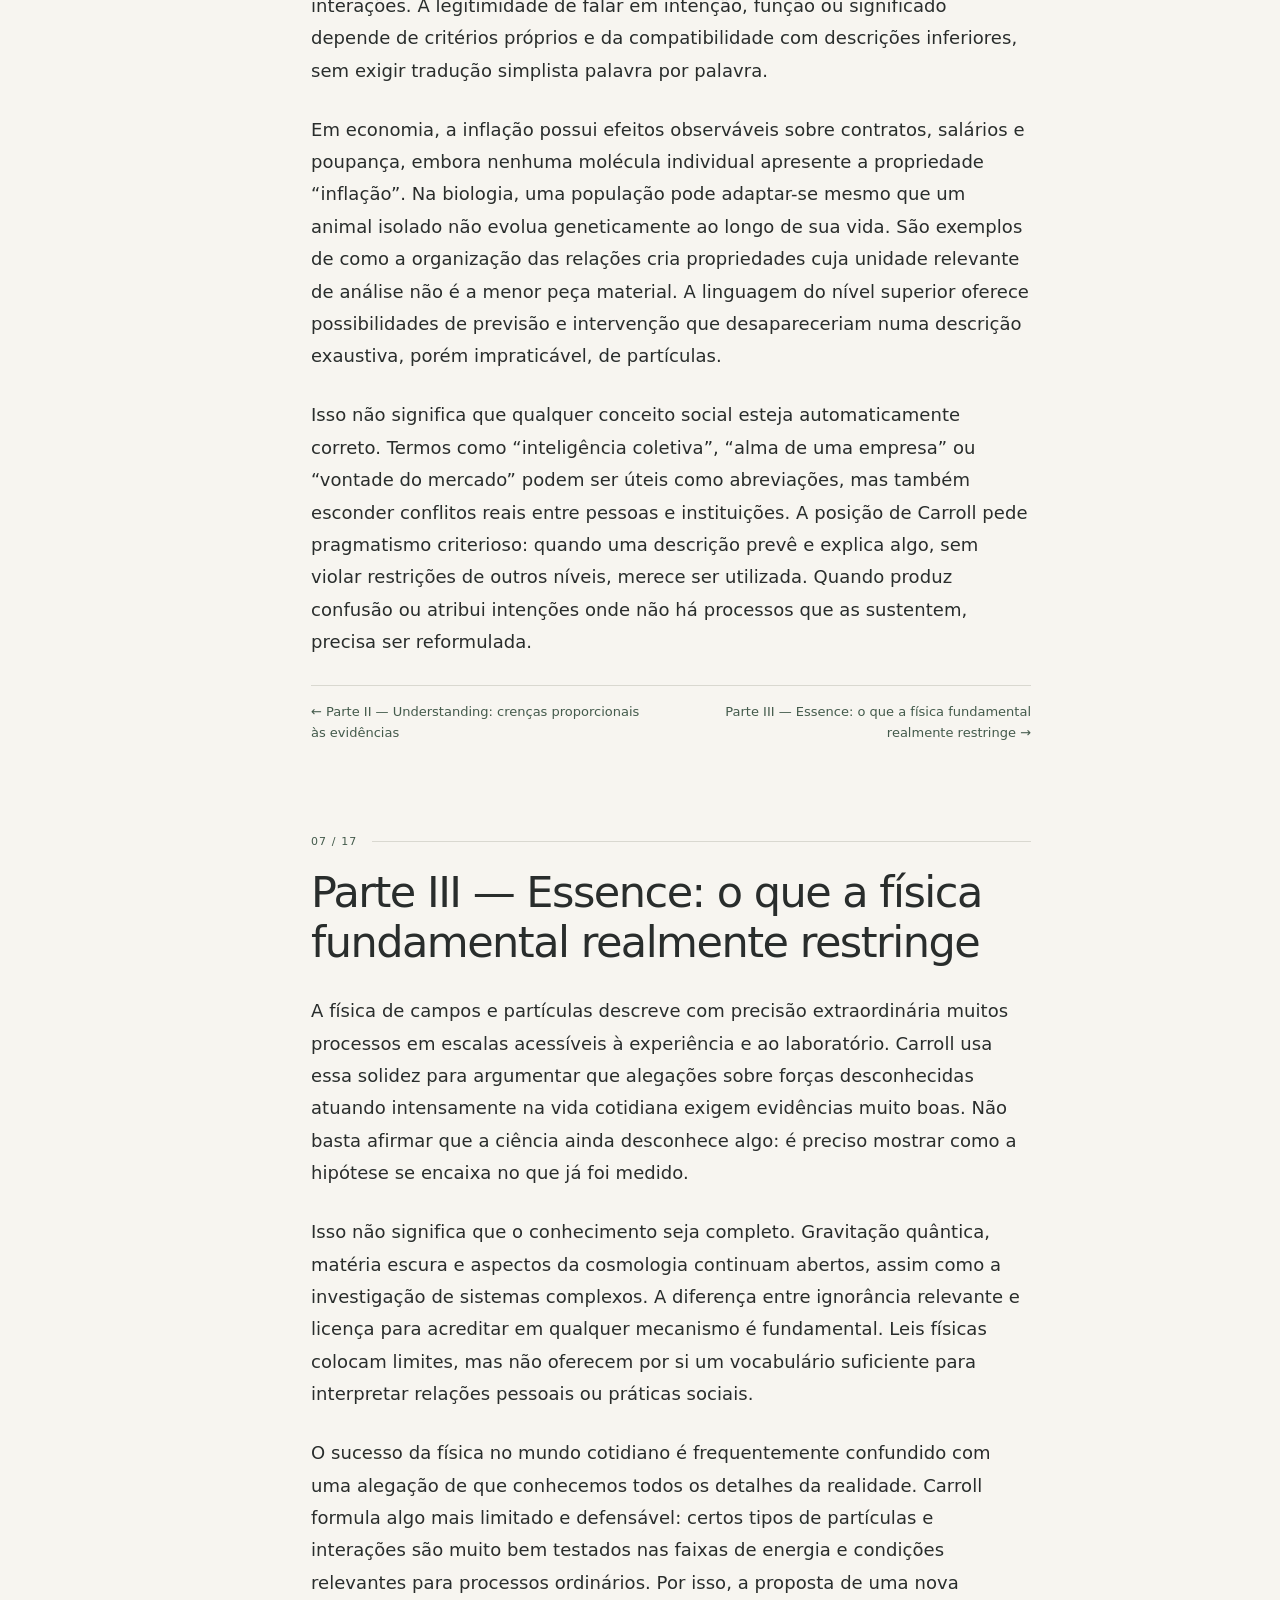
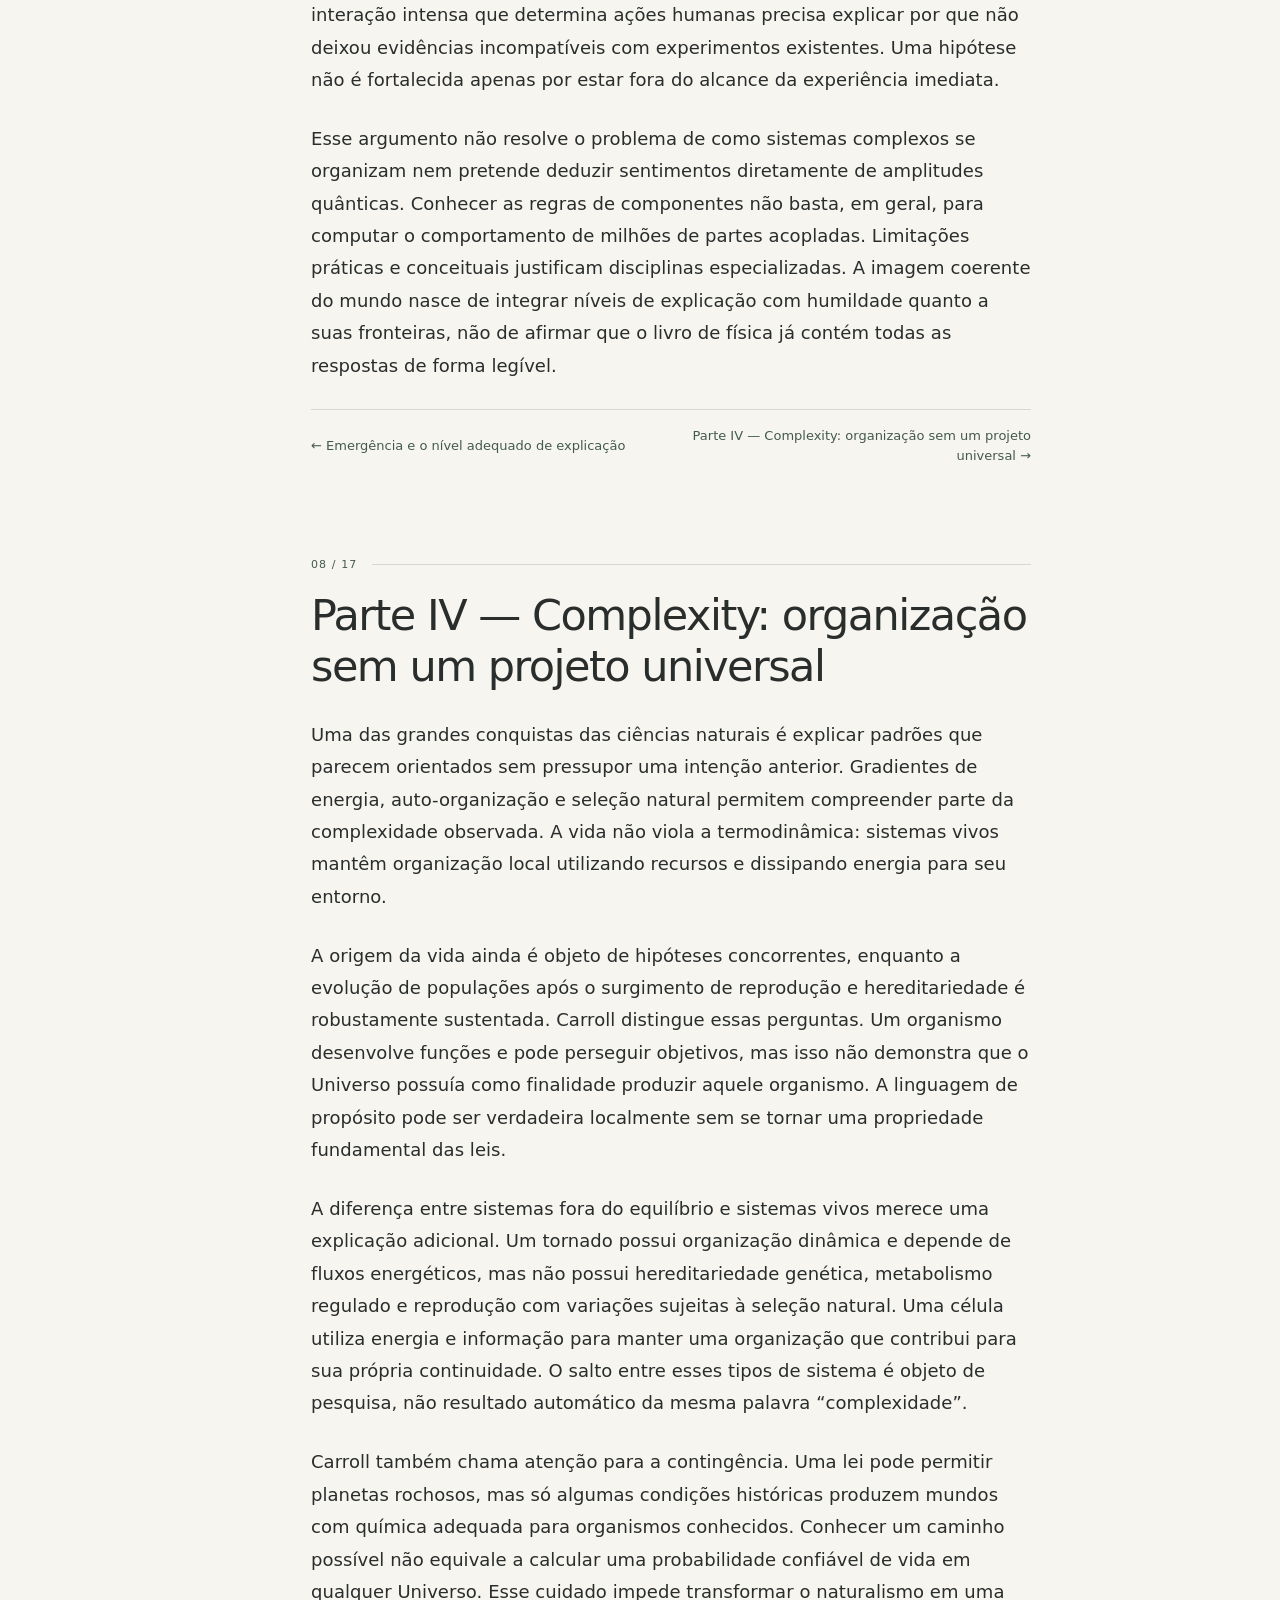
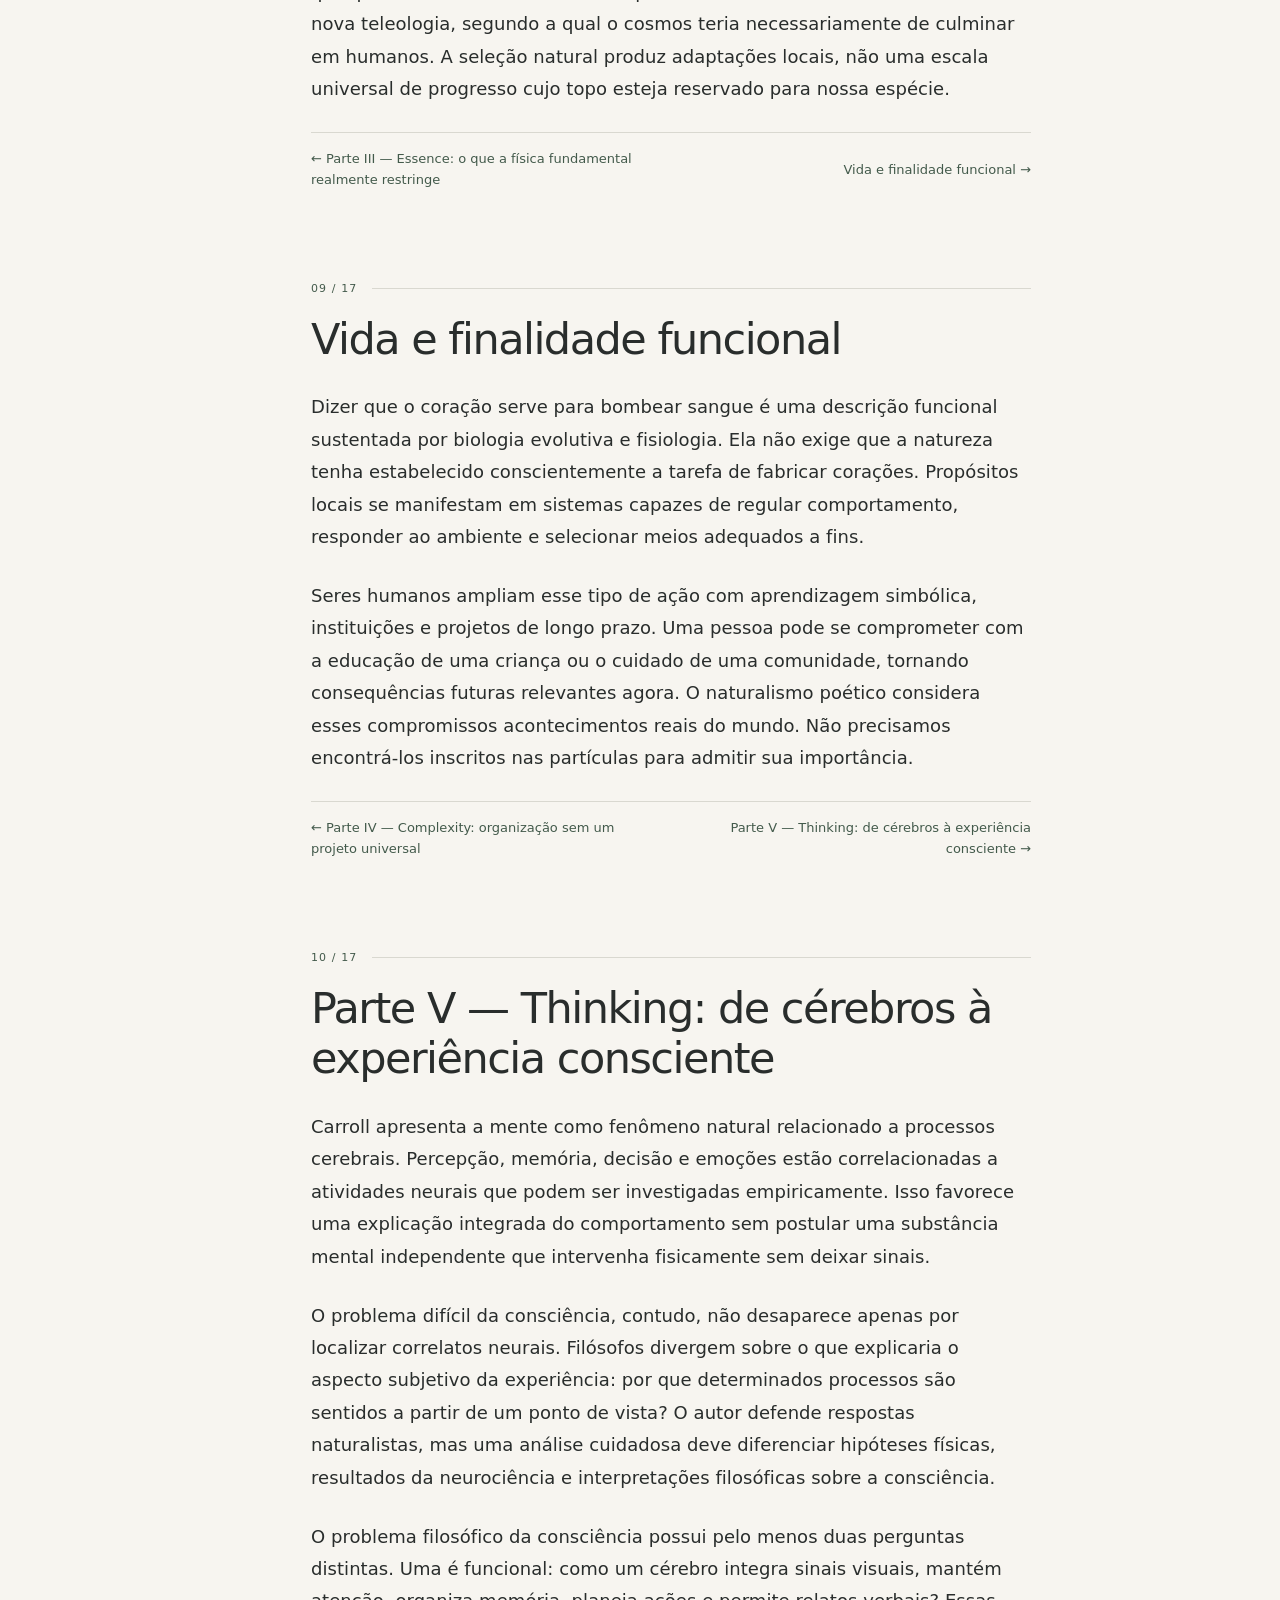
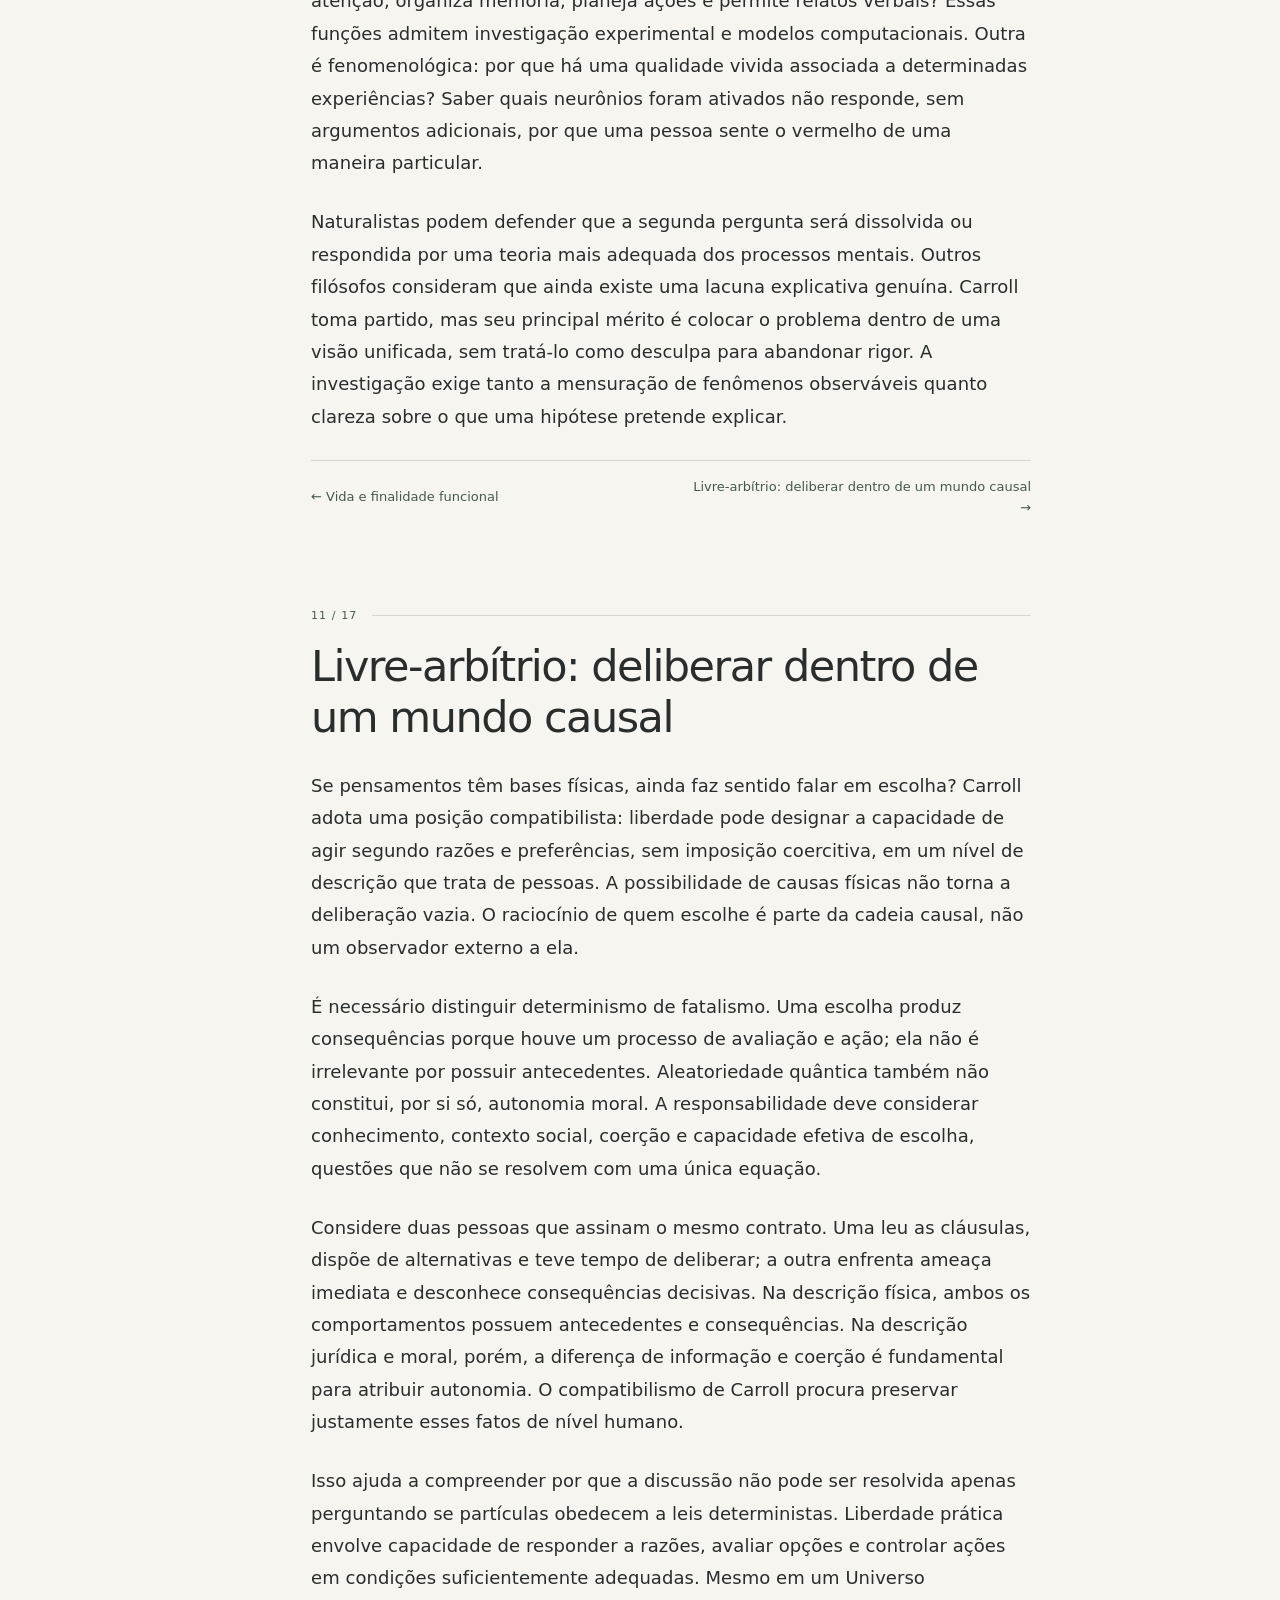
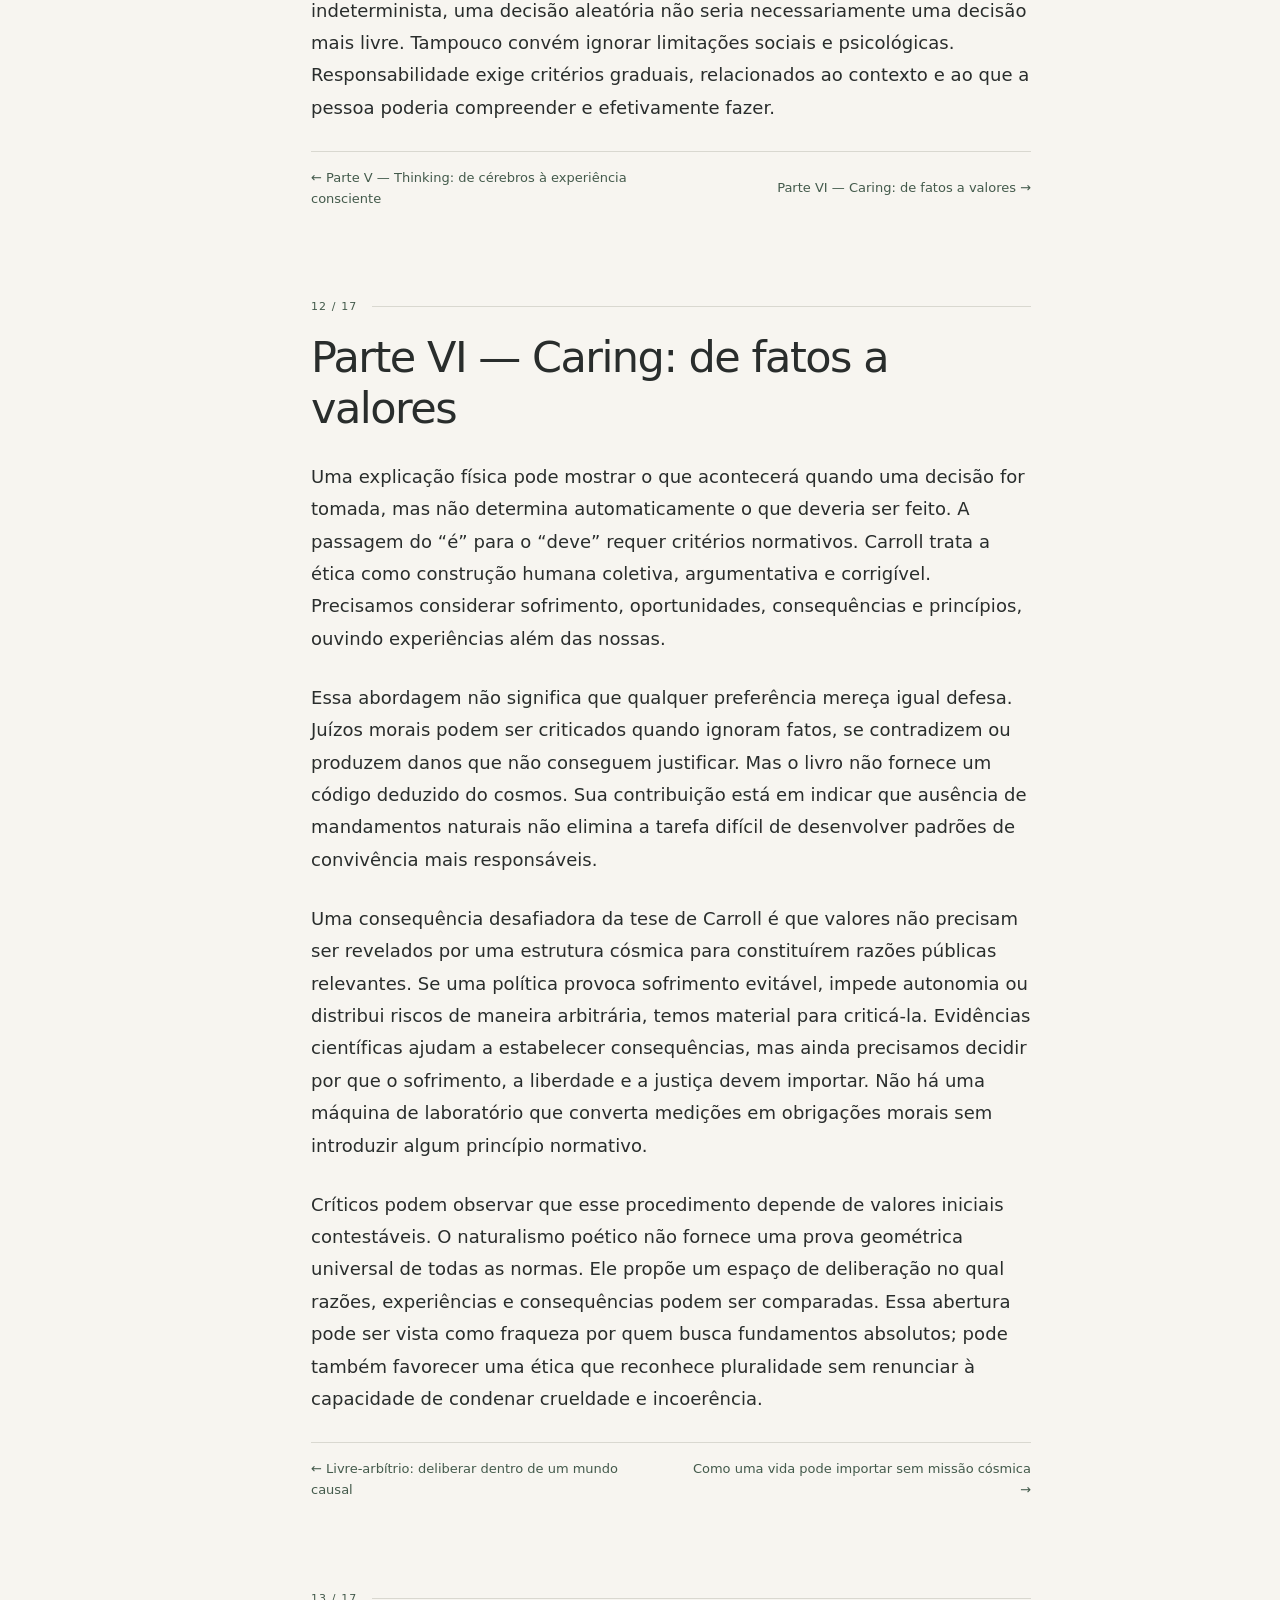
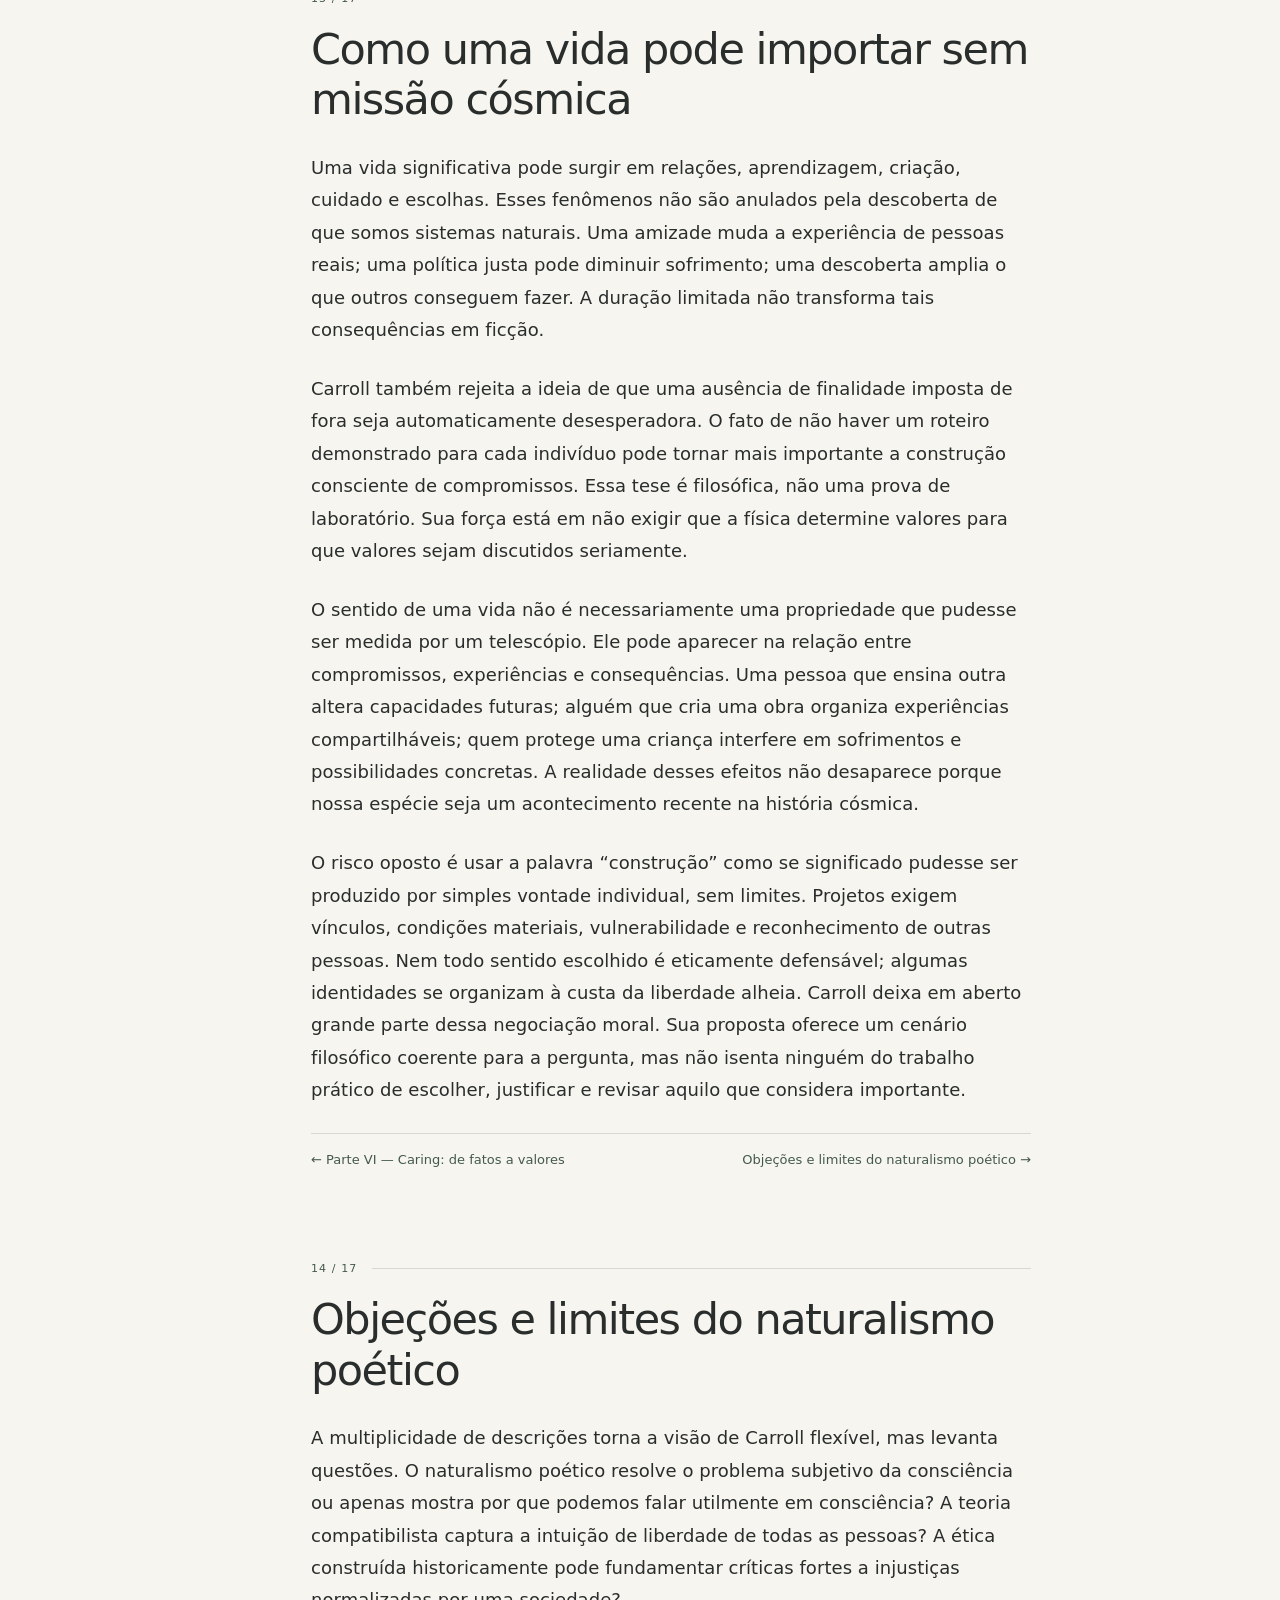
<file: livros/the-big-picture/index.html>
<!DOCTYPE html><html lang="pt-BR"><head><meta charset="utf-8"><meta name="viewport" content="width=device-width,initial-scale=1"><meta name="color-scheme" content="light dark"><meta name="application-name" content="Acervo Compacto"><meta name="theme-color" content="#F7F5F0"><meta name="description" content="Uma investigação do naturalismo poético: da cosmologia e das leis naturais à emergência, à consciência, à liberdade e à construção de valores."><title>The Big Picture · Acervo Compacto</title><link rel="icon" type="image/svg+xml" href="../../assets/images/favicon.svg"><link rel="stylesheet" href="../../assets/css/styles.css"><script>try{const t=JSON.parse(localStorage.getItem('biblioteca.existencia.v1.preferences')||'{}').theme;document.documentElement.dataset.theme=t==='dark'||(t!=='light'&&matchMedia('(prefers-color-scheme:dark)').matches)?'dark':'light'}catch(e){document.documentElement.dataset.theme=matchMedia('(prefers-color-scheme:dark)').matches?'dark':'light'}</script></head><body data-page="reader" data-book="the-big-picture"><a class="skip-link" href="#content">Ir para o texto</a><div class="reading-meter" aria-hidden="true"><span data-reading-meter></span></div><div class="storage-warning" role="status"></div><header class="topbar wrap reader-header">
<a class="masthead" href="../../index.html" aria-label="Acervo Compacto — Início"><span class="brand-symbol" aria-hidden="true">✳</span><span class="brand-name">Acervo<br>Compacto</span></a>
<nav class="top-actions" aria-label="Ações gerais"><a class="text-button" href="../../index.html"><svg aria-hidden="true" viewBox="0 0 24 24" width="19" height="19" fill="none" stroke="currentColor" stroke-width="1.8" stroke-linecap="round" stroke-linejoin="round"><path d="m12 19-7-7 7-7M5 12h14"/></svg><span class="hide-small">Biblioteca</span></a><button type="button" class="icon-button" data-theme-toggle aria-label="Alternar tema" title="Alternar tema"><svg aria-hidden="true" viewBox="0 0 24 24" width="19" height="19" fill="none" stroke="currentColor" stroke-width="1.8" stroke-linecap="round" stroke-linejoin="round"><circle cx="12" cy="12" r="4"/><path d="M12 2v2m0 16v2M4.9 4.9l1.5 1.5m11.2 11.2 1.5 1.5M2 12h2m16 0h2M4.9 19.1l1.5-1.5M17.6 6.4l1.5-1.5"/></svg></button><button type="button" class="icon-button" data-open-settings aria-label="Preferências" title="Preferências"><svg aria-hidden="true" viewBox="0 0 24 24" width="19" height="19" fill="none" stroke="currentColor" stroke-width="1.8" stroke-linecap="round" stroke-linejoin="round"><path d="M4 7h16M4 17h16"/><circle cx="9" cy="7" r="2" fill="var(--bg)"/><circle cx="15" cy="17" r="2" fill="var(--bg)"/></svg></button></nav></header><div class="reader-shell wrap"><aside class="reader-sidebar" aria-label="Sumário da obra"><p class="toc-title">Nesta leitura</p><ol class="toc-list"><li><a href="#contexto"><span class="chapter-no">01</span>Introdução e organização em seis partes</a></li><li><a href="#naturalismo"><span class="chapter-no">02</span>Naturalismo poético: um mundo, muitas histórias</a></li><li><a href="#cosmos"><span class="chapter-no">03</span>Parte I — Cosmos: um Universo que se move sem motor externo</a></li><li><a href="#tempo"><span class="chapter-no">04</span>Entropia e a seta do tempo</a></li><li><a href="#entendimento"><span class="chapter-no">05</span>Parte II — Understanding: crenças proporcionais às evidências</a></li><li><a href="#emergencia"><span class="chapter-no">06</span>Emergência e o nível adequado de explicação</a></li><li><a href="#essencia"><span class="chapter-no">07</span>Parte III — Essence: o que a física fundamental realmente restringe</a></li><li><a href="#complexidade"><span class="chapter-no">08</span>Parte IV — Complexity: organização sem um projeto universal</a></li><li><a href="#vida"><span class="chapter-no">09</span>Vida e finalidade funcional</a></li><li><a href="#mente"><span class="chapter-no">10</span>Parte V — Thinking: de cérebros à experiência consciente</a></li><li><a href="#liberdade"><span class="chapter-no">11</span>Livre-arbítrio: deliberar dentro de um mundo causal</a></li><li><a href="#etica"><span class="chapter-no">12</span>Parte VI — Caring: de fatos a valores</a></li><li><a href="#sentido"><span class="chapter-no">13</span>Como uma vida pode importar sem missão cósmica</a></li><li><a href="#criticas"><span class="chapter-no">14</span>Objeções e limites do naturalismo poético</a></li><li><a href="#conexoes"><span class="chapter-no">15</span>Conexões com o restante do acervo</a></li><li><a href="#perguntas"><span class="chapter-no">16</span>Oito perguntas para reflexão</a></li><li><a href="#sintese"><span class="chapter-no">17</span>Síntese das cinco ideias centrais</a></li></ol></aside><div class="reader-tools" aria-label="Controles de leitura"><div class="tool-group"><button type="button" class="tool-button" data-font-down aria-label="Diminuir fonte">A−</button><span data-font-current class="tool-label">18 px</span><button type="button" class="tool-button" data-font-up aria-label="Aumentar fonte">A+</button></div><div class="tool-note">Ajuste o texto ao seu ritmo.</div></div><main id="content" class="reader-main"><article><header class="book-intro"><span class="eyebrow">Ciência e filosofia · 2016</span><h1>The Big Picture</h1><p class="subtitle">Uma realidade física, muitas descrições legítimas</p><div class="intro-meta"><span>Sean Carroll</span><span>~19 min de leitura</span><span>3.343 palavras</span></div><p class="intro-lede">Uma investigação do naturalismo poético: da cosmologia e das leis naturais à emergência, à consciência, à liberdade e à construção de valores.</p><div class="speech-launch"><button type="button" class="solid-action" data-speech-section><svg aria-hidden="true" viewBox="0 0 24 24" width="19" height="19" fill="none" stroke="currentColor" stroke-width="1.8" stroke-linecap="round" stroke-linejoin="round"><path d="M11 5 6 9H3v6h3l5 4V5Zm4 4a5 5 0 0 1 0 6m3-9a9 9 0 0 1 0 12"/></svg> Ouvir a seção atual</button><button type="button" class="outline-action" data-speech-all>Ouvir em sequência</button><span class="voice-hint">Narração no navegador; MP3 neural quando publicado.</span></div><div class="resume-alert" data-resume-alert><strong>Última leitura: <span data-resume-percent>0%</span>.</strong><button type="button" class="small-link" data-resume-button style="border:0;border-bottom:1px solid currentColor;background:transparent;cursor:pointer">Ir ao ponto salvo</button></div></header><details class="mobile-toc"><summary>Sumário · 17 seções</summary><ol class="toc-list"><li><a href="#contexto"><span class="chapter-no">01</span>Introdução e organização em seis partes</a></li><li><a href="#naturalismo"><span class="chapter-no">02</span>Naturalismo poético: um mundo, muitas histórias</a></li><li><a href="#cosmos"><span class="chapter-no">03</span>Parte I — Cosmos: um Universo que se move sem motor externo</a></li><li><a href="#tempo"><span class="chapter-no">04</span>Entropia e a seta do tempo</a></li><li><a href="#entendimento"><span class="chapter-no">05</span>Parte II — Understanding: crenças proporcionais às evidências</a></li><li><a href="#emergencia"><span class="chapter-no">06</span>Emergência e o nível adequado de explicação</a></li><li><a href="#essencia"><span class="chapter-no">07</span>Parte III — Essence: o que a física fundamental realmente restringe</a></li><li><a href="#complexidade"><span class="chapter-no">08</span>Parte IV — Complexity: organização sem um projeto universal</a></li><li><a href="#vida"><span class="chapter-no">09</span>Vida e finalidade funcional</a></li><li><a href="#mente"><span class="chapter-no">10</span>Parte V — Thinking: de cérebros à experiência consciente</a></li><li><a href="#liberdade"><span class="chapter-no">11</span>Livre-arbítrio: deliberar dentro de um mundo causal</a></li><li><a href="#etica"><span class="chapter-no">12</span>Parte VI — Caring: de fatos a valores</a></li><li><a href="#sentido"><span class="chapter-no">13</span>Como uma vida pode importar sem missão cósmica</a></li><li><a href="#criticas"><span class="chapter-no">14</span>Objeções e limites do naturalismo poético</a></li><li><a href="#conexoes"><span class="chapter-no">15</span>Conexões com o restante do acervo</a></li><li><a href="#perguntas"><span class="chapter-no">16</span>Oito perguntas para reflexão</a></li><li><a href="#sintese"><span class="chapter-no">17</span>Síntese das cinco ideias centrais</a></li></ol></details><section id="contexto" class="reading-section" data-chapter aria-labelledby="heading-contexto"><div class="section-top"><span class="section-index">01 / 17</span><span class="section-rule"></span></div><h2 id="heading-contexto">Introdução e organização em seis partes</h2><div class="reading-body"><p id="contexto-1" data-readable>The Big Picture, publicado em 2016, investiga como uma descrição científica do Universo pode coexistir com uma compreensão séria da vida humana. Sean Carroll organiza a obra em seis partes — Cosmos, Understanding, Essence, Complexity, Thinking e Caring — para avançar das leis fundamentais ao problema de como devemos viver. As partes não são disciplinas isoladas: cada uma responde às dificuldades deixadas pela anterior.</p><p id="contexto-2" data-readable>O projeto não consiste em provar que alegria, liberdade e valores são ilusões apenas porque seres humanos são feitos de matéria. Carroll rejeita a falsa escolha entre física e experiência cotidiana. Ao mesmo tempo, sua perspectiva é naturalista: não admite explicações sobrenaturais sem evidências correspondentes. O objetivo é apresentar uma imagem intelectualmente coerente e corrigível, não uma metafísica imune à crítica.</p></div><nav class="section-nav" aria-label="Navegação entre seções"><a href="#naturalismo">Naturalismo poético: um mundo, muitas histórias →</a></nav></section>
<section id="naturalismo" class="reading-section" data-chapter aria-labelledby="heading-naturalismo"><div class="section-top"><span class="section-index">02 / 17</span><span class="section-rule"></span></div><h2 id="heading-naturalismo">Naturalismo poético: um mundo, muitas histórias</h2><div class="reading-body"><p id="naturalismo-1" data-readable>O argumento característico de Carroll recebe o nome de naturalismo poético. Existe uma única realidade, mas há várias maneiras úteis de descrevê-la. Falar em moléculas, organismos, decisões e instituições pode capturar aspectos reais do mesmo mundo em escalas diferentes. O vocabulário que funciona para calcular o movimento de partículas não é necessariamente a melhor maneira de compreender o comportamento de uma pessoa.</p><p id="naturalismo-2" data-readable>O adjetivo “poético” não legitima fantasias sem controle. Um relato precisa ser compatível com aquilo que sabemos, coerente em seus termos e produtivo para a pergunta formulada. Dizer que um mercado reagiu ou que uma pessoa escolheu são afirmações com conteúdo, ainda que nenhum elétron individual contenha a propriedade “escolha”. Esse pluralismo de descrições sustenta grande parte do livro.</p><p id="naturalismo-extra-1" data-readable>Uma característica útil do naturalismo poético é distinguir ontologia de linguagem. A pergunta ontológica é o que existe; a pergunta descritiva é qual conjunto de conceitos nos permite compreender melhor um acontecimento. Um furacão não precisa ser uma substância independente das moléculas de ar para ser uma entidade legítima no trabalho de meteorologistas. Da mesma maneira, empresas, amizades ou decisões não precisam aparecer entre as partículas elementares para terem realidade causal no nível em que funcionam.</p><p id="naturalismo-extra-2" data-readable>Essa posição evita uma armadilha comum da divulgação científica: utilizar o sucesso explicativo da física para descartar psicologia, história ou ética. Também evita o extremo inverso, em que cada nível de descrição seria completamente autônomo e incapaz de entrar em conflito com os outros. Se uma teoria psicológica pressupõe um mecanismo que contradiz conhecimentos físicos sólidos, surge um problema real. Carroll oferece um critério de compatibilidade sem reduzir todas as perguntas humanas a uma única equação.</p></div><nav class="section-nav" aria-label="Navegação entre seções"><a href="#contexto">← Introdução e organização em seis partes</a><a href="#cosmos">Parte I — Cosmos: um Universo que se move sem motor externo →</a></nav></section>
<section id="cosmos" class="reading-section" data-chapter aria-labelledby="heading-cosmos"><div class="section-top"><span class="section-index">03 / 17</span><span class="section-rule"></span></div><h2 id="heading-cosmos">Parte I — Cosmos: um Universo que se move sem motor externo</h2><div class="reading-body"><p id="cosmos-1" data-readable>Carroll contrasta intuições herdadas da física antiga com a imagem contemporânea de sistemas que seguem regularidades naturais. A conservação do momento, por exemplo, torna desnecessário supor que todo movimento exija um impulso contínuo de um agente. Modelos científicos descrevem como estados evoluem, sem depender de uma vontade externa para cada mudança de posição.</p><p id="cosmos-2" data-readable>A cosmologia introduz um paradoxo que atravessa o livro: muitas equações físicas são simétricas em relação à inversão do tempo, mas nossa experiência não é. Recordamos o passado, não o futuro; ovos quebram, mas não se recompõem espontaneamente. A resposta exige discutir entropia e condições iniciais, e não somente proclamar que “tempo passa”.</p><p id="cosmos-extra-1" data-readable>A noção de lei natural frequentemente sugere, por analogia com leis humanas, a existência de um legislador. Mas na prática científica uma lei descreve regularidades e estruturas que podem ser testadas, e não uma ordem verbal emitida por uma autoridade. Uma teoria física pode prever a trajetória de uma sonda sem afirmar que os objetos obedecem a comandos. Essa diferença é central na tentativa de Carroll de apresentar uma visão do mundo que não dependa de intervenções pontuais para sustentar cada movimento.</p><p id="cosmos-extra-2" data-readable>A discussão, porém, não encerra debates metafísicos sobre a razão de existir um Universo regular. O naturalismo argumenta que não precisamos multiplicar entidades explicativas sem boas evidências; isso é diferente de provar logicamente a inexistência de toda realidade transcendente. A distinção importa porque Carroll procura defender uma visão racionalmente justificável, e não substituir certezas religiosas por certezas filosóficas igualmente imunes à revisão.</p></div><nav class="section-nav" aria-label="Navegação entre seções"><a href="#naturalismo">← Naturalismo poético: um mundo, muitas histórias</a><a href="#tempo">Entropia e a seta do tempo →</a></nav></section>
<section id="tempo" class="reading-section" data-chapter aria-labelledby="heading-tempo"><div class="section-top"><span class="section-index">04 / 17</span><span class="section-rule"></span></div><h2 id="heading-tempo">Entropia e a seta do tempo</h2><div class="reading-body"><p id="tempo-1" data-readable>Entropia designa uma grandeza estatística relacionada aos estados microscópicos disponíveis a um sistema. O aumento da entropia em processos macroscópicos explica por que observamos uma orientação temporal. Uma condição de baixa entropia no passado é central para que memórias, causas práticas e registros históricos tenham a assimetria que conhecemos.</p><p id="tempo-2" data-readable>É importante não usar a segunda lei como metáfora universal do declínio moral. Entropia não significa simplesmente decadência, e estruturas organizadas podem crescer localmente quando há fluxo de energia. Carroll a emprega como ferramenta para explicar o mundo, não como demonstração de que a história humana necessariamente melhora ou piora. As condições cosmológicas iniciais continuam sendo um ponto profundo de investigação.</p></div><nav class="section-nav" aria-label="Navegação entre seções"><a href="#cosmos">← Parte I — Cosmos: um Universo que se move sem motor externo</a><a href="#entendimento">Parte II — Understanding: crenças proporcionais às evidências →</a></nav></section>
<section id="entendimento" class="reading-section" data-chapter aria-labelledby="heading-entendimento"><div class="section-top"><span class="section-index">05 / 17</span><span class="section-rule"></span></div><h2 id="heading-entendimento">Parte II — Understanding: crenças proporcionais às evidências</h2><div class="reading-body"><p id="entendimento-1" data-readable>Uma visão naturalista do mundo precisa explicar como sabe o que afirma. Carroll defende uma epistemologia aberta à revisão: boa investigação considera evidências, compara hipóteses e atualiza graus de confiança quando encontra novos dados. A racionalidade não depende de alcançar certeza lógica em todas as proposições, mas de evitar crenças que resistem à correção por princípio.</p><p id="entendimento-2" data-readable>A atitude pode ser expressa em termos probabilísticos: um dado importa quando sua ocorrência seria mais esperada sob uma hipótese do que sob outra. Isso evita confundir coincidência com confirmação. O autor não trata ciência como ritual de autoridade; seu valor está no método de produzir explicações públicas e revisáveis. Também reconhece que julgamentos de plausibilidade envolvem pressupostos que devem permanecer abertos ao debate.</p><p id="entendimento-extra-1" data-readable>O raciocínio probabilístico oferece um exemplo prático. Imagine que alguém relate ter observado um fenômeno extraordinário. A força do relato depende da confiabilidade da testemunha, de sua independência de outras fontes, da disponibilidade de registros e da probabilidade de interpretações alternativas. Um evento improvável sob determinada hipótese pode parecer altamente impressionante, mas a mesma observação pode ser ainda mais provável sob erro de medição, fraude ou coincidência. A pergunta correta é comparativa.</p><p id="entendimento-extra-2" data-readable>Esse método não se restringe à ciência de laboratório. Aplicá-lo a notícias, promessas comerciais e crenças pessoais significa perguntar quais evidências mudariam minha opinião. A abertura para revisão não é relativismo: certas afirmações alcançam confiança muito alta porque resistiram a testes exigentes. Carroll usa essa atitude para formular uma visão de mundo coerente, mas não infalível. O ceticismo produtivo está em ajustar o grau de convicção ao grau de suporte, e não em negar sistematicamente tudo que não podemos demonstrar de maneira absoluta.</p></div><nav class="section-nav" aria-label="Navegação entre seções"><a href="#tempo">← Entropia e a seta do tempo</a><a href="#emergencia">Emergência e o nível adequado de explicação →</a></nav></section>
<section id="emergencia" class="reading-section" data-chapter aria-labelledby="heading-emergencia"><div class="section-top"><span class="section-index">06 / 17</span><span class="section-rule"></span></div><h2 id="heading-emergencia">Emergência e o nível adequado de explicação</h2><div class="reading-body"><p id="emergencia-1" data-readable>Em sistemas complexos, propriedades coletivas podem ser estáveis mesmo quando seus componentes mudam. Uma onda não é uma nova substância além da água; é um padrão de movimento. Temperatura, tempestades e organismos podem ser descritos adequadamente sem acompanhar cada partícula. Para Carroll, a emergência é uma razão para preservar conceitos de nível superior, não para acrescentar forças mágicas à física.</p><p id="emergencia-2" data-readable>O raciocínio exige cuidado. “Emergente” não deve se tornar uma palavra que preenche qualquer lacuna explicativa. Sempre que possível, precisamos mostrar como o comportamento agregado depende dos componentes e das interações. A legitimidade de falar em intenção, função ou significado depende de critérios próprios e da compatibilidade com descrições inferiores, sem exigir tradução simplista palavra por palavra.</p><p id="emergencia-extra-1" data-readable>Em economia, a inflação possui efeitos observáveis sobre contratos, salários e poupança, embora nenhuma molécula individual apresente a propriedade “inflação”. Na biologia, uma população pode adaptar-se mesmo que um animal isolado não evolua geneticamente ao longo de sua vida. São exemplos de como a organização das relações cria propriedades cuja unidade relevante de análise não é a menor peça material. A linguagem do nível superior oferece possibilidades de previsão e intervenção que desapareceriam numa descrição exaustiva, porém impraticável, de partículas.</p><p id="emergencia-extra-2" data-readable>Isso não significa que qualquer conceito social esteja automaticamente correto. Termos como “inteligência coletiva”, “alma de uma empresa” ou “vontade do mercado” podem ser úteis como abreviações, mas também esconder conflitos reais entre pessoas e instituições. A posição de Carroll pede pragmatismo criterioso: quando uma descrição prevê e explica algo, sem violar restrições de outros níveis, merece ser utilizada. Quando produz confusão ou atribui intenções onde não há processos que as sustentem, precisa ser reformulada.</p></div><nav class="section-nav" aria-label="Navegação entre seções"><a href="#entendimento">← Parte II — Understanding: crenças proporcionais às evidências</a><a href="#essencia">Parte III — Essence: o que a física fundamental realmente restringe →</a></nav></section>
<section id="essencia" class="reading-section" data-chapter aria-labelledby="heading-essencia"><div class="section-top"><span class="section-index">07 / 17</span><span class="section-rule"></span></div><h2 id="heading-essencia">Parte III — Essence: o que a física fundamental realmente restringe</h2><div class="reading-body"><p id="essencia-1" data-readable>A física de campos e partículas descreve com precisão extraordinária muitos processos em escalas acessíveis à experiência e ao laboratório. Carroll usa essa solidez para argumentar que alegações sobre forças desconhecidas atuando intensamente na vida cotidiana exigem evidências muito boas. Não basta afirmar que a ciência ainda desconhece algo: é preciso mostrar como a hipótese se encaixa no que já foi medido.</p><p id="essencia-2" data-readable>Isso não significa que o conhecimento seja completo. Gravitação quântica, matéria escura e aspectos da cosmologia continuam abertos, assim como a investigação de sistemas complexos. A diferença entre ignorância relevante e licença para acreditar em qualquer mecanismo é fundamental. Leis físicas colocam limites, mas não oferecem por si um vocabulário suficiente para interpretar relações pessoais ou práticas sociais.</p><p id="essencia-extra-1" data-readable>O sucesso da física no mundo cotidiano é frequentemente confundido com uma alegação de que conhecemos todos os detalhes da realidade. Carroll formula algo mais limitado e defensável: certos tipos de partículas e interações são muito bem testados nas faixas de energia e condições relevantes para processos ordinários. Por isso, a proposta de uma nova interação intensa que determina ações humanas precisa explicar por que não deixou evidências incompatíveis com experimentos existentes. Uma hipótese não é fortalecida apenas por estar fora do alcance da experiência imediata.</p><p id="essencia-extra-2" data-readable>Esse argumento não resolve o problema de como sistemas complexos se organizam nem pretende deduzir sentimentos diretamente de amplitudes quânticas. Conhecer as regras de componentes não basta, em geral, para computar o comportamento de milhões de partes acopladas. Limitações práticas e conceituais justificam disciplinas especializadas. A imagem coerente do mundo nasce de integrar níveis de explicação com humildade quanto a suas fronteiras, não de afirmar que o livro de física já contém todas as respostas de forma legível.</p></div><nav class="section-nav" aria-label="Navegação entre seções"><a href="#emergencia">← Emergência e o nível adequado de explicação</a><a href="#complexidade">Parte IV — Complexity: organização sem um projeto universal →</a></nav></section>
<section id="complexidade" class="reading-section" data-chapter aria-labelledby="heading-complexidade"><div class="section-top"><span class="section-index">08 / 17</span><span class="section-rule"></span></div><h2 id="heading-complexidade">Parte IV — Complexity: organização sem um projeto universal</h2><div class="reading-body"><p id="complexidade-1" data-readable>Uma das grandes conquistas das ciências naturais é explicar padrões que parecem orientados sem pressupor uma intenção anterior. Gradientes de energia, auto-organização e seleção natural permitem compreender parte da complexidade observada. A vida não viola a termodinâmica: sistemas vivos mantêm organização local utilizando recursos e dissipando energia para seu entorno.</p><p id="complexidade-2" data-readable>A origem da vida ainda é objeto de hipóteses concorrentes, enquanto a evolução de populações após o surgimento de reprodução e hereditariedade é robustamente sustentada. Carroll distingue essas perguntas. Um organismo desenvolve funções e pode perseguir objetivos, mas isso não demonstra que o Universo possuía como finalidade produzir aquele organismo. A linguagem de propósito pode ser verdadeira localmente sem se tornar uma propriedade fundamental das leis.</p><p id="complexidade-extra-1" data-readable>A diferença entre sistemas fora do equilíbrio e sistemas vivos merece uma explicação adicional. Um tornado possui organização dinâmica e depende de fluxos energéticos, mas não possui hereditariedade genética, metabolismo regulado e reprodução com variações sujeitas à seleção natural. Uma célula utiliza energia e informação para manter uma organização que contribui para sua própria continuidade. O salto entre esses tipos de sistema é objeto de pesquisa, não resultado automático da mesma palavra “complexidade”.</p><p id="complexidade-extra-2" data-readable>Carroll também chama atenção para a contingência. Uma lei pode permitir planetas rochosos, mas só algumas condições históricas produzem mundos com química adequada para organismos conhecidos. Conhecer um caminho possível não equivale a calcular uma probabilidade confiável de vida em qualquer Universo. Esse cuidado impede transformar o naturalismo em uma nova teleologia, segundo a qual o cosmos teria necessariamente de culminar em humanos. A seleção natural produz adaptações locais, não uma escala universal de progresso cujo topo esteja reservado para nossa espécie.</p></div><nav class="section-nav" aria-label="Navegação entre seções"><a href="#essencia">← Parte III — Essence: o que a física fundamental realmente restringe</a><a href="#vida">Vida e finalidade funcional →</a></nav></section>
<section id="vida" class="reading-section" data-chapter aria-labelledby="heading-vida"><div class="section-top"><span class="section-index">09 / 17</span><span class="section-rule"></span></div><h2 id="heading-vida">Vida e finalidade funcional</h2><div class="reading-body"><p id="vida-1" data-readable>Dizer que o coração serve para bombear sangue é uma descrição funcional sustentada por biologia evolutiva e fisiologia. Ela não exige que a natureza tenha estabelecido conscientemente a tarefa de fabricar corações. Propósitos locais se manifestam em sistemas capazes de regular comportamento, responder ao ambiente e selecionar meios adequados a fins.</p><p id="vida-2" data-readable>Seres humanos ampliam esse tipo de ação com aprendizagem simbólica, instituições e projetos de longo prazo. Uma pessoa pode se comprometer com a educação de uma criança ou o cuidado de uma comunidade, tornando consequências futuras relevantes agora. O naturalismo poético considera esses compromissos acontecimentos reais do mundo. Não precisamos encontrá-los inscritos nas partículas para admitir sua importância.</p></div><nav class="section-nav" aria-label="Navegação entre seções"><a href="#complexidade">← Parte IV — Complexity: organização sem um projeto universal</a><a href="#mente">Parte V — Thinking: de cérebros à experiência consciente →</a></nav></section>
<section id="mente" class="reading-section" data-chapter aria-labelledby="heading-mente"><div class="section-top"><span class="section-index">10 / 17</span><span class="section-rule"></span></div><h2 id="heading-mente">Parte V — Thinking: de cérebros à experiência consciente</h2><div class="reading-body"><p id="mente-1" data-readable>Carroll apresenta a mente como fenômeno natural relacionado a processos cerebrais. Percepção, memória, decisão e emoções estão correlacionadas a atividades neurais que podem ser investigadas empiricamente. Isso favorece uma explicação integrada do comportamento sem postular uma substância mental independente que intervenha fisicamente sem deixar sinais.</p><p id="mente-2" data-readable>O problema difícil da consciência, contudo, não desaparece apenas por localizar correlatos neurais. Filósofos divergem sobre o que explicaria o aspecto subjetivo da experiência: por que determinados processos são sentidos a partir de um ponto de vista? O autor defende respostas naturalistas, mas uma análise cuidadosa deve diferenciar hipóteses físicas, resultados da neurociência e interpretações filosóficas sobre a consciência.</p><p id="mente-extra-1" data-readable>O problema filosófico da consciência possui pelo menos duas perguntas distintas. Uma é funcional: como um cérebro integra sinais visuais, mantém atenção, organiza memória, planeja ações e permite relatos verbais? Essas funções admitem investigação experimental e modelos computacionais. Outra é fenomenológica: por que há uma qualidade vivida associada a determinadas experiências? Saber quais neurônios foram ativados não responde, sem argumentos adicionais, por que uma pessoa sente o vermelho de uma maneira particular.</p><p id="mente-extra-2" data-readable>Naturalistas podem defender que a segunda pergunta será dissolvida ou respondida por uma teoria mais adequada dos processos mentais. Outros filósofos consideram que ainda existe uma lacuna explicativa genuína. Carroll toma partido, mas seu principal mérito é colocar o problema dentro de uma visão unificada, sem tratá-lo como desculpa para abandonar rigor. A investigação exige tanto a mensuração de fenômenos observáveis quanto clareza sobre o que uma hipótese pretende explicar.</p></div><nav class="section-nav" aria-label="Navegação entre seções"><a href="#vida">← Vida e finalidade funcional</a><a href="#liberdade">Livre-arbítrio: deliberar dentro de um mundo causal →</a></nav></section>
<section id="liberdade" class="reading-section" data-chapter aria-labelledby="heading-liberdade"><div class="section-top"><span class="section-index">11 / 17</span><span class="section-rule"></span></div><h2 id="heading-liberdade">Livre-arbítrio: deliberar dentro de um mundo causal</h2><div class="reading-body"><p id="liberdade-1" data-readable>Se pensamentos têm bases físicas, ainda faz sentido falar em escolha? Carroll adota uma posição compatibilista: liberdade pode designar a capacidade de agir segundo razões e preferências, sem imposição coercitiva, em um nível de descrição que trata de pessoas. A possibilidade de causas físicas não torna a deliberação vazia. O raciocínio de quem escolhe é parte da cadeia causal, não um observador externo a ela.</p><p id="liberdade-2" data-readable>É necessário distinguir determinismo de fatalismo. Uma escolha produz consequências porque houve um processo de avaliação e ação; ela não é irrelevante por possuir antecedentes. Aleatoriedade quântica também não constitui, por si só, autonomia moral. A responsabilidade deve considerar conhecimento, contexto social, coerção e capacidade efetiva de escolha, questões que não se resolvem com uma única equação.</p><p id="liberdade-extra-1" data-readable>Considere duas pessoas que assinam o mesmo contrato. Uma leu as cláusulas, dispõe de alternativas e teve tempo de deliberar; a outra enfrenta ameaça imediata e desconhece consequências decisivas. Na descrição física, ambos os comportamentos possuem antecedentes e consequências. Na descrição jurídica e moral, porém, a diferença de informação e coerção é fundamental para atribuir autonomia. O compatibilismo de Carroll procura preservar justamente esses fatos de nível humano.</p><p id="liberdade-extra-2" data-readable>Isso ajuda a compreender por que a discussão não pode ser resolvida apenas perguntando se partículas obedecem a leis deterministas. Liberdade prática envolve capacidade de responder a razões, avaliar opções e controlar ações em condições suficientemente adequadas. Mesmo em um Universo indeterminista, uma decisão aleatória não seria necessariamente uma decisão mais livre. Tampouco convém ignorar limitações sociais e psicológicas. Responsabilidade exige critérios graduais, relacionados ao contexto e ao que a pessoa poderia compreender e efetivamente fazer.</p></div><nav class="section-nav" aria-label="Navegação entre seções"><a href="#mente">← Parte V — Thinking: de cérebros à experiência consciente</a><a href="#etica">Parte VI — Caring: de fatos a valores →</a></nav></section>
<section id="etica" class="reading-section" data-chapter aria-labelledby="heading-etica"><div class="section-top"><span class="section-index">12 / 17</span><span class="section-rule"></span></div><h2 id="heading-etica">Parte VI — Caring: de fatos a valores</h2><div class="reading-body"><p id="etica-1" data-readable>Uma explicação física pode mostrar o que acontecerá quando uma decisão for tomada, mas não determina automaticamente o que deveria ser feito. A passagem do “é” para o “deve” requer critérios normativos. Carroll trata a ética como construção humana coletiva, argumentativa e corrigível. Precisamos considerar sofrimento, oportunidades, consequências e princípios, ouvindo experiências além das nossas.</p><p id="etica-2" data-readable>Essa abordagem não significa que qualquer preferência mereça igual defesa. Juízos morais podem ser criticados quando ignoram fatos, se contradizem ou produzem danos que não conseguem justificar. Mas o livro não fornece um código deduzido do cosmos. Sua contribuição está em indicar que ausência de mandamentos naturais não elimina a tarefa difícil de desenvolver padrões de convivência mais responsáveis.</p><p id="etica-extra-1" data-readable>Uma consequência desafiadora da tese de Carroll é que valores não precisam ser revelados por uma estrutura cósmica para constituírem razões públicas relevantes. Se uma política provoca sofrimento evitável, impede autonomia ou distribui riscos de maneira arbitrária, temos material para criticá-la. Evidências científicas ajudam a estabelecer consequências, mas ainda precisamos decidir por que o sofrimento, a liberdade e a justiça devem importar. Não há uma máquina de laboratório que converta medições em obrigações morais sem introduzir algum princípio normativo.</p><p id="etica-extra-2" data-readable>Críticos podem observar que esse procedimento depende de valores iniciais contestáveis. O naturalismo poético não fornece uma prova geométrica universal de todas as normas. Ele propõe um espaço de deliberação no qual razões, experiências e consequências podem ser comparadas. Essa abertura pode ser vista como fraqueza por quem busca fundamentos absolutos; pode também favorecer uma ética que reconhece pluralidade sem renunciar à capacidade de condenar crueldade e incoerência.</p></div><nav class="section-nav" aria-label="Navegação entre seções"><a href="#liberdade">← Livre-arbítrio: deliberar dentro de um mundo causal</a><a href="#sentido">Como uma vida pode importar sem missão cósmica →</a></nav></section>
<section id="sentido" class="reading-section" data-chapter aria-labelledby="heading-sentido"><div class="section-top"><span class="section-index">13 / 17</span><span class="section-rule"></span></div><h2 id="heading-sentido">Como uma vida pode importar sem missão cósmica</h2><div class="reading-body"><p id="sentido-1" data-readable>Uma vida significativa pode surgir em relações, aprendizagem, criação, cuidado e escolhas. Esses fenômenos não são anulados pela descoberta de que somos sistemas naturais. Uma amizade muda a experiência de pessoas reais; uma política justa pode diminuir sofrimento; uma descoberta amplia o que outros conseguem fazer. A duração limitada não transforma tais consequências em ficção.</p><p id="sentido-2" data-readable>Carroll também rejeita a ideia de que uma ausência de finalidade imposta de fora seja automaticamente desesperadora. O fato de não haver um roteiro demonstrado para cada indivíduo pode tornar mais importante a construção consciente de compromissos. Essa tese é filosófica, não uma prova de laboratório. Sua força está em não exigir que a física determine valores para que valores sejam discutidos seriamente.</p><p id="sentido-extra-1" data-readable>O sentido de uma vida não é necessariamente uma propriedade que pudesse ser medida por um telescópio. Ele pode aparecer na relação entre compromissos, experiências e consequências. Uma pessoa que ensina outra altera capacidades futuras; alguém que cria uma obra organiza experiências compartilháveis; quem protege uma criança interfere em sofrimentos e possibilidades concretas. A realidade desses efeitos não desaparece porque nossa espécie seja um acontecimento recente na história cósmica.</p><p id="sentido-extra-2" data-readable>O risco oposto é usar a palavra “construção” como se significado pudesse ser produzido por simples vontade individual, sem limites. Projetos exigem vínculos, condições materiais, vulnerabilidade e reconhecimento de outras pessoas. Nem todo sentido escolhido é eticamente defensável; algumas identidades se organizam à custa da liberdade alheia. Carroll deixa em aberto grande parte dessa negociação moral. Sua proposta oferece um cenário filosófico coerente para a pergunta, mas não isenta ninguém do trabalho prático de escolher, justificar e revisar aquilo que considera importante.</p></div><nav class="section-nav" aria-label="Navegação entre seções"><a href="#etica">← Parte VI — Caring: de fatos a valores</a><a href="#criticas">Objeções e limites do naturalismo poético →</a></nav></section>
<section id="criticas" class="reading-section" data-chapter aria-labelledby="heading-criticas"><div class="section-top"><span class="section-index">14 / 17</span><span class="section-rule"></span></div><h2 id="heading-criticas">Objeções e limites do naturalismo poético</h2><div class="reading-body"><p id="criticas-1" data-readable>A multiplicidade de descrições torna a visão de Carroll flexível, mas levanta questões. O naturalismo poético resolve o problema subjetivo da consciência ou apenas mostra por que podemos falar utilmente em consciência? A teoria compatibilista captura a intuição de liberdade de todas as pessoas? A ética construída historicamente pode fundamentar críticas fortes a injustiças normalizadas por uma sociedade?</p><p id="criticas-2" data-readable>Outro limite é epistemológico: sucesso empírico da física em domínios testados torna certas hipóteses improváveis, mas não transforma toda conclusão metafísica em demonstração experimental. Leitores críticos devem acompanhar onde Carroll apresenta conhecimento científico consolidado e onde defende inferências filosóficas. Essa cautela fortalece, em vez de enfraquecer, a leitura.</p></div><nav class="section-nav" aria-label="Navegação entre seções"><a href="#sentido">← Como uma vida pode importar sem missão cósmica</a><a href="#conexoes">Conexões com o restante do acervo →</a></nav></section>
<section id="conexoes" class="reading-section" data-chapter aria-labelledby="heading-conexoes"><div class="section-top"><span class="section-index">15 / 17</span><span class="section-rule"></span></div><h2 id="heading-conexoes">Conexões com o restante do acervo</h2><div class="reading-body"><p id="conexoes-1" data-readable>Até o Fim do Tempo apresenta a mesma transição da matéria à consciência como história da finitude, enquanto Carroll organiza filosoficamente os níveis de explicação. Cosmos, de Sagan, enfatiza a formação de conhecimento científico e sua dimensão histórica. Pálido Ponto Azul aprofunda as obrigações planetárias que emergem quando reconhecemos nossa pequena posição física.</p><p id="conexoes-2" data-readable>Uma Breve História do Tempo discute em maior detalhe as teorias cosmológicas que aqui sustentam o pano de fundo. O Mito de Sísifo de Camus enfrenta diretamente a ausência de garantia transcendental de sentido; Confissões de Agostinho oferece uma perspectiva teológica do tempo e da vontade, desafiando premissas centrais do naturalismo de Carroll.</p></div><nav class="section-nav" aria-label="Navegação entre seções"><a href="#criticas">← Objeções e limites do naturalismo poético</a><a href="#perguntas">Oito perguntas para reflexão →</a></nav></section>
<section id="perguntas" class="reading-section" data-chapter aria-labelledby="heading-perguntas"><div class="section-top"><span class="section-index">16 / 17</span><span class="section-rule"></span></div><h2 id="heading-perguntas">Oito perguntas para reflexão</h2><div class="reading-body"><p class="reflection-kicker">Para continuar pensando</p><ol class="qa-list"><li id="q1" data-readable>Como escolher o nível de descrição adequado para uma pergunta?</li><li id="q2" data-readable>Em quais assuntos minha confiança excede a qualidade das evidências?</li><li id="q3" data-readable>Dizer que algo emergiu explica seu funcionamento?</li><li id="q4" data-readable>Por que propósito biológico não comprova propósito cósmico?</li><li id="q5" data-readable>O problema da consciência é apenas neurocientífico?</li><li id="q6" data-readable>Que tipo de liberdade importa na avaliação de uma decisão?</li><li id="q7" data-readable>Quais valores merecem ser defendidos e com quais razões?</li><li id="q8" data-readable>Uma vida finita pode ser significativa sem aprovação externa?</li></ol></div><nav class="section-nav" aria-label="Navegação entre seções"><a href="#conexoes">← Conexões com o restante do acervo</a><a href="#sintese">Síntese das cinco ideias centrais →</a></nav></section>
<section id="sintese" class="reading-section" data-chapter aria-labelledby="heading-sintese"><div class="section-top"><span class="section-index">17 / 17</span><span class="section-rule"></span></div><h2 id="heading-sintese">Síntese das cinco ideias centrais</h2><div class="reading-body"><ol class="ideas-list"><li id="idea1" data-readable>Há uma única realidade natural, mas diversas descrições compatíveis podem ser verdadeiras.</li><li id="idea2" data-readable>Conhecimento confiável exige atualização de crenças e reconhecimento de incertezas.</li><li id="idea3" data-readable>Complexidade e funções biológicas não pressupõem intenção cósmica.</li><li id="idea4" data-readable>Consciência e liberdade exigem diálogo entre ciência e filosofia.</li><li id="idea5" data-readable>Valores são objeto de argumentação humana, não conclusões automáticas da física.</li></ol></div><nav class="section-nav" aria-label="Navegação entre seções"><a href="#perguntas">← Oito perguntas para reflexão</a></nav></section><aside class="reader-references" aria-label="Referências editoriais"><h3>Leitura e verificação</h3><p>Estudo interpretativo e condensado; não reproduz nem substitui a obra integral. Algumas conclusões do autor são filosóficas e não dados experimentais.</p><p>Referência complementar: <a href="https://preposterousuniverse.com/blog/2016/05/08/big-picture-part-one-cosmos/" target="_blank" rel="noopener noreferrer">Sean Carroll — As seis partes de The Big Picture</a>.</p></aside><div data-book-end></div></article><footer class="reader-end"><button type="button" class="reset-progress" data-reset-progress>Reiniciar meu progresso nesta obra</button><p><a href="../../index.html">← Voltar à biblioteca</a></p></footer></main></div><aside id="audio-player" class="audio-player" aria-label="Reprodutor de leitura em voz alta"><div class="player-layout"><div class="player-info"><div class="player-book">The Big Picture</div><div class="player-chapter" data-audio-section>01 · Introdução e organização em seis partes</div></div><div class="player-buttons"><button type="button" data-player-prev aria-label="Seção anterior" title="Seção anterior"><svg aria-hidden="true" viewBox="0 0 24 24" width="19" height="19" fill="none" stroke="currentColor" stroke-width="1.8" stroke-linecap="round" stroke-linejoin="round"><path d="m19 6-10 6 10 6V6ZM6 6v12"/></svg></button><button type="button" class="primary" data-player-playpause aria-label="Reproduzir" title="Reproduzir"><span data-icon-play><svg aria-hidden="true" viewBox="0 0 24 24" width="19" height="19" fill="none" stroke="currentColor" stroke-width="1.8" stroke-linecap="round" stroke-linejoin="round"><path d="m9 6 10 6-10 6z"/></svg></span><span data-icon-pause hidden><svg aria-hidden="true" viewBox="0 0 24 24" width="19" height="19" fill="none" stroke="currentColor" stroke-width="1.8" stroke-linecap="round" stroke-linejoin="round"><path d="M9 6v12m6-12v12"/></svg></span></button><button type="button" data-player-next aria-label="Próxima seção" title="Próxima seção"><svg aria-hidden="true" viewBox="0 0 24 24" width="19" height="19" fill="none" stroke="currentColor" stroke-width="1.8" stroke-linecap="round" stroke-linejoin="round"><path d="m5 6 10 6-10 6V6Zm13 0v12"/></svg></button><button type="button" data-player-stop aria-label="Parar e fechar reprodutor" title="Parar"><svg aria-hidden="true" viewBox="0 0 24 24" width="19" height="19" fill="none" stroke="currentColor" stroke-width="1.8" stroke-linecap="round" stroke-linejoin="round"><rect x="7" y="7" width="10" height="10" rx="1"/></svg></button></div><div class="player-controls"><label for="speech-rate">Velocidade</label><select id="speech-rate" data-rate-select aria-label="Velocidade da voz"><option value="0.8">0,8×</option><option value="0.9">0,9×</option><option value="1" selected>1,0×</option><option value="1.1">1,1×</option><option value="1.2">1,2×</option><option value="1.3">1,3×</option><option value="1.5">1,5×</option></select><label for="speech-voice">Voz</label><select id="speech-voice" data-voice-select aria-label="Escolher voz em português"></select></div></div><div class="voice-message" role="status" aria-live="polite" data-voice-message></div></aside><dialog id="settings-dialog" class="settings-dialog" aria-labelledby="settings-title"><div class="dialog-content">
<div class="dialog-head"><div><span class="eyebrow">Seu espaço de leitura</span><h2 id="settings-title">Preferências</h2></div><button class="icon-button" type="button" aria-label="Fechar preferências" data-close-settings><svg aria-hidden="true" viewBox="0 0 24 24" width="19" height="19" fill="none" stroke="currentColor" stroke-width="1.8" stroke-linecap="round" stroke-linejoin="round"><path d="M6 6l12 12M18 6 6 18"/></svg></button></div>
<div class="settings-row"><div><div class="setting-name">Aparência</div><div class="setting-help">Usar o tema do dispositivo ou escolher manualmente.</div></div><div class="segmented" aria-label="Tema"><button type="button" data-theme-choice="light" aria-pressed="false" title="Claro">☼</button><button type="button" data-theme-choice="dark" aria-pressed="false" title="Escuro">☾</button><button type="button" data-theme-choice="auto" aria-pressed="false" title="Automático">Auto</button></div></div>
<div class="settings-row"><div><div class="setting-name">Tamanho da leitura</div><div class="setting-help">Entre 16 e 26 pixels.</div></div><div class="tool-group"><button class="tool-button" type="button" data-font-down aria-label="Diminuir fonte">A−</button><span class="tool-label" data-font-current>18 px</span><button class="tool-button" type="button" data-font-up aria-label="Aumentar fonte">A+</button></div></div>
<p class="settings-footer">Progresso e preferências ficam apenas neste navegador. Não há conta, sincronização ou rastreamento.</p>
</div></dialog><div class="toast-host" aria-live="polite"></div><script type="module" src="../../assets/js/main.js"></script></body></html>
</file>
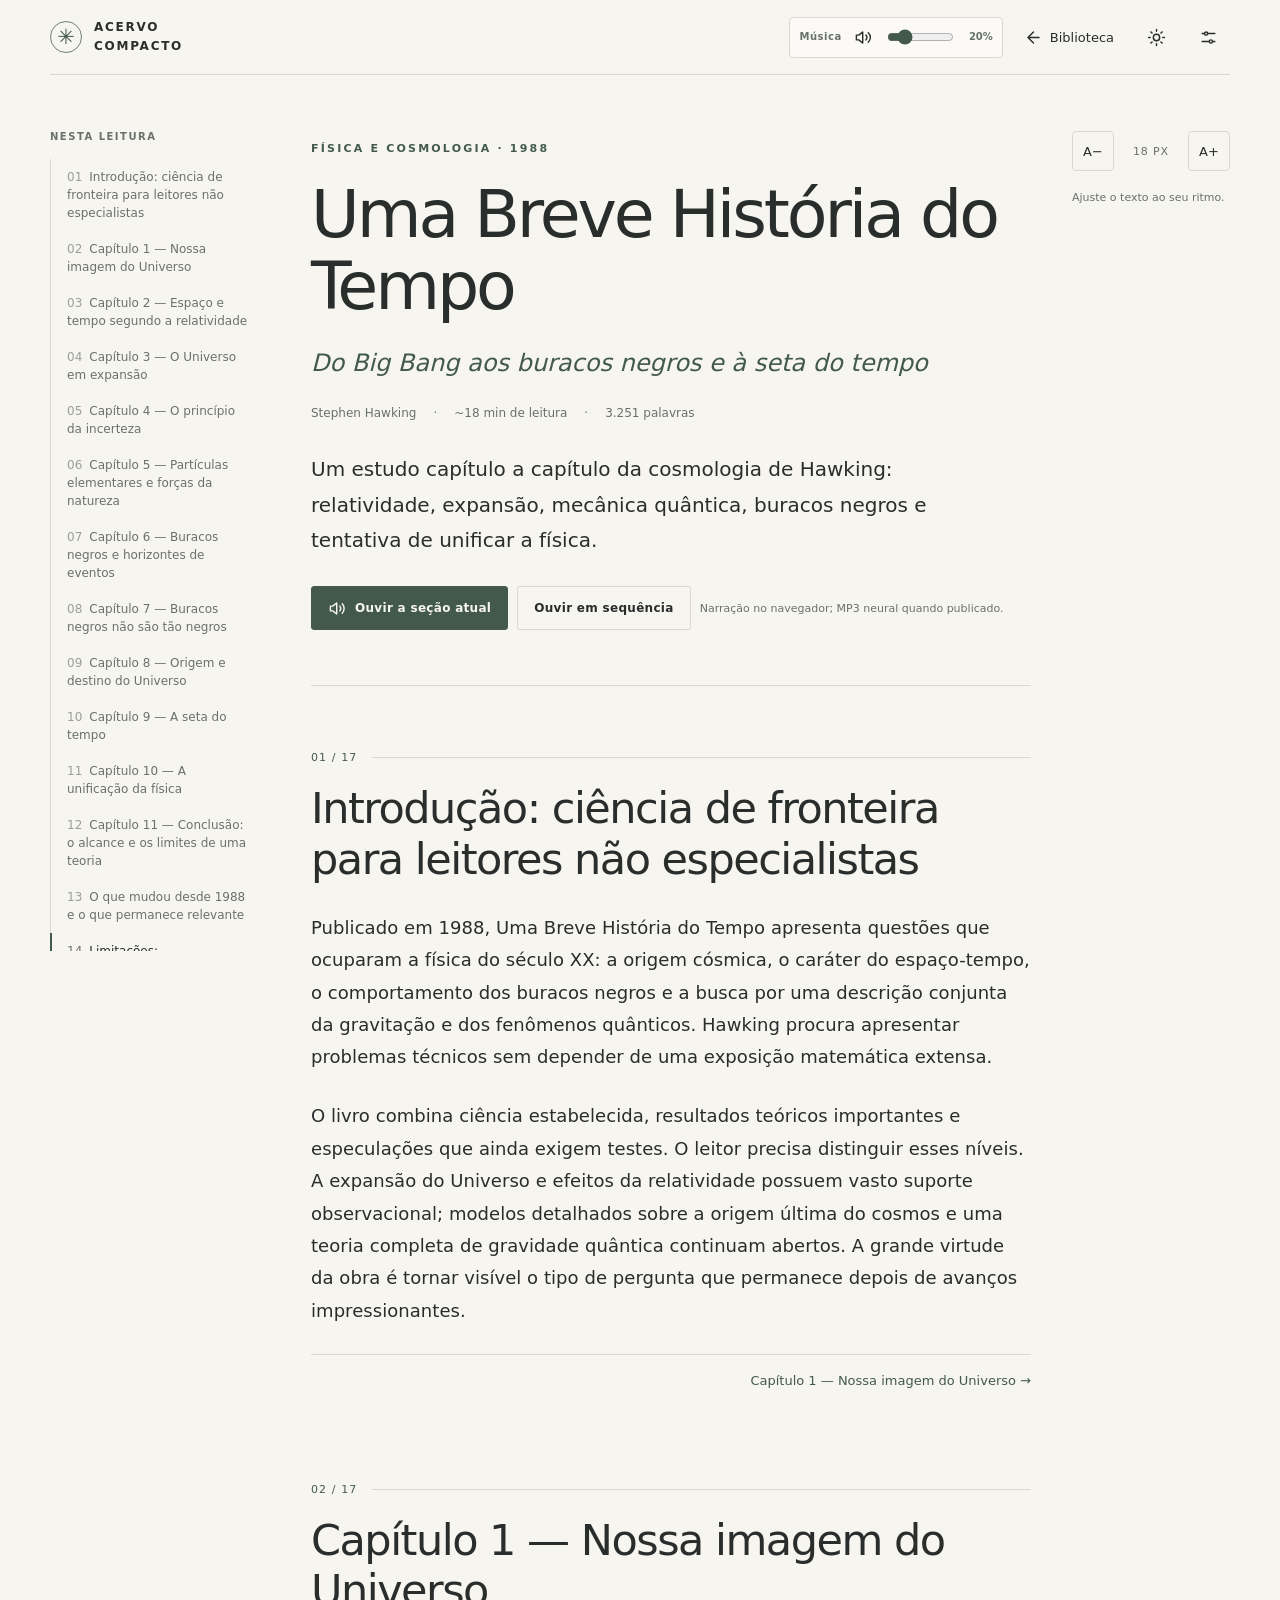
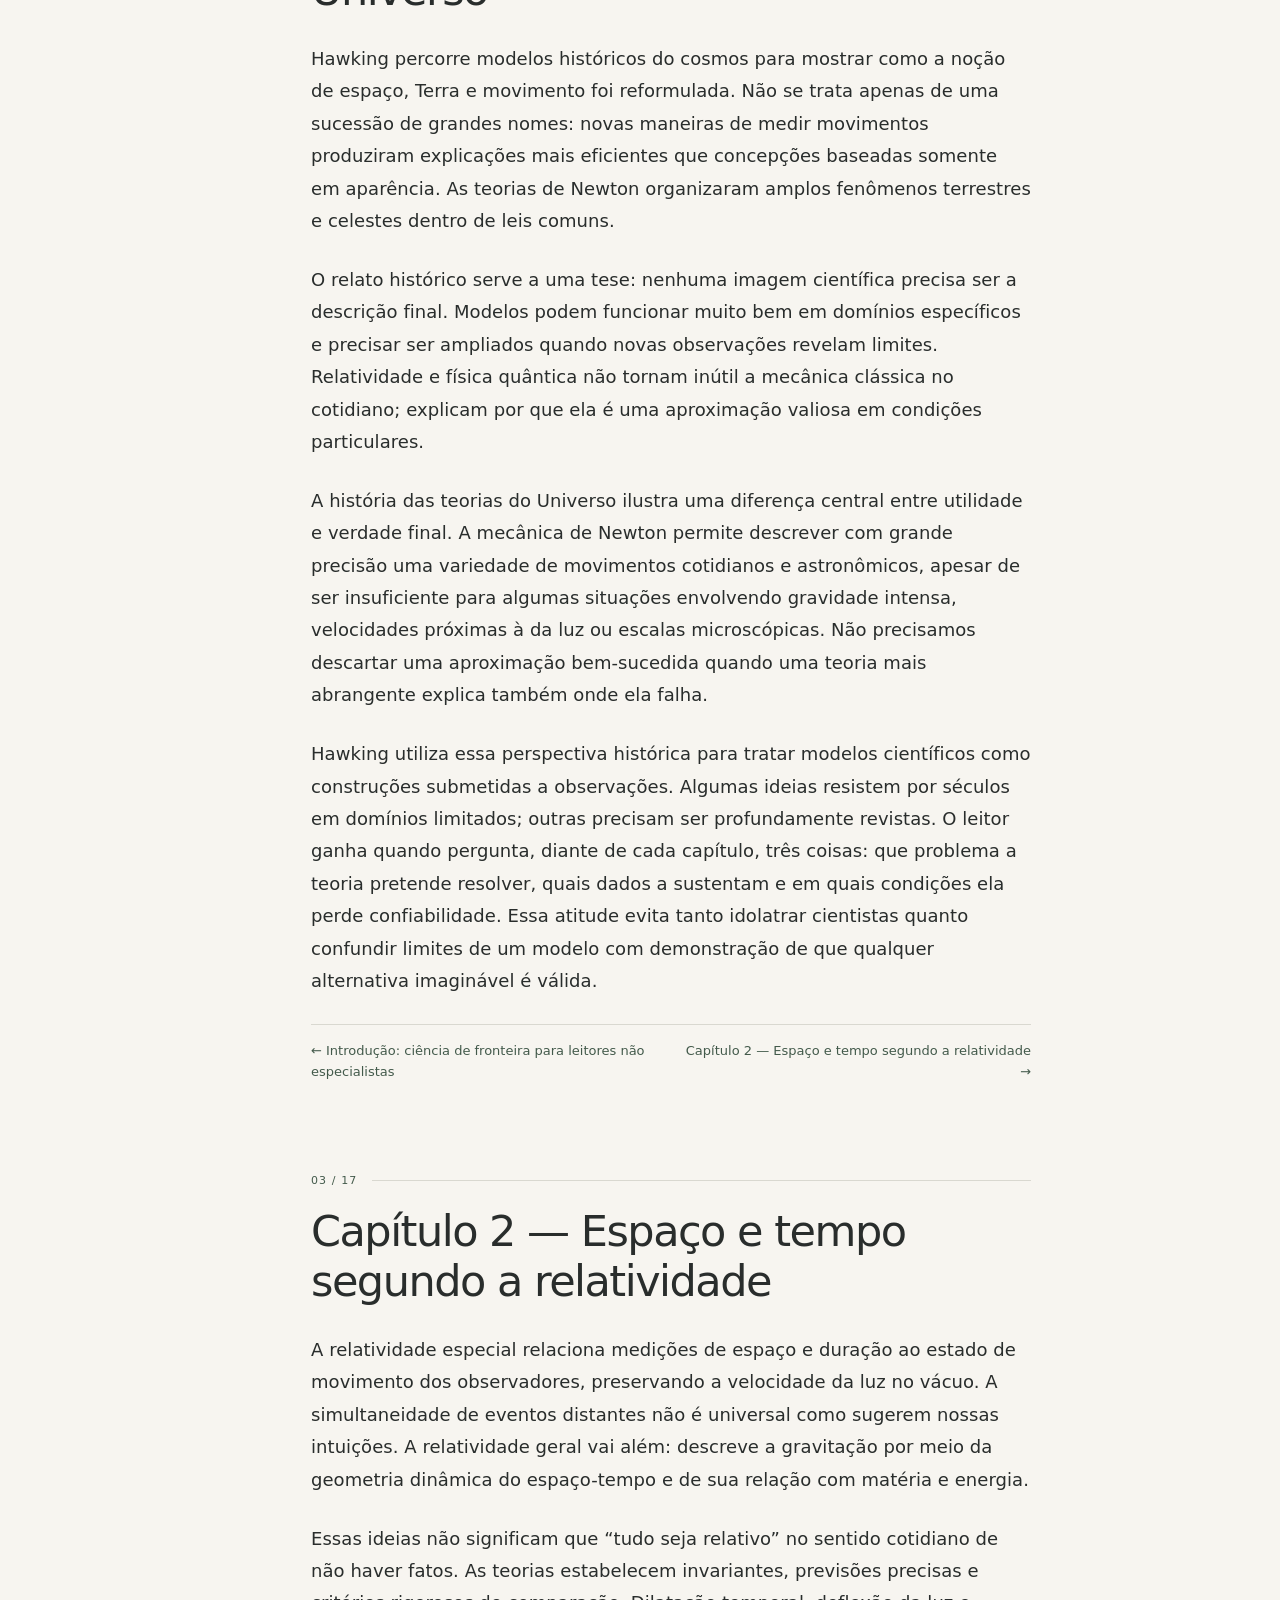
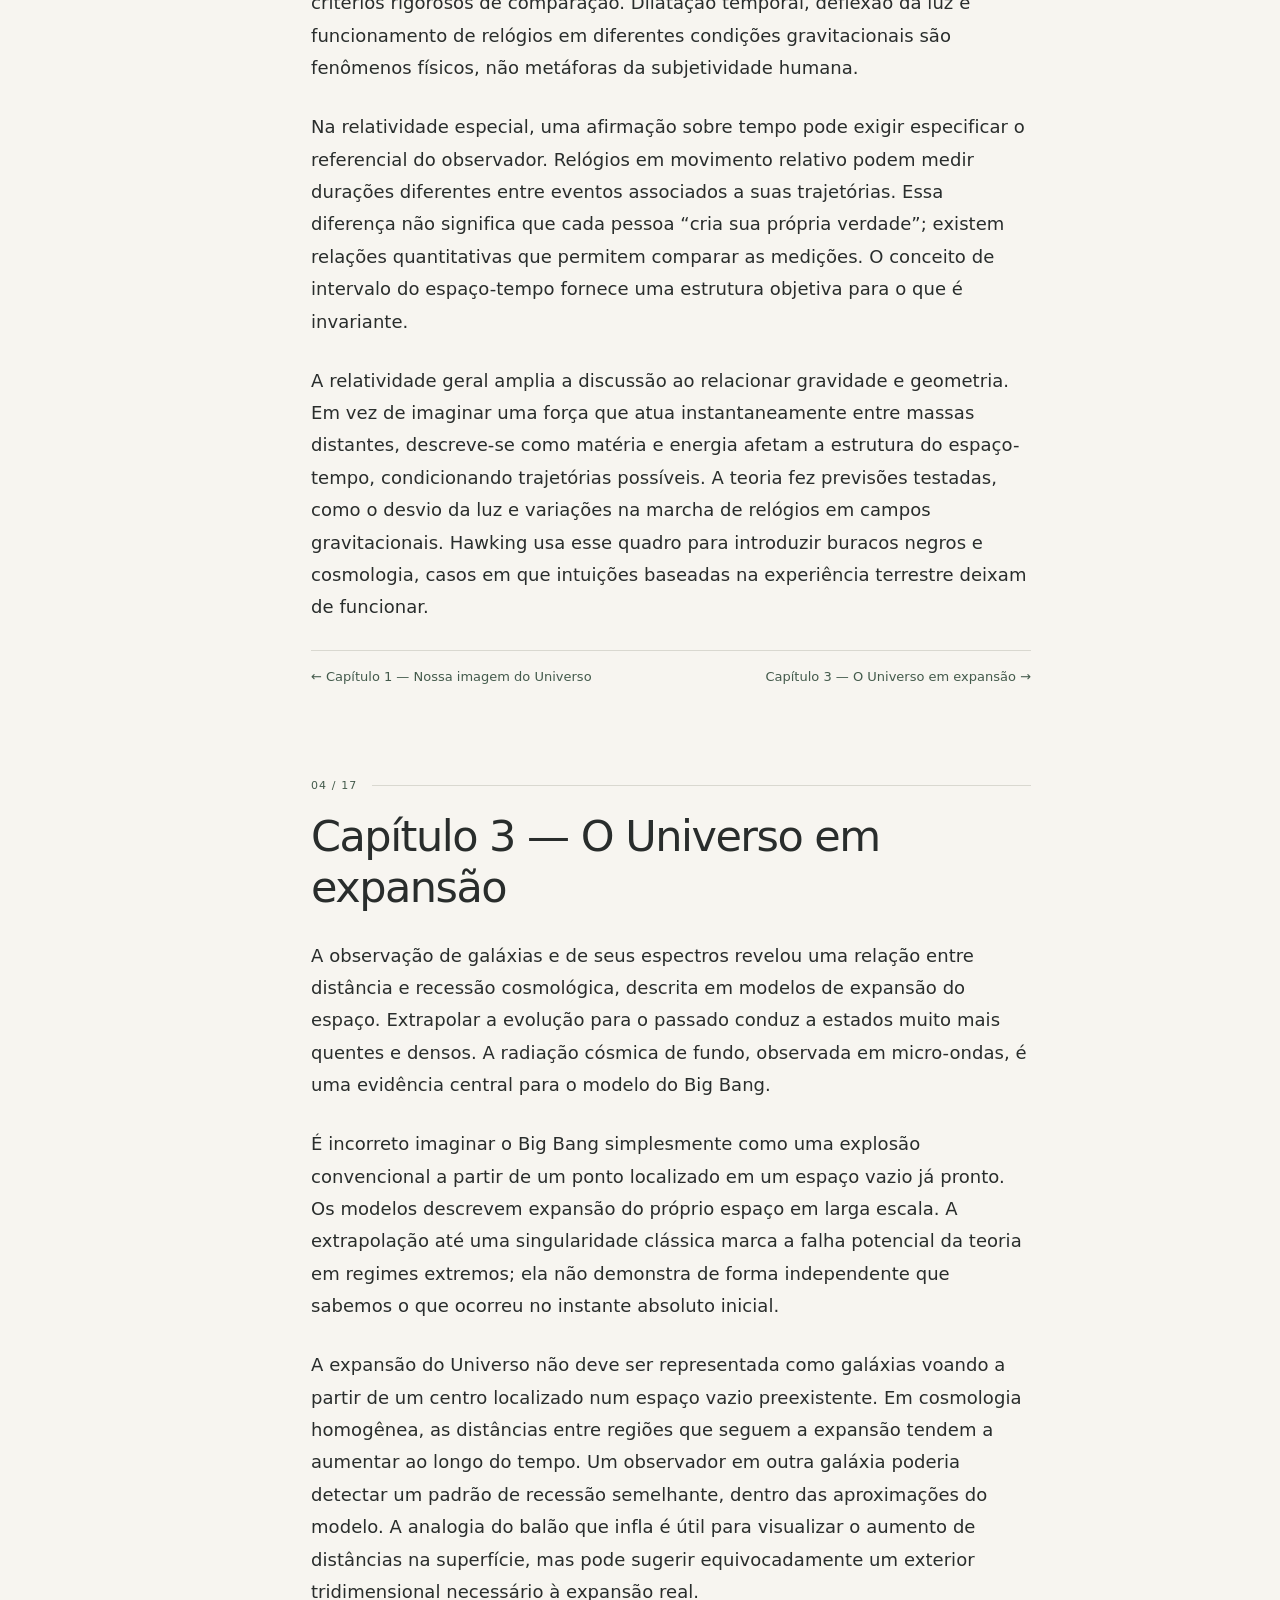
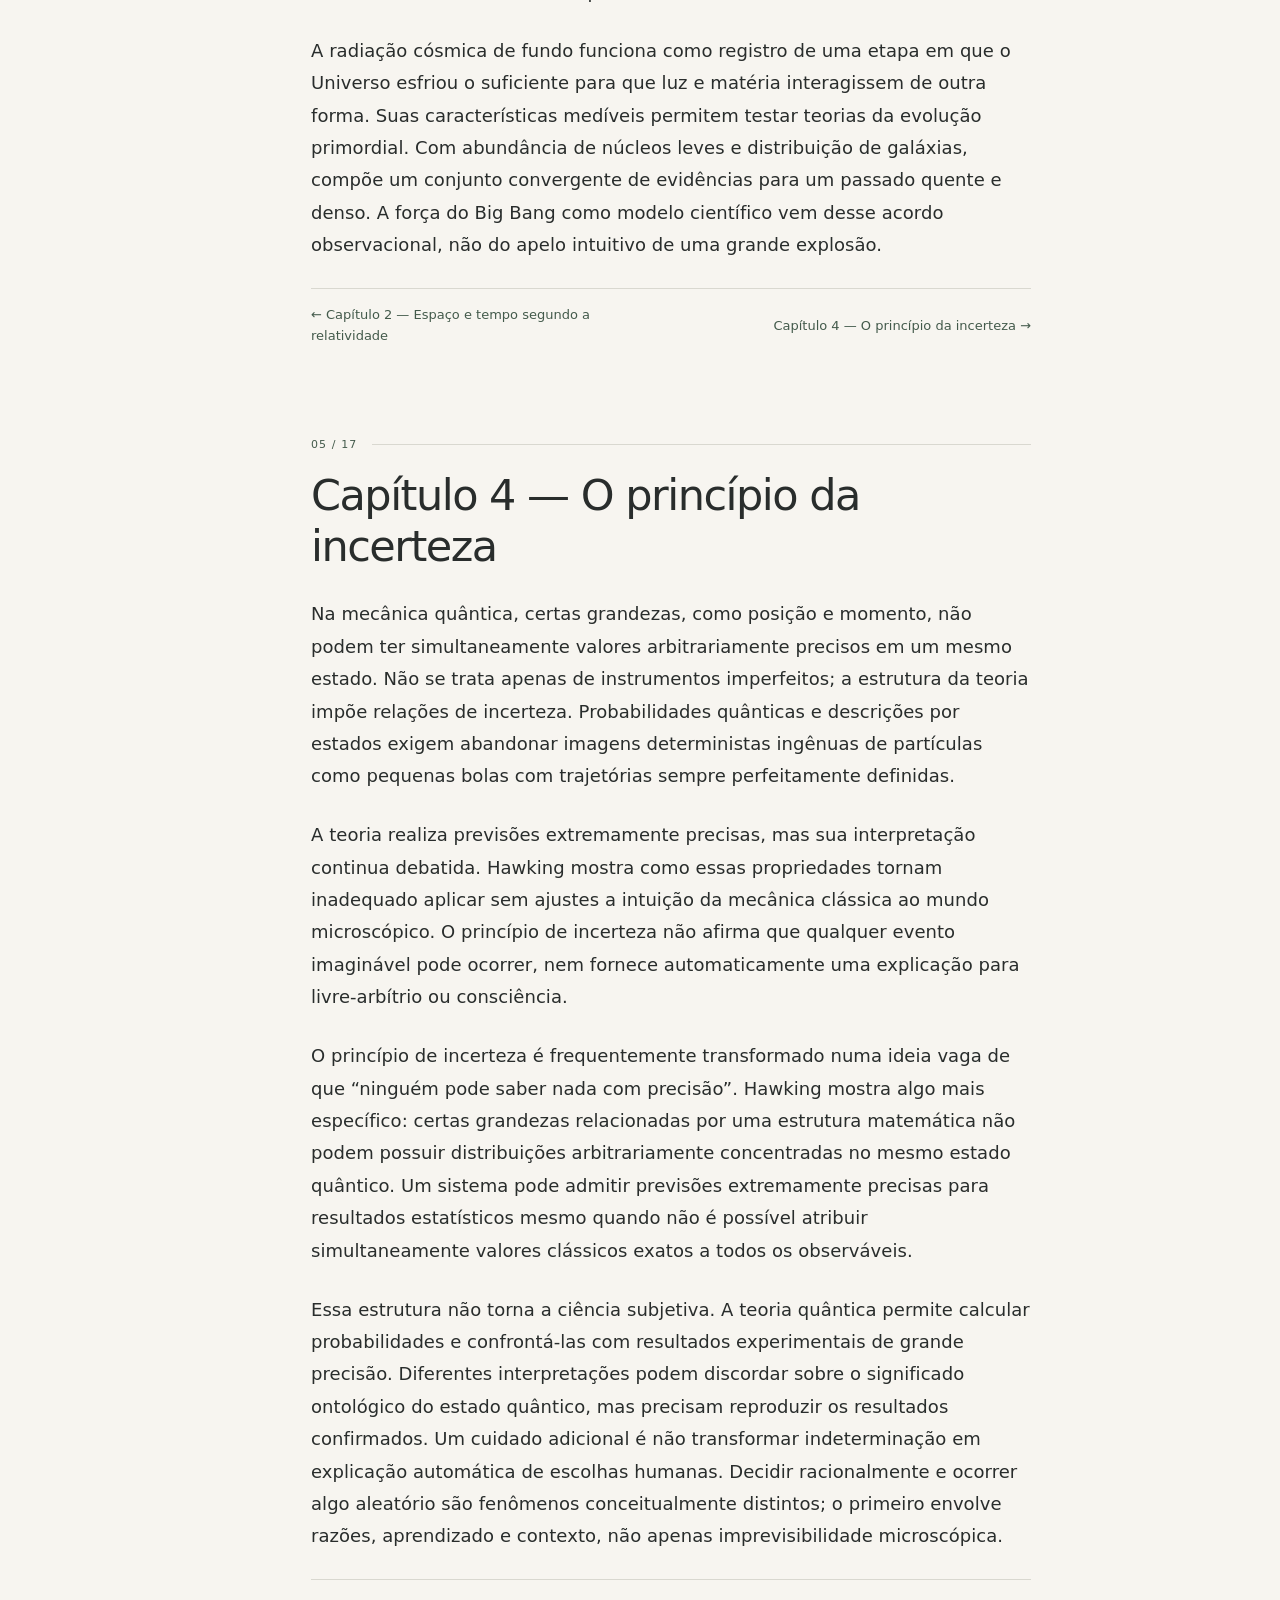
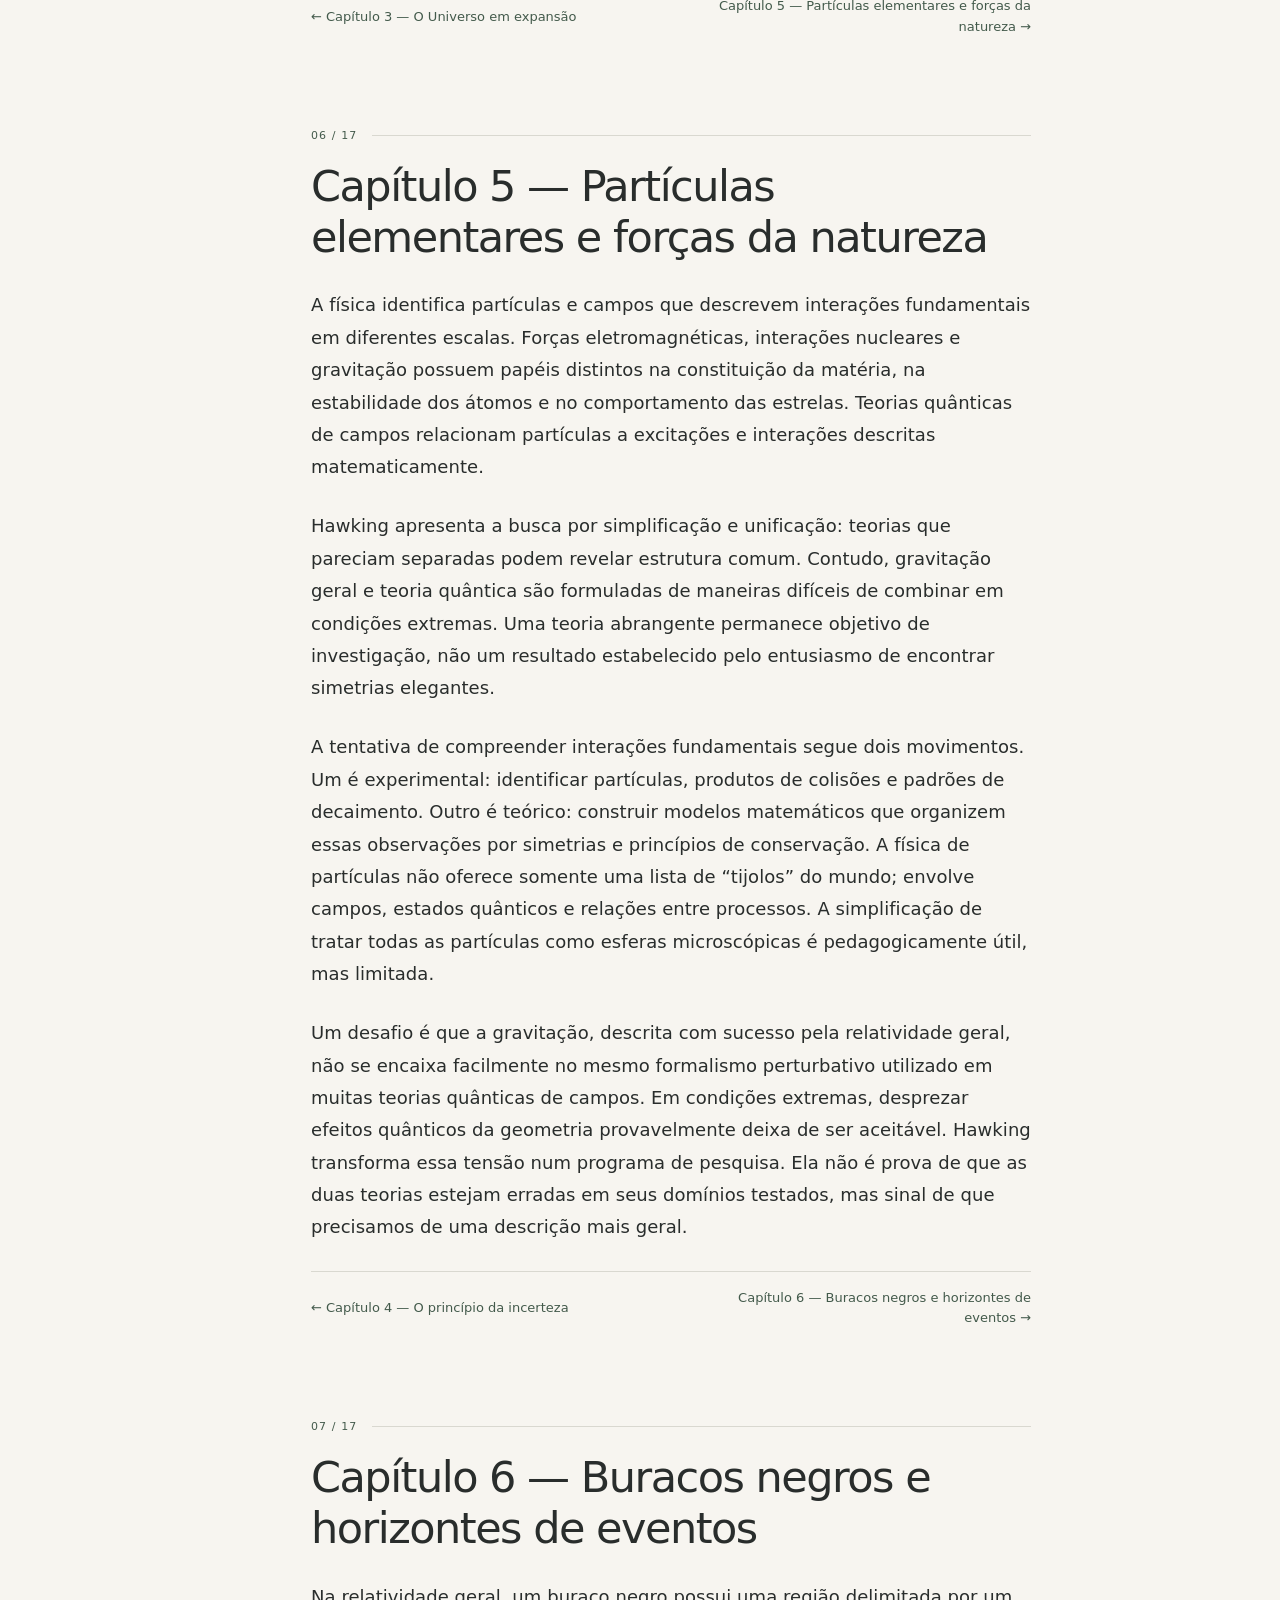
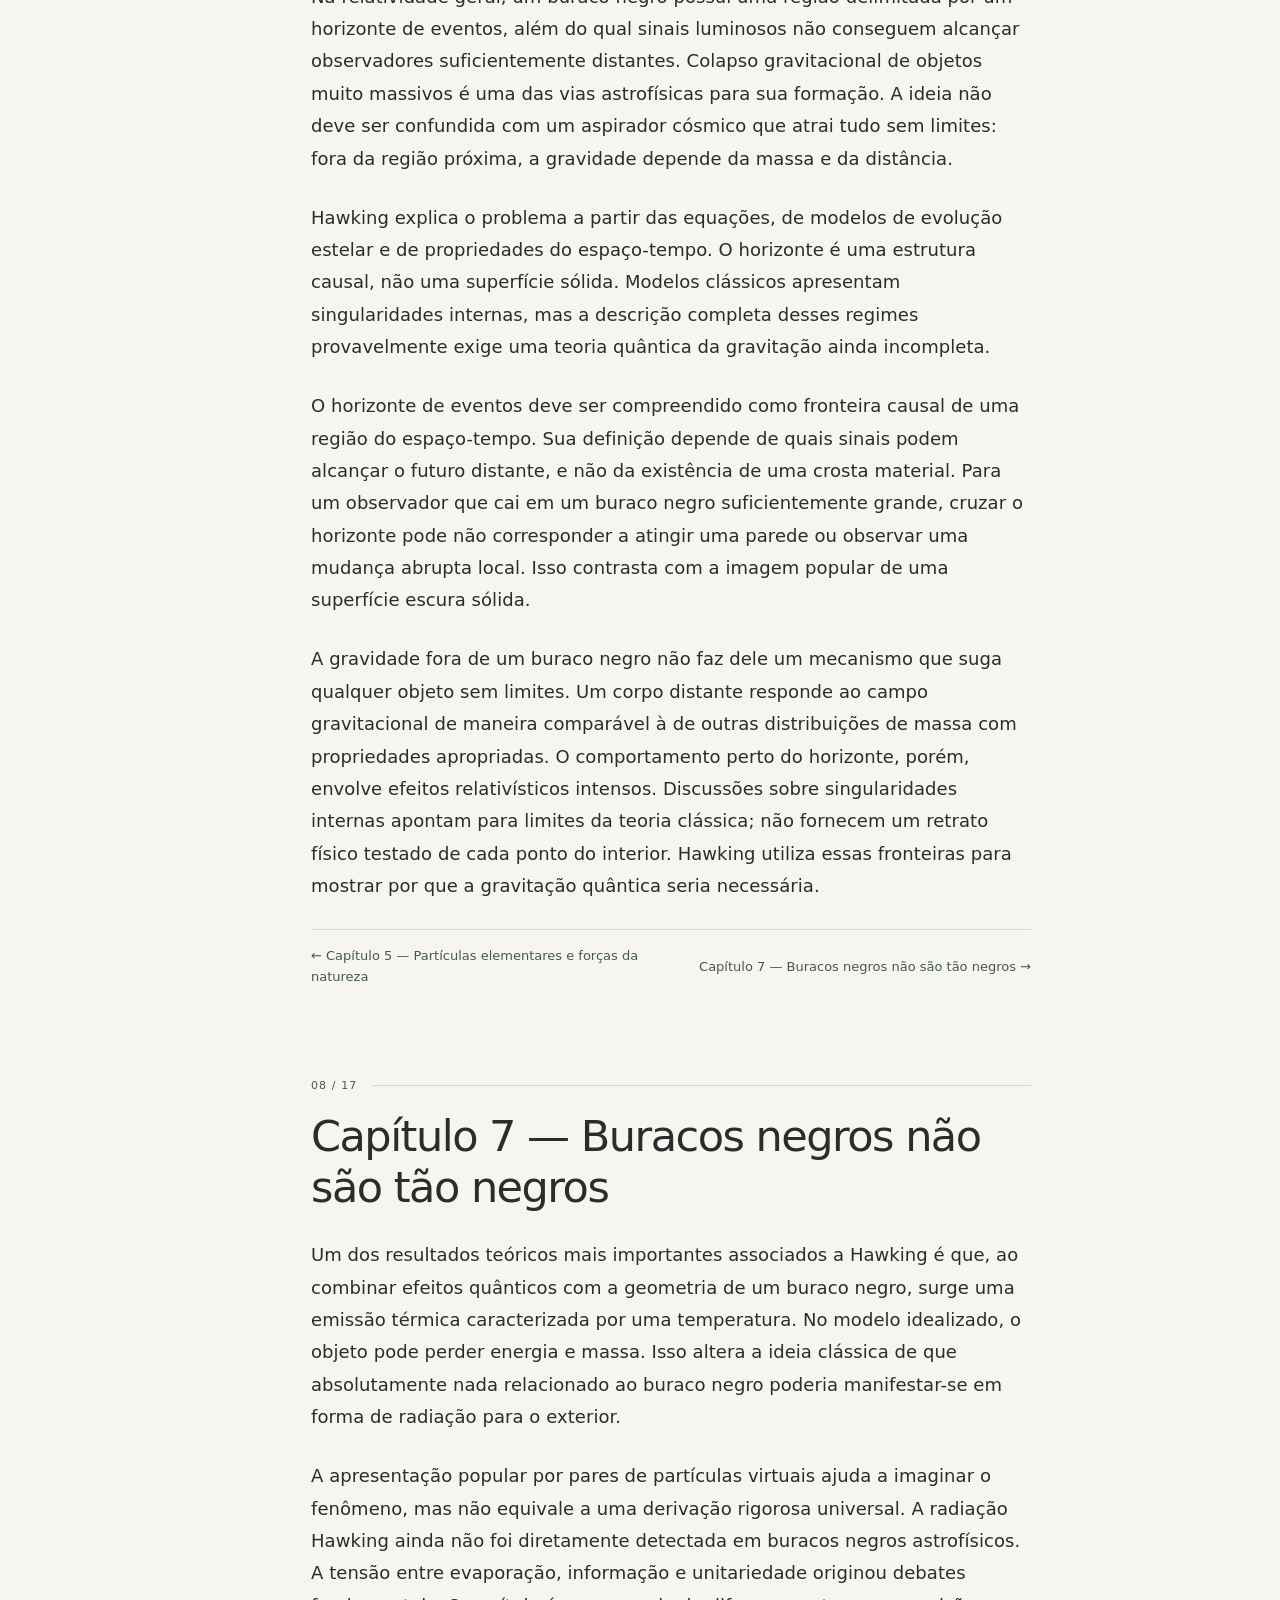
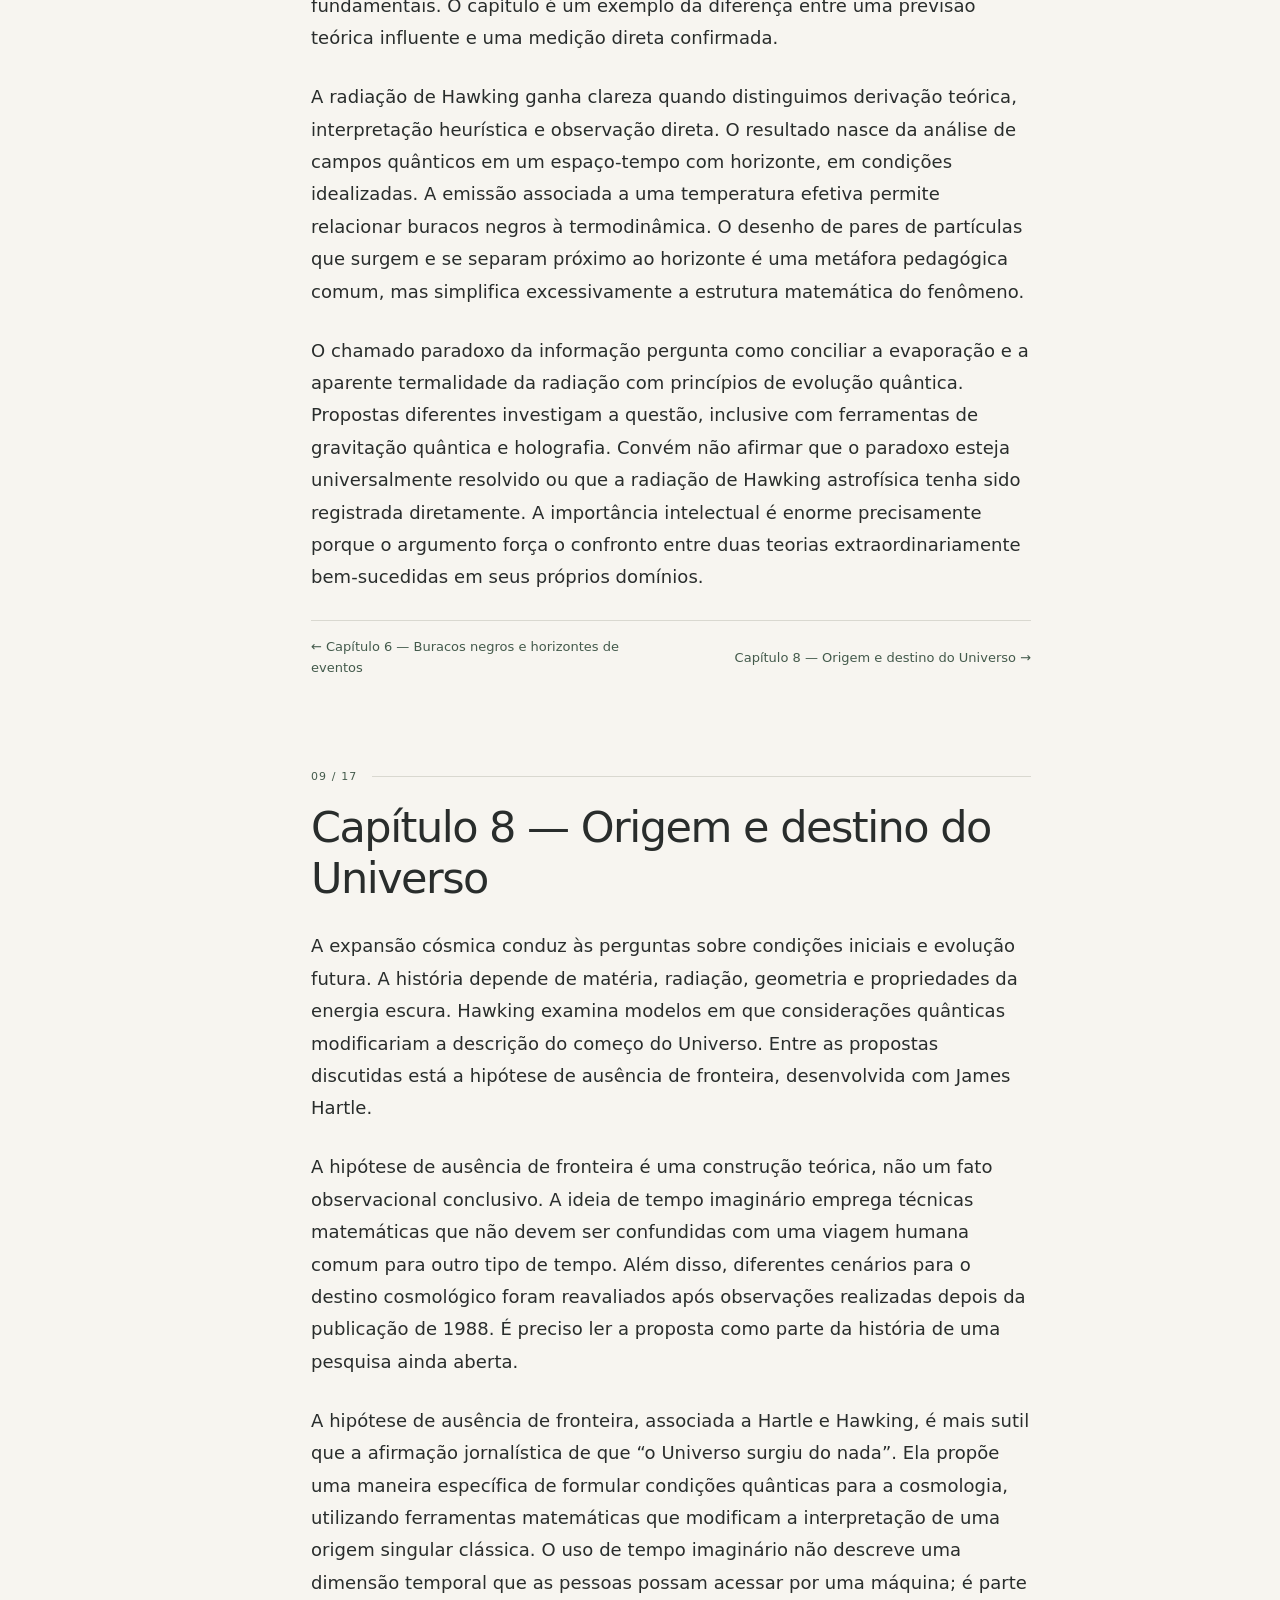
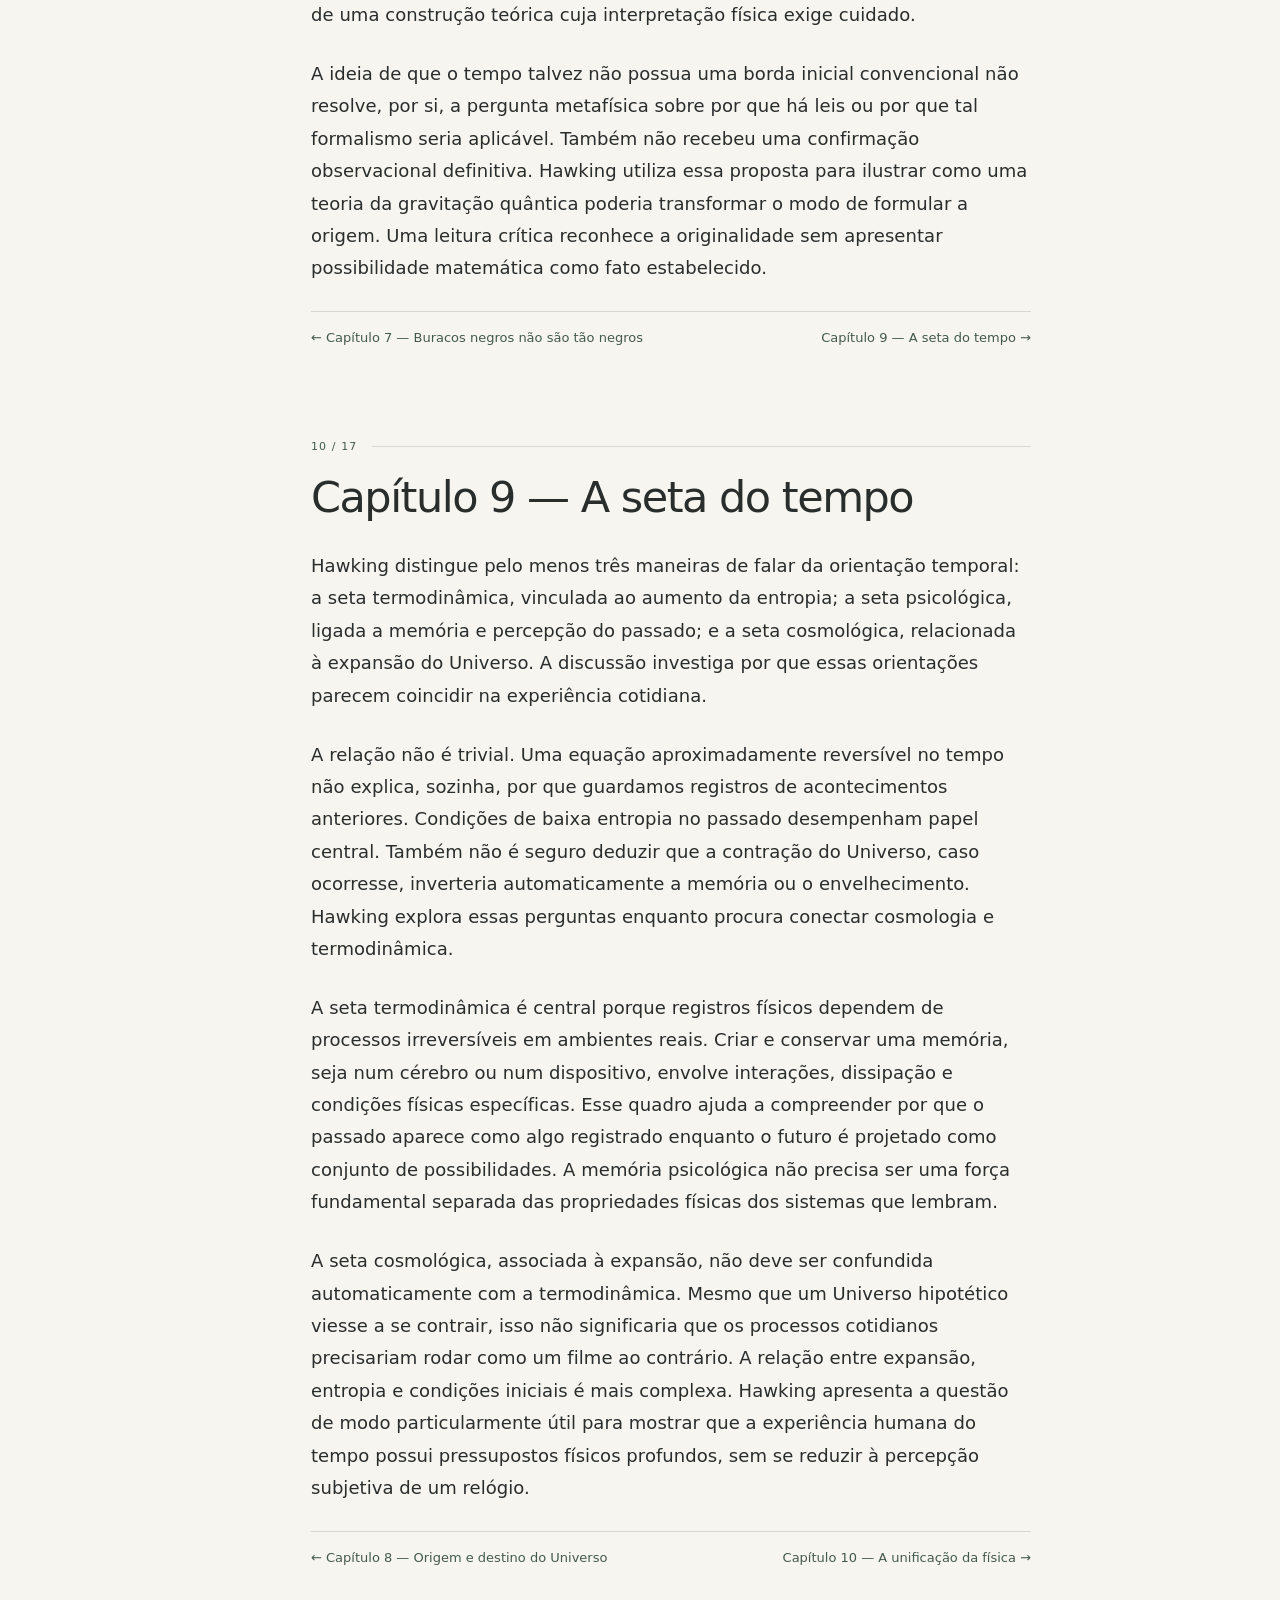
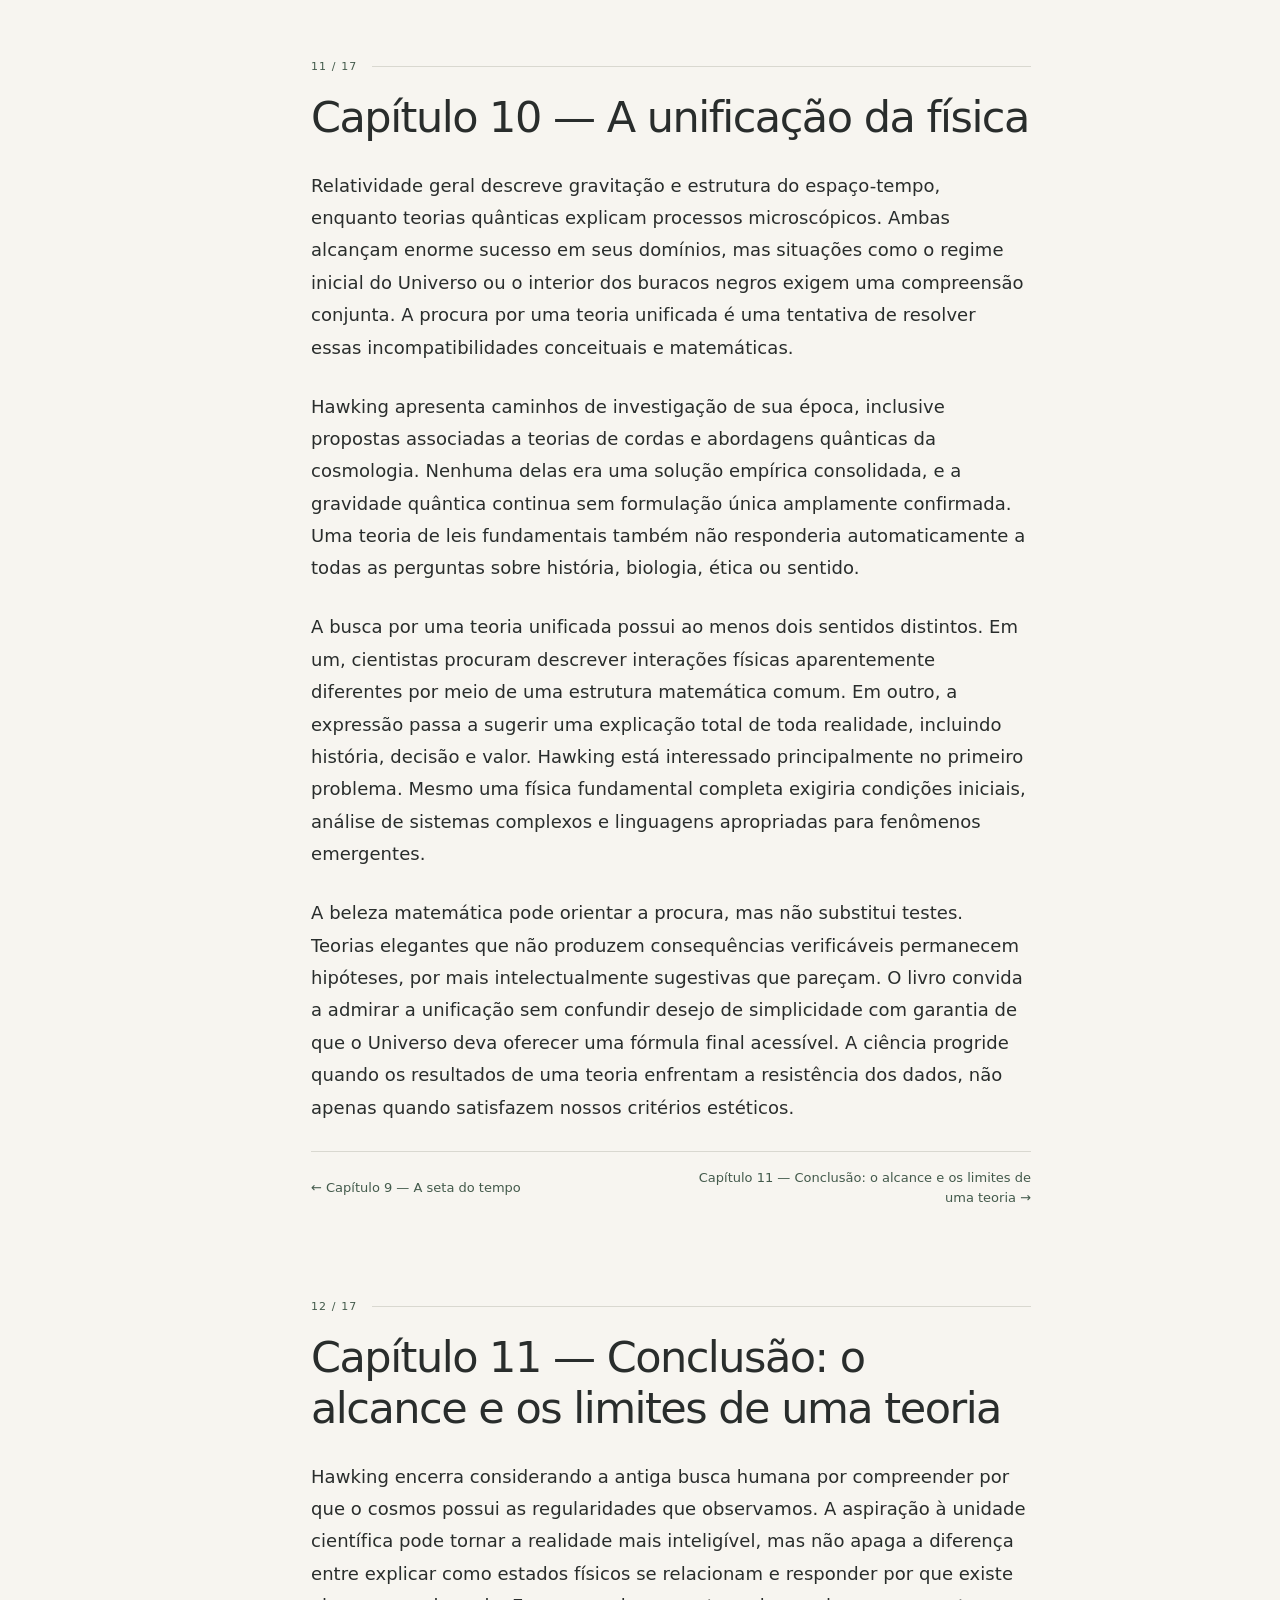
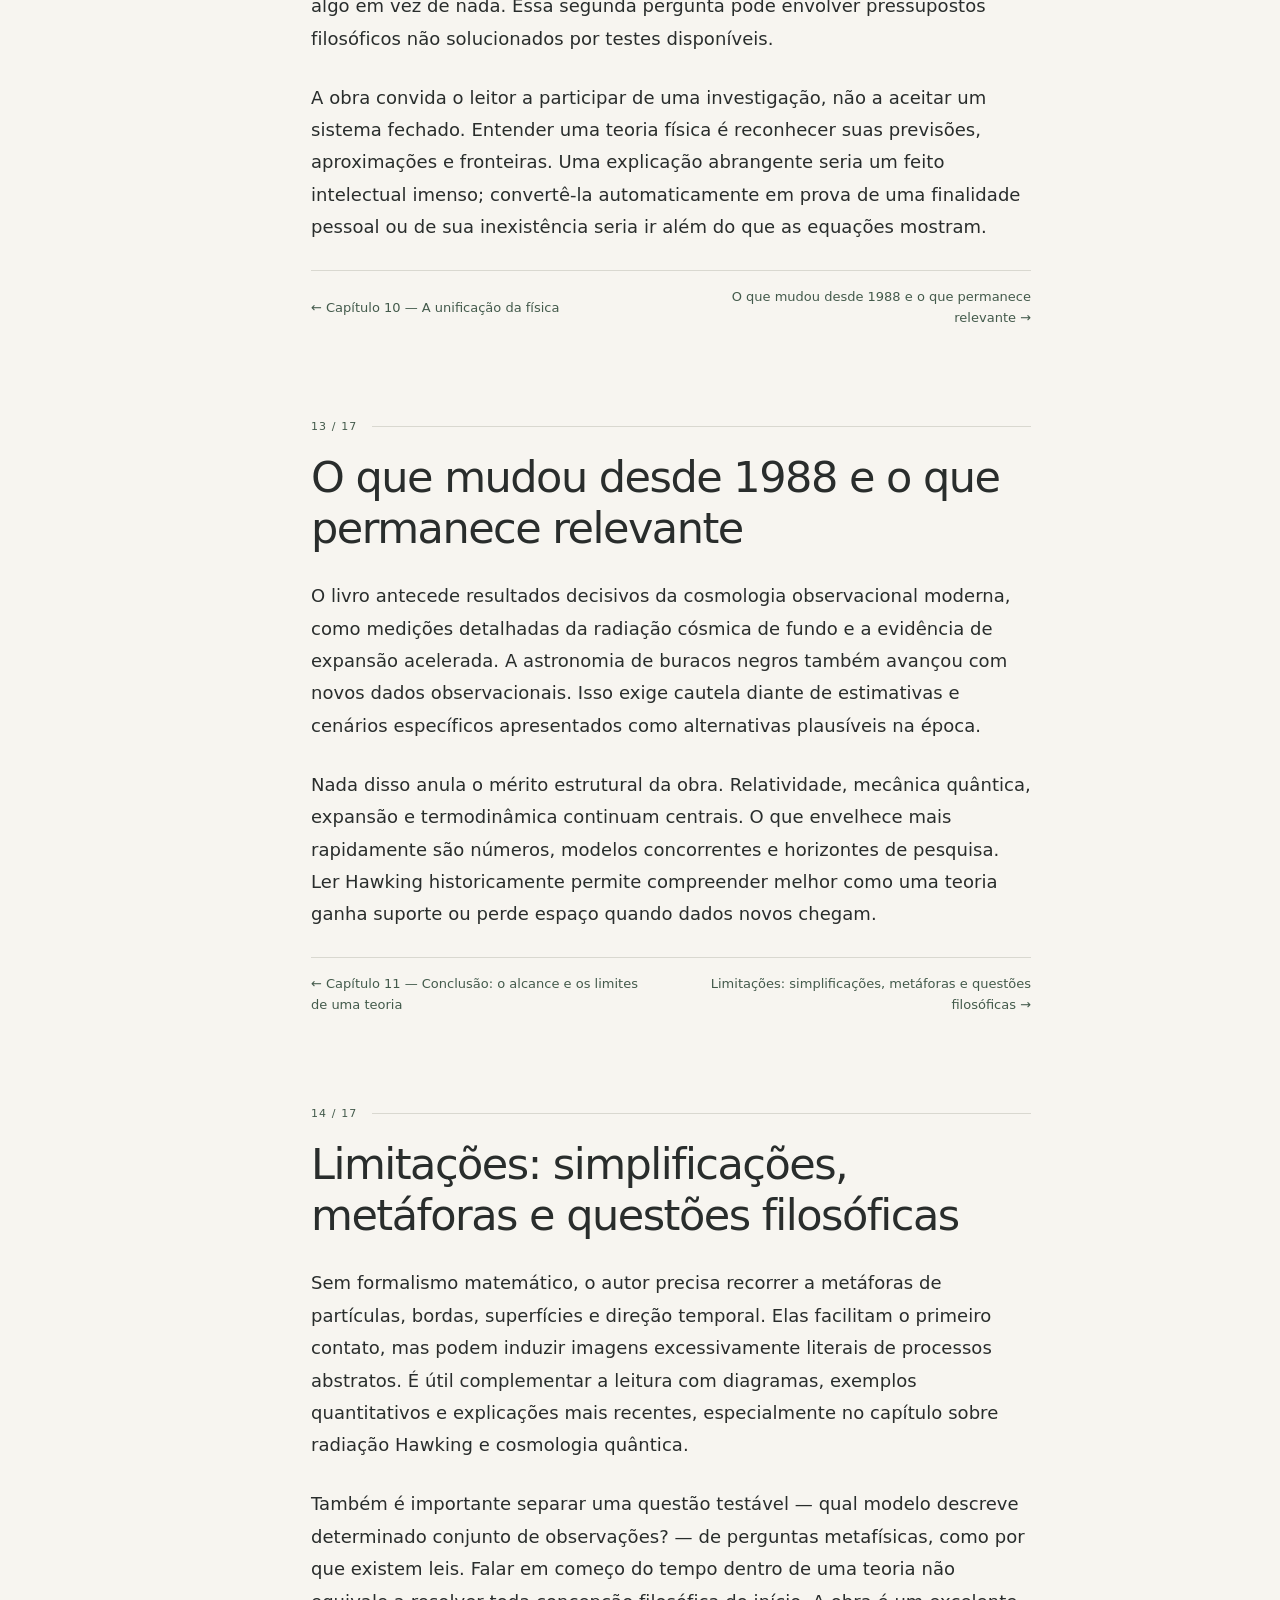
<file: livros/uma-breve-historia-do-tempo/index.html>
<!DOCTYPE html><html lang="pt-BR"><head><meta charset="utf-8"><meta name="viewport" content="width=device-width,initial-scale=1"><meta name="color-scheme" content="light dark"><meta name="application-name" content="Acervo Compacto"><meta name="theme-color" content="#F7F5F0"><meta name="description" content="Um estudo capítulo a capítulo da cosmologia de Hawking: relatividade, expansão, mecânica quântica, buracos negros e tentativa de unificar a física."><title>Uma Breve História do Tempo · Acervo Compacto</title><link rel="icon" type="image/svg+xml" href="../../assets/images/favicon.svg"><link rel="stylesheet" href="../../assets/css/styles.css"><script>try{const t=JSON.parse(localStorage.getItem('biblioteca.existencia.v1.preferences')||'{}').theme;document.documentElement.dataset.theme=t==='dark'||(t!=='light'&&matchMedia('(prefers-color-scheme:dark)').matches)?'dark':'light'}catch(e){document.documentElement.dataset.theme=matchMedia('(prefers-color-scheme:dark)').matches?'dark':'light'}</script></head><body data-page="reader" data-book="uma-breve-historia-do-tempo"><a class="skip-link" href="#content">Ir para o texto</a><div class="reading-meter" aria-hidden="true"><span data-reading-meter></span></div><div class="storage-warning" role="status"></div><header class="topbar wrap reader-header">
<a class="masthead" href="../../index.html" aria-label="Acervo Compacto — Início"><span class="brand-symbol" aria-hidden="true">✳</span><span class="brand-name">Acervo<br>Compacto</span></a>
<nav class="top-actions" aria-label="Ações gerais"><a class="text-button" href="../../index.html"><svg aria-hidden="true" viewBox="0 0 24 24" width="19" height="19" fill="none" stroke="currentColor" stroke-width="1.8" stroke-linecap="round" stroke-linejoin="round"><path d="m12 19-7-7 7-7M5 12h14"/></svg><span class="hide-small">Biblioteca</span></a><button type="button" class="icon-button" data-theme-toggle aria-label="Alternar tema" title="Alternar tema"><svg aria-hidden="true" viewBox="0 0 24 24" width="19" height="19" fill="none" stroke="currentColor" stroke-width="1.8" stroke-linecap="round" stroke-linejoin="round"><circle cx="12" cy="12" r="4"/><path d="M12 2v2m0 16v2M4.9 4.9l1.5 1.5m11.2 11.2 1.5 1.5M2 12h2m16 0h2M4.9 19.1l1.5-1.5M17.6 6.4l1.5-1.5"/></svg></button><button type="button" class="icon-button" data-open-settings aria-label="Preferências" title="Preferências"><svg aria-hidden="true" viewBox="0 0 24 24" width="19" height="19" fill="none" stroke="currentColor" stroke-width="1.8" stroke-linecap="round" stroke-linejoin="round"><path d="M4 7h16M4 17h16"/><circle cx="9" cy="7" r="2" fill="var(--bg)"/><circle cx="15" cy="17" r="2" fill="var(--bg)"/></svg></button></nav></header><div class="reader-shell wrap"><aside class="reader-sidebar" aria-label="Sumário da obra"><p class="toc-title">Nesta leitura</p><ol class="toc-list"><li><a href="#contexto"><span class="chapter-no">01</span>Introdução: ciência de fronteira para leitores não especialistas</a></li><li><a href="#imagem"><span class="chapter-no">02</span>Capítulo 1 — Nossa imagem do Universo</a></li><li><a href="#espaco"><span class="chapter-no">03</span>Capítulo 2 — Espaço e tempo segundo a relatividade</a></li><li><a href="#expansao"><span class="chapter-no">04</span>Capítulo 3 — O Universo em expansão</a></li><li><a href="#incerteza"><span class="chapter-no">05</span>Capítulo 4 — O princípio da incerteza</a></li><li><a href="#particulas"><span class="chapter-no">06</span>Capítulo 5 — Partículas elementares e forças da natureza</a></li><li><a href="#buracos"><span class="chapter-no">07</span>Capítulo 6 — Buracos negros e horizontes de eventos</a></li><li><a href="#radiacao"><span class="chapter-no">08</span>Capítulo 7 — Buracos negros não são tão negros</a></li><li><a href="#origem"><span class="chapter-no">09</span>Capítulo 8 — Origem e destino do Universo</a></li><li><a href="#seta"><span class="chapter-no">10</span>Capítulo 9 — A seta do tempo</a></li><li><a href="#unificacao"><span class="chapter-no">11</span>Capítulo 10 — A unificação da física</a></li><li><a href="#conclusao"><span class="chapter-no">12</span>Capítulo 11 — Conclusão: o alcance e os limites de uma teoria</a></li><li><a href="#atualizacao"><span class="chapter-no">13</span>O que mudou desde 1988 e o que permanece relevante</a></li><li><a href="#criticas"><span class="chapter-no">14</span>Limitações: simplificações, metáforas e questões filosóficas</a></li><li><a href="#conexoes"><span class="chapter-no">15</span>Conexões com os outros títulos</a></li><li><a href="#perguntas"><span class="chapter-no">16</span>Oito perguntas para reflexão</a></li><li><a href="#sintese"><span class="chapter-no">17</span>Síntese das cinco ideias centrais</a></li></ol></aside><div class="reader-tools" aria-label="Controles de leitura"><div class="tool-group"><button type="button" class="tool-button" data-font-down aria-label="Diminuir fonte">A−</button><span data-font-current class="tool-label">18 px</span><button type="button" class="tool-button" data-font-up aria-label="Aumentar fonte">A+</button></div><div class="tool-note">Ajuste o texto ao seu ritmo.</div></div><main id="content" class="reader-main"><article><header class="book-intro"><span class="eyebrow">Física e cosmologia · 1988</span><h1>Uma Breve História do Tempo</h1><p class="subtitle">Do Big Bang aos buracos negros e à seta do tempo</p><div class="intro-meta"><span>Stephen Hawking</span><span>~18 min de leitura</span><span>3.251 palavras</span></div><p class="intro-lede">Um estudo capítulo a capítulo da cosmologia de Hawking: relatividade, expansão, mecânica quântica, buracos negros e tentativa de unificar a física.</p><div class="speech-launch"><button type="button" class="solid-action" data-speech-section><svg aria-hidden="true" viewBox="0 0 24 24" width="19" height="19" fill="none" stroke="currentColor" stroke-width="1.8" stroke-linecap="round" stroke-linejoin="round"><path d="M11 5 6 9H3v6h3l5 4V5Zm4 4a5 5 0 0 1 0 6m3-9a9 9 0 0 1 0 12"/></svg> Ouvir a seção atual</button><button type="button" class="outline-action" data-speech-all>Ouvir em sequência</button><span class="voice-hint">Narração no navegador; MP3 neural quando publicado.</span></div><div class="resume-alert" data-resume-alert><strong>Última leitura: <span data-resume-percent>0%</span>.</strong><button type="button" class="small-link" data-resume-button style="border:0;border-bottom:1px solid currentColor;background:transparent;cursor:pointer">Ir ao ponto salvo</button></div></header><details class="mobile-toc"><summary>Sumário · 17 seções</summary><ol class="toc-list"><li><a href="#contexto"><span class="chapter-no">01</span>Introdução: ciência de fronteira para leitores não especialistas</a></li><li><a href="#imagem"><span class="chapter-no">02</span>Capítulo 1 — Nossa imagem do Universo</a></li><li><a href="#espaco"><span class="chapter-no">03</span>Capítulo 2 — Espaço e tempo segundo a relatividade</a></li><li><a href="#expansao"><span class="chapter-no">04</span>Capítulo 3 — O Universo em expansão</a></li><li><a href="#incerteza"><span class="chapter-no">05</span>Capítulo 4 — O princípio da incerteza</a></li><li><a href="#particulas"><span class="chapter-no">06</span>Capítulo 5 — Partículas elementares e forças da natureza</a></li><li><a href="#buracos"><span class="chapter-no">07</span>Capítulo 6 — Buracos negros e horizontes de eventos</a></li><li><a href="#radiacao"><span class="chapter-no">08</span>Capítulo 7 — Buracos negros não são tão negros</a></li><li><a href="#origem"><span class="chapter-no">09</span>Capítulo 8 — Origem e destino do Universo</a></li><li><a href="#seta"><span class="chapter-no">10</span>Capítulo 9 — A seta do tempo</a></li><li><a href="#unificacao"><span class="chapter-no">11</span>Capítulo 10 — A unificação da física</a></li><li><a href="#conclusao"><span class="chapter-no">12</span>Capítulo 11 — Conclusão: o alcance e os limites de uma teoria</a></li><li><a href="#atualizacao"><span class="chapter-no">13</span>O que mudou desde 1988 e o que permanece relevante</a></li><li><a href="#criticas"><span class="chapter-no">14</span>Limitações: simplificações, metáforas e questões filosóficas</a></li><li><a href="#conexoes"><span class="chapter-no">15</span>Conexões com os outros títulos</a></li><li><a href="#perguntas"><span class="chapter-no">16</span>Oito perguntas para reflexão</a></li><li><a href="#sintese"><span class="chapter-no">17</span>Síntese das cinco ideias centrais</a></li></ol></details><section id="contexto" class="reading-section" data-chapter aria-labelledby="heading-contexto"><div class="section-top"><span class="section-index">01 / 17</span><span class="section-rule"></span></div><h2 id="heading-contexto">Introdução: ciência de fronteira para leitores não especialistas</h2><div class="reading-body"><p id="contexto-1" data-readable>Publicado em 1988, Uma Breve História do Tempo apresenta questões que ocuparam a física do século XX: a origem cósmica, o caráter do espaço-tempo, o comportamento dos buracos negros e a busca por uma descrição conjunta da gravitação e dos fenômenos quânticos. Hawking procura apresentar problemas técnicos sem depender de uma exposição matemática extensa.</p><p id="contexto-2" data-readable>O livro combina ciência estabelecida, resultados teóricos importantes e especulações que ainda exigem testes. O leitor precisa distinguir esses níveis. A expansão do Universo e efeitos da relatividade possuem vasto suporte observacional; modelos detalhados sobre a origem última do cosmos e uma teoria completa de gravidade quântica continuam abertos. A grande virtude da obra é tornar visível o tipo de pergunta que permanece depois de avanços impressionantes.</p></div><nav class="section-nav" aria-label="Navegação entre seções"><a href="#imagem">Capítulo 1 — Nossa imagem do Universo →</a></nav></section>
<section id="imagem" class="reading-section" data-chapter aria-labelledby="heading-imagem"><div class="section-top"><span class="section-index">02 / 17</span><span class="section-rule"></span></div><h2 id="heading-imagem">Capítulo 1 — Nossa imagem do Universo</h2><div class="reading-body"><p id="imagem-1" data-readable>Hawking percorre modelos históricos do cosmos para mostrar como a noção de espaço, Terra e movimento foi reformulada. Não se trata apenas de uma sucessão de grandes nomes: novas maneiras de medir movimentos produziram explicações mais eficientes que concepções baseadas somente em aparência. As teorias de Newton organizaram amplos fenômenos terrestres e celestes dentro de leis comuns.</p><p id="imagem-2" data-readable>O relato histórico serve a uma tese: nenhuma imagem científica precisa ser a descrição final. Modelos podem funcionar muito bem em domínios específicos e precisar ser ampliados quando novas observações revelam limites. Relatividade e física quântica não tornam inútil a mecânica clássica no cotidiano; explicam por que ela é uma aproximação valiosa em condições particulares.</p><p id="imagem-extra-1" data-readable>A história das teorias do Universo ilustra uma diferença central entre utilidade e verdade final. A mecânica de Newton permite descrever com grande precisão uma variedade de movimentos cotidianos e astronômicos, apesar de ser insuficiente para algumas situações envolvendo gravidade intensa, velocidades próximas à da luz ou escalas microscópicas. Não precisamos descartar uma aproximação bem-sucedida quando uma teoria mais abrangente explica também onde ela falha.</p><p id="imagem-extra-2" data-readable>Hawking utiliza essa perspectiva histórica para tratar modelos científicos como construções submetidas a observações. Algumas ideias resistem por séculos em domínios limitados; outras precisam ser profundamente revistas. O leitor ganha quando pergunta, diante de cada capítulo, três coisas: que problema a teoria pretende resolver, quais dados a sustentam e em quais condições ela perde confiabilidade. Essa atitude evita tanto idolatrar cientistas quanto confundir limites de um modelo com demonstração de que qualquer alternativa imaginável é válida.</p></div><nav class="section-nav" aria-label="Navegação entre seções"><a href="#contexto">← Introdução: ciência de fronteira para leitores não especialistas</a><a href="#espaco">Capítulo 2 — Espaço e tempo segundo a relatividade →</a></nav></section>
<section id="espaco" class="reading-section" data-chapter aria-labelledby="heading-espaco"><div class="section-top"><span class="section-index">03 / 17</span><span class="section-rule"></span></div><h2 id="heading-espaco">Capítulo 2 — Espaço e tempo segundo a relatividade</h2><div class="reading-body"><p id="espaco-1" data-readable>A relatividade especial relaciona medições de espaço e duração ao estado de movimento dos observadores, preservando a velocidade da luz no vácuo. A simultaneidade de eventos distantes não é universal como sugerem nossas intuições. A relatividade geral vai além: descreve a gravitação por meio da geometria dinâmica do espaço-tempo e de sua relação com matéria e energia.</p><p id="espaco-2" data-readable>Essas ideias não significam que “tudo seja relativo” no sentido cotidiano de não haver fatos. As teorias estabelecem invariantes, previsões precisas e critérios rigorosos de comparação. Dilatação temporal, deflexão da luz e funcionamento de relógios em diferentes condições gravitacionais são fenômenos físicos, não metáforas da subjetividade humana.</p><p id="espaco-extra-1" data-readable>Na relatividade especial, uma afirmação sobre tempo pode exigir especificar o referencial do observador. Relógios em movimento relativo podem medir durações diferentes entre eventos associados a suas trajetórias. Essa diferença não significa que cada pessoa “cria sua própria verdade”; existem relações quantitativas que permitem comparar as medições. O conceito de intervalo do espaço-tempo fornece uma estrutura objetiva para o que é invariante.</p><p id="espaco-extra-2" data-readable>A relatividade geral amplia a discussão ao relacionar gravidade e geometria. Em vez de imaginar uma força que atua instantaneamente entre massas distantes, descreve-se como matéria e energia afetam a estrutura do espaço-tempo, condicionando trajetórias possíveis. A teoria fez previsões testadas, como o desvio da luz e variações na marcha de relógios em campos gravitacionais. Hawking usa esse quadro para introduzir buracos negros e cosmologia, casos em que intuições baseadas na experiência terrestre deixam de funcionar.</p></div><nav class="section-nav" aria-label="Navegação entre seções"><a href="#imagem">← Capítulo 1 — Nossa imagem do Universo</a><a href="#expansao">Capítulo 3 — O Universo em expansão →</a></nav></section>
<section id="expansao" class="reading-section" data-chapter aria-labelledby="heading-expansao"><div class="section-top"><span class="section-index">04 / 17</span><span class="section-rule"></span></div><h2 id="heading-expansao">Capítulo 3 — O Universo em expansão</h2><div class="reading-body"><p id="expansao-1" data-readable>A observação de galáxias e de seus espectros revelou uma relação entre distância e recessão cosmológica, descrita em modelos de expansão do espaço. Extrapolar a evolução para o passado conduz a estados muito mais quentes e densos. A radiação cósmica de fundo, observada em micro-ondas, é uma evidência central para o modelo do Big Bang.</p><p id="expansao-2" data-readable>É incorreto imaginar o Big Bang simplesmente como uma explosão convencional a partir de um ponto localizado em um espaço vazio já pronto. Os modelos descrevem expansão do próprio espaço em larga escala. A extrapolação até uma singularidade clássica marca a falha potencial da teoria em regimes extremos; ela não demonstra de forma independente que sabemos o que ocorreu no instante absoluto inicial.</p><p id="expansao-extra-1" data-readable>A expansão do Universo não deve ser representada como galáxias voando a partir de um centro localizado num espaço vazio preexistente. Em cosmologia homogênea, as distâncias entre regiões que seguem a expansão tendem a aumentar ao longo do tempo. Um observador em outra galáxia poderia detectar um padrão de recessão semelhante, dentro das aproximações do modelo. A analogia do balão que infla é útil para visualizar o aumento de distâncias na superfície, mas pode sugerir equivocadamente um exterior tridimensional necessário à expansão real.</p><p id="expansao-extra-2" data-readable>A radiação cósmica de fundo funciona como registro de uma etapa em que o Universo esfriou o suficiente para que luz e matéria interagissem de outra forma. Suas características medíveis permitem testar teorias da evolução primordial. Com abundância de núcleos leves e distribuição de galáxias, compõe um conjunto convergente de evidências para um passado quente e denso. A força do Big Bang como modelo científico vem desse acordo observacional, não do apelo intuitivo de uma grande explosão.</p></div><nav class="section-nav" aria-label="Navegação entre seções"><a href="#espaco">← Capítulo 2 — Espaço e tempo segundo a relatividade</a><a href="#incerteza">Capítulo 4 — O princípio da incerteza →</a></nav></section>
<section id="incerteza" class="reading-section" data-chapter aria-labelledby="heading-incerteza"><div class="section-top"><span class="section-index">05 / 17</span><span class="section-rule"></span></div><h2 id="heading-incerteza">Capítulo 4 — O princípio da incerteza</h2><div class="reading-body"><p id="incerteza-1" data-readable>Na mecânica quântica, certas grandezas, como posição e momento, não podem ter simultaneamente valores arbitrariamente precisos em um mesmo estado. Não se trata apenas de instrumentos imperfeitos; a estrutura da teoria impõe relações de incerteza. Probabilidades quânticas e descrições por estados exigem abandonar imagens deterministas ingênuas de partículas como pequenas bolas com trajetórias sempre perfeitamente definidas.</p><p id="incerteza-2" data-readable>A teoria realiza previsões extremamente precisas, mas sua interpretação continua debatida. Hawking mostra como essas propriedades tornam inadequado aplicar sem ajustes a intuição da mecânica clássica ao mundo microscópico. O princípio de incerteza não afirma que qualquer evento imaginável pode ocorrer, nem fornece automaticamente uma explicação para livre-arbítrio ou consciência.</p><p id="incerteza-extra-1" data-readable>O princípio de incerteza é frequentemente transformado numa ideia vaga de que “ninguém pode saber nada com precisão”. Hawking mostra algo mais específico: certas grandezas relacionadas por uma estrutura matemática não podem possuir distribuições arbitrariamente concentradas no mesmo estado quântico. Um sistema pode admitir previsões extremamente precisas para resultados estatísticos mesmo quando não é possível atribuir simultaneamente valores clássicos exatos a todos os observáveis.</p><p id="incerteza-extra-2" data-readable>Essa estrutura não torna a ciência subjetiva. A teoria quântica permite calcular probabilidades e confrontá-las com resultados experimentais de grande precisão. Diferentes interpretações podem discordar sobre o significado ontológico do estado quântico, mas precisam reproduzir os resultados confirmados. Um cuidado adicional é não transformar indeterminação em explicação automática de escolhas humanas. Decidir racionalmente e ocorrer algo aleatório são fenômenos conceitualmente distintos; o primeiro envolve razões, aprendizado e contexto, não apenas imprevisibilidade microscópica.</p></div><nav class="section-nav" aria-label="Navegação entre seções"><a href="#expansao">← Capítulo 3 — O Universo em expansão</a><a href="#particulas">Capítulo 5 — Partículas elementares e forças da natureza →</a></nav></section>
<section id="particulas" class="reading-section" data-chapter aria-labelledby="heading-particulas"><div class="section-top"><span class="section-index">06 / 17</span><span class="section-rule"></span></div><h2 id="heading-particulas">Capítulo 5 — Partículas elementares e forças da natureza</h2><div class="reading-body"><p id="particulas-1" data-readable>A física identifica partículas e campos que descrevem interações fundamentais em diferentes escalas. Forças eletromagnéticas, interações nucleares e gravitação possuem papéis distintos na constituição da matéria, na estabilidade dos átomos e no comportamento das estrelas. Teorias quânticas de campos relacionam partículas a excitações e interações descritas matematicamente.</p><p id="particulas-2" data-readable>Hawking apresenta a busca por simplificação e unificação: teorias que pareciam separadas podem revelar estrutura comum. Contudo, gravitação geral e teoria quântica são formuladas de maneiras difíceis de combinar em condições extremas. Uma teoria abrangente permanece objetivo de investigação, não um resultado estabelecido pelo entusiasmo de encontrar simetrias elegantes.</p><p id="particulas-extra-1" data-readable>A tentativa de compreender interações fundamentais segue dois movimentos. Um é experimental: identificar partículas, produtos de colisões e padrões de decaimento. Outro é teórico: construir modelos matemáticos que organizem essas observações por simetrias e princípios de conservação. A física de partículas não oferece somente uma lista de “tijolos” do mundo; envolve campos, estados quânticos e relações entre processos. A simplificação de tratar todas as partículas como esferas microscópicas é pedagogicamente útil, mas limitada.</p><p id="particulas-extra-2" data-readable>Um desafio é que a gravitação, descrita com sucesso pela relatividade geral, não se encaixa facilmente no mesmo formalismo perturbativo utilizado em muitas teorias quânticas de campos. Em condições extremas, desprezar efeitos quânticos da geometria provavelmente deixa de ser aceitável. Hawking transforma essa tensão num programa de pesquisa. Ela não é prova de que as duas teorias estejam erradas em seus domínios testados, mas sinal de que precisamos de uma descrição mais geral.</p></div><nav class="section-nav" aria-label="Navegação entre seções"><a href="#incerteza">← Capítulo 4 — O princípio da incerteza</a><a href="#buracos">Capítulo 6 — Buracos negros e horizontes de eventos →</a></nav></section>
<section id="buracos" class="reading-section" data-chapter aria-labelledby="heading-buracos"><div class="section-top"><span class="section-index">07 / 17</span><span class="section-rule"></span></div><h2 id="heading-buracos">Capítulo 6 — Buracos negros e horizontes de eventos</h2><div class="reading-body"><p id="buracos-1" data-readable>Na relatividade geral, um buraco negro possui uma região delimitada por um horizonte de eventos, além do qual sinais luminosos não conseguem alcançar observadores suficientemente distantes. Colapso gravitacional de objetos muito massivos é uma das vias astrofísicas para sua formação. A ideia não deve ser confundida com um aspirador cósmico que atrai tudo sem limites: fora da região próxima, a gravidade depende da massa e da distância.</p><p id="buracos-2" data-readable>Hawking explica o problema a partir das equações, de modelos de evolução estelar e de propriedades do espaço-tempo. O horizonte é uma estrutura causal, não uma superfície sólida. Modelos clássicos apresentam singularidades internas, mas a descrição completa desses regimes provavelmente exige uma teoria quântica da gravitação ainda incompleta.</p><p id="buracos-extra-1" data-readable>O horizonte de eventos deve ser compreendido como fronteira causal de uma região do espaço-tempo. Sua definição depende de quais sinais podem alcançar o futuro distante, e não da existência de uma crosta material. Para um observador que cai em um buraco negro suficientemente grande, cruzar o horizonte pode não corresponder a atingir uma parede ou observar uma mudança abrupta local. Isso contrasta com a imagem popular de uma superfície escura sólida.</p><p id="buracos-extra-2" data-readable>A gravidade fora de um buraco negro não faz dele um mecanismo que suga qualquer objeto sem limites. Um corpo distante responde ao campo gravitacional de maneira comparável à de outras distribuições de massa com propriedades apropriadas. O comportamento perto do horizonte, porém, envolve efeitos relativísticos intensos. Discussões sobre singularidades internas apontam para limites da teoria clássica; não fornecem um retrato físico testado de cada ponto do interior. Hawking utiliza essas fronteiras para mostrar por que a gravitação quântica seria necessária.</p></div><nav class="section-nav" aria-label="Navegação entre seções"><a href="#particulas">← Capítulo 5 — Partículas elementares e forças da natureza</a><a href="#radiacao">Capítulo 7 — Buracos negros não são tão negros →</a></nav></section>
<section id="radiacao" class="reading-section" data-chapter aria-labelledby="heading-radiacao"><div class="section-top"><span class="section-index">08 / 17</span><span class="section-rule"></span></div><h2 id="heading-radiacao">Capítulo 7 — Buracos negros não são tão negros</h2><div class="reading-body"><p id="radiacao-1" data-readable>Um dos resultados teóricos mais importantes associados a Hawking é que, ao combinar efeitos quânticos com a geometria de um buraco negro, surge uma emissão térmica caracterizada por uma temperatura. No modelo idealizado, o objeto pode perder energia e massa. Isso altera a ideia clássica de que absolutamente nada relacionado ao buraco negro poderia manifestar-se em forma de radiação para o exterior.</p><p id="radiacao-2" data-readable>A apresentação popular por pares de partículas virtuais ajuda a imaginar o fenômeno, mas não equivale a uma derivação rigorosa universal. A radiação Hawking ainda não foi diretamente detectada em buracos negros astrofísicos. A tensão entre evaporação, informação e unitariedade originou debates fundamentais. O capítulo é um exemplo da diferença entre uma previsão teórica influente e uma medição direta confirmada.</p><p id="radiacao-extra-1" data-readable>A radiação de Hawking ganha clareza quando distinguimos derivação teórica, interpretação heurística e observação direta. O resultado nasce da análise de campos quânticos em um espaço-tempo com horizonte, em condições idealizadas. A emissão associada a uma temperatura efetiva permite relacionar buracos negros à termodinâmica. O desenho de pares de partículas que surgem e se separam próximo ao horizonte é uma metáfora pedagógica comum, mas simplifica excessivamente a estrutura matemática do fenômeno.</p><p id="radiacao-extra-2" data-readable>O chamado paradoxo da informação pergunta como conciliar a evaporação e a aparente termalidade da radiação com princípios de evolução quântica. Propostas diferentes investigam a questão, inclusive com ferramentas de gravitação quântica e holografia. Convém não afirmar que o paradoxo esteja universalmente resolvido ou que a radiação de Hawking astrofísica tenha sido registrada diretamente. A importância intelectual é enorme precisamente porque o argumento força o confronto entre duas teorias extraordinariamente bem-sucedidas em seus próprios domínios.</p></div><nav class="section-nav" aria-label="Navegação entre seções"><a href="#buracos">← Capítulo 6 — Buracos negros e horizontes de eventos</a><a href="#origem">Capítulo 8 — Origem e destino do Universo →</a></nav></section>
<section id="origem" class="reading-section" data-chapter aria-labelledby="heading-origem"><div class="section-top"><span class="section-index">09 / 17</span><span class="section-rule"></span></div><h2 id="heading-origem">Capítulo 8 — Origem e destino do Universo</h2><div class="reading-body"><p id="origem-1" data-readable>A expansão cósmica conduz às perguntas sobre condições iniciais e evolução futura. A história depende de matéria, radiação, geometria e propriedades da energia escura. Hawking examina modelos em que considerações quânticas modificariam a descrição do começo do Universo. Entre as propostas discutidas está a hipótese de ausência de fronteira, desenvolvida com James Hartle.</p><p id="origem-2" data-readable>A hipótese de ausência de fronteira é uma construção teórica, não um fato observacional conclusivo. A ideia de tempo imaginário emprega técnicas matemáticas que não devem ser confundidas com uma viagem humana comum para outro tipo de tempo. Além disso, diferentes cenários para o destino cosmológico foram reavaliados após observações realizadas depois da publicação de 1988. É preciso ler a proposta como parte da história de uma pesquisa ainda aberta.</p><p id="origem-extra-1" data-readable>A hipótese de ausência de fronteira, associada a Hartle e Hawking, é mais sutil que a afirmação jornalística de que “o Universo surgiu do nada”. Ela propõe uma maneira específica de formular condições quânticas para a cosmologia, utilizando ferramentas matemáticas que modificam a interpretação de uma origem singular clássica. O uso de tempo imaginário não descreve uma dimensão temporal que as pessoas possam acessar por uma máquina; é parte de uma construção teórica cuja interpretação física exige cuidado.</p><p id="origem-extra-2" data-readable>A ideia de que o tempo talvez não possua uma borda inicial convencional não resolve, por si, a pergunta metafísica sobre por que há leis ou por que tal formalismo seria aplicável. Também não recebeu uma confirmação observacional definitiva. Hawking utiliza essa proposta para ilustrar como uma teoria da gravitação quântica poderia transformar o modo de formular a origem. Uma leitura crítica reconhece a originalidade sem apresentar possibilidade matemática como fato estabelecido.</p></div><nav class="section-nav" aria-label="Navegação entre seções"><a href="#radiacao">← Capítulo 7 — Buracos negros não são tão negros</a><a href="#seta">Capítulo 9 — A seta do tempo →</a></nav></section>
<section id="seta" class="reading-section" data-chapter aria-labelledby="heading-seta"><div class="section-top"><span class="section-index">10 / 17</span><span class="section-rule"></span></div><h2 id="heading-seta">Capítulo 9 — A seta do tempo</h2><div class="reading-body"><p id="seta-1" data-readable>Hawking distingue pelo menos três maneiras de falar da orientação temporal: a seta termodinâmica, vinculada ao aumento da entropia; a seta psicológica, ligada a memória e percepção do passado; e a seta cosmológica, relacionada à expansão do Universo. A discussão investiga por que essas orientações parecem coincidir na experiência cotidiana.</p><p id="seta-2" data-readable>A relação não é trivial. Uma equação aproximadamente reversível no tempo não explica, sozinha, por que guardamos registros de acontecimentos anteriores. Condições de baixa entropia no passado desempenham papel central. Também não é seguro deduzir que a contração do Universo, caso ocorresse, inverteria automaticamente a memória ou o envelhecimento. Hawking explora essas perguntas enquanto procura conectar cosmologia e termodinâmica.</p><p id="seta-extra-1" data-readable>A seta termodinâmica é central porque registros físicos dependem de processos irreversíveis em ambientes reais. Criar e conservar uma memória, seja num cérebro ou num dispositivo, envolve interações, dissipação e condições físicas específicas. Esse quadro ajuda a compreender por que o passado aparece como algo registrado enquanto o futuro é projetado como conjunto de possibilidades. A memória psicológica não precisa ser uma força fundamental separada das propriedades físicas dos sistemas que lembram.</p><p id="seta-extra-2" data-readable>A seta cosmológica, associada à expansão, não deve ser confundida automaticamente com a termodinâmica. Mesmo que um Universo hipotético viesse a se contrair, isso não significaria que os processos cotidianos precisariam rodar como um filme ao contrário. A relação entre expansão, entropia e condições iniciais é mais complexa. Hawking apresenta a questão de modo particularmente útil para mostrar que a experiência humana do tempo possui pressupostos físicos profundos, sem se reduzir à percepção subjetiva de um relógio.</p></div><nav class="section-nav" aria-label="Navegação entre seções"><a href="#origem">← Capítulo 8 — Origem e destino do Universo</a><a href="#unificacao">Capítulo 10 — A unificação da física →</a></nav></section>
<section id="unificacao" class="reading-section" data-chapter aria-labelledby="heading-unificacao"><div class="section-top"><span class="section-index">11 / 17</span><span class="section-rule"></span></div><h2 id="heading-unificacao">Capítulo 10 — A unificação da física</h2><div class="reading-body"><p id="unificacao-1" data-readable>Relatividade geral descreve gravitação e estrutura do espaço-tempo, enquanto teorias quânticas explicam processos microscópicos. Ambas alcançam enorme sucesso em seus domínios, mas situações como o regime inicial do Universo ou o interior dos buracos negros exigem uma compreensão conjunta. A procura por uma teoria unificada é uma tentativa de resolver essas incompatibilidades conceituais e matemáticas.</p><p id="unificacao-2" data-readable>Hawking apresenta caminhos de investigação de sua época, inclusive propostas associadas a teorias de cordas e abordagens quânticas da cosmologia. Nenhuma delas era uma solução empírica consolidada, e a gravidade quântica continua sem formulação única amplamente confirmada. Uma teoria de leis fundamentais também não responderia automaticamente a todas as perguntas sobre história, biologia, ética ou sentido.</p><p id="unificacao-extra-1" data-readable>A busca por uma teoria unificada possui ao menos dois sentidos distintos. Em um, cientistas procuram descrever interações físicas aparentemente diferentes por meio de uma estrutura matemática comum. Em outro, a expressão passa a sugerir uma explicação total de toda realidade, incluindo história, decisão e valor. Hawking está interessado principalmente no primeiro problema. Mesmo uma física fundamental completa exigiria condições iniciais, análise de sistemas complexos e linguagens apropriadas para fenômenos emergentes.</p><p id="unificacao-extra-2" data-readable>A beleza matemática pode orientar a procura, mas não substitui testes. Teorias elegantes que não produzem consequências verificáveis permanecem hipóteses, por mais intelectualmente sugestivas que pareçam. O livro convida a admirar a unificação sem confundir desejo de simplicidade com garantia de que o Universo deva oferecer uma fórmula final acessível. A ciência progride quando os resultados de uma teoria enfrentam a resistência dos dados, não apenas quando satisfazem nossos critérios estéticos.</p></div><nav class="section-nav" aria-label="Navegação entre seções"><a href="#seta">← Capítulo 9 — A seta do tempo</a><a href="#conclusao">Capítulo 11 — Conclusão: o alcance e os limites de uma teoria →</a></nav></section>
<section id="conclusao" class="reading-section" data-chapter aria-labelledby="heading-conclusao"><div class="section-top"><span class="section-index">12 / 17</span><span class="section-rule"></span></div><h2 id="heading-conclusao">Capítulo 11 — Conclusão: o alcance e os limites de uma teoria</h2><div class="reading-body"><p id="conclusao-1" data-readable>Hawking encerra considerando a antiga busca humana por compreender por que o cosmos possui as regularidades que observamos. A aspiração à unidade científica pode tornar a realidade mais inteligível, mas não apaga a diferença entre explicar como estados físicos se relacionam e responder por que existe algo em vez de nada. Essa segunda pergunta pode envolver pressupostos filosóficos não solucionados por testes disponíveis.</p><p id="conclusao-2" data-readable>A obra convida o leitor a participar de uma investigação, não a aceitar um sistema fechado. Entender uma teoria física é reconhecer suas previsões, aproximações e fronteiras. Uma explicação abrangente seria um feito intelectual imenso; convertê-la automaticamente em prova de uma finalidade pessoal ou de sua inexistência seria ir além do que as equações mostram.</p></div><nav class="section-nav" aria-label="Navegação entre seções"><a href="#unificacao">← Capítulo 10 — A unificação da física</a><a href="#atualizacao">O que mudou desde 1988 e o que permanece relevante →</a></nav></section>
<section id="atualizacao" class="reading-section" data-chapter aria-labelledby="heading-atualizacao"><div class="section-top"><span class="section-index">13 / 17</span><span class="section-rule"></span></div><h2 id="heading-atualizacao">O que mudou desde 1988 e o que permanece relevante</h2><div class="reading-body"><p id="atualizacao-1" data-readable>O livro antecede resultados decisivos da cosmologia observacional moderna, como medições detalhadas da radiação cósmica de fundo e a evidência de expansão acelerada. A astronomia de buracos negros também avançou com novos dados observacionais. Isso exige cautela diante de estimativas e cenários específicos apresentados como alternativas plausíveis na época.</p><p id="atualizacao-2" data-readable>Nada disso anula o mérito estrutural da obra. Relatividade, mecânica quântica, expansão e termodinâmica continuam centrais. O que envelhece mais rapidamente são números, modelos concorrentes e horizontes de pesquisa. Ler Hawking historicamente permite compreender melhor como uma teoria ganha suporte ou perde espaço quando dados novos chegam.</p></div><nav class="section-nav" aria-label="Navegação entre seções"><a href="#conclusao">← Capítulo 11 — Conclusão: o alcance e os limites de uma teoria</a><a href="#criticas">Limitações: simplificações, metáforas e questões filosóficas →</a></nav></section>
<section id="criticas" class="reading-section" data-chapter aria-labelledby="heading-criticas"><div class="section-top"><span class="section-index">14 / 17</span><span class="section-rule"></span></div><h2 id="heading-criticas">Limitações: simplificações, metáforas e questões filosóficas</h2><div class="reading-body"><p id="criticas-1" data-readable>Sem formalismo matemático, o autor precisa recorrer a metáforas de partículas, bordas, superfícies e direção temporal. Elas facilitam o primeiro contato, mas podem induzir imagens excessivamente literais de processos abstratos. É útil complementar a leitura com diagramas, exemplos quantitativos e explicações mais recentes, especialmente no capítulo sobre radiação Hawking e cosmologia quântica.</p><p id="criticas-2" data-readable>Também é importante separar uma questão testável — qual modelo descreve determinado conjunto de observações? — de perguntas metafísicas, como por que existem leis. Falar em começo do tempo dentro de uma teoria não equivale a resolver toda concepção filosófica do início. A obra é um excelente mapa intelectual, não o encerramento da cosmologia.</p></div><nav class="section-nav" aria-label="Navegação entre seções"><a href="#atualizacao">← O que mudou desde 1988 e o que permanece relevante</a><a href="#conexoes">Conexões com os outros títulos →</a></nav></section>
<section id="conexoes" class="reading-section" data-chapter aria-labelledby="heading-conexoes"><div class="section-top"><span class="section-index">15 / 17</span><span class="section-rule"></span></div><h2 id="heading-conexoes">Conexões com os outros títulos</h2><div class="reading-body"><p id="conexoes-1" data-readable>Cosmos introduz os contextos históricos e astronômicos que Hawking aprofunda tecnicamente. Até o Fim do Tempo utiliza cosmologia e entropia como moldura de uma investigação sobre vida e significado. The Big Picture diferencia física fundamental de descrições superiores de mente e valores, oferecendo uma leitura filosófica complementar à de Hawking.</p><p id="conexoes-2" data-readable>Pálido Ponto Azul transporta a perspectiva científica para responsabilidades na Terra e no espaço. O Mito de Sísifo discute a condição humana diante da ausência de respostas finais garantidas, enquanto Confissões aborda a experiência do tempo e sua relação com criação e eternidade. Esses contrastes ajudam a não exigir que a física substitua integralmente a filosofia.</p></div><nav class="section-nav" aria-label="Navegação entre seções"><a href="#criticas">← Limitações: simplificações, metáforas e questões filosóficas</a><a href="#perguntas">Oito perguntas para reflexão →</a></nav></section>
<section id="perguntas" class="reading-section" data-chapter aria-labelledby="heading-perguntas"><div class="section-top"><span class="section-index">16 / 17</span><span class="section-rule"></span></div><h2 id="heading-perguntas">Oito perguntas para reflexão</h2><div class="reading-body"><p class="reflection-kicker">Para continuar pensando</p><ol class="qa-list"><li id="q1" data-readable>O que distingue a expansão do espaço de uma explosão convencional?</li><li id="q2" data-readable>Por que a relatividade não significa ausência de fatos objetivos?</li><li id="q3" data-readable>O princípio de incerteza é mera falha dos instrumentos?</li><li id="q4" data-readable>O que é um horizonte de eventos?</li><li id="q5" data-readable>Qual é o estatuto observacional da radiação Hawking?</li><li id="q6" data-readable>Como distinguir o começo de um modelo da origem metafísica de tudo?</li><li id="q7" data-readable>Por que lembramos o passado e não o futuro?</li><li id="q8" data-readable>Uma teoria unificada explicaria valores e escolhas humanas?</li></ol></div><nav class="section-nav" aria-label="Navegação entre seções"><a href="#conexoes">← Conexões com os outros títulos</a><a href="#sintese">Síntese das cinco ideias centrais →</a></nav></section>
<section id="sintese" class="reading-section" data-chapter aria-labelledby="heading-sintese"><div class="section-top"><span class="section-index">17 / 17</span><span class="section-rule"></span></div><h2 id="heading-sintese">Síntese das cinco ideias centrais</h2><div class="reading-body"><ol class="ideas-list"><li id="idea1" data-readable>Espaço e tempo são componentes de uma geometria física dinâmica.</li><li id="idea2" data-readable>A expansão cósmica e a radiação de fundo sustentam um passado quente e denso.</li><li id="idea3" data-readable>A mecânica quântica exige abandonar várias intuições clássicas.</li><li id="idea4" data-readable>Buracos negros conectam gravitação, termodinâmica e questões quânticas não resolvidas.</li><li id="idea5" data-readable>Unificar teorias físicas não resolve automaticamente as questões metafísicas e éticas.</li></ol></div><nav class="section-nav" aria-label="Navegação entre seções"><a href="#perguntas">← Oito perguntas para reflexão</a></nav></section><aside class="reader-references" aria-label="Referências editoriais"><h3>Leitura e verificação</h3><p>Ensaio autoral condensado, organizado pelos capítulos de Hawking. Não reproduz a obra integral. Distinguimos evidências estabelecidas, hipóteses físicas e debates filosóficos, inclusive avanços posteriores a 1988.</p><p>Referência complementar: <a href="https://openlibrary.org/books/OL18319483M/A_brief_history_of_time" target="_blank" rel="noopener noreferrer">Open Library — Sumário da edição original</a>.</p></aside><div data-book-end></div></article><footer class="reader-end"><button type="button" class="reset-progress" data-reset-progress>Reiniciar meu progresso nesta obra</button><p><a href="../../index.html">← Voltar à biblioteca</a></p></footer></main></div><aside id="audio-player" class="audio-player" aria-label="Reprodutor de leitura em voz alta"><div class="player-layout"><div class="player-info"><div class="player-book">Uma Breve História do Tempo</div><div class="player-chapter" data-audio-section>01 · Introdução: ciência de fronteira para leitores não especialistas</div></div><div class="player-buttons"><button type="button" data-player-prev aria-label="Seção anterior" title="Seção anterior"><svg aria-hidden="true" viewBox="0 0 24 24" width="19" height="19" fill="none" stroke="currentColor" stroke-width="1.8" stroke-linecap="round" stroke-linejoin="round"><path d="m19 6-10 6 10 6V6ZM6 6v12"/></svg></button><button type="button" class="primary" data-player-playpause aria-label="Reproduzir" title="Reproduzir"><span data-icon-play><svg aria-hidden="true" viewBox="0 0 24 24" width="19" height="19" fill="none" stroke="currentColor" stroke-width="1.8" stroke-linecap="round" stroke-linejoin="round"><path d="m9 6 10 6-10 6z"/></svg></span><span data-icon-pause hidden><svg aria-hidden="true" viewBox="0 0 24 24" width="19" height="19" fill="none" stroke="currentColor" stroke-width="1.8" stroke-linecap="round" stroke-linejoin="round"><path d="M9 6v12m6-12v12"/></svg></span></button><button type="button" data-player-next aria-label="Próxima seção" title="Próxima seção"><svg aria-hidden="true" viewBox="0 0 24 24" width="19" height="19" fill="none" stroke="currentColor" stroke-width="1.8" stroke-linecap="round" stroke-linejoin="round"><path d="m5 6 10 6-10 6V6Zm13 0v12"/></svg></button><button type="button" data-player-stop aria-label="Parar e fechar reprodutor" title="Parar"><svg aria-hidden="true" viewBox="0 0 24 24" width="19" height="19" fill="none" stroke="currentColor" stroke-width="1.8" stroke-linecap="round" stroke-linejoin="round"><rect x="7" y="7" width="10" height="10" rx="1"/></svg></button></div><div class="player-controls"><label for="speech-rate">Velocidade</label><select id="speech-rate" data-rate-select aria-label="Velocidade da voz"><option value="0.8">0,8×</option><option value="0.9">0,9×</option><option value="1" selected>1,0×</option><option value="1.1">1,1×</option><option value="1.2">1,2×</option><option value="1.3">1,3×</option><option value="1.5">1,5×</option></select><label for="speech-voice">Voz</label><select id="speech-voice" data-voice-select aria-label="Escolher voz em português"></select></div></div><div class="voice-message" role="status" aria-live="polite" data-voice-message></div></aside><dialog id="settings-dialog" class="settings-dialog" aria-labelledby="settings-title"><div class="dialog-content">
<div class="dialog-head"><div><span class="eyebrow">Seu espaço de leitura</span><h2 id="settings-title">Preferências</h2></div><button class="icon-button" type="button" aria-label="Fechar preferências" data-close-settings><svg aria-hidden="true" viewBox="0 0 24 24" width="19" height="19" fill="none" stroke="currentColor" stroke-width="1.8" stroke-linecap="round" stroke-linejoin="round"><path d="M6 6l12 12M18 6 6 18"/></svg></button></div>
<div class="settings-row"><div><div class="setting-name">Aparência</div><div class="setting-help">Usar o tema do dispositivo ou escolher manualmente.</div></div><div class="segmented" aria-label="Tema"><button type="button" data-theme-choice="light" aria-pressed="false" title="Claro">☼</button><button type="button" data-theme-choice="dark" aria-pressed="false" title="Escuro">☾</button><button type="button" data-theme-choice="auto" aria-pressed="false" title="Automático">Auto</button></div></div>
<div class="settings-row"><div><div class="setting-name">Tamanho da leitura</div><div class="setting-help">Entre 16 e 26 pixels.</div></div><div class="tool-group"><button class="tool-button" type="button" data-font-down aria-label="Diminuir fonte">A−</button><span class="tool-label" data-font-current>18 px</span><button class="tool-button" type="button" data-font-up aria-label="Aumentar fonte">A+</button></div></div>
<p class="settings-footer">Progresso e preferências ficam apenas neste navegador. Não há conta, sincronização ou rastreamento.</p>
</div></dialog><div class="toast-host" aria-live="polite"></div><script type="module" src="../../assets/js/main.js"></script></body></html>
</file>
<file: assets/css/styles.css>
/* Acervo Compacto · estilos locais, sem dependências */
:root{color-scheme:light;--bg:#F7F5F0;--surface:#EFEBE4;--text:#292D2C;--muted:#69716D;--accent:#6F8175;--accent-strong:#435A4B;--line:#D9D8D0;--paper:#FBFAF7;--reader-font-size:18px;--reading-width:720px;--ui:system-ui,-apple-system,BlinkMacSystemFont,'Segoe UI',Roboto,'Helvetica Neue',Arial,sans-serif;--reading-font:var(--ui);--safe-bottom:env(safe-area-inset-bottom,0px)}
:root[data-theme='dark']{color-scheme:dark;--bg:#1D2221;--surface:#292F2D;--text:#E6E3DC;--muted:#A4AEA8;--accent:#A3B9AA;--accent-strong:#C0D1C5;--line:#3B4541;--paper:#252B29}
*,*::before,*::after{box-sizing:border-box}html{scroll-behavior:smooth;scroll-padding-top:88px}body{margin:0;background:var(--bg);color:var(--text);font-family:var(--ui);-webkit-font-smoothing:antialiased;min-height:100vh}button,input,select,textarea{font:inherit}button{cursor:pointer}a{color:inherit}button:disabled{opacity:.38;cursor:not-allowed}::selection{background:color-mix(in srgb,var(--accent) 34%,transparent)}:focus-visible{outline:3px solid var(--accent-strong);outline-offset:3px}button:focus:not(:focus-visible),a:focus:not(:focus-visible){outline:none}svg{display:block;max-width:100%}
.skip-link{position:absolute;top:-100px;left:16px;z-index:50;background:var(--text);color:var(--bg);padding:12px 16px}.skip-link:focus{top:12px}
.wrap{width:min(1180px,calc(100% - 64px));margin:0 auto}.topbar{height:82px;border-bottom:1px solid var(--line);display:flex;align-items:center;justify-content:space-between;gap:18px}.masthead{display:inline-flex;align-items:center;gap:12px;text-decoration:none;min-width:0}.brand-symbol{width:32px;height:32px;border:1px solid var(--accent);border-radius:50%;display:grid;place-items:center;color:var(--accent-strong);font:normal 21px/1 var(--reading-font);flex:none}.brand-name{font-size:12px;font-weight:650;letter-spacing:.145em;line-height:1.55;text-transform:uppercase}.top-actions{display:flex;align-items:center;gap:9px}.icon-button,.text-button{border:1px solid transparent;background:transparent;color:var(--text);border-radius:4px;display:inline-flex;align-items:center;justify-content:center;gap:7px;min-height:42px;padding:8px 11px}.icon-button:hover,.text-button:hover{background:var(--surface)}.icon-button svg,.text-button svg{width:19px;height:19px;stroke:currentColor;fill:none;stroke-width:1.8;stroke-linecap:round;stroke-linejoin:round}.text-button{font-size:13px;text-decoration:none}.sr-only{position:absolute;width:1px;height:1px;padding:0;margin:-1px;overflow:hidden;clip:rect(0,0,0,0);white-space:nowrap;border:0}
.eyebrow{display:inline-block;color:var(--accent-strong);font-size:11px;line-height:1.4;text-transform:uppercase;letter-spacing:.2em;font-weight:700}.home-main{padding-top:38px}.library-head{display:flex;align-items:end;justify-content:space-between;gap:20px;border-top:1px solid var(--line);padding-top:26px;margin-bottom:36px}.section-title{font:400 40px/1.16 var(--reading-font);letter-spacing:-.025em;margin:11px 0 0}.library-count{color:var(--muted);font-size:13px;padding-bottom:4px}.books-grid{display:grid;grid-template-columns:repeat(3,minmax(0,1fr));gap:54px 28px;padding-bottom:80px}.book-card{min-width:0}.book-link{display:block;text-decoration:none}.cover-frame{aspect-ratio:5/6.2;background:var(--surface);padding:22px;overflow:hidden}.cover-frame img{width:100%;height:100%;object-fit:contain;transition:transform .28s ease}.book-link:hover .cover-frame img{transform:translateY(-4px)}.card-meta{display:flex;align-items:center;gap:9px;flex-wrap:wrap;color:var(--accent-strong);font-size:11px;letter-spacing:.09em;text-transform:uppercase;font-weight:650;margin:22px 0 9px}.card-meta .dot{width:3px;height:3px;border-radius:50%;background:var(--muted)}.book-card h3{font:400 29px/1.22 var(--reading-font);letter-spacing:-.025em;margin:0 0 7px}.book-author{font-size:13px;color:var(--muted);margin:0 0 12px}.book-desc{font:400 16px/1.55 var(--reading-font);color:var(--muted);margin:0 0 15px}.book-footer{display:flex;align-items:center;justify-content:space-between;gap:12px;padding-top:14px;border-top:1px solid var(--line);font-size:12px;color:var(--muted)}.progress-track{height:2px;background:var(--line);width:100%;margin:7px 0 0;overflow:hidden}.progress-fill{height:100%;width:0;background:var(--accent-strong);transition:width .15s linear}.continue-banner{display:none;align-items:center;gap:18px;background:var(--surface);padding:18px 20px;margin-bottom:48px;border-left:2px solid var(--accent)}.continue-banner.show{display:flex}.continue-copy{flex:1;font-size:13px;line-height:1.5}.continue-copy strong{display:block;font-weight:650;font-size:14px}.continue-banner a,.small-link{color:var(--accent-strong);font-size:12px;font-weight:700;text-decoration:none;border-bottom:1px solid currentColor;padding-bottom:3px}.continue-banner a:hover,.small-link:hover{color:var(--text)}.site-footer{border-top:1px solid var(--line);padding:26px 0 44px;display:flex;justify-content:space-between;gap:20px;color:var(--muted);font-size:12px;line-height:1.7}
/* Reader */
.reading-meter{position:fixed;top:0;left:0;width:100%;height:3px;background:transparent;z-index:40;pointer-events:none}.reading-meter>span{height:100%;width:0;display:block;background:var(--accent-strong)}.reader-header{height:75px}.reader-shell{display:grid;grid-template-columns:minmax(190px,220px) minmax(0,720px) minmax(120px,158px);gap:clamp(20px,2.3vw,35px);justify-content:space-between;align-items:start;padding-top:56px}.reader-sidebar{grid-column:1;grid-row:1;position:sticky;top:42px;max-height:calc(100vh - 80px);overflow:auto;padding-right:12px;scrollbar-width:thin}.toc-title{font-weight:700;text-transform:uppercase;color:var(--muted);letter-spacing:.15em;font-size:10px;margin:0 0 17px}.toc-list{list-style:none;margin:0;padding:0;border-left:1px solid var(--line)}.toc-list a{display:block;text-decoration:none;color:var(--muted);font-size:12px;line-height:1.5;padding:9px 10px 9px 15px;margin-left:-1px;border-left:2px solid transparent;transition:color .15s,border-color .15s}.toc-list a:hover,.toc-list a[aria-current='location']{color:var(--text);border-left-color:var(--accent-strong)}.chapter-no{opacity:.65;margin-right:7px}.reader-tools{grid-column:3;grid-row:1;position:sticky;top:40px;display:grid;gap:18px;justify-items:stretch}.tool-group{display:flex;align-items:center;justify-content:space-between;gap:8px}.tool-label{color:var(--muted);font-size:11px;letter-spacing:.08em;text-transform:uppercase}.tool-button{border:1px solid var(--line);background:transparent;border-radius:4px;color:var(--text);min-width:42px;min-height:40px;font-size:13px}.tool-button:hover{background:var(--surface)}.tool-button:disabled{opacity:.3}.tool-note{color:var(--muted);font-size:11px;line-height:1.6}.reader-main{grid-column:2;grid-row:1;min-width:0}.book-intro{border-bottom:1px solid var(--line);padding:6px 0 55px;margin-bottom:65px}.book-intro .eyebrow{margin-bottom:23px}.book-intro h1{font:400 clamp(48px,5.2vw,77px)/1.08 var(--reading-font);letter-spacing:-.046em;margin:0 0 22px}.book-intro .subtitle{font:italic 24px/1.5 var(--reading-font);color:var(--accent-strong);margin:0 0 25px}.intro-meta{display:flex;gap:17px;flex-wrap:wrap;color:var(--muted);font-size:12px}.intro-meta span+span:before{content:'·';margin-right:17px;color:var(--accent)}.intro-lede{font:400 20px/1.77 var(--reading-font);margin:32px 0 0;max-width:650px}.resume-alert{display:none;align-items:center;gap:11px;flex-wrap:wrap;margin-top:28px;padding:12px 14px;border:1px solid var(--line);color:var(--muted);font-size:12px}.resume-alert.show{display:flex}.resume-alert strong{color:var(--text)}.mobile-toc{display:none;margin:0 0 46px;border:1px solid var(--line);background:var(--paper)}.mobile-toc summary{cursor:pointer;padding:15px 17px;font-size:13px;font-weight:600}.mobile-toc .toc-list{margin:0 16px 17px}.reading-section{scroll-margin-top:75px;margin:0 0 75px}.reading-section .section-top{display:flex;align-items:center;gap:15px;margin-bottom:19px}.section-index{font:500 11px var(--ui);color:var(--accent-strong);letter-spacing:.1em}.section-rule{height:1px;background:var(--line);flex:1}.reading-section h2{font:400 clamp(31px,4vw,43px)/1.18 var(--reading-font);letter-spacing:-.035em;margin:0 0 27px}.reading-body{font:400 var(--reader-font-size)/1.8 var(--reading-font);letter-spacing:.003em;overflow-wrap:break-word}.reading-body p{margin:0 0 1.48em}.reading-body em{font-style:italic}.reading-body strong{font-weight:700}.reading-body ul,.reading-body ol{padding-left:1.25em;margin:0 0 1.6em}.reading-body li{margin:0 0 .85em;padding-left:.18em}.reading-body blockquote{margin:28px 0;padding:4px 0 4px 19px;border-left:2px solid var(--accent);font-style:italic;color:var(--muted)}.reading-body .takeaway{padding:24px 26px;background:var(--surface);margin:30px 0 0;border-left:2px solid var(--accent);font-style:italic}.reading-body [data-readable].spoken{background:color-mix(in srgb,var(--accent) 15%,transparent);border-radius:3px;box-decoration-break:clone;-webkit-box-decoration-break:clone}.reading-body [data-readable]{transition:background .15s}.reading-body .reflection-kicker{font:700 11px/1.5 var(--ui);letter-spacing:.12em;text-transform:uppercase;color:var(--accent-strong)}.reading-body .qa-list li{padding-bottom:.5em;border-bottom:1px solid var(--line)}.reading-body .ideas-list li::marker{color:var(--accent-strong)}.section-nav{display:flex;align-items:center;justify-content:space-between;gap:14px;border-top:1px solid var(--line);padding:16px 0;font-size:13px}.section-nav a{color:var(--accent-strong);text-decoration:none;max-width:48%;line-height:1.6}.section-nav a:hover{text-decoration:underline}.section-nav a:last-child{text-align:right;margin-left:auto}.reader-end{padding:0 0 120px}.reader-end a{font-size:13px;color:var(--accent-strong)}
/* Player */
.audio-player{display:none;position:fixed;z-index:35;left:0;right:0;bottom:0;background:var(--paper);border-top:1px solid var(--line);box-shadow:0 -7px 28px #0000000c;padding:13px max(30px,calc((100vw - 1180px)/2)) calc(13px + var(--safe-bottom))}.audio-player.active{display:block}.player-layout{display:grid;grid-template-columns:minmax(190px,1fr) auto minmax(235px,1fr);gap:24px;align-items:center}.player-info{min-width:0}.player-book{font-size:12px;font-weight:700;overflow:hidden;text-overflow:ellipsis;white-space:nowrap}.player-chapter{font-size:11px;color:var(--muted);overflow:hidden;text-overflow:ellipsis;white-space:nowrap;margin-top:4px}.player-buttons{display:flex;align-items:center;gap:5px}.player-buttons button{min-width:39px;min-height:39px;border:1px solid transparent;background:transparent;color:var(--text);display:grid;place-items:center;border-radius:50%}.player-buttons button:hover{background:var(--surface)}.player-buttons button.primary{background:var(--accent-strong);color:var(--bg)}.player-buttons svg{width:19px;height:19px;fill:none;stroke:currentColor;stroke-width:1.8;stroke-linecap:round;stroke-linejoin:round}.player-controls{display:flex;align-items:center;justify-content:end;gap:10px}.player-controls select{max-width:160px;min-width:0;width:100%;height:35px;padding:4px 7px;border:1px solid var(--line);background:var(--bg);color:var(--text);border-radius:3px;font-size:11px}.player-controls label{font-size:11px;color:var(--muted)}.player-controls #speech-rate{width:75px;flex:none}.voice-message{color:var(--muted);font-size:12px;line-height:1.4;margin-top:8px;display:none}.voice-message:not(:empty){display:block}.speech-launch{display:flex;align-items:center;gap:9px;flex-wrap:wrap;margin:28px 0 0}.solid-action,.outline-action{display:inline-flex;align-items:center;justify-content:center;gap:8px;min-height:44px;border-radius:3px;padding:10px 16px;font-size:12px;letter-spacing:.025em;font-weight:650}.solid-action{background:var(--accent-strong);border:1px solid var(--accent-strong);color:var(--bg)}.solid-action:hover{filter:brightness(.93)}.outline-action{background:transparent;border:1px solid var(--line);color:var(--text)}.outline-action:hover{background:var(--surface)}.speech-launch .voice-hint{font-size:11px;color:var(--muted)}.reset-progress{font-size:12px;color:var(--muted);border:0;background:none;padding:8px 0;text-decoration:underline;text-decoration-color:var(--line);text-underline-offset:4px}
/* Modal, messages */
.settings-dialog{padding:0;width:min(430px,calc(100% - 30px));border:1px solid var(--line);background:var(--paper);color:var(--text);box-shadow:0 16px 70px #0004}.settings-dialog::backdrop{background:#1118}.dialog-content{padding:30px}.dialog-head{display:flex;justify-content:space-between;align-items:start;gap:15px;border-bottom:1px solid var(--line);padding-bottom:19px;margin-bottom:21px}.dialog-head h2{font:400 30px var(--reading-font);margin:6px 0 0}.settings-row{padding:12px 0;display:flex;align-items:center;justify-content:space-between;gap:12px;border-bottom:1px solid var(--line)}.settings-row .setting-name{font-size:13px;font-weight:600}.settings-row .setting-help{font-size:11px;color:var(--muted);margin-top:5px;line-height:1.5}.segmented{display:flex;border:1px solid var(--line);padding:2px;border-radius:3px}.segmented button{border:0;background:transparent;color:var(--muted);min-width:38px;padding:8px;font-size:12px}.segmented button[aria-pressed='true']{background:var(--accent-strong);color:var(--bg)}.settings-footer{font-size:11px;line-height:1.6;color:var(--muted);margin:18px 0 0}.toast{position:fixed;bottom:20px;left:50%;transform:translateX(-50%);background:var(--text);color:var(--bg);padding:12px 17px;font-size:12px;z-index:60;box-shadow:0 5px 16px #0002;max-width:calc(100% - 30px)}body:has(.audio-player.active) .toast{bottom:120px}.storage-warning{display:none;background:var(--surface);border-bottom:1px solid var(--line);padding:9px 24px;text-align:center;font-size:12px;color:var(--text)}.storage-warning.show{display:block}
@media(max-width:1120px){.reader-shell{grid-template-columns:192px minmax(0,720px);gap:32px}.reader-tools{grid-column:2;grid-row:1;position:static;display:flex;align-items:center;justify-content:space-between;border-bottom:1px solid var(--line);padding-bottom:14px;margin-top:-20px}.reader-main{grid-column:2;grid-row:2}.reader-sidebar{grid-column:1;grid-row:2}.tool-group{justify-content:start}.tool-note{display:none}.player-layout{grid-template-columns:minmax(130px,1fr) auto minmax(190px,1fr)}}
@media(max-width:780px){.home-main{padding-top:26px}.wrap{width:min(100% - 36px,610px)}.topbar{height:72px}.library-head{margin-bottom:23px}.books-grid{grid-template-columns:repeat(2,minmax(0,1fr));gap:40px 18px}.cover-frame{padding:13px}.book-card h3{font-size:24px}.book-desc{font-size:15px}.reader-shell{display:block;padding-top:25px}.reader-sidebar{display:none}.reader-tools{margin:0 0 40px;display:flex;justify-content:space-between;flex-wrap:wrap}.reader-main{display:block}.mobile-toc{display:block}.book-intro{margin-bottom:43px;padding-bottom:43px}.reading-section{margin-bottom:57px}.site-footer{padding-bottom:105px}.player-layout{grid-template-columns:1fr auto;gap:8px 15px}.player-controls{grid-column:1/-1;justify-content:start}.audio-player{padding:10px 18px calc(11px + var(--safe-bottom))}.voice-message{margin:6px 0 0}.reader-end{padding-bottom:220px}}
@media(max-width:500px){.brand-name{font-size:10px}.top-actions{gap:0}.hide-small{display:none}.books-grid{grid-template-columns:1fr;gap:35px}.cover-frame{aspect-ratio:1.3;padding:16px}.cover-frame img{object-fit:contain}.book-footer{margin-top:6px}.book-card h3{font-size:28px}.book-desc{max-width:450px}.section-title{font-size:33px}.library-count{font-size:11px}.continue-banner{align-items:start}.reader-tools{justify-content:start;gap:12px}.book-intro h1{font-size:51px}.book-intro .subtitle{font-size:21px}.intro-lede{font-size:19px}.reading-section h2{font-size:32px}.player-info{min-width:0}.player-buttons{gap:0}.player-buttons button{min-width:36px;min-height:36px}.player-controls{flex-wrap:wrap;gap:7px}.audio-player{padding:9px 12px calc(10px + var(--safe-bottom))}.site-footer{display:block}.site-footer span{display:block;margin-bottom:7px}}
@media(prefers-reduced-motion:reduce){html{scroll-behavior:auto}*,*::before,*::after{scroll-behavior:auto!important;transition:none!important;animation:none!important}}

/* Player neural: posição temporal exata de MP3 (não da Web Speech API). */
.audio-position{display:flex;align-items:center;gap:12px;margin-top:7px;min-width:0}
.audio-position input[type=range]{flex:1;min-width:0;accent-color:var(--accent-strong);height:20px;cursor:pointer}
.audio-position input[type=range]:disabled{cursor:default;opacity:.45}
.audio-time{font:500 11px/1.4 var(--ui);color:var(--muted);font-variant-numeric:tabular-nums;min-width:33px;text-align:center}
body:has(.audio-player.active) .reader-end{padding-bottom:100px}


/* Música ambiente: um botão de mute e um slider, acessível em todas as páginas. */
.music-mini{display:inline-flex;align-items:center;gap:7px;border:1px solid var(--line);border-radius:4px;background:var(--paper);padding:5px 9px;max-width:100%;min-height:41px}
.music-mini-label{font:600 10px/1.2 var(--ui);letter-spacing:.055em;color:var(--muted)}
.music-mini-mute{display:grid;place-items:center;flex:none;width:29px;height:29px;padding:4px;background:none;border:0;color:var(--text);border-radius:4px}
.music-mini-mute:hover{background:var(--surface)}
.music-mini-mute svg{width:19px;height:19px;stroke:currentColor;fill:none}
.music-icon-sound[hidden],.music-icon-muted[hidden]{display:none}
.music-mini input[type=range]{width:67px;min-width:0;cursor:pointer;accent-color:var(--accent-strong)}
.music-mini-value{min-width:30px;font:600 10px/1 var(--ui);color:var(--muted);text-align:right;font-variant-numeric:tabular-nums}
/* O ganho de 100 a 200% é disponibilizado somente para faixas MP3 com Web Audio. */
.narration-volume{display:flex;align-items:center;justify-content:flex-end;gap:10px;margin-top:8px;min-height:30px}
.narration-volume label{font:600 11px/1.3 var(--ui);color:var(--muted)}
.narration-volume input[type=range]{width:min(240px,45vw);min-width:80px;cursor:pointer;accent-color:var(--accent-strong)}
.narration-volume output{font:600 11px/1.3 var(--ui);min-width:36px;text-align:right;font-variant-numeric:tabular-nums;color:var(--text)}
@media(max-width:680px){
  .music-mini{position:fixed;right:15px;bottom:calc(14px + var(--narration-player-height,0px) + var(--safe-bottom));z-index:45;box-shadow:0 4px 18px #0002;padding:6px 10px}
  .music-mini-label{display:inline}
  .music-mini input[type=range]{width:76px}
  .narration-volume{justify-content:flex-start;flex-wrap:wrap;margin-top:12px}
  .narration-volume input[type=range]{width:clamp(90px,45vw,220px)}
  .site-footer{padding-bottom:90px}
}

/* Catálogo editorial: um livro por linha, com capa e apresentação longa. */
body[data-page='home'] .books-grid{display:grid;grid-template-columns:minmax(0,1fr);gap:0;padding-bottom:64px}
body[data-page='home'] .book-card{display:grid;grid-template-columns:clamp(168px,21vw,242px) minmax(0,1fr);align-items:start;gap:clamp(24px,4vw,56px);padding:38px 0 42px;border-bottom:1px solid var(--line);min-width:0}
body[data-page='home'] .book-card:first-child{padding-top:4px}
body[data-page='home'] .book-card:last-child{border-bottom:0}
.book-cover-link{display:block;align-self:start;max-width:242px;text-decoration:none}
body[data-page='home'] .cover-frame{aspect-ratio:300/440;background:var(--surface);padding:14px;overflow:hidden}
body[data-page='home'] .cover-frame img{width:100%;height:100%;object-fit:contain;transition:transform .28s ease}
.book-cover-link:hover .cover-frame img{transform:translateY(-4px)}
.book-content{min-width:0;display:flex;flex-direction:column;align-items:flex-start}
body[data-page='home'] .card-meta{margin:3px 0 11px}
body[data-page='home'] .book-card h3{font:400 clamp(29px,3.2vw,44px)/1.15 var(--reading-font);letter-spacing:-.025em;margin:0 0 7px}
.book-title-link{text-decoration:none}
.book-title-link:hover{color:var(--accent-strong)}
body[data-page='home'] .book-author{margin-bottom:20px}
.book-summary{width:100%;max-width:800px}
.book-summary p{font:400 17px/1.68 var(--reading-font);color:var(--text);margin:0 0 12px}
.book-summary p:last-child{margin-bottom:0}
.book-progress{width:100%;max-width:800px;margin-top:25px}
body[data-page='home'] .book-footer{margin:0;display:flex;justify-content:space-between}
body[data-page='home'] .progress-track{height:4px;border-radius:4px;margin:10px 0 0}
.book-cta{display:inline-flex;align-items:center;justify-content:center;gap:10px;margin-top:19px;padding:12px 18px;min-height:44px;text-decoration:none;background:var(--accent-strong);color:var(--bg);font-size:12px;font-weight:700;border-radius:3px}
.book-cta:hover{filter:brightness(.92)}
@media(max-width:780px){
  body[data-page='home'] .books-grid{grid-template-columns:minmax(0,1fr);gap:0}
  body[data-page='home'] .book-card{grid-template-columns:150px minmax(0,1fr);gap:24px;padding:30px 0 36px}
  body[data-page='home'] .book-card h3{font-size:30px}
  body[data-page='home'] .cover-frame{aspect-ratio:300/440;padding:10px}
  .book-summary p{font-size:16px}
}
@media(max-width:520px){
  body[data-page='home'] .book-card{display:block;padding:30px 0 35px}
  body[data-page='home'] .book-card:first-child{padding-top:0}
  .book-cover-link{width:146px;margin-bottom:24px}
  body[data-page='home'] .cover-frame{aspect-ratio:300/440;padding:9px}
  body[data-page='home'] .book-card h3{font-size:33px}
  .book-summary p{font-size:16px;line-height:1.65}
  .book-progress{margin-top:21px}
  .book-cta{width:100%}
}
</file>
